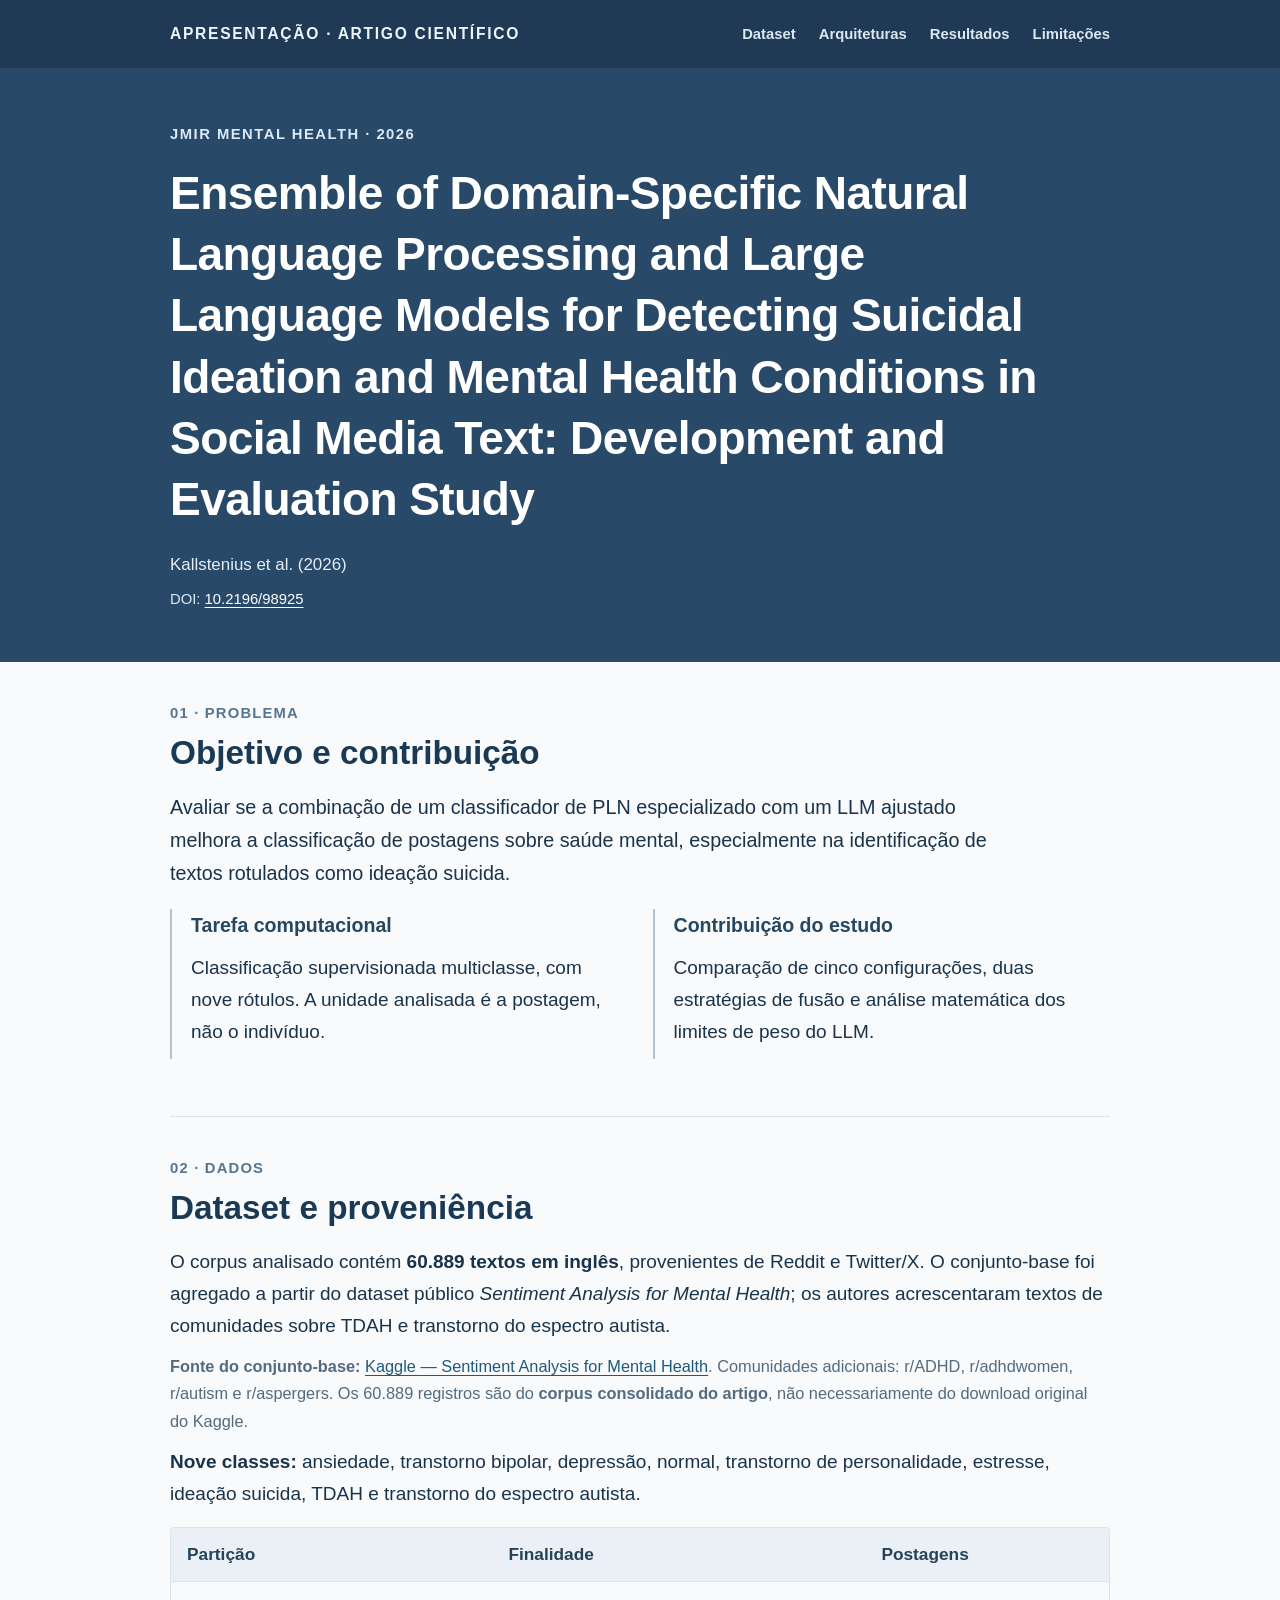
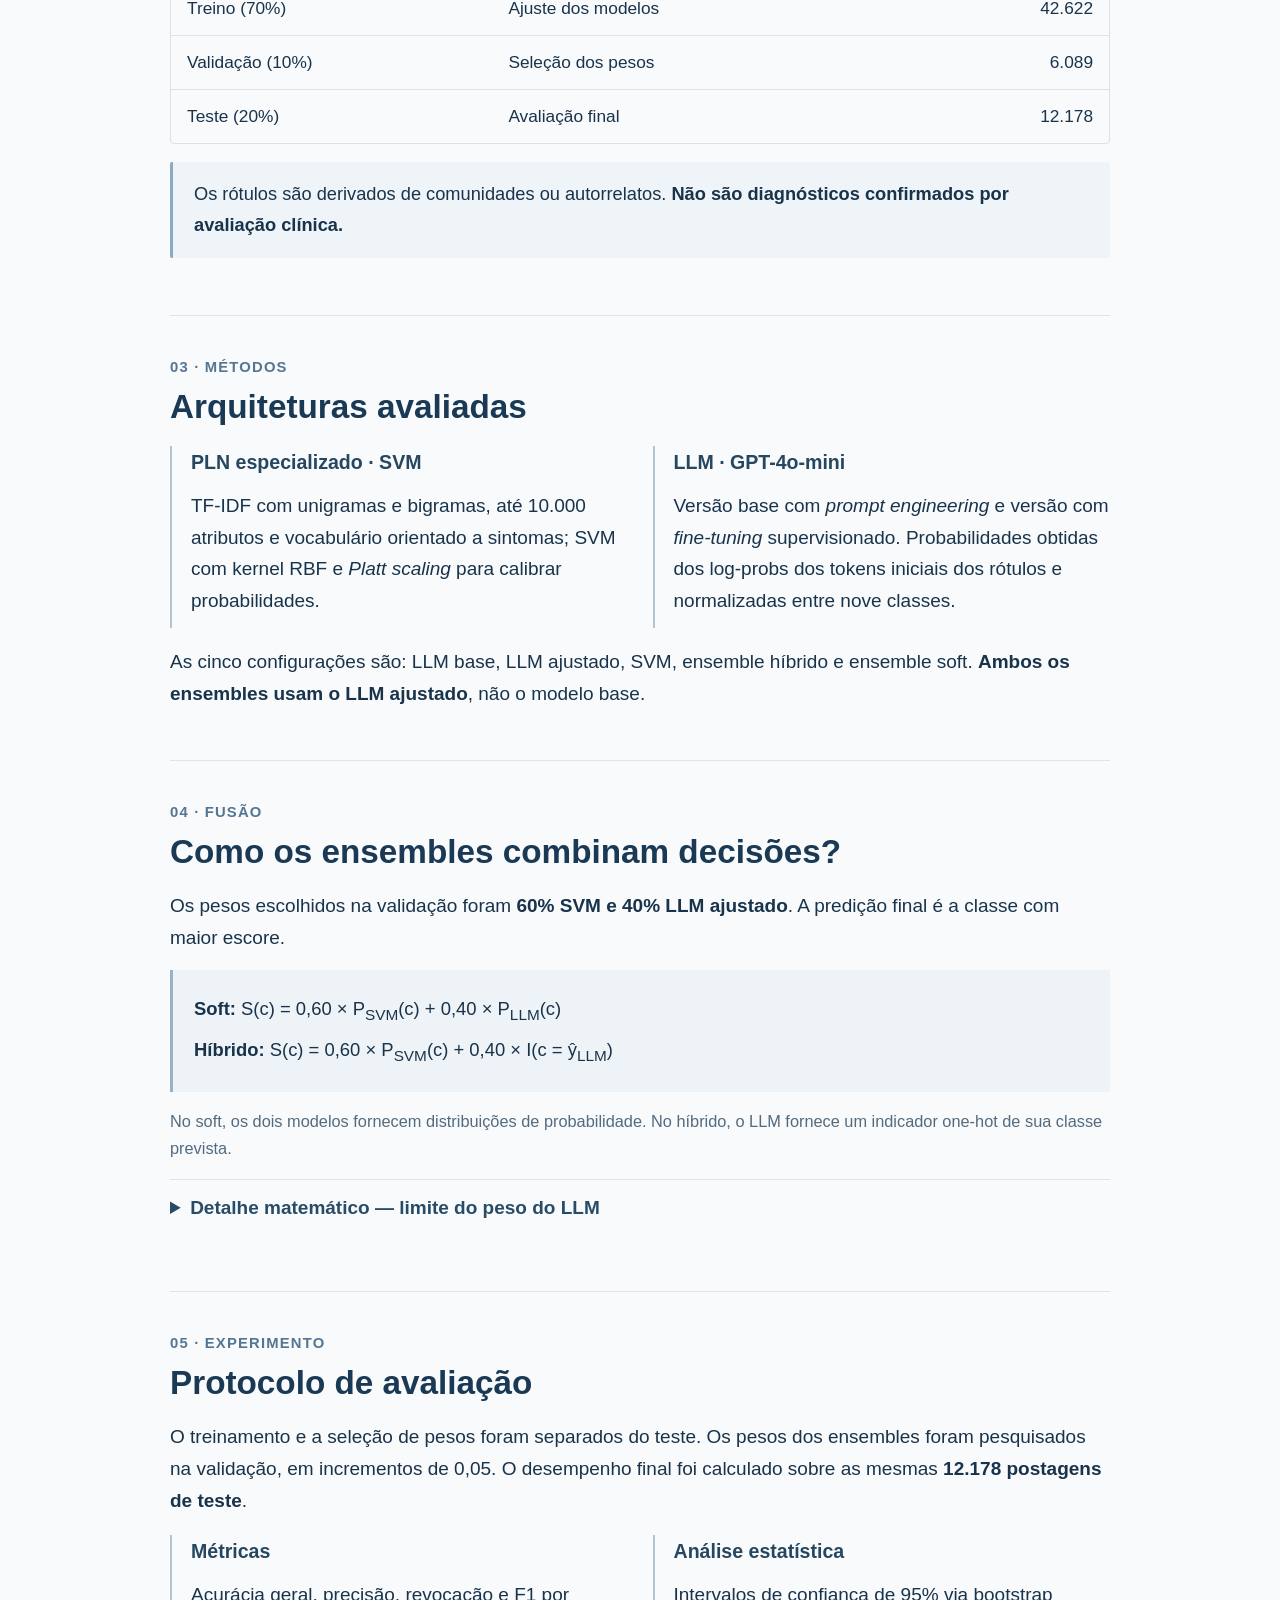
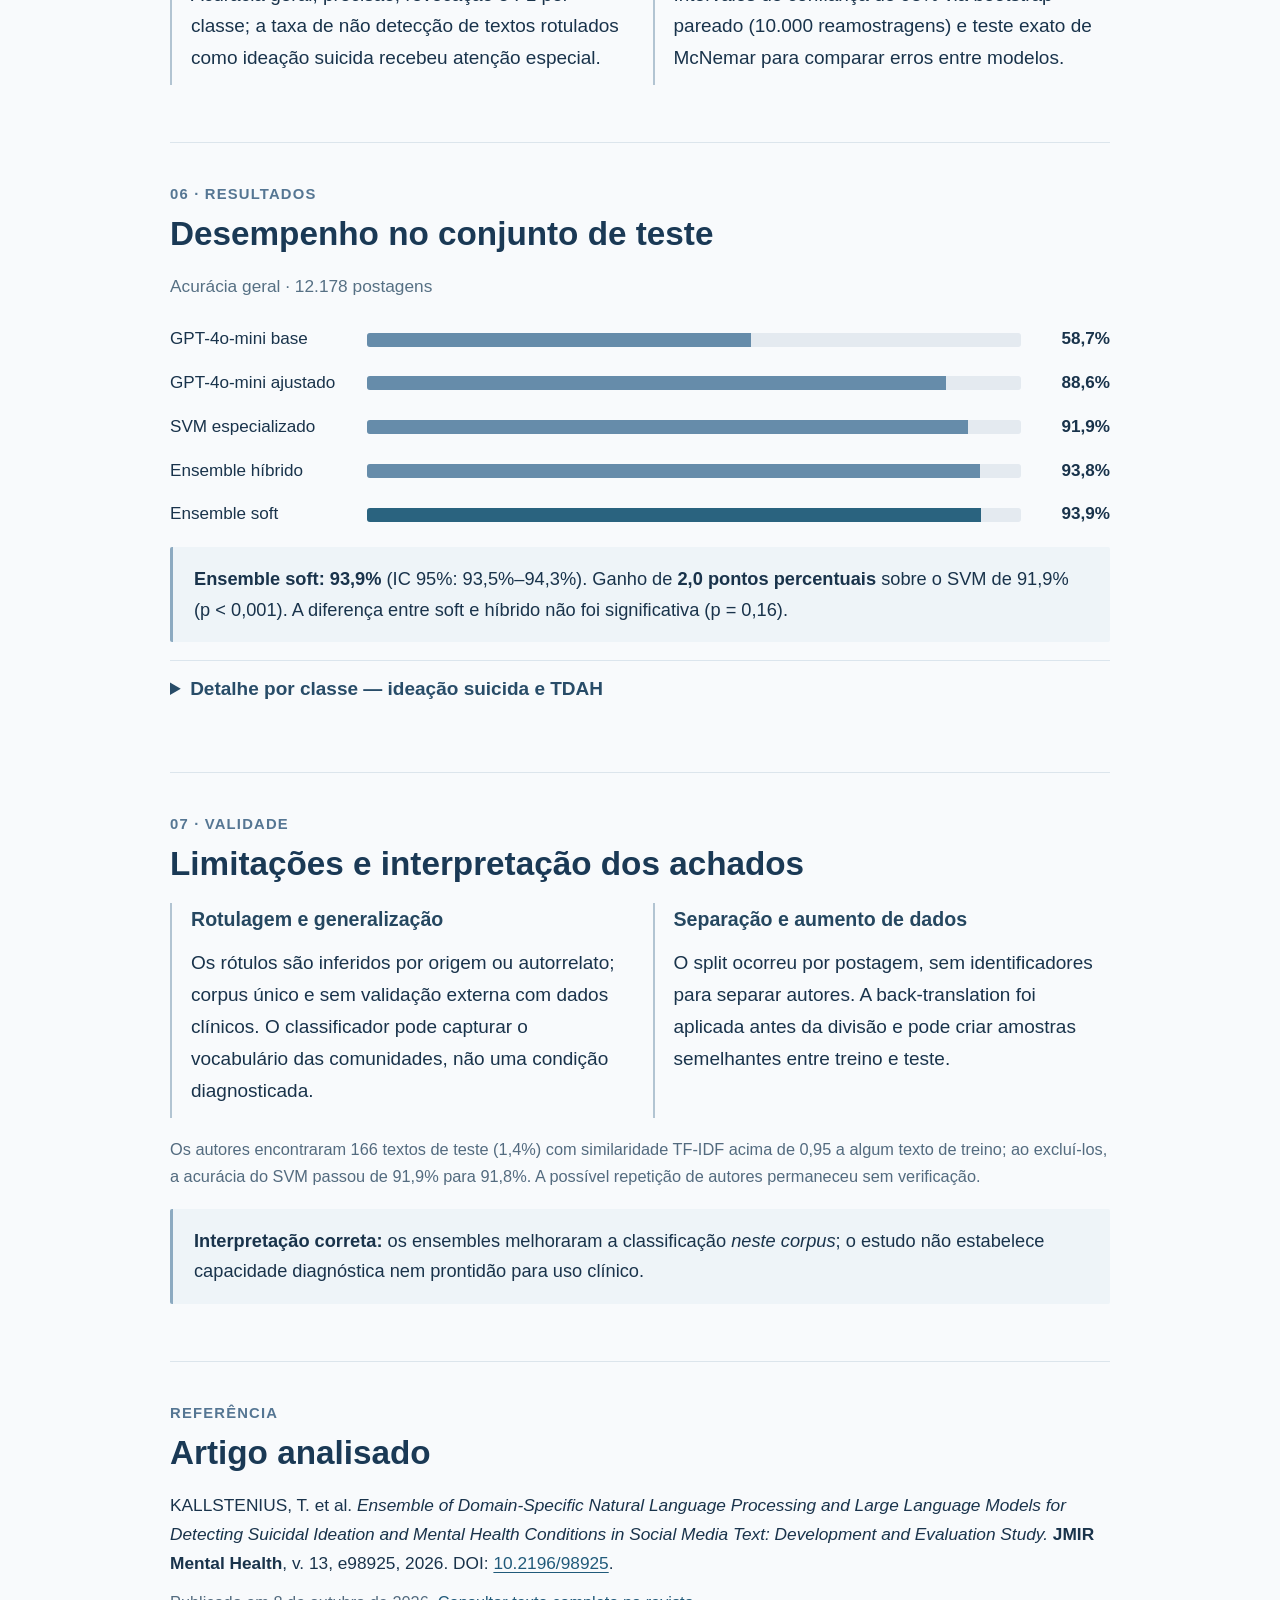
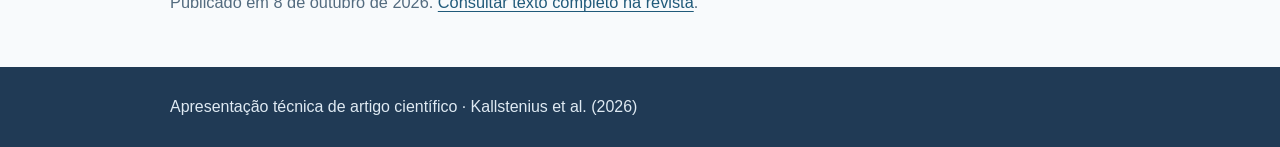
<file: index.html>
<!doctype html><html lang="pt-BR"><head><meta charset="utf-8"><meta name="viewport" content="width=device-width,initial-scale=1"><meta name="theme-color" content="#203a55"><meta name="description" content="Apresentação técnica do artigo de Kallstenius et al. (2026), publicado na JMIR Mental Health."><title>Apresentação — Kallstenius et al. (2026)</title><style>
:root{font-family:Arial,"Segoe UI",system-ui,sans-serif;background:#f8fafc;color:#19334b;font-size:19px;line-height:1.68}*{box-sizing:border-box}html{scroll-behavior:smooth}body{margin:0}a{color:#205a7a;text-underline-offset:3px}a:focus-visible,summary:focus-visible{outline:3px solid #6db5c9;outline-offset:4px}.container{width:min(100% - 52px,940px);margin:auto}.top{background:#203a55;color:#edf5fc}.top .container{display:flex;align-items:center;justify-content:space-between;gap:24px;min-height:68px}.brand{font-size:.82rem;font-weight:800;letter-spacing:.11em}.top nav{display:flex;gap:23px;flex-wrap:wrap}.top nav a{color:#dbe8f1;text-decoration:none;font-size:.78rem;font-weight:700}.hero{padding:54px 0 50px;background:#294969;color:#fff}.hero .meta{font-size:.78rem;letter-spacing:.1em;font-weight:700;color:#d9e9f6;text-transform:uppercase}.hero h1{max-width:870px;font-size:clamp(1.65rem,3.6vw,2.45rem);font-weight:700;line-height:1.33;letter-spacing:-.013em;margin:16px 0 20px}.hero .byline{font-size:.89rem;color:#e6eef6;margin:0}.hero .doi{font-size:.78rem;margin:8px 0 0;color:#d9e8f5}.hero a{color:white}.section{padding:39px 0;border-bottom:1px solid #dce5ec;scroll-margin-top:10px}.section:last-child{border-bottom:0}.number{display:block;font-size:.78rem;color:#557693;letter-spacing:.08em;font-weight:800;margin-bottom:5px}.section h2{color:#1a3955;font-size:clamp(1.34rem,2.6vw,1.82rem);line-height:1.3;margin:0 0 17px}.section h3{font-size:1.03rem;color:#254760;margin:0 0 7px}.section p{margin:11px 0}.lead{font-size:1.04rem;max-width:830px}.two{display:grid;grid-template-columns:repeat(2,minmax(0,1fr));gap:25px;margin:18px 0}.two>div{border-left:2px solid #b2c4d2;padding-left:19px}.muted{font-size:.91rem;color:#567084}.key{background:#eef4f8;border-left:3px solid #8caac1;border-radius:2px;padding:17px 21px;margin:18px 0;font-size:.96rem}.formula{padding:17px 21px;background:#eef3f7;border-left:3px solid #97b1c5;margin:16px 0;font-family:Arial,system-ui,sans-serif;font-size:.97rem;overflow-wrap:anywhere}.formula p{margin:7px 0}.small{font-size:.86rem;color:#536b7f}.tablewrap{overflow-x:auto;border:1px solid #d8e3ea;border-radius:4px;margin:17px 0}.table{width:100%;border-collapse:collapse;font-size:.91rem;min-width:550px}.table th{background:#eaf0f5;color:#254359;font-weight:700}.table th,.table td{padding:12px 16px;text-align:left;border-bottom:1px solid #dbe4eb}.table tbody tr:last-child td{border:0}.table .selected{background:#eff5f8;font-weight:700}.table td:last-child{text-align:right;font-variant-numeric:tabular-nums}.chart{margin:24px 0 14px}.barrow{display:grid;grid-template-columns:180px 1fr 72px;align-items:center;gap:17px;margin:15px 0;font-size:.9rem}.track{background:#e4eaf0;height:14px;border-radius:3px;overflow:hidden}.fill{height:100%;background:#668caa}.barrow.best .fill{background:#2a637f}.barrow strong{text-align:right;font-variant-numeric:tabular-nums}details{margin:16px 0;padding:12px 0;border-top:1px solid #dbe5ed}summary{cursor:pointer;color:#284c68;font-weight:700}details p,details li{font-size:.91rem}.reference{font-size:.91rem}.footer{background:#203a55;color:#dfeaf3;padding:27px 0;font-size:.84rem}.footer a{color:#e8f4ff}@media(max-width:680px){:root{font-size:18px}.container{width:calc(100% - 34px)}.top .container{align-items:flex-start;flex-direction:column;gap:9px;padding:15px 0}.top nav{gap:13px}.hero{padding:43px 0}.two{grid-template-columns:1fr;gap:17px}.section{padding:32px 0}.barrow{grid-template-columns:110px 1fr 59px;gap:9px;font-size:.77rem}.table{font-size:.84rem}}@media(prefers-reduced-motion:reduce){html{scroll-behavior:auto}}
</style></head><body><header class="top"><div class="container"><span class="brand">APRESENTAÇÃO · ARTIGO CIENTÍFICO</span><nav aria-label="Navegação"><a href="#dados">Dataset</a><a href="#modelos">Arquiteturas</a><a href="#resultados">Resultados</a><a href="#limites">Limitações</a></nav></div></header><div class="hero"><div class="container"><div class="meta">JMIR Mental Health · 2026</div><h1>Ensemble of Domain-Specific Natural Language Processing and Large Language Models for Detecting Suicidal Ideation and Mental Health Conditions in Social Media Text: Development and Evaluation Study</h1><p class="byline">Kallstenius et al. (2026)</p><p class="doi">DOI: <a href="https://doi.org/10.2196/98925" target="_blank" rel="noopener">10.2196/98925</a></p></div></div><main class="container"><section class="section" id="objetivo"><span class="number">01 · PROBLEMA</span><h2>Objetivo e contribuição</h2><p class="lead">Avaliar se a combinação de um classificador de PLN especializado com um LLM ajustado melhora a classificação de postagens sobre saúde mental, especialmente na identificação de textos rotulados como ideação suicida.</p><div class="two"><div><h3>Tarefa computacional</h3><p>Classificação supervisionada multiclasse, com nove rótulos. A unidade analisada é a postagem, não o indivíduo.</p></div><div><h3>Contribuição do estudo</h3><p>Comparação de cinco configurações, duas estratégias de fusão e análise matemática dos limites de peso do LLM.</p></div></div></section><section class="section" id="dados"><span class="number">02 · DADOS</span><h2>Dataset e proveniência</h2><p>O corpus analisado contém <strong>60.889 textos em inglês</strong>, provenientes de Reddit e Twitter/X. O conjunto-base foi agregado a partir do dataset público <em>Sentiment Analysis for Mental Health</em>; os autores acrescentaram textos de comunidades sobre TDAH e transtorno do espectro autista.</p><p class="small"><strong>Fonte do conjunto-base:</strong> <a href="https://www.kaggle.com/datasets/suchintikasarkar/sentiment-analysis-for-mental-health" target="_blank" rel="noopener">Kaggle — Sentiment Analysis for Mental Health</a>. Comunidades adicionais: r/ADHD, r/adhdwomen, r/autism e r/aspergers. Os 60.889 registros são do <strong>corpus consolidado do artigo</strong>, não necessariamente do download original do Kaggle.</p><p><strong>Nove classes:</strong> ansiedade, transtorno bipolar, depressão, normal, transtorno de personalidade, estresse, ideação suicida, TDAH e transtorno do espectro autista.</p><div class="tablewrap"><table class="table"><thead><tr><th>Partição</th><th>Finalidade</th><th>Postagens</th></tr></thead><tbody><tr><td>Treino (70%)</td><td>Ajuste dos modelos</td><td>42.622</td></tr><tr><td>Validação (10%)</td><td>Seleção dos pesos</td><td>6.089</td></tr><tr><td>Teste (20%)</td><td>Avaliação final</td><td>12.178</td></tr></tbody></table></div><div class="key">Os rótulos são derivados de comunidades ou autorrelatos. <strong>Não são diagnósticos confirmados por avaliação clínica.</strong></div></section><section class="section" id="modelos"><span class="number">03 · MÉTODOS</span><h2>Arquiteturas avaliadas</h2><div class="two"><div><h3>PLN especializado · SVM</h3><p>TF-IDF com unigramas e bigramas, até 10.000 atributos e vocabulário orientado a sintomas; SVM com kernel RBF e <em>Platt scaling</em> para calibrar probabilidades.</p></div><div><h3>LLM · GPT-4o-mini</h3><p>Versão base com <em>prompt engineering</em> e versão com <em>fine-tuning</em> supervisionado. Probabilidades obtidas dos log-probs dos tokens iniciais dos rótulos e normalizadas entre nove classes.</p></div></div><p>As cinco configurações são: LLM base, LLM ajustado, SVM, ensemble híbrido e ensemble soft. <strong>Ambos os ensembles usam o LLM ajustado</strong>, não o modelo base.</p></section><section class="section" id="fusoes"><span class="number">04 · FUSÃO</span><h2>Como os ensembles combinam decisões?</h2><p>Os pesos escolhidos na validação foram <strong>60% SVM e 40% LLM ajustado</strong>. A predição final é a classe com maior escore.</p><div class="formula"><p><strong>Soft:</strong> S(c) = 0,60 × P<sub>SVM</sub>(c) + 0,40 × P<sub>LLM</sub>(c)</p><p><strong>Híbrido:</strong> S(c) = 0,60 × P<sub>SVM</sub>(c) + 0,40 × I(c = ŷ<sub>LLM</sub>)</p></div><p class="small">No soft, os dois modelos fornecem distribuições de probabilidade. No híbrido, o LLM fornece um indicador one-hot de sua classe prevista.</p><details><summary>Detalhe matemático — limite do peso do LLM</summary><p>Na fusão híbrida, peso do LLM <strong>acima de 50%</strong> faz a previsão coincidir integralmente com a do LLM ajustado. Para os casos em que o SVM acertou e o LLM errou, o limite avaliado com a confiança média do SVM foi de <strong>44,0%</strong>; o peso selecionado, 40%, ficou abaixo desse valor. O limite específico depende das probabilidades calibradas, não é uma garantia universal de segurança.</p></details></section><section class="section" id="protocolo"><span class="number">05 · EXPERIMENTO</span><h2>Protocolo de avaliação</h2><p>O treinamento e a seleção de pesos foram separados do teste. Os pesos dos ensembles foram pesquisados na validação, em incrementos de 0,05. O desempenho final foi calculado sobre as mesmas <strong>12.178 postagens de teste</strong>.</p><div class="two"><div><h3>Métricas</h3><p>Acurácia geral, precisão, revocação e F1 por classe; a taxa de não detecção de textos rotulados como ideação suicida recebeu atenção especial.</p></div><div><h3>Análise estatística</h3><p>Intervalos de confiança de 95% via bootstrap pareado (10.000 reamostragens) e teste exato de McNemar para comparar erros entre modelos.</p></div></div></section><section class="section" id="resultados"><span class="number">06 · RESULTADOS</span><h2>Desempenho no conjunto de teste</h2><p class="muted">Acurácia geral · 12.178 postagens</p><div class="chart" role="img" aria-label="Acurácia de 58,7% para o LLM base; 88,6% para o LLM ajustado; 91,9% para o SVM; 93,8% para o ensemble híbrido; e 93,9% para o ensemble soft."><div class="barrow"><span>GPT-4o-mini base</span><div class="track"><div class="fill" style="width:58.7%"></div></div><strong>58,7%</strong></div><div class="barrow"><span>GPT-4o-mini ajustado</span><div class="track"><div class="fill" style="width:88.6%"></div></div><strong>88,6%</strong></div><div class="barrow"><span>SVM especializado</span><div class="track"><div class="fill" style="width:91.9%"></div></div><strong>91,9%</strong></div><div class="barrow"><span>Ensemble híbrido</span><div class="track"><div class="fill" style="width:93.8%"></div></div><strong>93,8%</strong></div><div class="barrow best"><span>Ensemble soft</span><div class="track"><div class="fill" style="width:93.9%"></div></div><strong>93,9%</strong></div></div><div class="key"><strong>Ensemble soft: 93,9%</strong> (IC 95%: 93,5%–94,3%). Ganho de <strong>2,0 pontos percentuais</strong> sobre o SVM de 91,9% (p &lt; 0,001). A diferença entre soft e híbrido não foi significativa (p = 0,16).</div><details><summary>Detalhe por classe — ideação suicida e TDAH</summary><p>Em textos rotulados como ideação suicida, a taxa de não identificação passou de <strong>32,5% (650/2.000)</strong> no LLM base para <strong>1,9% (37/2.000)</strong> no ensemble híbrido. No SVM, foi <strong>2,0% (40/2.000)</strong>. A diferença híbrido versus SVM <strong>não foi estatisticamente significativa</strong> (p = 0,68). Parte do ganho global do ensemble concentrou-se na classe TDAH, cuja F1 subiu de 78% no SVM para 85% no ensemble.</p></details></section><section class="section" id="limites"><span class="number">07 · VALIDADE</span><h2>Limitações e interpretação dos achados</h2><div class="two"><div><h3>Rotulagem e generalização</h3><p>Os rótulos são inferidos por origem ou autorrelato; corpus único e sem validação externa com dados clínicos. O classificador pode capturar o vocabulário das comunidades, não uma condição diagnosticada.</p></div><div><h3>Separação e aumento de dados</h3><p>O split ocorreu por postagem, sem identificadores para separar autores. A back-translation foi aplicada antes da divisão e pode criar amostras semelhantes entre treino e teste.</p></div></div><p class="small">Os autores encontraram 166 textos de teste (1,4%) com similaridade TF-IDF acima de 0,95 a algum texto de treino; ao excluí-los, a acurácia do SVM passou de 91,9% para 91,8%. A possível repetição de autores permaneceu sem verificação.</p><div class="key"><strong>Interpretação correta:</strong> os ensembles melhoraram a classificação <em>neste corpus</em>; o estudo não estabelece capacidade diagnóstica nem prontidão para uso clínico.</div></section><section class="section" id="referencia"><span class="number">REFERÊNCIA</span><h2>Artigo analisado</h2><p class="reference">KALLSTENIUS, T. et al. <em>Ensemble of Domain-Specific Natural Language Processing and Large Language Models for Detecting Suicidal Ideation and Mental Health Conditions in Social Media Text: Development and Evaluation Study.</em> <strong>JMIR Mental Health</strong>, v. 13, e98925, 2026. DOI: <a href="https://doi.org/10.2196/98925" target="_blank" rel="noopener">10.2196/98925</a>.</p><p class="small">Publicado em 8 de outubro de 2026. <a href="https://mental.jmir.org/2026/1/e98925/" target="_blank" rel="noopener">Consultar texto completo na revista</a>.</p></section></main><footer class="footer"><div class="container">Apresentação técnica de artigo científico · Kallstenius et al. (2026)</div></footer></body></html>
</file>
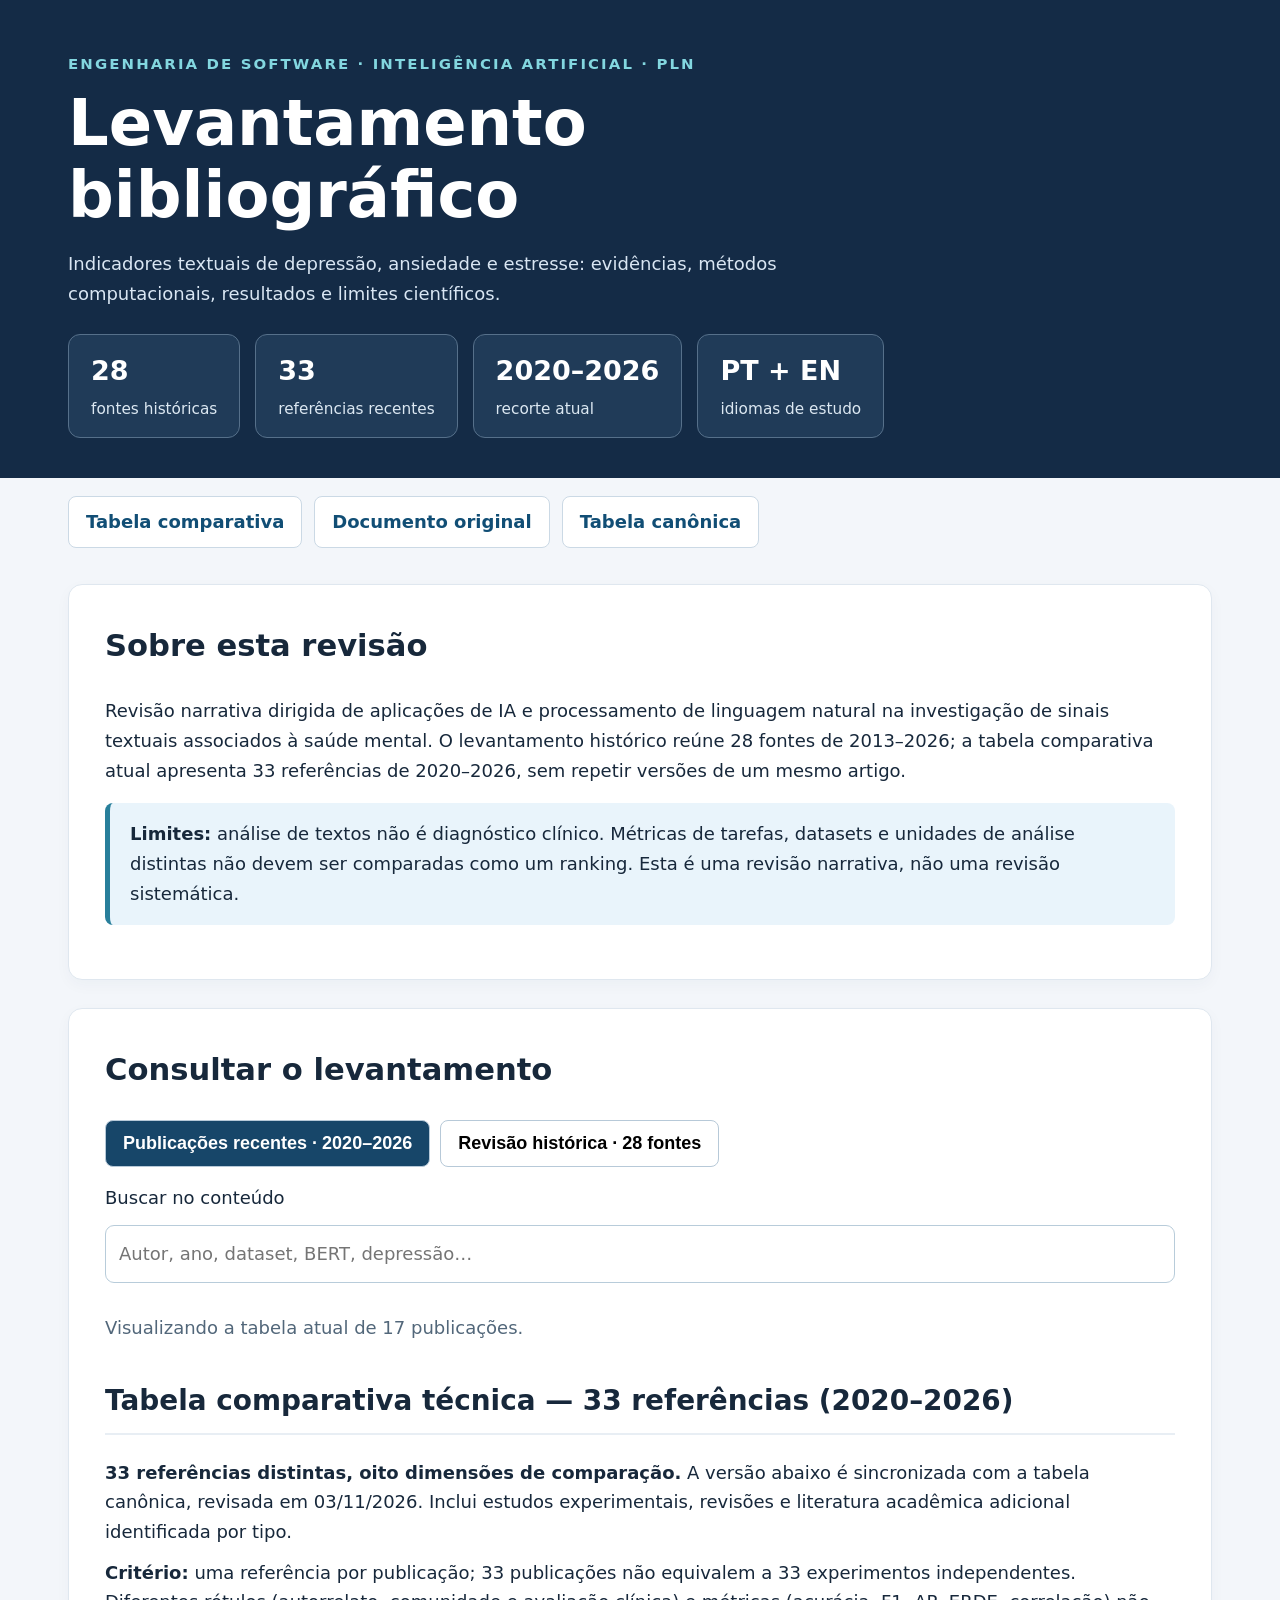
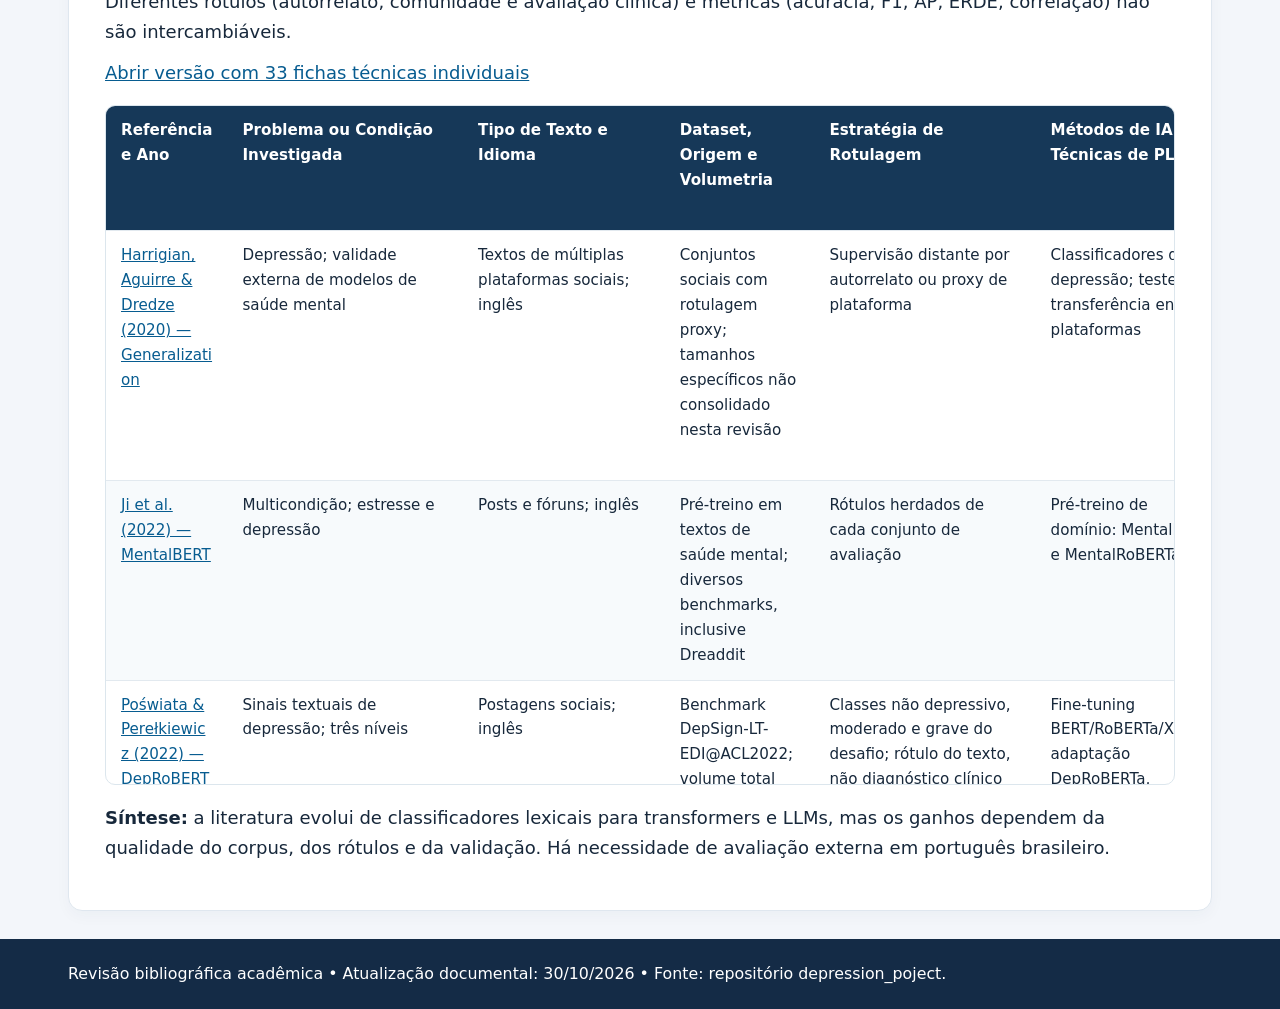
<file: levantamento-bibliografico/index.html>
<!doctype html><html lang="pt-BR"><head><meta charset="utf-8"><meta name="viewport" content="width=device-width,initial-scale=1"><meta name="description" content="Revisão bibliográfica de IA e PLN aplicada a indicadores textuais de depressão, ansiedade e estresse."><title>Levantamento bibliográfico | IA e PLN</title><style>
:root{font-family:system-ui,-apple-system,Segoe UI,Roboto,Arial,sans-serif;color:#17283b;background:#f3f6fa;font-size:18px}*{box-sizing:border-box}body{margin:0;line-height:1.65}.container{max-width:1200px;margin:auto;padding:0 28px}header{background:#142b46;color:white;padding:52px 0 40px}.eyebrow{letter-spacing:.14em;text-transform:uppercase;color:#83d7e0;font-weight:800;font-size:.83rem}h1{font-size:clamp(2.3rem,5vw,3.7rem);line-height:1.13;max-width:850px;margin:10px 0 18px}header p{max-width:850px;color:#d9e6f3}.stats{display:flex;flex-wrap:wrap;gap:15px;margin-top:25px}.stat{border:1px solid #56708a;background:#203b58;padding:14px 22px;border-radius:12px}.stat strong{font-size:1.5rem;display:block;color:white}.stat span{font-size:.85rem;color:#dce8f2}.nav{display:flex;gap:12px;flex-wrap:wrap;padding:18px 0}.nav a,.button{background:#fff;color:#114e75;border:1px solid #cbd9e5;border-radius:8px;padding:10px 17px;text-decoration:none;font-weight:750}.nav a:hover,.button:hover{background:#e1f2fa}main{padding-bottom:70px}.panel{background:white;padding:clamp(20px,3vw,36px);border:1px solid #dfe7ef;border-radius:14px;margin:18px 0 28px;box-shadow:0 5px 15px #1b3d5c09}.panel h2{font-size:1.7rem;margin-top:0}.content h2{border-bottom:2px solid #e8eef4;padding-bottom:8px;margin-top:36px;font-size:1.55rem}.content h3{font-size:1.27rem;margin-top:29px}.content p{margin:11px 0}.content a{color:#075c90;overflow-wrap:anywhere}.content blockquote{border-left:5px solid #2a8fb1;padding:10px 20px;background:#eaf5fa;margin:16px 0}.bullet{padding-left:16px;border-left:2px solid #dde6ee}.table-wrap{overflow-x:auto;max-height:680px;overflow-y:auto;border:1px solid #dce6ed;border-radius:10px;margin:18px 0}table{border-collapse:collapse;width:100%;font-size:.84rem;min-width:900px}th,td{padding:12px 15px;text-align:left;vertical-align:top;border-bottom:1px solid #e2e9ef}th{background:#163858;color:white;position:sticky;top:0}tr:nth-child(even) td{background:#f7fafc}.muted{color:#52677a}.notice{background:#e9f4fb;border-left:5px solid #287f9b;padding:16px 20px;border-radius:8px}.tabs{display:flex;flex-wrap:wrap;gap:10px;margin:16px 0}.tabs button{cursor:pointer;padding:12px 17px;border:1px solid #b7c9d8;background:white;border-radius:8px;font-weight:800;font-size:1rem}.tabs button.active{background:#174669;color:white}.search{width:100%;font:inherit;padding:13px;border:1px solid #b8ccda;border-radius:9px;margin:12px 0}.hidden{display:none!important}footer{background:#142b46;color:white;padding:22px 0;font-size:.88rem}a:focus-visible,button:focus-visible,input:focus-visible{outline:3px solid #e99d33;outline-offset:3px}@media(max-width:600px){.container{padding:0 16px}.panel{padding:18px}.stats{gap:8px}.stat{flex:1 1 130px}header{padding:36px 0 24px}}
</style></head><body><header><div class="container"><div class="eyebrow">Engenharia de Software · Inteligência Artificial · PLN</div><h1>Levantamento bibliográfico</h1><p>Indicadores textuais de depressão, ansiedade e estresse: evidências, métodos computacionais, resultados e limites científicos.</p><div class="stats"><div class="stat"><strong>28</strong><span>fontes históricas</span></div><div class="stat"><strong>33</strong><span>referências recentes</span></div><div class="stat"><strong>2020–2026</strong><span>recorte atual</span></div><div class="stat"><strong>PT + EN</strong><span>idiomas de estudo</span></div></div></div></header><main class="container"><nav class="nav"><a href="../tabelas/comparativo/">Tabela comparativa</a><a href="https://github.com/fernandomarquesaluno-svg/depression_poject/blob/main/docs/revisao_bibliografica_final_28.md">Documento original</a><a href="https://github.com/fernandomarquesaluno-svg/depression_poject/blob/main/tabelas/tabela_comparativa_tecnica.md">Tabela canônica</a></nav><section class="panel"><h2>Sobre esta revisão</h2><p>Revisão narrativa dirigida de aplicações de IA e processamento de linguagem natural na investigação de sinais textuais associados à saúde mental. O levantamento histórico reúne 28 fontes de 2013–2026; a tabela comparativa atual apresenta 33 referências de 2020–2026, sem repetir versões de um mesmo artigo.</p><p class="notice"><strong>Limites:</strong> análise de textos não é diagnóstico clínico. Métricas de tarefas, datasets e unidades de análise distintas não devem ser comparadas como um ranking. Esta é uma revisão narrativa, não uma revisão sistemática.</p></section><section class="panel"><h2>Consultar o levantamento</h2><div class="tabs"><button type="button" id="recent" class="active" aria-pressed="true">Publicações recentes · 2020–2026</button><button type="button" id="history" aria-pressed="false">Revisão histórica · 28 fontes</button></div><label for="search">Buscar no conteúdo</label><input class="search" id="search" type="search" placeholder="Autor, ano, dataset, BERT, depressão…" autocomplete="off"><p class="muted" id="count" aria-live="polite"></p><article class="content" id="recentContent"><h2>Tabela comparativa técnica — 33 referências (2020–2026)</h2><p><strong>33 referências distintas, oito dimensões de comparação.</strong> A versão abaixo é sincronizada com a tabela canônica, revisada em 03/11/2026. Inclui estudos experimentais, revisões e literatura acadêmica adicional identificada por tipo.</p><p><strong>Critério:</strong> uma referência por publicação; 33 publicações não equivalem a 33 experimentos independentes. Diferentes rótulos (autorrelato, comunidade e avaliação clínica) e métricas (acurácia, F1, AP, ERDE, correlação) não são intercambiáveis.</p><p><a href="../tabelas/comparativo/">Abrir versão com 33 fichas técnicas individuais</a></p><div class="table-wrap" role="region" aria-label="Tabela comparativa de 33 referências" tabindex="0"><table><thead><tr><th>Referência e Ano</th><th>Problema ou Condição Investigada</th><th>Tipo de Texto e Idioma</th><th>Dataset, Origem e Volumetria</th><th>Estratégia de Rotulagem</th><th>Métodos de IA e Técnicas de PLN</th><th>Métricas e Resultados Quantitativos</th><th>Limitações Relevantes e Relação com o Projeto</th></tr></thead><tbody><tr><td><a href="https://aclanthology.org/2020.findings-emnlp.337/" target="_blank" rel="noopener noreferrer">Harrigian, Aguirre &amp; Dredze (2020) — Generalization</a></td><td>Depressão; validade externa de modelos de saúde mental</td><td>Textos de múltiplas plataformas sociais; inglês</td><td>Conjuntos sociais com rotulagem proxy; tamanhos específicos não consolidado nesta revisão</td><td>Supervisão distante por autorrelato ou proxy de plataforma</td><td>Classificadores de depressão; testes de transferência entre plataformas</td><td>Na análise de artefatos temporais, a separação desajustada elevou artificialmente o F1 em 3–22% , dependendo do corpus (§5.2.1); não há F1 único para transferência entre plataformas.</td><td>Demonstra confundidores e sobre-estimação por dados proxy; fundamenta validação externa</td></tr><tr><td><a href="https://aclanthology.org/2022.lrec-1.778/" target="_blank" rel="noopener noreferrer">Ji et al. (2022) — MentalBERT</a></td><td>Multicondição; estresse e depressão</td><td>Posts e fóruns; inglês</td><td>Pré-treino em textos de saúde mental; diversos benchmarks, inclusive Dreaddit</td><td>Rótulos herdados de cada conjunto de avaliação</td><td>Pré-treino de domínio: MentalBERT e MentalRoBERTa</td><td>Em Dreaddit : MentalRoBERTa F1 81,76% , MentalBERT F1 80,04% (Tabela 3)</td><td>Resultado específico de benchmark; transferência ao PT-BR não avaliada</td></tr><tr><td><a href="https://aclanthology.org/2022.ltedi-1.40/" target="_blank" rel="noopener noreferrer">Poświata &amp; Perełkiewicz (2022) — DepRoBERTa</a></td><td>Sinais textuais de depressão; três níveis</td><td>Postagens sociais; inglês</td><td>Benchmark DepSign-LT-EDI@ACL2022; volume total não consolidado nesta revisão nesta síntese</td><td>Classes não depressivo, moderado e grave do desafio; rótulo do texto, não diagnóstico clínico</td><td>Fine-tuning BERT/RoBERTa/XLNet, adaptação DepRoBERTa, ensemble</td><td>Macro-F1 0,583 para o ensemble vencedor da tarefa</td><td>Fornece baseline de transformers e modelo especializado; não comparar com classificação clínica individual</td></tr><tr><td><a href="https://www.sciencedirect.com/science/article/pii/S0747563222003235" target="_blank" rel="noopener noreferrer">Kabir et al. (2023) — DEPTWEET</a></td><td>Depressão; gravidade expressa no texto</td><td>Twitter/X; inglês</td><td>40.191 tweets , quatro categorias</td><td>Anotação supervisionada por especialistas; tipologia inspirada em PHQ-9/DSM-5</td><td>BERT, DistilBERT e baselines de classificação</td><td>DistilBERT, AUC-ROC por classe : não deprimido 0,789 ; leve 0,747 ; moderado 0,788 ; grave 0,866 (Tabela 5 do manuscrito).</td><td>Gravidade anotada do tweet não é avaliação clínica do autor</td></tr><tr><td><a href="https://arxiv.org/abs/2309.13567" target="_blank" rel="noopener noreferrer">Yang et al. (2024) — MentaLLaMA; preprint 2023</a></td><td>Multicondição; avaliação interpretável</td><td>Redes sociais; inglês</td><td>105 mil instâncias de instrução IMHI de dez fontes</td><td>Rótulos existentes e explicações geradas/avaliadas</td><td>LLaMA 2, instruction tuning, geração de explicações</td><td>MentaLLaMA-chat-13B: F1 ponderado 75,79% em Dreaddit (Tabela 2); comparar com MentalRoBERTa 81,76% no mesmo benchmark.</td><td>Justificativas geradas não garantem fidelidade clínica</td></tr><tr><td><a href="https://link.springer.com/article/10.1007/s10579-022-09633-0" target="_blank" rel="noopener noreferrer">dos Santos, de Oliveira &amp; Paraboni (2024) — SetembroBR; online 2023</a></td><td>Depressão; ansiedade</td><td>Twitter/X; português brasileiro</td><td>46,8 milhões de tweets; 18.819 usuários ; 3.163 usuários com autorrelato (3.903 ocorrências parcialmente sobrepostas)</td><td>Autorrelato de diagnóstico/tratamento e marco temporal</td><td>Corpus e comparações de modelos textuais e informações de rede</td><td>Artigo de apresentação do corpus : oferece baselines para tarefas específicas; não existe um resultado agregado único do dataset. As métricas dos modelos não são utilizadas sem identificação de tarefa e configuração.</td><td>Dados do mesmo corpus usado no estudo seguinte; não constitui nova coorte</td></tr><tr><td><a href="https://www.linguamatica.com/index.php/linguamatica/pt/article/view/440" target="_blank" rel="noopener noreferrer">Nagamatu &amp; Paraboni (2024)</a></td><td>Depressão; ansiedade; detecção precoce</td><td>Twitter/X; português brasileiro</td><td>Reutiliza SetembroBR ; subconjuntos por condição; não somar usuários como casos independentes</td><td>Autorrelato herdado do corpus de origem</td><td>Modelos tradicionais e abordagem LLM com engenharia de prompts</td><td>GPT_relev: F1-latency 0,24 (depressão) e 0,23 (ansiedade); F1-macro 0,56/0,55 ; antecipação de 436/479 dias (Tabela 5).</td><td>Dependência do mesmo corpus e da proximidade ao momento declarado</td></tr><tr><td><a href="https://aclanthology.org/2024.lrec-main.754/" target="_blank" rel="noopener noreferrer">Mendes &amp; Caseli (2024)</a></td><td>Sinais de depressão (inclui preocupação/ansiedade)</td><td>Facebook de universitários; português brasileiro</td><td>780 posts , 21 sinais , 2.304 ocorrências positivas</td><td>Anotação humana dos sinais; não classifica diagnósticos</td><td>Regressão logística, SVM, BERTimbau, MentalBERT, MentalRoBERTa</td><td>Average Precision : sono 0,900 (regressão logística); preocupação/ansiedade 0,794 (MentalBERT); tristeza 0,745 (BERTimbau); Tabela 5</td><td>Métrica por sinal; corpus pequeno; não avalia estresse como transtorno</td></tr><tr><td><a href="https://doi.org/10.47626/1516-4446-2024-4058" target="_blank" rel="noopener noreferrer">Viduani et al. (2025) — pronomes/LIWC</a></td><td>Depressão</td><td>Áudio transcrito; português brasileiro</td><td>52 jovens ; 13 com depressão maior, 39 controles</td><td>Caracterização clínica + sintomas autorreferidos e avaliados</td><td>LIWC; frequência de pronomes; testes estatísticos</td><td>Pronomes de 1ª pessoa singular: 9,15% vs. 8,02% , p=0,026 ; rho autorrelato 0,366</td><td>Estudo correlacional; não é experimento de fine-tuning de BERTimbau</td></tr><tr><td><a href="https://doi.org/10.1007/s10579-025-09831-6" target="_blank" rel="noopener noreferrer">Pérez et al. (2025) — DepreSym</a></td><td>Sinais específicos de depressão e interpretabilidade</td><td>Sentenças de conteúdos digitais do desafio eRisk; inglês</td><td>21.580 sentenças avaliadas quanto a 21 sintomas BDI-II</td><td>Julgamento de relevância por três avaliadores especialistas, incluindo psicólogo; não diagnóstico do autor</td><td>LLMs como avaliadores, recuperação de informação lexical/densa e re-ranking</td><td>Recuperação de sintomas com ANCE : NDCG@10 = 0,746 e AP@1000 = 0,340 nas consultas baseadas em respostas do BDI-II (Tabela 6). Métricas de busca, não de diagnóstico.</td><td>Valioso para detecção de sinais interpretáveis; dependência do benchmark eRisk e anotações de relevância</td></tr><tr><td><a href="https://doi.org/10.3389/fdgth.2025.1709671" target="_blank" rel="noopener noreferrer">Karpontinis &amp; Soufleri (2025) — DP-CARE</a></td><td>Estresse textual e privacidade em IA</td><td>Reddit / Dreaddit; inglês</td><td>Benchmark Dreaddit, 3.553 segmentos rotulados no corpus de referência</td><td>Rótulos humanos de estresse expresso; não avaliação diagnóstica</td><td>Encoder MentalBERT congelado e classificador com DP-AdamW (privacidade diferencial)</td><td>F1 classe estresse 0,7808 , ε≈3; baseline sem DP F1 0,8058</td><td>Trade-off utilidade/privacidade; o artigo diverge entre resumo e tabela no recall, por isso recall não é reproduzido aqui</td></tr><tr><td><a href="https://doi.org/10.1186/s12889-025-23337-4" target="_blank" rel="noopener noreferrer">Chung et al. (2025) — BERT and BERTopic</a></td><td>Risco de depressão e relatos de situações estressoras</td><td>Mensagens abertas em aplicativo; coreano</td><td>1.332 mensagens , 230 participantes idosos</td><td>Triagem PHQ-9 ≥ 10 ; não equivale a entrevista clínica estruturada</td><td>KcBERT e KLUE BERT; BERTopic para temas e evolução temporal</td><td>KcBERT F1 global reportado 0,87 ; F1 da classe de risco 0,83</td><td>Protocolo reporta split por mensagens; examinar possível dependência entre mensagens da mesma pessoa</td></tr><tr><td><a href="https://pubmed.ncbi.nlm.nih.gov/42134742/" target="_blank" rel="noopener noreferrer">Viduani et al. (2026) — estudo experimental GPT-4o</a></td><td>Depressão</td><td>Fala cotidiana transcrita; português brasileiro</td><td>30 adolescentes (15 com depressão maior, 15 controles); coleta de 14 dias</td><td>Diagnóstico de psiquiatra infantojuvenil com procedimentos padrão-ouro</td><td>GPT-4o por prompting; comparação com 12 modelos GPT</td><td>Acurácia 86,6% (IC95% 70,3–95,6%); sensibilidade 100% ; especificidade 73,3%</td><td>n=30 e grupos extremos; não emprega BERTimbau+LIWC ou laudos como texto de entrada</td></tr><tr><td><a href="https://www.frontiersin.org/journals/digital-health/articles/10.3389/fdgth.2026.1790533/full" target="_blank" rel="noopener noreferrer">AlSaad, Alshakhs &amp; Thomas (2026)</a></td><td>Subtipos de depressão; seis classes textuais</td><td>Twitter/X; inglês</td><td>14.983 tweets</td><td>Curadoria/anotação textual; sem confirmação diagnóstica por pessoa</td><td>LLMs few-shot; encoders fine-tuned (RoBERTa, DeBERTa e outros)</td><td>RoBERTa-large : macro-F1 0,957 , acurácia 0,954 no teste (Tabela 2)</td><td>Taxonomia textual, não avaliação psiquiátrica; um domínio</td></tr><tr><td><a href="https://mental.jmir.org/2026/1/e98925/" target="_blank" rel="noopener noreferrer">Kallstenius et al. (2026)</a></td><td>Multicondição; depressão, ansiedade, estresse e outras</td><td>Reddit e Twitter/X; inglês</td><td>60.889 textos ; 9 classes ; treino 42.622, validação 6.089, teste 12.178</td><td>Comunidade de origem ou autodeclaração</td><td>TF-IDF + SVM RBF; GPT-4o-mini base/ajustado; 2 ensembles</td><td>Acurácia teste: 0,939 (soft), 0,938 (híbrido), 0,919 (SVM), 0,886 (GPT ajustado)</td><td>Split por post e back-translation pré-split; ausência de avaliação clínica externa</td></tr><tr><td><a href="https://pubmed.ncbi.nlm.nih.gov/41825397/" target="_blank" rel="noopener noreferrer">Viduani et al. (2026) — revisão de escopo</a></td><td>Depressão; métodos de análise linguística</td><td>Literatura internacional; idiomas diversos</td><td>180 estudos incluídos de 27.967 registros</td><td>Auditoria da referência diagnóstica nos estudos incluídos</td><td>Revisão de recursos lexicais, LIWC, PLN, transformers e LLMs</td><td>20,5% com instrumento diagnóstico padrão-ouro; 64,2% das amostras em inglês</td><td>Síntese da evidência, não produz classificador nem F1 próprio</td></tr><tr><td><a href="https://aclanthology.org/2026.healing-1.27/" target="_blank" rel="noopener noreferrer">Alqahtani, Kayi &amp; Diab (2026) — StressRoBERTa</a></td><td>Estresse crônico autorreportado; transferência de depressão/ansiedade/PTSD</td><td>Tweets e posts de redes sociais; inglês</td><td>Pré-treino em 108 milhões de palavras do Stress-SMHD; avaliação SMM4H 2022 e Dreaddit</td><td>Histórico de diagnósticos autorreportados para pré-treino; rótulos de estresse dos benchmarks</td><td>RoBERTa com pré-treino contínuo entre condições e fine-tuning na tarefa de estresse</td><td>F1 0,82 no SMM4H 2022 e 0,81 no Dreaddit</td><td>Estudo 2026 diretamente ligado às três condições; resultados por corpus, sem validade clínica externa</td></tr><tr><td><a href="https://doi.org/10.5753/dsw.2024.243994" target="_blank" rel="noopener noreferrer">Herculano et al. (2024) — DepreRedditBR</a></td><td>Depressão; construção de corpus especializado</td><td>Reddit; português brasileiro</td><td>DepreRedditBR: 509.675 postagens textuais em português brasileiro; recurso apresentado no DSW 2024.</td><td>Seleção de conteúdo relacionado à depressão; não equivale a confirmação de diagnóstico clínico do autor.</td><td>Tarefa: Construção de dataset e apoio ao pré-treinamento e à classificação de intensidade de sinais depressivos. Modelos e representações: Corpus para pré-treinamento de modelo de linguagem de domínio; aplicação posterior em classificação textual.</td><td>Contribuição principal: conjunto de 509.675 instâncias. Não atribuir a esse artigo uma acurácia única de diagnóstico.</td><td>Conteúdo e amostragem de rede social não constituem padrão-ouro clínico.</td></tr><tr><td><a href="https://doi.org/10.5753/sbbd.2025.247283" target="_blank" rel="noopener noreferrer">Herculano et al. (2025) — Comparação DepreBERTBR</a></td><td>Gravidade expressa em textos depressivos</td><td>Textos em português brasileiro</td><td>Dados textuais em português brasileiro utilizados para avaliar o DepreBERTBR; volumetria não confirmada no resumo.</td><td>Quatro classes textuais: ausente, leve, moderada e grave; não são diagnósticos individualizados.</td><td>Tarefa: Classificação supervisionada multiclasse. Modelos e representações: DepreBERTBR especializado versus modelos de linguagem monolíngues e multilíngues de domínio geral.</td><td>Os autores relatam F1-score competitivo e semelhante ao dos comparadores; valor único não confirmado no resumo.</td><td>A comparação depende das mesmas classes, partições e critérios de rotulagem.</td></tr><tr><td><a href="https://doi.org/10.1109/ACCESS.2025.3583259" target="_blank" rel="noopener noreferrer">Santos et al. (2025) — Mixture of Experts</a></td><td>Predição de depressão e ansiedade</td><td>Twitter/X em português brasileiro e Reddit em inglês</td><td>Dois domínios de mídia social; volumes por plataforma não confirmados no resumo.</td><td>Dados dos corpora e avaliação humana por especialistas; não generalizar para diagnóstico clínico confirmado.</td><td>Tarefa: Predição de condições por dados textuais e não textuais; avaliação entre plataformas e idiomas. Modelos e representações: Modelos de linguagem em arquitetura mixture-of-experts (MoE), com atributos textuais e sociais.</td><td>Melhorias ante trabalhos anteriores segundo autores, com métricas computacionais e avaliação humana; não utilizar métrica agregada não apresentada.</td><td>Heterogeneidade de domínio, idioma e rotulagem afeta a transferência.</td></tr><tr><td><a href="https://doi.org/10.3389/fpsyg.2025.1612769" target="_blank" rel="noopener noreferrer">Mao &amp; Han (2025) — TextGCN com emoção</a></td><td>Classificação de sinais depressivos</td><td>Postagens de redes sociais; múltiplos benchmarks</td><td>Cinco conjuntos de avaliação de mídias sociais relatados no artigo; tamanhos variam conforme corpus.</td><td>Rótulos fornecidos por cada benchmark, sem equivalência automática a diagnóstico clínico.</td><td>Tarefa: Classificação de textos com sinais de depressão. Modelos e representações: TextGCN enriquecido com representações emocionais derivadas de modelos de linguagem especializados.</td><td>Ganhos relatados frente a configurações de referência; não consolidar resultados de datasets distintos em um F1 único.</td><td>Dependência de corpus, estratégias de anotação e linguagem.</td></tr><tr><td><a href="https://doi.org/10.1016/j.osnem.2025.100311" target="_blank" rel="noopener noreferrer">Shah et al. (2025) — Fine-tuning de LLMs</a></td><td>Detecção textual de depressão</td><td>Postagens em redes sociais; idioma não estabelecido com segurança no resumo</td><td>Base de depressão reutilizada de estudos anteriores; total não confirmado na síntese.</td><td>Rótulos binários de conteúdo depressivo ou não depressivo da base utilizada.</td><td>Tarefa: Classificação binária de postagens. Modelos e representações: GPT-3.5 Turbo 1106 e LLaMA2-7B ajustados; avaliação zero-shot/few-shot.</td><td>No protocolo few-shot relatado: 96,4% de acurácia para GPT-3.5 ajustado e 87,1% para LLaMA2-7B; não comparável diretamente a outros datasets.</td><td>Desempenho no corpus avaliado não valida uso diagnóstico.</td></tr><tr><td><a href="https://doi.org/10.3390/ai6070157" target="_blank" rel="noopener noreferrer">Hussain et al. (2025) — Gravidade em quatro níveis</a></td><td>Gravidade de sinais depressivos</td><td>Reddit; textos em inglês</td><td>Postagens de Reddit categorizadas em mínimo, leve, moderado e grave; total exato não reproduzido nesta síntese.</td><td>Quatro classes definidas no dataset; não inferir avaliação clínica individual.</td><td>Tarefa: Classificação multiclasse de gravidade textual. Modelos e representações: Dez classificadores clássicos com GloVe/Word2Vec e dez transformers, incluindo MentalBERT.</td><td>F1 relatado: MentalBERT 97,31%; XGBoost + GloVe 94,01%, dentro do protocolo do estudo.</td><td>Comparações externas exigem mesma tarefa, classes e divisão dos dados.</td></tr><tr><td><a href="https://doi.org/10.1109/ACCESS.2025.3530862" target="_blank" rel="noopener noreferrer">Tahir et al. (2025) — Revisão ML/DL</a></td><td>Depressão; síntese do campo</td><td>Revisão de estudos de redes sociais, incluindo Twitter/X, Reddit e outras plataformas</td><td>Múltiplos corpora analisados na literatura; não se trata de um corpus de teste único.</td><td>Analisa diferenças de anotação e rotulagem entre estudos; não gera rótulos próprios.</td><td>Tarefa: Revisão de técnicas e datasets para detecção de depressão. Modelos e representações: Mapeamento de ML e DL, representações e arquiteturas; discussão de desafios.</td><td>Revisão sem acurácia ou F1 experimental próprio.</td><td>Evidência secundária; exclui algumas famílias de métodos e se concentra em redes sociais.</td></tr><tr><td><a href="https://doi.org/10.3390/electronics15030598" target="_blank" rel="noopener noreferrer">Jin &amp; Zhang (2026) — Multitarefa guiada por DSM-5</a></td><td>Depressão, sintomas e gravidade</td><td>Weibo; chinês</td><td>WU3D: 32.570 usuários e cerca de 2,19 milhões de postagens; 1.390 usuários no grupo de depressão e 31.180 controles, conforme artigo.</td><td>O artigo descreve entrevistas clínicas e PHQ-9 para o grupo de depressão, com anotação especializada.</td><td>Tarefa: Detecção binária, reconhecimento multirrótulo de sintomas e classificação da gravidade. Modelos e representações: BERT chinês + Bi-LSTM + atenção hierárquica + características temporais e tópicos LDA; treinamento multitarefa guiado por DSM-5.</td><td>F1 principal de 91,8% no WU3D, contra 85,6% do BERT-base, conforme autores.</td><td>Uma população e plataforma específicas; não supõe validade clínica externa ou em português.</td></tr><tr><td><a href="https://doi.org/10.1609/aaai.v40i46.41283" target="_blank" rel="noopener noreferrer">Tang et al. (2026) — AI in the Wild (metanálise)</a></td><td>Depressão; metanálise de resultados de IA</td><td>67 estudos publicados entre 2022 e 2025; diferentes idiomas e plataformas</td><td>Síntese de 67 estudos empíricos, não uma nova base de postagens.</td><td>Analisa procedência dos rótulos como moderador metodológico.</td><td>Tarefa: Metanálise de desempenho, fatores de heterogeneidade e avaliação alinhada a critérios psicológicos. Modelos e representações: Comparação de técnicas tradicionais, transformers e modelos multimodais.</td><td>Desempenho agregado descrito pelos autores como r≈0,80; não é acurácia, nem F1 de classificador individual.</td><td>Heterogeneidade de estudos e diferença entre tarefa computacional e validade clínica.</td></tr><tr><td><a href="https://aclanthology.org/2024.clpsych-1.15/" target="_blank" rel="noopener noreferrer">Chim et al. (2024) — CLPsych Shared Task</a></td><td>Evidências textuais de risco suicida</td><td>Reddit/r/SuicideWatch; inglês</td><td>Amostra anotada de 125 usuários; postagens de Reddit e níveis de risco predefinidos.</td><td>Risco predefinido em três níveis (baixo, moderado e alto); evidências textuais anotadas para avaliação das subtarefas.</td><td>Tarefa: Extração de trechos de evidência e sumarização de evidências de risco. Modelos e representações: Benchmark de sistemas com LLMs abertos; comparação por BERTScore e inferência textual.</td><td>O artigo introduz protocolo e métricas de avaliação das duas subtarefas; não reportar um único F1 de diagnóstico.</td><td>Níveis de risco atribuídos no benchmark não equivalem a decisão clínica automatizada.</td></tr><tr><td><a href="https://doi.org/10.2196/87138" target="_blank" rel="noopener noreferrer">Yu et al. (2026) — MIND e detecção precoce</a></td><td>Detecção precoce de depressão</td><td>Reddit; inglês</td><td>Benchmark eRisk 2017; sequências temporais de postagens por usuário.</td><td>Grupos deprimido/controle do eRisk baseados em registros e autorrelatos disponíveis no benchmark.</td><td>Tarefa: Predição sequencial no nível de usuário e identificação precoce de risco. Modelos e representações: MIND: padrões temporais de postagem e filtragem/análise por LLM.</td><td>A análise de ablação relata F1-ERD 0,671; ERDE5 0,080 e ERDE50 0,069 para MIND.</td><td>Horários de postagem são proxies de atividade, não medidas diretas de sono ou diagnóstico.</td></tr><tr><td><a href="https://aclanthology.org/2025.clpsych-1.4/" target="_blank" rel="noopener noreferrer">Mandal et al. (2025) — QuestMF</a></td><td>Gravidade de depressão em entrevistas</td><td>Entrevistas multimodais; inglês</td><td>E-DAIC; dados de entrevista com modalidades combinadas.</td><td>Escores de avaliação de depressão por questionários/entrevistas no benchmark; a predição é de gravidade, não diagnóstico clínico novo.</td><td>Tarefa: Predição ordinal de gravidade e de respostas por pergunta. Modelos e representações: QuestMF (fusão multimodal por questão) e função de perda ImbOLL para desequilíbrio e ordinalidade.</td><td>Desempenho comparável ao estado da arte no E-DAIC, segundo os autores; não reproduzir número sem especificar a métrica e a configuração.</td><td>Avaliação circunscrita ao benchmark de entrevista, distinta de redes sociais.</td></tr><tr><td><a href="https://doi.org/10.11606/T.100.2025.tde-12062025-101544" target="_blank" rel="noopener noreferrer">Wesley Ramos dos Santos (2025) — Predição de transtornos de saúde mental</a></td><td>Depressão e ansiedade</td><td>Twitter/X em português brasileiro e Reddit em inglês</td><td>SetembroBR e corpus de Reddit para transferência entre domínios.</td><td>Autorrelatos de diagnóstico/tratamento para seleção dos indivíduos; parcela do corpus em português avaliada por especialistas humanos.</td><td>Tarefa: Predição no nível de usuário a partir de timelines; transferência entre domínio e idioma. Modelos e representações: Filtros de relevância, atributos textuais/não textuais e comitês de classificadores.</td><td>A tese descreve avaliação computacional e humana, sem uma métrica numérica única confirmada nesta ficha.</td><td>Tese de doutorado, não artigo de periódico; possível sobreposição temática e de recursos com Santos et al. (2025).</td></tr><tr><td><a href="https://repositorio.ufscar.br/items/e2916bfc-974c-4b67-b96e-f0d67065827c" target="_blank" rel="noopener noreferrer">Figueiredo (2026) — Dados sintéticos em saúde mental</a></td><td>Sintomas de depressão; geração sintética e privacidade</td><td>Corpus Amive; português brasileiro</td><td>Amive: textos anonimizados anotados por sintomas; volume não confirmado no resumo da instituição.</td><td>Anotações de sintomas provenientes do corpus Amive; foco de avaliação no sintoma tristeza/humor deprimido.</td><td>Tarefa: Paráfrase sintética, similaridade textual e avaliação extrínseca de classificação binária. Modelos e representações: Retrotradução, PEGASUS, BERTScore com BERTimbau; baselines LR, SVM, Naive Bayes e Random Forest.</td><td>Utilidade classificatória em geral preservada, mas perda de precisão em transferência sintético→real e alterações de nuances discursivas.</td><td>Trabalho de conclusão de curso, não artigo revisado por pares; apenas parte dos sintomas foi estudada.</td></tr><tr><td><a href="https://doi.org/10.1007/s44192-026-00368-w" target="_blank" rel="noopener noreferrer">Bhatt et al. (2026) — Revisão entre plataformas</a></td><td>Depressão, ansiedade, TEPT; generalização entre plataformas</td><td>Literatura sobre diferentes plataformas e idiomas</td><td>Revisão de datasets e tarefas de mídias sociais; sem novo conjunto de avaliação próprio.</td><td>Discute heterogeneidade da anotação e das populações entre estudos.</td><td>Tarefa: Revisão narrativa de métodos, datasets, transferência e ética. Modelos e representações: Panorama de BERT, RoBERTa e outros métodos de PLN para análise de saúde mental.</td><td>Síntese secundária, sem acurácia ou F1 experimental único.</td><td>A heterogeneidade dos estudos impede comparações quantitativas diretas.</td></tr><tr><td><a href="https://doi.org/10.2196/69284" target="_blank" rel="noopener noreferrer">Jin et al. (2025) — Scoping Review de LLMs</a></td><td>Aplicações de LLMs em saúde mental</td><td>Literatura internacional, diferentes idiomas e contextos clínicos/digitais</td><td>Revisão de escopo: 95 artigos incluídos de 4.859 registros examinados em sete bases.</td><td>Consolida tipos de ground truth empregados nos estudos; não produz rótulos originais.</td><td>Tarefa: Mapeamento de triagem, detecção, tratamento e aconselhamento apoiado por LLMs. Modelos e representações: Famílias de LLMs e estratégias de uso; estudos de detecção e intervenções.</td><td>67/95 artigos abordam triagem/detecção; 33/95 tratam especificamente de detecção/classificação de depressão, segundo a revisão.</td><td>Revisão secundária com grande heterogeneidade de tarefas e desenhos; não implica eficácia clínica comprovada.</td></tr></tbody></table></div><p><strong>Síntese:</strong> a literatura evolui de classificadores lexicais para transformers e LLMs, mas os ganhos dependem da qualidade do corpus, dos rótulos e da validação. Há necessidade de avaliação externa em português brasileiro.</p></article><article class="content hidden" id="historyContent"><h2>Indicadores textuais de depressão, ansiedade e estresse</h2>
<p><strong>Revisão bibliográfica narrativa dirigida · 28 fontes bibliográficas distintas · 2013–2026 · 30 de outubro de 2026</strong></p>
<blockquote>Esta é uma revisão narrativa dirigida, não revisão sistemática ou metanálise. Inclui 27 publicações e 1 recurso oficial de benchmark, e não 28 coortes independentes. O catálogo [comparativo canônico](../tabelas/tabela_comparativa_tecnica.md) contém uma linha por fonte, com métricas, corpora e limitações.</blockquote>
<h3>Resumo</h3>
<p>Esta revisão bibliográfica narrativa dirigida analisa o emprego de inteligência artificial (IA) e processamento de linguagem natural (PLN) para identificar indicadores textuais de depressão, ansiedade e estresse, contemplando pesquisas baseadas em textos em português e em inglês. O levantamento abrange 28 fontes bibliográficas distintas, de 2013 a 2026: 27 publicações e um recurso oficial de benchmark. Os estudos são comparados quanto à origem e ao idioma dos textos, unidade de análise, estratégia de rotulagem, arquitetura computacional, métricas e ameaças à validade. A síntese examina métodos lexicais, redes neurais, transformers, LLMs e ensembles, destacando desafios comuns aos dois contextos linguísticos, como validade dos rótulos, generalização entre plataformas e línguas, disponibilidade de dados e reprodutibilidade. Trabalhos em outros idiomas são considerados quando contribuem para a avaliação metodológica. Os resultados não são agregados em metanálise, e a identificação de sinais textuais não equivale a diagnóstico clínico.</p>
<p><strong>Palavras-chave:</strong> inteligência artificial; PLN; saúde mental; depressão; ansiedade; estresse.</p>
<h3>1. Introdução</h3>
<p>Redes sociais, fóruns e mensagens de aplicativos tornaram possível investigar características da linguagem relacionadas a estados psicológicos. Entretanto, a origem do texto, a finalidade original da publicação e a forma de rotulagem mudam o significado do que está sendo predito. Classificar uma postagem em uma categoria temática, predizer um autorrelato e identificar o diagnóstico atribuído por avaliação psiquiátrica são tarefas relacionadas, mas conceitualmente distintas.</p>
<p>A questão orientadora é: <strong>como as abordagens de IA e PLN investigam indicadores linguísticos de depressão, ansiedade e estresse, e quais condições limitam a confiabilidade dos seus resultados?</strong> O objetivo é comparar métodos, resultados e limitações de estudos com textos em português e em inglês, incluindo questões de comparabilidade e generalização entre idiomas e plataformas.</p>
<h3>2. Metodologia do levantamento</h3>
<p>O levantamento bibliográfico foi dirigido, com recorte de 2013 a 30/10/2026. Foram consultados registros de editoras e periódicos, ACL Anthology, PubMed, portais oficiais de conferências e páginas de benchmarks. Foram incluídos estudos relevantes por contribuição técnica, corpus, rotulagem, avaliação temporal, validade clínica, interpretação de sinais ou proteção dos dados.</p>
<p>A unidade de contagem é a <strong>fonte bibliográfica</strong>. Publicações de conferência e versões preliminares do mesmo artigo não são somadas duas vezes; por outro lado, estudos diferentes que utilizam SetembroBR, SMHD, Dreaddit ou eRisk são preservados como artigos distintos, sem considerá-los conjuntos de participantes independentes. Os campos avaliados são: condição, idioma, unidade de análise, corpus, ground truth, método, métrica e limitações. Quando um escore específico não pôde ser associado de forma inequívoca à tarefa e ao modelo, manteve-se <strong>N/D</strong>.</p>
<p><strong>Limitação do método:</strong> não houve busca exaustiva pré-registrada, dupla triagem independente, avaliação formal do risco de viés nem meta-análise. A revisão não deve ser descrita como sistemática.</p>
<h3>3. Trabalhos relacionados: evolução técnica</h3>
<h4>3.1 Abordagens lexicais, benchmarking e modelos multitarefa</h4>
<p>De Choudhury et al. (2013) exploraram indicadores linguísticos e comportamentais em Twitter com supervisão a partir de medidas psicométricas e autorrelatos. Coppersmith et al. (2015) estruturaram uma shared task para depressão e PTSD. O benchmark eRisk (2017) introduziu a avaliação sequencial da detecção precoce, incluindo a métrica ERDE e penalização de atraso. Benton, Mitchell e Hovy (2017) estudaram aprendizado multitarefa, enquanto Yates, Cohan e Goharian (2017) distinguiram avaliação de posts e de usuários.</p>
<h4>3.2 Recursos de dados e validade</h4>
<p>Cohan et al. (2018) apresentaram SMHD, com autorrelatos em múltiplas condições. Husseini Orabi et al. (2018) compararam arquiteturas profundas com dados limitados. Pirina e Çöltekin (2018) mostraram como a seleção dos corpora altera o resultado. Eichstaedt et al. (2018) relacionaram linguagem de Facebook a diagnósticos registrados em prontuários (AUC 0,69; 0,72 em janela de seis meses), e Merchant et al. (2019) estudaram 21 categorias médicas em 999 participantes. A presença de prontuário não torna essas fontes equivalentes a avaliação psiquiátrica estruturada.</p>
<h4>3.3 Estresse e generalização</h4>
<p>Turcan e McKeown (2019) criaram o Dreaddit, com segmentos anotados quanto à expressão de estresse. Harrigian, Aguirre e Dredze (2020) observaram perda substancial de desempenho na transferência de classificadores de depressão entre plataformas, reforçando o risco de confundidores.</p>
<h4>3.4 Transformers e LLMs</h4>
<p>Ji et al. (2022) apresentaram MentalBERT/MentalRoBERTa, com adaptação de domínio. Poświata e Perełkiewicz (2022) combinaram DepRoBERTa e ensemble para três classes de sinais de depressão (macro-F1 0,583). Kabir et al. (2023) publicaram DEPTWEET, com 40.191 tweets anotados por gravidade expressa. Yang et al. (2024) apresentaram MentaLLaMA e um dataset de 105 mil instruções, incluindo explicações; estas não equivalem a evidência de fidelidade causal.</p>
<h4>3.5 Português brasileiro e verificação clínica</h4>
<p>SetembroBR, de dos Santos, de Oliveira e Paraboni (2024), contribui com dados de Twitter em português sobre depressão e ansiedade por autorrelato. Nagamatu e Paraboni (2024) estudam detecção precoce usando a mesma linhagem de dados; Mendes e Caseli (2024) investigam 21 sinais específicos em textos brasileiros. Viduani et al. (2025) identificaram associação entre pronomes de primeira pessoa e depressão em 52 jovens. No estudo de prova de conceito, Viduani et al. (2026a) utilizaram transcrições de 30 adolescentes e GPT-4o, reportando acurácia de 86,6%, sensibilidade de 100% e especificidade de 73,3%, com amostra pequena e selecionada. Uma revisão de escopo de Viduani et al. (2026b) enfatiza a heterogeneidade das técnicas e fontes.</p>
<h4>3.6 Novos trabalhos em sintomas, privacidade e transferência</h4>
<p>Pérez et al. (2025) apresentaram DepreSym, com 21.580 sentenças e 21 sintomas do BDI-II. Karpontinis e Soufleri (2025) investigaram DP-CARE sobre Dreaddit, com F1 de classe estresse de 78,08% e custo de privacidade aproximado ε=3. Chung et al. (2025) relacionaram mensagens em coreano a triagem PHQ-9 com KcBERT e BERTopic (F1 reportado 0,87). AlSaad, Alshakhs e Thomas (2026) compararam fine-tuning e few-shot para subtipos textuais de depressão. Kallstenius et al. (2026) avaliaram ensembles em 60.889 textos; a fusão soft alcançou acurácia 93,9%, mas a separação foi por postagem e os rótulos não eram clínicos. Alqahtani, Kayi e Diab (2026) obtiveram F1 0,82 em SMM4H e 0,81 em Dreaddit com StressRoBERTa, estudando transferência entre condições.</p>
<h3>4. Análise crítica</h3>
<p><strong>Validade de construto.</strong> Fórum de origem, rótulo autorreferido, sintoma expresso, escala psicométrica, registro em prontuário e avaliação clínica têm significados diferentes. Resultados não devem ser agregados como se todos reconhecessem diagnósticos.</p>
<p><strong>Unidade de análise.</strong> A independência entre treino e teste depende da divisão por participante, controle de duplicatas e temporalidade. Quando a divisão ocorre por postagem, mensagens relacionadas podem influenciar métricas; isso precisa ser investigado, não presumido.</p>
<p><strong>Comparabilidade.</strong> Accuracy, macro-F1, AP, AUROC, ERDE e correlação respondem a perguntas diferentes. A acurácia de Kallstenius et al. (2026) para nove classes em textos de redes sociais não pode ser ranqueada diretamente contra a classificação binária da coorte clínica de Viduani et al. (2026a).</p>
<p><strong>Explicabilidade.</strong> Uma justificativa gerada por LLM pode soar plausível sem ser uma explicação fiel da decisão. É preferível avaliar sinais linguísticos anotados, protocolos interpretativos e erros por classe.</p>
<p><strong>Privacidade e segurança.</strong> Textos de saúde mental são potencialmente sensíveis, inclusive quando divulgados publicamente. A reutilização exige atenção à licença, finalidade, anonimização, LGPD, confidencialidade e avaliação ética cabível. Resultados com privacidade diferencial oferecem hipóteses relevantes, mas não eliminam restrições de dados.</p>
<h3>5. Lacunas e oportunidades</h3>
<p>Persistem desafios nos dois contextos linguísticos: estudos em inglês dispõem de maior diversidade de benchmarks, mas enfrentam limitações na qualidade dos rótulos e na transferência entre plataformas; em português, corpora com referência clínica independente para depressão, ansiedade e estresse permanecem restritos. Também há lacunas em avaliação entre faixas etárias, anotação de sintomas com consenso de especialistas e protocolos reprodutíveis com divisão por participante, baselines, calibração, intervalos de confiança e análises externas.</p>
<p>Uma avaliação técnica futura pode comparar TF-IDF e regressão logística, modelos especializados em português e inglês (como BERTimbau e modelos de domínio em inglês) e modelos multilíngues sob protocolos comparáveis e análise separada por idioma. Quando os rótulos forem apenas sociais ou textuais, a conclusão deve se restringir à detecção de <strong>indicadores linguísticos</strong>, e não a diagnósticos.</p>
<h3>6. Conclusão</h3>
<p>Os 28 trabalhos ilustram a progressão de recursos lexicais a transformers, LLMs e ensembles, mas deixam claro que o desempenho isolado não mede validade clínica. A confiabilidade depende do que o rótulo representa, do grupo sobre o qual o modelo decide, da transferência a outros contextos e dos controles de privacidade e engenharia de software. A principal contribuição desta revisão dirigida é organizar essas distinções e apoiar avaliações reproduzíveis de textos em português e em inglês, inclusive quanto à transferência entre contextos linguísticos.</p>
<h3>Quadro comparativo</h3>
<p>Para evitar duplicação de linhas e facilitar atualização, os <strong>28 trabalhos</strong> estão na [tabela comparativa técnica canônica](../tabelas/tabela_comparativa_tecnica.md). Cada fonte apresenta corpus, modelos, métricas disponíveis e limitações.</p>
<h3>Referências bibliográficas (padrão autor-data, formatação acadêmica)</h3>
<p>ALQAHTANI, Amal Abdullah; KAYI, Efsun; DIAB, Mona T.. <strong>StressRoBERTa: Cross-Condition Transfer Learning from Depression, Anxiety, and PTSD to Stress Detection</strong>. Proceedings of HeaLing 2026, p. 305-313, 2026. Disponível em: https://doi.org/10.18653/v1/2026.healing-1.27. Acesso em: 30 out. 2026.</p>
<p>ALSAAD, R.; ALSHAKHS, S.; THOMAS, R. <strong>Depression subtype classification from social media posts: few-shot prompting vs. fine-tuning of large language models</strong>. Frontiers in Digital Health, v. 8, 1790533, 2026. Disponível em: https://doi.org/10.3389/fdgth.2026.1790533. Acesso em: 30 out. 2026.</p>
<p>BENTON, Adrian; MITCHELL, Margaret; HOVY, Dirk. <strong>Multitask Learning for Mental Health Conditions with Limited Social Media Data</strong>. Proceedings of EACL 2017, p. 152-162, 2017. Disponível em: https://aclanthology.org/E17-1015/. Acesso em: 30 out. 2026.</p>
<p>CHUNG, Moo-Kwon et al. <strong>BERT and BERTopic for screening clinical depression on open-ended text messages collected through a mobile application from older adults</strong>. BMC Public Health, v. 25, 2161, 2025. Disponível em: https://doi.org/10.1186/s12889-025-23337-4. Acesso em: 30 out. 2026.</p>
<p>COHAN, Arman et al. <strong>SMHD: a Large-Scale Resource for Exploring Online Language Usage for Multiple Mental Health Conditions</strong>. Proceedings of COLING 2018, p. 1485-1497, 2018. Disponível em: https://aclanthology.org/C18-1126/. Acesso em: 30 out. 2026.</p>
<p>COPPERSMITH, Glen et al. <strong>CLPsych 2015 Shared Task: Depression and PTSD on Twitter</strong>. Proceedings of CLPsych 2015, p. 31-39, 2015. Disponível em: https://doi.org/10.3115/v1/W15-1204. Acesso em: 30 out. 2026.</p>
<p>DE CHOUDHURY, Munmun et al. <strong>Predicting Depression via Social Media</strong>. Proceedings of the International AAAI Conference on Web and Social Media, v. 7, n. 1, p. 128-137, 2013. Disponível em: https://doi.org/10.1609/icwsm.v7i1.14432. Acesso em: 30 out. 2026.</p>
<p>DOS SANTOS, Wesley Ramos; DE OLIVEIRA, Rafael Lage; PARABONI, Ivandré. <strong>SetembroBR: a social media corpus for depression and anxiety disorder prediction</strong>. Language Resources and Evaluation, v. 58, p. 273-300, 2024. Disponível em: https://doi.org/10.1007/s10579-022-09633-0. Acesso em: 30 out. 2026.</p>
<p>EICHSTAEDT, Johannes C. et al. <strong>Facebook language predicts depression in medical records</strong>. Proceedings of the National Academy of Sciences, v. 115, n. 44, p. 11203-11208, 2018. Disponível em: https://doi.org/10.1073/pnas.1802331115. Acesso em: 30 out. 2026.</p>
<p>ERISK. <strong>eRisk 2017: Pilot task on Early Detection of Depression</strong>. Página oficial do desafio CLEF eRisk, recurso eletrônico, 2017. Disponível em: https://erisk.irlab.org/2017/task.html. Acesso em: 30 out. 2026.</p>
<p>HARRIGIAN, Keith; AGUIRRE, Carlos; DREDZE, Mark. <strong>Do Models of Mental Health Based on Social Media Data Generalize?</strong>. Findings of EMNLP 2020, p. 3774-3788, 2020. Disponível em: https://doi.org/10.18653/v1/2020.findings-emnlp.337. Acesso em: 30 out. 2026.</p>
<p>HUSSEINI ORABI, Ahmed et al. <strong>Deep Learning for Depression Detection of Twitter Users</strong>. Proceedings of CLPsych 2018, p. 88-97, 2018. Disponível em: https://doi.org/10.18653/v1/W18-0609. Acesso em: 30 out. 2026.</p>
<p>JI, Shaoxiong et al. <strong>MentalBERT: Publicly Available Pretrained Language Models for Mental Healthcare</strong>. Proceedings of LREC 2022, p. 7184-7190, 2022. Disponível em: https://aclanthology.org/2022.lrec-1.778/. Acesso em: 30 out. 2026.</p>
<p>KABIR, Mohsinul et al. <strong>DEPTWEET: A typology for social media texts to detect depression severities</strong>. Computers in Human Behavior, v. 139, 107503, 2023. Disponível em: https://doi.org/10.1016/j.chb.2022.107503. Acesso em: 30 out. 2026.</p>
<p>KALLSTENIUS, Thomas et al. <strong>Ensemble of Domain-Specific Natural Language Processing and Large Language Models for Detecting Suicidal Ideation and Mental Health Conditions in Social Media Text: Development and Evaluation Study</strong>. JMIR Mental Health, v. 13, e98925, 2026. Disponível em: https://doi.org/10.2196/98925. Acesso em: 30 out. 2026.</p>
<p>KARPONTINIS, Dimitris; SOUFLERI, Efstathia. <strong>DP-CARE: a differentially private classifier for mental health analysis in social media posts</strong>. Frontiers in Digital Health, v. 7, 1709671, 2025. Disponível em: https://doi.org/10.3389/fdgth.2025.1709671. Acesso em: 30 out. 2026.</p>
<p>MENDES, Augusto R.; CASELI, Helena. <strong>Identifying Fine-grained Depression Signs in Social Media Posts</strong>. Proceedings of LREC-COLING 2024, p. 8594-8604, 2024. Disponível em: https://aclanthology.org/2024.lrec-main.754/. Acesso em: 30 out. 2026.</p>
<p>MERCHANT, Raina M. et al. <strong>Evaluating the predictability of medical conditions from social media posts</strong>. PLOS ONE, v. 14, n. 6, e0215476, 2019. Disponível em: https://doi.org/10.1371/journal.pone.0215476. Acesso em: 30 out. 2026.</p>
<p>NAGAMATU, Bruno; PARABONI, Ivandré. <strong>Detecção precoce de transtornos de saúde mental em português</strong>. Linguamática, v. 16, n. 2, p. 3-19, 2024. Disponível em: https://doi.org/10.21814/lm.16.2.440. Acesso em: 30 out. 2026.</p>
<p>PÉREZ, Anxo et al. <strong>DepreSym: A Depression Symptom Annotated Corpus and the Role of Large Language Models as Assessors of Psychological Markers</strong>. Language Resources and Evaluation, v. 59, p. 2737-2762, 2025. Disponível em: https://doi.org/10.1007/s10579-025-09831-6. Acesso em: 30 out. 2026.</p>
<p>PIRINA, Inna; ÇÖLTEKIN, Çağrı. <strong>Identifying Depression on Reddit: The Effect of Training Data</strong>. Proceedings of SMM4H 2018, p. 9-12, 2018. Disponível em: https://doi.org/10.18653/v1/W18-5903. Acesso em: 30 out. 2026.</p>
<p>POŚWIATA, Rafał; PEREŁKIEWICZ, Michał. <strong>OPI@LT-EDI-ACL2022: Detecting Signs of Depression from Social Media Text using RoBERTa Pre-trained Language Models</strong>. Proceedings of LT-EDI 2022, p. 276-282, 2022. Disponível em: https://doi.org/10.18653/v1/2022.ltedi-1.40. Acesso em: 30 out. 2026.</p>
<p>TURCAN, Elsbeth; MCKEOWN, Kathy. <strong>Dreaddit: A Reddit Dataset for Stress Analysis in Social Media</strong>. Proceedings of LOUHI 2019, p. 97-107, 2019. Disponível em: https://aclanthology.org/D19-6213/. Acesso em: 30 out. 2026.</p>
<p>VIDUANI, Anna et al. <strong>First-person pronouns as linguistic markers of depression among Brazilian youths</strong>. Brazilian Journal of Psychiatry, v. 47, e20244058, 2025. Disponível em: https://doi.org/10.47626/1516-4446-2024-4058. Acesso em: 30 out. 2026.</p>
<p>VIDUANI, Anna et al. <strong>Exploring GPT-based models for depression detection in adolescents using naturalistic speech: A proof-of-concept study</strong>. Journal of Affective Disorders, v. 410, 121956, 2026a. Disponível em: https://doi.org/10.1016/j.jad.2026.121956. Acesso em: 30 out. 2026.</p>
<p>VIDUANI, Anna et al. <strong>From linguistic analyses to large language models: A scoping review of methods used to investigate language features in depression research</strong>. Psychiatry Research, v. 360, 117064, 2026b. Disponível em: https://doi.org/10.1016/j.psychres.2026.117064. Acesso em: 30 out. 2026.</p>
<p>YANG, Kailai et al. <strong>MentaLLaMA: Interpretable Mental Health Analysis on Social Media with Large Language Models</strong>. Proceedings of The Web Conference 2024, p. 4489-4500, 2024. Disponível em: https://doi.org/10.1145/3589334.3648137. Acesso em: 30 out. 2026.</p>
<p>YATES, Andrew; COHAN, Arman; GOHARIAN, Nazli. <strong>Depression and Self-Harm Risk Assessment in Online Forums</strong>. Proceedings of EMNLP 2017, p. 2968-2978, 2017. Disponível em: https://doi.org/10.18653/v1/D17-1322. Acesso em: 30 out. 2026.</p>
<p><strong>Nota editorial da entrega de 30/10/2026:</strong> foram gerados e revisados os arquivos acadêmicos em DOCX (A4, Times New Roman 12, margens 3/2 cm), PDF de 10 páginas, planilha XLSX e PDF comparativo de 28 referências. Esta versão Markdown mantém o mesmo escopo e o catálogo bibliográfico canônico. A normalização segue o estilo autor-data e deverá respeitar eventual manual específico da instituição. A conferência bibliográfica foi documental e pontual, não reproduz os 28 experimentos nem certifica as licenças de dados.</p>
<h3>Registro de verificações e ressalvas</h3>
<p class="bullet"><strong>28 identificadores únicos:</strong> conferidos com as URLs da tabela canônica; 27 publicações e a página de benchmark eRisk 2017.</p>
<p class="bullet"><strong>Divergência em DP-CARE:</strong> o resumo reporta recall 88,67%, mas a Tabela 4 apresenta 86,67% para a classe de estresse. A divergência foi documentada; mantém-se F1 de 78,08%.</p>
<p class="bullet"><strong>Datas bibliográficas:</strong> SetembroBR online em 2023 e publicado no volume de 2024; MentaLLaMA preprint 2023 e versão conferência 2024; ambos contabilizados uma vez.</p>
<p class="bullet"><strong>Limitações:</strong> nem todos os artigos permitiram consulta integral irrestrita; N/D não significa desempenho zero. A conferência não reproduz experimentos, inspeciona todos os corpora privados nem certifica licenças.</p>
<p class="bullet"><strong>Formatação:</strong> normalização autor-data/ABNT simplificada com acesso em 30/10/2026; ajustar, se necessário, às exigências específicas do programa.</p>
<p class="bullet"><strong>Uso responsável:</strong> o material não reproduz textos pessoais, transcrições clínicas nem identificadores de participantes.</p>
<h3>Atualização posterior das métricas bibliográficas</h3>
<p>A [tabela canônica](../tabelas/tabela_comparativa_tecnica.md) foi atualizada após a geração do documento: 14 registros de métricas passaram por auditoria adicional, 12 receberam resultados numéricos associados a tarefas/modelos e 2 passaram a explicar a inexistência de escore único. Consulte o [registro da auditoria](../tabelas/registro_de_verificacao.md). Exportações DOCX/PDF/XLSX anteriores podem não refletir essa atualização.</p></article></section></main><footer><div class="container">Revisão bibliográfica acadêmica • Atualização documental: 30/10/2026 • Fonte: repositório depression_poject.</div></footer><script>
const recent=document.getElementById('recent'),history=document.getElementById('history'),search=document.getElementById('search'),count=document.getElementById('count');let mode='recent';function update(){recent.classList.toggle('active',mode==='recent');history.classList.toggle('active',mode==='history');recent.setAttribute('aria-pressed',mode==='recent');history.setAttribute('aria-pressed',mode==='history');document.getElementById('recentContent').classList.toggle('hidden',mode!=='recent');document.getElementById('historyContent').classList.toggle('hidden',mode!=='history');const root=document.getElementById(mode==='recent'?'recentContent':'historyContent'),q=search.value.toLocaleLowerCase('pt-BR').trim();let visible=0;root.querySelectorAll('tr').forEach(tr=>{const ok=tr.textContent.toLocaleLowerCase('pt-BR').includes(q)||tr.querySelector('th')!==null;tr.classList.toggle('hidden',!ok);if(ok)visible++});root.querySelectorAll('p').forEach(p=>{p.classList.toggle('hidden',!!q&&!p.textContent.toLocaleLowerCase('pt-BR').includes(q))});count.textContent=q?'Resultados destacados na tabela e nos parágrafos com correspondência para: '+search.value:'Visualizando '+(mode==='recent'?'a tabela atual de 17 publicações':'o documento consolidado de 28 fontes')+'.'}recent.onclick=()=>{mode='recent';update()};history.onclick=()=>{mode='history';update()};search.oninput=update;update();
</script></body></html>
</file>
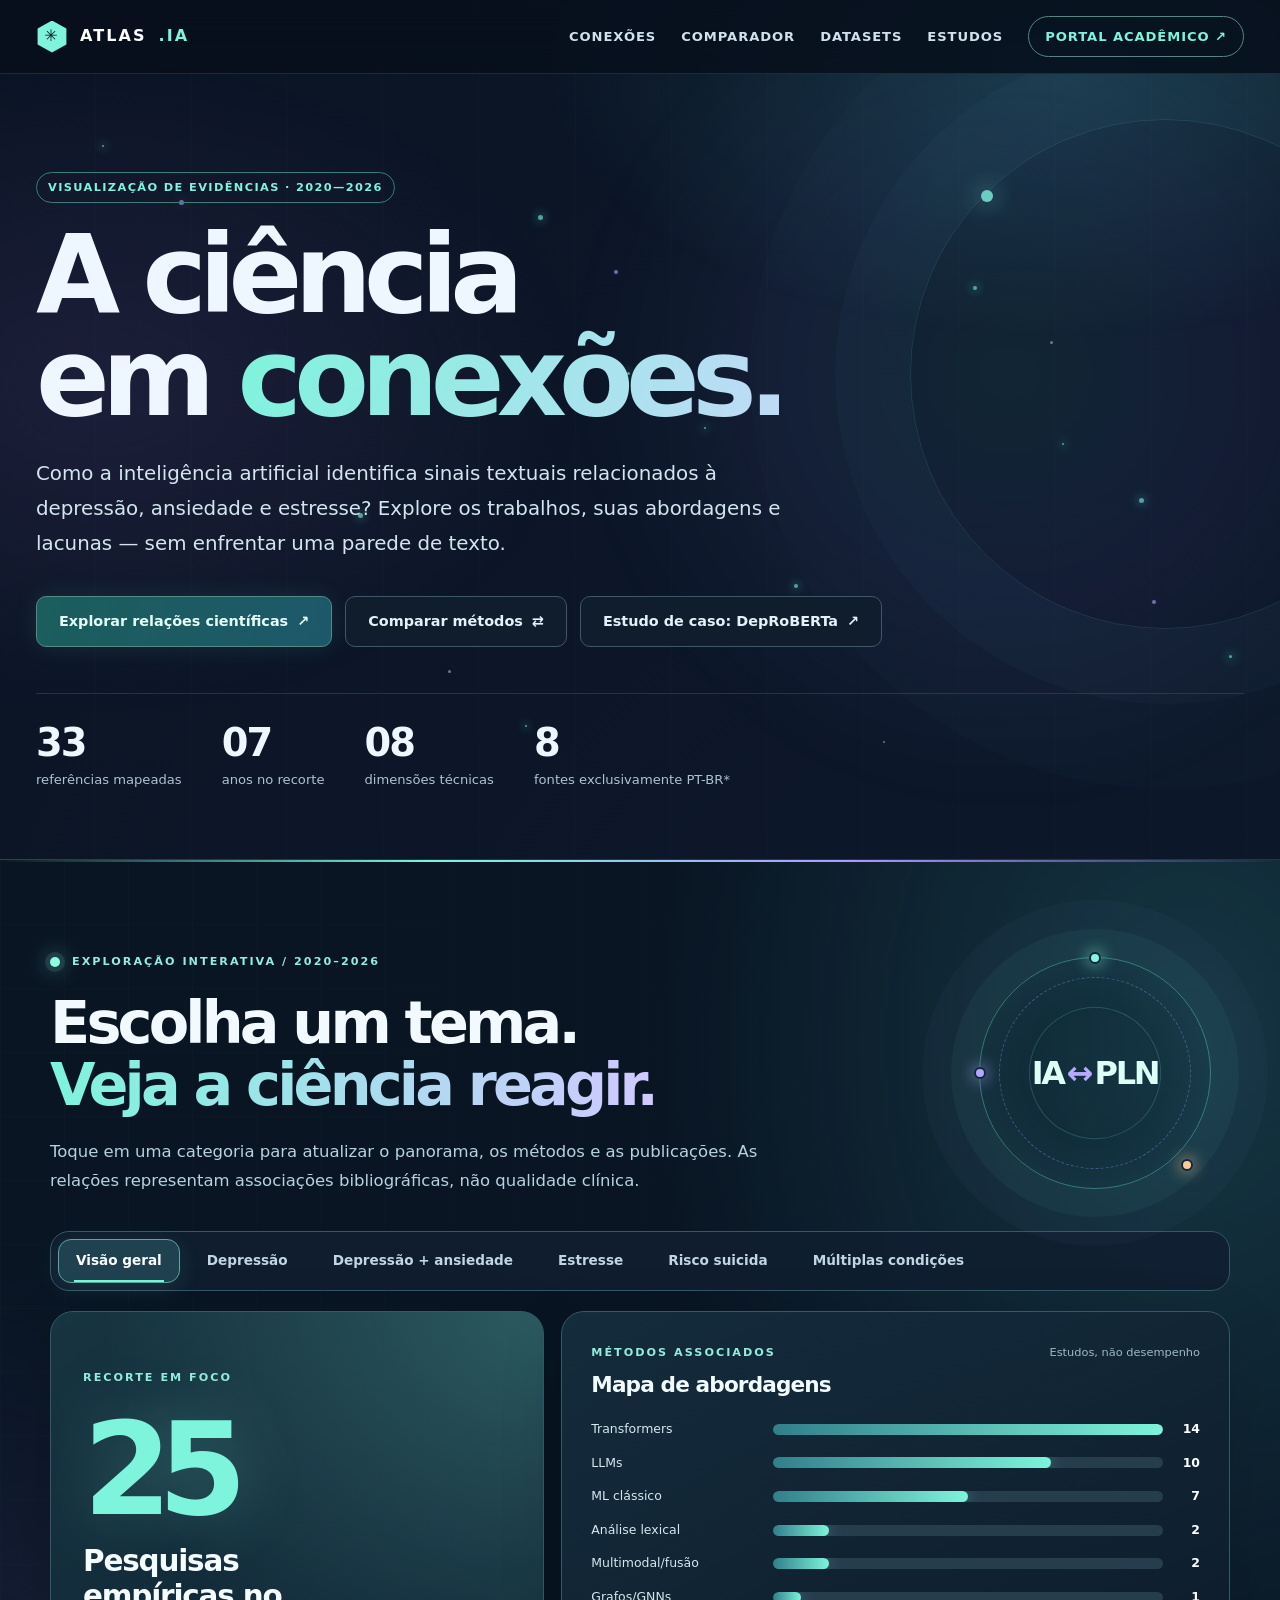
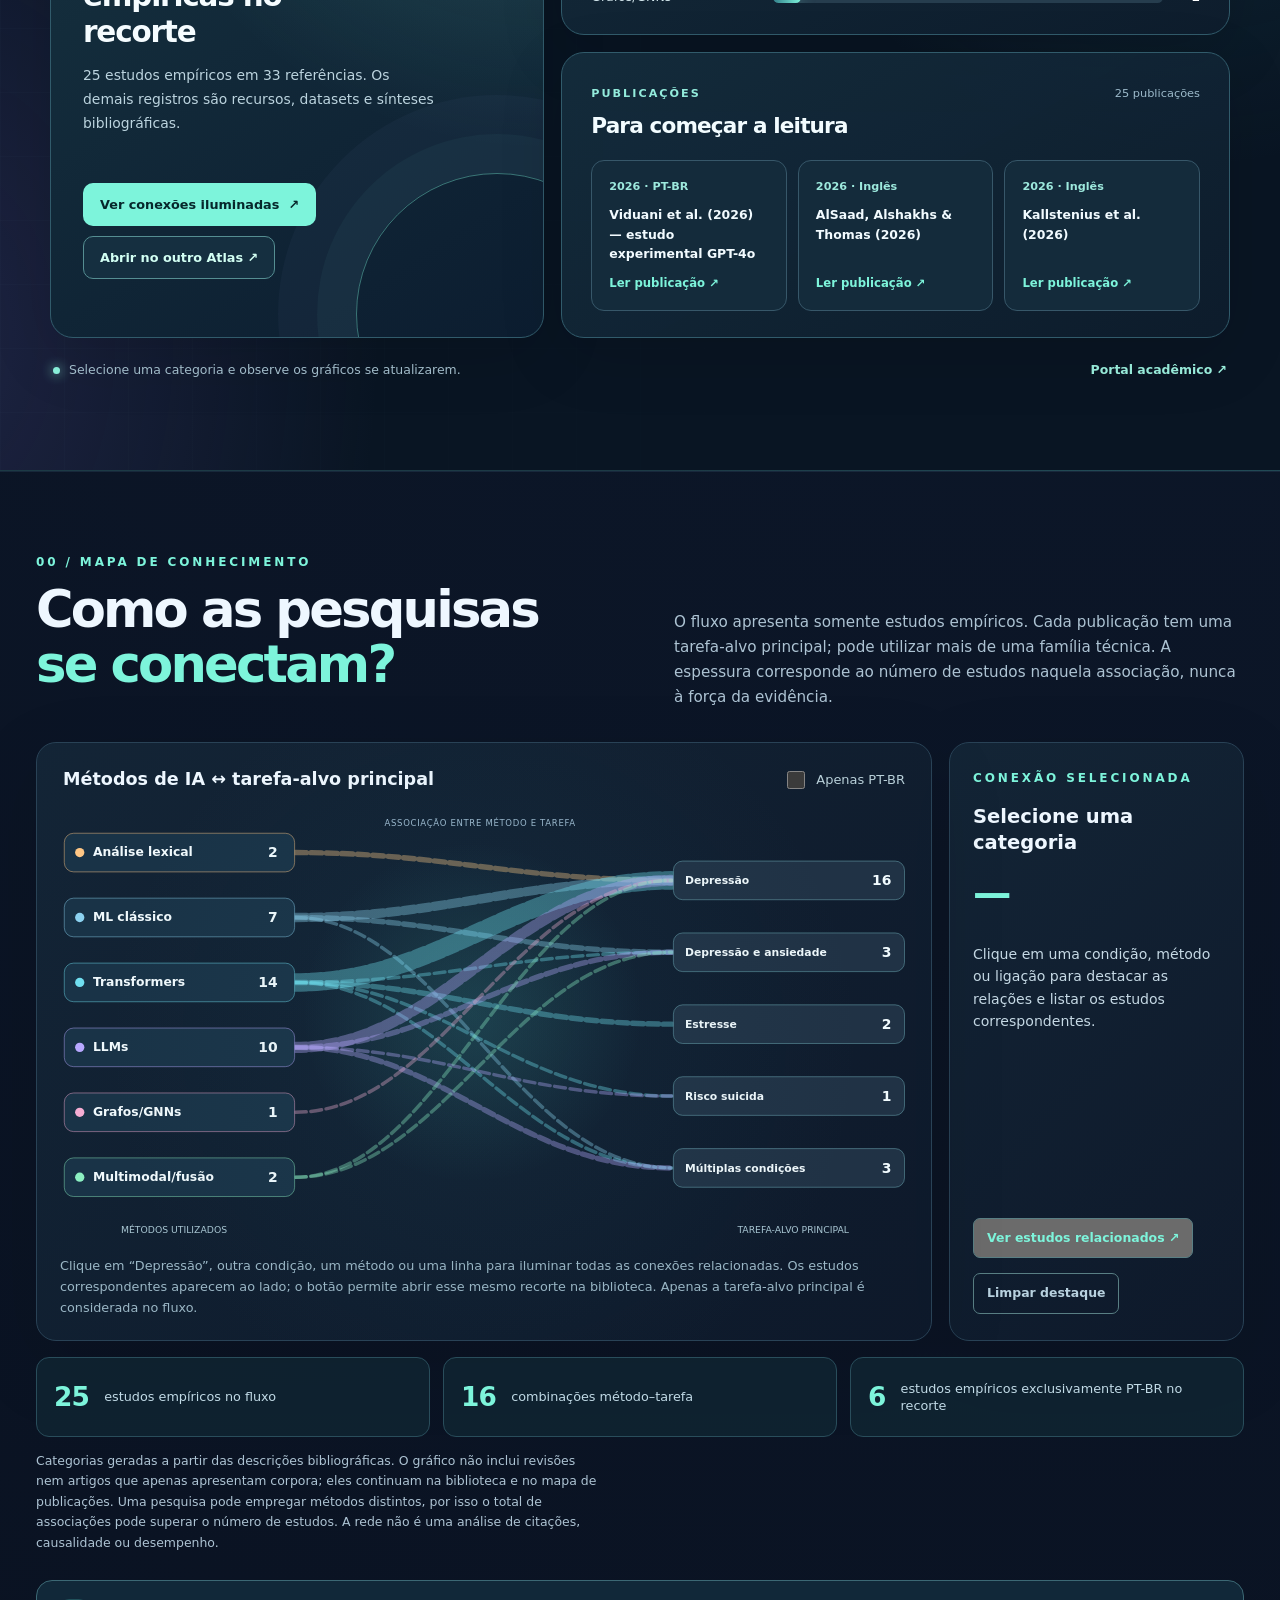
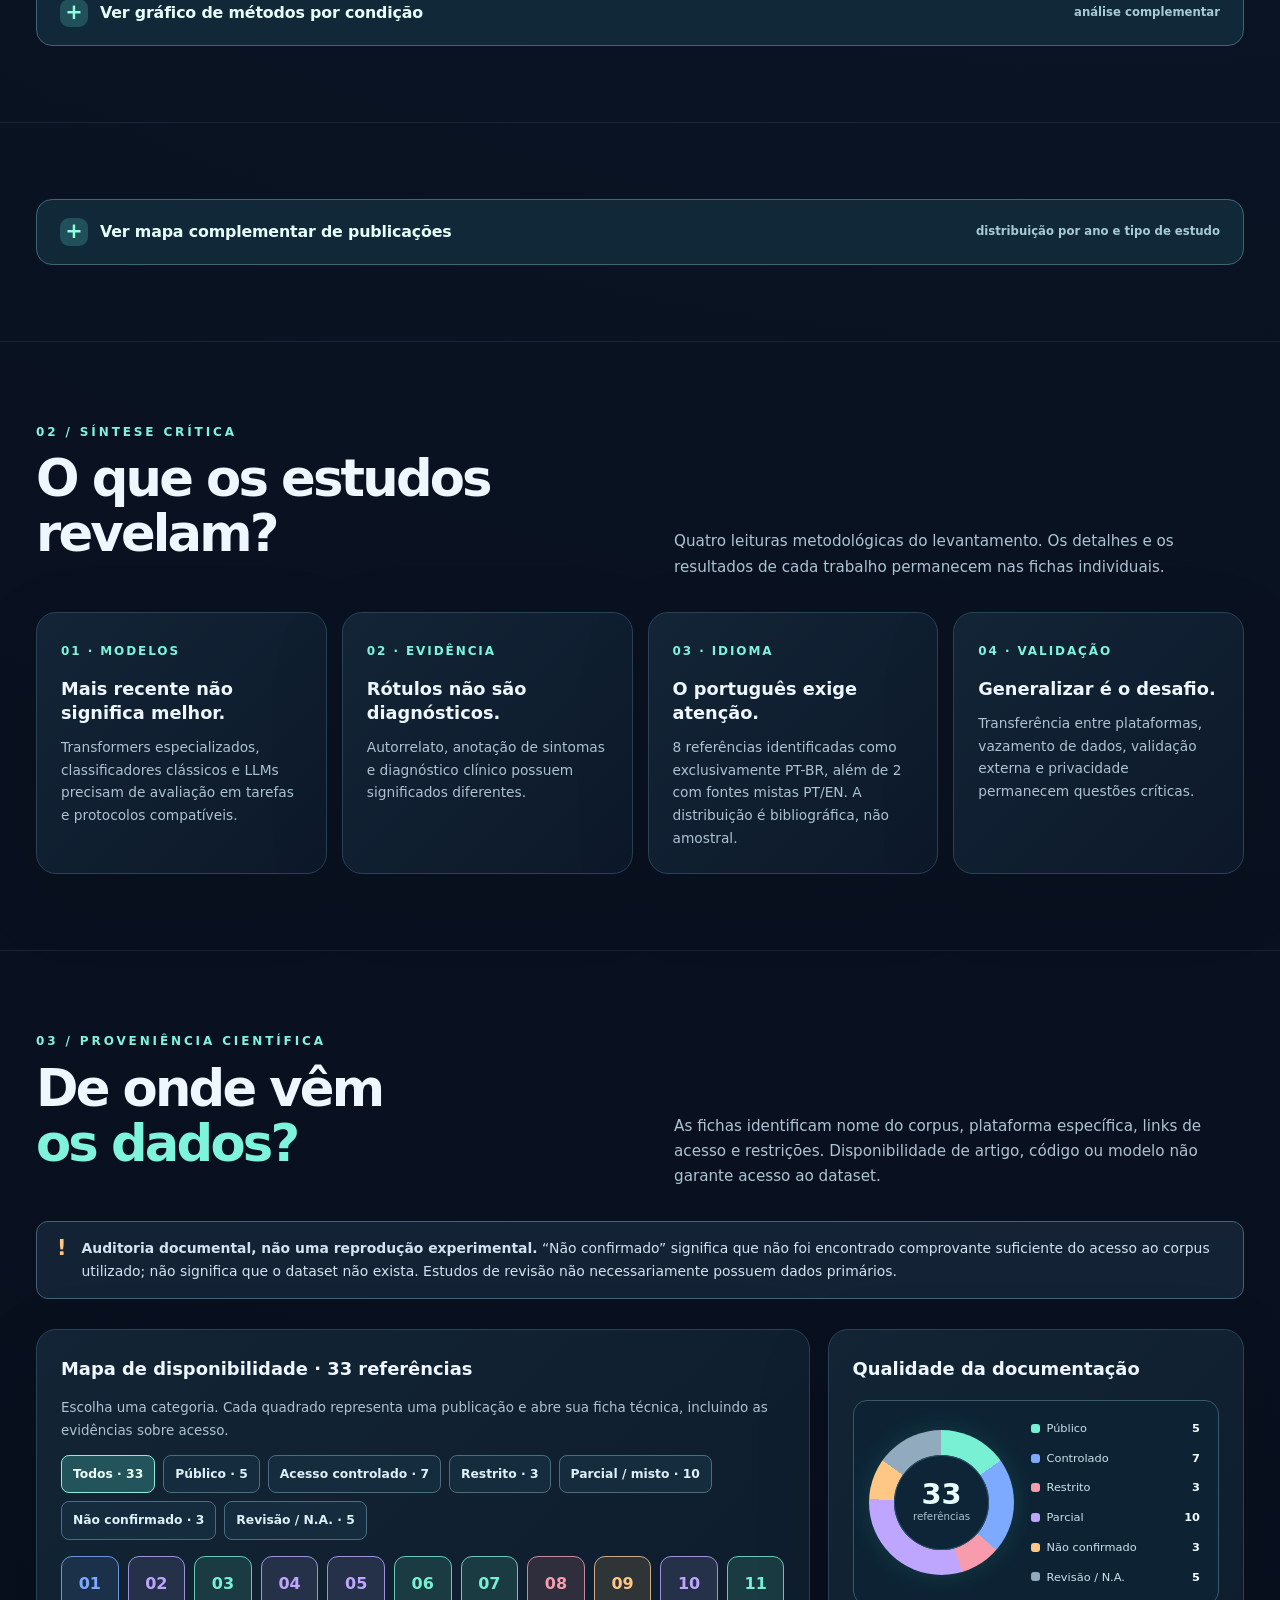
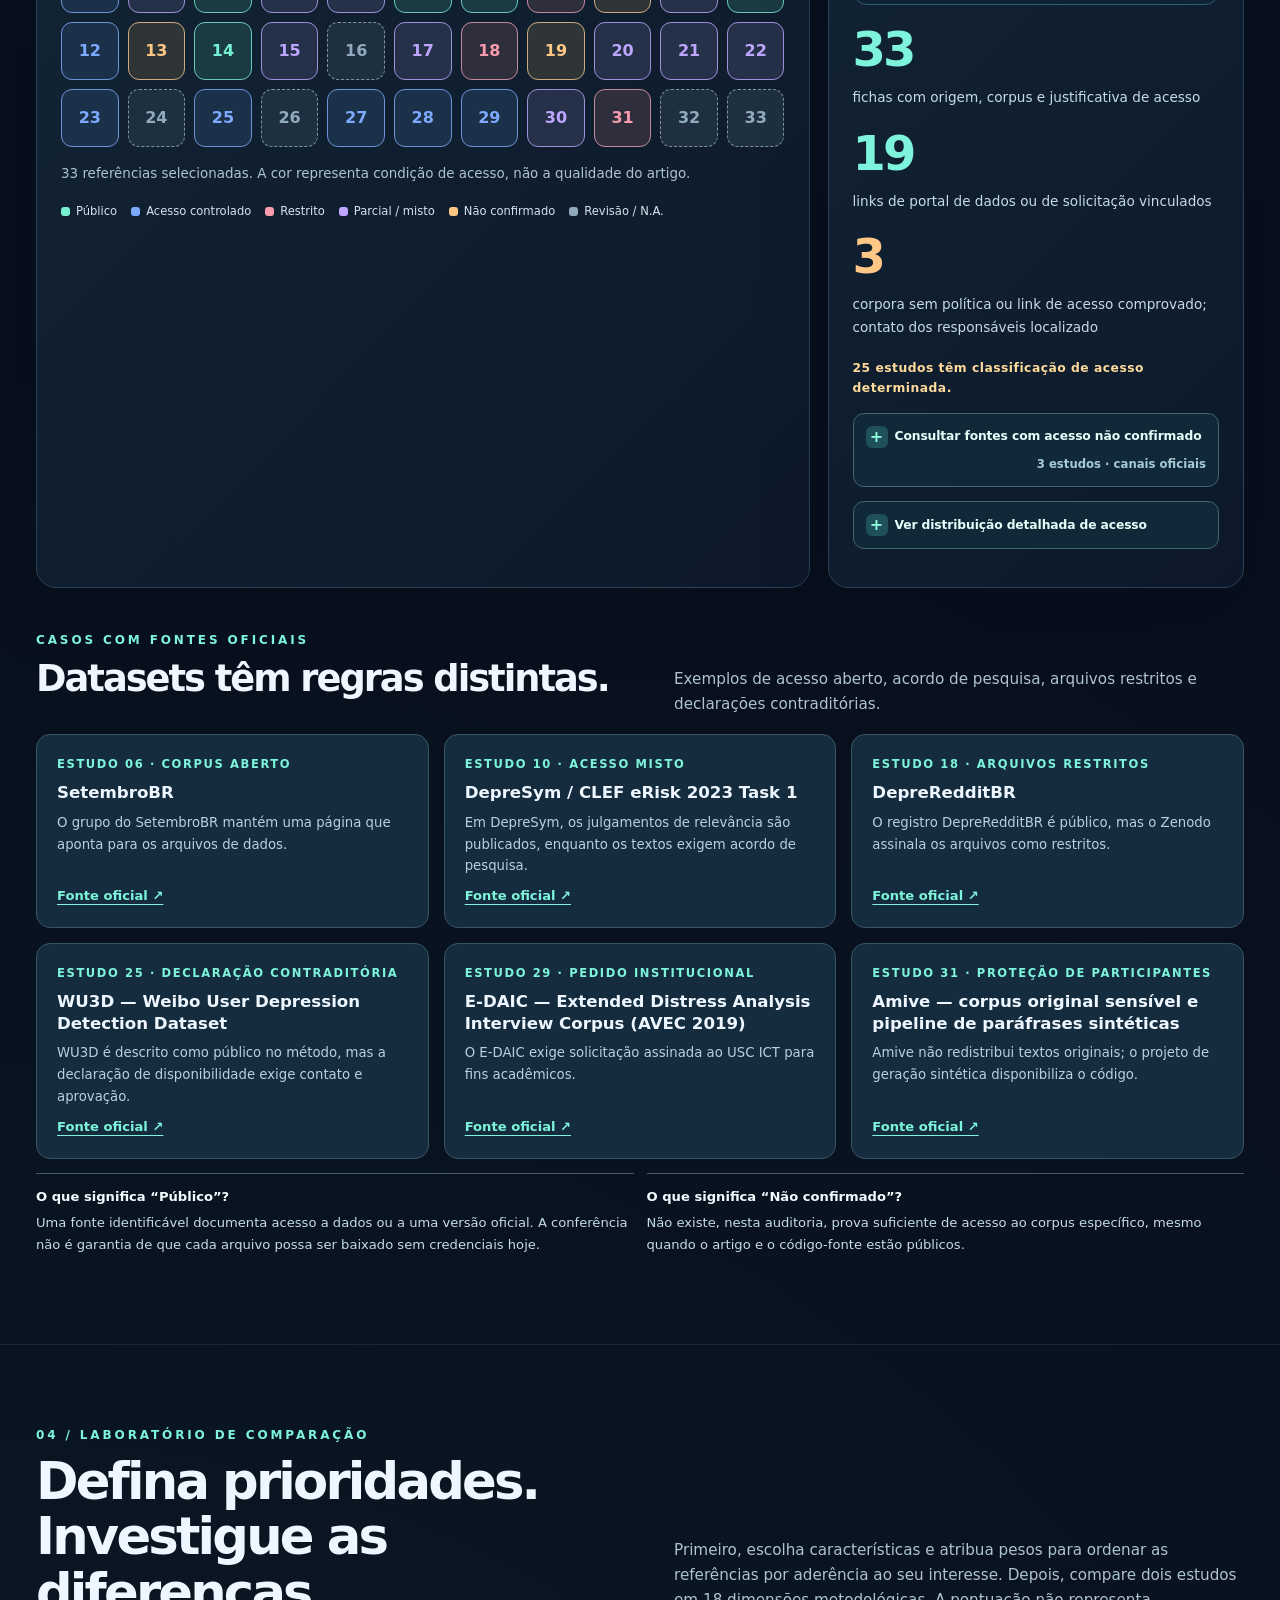
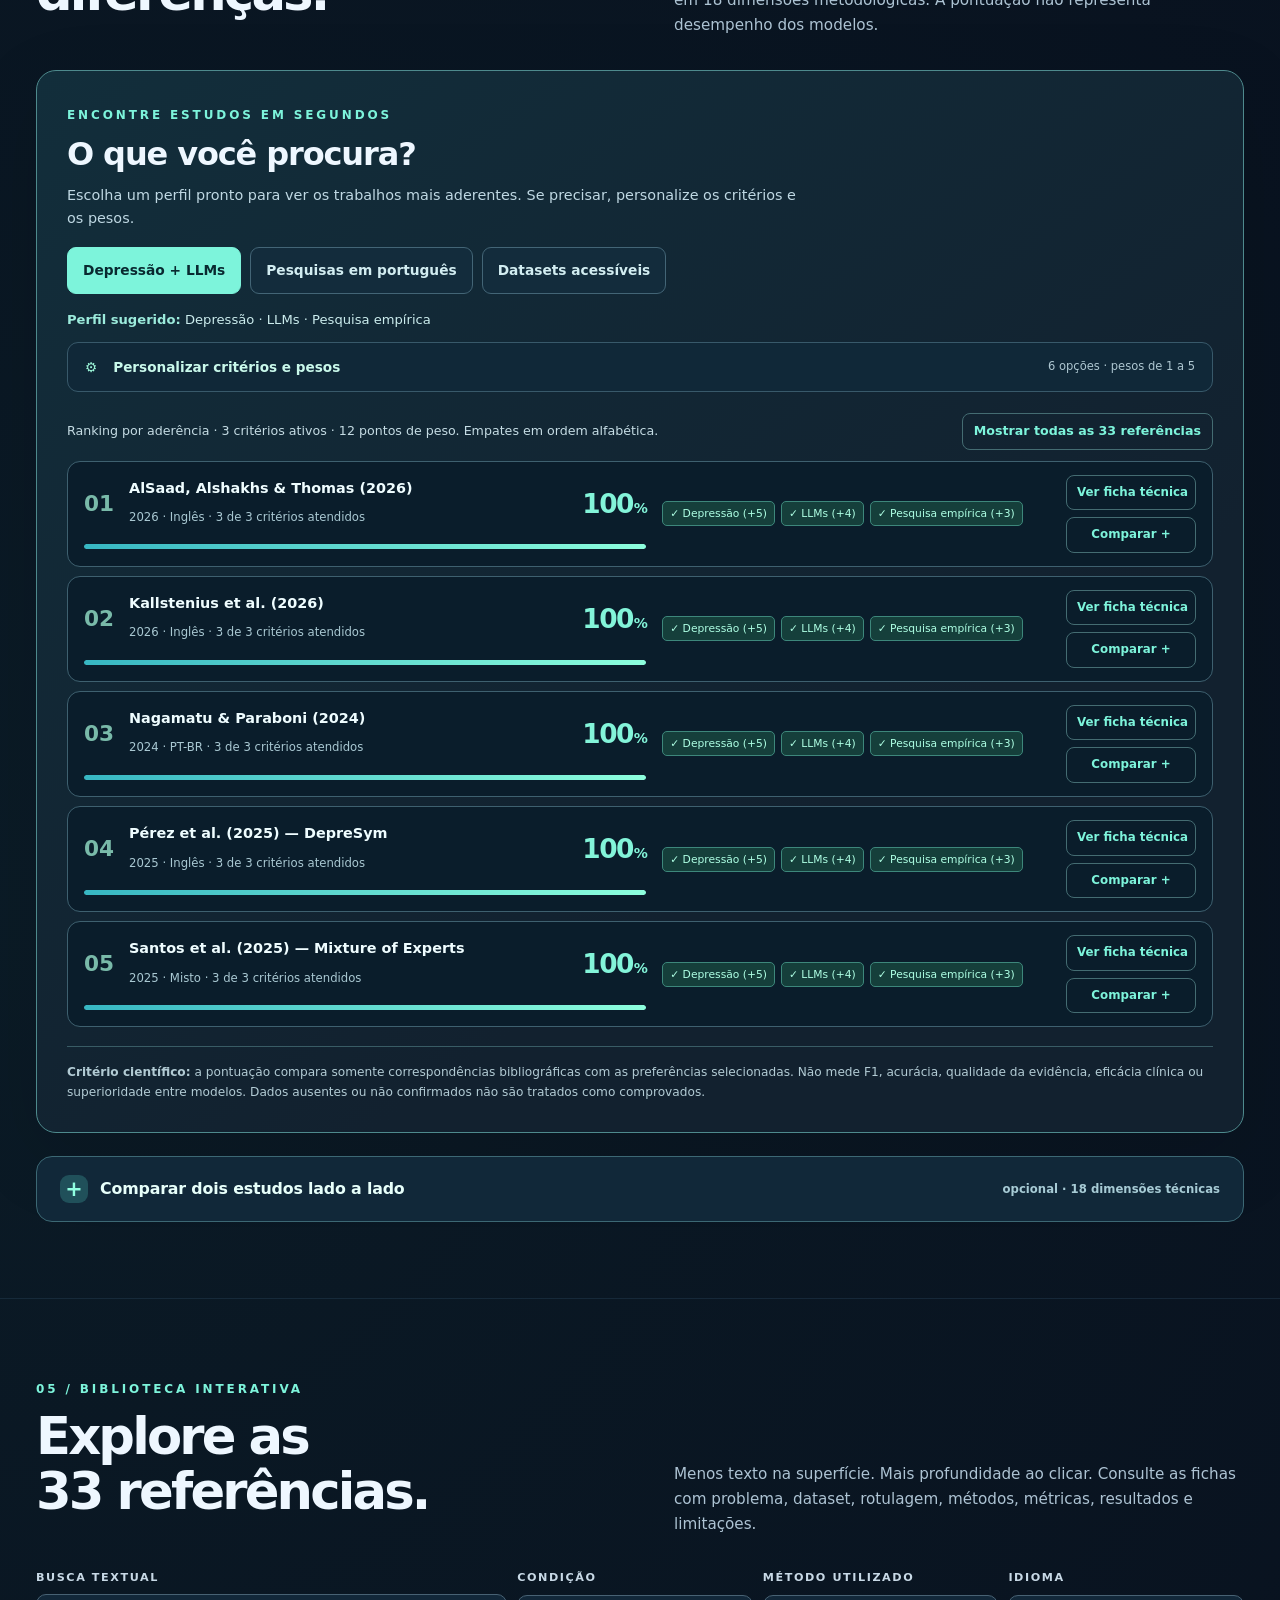
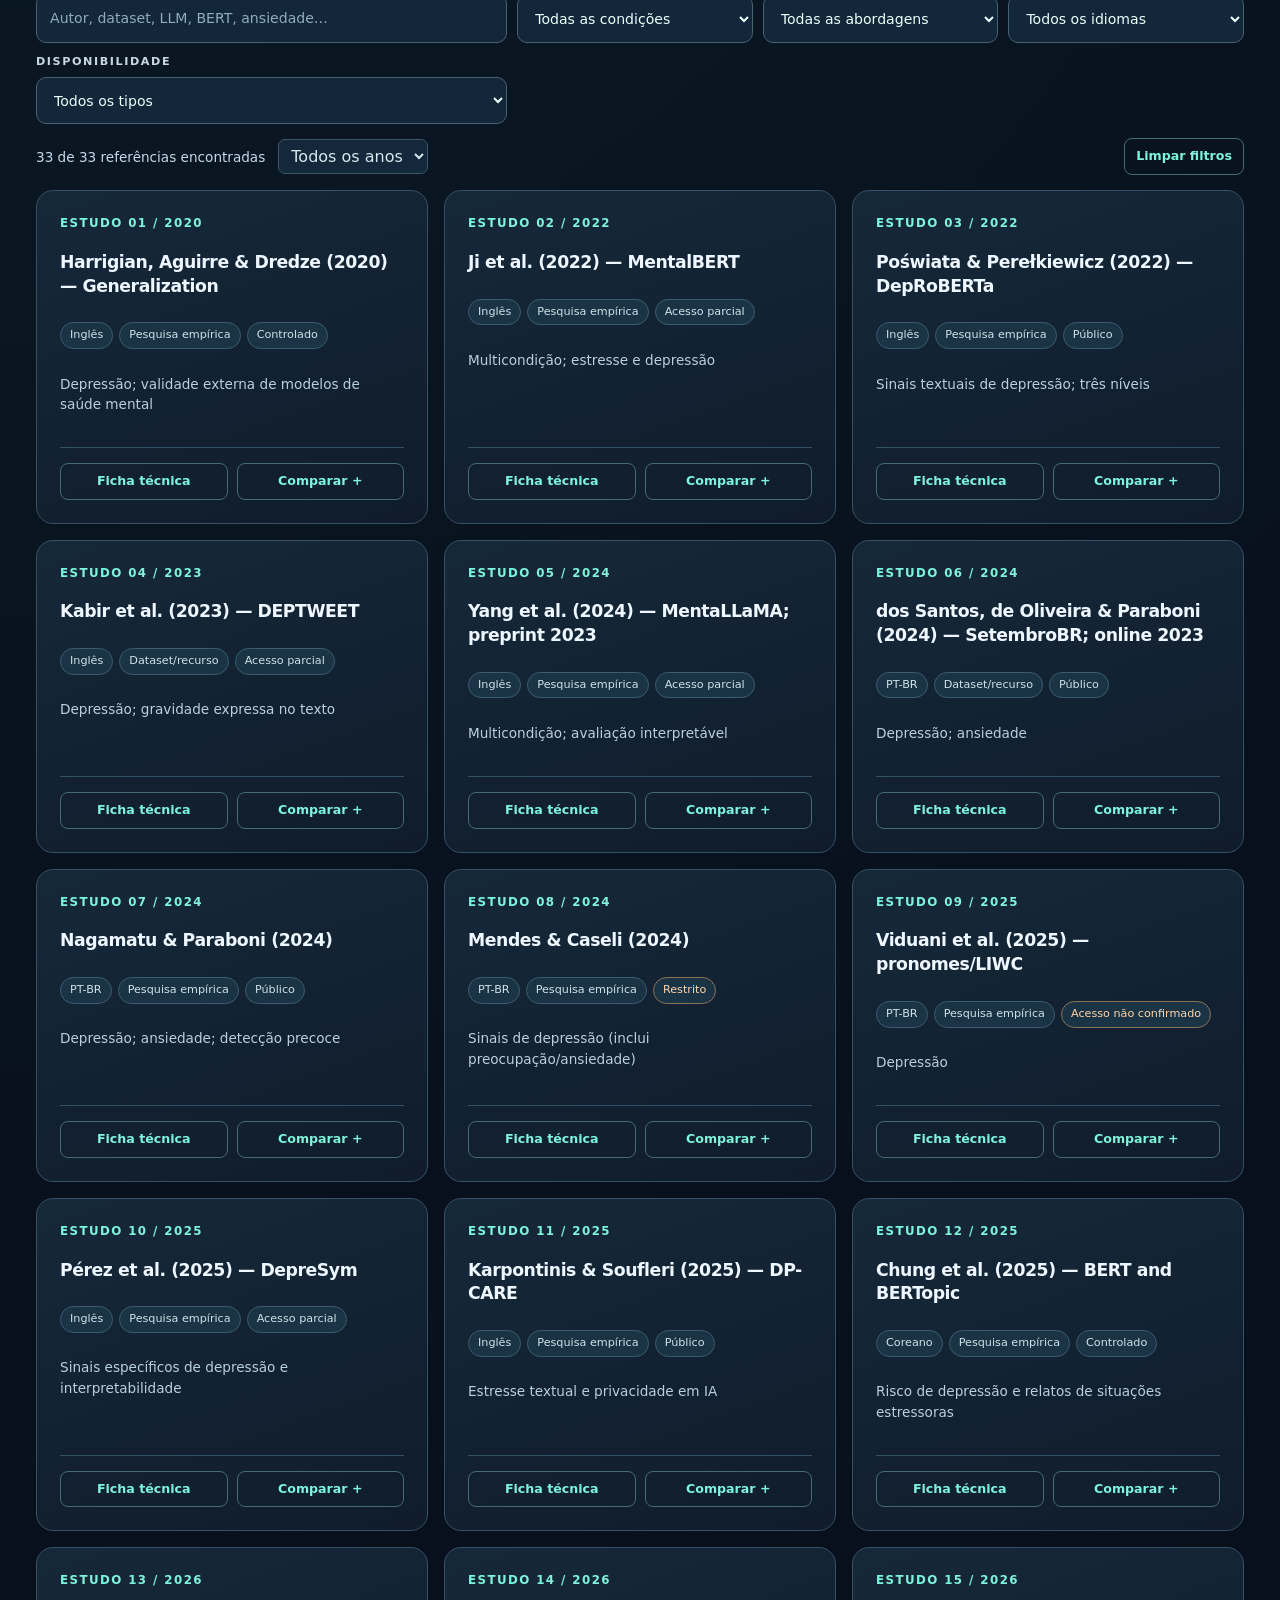
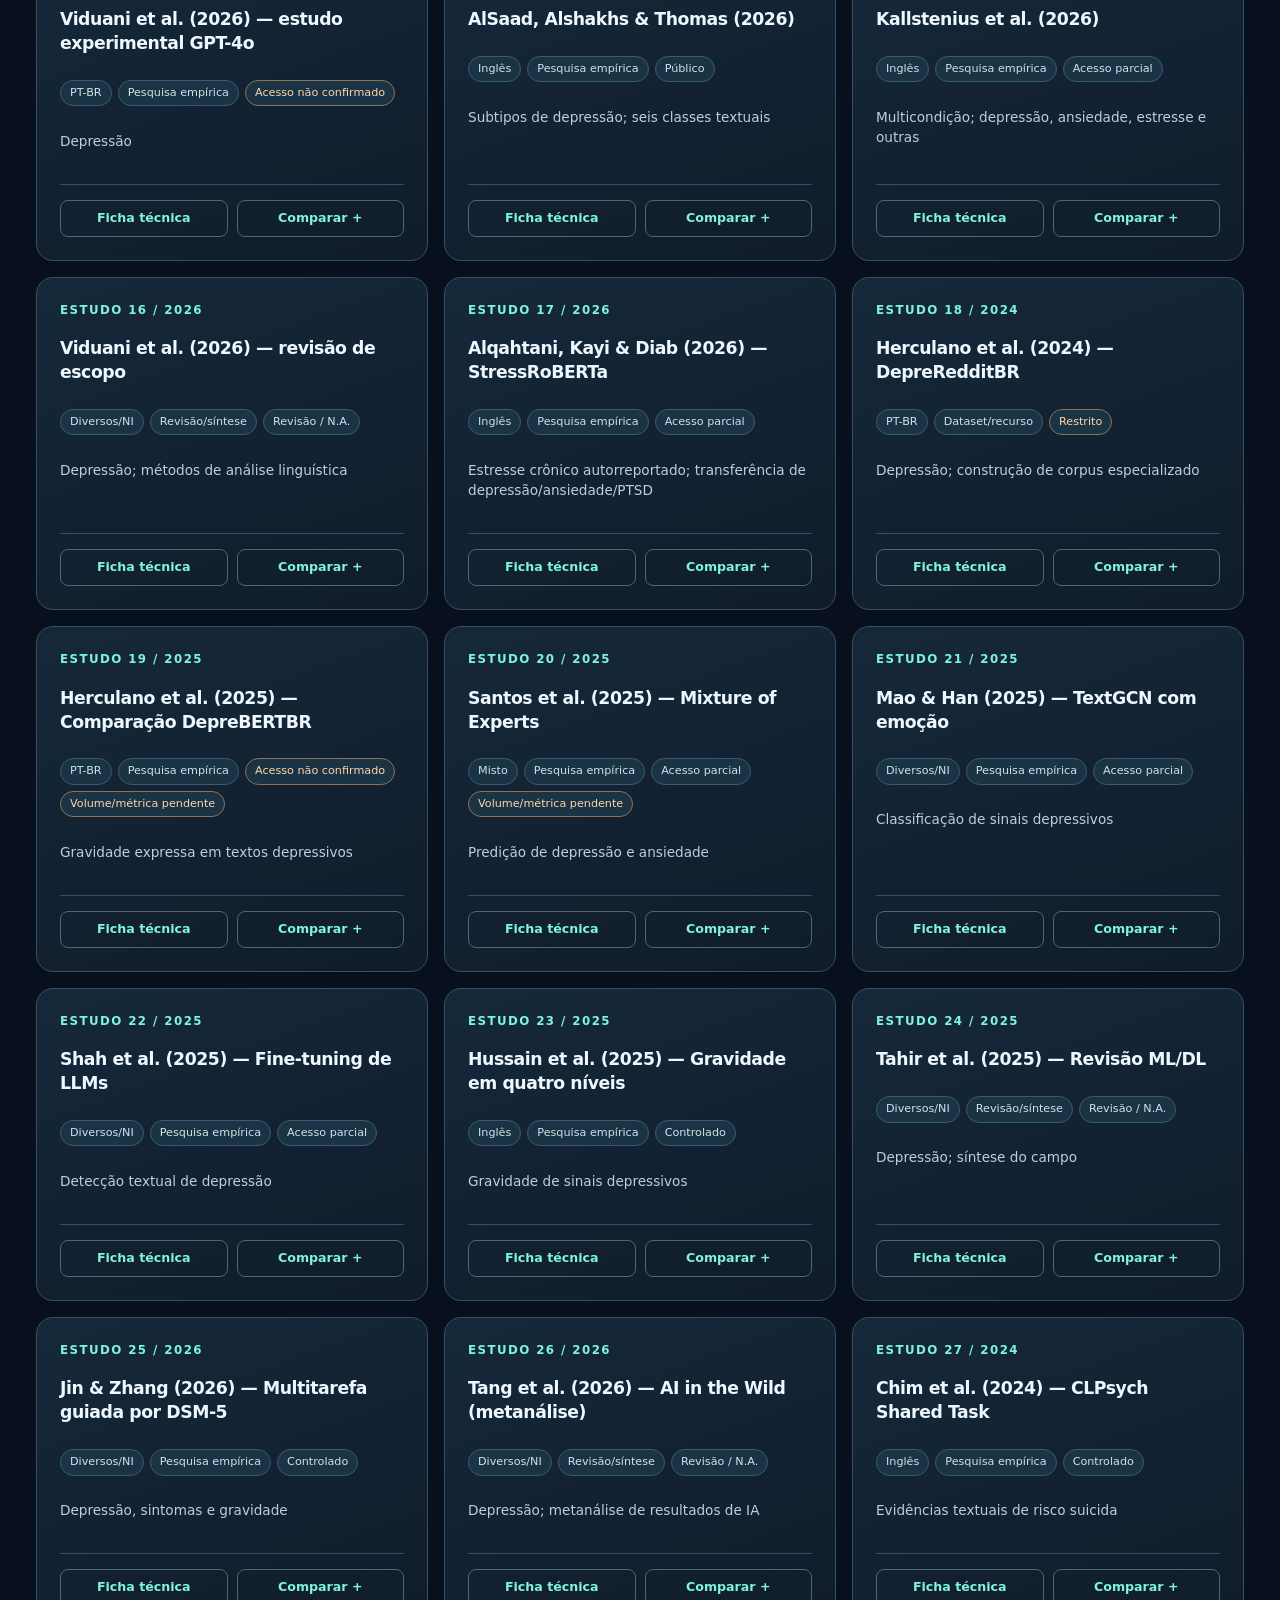
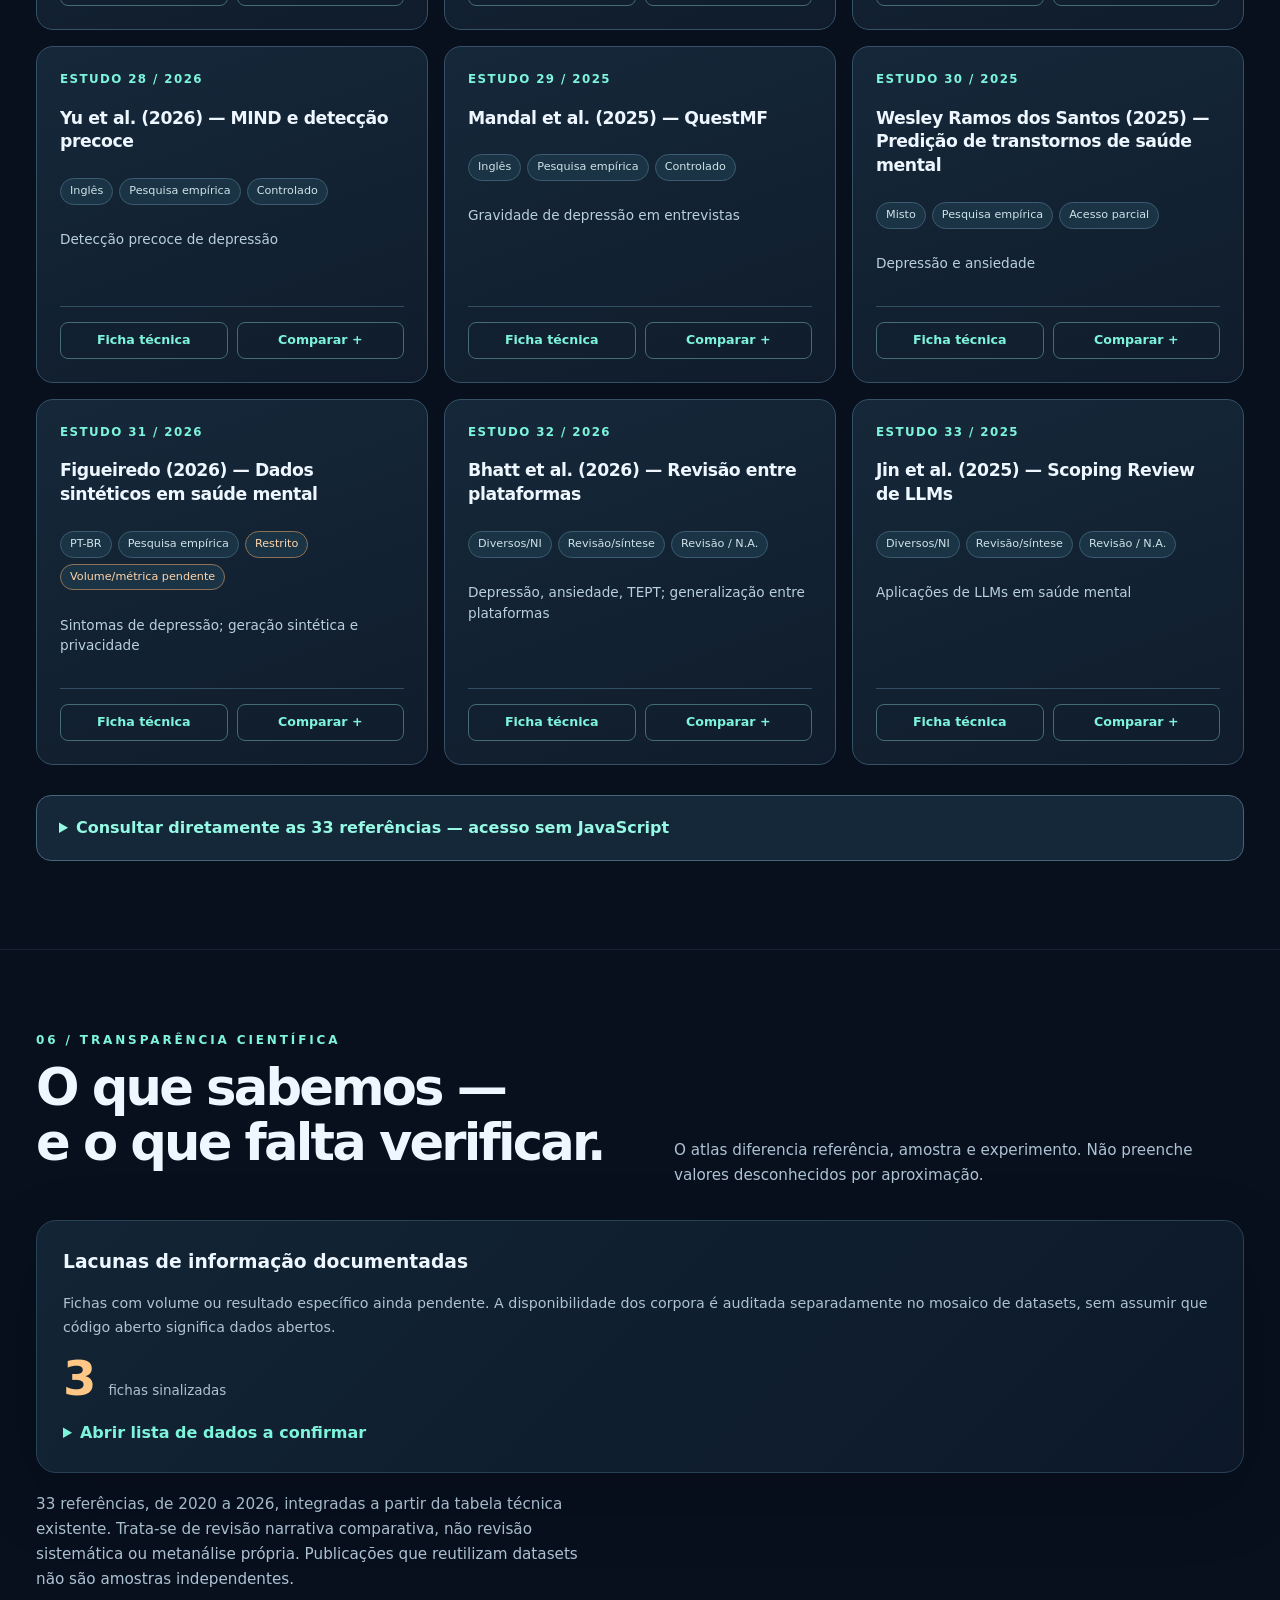
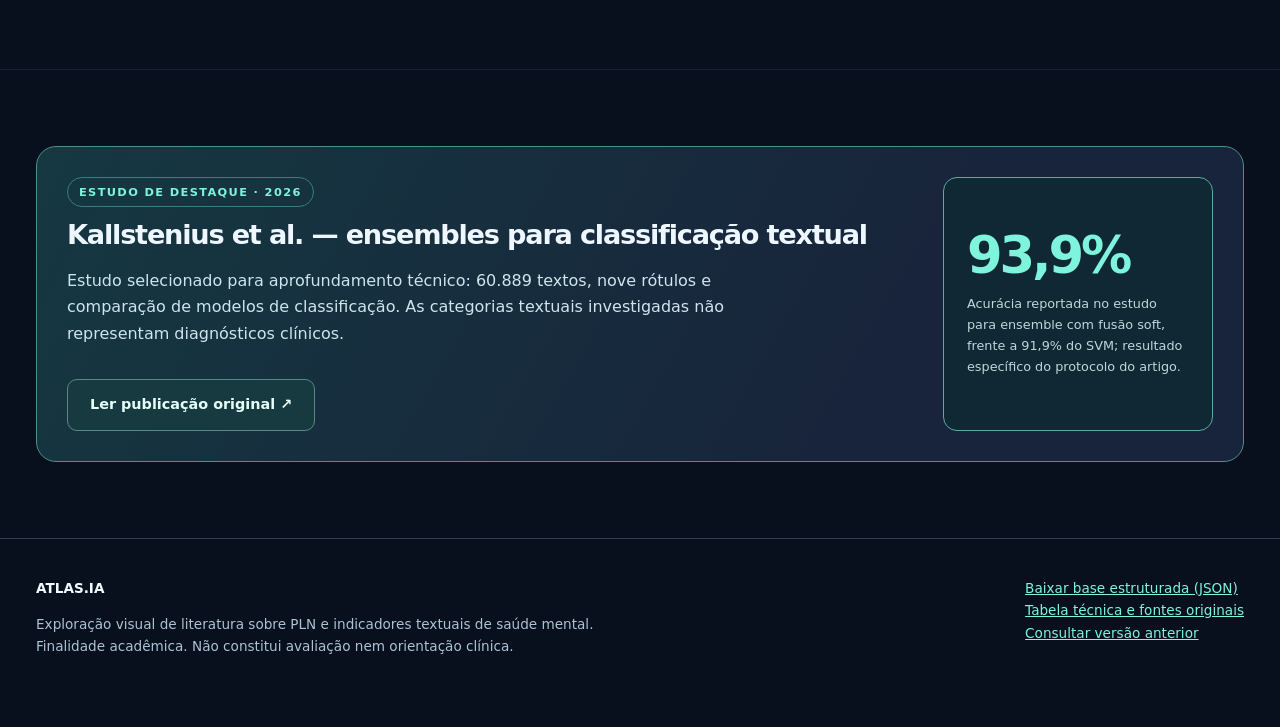
<file: tabelas/comparativo/index.html>
<!doctype html>
<html lang="pt-BR">
<head>
 <meta charset="utf-8">
 <meta name="viewport" content="width=device-width,initial-scale=1">
 <meta name="theme-color" content="#080f1d">
 <meta name="description" content="Atlas científico interativo: 33 estudos sobre IA, PLN e indicadores textuais de depressão, ansiedade e estresse (2020–2026). Explore métodos, idiomas, datasets e evidências.">
 <meta property="og:title" content="Atlas de Evidências | IA e Saúde Mental">
 <meta property="og:description" content="33 referências, fluxograma interativo, gráficos de métodos e datasets, filtros e comparação técnica.">
 <link rel="canonical" href="https://fernandomarquesaluno-svg.github.io/depression_poject/tabelas/comparativo/">
 <title>Atlas de Evidências | IA, PLN &amp; Saúde Mental — 2020–2026</title>
 
 
 
 
<style>

:root{color-scheme:dark;--bg:#080f1d;--surface:#111e2e;--surface2:#14263a;--ink:#eef7ff;--muted:#adc3d3;--line:#294256;--cyan:#7df4db;--violet:#b7adff;--amber:#ffc785;--blue:#80b5ff;--pink:#fa9cba;--soft:#d3e6ef}
*{box-sizing:border-box}html{scroll-behavior:smooth;scroll-padding-top:93px}body{margin:0;background:var(--bg);color:var(--ink);font:400 16px/1.65 "Segoe UI",Inter,system-ui,-apple-system,Arial,sans-serif;overflow-x:hidden}a{color:var(--cyan)}button,input,select{font:inherit}button{cursor:pointer}button:disabled{cursor:not-allowed;opacity:.44}a:focus-visible,button:focus-visible,input:focus-visible,select:focus-visible{outline:3px solid var(--amber);outline-offset:4px}.skip{position:absolute;z-index:100;top:-100px;left:20px;background:white;color:#071521;padding:12px}.skip:focus{top:16px}.wrap{width:min(1240px,calc(100% - 72px));margin:auto}#ambient{position:fixed;z-index:-1;pointer-events:none;inset:0;background:radial-gradient(ellipse 55% 40% at 83% 8%,#266a7360,transparent 74%),radial-gradient(ellipse 50% 48% at 8% 43%,#3f336156,transparent 75%),repeating-linear-gradient(90deg,transparent 0,transparent 94px,#c1dce605 95px,transparent 96px)}.topbar{position:sticky;top:0;z-index:40;background:#08101dda;border-bottom:1px solid #3450676c;backdrop-filter:blur(18px);-webkit-backdrop-filter:blur(18px)}.bar-inner{min-height:73px;display:flex;align-items:center;gap:28px}.logo{display:inline-flex;align-items:center;gap:12px;color:white;text-decoration:none;font-size:1rem;font-weight:850;letter-spacing:.13em;white-space:nowrap}.logo-mark{width:32px;height:32px;display:grid;place-items:center;color:#091a21;background:var(--cyan);clip-path:polygon(50% 0,95% 25%,95% 75%,50% 100%,5% 75%,5% 25%);font-weight:900}.bar-nav{margin-left:auto;display:flex;align-items:center;gap:25px}.bar-nav a{color:#d1e2ec;text-decoration:none;font-size:.82rem;font-weight:750;letter-spacing:.07em;text-transform:uppercase}.bar-nav a:hover{color:var(--cyan)}.bar-cta{display:inline-flex;align-items:center;border:1px solid #54877f;border-radius:99px;padding:9px 16px;color:var(--cyan)!important}.hero{position:relative;min-height:570px;padding:98px 0 66px;overflow:hidden}.hero .wrap{position:relative;z-index:1}.eyebrow,.kicker{font-weight:850;font-size:.75rem;letter-spacing:.24em;text-transform:uppercase;color:var(--cyan)}.hero h1{font-size:clamp(3.6rem,8.5vw,7.7rem);line-height:.95;letter-spacing:-.072em;margin:20px 0 28px;max-width:950px;font-weight:900}.hero h1 em{font-style:normal;color:transparent;background:linear-gradient(112deg,var(--cyan),#d4d2ff 76%,var(--violet));background-clip:text;-webkit-background-clip:text}.hero-sub{color:var(--soft);font-size:clamp(1rem,1.6vw,1.24rem);max-width:760px;line-height:1.75}.hero-actions{display:flex;gap:13px;flex-wrap:wrap;margin:34px 0 46px}.action{border-radius:10px;padding:13px 22px;display:inline-flex;align-items:center;gap:9px;text-decoration:none;font-size:.9rem;font-weight:850;border:1px solid #568a82;background:#163a40;color:#e5fff8;transition:transform .2s,background .2s}.action:hover{transform:translateY(-3px);background:#1a5359}.action.secondary{border-color:#415669;background:#101d2c;color:#e5f1fa}.hero-stats{display:flex;flex-wrap:wrap;gap:40px;border-top:1px solid #35516488;padding-top:26px}.stat strong{display:block;font-size:clamp(1.65rem,3vw,2.55rem);letter-spacing:-.05em;line-height:1.2;font-weight:900}.stat span{font-size:.82rem;color:var(--muted)}.decor{position:absolute;width:510px;height:510px;right:-140px;top:45px;border:1px solid #70eddd29;border-radius:50%;box-shadow:0 0 0 75px #82dfff07,0 0 0 160px #a3ffed05;animation:orbit 18s linear infinite;pointer-events:none}.decor:before,.decor:after{content:"";position:absolute;border-radius:50%;width:12px;height:12px;background:var(--cyan);left:70px;top:70px;box-shadow:0 0 25px var(--cyan)}.decor:after{left:auto;top:auto;bottom:64px;right:74px;background:var(--violet)}@keyframes orbit{to{transform:rotate(360deg)}}.section{padding:76px 0;border-top:1px solid #2b455b69}.section-title{font-size:clamp(2rem,4vw,3.35rem);letter-spacing:-.055em;line-height:1.08;margin:7px 0 18px;font-weight:860}.section-head{display:flex;justify-content:space-between;align-items:end;gap:32px;margin-bottom:32px}.section-copy{max-width:570px;color:var(--muted);margin:0;font-size:.95rem}.overline{display:inline-block;border-radius:40px;border:1px solid #397e77;color:var(--cyan);padding:5px 11px;font-size:.71rem;font-weight:850;letter-spacing:.12em}.panel{background:linear-gradient(135deg,#142738e8,#0e1a2be8);border:1px solid var(--line);border-radius:20px;box-shadow:0 24px 80px #0000001d}.science-note{margin:0 0 30px;padding:15px 20px;display:flex;gap:15px;align-items:flex-start;color:#d3e3ef;background:#20344b88;border:1px solid #456078;border-radius:12px;font-size:.87rem}.science-note .note-icon{color:var(--amber);font-weight:900;font-size:1.3rem;line-height:1.1}.viz-panel{padding:28px;overflow:hidden}.viz-top{display:flex;justify-content:space-between;align-items:center;gap:20px;flex-wrap:wrap}.viz-top h3{margin:0;font-size:1.14rem;letter-spacing:-.02em}.legend{display:flex;flex-wrap:wrap;align-items:center;gap:14px;font-size:.78rem;color:#cbd9e6}.legend span{display:inline-flex;align-items:center;gap:7px}.dot{width:10px;height:10px;border-radius:50%;display:inline-block;background:var(--cyan)}.dot.pt{background:var(--amber)}.dot.other{background:var(--violet)}.chart-scroll{width:100%;overflow-x:auto}.constellation{width:100%;min-width:740px;height:auto;display:block;margin-top:16px}.constellation .axis{stroke:#526a7c;stroke-width:1}.constellation .grid-line{stroke:#2f475a;stroke-width:1;stroke-dasharray:4 7}.constellation text{fill:#bbcedb;font-size:14px;font-weight:650}.constellation .node{cursor:pointer;stroke:#0c1b28;stroke-width:2;transform-box:fill-box;transform-origin:center;transition:r .18s,opacity .18s,stroke-width .18s,transform .18s}.constellation .node:hover,.constellation .node:focus{stroke:white;stroke-width:3;r:13}.constellation .node.dimmed{opacity:.17}.tooltip{position:relative;display:none;margin:10px 0 0;border:1px solid #538b89;border-radius:12px;padding:13px 16px;background:#1c3442;color:white;min-height:45px;font-size:.89rem}.tooltip.visible{display:block}.timeline-line{display:grid;grid-template-columns:repeat(7,1fr);gap:12px}.time-year{position:relative;padding:18px 14px 14px;background:#17273a;border:1px solid #344c61;border-radius:13px;color:#d6e7ef;text-align:left;transition:transform .2s,border-color .2s}.time-year:hover,.time-year.active{border-color:var(--cyan);transform:translateY(-3px)}.time-year b{display:block;font-size:1.05rem}.time-year strong{font-weight:900;font-size:2.2rem;display:block;line-height:1.5;color:#f1fafc}.time-year small{color:var(--muted);font-size:.72rem}.time-year.active:before{content:"";position:absolute;top:0;left:15%;width:70%;height:3px;background:var(--cyan);border-radius:3px}.insights-grid{display:grid;grid-template-columns:repeat(4,minmax(0,1fr));gap:15px}.insight{padding:24px;min-height:200px}.insight span{color:var(--cyan);font-size:.75rem;letter-spacing:.16em;font-weight:850}.insight h3{font-size:1.11rem;line-height:1.35;margin:15px 0 10px}.insight p{font-size:.86rem;color:var(--muted);margin:0}.toolbar{display:grid;grid-template-columns:2fr repeat(3,minmax(130px,1fr));gap:10px;margin:24px 0 14px}.field{display:grid;gap:6px;min-width:0}.field label{font-size:.7rem;color:#c8d9e6;text-transform:uppercase;font-weight:850;letter-spacing:.14em}.field input,.field select{width:100%;min-width:0;padding:12px 13px;color:#eafffa;background:#12283a;border:1px solid #486274;border-radius:10px;outline-offset:3px;font-size:.88rem;min-height:47px}.field input::placeholder{color:#92aabc}.field select option{background:#12283a}.toolbar-row{display:flex;gap:12px;align-items:center;justify-content:space-between;margin-bottom:15px;flex-wrap:wrap}.count{color:#c4d9e7;font-size:.85rem}.small-btn{background:transparent;color:var(--cyan);padding:7px 11px;border:1px solid #446c72;border-radius:8px;font-weight:750;font-size:.79rem}.small-btn:hover{background:#173b40}.cards{display:grid;grid-template-columns:repeat(3,minmax(0,1fr));gap:16px}.study{position:relative;display:flex;flex-direction:column;min-height:300px;padding:23px;border:1px solid #365166;border-radius:17px;background:linear-gradient(160deg,#15283a,#101c2b);transition:transform .22s,border-color .22s,box-shadow .22s;animation:enter .48s ease both}.study:hover{transform:translateY(-5px);border-color:#6bd5c0;box-shadow:0 18px 38px #0000003a}@keyframes enter{from{opacity:0;transform:translateY(12px)}to{opacity:1;transform:translateY(0)}}.study .num{font-size:.74rem;color:var(--cyan);letter-spacing:.12em;font-weight:850}.study h3{font-size:1.08rem;line-height:1.38;margin:17px 0 13px;letter-spacing:-.025em}.study .context{font-size:.85rem;color:#b9d0de;flex:1;line-height:1.5}.tags{display:flex;flex-wrap:wrap;gap:6px;margin:11px 0}.tag{border-radius:99px;font-size:.7rem;border:1px solid #3b5c70;color:#cfe2e9;padding:3px 9px;background:#1a3445}.tag.attention{border-color:#8e7254;color:#ffd4aa}.study-actions{display:flex;gap:9px;align-items:center;justify-content:space-between;margin-top:19px;border-top:1px solid #315065;padding-top:15px}.study-actions button{flex:1}.study-actions a{font-size:.75rem;color:#c5e6e4;text-decoration:none}.empty{grid-column:1/-1;border:1px dashed #62788b;border-radius:13px;text-align:center;padding:38px}.comparator{padding:23px;margin-bottom:24px}.compare-head{display:flex;align-items:center;justify-content:space-between;gap:15px;margin-bottom:20px;flex-wrap:wrap}.compare-head h3{margin:0;font-size:1.16rem}.slots{display:grid;grid-template-columns:1fr 1fr;gap:15px}.slot{min-height:125px;border:1px dashed #5c7b8c;background:#13273a;padding:18px;border-radius:13px}.slot.selected{border-style:solid;border-color:#5ba79a}.slot-label{font-size:.7rem;font-weight:900;letter-spacing:.15em;color:var(--cyan)}.slot h4{line-height:1.35;margin:10px 0 3px;font-size:1rem}.slot p{font-size:.8rem;color:var(--muted)}.compare-details{margin-top:20px;border-top:1px solid var(--line);padding-top:20px}.compare-field{border-bottom:1px solid #2e475c;padding:16px 0}.compare-field .field-name{font-size:.7rem;color:var(--cyan);font-weight:850;letter-spacing:.12em;text-transform:uppercase;margin-bottom:7px}.compare-values{display:grid;grid-template-columns:1fr 1fr;gap:20px;color:#dbeaf1;font-size:.88rem}.compare-values p{margin:0;overflow-wrap:anywhere}.compare-caution{border-left:3px solid var(--amber);background:#3e342840;padding:14px;color:#f8dfc4;font-size:.84rem;line-height:1.6;margin-top:17px}.audit-grid{display:grid;grid-template-columns:1.2fr .8fr;gap:16px}.audit{padding:26px}.audit h3{margin:0 0 12px}.audit p{font-size:.89rem;color:var(--muted)}.audit ul{list-style:none;padding:0;margin:18px 0}.audit li{padding:11px 0;border-bottom:1px solid #2b465a;font-size:.86rem;color:#dbeaf0}.audit li b{color:var(--amber)}.bar-row{display:grid;grid-template-columns:120px 1fr 42px;align-items:center;gap:12px;margin:12px 0;font-size:.78rem}.bar-track{height:10px;background:#2b4357;border-radius:8px;overflow:hidden}.bar-track span{display:block;height:100%;border-radius:8px;background:linear-gradient(90deg,var(--cyan),var(--violet));width:0%;transition:width .7s}.bar-row b{font-variant-numeric:tabular-nums;text-align:right}.paper{display:grid;grid-template-columns:1fr 270px;gap:30px;padding:30px;background:linear-gradient(120deg,#153841,#18243b 70%);border:1px solid #508f87;border-radius:20px;overflow:hidden}.paper h3{font-size:1.7rem;letter-spacing:-.045em;line-height:1.2;margin:12px 0}.paper p{color:#cee5ed;max-width:730px}.metric-feature{border-radius:14px;padding:23px;background:#102734;border:1px solid #5aaba0;display:flex;flex-direction:column;justify-content:center}.metric-feature strong{font-weight:900;font-size:3.2rem;color:var(--cyan);letter-spacing:-.06em;line-height:1}.metric-feature span{font-size:.8rem;color:#bad9d8;margin-top:12px}.footer{padding:38px 0 56px;border-top:1px solid #284353;color:#abc4d4;font-size:.85rem}.footer .wrap{display:flex;justify-content:space-between;gap:25px;flex-wrap:wrap}.footer a{color:var(--cyan)}.modal{position:fixed;inset:0;z-index:80;background:#010912c7;padding:25px;display:none;align-items:center;justify-content:center;backdrop-filter:blur(11px)}.modal.open{display:flex}.dialog{width:min(860px,100%);max-height:min(830px,90vh);overflow-y:auto;border-radius:18px;background:#12253a;border:1px solid #5d92a3;box-shadow:0 30px 100px #0008;padding:30px;position:relative}.dialog h2{font-size:clamp(1.5rem,3vw,2.1rem);letter-spacing:-.04em;line-height:1.18;padding-right:33px}.dialog .close{position:absolute;top:18px;right:20px;width:38px;height:38px;background:#1e4150;color:white;border:1px solid #638c9a;border-radius:50%;font-size:1.4rem}.detail-data{display:grid;grid-template-columns:1fr 1fr;gap:18px;margin:24px 0}.detail-item{padding:18px;border:1px solid #335368;border-radius:12px;background:#162e42;overflow-wrap:anywhere}.detail-item.wide{grid-column:1/-1}.detail-item h3{font-size:.72rem;letter-spacing:.12em;text-transform:uppercase;color:var(--cyan);margin:0 0 9px}.detail-item p{margin:0;font-size:.9rem;color:#dbe9f1}.detail-links{display:flex;gap:12px;flex-wrap:wrap}.reveal{opacity:0;transform:translateY(23px);transition:opacity .65s,transform .65s}.reveal.visible{opacity:1;transform:none}.loading{padding:30px;text-align:center;color:#bcd5e1}.visually-hidden{position:absolute!important;width:1px;height:1px;padding:0;margin:-1px;overflow:hidden;clip:rect(0 0 0 0);white-space:nowrap;border:0}
@media(max-width:1050px){.cards{grid-template-columns:repeat(2,1fr)}.insights-grid{grid-template-columns:repeat(2,1fr)}.toolbar{grid-template-columns:1fr 1fr}.timeline-line{grid-template-columns:repeat(4,1fr)}.bar-nav{gap:15px}.bar-nav a{font-size:.75rem}.paper{grid-template-columns:1fr 210px}}
@media(max-width:690px){.wrap{width:calc(100% - 34px)}.bar-inner{min-height:64px;gap:10px}.logo{font-size:.86rem}.logo-mark{width:26px;height:26px}.bar-nav{gap:9px}.bar-nav a:not(.bar-cta){display:none}.bar-cta{padding:7px 9px;font-size:.71rem!important}.hero{min-height:0;padding:72px 0 52px}.hero h1{font-size:clamp(3.2rem,13vw,5.3rem)}.hero-stats{gap:20px}.stat{flex:1 1 80px}.decor{width:260px;height:260px;top:95px;right:-150px}.section{padding:54px 0}.section-head{display:block}.cards{grid-template-columns:1fr}.insights-grid{grid-template-columns:1fr}.insight{min-height:auto}.toolbar{grid-template-columns:1fr}.timeline-line{grid-template-columns:repeat(4,minmax(0,1fr));gap:6px}.time-year{padding:11px 6px}.time-year strong{font-size:1.45rem}.time-year small{display:none}.viz-panel{padding:15px}.slots,.compare-values,.detail-data,.audit-grid,.paper{grid-template-columns:1fr}.detail-item.wide{grid-column:auto}.paper{padding:21px}.metric-feature{padding:19px}.audit{padding:20px}.dialog{padding:20px}.hero-actions{margin-bottom:32px}}
@media(prefers-reduced-motion:reduce){html{scroll-behavior:auto}*,*:before,*:after{animation:none!important;transition:none!important}.reveal{opacity:1;transform:none}}


.connect-wrap{display:grid;grid-template-columns:minmax(0,1fr) 295px;gap:17px;align-items:stretch}.connect-main{padding:22px 18px;position:relative;overflow:hidden}.connect-main:before{content:"";pointer-events:none;position:absolute;inset:0;background:radial-gradient(circle at 50% 50%,#3c71831c,transparent 70%)}.connect-head{display:flex;align-items:center;justify-content:space-between;gap:18px;margin:0 8px 6px}.connect-head h3{font-size:1.1rem;margin:0}.connect-head label{display:flex;align-items:center;gap:8px;color:#b9d0d9;font-size:.81rem;cursor:pointer}.connect-head input{width:18px;height:18px;accent-color:#7df4db}.connection-viz{display:block;width:100%;max-height:540px;min-width:600px}.connection-scroll{overflow-x:auto}.connection-viz .c-link{fill:none;cursor:pointer;stroke-linecap:round;transition:stroke-opacity .24s,stroke-width .24s;stroke-opacity:.38;stroke-dasharray:14 6;animation:flowLink 25s linear infinite}@keyframes flowLink{to{stroke-dashoffset:-400}}.connection-viz .c-link:hover,.connection-viz .c-link.active{stroke-opacity:.96;filter:drop-shadow(0 0 6px #8ae5df75)}.connection-viz .c-link.dim{stroke-opacity:.07}.connection-viz .c-hub{cursor:pointer;transition:opacity .25s}.connection-viz .c-hub:hover{opacity:.75}.connection-viz .c-count{font-size:27px;font-weight:900;fill:#f1fbfe}.connection-viz .c-label{font-size:16px;font-weight:850;fill:#f0f9fc}.connection-viz .c-sub{font-size:11px;fill:#9ebbd0;letter-spacing:.08em;text-transform:uppercase}.connection-viz .c-cap{font-size:12px;fill:#a9c6d3}.connect-side{padding:26px 23px;display:flex;flex-direction:column;gap:15px}.connect-side h3{margin:0;font-size:1.22rem;line-height:1.35}.connect-side .c-value{font-size:clamp(2rem,3vw,3.3rem);font-weight:900;letter-spacing:-.05em;color:var(--cyan);line-height:1.1}.connect-side .c-desc{font-size:.88rem;color:#c6d9e5;line-height:1.6}.connect-side .c-studies{font-size:.8rem;color:#d2e8ee;line-height:1.5;margin:0;padding:0;list-style:none}.connect-side .c-studies li{border-top:1px solid #345264;padding:10px 0}.connect-side .c-studies li:last-child{border-bottom:1px solid #345264}.c-mini{display:inline-flex;align-items:center;border:1px solid #597f84;border-radius:7px;color:var(--cyan);text-decoration:none;padding:9px 13px;font-size:.78rem;font-weight:800;width:max-content;max-width:100%;margin-top:auto}.connect-instruction{font-size:.8rem;color:#9bb7c6;margin:14px 5px 0}.c-summary{display:grid;grid-template-columns:repeat(3,minmax(0,1fr));gap:13px;margin-top:16px}.c-summary div{display:flex;align-items:center;gap:15px;padding:17px;border:1px solid #294d5b;border-radius:13px;background:#122a37a6}.c-summary strong{font-size:1.65rem;letter-spacing:-.03em;color:var(--cyan)}.c-summary span{font-size:.8rem;color:#c1dae6;line-height:1.35}.guided-button{position:fixed;right:24px;bottom:24px;z-index:60;background:#7df4db;color:#071d23;border:2px solid #b5fff0;box-shadow:0 15px 38px #020e1ad9;padding:12px 18px;border-radius:99px;font-weight:900;font-size:.86rem;letter-spacing:.015em;display:flex;align-items:center;gap:9px;transition:transform .18s,box-shadow .18s}.guided-button:hover{transform:translateY(-4px);box-shadow:0 20px 42px #1bcfbf4a}.tour-layer{display:none;position:fixed;inset:0;z-index:120;background:#07111bf5;backdrop-filter:blur(18px);-webkit-backdrop-filter:blur(18px);padding:clamp(12px,3vw,38px);color:#ecfaff;overflow:auto}.tour-layer.show{display:grid;place-items:center}.tour-panel{position:relative;width:min(1140px,100%);min-height:min(700px,88vh);padding:clamp(24px,4vw,59px);border:1px solid #3f7a7b;border-radius:24px;background:radial-gradient(ellipse at 73% 32%,#23536448,transparent 58%),linear-gradient(135deg,#102b3a,#101b2c);overflow:hidden;display:flex;flex-direction:column;justify-content:space-between;box-shadow:0 40px 100px #000b}.tour-kicker{font-size:.79rem;color:#83f5db;font-weight:850;letter-spacing:.23em}.tour-panel h2{font-size:clamp(2.6rem,6vw,5.6rem);line-height:1.03;letter-spacing:-.065em;max-width:870px;margin:18px 0}.tour-panel h2 span{color:var(--cyan)}.tour-panel .tour-sub{font-size:clamp(1rem,1.65vw,1.27rem);line-height:1.65;color:#c3dce8;max-width:790px}.tour-main{position:relative;z-index:1}.tour-graphic{display:flex;gap:14px;align-items:stretch;margin-top:36px;max-width:990px}.tour-pill{flex:1;padding:23px 17px;border:1px solid #53818b;border-radius:13px;background:#1135439c;min-width:0}.tour-pill b{display:block;font-size:clamp(1.4rem,3vw,2.7rem);font-weight:900;line-height:1.08;color:#95ffe1;letter-spacing:-.05em}.tour-pill small{display:block;font-size:.85rem;color:#c4e3ec;margin-top:12px;line-height:1.5}.tour-controls{display:flex;gap:14px;align-items:center;justify-content:space-between;margin-top:40px;z-index:1}.tour-controls .tour-nav{display:flex;align-items:center;gap:9px}.tour-progress{display:flex;gap:7px}.tour-progress span{width:42px;height:5px;border-radius:4px;background:#446677}.tour-progress span.current{background:var(--cyan)}.tour-btn{border-radius:9px;padding:10px 16px;background:#173b45;color:#d9f9f2;border:1px solid #518f8e;font-size:.87rem;font-weight:850}.tour-btn.primary{background:#7df4db;color:#06191e;border-color:#7df4db}.tour-btn:disabled{opacity:.36}.tour-close{position:absolute;top:18px;right:22px;z-index:2;font-size:1.9rem;width:44px;height:44px;border-radius:50%;border:1px solid #5c9292;background:#163c46;color:white}.tour-action{font-size:.86rem;margin-top:20px;color:#91f1dd;display:inline-flex;gap:7px;align-items:center;text-decoration:underline;text-underline-offset:5px}
@media(max-width:1020px){.connect-wrap{grid-template-columns:1fr}.connect-side{min-height:160px}.connect-side .c-studies{display:grid;grid-template-columns:repeat(2,1fr);gap:10px}.tour-panel{min-height:75vh}}
@media(max-width:700px){.connect-main{padding:18px 9px}.connect-head{display:block}.connect-head label{margin-top:10px}.c-summary{grid-template-columns:1fr}.guided-button{right:13px;bottom:13px;padding:10px 12px;font-size:.78rem}.tour-layer{padding:8px}.tour-panel{padding:27px 19px;min-height:calc(100dvh - 16px);border-radius:13px}.tour-graphic{flex-direction:column;margin-top:22px}.tour-pill{padding:14px 16px}.tour-pill b{font-size:1.6rem}.tour-pill small{margin-top:4px}.tour-controls{flex-wrap:wrap}.tour-progress span{width:18px}.tour-btn{padding:9px 12px}.connect-side .c-studies{grid-template-columns:1fr}}
@media(prefers-reduced-motion:reduce){.connection-viz .c-link,.guided-button{transition:none;animation:none}}


/* Conteúdo de segurança: visível mesmo sem execução de JavaScript */
.verified-preview{border-top:1px solid #294558;border-bottom:1px solid #294558;padding:34px 0 42px;background:linear-gradient(100deg,#101f308e,#173e433b)}
.verified-preview h2{font-size:clamp(1.3rem,2.5vw,2rem);margin:0 0 19px;letter-spacing:-.04em}
.preview-grid{display:grid;grid-template-columns:repeat(3,minmax(0,1fr));gap:13px}
.preview-tile{border:1px solid #335b6a;border-radius:15px;background:#152b3b;padding:19px;min-height:182px;display:flex;flex-direction:column;gap:9px}
.preview-tile .kicker{letter-spacing:.11em;font-size:.67rem}
.preview-tile strong{font-size:1.03rem;line-height:1.34;color:#eaf7fd}
.preview-tile p{margin:0;color:#b5d0db;font-size:.83rem;line-height:1.6;flex:1}
.preview-tile a{font-weight:850;font-size:.83rem;color:#90f5df}
.archive{margin:30px 0 12px;border:1px solid #486477;border-radius:15px;background:#14283a}
.archive summary{padding:19px 22px;cursor:pointer;color:#95f9e3;font-weight:800}
.archive summary:hover{background:#25445742}
.archive-inner{padding:0 18px 22px}
.archive-inner>p{font-size:.82rem;color:#b9d0dd;margin:10px 4px 20px}
.archive-grid{display:grid;grid-template-columns:repeat(2,minmax(0,1fr));gap:11px}
.archive-card{border:1px solid #2c4d60;border-radius:11px;padding:15px 17px;background:#101f30;overflow-wrap:anywhere}
.archive-card h3{margin:5px 0;font-size:.94rem;line-height:1.4}
.archive-card p{margin:8px 0;color:#c1d9e7;font-size:.78rem;line-height:1.55}
.archive-card a{font-size:.77rem;font-weight:750}
.archive-card .tag{margin-right:4px}
@media(max-width:720px){.preview-grid,.archive-grid{grid-template-columns:1fr}.verified-preview{padding:27px 0}.preview-tile{min-height:0}}


/* Audit access mosaic */

.data-audit-top{display:grid;grid-template-columns:minmax(0,1.3fr) minmax(0,.7fr);gap:18px}.data-panel{padding:24px}.data-panel h3{font-size:1.12rem;margin:0 0 9px}.data-panel p{font-size:.84rem;color:var(--muted)}.access-bars{display:flex;flex-direction:column;gap:13px;margin:22px 0 5px}.access-row{display:grid;grid-template-columns:135px 1fr 32px;align-items:center;gap:12px;font-size:.81rem;color:#d9e8f1}.access-row strong{text-align:right;font-variant-numeric:tabular-nums}.access-track{height:13px;border-radius:9px;background:#263e54;overflow:hidden}.access-track i{height:100%;display:block;border-radius:9px;background:var(--c);width:var(--w);transition:width .8s}.access-summary{display:flex;gap:13px;align-items:center;flex-wrap:wrap;margin:20px 0}.access-summary strong{font-size:3rem;line-height:1;color:var(--cyan);letter-spacing:-.06em}.access-summary span{font-size:.85rem;color:#c4dce7}.access-statuses{display:flex;gap:8px;flex-wrap:wrap;margin:0 0 16px}.access-filter{font-size:.77rem;border:1px solid #4b6d7f;background:#152c3f;border-radius:8px;padding:8px 11px;color:#dcf1f6;font-weight:730;cursor:pointer}.access-filter.active,.access-filter:hover{background:#23535b;border-color:#8bedd8;color:#eafff7}.data-map{display:grid;grid-template-columns:repeat(11,minmax(0,1fr));gap:9px;margin-top:15px}.data-tile{min-width:0;aspect-ratio:1;background:color-mix(in srgb,var(--c) 15%,#0a1b29);border:1px solid color-mix(in srgb,var(--c) 75%,#38536b);border-radius:11px;color:var(--c);font-size:1rem;font-weight:900;transition:transform .16s,box-shadow .16s,background .16s}.data-tile:hover,.data-tile:focus-visible{transform:scale(1.08);background:color-mix(in srgb,var(--c) 32%,#0c1a2b);box-shadow:0 0 22px color-mix(in srgb,var(--c) 40%,transparent)}.data-tile.dim{opacity:.2}.data-tile[data-status="nao_aplica"]{border-style:dashed}.data-tile[data-status="nao_confirmado"]{color:#ffc785}.data-audit-note{font-size:.78rem;color:#a5c1cf;margin:16px 0 0}.access-legend{display:flex;gap:14px;flex-wrap:wrap;font-size:.72rem;color:#d2e4ed;margin:17px 0}.access-legend span{display:inline-flex;gap:6px;align-items:center}.access-legend i{width:9px;height:9px;border-radius:3px;display:inline-block;background:var(--c)}.dataset-highlights{display:grid;grid-template-columns:repeat(3,minmax(0,1fr));gap:15px;margin-top:17px}.dataset-highlight{padding:20px;border:1px solid #385568;border-radius:14px;background:#142c3e;display:flex;flex-direction:column;gap:8px}.dataset-highlight .num{font-size:.72rem;color:var(--cyan);font-weight:800;letter-spacing:.14em}.dataset-highlight h4{margin:0;line-height:1.3;font-size:1.04rem}.dataset-highlight p{margin:0;flex:1;color:#b9d1dc;font-size:.83rem}.dataset-highlight a{font-size:.82rem;font-weight:800;color:var(--cyan);text-decoration:underline;text-underline-offset:4px}.dataset-evidence{display:grid;grid-template-columns:1fr 1fr;gap:13px;margin-top:14px}.dataset-evidence div{border-top:1px solid #3e5b6c;padding:12px 0;font-size:.82rem;color:#c3dce6}.dataset-evidence b{display:block;color:#f1fcff;margin-bottom:5px}.data-panel .mini-flag{color:#ffdb9b;font-weight:850;font-size:.77rem;letter-spacing:.04em}@media(max-width:1000px){.data-map{grid-template-columns:repeat(8,minmax(0,1fr))}.data-audit-top{grid-template-columns:1fr}.dataset-highlights{grid-template-columns:repeat(2,minmax(0,1fr))}}@media(max-width:650px){.data-panel{padding:17px}.data-map{grid-template-columns:repeat(6,minmax(0,1fr));gap:6px}.data-tile{font-size:.85rem;border-radius:7px}.access-row{grid-template-columns:108px 1fr 23px;gap:8px;font-size:.71rem}.dataset-highlights{grid-template-columns:1fr}.dataset-evidence{grid-template-columns:1fr}}


/* Comparador metodológico aprofundado, visualmente separado das métricas brutas */
.compare-interpret{border:1px solid #4c8280;background:linear-gradient(135deg,#17343c,#152c40);border-radius:15px;padding:22px 24px;margin:0 0 20px;}
.compare-interpret h4{margin:0 0 14px;color:#9cf6df;font-size:1.17rem;letter-spacing:-.02em}
.compare-interpret p{margin:9px 0;padding-left:12px;border-left:2px solid #619b9a;font-size:.89rem;line-height:1.67;color:#d9edf1}
.compare-interpret strong{color:#a8fff0}
.compare-links{display:flex;gap:10px;flex-wrap:wrap;margin:22px 0 4px}
.compare-links a{display:inline-flex;padding:10px 13px;border:1px solid #5b8791;border-radius:8px;background:#1a3a46;color:#b2ffe8;font-weight:750;font-size:.8rem}
.audit-grid{grid-template-columns:1fr}
.compare-field .field-name{letter-spacing:.07em;font-size:.72rem}
.compare-values{gap:22px}
@media(max-width:720px){.compare-interpret{padding:16px}.compare-values{grid-template-columns:1fr;gap:7px}.compare-values p:nth-child(1):before{content:"A · ";font-weight:900;color:#7df4db}.compare-values p:nth-child(2):before{content:"B · ";font-weight:900;color:#b8a8ff}.compare-values p{padding:10px;border-radius:8px;background:#0d2332}}


.compare-presets{display:flex;gap:9px;align-items:center;flex-wrap:wrap;margin:9px 0 21px}
.compare-presets span{font-size:.76rem;font-weight:800;color:#9dbac8;letter-spacing:.09em;text-transform:uppercase;margin-right:3px}
.compare-presets button{background:#1c3c47;color:#c7faef;border:1px solid #4c8e86;border-radius:99px;padding:9px 15px;font-size:.78rem;font-weight:800;line-height:1.4;transition:transform .16s,background .16s}
.compare-presets button:hover{background:#265c60;transform:translateY(-2px)}
@media(max-width:700px){.compare-presets span{width:100%}.compare-presets button{width:100%;border-radius:9px;text-align:left}}


.request-panel{margin-top:20px;border:1px solid #496b7e;border-radius:14px;background:#142b3c;padding:19px}
.request-panel h4{font-size:1.04rem;line-height:1.35;color:#d7fff0;margin:0 0 9px}
.request-panel p{font-size:.79rem;color:#b4d2df;line-height:1.6;margin:8px 0 14px}
.request-panel ul{list-style:none;padding:0;margin:0;display:flex;flex-direction:column;gap:10px}
.request-panel li{border:1px solid #385768;background:#102536;border-radius:10px;padding:13px;display:flex;flex-direction:column;gap:5px}
.request-panel li strong{font-size:.82rem;line-height:1.4;color:#effcff}
.request-panel li span{font-size:.74rem;color:#adccda}
.request-panel li a{font-size:.78rem;color:#a3ffe6;font-weight:800;text-decoration:underline;text-underline-offset:4px}
.request-panel li small{color:#e9c99b;font-size:.71rem}
.request-panel .request-caveat{font-size:.76rem;margin:13px 0 0}
.request-panel .request-caveat a{color:#95f5d8;font-weight:750}

</style>
<link rel="stylesheet" href="./prioridades.css">
<link rel="stylesheet" href="./visualizacoes.css">
<link rel="stylesheet" href="./discovery.css">
</head>
<body>
<div id="atlasScrollProgress" aria-hidden="true"></div>
<a class="skip" href="#estudos">Pular para o explorador de estudos</a>
<div id="ambient" aria-hidden="true"></div>
<header class="topbar">
 <div class="wrap bar-inner">
  <a href="#inicio" class="logo" aria-label="Atlas: ir ao início"><span class="logo-mark" aria-hidden="true">✳</span> ATLAS<span style="color:var(--cyan)">.IA</span></a>
  <nav class="bar-nav" aria-label="Navegação principal">
   <a href="#conexoes">Conexões</a><a href="#comparar">Comparador</a><a href="#datasets">Datasets</a><a href="#estudos">Estudos</a>
   <a class="bar-cta" href="https://fernandomarquesaluno-svg.github.io/lia-fernando/">Portal acadêmico ↗</a>
  </nav>
 </div>
</header>
<main>
 <section class="hero" id="inicio" aria-labelledby="heroTitle">
  <div class="decor" aria-hidden="true"></div>
  <div class="hero-sparkles" id="heroSparkles" aria-hidden="true"></div>
  <div class="wrap">
   <span class="overline">VISUALIZAÇÃO DE EVIDÊNCIAS · 2020—2026</span>
   <h1 id="heroTitle">A ciência<br>em <em>conexões.</em></h1>
   <p class="hero-sub">Como a inteligência artificial identifica sinais textuais relacionados à depressão, ansiedade e estresse? Explore os trabalhos, suas abordagens e lacunas — sem enfrentar uma parede de texto.</p>
   <div class="hero-actions">
    <a class="action" href="#conexoes">Explorar relações científicas <span aria-hidden="true">↗</span></a>
    <a class="action secondary" href="#comparar">Comparar métodos <span aria-hidden="true">⇄</span></a>
    <a class="action secondary" href="./estudo-deproberta.html" aria-label="Abrir laboratório interativo do estudo DepRoBERTa">Estudo de caso: DepRoBERTa <span aria-hidden="true">↗</span></a>
   </div>
   <div class="hero-stats" aria-label="Indicadores bibliográficos">
    <div class="stat"><strong id="heroCount">33</strong><span>referências mapeadas</span></div>
    <div class="stat"><strong>07</strong><span>anos no recorte</span></div>
    <div class="stat"><strong>08</strong><span>dimensões técnicas</span></div>
    <div class="stat"><strong id="ptCount">–</strong><span>fontes exclusivamente PT-BR*</span></div>
   </div>
  </div>
 </section>

 <section class="verified-preview" aria-labelledby="previewTitle"><div class="wrap"><span class="kicker">COMECE POR AQUI</span><h2 id="previewTitle">Três caminhos para explorar o Atlas.</h2><div class="preview-grid"><article class="preview-tile"><span class="kicker">PASSO 01</span><strong>Explore as conexões</strong><p>Clique numa condição, como depressão, para visualizar os métodos e estudos relacionados.</p><a href="#conexoes">Ver conexões ↗</a></article><article class="preview-tile"><span class="kicker">PASSO 02</span><strong>Encontre estudos relevantes</strong><p>Escolha um dos três perfis prontos e veja uma lista ordenada. Os pesos ficam opcionais.</p><a href="#comparar">Encontrar estudos ↗</a></article><article class="preview-tile"><span class="kicker">PASSO 03</span><strong>Confira os dados</strong><p>Consulte os datasets, as condições de acesso e as fontes originais das publicações.</p><a href="#datasets">Ver datasets ↗</a></article></div></div></section>
 <section class="section" id="conexoes" aria-labelledby="connectTitle">
  <div class="wrap">
   <div class="section-head reveal">
    <div><span class="kicker">00 / MAPA DE CONHECIMENTO</span><h2 class="section-title" id="connectTitle">Como as pesquisas<br><span style="color:var(--cyan)">se conectam?</span></h2></div>
    <p class="section-copy">O fluxo apresenta somente estudos empíricos. Cada publicação tem uma tarefa-alvo principal; pode utilizar mais de uma família técnica. A espessura corresponde ao número de estudos naquela associação, nunca à força da evidência.</p>
   </div>
   <div class="connect-wrap reveal">
    <div class="panel connect-main">
     <div class="connect-head">
      <h3>Métodos de IA ↔ tarefa-alvo principal</h3>
      <label for="showPtOnly"><input type="checkbox" id="showPtOnly"> Apenas PT-BR</label>
     </div>
     <div class="connection-scroll" id="conexaoViz"><p class="loading">Preparando as conexões…</p></div>
     <p class="connect-instruction">Clique em “Depressão”, outra condição, um método ou uma linha para iluminar todas as conexões relacionadas. Os estudos correspondentes aparecem ao lado; o botão permite abrir esse mesmo recorte na biblioteca. Apenas a tarefa-alvo principal é considerada no fluxo.</p>
    </div>
    <aside class="panel connect-side" aria-label="Leitura da conexão selecionada">
     <span class="kicker">CONEXÃO SELECIONADA</span>
     <h3 id="edgeTitle">Investigando relações</h3>
     <strong class="c-value" id="edgeCount">–</strong>
     <p class="c-desc" id="connectionDescription">Selecione uma ligação do diagrama.</p>
     <ul class="c-studies" id="edgeSources"></ul>
     <button class="c-mini" id="edgeJump" type="button" hidden>Ver estudos relacionados ↗</button>
     <button class="c-mini c-clear" id="clearConnectionSelection" type="button" hidden>Limpar destaque</button>
    </aside>
   </div>
   <div class="c-summary reveal" aria-label="Indicadores do mapa relacional">
    <div><strong id="cStudiesCount">33</strong><span>estudos empíricos no fluxo</span></div>
    <div><strong id="cRelationsCount">–</strong><span>combinações método–tarefa</span></div>
    <div><strong id="cptCount">–</strong><span>estudos empíricos exclusivamente PT-BR no recorte</span></div>
   </div>
   <p class="section-copy" style="margin-top:14px;font-size:.78rem">Categorias geradas a partir das descrições bibliográficas. O gráfico não inclui revisões nem artigos que apenas apresentam corpora; eles continuam na biblioteca e no mapa de publicações. Uma pesquisa pode empregar métodos distintos, por isso o total de associações pode superar o número de estudos. A rede não é uma análise de citações, causalidade ou desempenho.</p>
   <details class="atlas-more reveal"><summary>Ver gráfico de métodos por condição <span>análise complementar</span></summary>
   <div class="panel method-insight" id="methodInsights" aria-labelledby="methodInsightTitle">
    <div class="method-insight-head"><div><span class="kicker">GRÁFICO INTERATIVO · ESTUDOS EMPÍRICOS</span><h3 id="methodInsightTitle">Quais métodos aparecem em cada condição?</h3><p>Explore a frequência das famílias técnicas e clique em uma barra para abrir os estudos correspondentes.</p></div><div class="method-insight-metric" id="methodInsightTotal" aria-live="polite"></div></div>
    <div class="method-filters" id="methodConditionFilters" role="group" aria-label="Selecionar condição investigada"></div>
    <div class="method-bars" id="methodBars" aria-label="Frequência das famílias de métodos"><p class="loading">Preparando gráfico de métodos…</p></div>
    <p class="method-caveat">Contagem de publicações por família efetivamente utilizada, incluindo baselines. Uma publicação pode ocupar mais de uma barra e tratar múltiplas condições. Frequência bibliográfica não representa desempenho ou qualidade.</p>
   </div>
   </details>
  </div>
 </section>
 <section class="section" id="mapa" aria-labelledby="mapTitle">
  <div class="wrap">
   <details class="atlas-more atlas-map-more reveal"><summary>Ver mapa complementar de publicações <span>distribuição por ano e tipo de estudo</span></summary>
   <div class="section-head reveal">
    <div><span class="kicker">01 / PANORAMA CIENTÍFICO</span><h2 class="section-title" id="mapTitle">Uma constelação<br>de pesquisas.</h2></div>
    <p class="section-copy">Cada ponto representa uma publicação, posicionada por ano e natureza da contribuição (pesquisa empírica, dataset ou revisão). A cor indica idioma. A abordagem técnica é mostrada separadamente no fluxo acima.</p>
   </div>
   <div class="science-note reveal" role="note"><span class="note-icon" aria-hidden="true">i</span><span>Este panorama separa o tipo de contribuição da abordagem de IA. Artigos empíricos, recursos de dados e revisões não são evidências intercambiáveis. A constelação não mede qualidade, impacto ou superioridade de modelos.</span></div>
   <div class="panel viz-panel reveal">
    <div class="viz-top"><h3>Publicações por ano e natureza científica</h3><div class="legend" aria-label="Legenda por idioma"><span><i class="dot" aria-hidden="true"></i> Inglês</span><span><i class="dot pt" aria-hidden="true"></i> PT-BR</span><span><i class="dot other" aria-hidden="true"></i> Outros/mistos</span></div></div>
    <div class="chart-scroll" id="map"><div class="loading">Carregando mapa das referências…</div></div>
    <div class="tooltip" id="mapTooltip" role="status" aria-live="polite"></div>
    <p class="section-copy" style="margin-top:14px;font-size:.78rem">*O idioma foi classificado a partir da descrição de cada ficha; “Diversos/NI” identifica fontes heterogêneas ou não especificadas. Um ponto representa uma publicação, não um dataset independente.</p>
   </div>
   </details>
  </div>
 </section>
 <section class="section" id="padroes" aria-labelledby="patternTitle">
  <div class="wrap">
   <div class="section-head reveal"><div><span class="kicker">02 / SÍNTESE CRÍTICA</span><h2 class="section-title" id="patternTitle">O que os estudos<br>revelam?</h2></div><p class="section-copy">Quatro leituras metodológicas do levantamento. Os detalhes e os resultados de cada trabalho permanecem nas fichas individuais.</p></div>
   <div class="insights-grid">
    <article class="panel insight reveal"><span>01 · MODELOS</span><h3>Mais recente não significa melhor.</h3><p>Transformers especializados, classificadores clássicos e LLMs precisam de avaliação em tarefas e protocolos compatíveis.</p></article>
    <article class="panel insight reveal"><span>02 · EVIDÊNCIA</span><h3>Rótulos não são diagnósticos.</h3><p>Autorrelato, anotação de sintomas e diagnóstico clínico possuem significados diferentes.</p></article>
    <article class="panel insight reveal"><span>03 · IDIOMA</span><h3>O português exige atenção.</h3><p id="insightPt">O corpus bibliográfico inclui trabalhos em português brasileiro e fontes internacionais.</p></article>
    <article class="panel insight reveal"><span>04 · VALIDAÇÃO</span><h3>Generalizar é o desafio.</h3><p>Transferência entre plataformas, vazamento de dados, validação externa e privacidade permanecem questões críticas.</p></article>
   </div>
  </div>
 </section>

 <section class="section" id="datasets" aria-labelledby="datasetsTitle">
  <div class="wrap">
   <div class="section-head reveal">
    <div><span class="kicker">03 / PROVENIÊNCIA CIENTÍFICA</span><h2 class="section-title" id="datasetsTitle">De onde vêm<br><span style="color:var(--cyan)">os dados?</span></h2></div>
    <p class="section-copy">As fichas identificam nome do corpus, plataforma específica, links de acesso e restrições. Disponibilidade de artigo, código ou modelo não garante acesso ao dataset.</p>
   </div>
   <div class="science-note reveal"><span class="note-icon">!</span><span><strong>Auditoria documental, não uma reprodução experimental.</strong> “Não confirmado” significa que não foi encontrado comprovante suficiente do acesso ao corpus utilizado; não significa que o dataset não exista. Estudos de revisão não necessariamente possuem dados primários.</span></div>
   <div class="data-audit-top reveal">
    <div class="panel data-panel">
     <h3>Mapa de disponibilidade · 33 referências</h3>
     <p>Escolha uma categoria. Cada quadrado representa uma publicação e abre sua ficha técnica, incluindo as evidências sobre acesso.</p>
     <div class="access-statuses" id="accessFilterButtons" role="group" aria-label="Filtros de disponibilidade dos datasets"></div>
     <div class="data-map" id="dataMap" aria-label="Mosaico interativo dos 33 estudos"><p class="loading">Carregando mapa de acesso…</p></div>
     <p class="data-audit-note"><span id="accessSelectedCount">33</span> referências selecionadas. A cor representa condição de acesso, não a qualidade do artigo.</p>
     <div class="access-legend" id="accessLegend" aria-label="Legenda de disponibilidade"></div>
    </div>
    <aside class="panel data-panel">
     <h3>Qualidade da documentação</h3>
     <div id="accessDonutChart" class="access-donut-panel" aria-label="Gráfico de disponibilidade dos datasets"></div>
     <div class="access-summary"><strong id="auditedCount">33</strong><span>fichas com origem, corpus e justificativa de acesso</span></div>
     <div class="access-summary"><strong id="auditedWithLink">–</strong><span>links de portal de dados ou de solicitação vinculados</span></div>
     <div class="access-summary"><strong id="auditAccessUnconfirmed" style="color:#ffc785">–</strong><span>corpora sem política ou link de acesso comprovado; contato dos responsáveis localizado</span></div>
     <p class="mini-flag"><span id="auditAccessConfirmed">–</span> estudos têm classificação de acesso determinada.</p>
     <details class="atlas-more atlas-request-more"><summary>Consultar fontes com acesso não confirmado <span>3 estudos · canais oficiais</span></summary>
<div class="request-panel"><h4>Três fontes sem link público verificado — canais oficiais identificados</h4><p>Os responsáveis constam nas publicações e podem esclarecer condições de acesso. Estes links abrem uma mensagem para revisão e envio pelo pesquisador; nenhuma solicitação foi enviada automaticamente.</p><ul><li><strong>Viduani et al. (2025) — pronomes/LIWC</strong><span>IDEA-RiSCo / IDEABot — sete dias de áudio transcrito por participante</span><a href="mailto:christian.kieling@hmv.org.br?subject=Consulta%20acad%C3%AAmica%20sobre%20acesso%20aos%20dados%20%E2%80%94%20Viduani%20et%20al.%20(2025)%20%2F%20IDEA-RiSCo&amp;body=Prezados(as)%2C%0A%0AEstou%20realizando%20um%20levantamento%20acad%C3%AAmico%20de%20datasets%20em%20PLN%20e%20sa%C3%BAde%20mental.%20Gostaria%20de%20confirmar%20se%20existe%20uma%20vers%C3%A3o%20anonimizada%20das%20transcri%C3%A7%C3%B5es%20utilizadas%20em%20Viduani%20et%20al.%20(2025)%2C%20dispon%C3%ADvel%20para%20pesquisa%2C%20e%20quais%20requisitos%20%C3%A9ticos%20ou%20termos%20de%20uso%20se%20aplicam.%20Se%20n%C3%A3o%20for%20poss%C3%ADvel%20fornecer%20transcri%C3%A7%C3%B5es%2C%20h%C3%A1%20estat%C3%ADsticas%20agregadas%2C%20metadados%20ou%20um%20procedimento%20de%20acesso%20controlado%3F%0A%0AAgrade%C3%A7o%20pela%20orienta%C3%A7%C3%A3o.%0A">Consultar Christian Kieling por e-mail ↗</a><small>não solicitado; não existe confirmação de concessão de acesso</small></li><li><strong>Viduani et al. (2026) — estudo experimental GPT-4o</strong><span>IDEABot / WhatsApp — transcrições diárias de voz de adolescentes</span><a href="mailto:anna.andrade@hmv.org.br?subject=Consulta%20acad%C3%AAmica%20sobre%20disponibiliza%C3%A7%C3%A3o%20de%20transcri%C3%A7%C3%B5es%20%E2%80%94%20Viduani%20et%20al.%20(2026)&amp;body=Prezados(as)%2C%0A%0AEstou%20realizando%20um%20levantamento%20acad%C3%AAmico%20de%20datasets%20em%20PLN%20e%20sa%C3%BAde%20mental.%20Gostaria%20de%20confirmar%20se%20o%20conjunto%20de%20transcri%C3%A7%C3%B5es%20anonimizadas%20usado%20na%20classifica%C3%A7%C3%A3o%20GPT-4o%20em%20Viduani%20et%20al.%20(2026)%20pode%20ser%20acessado%20sob%20acordo%20de%20pesquisa%2C%20ou%20se%20existem%20dados%20derivados%20e%20protocolos%20publicamente%20compartilh%C3%A1veis.%20Poderia%20informar%20as%20condi%C3%A7%C3%B5es%20e%20eventuais%20exig%C3%AAncias%20do%20comit%C3%AA%20de%20%C3%A9tica%3F%0A%0AAgrade%C3%A7o%20pela%20orienta%C3%A7%C3%A3o.%0A">Consultar Anna Viduani por e-mail ↗</a><small>não solicitado; não existe confirmação de concessão de acesso</small></li><li><strong>Herculano et al. (2025) — Comparação DepreBERTBR</strong><span>Base multiclasse para comparar DepreBERTBR com encoders gerais (quatro níveis); corpus exato não confirmado</span><a href="mailto:ayrton.herculano@academico.ifpb.edu.br?subject=Consulta%20acad%C3%AAmica%20sobre%20dataset%20de%20avalia%C3%A7%C3%A3o%20%E2%80%94%20Herculano%20et%20al.%20(SBBD%202025)&amp;body=Prezados(as)%2C%0A%0AEstou%20realizando%20um%20levantamento%20acad%C3%AAmico%20de%20datasets%20em%20PLN%20e%20sa%C3%BAde%20mental.%20Gostaria%20de%20confirmar%20o%20nome%20oficial%2C%20proced%C3%AAncia%20e%20disponibilidade%20do%20conjunto%20de%20avalia%C3%A7%C3%A3o%20em%20quatro%20classes%20usado%20no%20artigo%20SBBD%202025%2C%20incluindo%20n%C3%BAmero%20de%20exemplos%20por%20classe%2C%20divis%C3%A3o%20treino%2Fvalida%C3%A7%C3%A3o%2Fteste%20e%20resultados%20F1%20por%20configura%C3%A7%C3%A3o.%20Existe%20reposit%C3%B3rio%2C%20DOI%20dos%20dados%20ou%20processo%20de%20solicita%C3%A7%C3%A3o%3F%0A%0AAgrade%C3%A7o%20pela%20orienta%C3%A7%C3%A3o.%0A">Consultar Ayrton Herculano por e-mail ↗</a><small>não solicitado; não existe confirmação de concessão de acesso</small></li></ul><p class="request-caveat">Em artigo distinto do mesmo projeto IDEA-RiSCo, publicado em 2024, há declaração de dados mediante solicitação. Isso <strong>não</strong> concede acesso automaticamente às transcrições de 2025/2026. <a target="_blank" rel="noopener noreferrer" href="https://www.nature.com/articles/s41398-024-02959-z">Conferir declaração original ↗</a></p></div>
     </details>
     <details class="atlas-more atlas-request-more"><summary>Ver distribuição detalhada de acesso</summary>
      <div class="access-bars" id="accessBars" aria-label="Distribuição da classificação de acesso"></div>
     </details>
    </aside>
   </div>
   <div class="section-head reveal" style="margin-top:38px;margin-bottom:16px">
    <div><span class="kicker">CASOS COM FONTES OFICIAIS</span><h3 class="section-title" style="font-size:clamp(1.6rem,3vw,2.3rem)">Datasets têm regras distintas.</h3></div>
    <p class="section-copy">Exemplos de acesso aberto, acordo de pesquisa, arquivos restritos e declarações contraditórias.</p>
   </div>
   <div class="dataset-highlights reveal" id="highlights"></div>
   <div class="dataset-evidence reveal" id="accessEvidence"></div>
  </div>
 </section>
 <section class="section" id="comparar" aria-labelledby="compareTitle">
  <div class="wrap">
   <div class="section-head reveal"><div><span class="kicker">04 / LABORATÓRIO DE COMPARAÇÃO</span><h2 class="section-title" id="compareTitle">Defina prioridades.<br>Investigue as diferenças.</h2></div><p class="section-copy">Primeiro, escolha características e atribua pesos para ordenar as referências por aderência ao seu interesse. Depois, compare dois estudos em 18 dimensões metodológicas. A pontuação não representa desempenho dos modelos.</p></div>
   <div class="panel priority-panel reveal" id="priorityPanel" aria-labelledby="priorityTitle">
    <div class="priority-header"><div><span class="kicker">ENCONTRE ESTUDOS EM SEGUNDOS</span><h3 id="priorityTitle">O que você procura?</h3><p>Escolha um perfil pronto para ver os trabalhos mais aderentes. Se precisar, personalize os critérios e os pesos.</p></div></div>
    <div class="priority-presets" id="priorityPresets" role="group" aria-label="Perfis rápidos de pesquisa">
     <button type="button" data-preset="llm">Depressão + LLMs</button>
     <button type="button" data-preset="br">Pesquisas em português</button>
     <button type="button" data-preset="open">Datasets acessíveis</button>
    </div>
    <p id="priorityProfileSummary" class="priority-profile-summary" aria-live="polite"></p>
    <details class="priority-advanced" id="priorityAdvanced"><summary>Personalizar critérios e pesos <span>6 opções · pesos de 1 a 5</span></summary>
     <div class="priority-controls" id="priorityControls" role="group" aria-label="Preferências e pesos para ordenar estudos"></div>
     <button type="button" class="small-btn priority-reset" id="priorityReset">Restaurar perfil inicial</button>
    </details>
    <div class="priority-meta"><p id="priorityExplanation" aria-live="polite"></p><button class="small-btn" id="priorityShowAll" type="button" hidden>Mostrar todas as referências</button></div>
    <div class="priority-results" id="priorityResults" aria-live="polite"><p>Preparando ranking de aderência…</p></div>
    <p class="priority-disclaimer"><strong>Critério científico:</strong> a pontuação compara somente correspondências bibliográficas com as preferências selecionadas. Não mede F1, acurácia, qualidade da evidência, eficácia clínica ou superioridade entre modelos. Dados ausentes ou não confirmados não são tratados como comprovados.</p>
   </div>
   <details class="atlas-more pairwise-details reveal" id="pairwiseDetails"><summary>Comparar dois estudos lado a lado <span>opcional · 18 dimensões técnicas</span></summary>
   <div class="panel comparator">
    <div class="compare-head"><h3>Comparador de evidências <span style="color:var(--cyan)">↔</span></h3><button type="button" class="small-btn" id="clearComparison">Limpar seleção</button></div>
    <div class="compare-presets" id="comparePresets" role="group" aria-label="Exemplos de comparação com origem de dados relacionada">
     <span>Comparações sugeridas</span>
     <button type="button" data-a="8" data-b="31">Amive: corpus original × dados sintéticos</button>
     <button type="button" data-a="9" data-b="13">IDEABot: LIWC × GPT-4o</button>
     <button type="button" data-a="7" data-b="20">SetembroBR: prompts × mixture of experts</button>
    </div>
    <div class="slots"><div id="slotA" class="slot"></div><div id="slotB" class="slot"></div></div>
    <p class="section-copy" style="margin-top:15px" id="comparePrompt">Escolha duas publicações nos cartões abaixo.</p>
    <div class="compare-details" id="comparisonFields" aria-live="polite"></div>
    <p id="compareNotice" class="compare-caution" hidden><strong>Leitura responsável:</strong> valores de F1, acurácia, AUC, correlação, ERDE e recuperação de informação não devem ser ranqueados entre tarefas, classes, corpora e partições diferentes. Esta ferramenta mostra diferenças metodológicas, não um vencedor universal.</p>
   </div>
   </details>
  </div>
 </section>
 <section class="section" id="estudos" aria-labelledby="studiesTitle">
  <div class="wrap">
   <div class="section-head reveal"><div><span class="kicker">05 / BIBLIOTECA INTERATIVA</span><h2 class="section-title" id="studiesTitle">Explore as<br>33 referências.</h2></div><p class="section-copy">Menos texto na superfície. Mais profundidade ao clicar. Consulte as fichas com problema, dataset, rotulagem, métodos, métricas, resultados e limitações.</p></div>
   <div class="toolbar">
    <div class="field"><label for="query">Busca textual</label><input id="query" type="search" autocomplete="off" placeholder="Autor, dataset, LLM, BERT, ansiedade…"></div>
    <div class="field"><label for="conditionFilter">Condição</label><select id="conditionFilter"><option>Todas as condições</option></select></div>
    <div class="field"><label for="groupFilter">Método utilizado</label><select id="groupFilter"><option>Todas as abordagens</option></select></div>
    <div class="field"><label for="langFilter">Idioma</label><select id="langFilter"><option>Todos os idiomas</option></select></div>
    <div class="field"><label for="accessFilter">Disponibilidade</label><select id="accessFilter"><option value="Todos">Todos os tipos</option></select></div>
   </div>
   <div class="toolbar-row"><div><span id="countResults" class="count" aria-live="polite">33 referências mapeadas</span><span class="visually-hidden"><label for="yearFilter">Filtro de ano</label></span><select id="yearFilter" aria-label="Filtrar por ano" style="margin-left:13px;padding:6px 8px;color:#d4e8ed;background:#13283a;border:1px solid #3e586a;border-radius:7px"><option>Todos os anos</option></select></div><button class="small-btn" id="clearFilters">Limpar filtros</button></div>
   <div class="cards" id="studyCards"><div class="loading">Carregando cartões científicos…</div></div>
   <noscript><p class="science-note">A navegação interativa requer JavaScript. Todas as 33 referências continuam disponíveis abaixo.</p></noscript>
   <details class="archive"><summary>Consultar diretamente as 33 referências — acesso sem JavaScript</summary><div class="archive-inner"><p>Fichas vinculadas à base auditada: corpus, amostragem, protocolo e condições de acesso, disponíveis mesmo sem gráficos interativos.</p><div class="archive-grid"><article class="archive-card"><span class="kicker">2020 · Inglês · Controlado</span><h3>Harrigian, Aguirre &amp; Dredze (2020) — Generalization</h3><p><strong>Natureza:</strong> Pesquisa empírica</p><p><strong>Tarefa-alvo:</strong> Depressão</p><p><strong>Métodos técnicos:</strong> ML clássico</p><p><strong>Corpus:</strong> CLPsych 2015; Multi-Task Learning; RSDD; SMHD; Topic-Restricted Text</p><p><strong>Plataforma:</strong> Twitter/X e Reddit</p><p><strong>Amostra e partições:</strong> Cinco corpora de usuários: CLPsych (477 depressão / 477 controle), Multi-Task Learning (1.400 / 1.400), RSDD (9.210 / 107.274), SMHD (14.139 / 127.251) e Topic-Restricted Text (6.853 / 7.016). Valores por grupo reportados na Tabela 1 do artigo.</p><p><strong>Protocolo:</strong> Não confirmado</p><p><strong>Origem e acesso:</strong> A maior parte das bases exige acordos de uso ou aprovação ética; o repositório descreve uma exceção de acesso para Topic-Restricted Text.</p><p><strong>Resultado:</strong> Na análise de artefatos temporais, a separação desajustada elevou artificialmente o F1 em 3–22% , dependendo do corpus (§5.2.1); não há F1 único para transferência entre plataformas.</p><a href="https://aclanthology.org/2020.findings-emnlp.337/" target="_blank" rel="noopener noreferrer">Publicação ↗</a> <a href="https://github.com/kharrigian/emnlp-2020-mental-health-generalization" target="_blank" rel="noopener noreferrer">Dados ↗</a></article><article class="archive-card"><span class="kicker">2022 · Inglês · Parcial</span><h3>Ji et al. (2022) — MentalBERT</h3><p><strong>Natureza:</strong> Pesquisa empírica</p><p><strong>Tarefa-alvo:</strong> Múltiplas condições</p><p><strong>Métodos técnicos:</strong> Transformers</p><p><strong>Corpus:</strong> MentalBERT (corpus Reddit de pré-treinamento); Dreaddit e outros benchmarks</p><p><strong>Plataforma:</strong> Reddit</p><p><strong>Amostra e partições:</strong> Pré-treino em textos de saúde mental; diversos benchmarks, inclusive Dreaddit</p><p><strong>Protocolo:</strong> Não confirmado</p><p><strong>Origem e acesso:</strong> O checkpoint MentalBERT exige aceite de condições no Hugging Face. Dreaddit tem versões públicas; isso não comprova acesso ao corpus bruto completo de pré-treinamento.</p><p><strong>Resultado:</strong> Em Dreaddit : MentalRoBERTa F1 81,76% , MentalBERT F1 80,04% (Tabela 3)</p><a href="https://aclanthology.org/2022.lrec-1.778/" target="_blank" rel="noopener noreferrer">Publicação ↗</a></article><article class="archive-card"><span class="kicker">2022 · Inglês · Público</span><h3>Poświata &amp; Perełkiewicz (2022) — DepRoBERTa</h3><p><strong>Natureza:</strong> Pesquisa empírica</p><p><strong>Tarefa-alvo:</strong> Depressão</p><p><strong>Métodos técnicos:</strong> Transformers</p><p><strong>Corpus:</strong> DepSign-LT-EDI@ACL 2022; Reddit Depression Corpora</p><p><strong>Plataforma:</strong> Reddit (r/depression; r/SuicideWatch e outros)</p><p><strong>Amostra e partições:</strong> Reddit — DepSign-LT-EDI@ACL2022. Partição original: treino 8.891, desenvolvimento 4.496, teste 3.245 posts; após remoção de duplicatas e redivisão: treino 6.006, desenvolvimento 1.000, teste 3.245. Pré-treino adicional do DepRoBERTa com 396.968 posts (Figura 1; §4.2).</p><p><strong>Protocolo:</strong> Não confirmado</p><p><strong>Origem e acesso:</strong> O repositório dos autores disponibiliza dataset de competição pré-processado e código; o corpus de adaptação de domínio também é documentado.</p><p><strong>Resultado:</strong> Macro-F1 0,583 para o ensemble vencedor da tarefa</p><a href="https://aclanthology.org/2022.ltedi-1.40/" target="_blank" rel="noopener noreferrer">Publicação ↗</a> <a href="https://github.com/rafalposwiata/depression-detection-lt-edi-2022" target="_blank" rel="noopener noreferrer">Dados ↗</a></article><article class="archive-card"><span class="kicker">2023 · Inglês · Parcial</span><h3>Kabir et al. (2023) — DEPTWEET</h3><p><strong>Natureza:</strong> Dataset/recurso</p><p><strong>Tarefa-alvo:</strong> Depressão</p><p><strong>Métodos técnicos:</strong> Não se aplica</p><p><strong>Corpus:</strong> DEPTWEET</p><p><strong>Plataforma:</strong> Twitter/X</p><p><strong>Amostra e partições:</strong> 40.191 tweets , quatro categorias</p><p><strong>Protocolo:</strong> Não confirmado</p><p><strong>Origem e acesso:</strong> Repositório dos autores distribui IDs de tweets e rótulos; o texto deve ser reidratado, sujeito à disponibilidade atual no Twitter/X. Como alternativa, os autores solicitam assinatura de acordo de uso (DUA) para fornecer os textos.</p><p><strong>Resultado:</strong> DistilBERT, AUC-ROC por classe : não deprimido 0,789 ; leve 0,747 ; moderado 0,788 ; grave 0,866 (Tabela 5 do manuscrito).</p><a href="https://www.sciencedirect.com/science/article/pii/S0747563222003235" target="_blank" rel="noopener noreferrer">Publicação ↗</a> <a href="https://github.com/mohsinulkabir14/DEPTWEET" target="_blank" rel="noopener noreferrer">Dados ↗</a></article><article class="archive-card"><span class="kicker">2024 · Inglês · Parcial</span><h3>Yang et al. (2024) — MentaLLaMA; preprint 2023</h3><p><strong>Natureza:</strong> Pesquisa empírica</p><p><strong>Tarefa-alvo:</strong> Múltiplas condições</p><p><strong>Métodos técnicos:</strong> LLMs</p><p><strong>Corpus:</strong> IMHI — Interpretable Mental Health Instruction Dataset</p><p><strong>Plataforma:</strong> Reddit; Twitter/X; SMS</p><p><strong>Amostra e partições:</strong> 105 mil instâncias de instrução IMHI de dez fontes</p><p><strong>Protocolo:</strong> Não confirmado</p><p><strong>Origem e acesso:</strong> Repositório oficial indica quais tarefas/partições foram liberadas; o benchmark agrega dez fontes e nem todas são disponibilizadas como dados brutos.</p><p><strong>Resultado:</strong> MentaLLaMA-chat-13B: F1 ponderado 75,79% em Dreaddit (Tabela 2); comparar com MentalRoBERTa 81,76% no mesmo benchmark.</p><a href="https://arxiv.org/abs/2309.13567" target="_blank" rel="noopener noreferrer">Publicação ↗</a> <a href="https://github.com/SteveKGYang/MentalLLaMA" target="_blank" rel="noopener noreferrer">Dados ↗</a></article><article class="archive-card"><span class="kicker">2024 · PT-BR · Público</span><h3>dos Santos, de Oliveira &amp; Paraboni (2024) — SetembroBR; online 2023</h3><p><strong>Natureza:</strong> Dataset/recurso</p><p><strong>Tarefa-alvo:</strong> Depressão e ansiedade</p><p><strong>Métodos técnicos:</strong> Não se aplica</p><p><strong>Corpus:</strong> SetembroBR</p><p><strong>Plataforma:</strong> Twitter/X</p><p><strong>Amostra e partições:</strong> 46,8 milhões de tweets; 18.819 usuários ; 3.163 usuários com autorrelato (3.903 ocorrências parcialmente sobrepostas)</p><p><strong>Protocolo:</strong> Não confirmado</p><p><strong>Origem e acesso:</strong> A página do grupo responsável informa disponibilização pública e aponta diretamente para a pasta de distribuição.</p><p><strong>Resultado:</strong> Artigo de apresentação do corpus : oferece baselines para tarefas específicas; não existe um resultado agregado único do dataset. As métricas dos modelos não são utilizadas sem identificação de tarefa e configuração.</p><a href="https://link.springer.com/article/10.1007/s10579-022-09633-0" target="_blank" rel="noopener noreferrer">Publicação ↗</a> <a href="https://drive.google.com/drive/folders/1MXFRs0u8iF1RNUWABTA0Oz8_Ix1skqZT" target="_blank" rel="noopener noreferrer">Dados ↗</a></article><article class="archive-card"><span class="kicker">2024 · PT-BR · Público</span><h3>Nagamatu &amp; Paraboni (2024)</h3><p><strong>Natureza:</strong> Pesquisa empírica</p><p><strong>Tarefa-alvo:</strong> Depressão e ansiedade</p><p><strong>Métodos técnicos:</strong> ML clássico, LLMs</p><p><strong>Corpus:</strong> SetembroBR (reutilização)</p><p><strong>Plataforma:</strong> Twitter/X</p><p><strong>Amostra e partições:</strong> Reutiliza SetembroBR ; subconjuntos por condição; não somar usuários como casos independentes</p><p><strong>Protocolo:</strong> Não confirmado</p><p><strong>Origem e acesso:</strong> Reutiliza corpus SetembroBR, com acesso documentado no site do grupo original.</p><p><strong>Resultado:</strong> GPT_relev: F1-latency 0,24 (depressão) e 0,23 (ansiedade); F1-macro 0,56/0,55 ; antecipação de 436/479 dias (Tabela 5).</p><a href="https://www.linguamatica.com/index.php/linguamatica/pt/article/view/440" target="_blank" rel="noopener noreferrer">Publicação ↗</a> <a href="https://drive.google.com/drive/folders/1MXFRs0u8iF1RNUWABTA0Oz8_Ix1skqZT" target="_blank" rel="noopener noreferrer">Dados ↗</a></article><article class="archive-card"><span class="kicker">2024 · PT-BR · Restrito</span><h3>Mendes &amp; Caseli (2024)</h3><p><strong>Natureza:</strong> Pesquisa empírica</p><p><strong>Tarefa-alvo:</strong> Depressão</p><p><strong>Métodos técnicos:</strong> ML clássico, Transformers</p><p><strong>Corpus:</strong> Amive — corpus de 780 postagens universitárias com 21 sinais de depressão</p><p><strong>Plataforma:</strong> Facebook — páginas públicas de segredos universitários</p><p><strong>Amostra e partições:</strong> 780 postagens selecionadas (2012–2021)</p><p><strong>Protocolo:</strong> Não confirmado</p><p><strong>Origem e acesso:</strong> Livro técnico do grupo UFSCar documenta 780 postagens do Facebook (2012–2021), selecionadas e anotadas manualmente em 21 sinais. O repositório oficial do projeto de geração de dados sintéticos afirma que os textos originais do Amive não podem ser distribuídos publicamente devido à sensibilidade.</p><p><strong>Resultado:</strong> Average Precision : sono 0,900 (regressão logística); preocupação/ansiedade 0,794 (MentalBERT); tristeza 0,745 (BERTimbau); Tabela 5</p><a href="https://aclanthology.org/2024.lrec-main.754/" target="_blank" rel="noopener noreferrer">Publicação ↗</a></article><article class="archive-card"><span class="kicker">2025 · PT-BR · Não confirmado</span><h3>Viduani et al. (2025) — pronomes/LIWC</h3><p><strong>Natureza:</strong> Pesquisa empírica</p><p><strong>Tarefa-alvo:</strong> Depressão</p><p><strong>Métodos técnicos:</strong> Análise lexical</p><p><strong>Corpus:</strong> IDEA-RiSCo / IDEABot — sete dias de áudio transcrito por participante</p><p><strong>Plataforma:</strong> WhatsApp (IDEABot), respostas em áudio transcritas em português brasileiro</p><p><strong>Amostra e partições:</strong> 52 participantes completos, 13 com MDD e 39 controles; 121 realizaram ao menos uma interação</p><p><strong>Protocolo:</strong> Não se aplica a partição de treino/teste: estudo observacional comparativo com LIWC, t-tests e correlações.</p><p><strong>Origem e acesso:</strong> Texto integral fornece desenho, elegibilidade, exclusão de identificadores na transcrição e análise LIWC. Nenhum link de descarga dos 52 conjuntos de transcrições ou termo de solicitação foi localizado; acesso ao conteúdo textual não confirmado.</p><p><strong>Resultado:</strong> Uso médio de pronomes singulares: MDD 9,15% vs. não MDD 8,02%, p=0,026; correlação com MFQ rho=0,366, p=0,008. Não é desempenho de classificador.</p><a href="https://doi.org/10.47626/1516-4446-2024-4058" target="_blank" rel="noopener noreferrer">Publicação ↗</a></article><article class="archive-card"><span class="kicker">2025 · Inglês · Parcial</span><h3>Pérez et al. (2025) — DepreSym</h3><p><strong>Natureza:</strong> Pesquisa empírica</p><p><strong>Tarefa-alvo:</strong> Depressão</p><p><strong>Métodos técnicos:</strong> Análise lexical, LLMs</p><p><strong>Corpus:</strong> DepreSym / CLEF eRisk 2023 Task 1</p><p><strong>Plataforma:</strong> Reddit</p><p><strong>Amostra e partições:</strong> 21.580 sentenças avaliadas quanto a 21 sintomas BDI-II</p><p><strong>Protocolo:</strong> Não confirmado</p><p><strong>Origem e acesso:</strong> Qrels de relevância podem ser consultados; a coleção textual completa exige acordo de utilização para pesquisa enviado aos organizadores.</p><p><strong>Resultado:</strong> Recuperação de sintomas com ANCE : NDCG@10 = 0,746 e AP@1000 = 0,340 nas consultas baseadas em respostas do BDI-II (Tabela 6). Métricas de busca, não de diagnóstico.</p><a href="https://doi.org/10.1007/s10579-025-09831-6" target="_blank" rel="noopener noreferrer">Publicação ↗</a> <a href="https://erisk.irlab.org/depresym_dataset.html" target="_blank" rel="noopener noreferrer">Dados ↗</a></article><article class="archive-card"><span class="kicker">2025 · Inglês · Público</span><h3>Karpontinis &amp; Soufleri (2025) — DP-CARE</h3><p><strong>Natureza:</strong> Pesquisa empírica</p><p><strong>Tarefa-alvo:</strong> Estresse</p><p><strong>Métodos técnicos:</strong> Transformers</p><p><strong>Corpus:</strong> Dreaddit</p><p><strong>Plataforma:</strong> Reddit</p><p><strong>Amostra e partições:</strong> Benchmark Dreaddit, 3.553 segmentos rotulados no corpus de referência</p><p><strong>Protocolo:</strong> Não confirmado</p><p><strong>Origem e acesso:</strong> Benchmark com 3.553 segmentos rotulados e versões de download publicadas; distinguir os segmentos rotulados do corpus maior coletado.</p><p><strong>Resultado:</strong> F1 classe estresse 0,7808 , ε≈3; baseline sem DP F1 0,8058</p><a href="https://doi.org/10.3389/fdgth.2025.1709671" target="_blank" rel="noopener noreferrer">Publicação ↗</a> <a href="https://github.com/agircc/agir-dreaddit-experiments" target="_blank" rel="noopener noreferrer">Dados ↗</a></article><article class="archive-card"><span class="kicker">2025 · Coreano · Controlado</span><h3>Chung et al. (2025) — BERT and BERTopic</h3><p><strong>Natureza:</strong> Pesquisa empírica</p><p><strong>Tarefa-alvo:</strong> Depressão</p><p><strong>Métodos técnicos:</strong> Transformers</p><p><strong>Corpus:</strong> Mensagens abertas de aplicativo de saúde comunitária (Chung et al.)</p><p><strong>Plataforma:</strong> Aplicativo móvel de mensagens (Coreia do Sul)</p><p><strong>Amostra e partições:</strong> 1.332 mensagens , 230 participantes idosos</p><p><strong>Protocolo:</strong> Não confirmado</p><p><strong>Origem e acesso:</strong> A declaração &#39;Data availability&#39; informa explicitamente que os dados não estão em repositório público para proteger participantes; solicitações devem ser encaminhadas ao autor correspondente.</p><p><strong>Resultado:</strong> KcBERT F1 global reportado 0,87 ; F1 da classe de risco 0,83</p><a href="https://doi.org/10.1186/s12889-025-23337-4" target="_blank" rel="noopener noreferrer">Publicação ↗</a></article><article class="archive-card"><span class="kicker">2026 · PT-BR · Não confirmado</span><h3>Viduani et al. (2026) — estudo experimental GPT-4o</h3><p><strong>Natureza:</strong> Pesquisa empírica</p><p><strong>Tarefa-alvo:</strong> Depressão</p><p><strong>Métodos técnicos:</strong> LLMs</p><p><strong>Corpus:</strong> IDEABot / WhatsApp — transcrições diárias de voz de adolescentes</p><p><strong>Plataforma:</strong> WhatsApp (IDEABot) com mensagens de voz transcritas em português brasileiro</p><p><strong>Amostra e partições:</strong> 30 adolescentes 16–19 anos (15 MDD confirmados por psiquiatra, 15 controles); 14 dias de coleta</p><p><strong>Protocolo:</strong> Amostra de prova de conceito proposital (15/15); proporção de partição de treinamento não aplicável a prompting zero-shot sem ajuste informado. 14 dias são comprimento da entrada, não 14 folds.</p><p><strong>Origem e acesso:</strong> O artigo aberto explicita amostra 15/15, período de coleta de 14 dias, tarefa binária por participante e métricas com IC. Não localizei repositório de transcrições nem termo de disponibilidade específica para os dados individuais.</p><p><strong>Resultado:</strong> GPT-4o: acurácia 86,6% (IC95% 70,3–95,6), sensibilidade 100% e especificidade 73,3%; sem diferenças estatisticamente significativas frente a 12 outros GPTs. Amostra de prova de conceito, não validação populacional.</p><a href="https://pubmed.ncbi.nlm.nih.gov/42134742/" target="_blank" rel="noopener noreferrer">Publicação ↗</a></article><article class="archive-card"><span class="kicker">2026 · Inglês · Público</span><h3>AlSaad, Alshakhs &amp; Thomas (2026)</h3><p><strong>Natureza:</strong> Pesquisa empírica</p><p><strong>Tarefa-alvo:</strong> Depressão</p><p><strong>Métodos técnicos:</strong> Transformers, LLMs</p><p><strong>Corpus:</strong> Depression Subtype Twitter Dataset (Zenodo 14233292)</p><p><strong>Plataforma:</strong> Twitter/X</p><p><strong>Amostra e partições:</strong> 14.983 tweets</p><p><strong>Protocolo:</strong> Não confirmado</p><p><strong>Origem e acesso:</strong> Os autores declaram que a base de 14.983 tweets em seis categorias está disponível no Zenodo e publicam repositório de código.</p><p><strong>Resultado:</strong> RoBERTa-large : macro-F1 0,957 , acurácia 0,954 no teste (Tabela 2)</p><a href="https://www.frontiersin.org/journals/digital-health/articles/10.3389/fdgth.2026.1790533/full" target="_blank" rel="noopener noreferrer">Publicação ↗</a> <a href="https://doi.org/10.5281/zenodo.14233292" target="_blank" rel="noopener noreferrer">Dados ↗</a></article><article class="archive-card"><span class="kicker">2026 · Inglês · Parcial</span><h3>Kallstenius et al. (2026)</h3><p><strong>Natureza:</strong> Pesquisa empírica</p><p><strong>Tarefa-alvo:</strong> Múltiplas condições</p><p><strong>Métodos técnicos:</strong> ML clássico, LLMs</p><p><strong>Corpus:</strong> Mental Health Sentiment Analysis (Kaggle; corpus-base), ampliado por publicações de subreddits de TDAH/autismo</p><p><strong>Plataforma:</strong> Reddit; Twitter/X</p><p><strong>Amostra e partições:</strong> 60.889 textos ; 9 classes ; treino 42.622, validação 6.089, teste 12.178</p><p><strong>Protocolo:</strong> Não confirmado</p><p><strong>Origem e acesso:</strong> O artigo utiliza o corpus-base Mental Health Sentiment Analysis do Kaggle, com contribuições de r/ADHD, r/adhdwomen, r/autism e r/aspergers. O Kaggle fornece acesso ao corpus-base; não foi identificado download público que reproduza integralmente a compilação e o pré-processamento das 60.889 instâncias do artigo.</p><p><strong>Resultado:</strong> Acurácia teste: 0,939 (soft), 0,938 (híbrido), 0,919 (SVM), 0,886 (GPT ajustado)</p><a href="https://mental.jmir.org/2026/1/e98925/" target="_blank" rel="noopener noreferrer">Publicação ↗</a> <a href="https://www.kaggle.com/datasets/suchintikasarkar/sentiment-analysis-for-mental-health/data" target="_blank" rel="noopener noreferrer">Dados ↗</a></article><article class="archive-card"><span class="kicker">2026 · Diversos/NI · Não se aplica</span><h3>Viduani et al. (2026) — revisão de escopo</h3><p><strong>Natureza:</strong> Revisão/síntese</p><p><strong>Tarefa-alvo:</strong> Depressão</p><p><strong>Métodos técnicos:</strong> Não se aplica</p><p><strong>Corpus:</strong> Não se aplica — revisão de escopo (180 estudos)</p><p><strong>Plataforma:</strong> Literatura científica</p><p><strong>Amostra e partições:</strong> 180 estudos incluídos de 27.967 registros</p><p><strong>Protocolo:</strong> Não confirmado</p><p><strong>Origem e acesso:</strong> Revisão secundária, sem corpus textual próprio que deva ser disponibilizado.</p><p><strong>Resultado:</strong> 20,5% com instrumento diagnóstico padrão-ouro; 64,2% das amostras em inglês</p><a href="https://pubmed.ncbi.nlm.nih.gov/41825397/" target="_blank" rel="noopener noreferrer">Publicação ↗</a></article><article class="archive-card"><span class="kicker">2026 · Inglês · Parcial</span><h3>Alqahtani, Kayi &amp; Diab (2026) — StressRoBERTa</h3><p><strong>Natureza:</strong> Pesquisa empírica</p><p><strong>Tarefa-alvo:</strong> Estresse</p><p><strong>Métodos técnicos:</strong> Transformers</p><p><strong>Corpus:</strong> Stress-SMHD (pré-treinamento); SMM4H 2022 Task 8; Dreaddit</p><p><strong>Plataforma:</strong> Reddit e Twitter/X</p><p><strong>Amostra e partições:</strong> Pré-treino em 108 milhões de palavras do Stress-SMHD; avaliação SMM4H 2022 e Dreaddit</p><p><strong>Protocolo:</strong> Não confirmado</p><p><strong>Origem e acesso:</strong> Dreaddit possui cópias públicas; o SMM4H é distribuído via portal da tarefa, com cadastro para participação. Não identifiquei download aberto do Stress-SMHD integral.</p><p><strong>Resultado:</strong> F1 0,82 no SMM4H 2022 e 0,81 no Dreaddit</p><a href="https://aclanthology.org/2026.healing-1.27/" target="_blank" rel="noopener noreferrer">Publicação ↗</a> <a href="https://healthlanguageprocessing.org/smm4h-2022/" target="_blank" rel="noopener noreferrer">Dados ↗</a></article><article class="archive-card"><span class="kicker">2024 · PT-BR · Restrito</span><h3>Herculano et al. (2024) — DepreRedditBR</h3><p><strong>Natureza:</strong> Dataset/recurso</p><p><strong>Tarefa-alvo:</strong> Depressão</p><p><strong>Métodos técnicos:</strong> Não se aplica</p><p><strong>Corpus:</strong> DepreRedditBR</p><p><strong>Plataforma:</strong> Reddit</p><p><strong>Amostra e partições:</strong> DepreRedditBR: 509.675 postagens textuais em português brasileiro; recurso apresentado no DSW 2024.</p><p><strong>Protocolo:</strong> Não confirmado</p><p><strong>Origem e acesso:</strong> Registro público no Zenodo, mas arquivos explicitamente marcados como restritos. É preciso acesso concedido pelo depositante.</p><p><strong>Resultado:</strong> Contribuição principal: conjunto de 509.675 instâncias. Não atribuir a esse artigo uma acurácia única de diagnóstico.</p><a href="https://doi.org/10.5753/dsw.2024.243994" target="_blank" rel="noopener noreferrer">Publicação ↗</a> <a href="https://zenodo.org/records/12744841" target="_blank" rel="noopener noreferrer">Dados ↗</a></article><article class="archive-card"><span class="kicker">2025 · PT-BR · Não confirmado</span><h3>Herculano et al. (2025) — Comparação DepreBERTBR</h3><p><strong>Natureza:</strong> Pesquisa empírica</p><p><strong>Tarefa-alvo:</strong> Depressão</p><p><strong>Métodos técnicos:</strong> Transformers</p><p><strong>Corpus:</strong> Base multiclasse para comparar DepreBERTBR com encoders gerais (quatro níveis); corpus exato não confirmado</p><p><strong>Plataforma:</strong> Português brasileiro; plataforma não confirmada para avaliação 2025</p><p><strong>Amostra e partições:</strong> NÃO CONFIRMADO na versão do resumo acessível do SBBD 2025</p><p><strong>Protocolo:</strong> Não documentado nas fontes acessíveis nesta revisão. Não atribuir as 10 dobras ou partições de trabalhos relacionados.</p><p><strong>Origem e acesso:</strong> Confirmado no registro bibliográfico do SBBD 2025 e resumo SBC Books: modelo DepreBERTBR comparado a modelos gerais em 4 classes. Texto integral e tabelas de n, partições e F1 não acessíveis de forma verificável nesta rodada; o registro ResearchGate oferece somente solicitação aos autores.</p><p><strong>Resultado:</strong> Resumo do SBBD 2025: DepreBERTBR competitivo e com F1 comparável a modelos gerais monolíngues/multilíngues. O resumo não apresenta F1 por modelo, média macro/micro/ponderada ou IC; sem acesso confirmado às tabelas integrais, não atribuir números.</p><p><strong>Pendente:</strong> Dataset: amostra e partições de avaliação; Resultados: F1 por modelo/averaging</p><a href="https://doi.org/10.5753/sbbd.2025.247283" target="_blank" rel="noopener noreferrer">Publicação ↗</a></article><article class="archive-card"><span class="kicker">2025 · Misto · Parcial</span><h3>Santos et al. (2025) — Mixture of Experts</h3><p><strong>Natureza:</strong> Pesquisa empírica</p><p><strong>Tarefa-alvo:</strong> Depressão e ansiedade</p><p><strong>Métodos técnicos:</strong> LLMs, Multimodal/fusão</p><p><strong>Corpus:</strong> SetembroBR; SMHD (Self-Reported Mental Health Diagnoses)</p><p><strong>Plataforma:</strong> Twitter/X e Reddit</p><p><strong>Amostra e partições:</strong> Razão controle/positivo: 7:1 SetembroBR; 9:1 SMHD. Média na classe positiva depressão: 1.443 tweets por usuário no corpus e 162 posts por usuário Reddit. N absolutos por classe/partição ainda não lidos na Tabela 2.</p><p><strong>Protocolo:</strong> Divisão treino/teste original de cada corpus; SetembroBR limitado a 1.000 tweets mais recentes por usuário para modelagem; controles SMHD reamostrados aleatoriamente visando razão 9:1; proporções numéricas das partições não recuperadas.</p><p><strong>Origem e acesso:</strong> Corpora SetembroBR e SMHD identificados no texto integral do IEEE Access (Santos et al. 2025, §III-D); acesso público ao SetembroBR, SMHD com condições de acesso; totais de cada classe/partição aparecem na Tabela 2 em figura não extraída nesta auditoria.</p><p><strong>Resultado:</strong> Avalia precisão, recall e F1 na porção de teste de cada corpus; aplica McNemar em pares comparáveis. GPT.H versus BERT melhora significativamente na tarefa de depressão (χ=15, p&lt;0,001) e ansiedade (χ=43, p&lt;0,001) no Twitter/X; efeito de adicionar menções não textuais é significativo para depressão, não ansiedade. Estudo humano usa 100 timelines do teste (25 TP/TN/FP/FN), totalizando 172.517 tweets.</p><p><strong>Pendente:</strong> Dataset: contagens absolutas por classe e split da Tabela 2</p><a href="https://doi.org/10.1109/ACCESS.2025.3583259" target="_blank" rel="noopener noreferrer">Publicação ↗</a> <a href="https://ivandreparaboni.wixsite.com/research/setembrobr" target="_blank" rel="noopener noreferrer">Dados ↗</a></article><article class="archive-card"><span class="kicker">2025 · Diversos/NI · Parcial</span><h3>Mao &amp; Han (2025) — TextGCN com emoção</h3><p><strong>Natureza:</strong> Pesquisa empírica</p><p><strong>Tarefa-alvo:</strong> Depressão</p><p><strong>Métodos técnicos:</strong> Grafos/GNNs, Transformers</p><p><strong>Corpus:</strong> Conjuntos 1–5 de Mao &amp; Han: CLPsych 2021 Practice Twitter; Cha et al. Twitter multilíngue (EN); Pirina &amp; Çöltekin Reddit/fóruns</p><p><strong>Plataforma:</strong> Twitter/X, fóruns web e Reddit — fontes individualizadas na Tabela 1</p><p><strong>Amostra e partições:</strong> Cinco amostras de 3.200, 1.000, 1.323, 1.841 e 2.821 posts (Tabela 1); 80/20 treino/teste, K-fold adicional de K não declarado no recorte examinado</p><p><strong>Protocolo:</strong> 80/20 treino/teste; também K-fold CV mencionado sem K explícito na seção examinada; 200 épocas, early stopping 10, Adam, 2 camadas GCN, dimensão oculta 200 e dropout 0,5.</p><p><strong>Origem e acesso:</strong> Foram localizadas três fontes originais: o repositório CLPsych 2021 divulga o dataset de prática (alerta de não validação); Cha et al. disponibilizam amostras de Twitter/Everytime no GitHub dxlabskku/Mental-Health; Pirina &amp; Çöltekin disponibilizam código e scripts no GitHub Inusette/Identifying-depression. Não foi comprovado download das cinco versões exatas de Mao &amp; Han.</p><p><strong>Resultado:</strong> Ganhos relatados frente a configurações de referência; não consolidar resultados de datasets distintos em um F1 único.</p><a href="https://doi.org/10.3389/fpsyg.2025.1612769" target="_blank" rel="noopener noreferrer">Publicação ↗</a> <a href="https://github.com/seanmacavaney/clpsych2021-shared-task/tree/main/practice-dataset" target="_blank" rel="noopener noreferrer">Dados ↗</a></article><article class="archive-card"><span class="kicker">2025 · Diversos/NI · Parcial</span><h3>Shah et al. (2025) — Fine-tuning de LLMs</h3><p><strong>Natureza:</strong> Pesquisa empírica</p><p><strong>Tarefa-alvo:</strong> Depressão</p><p><strong>Métodos técnicos:</strong> LLMs</p><p><strong>Corpus:</strong> MDDL / Shen et al. (IJCAI 2017) — D1, D2 e D3, corpus de Twitter/X</p><p><strong>Plataforma:</strong> Twitter/X</p><p><strong>Amostra e partições:</strong> Pré-print de Shah: 20.000 instâncias para ajuste e 20.000 para teste; total original de D1/D2/D3 distinto.</p><p><strong>Protocolo:</strong> Não confirmado</p><p><strong>Origem e acesso:</strong> Os criadores originais publicam README oficial do MDDL com descrição das bases D1 (autorrelato de diagnóstico), D2 (controles por filtro lexical) e D3 (candidatos ruidosos sem rótulo) e link de download em SharePoint. Não foi comprovado que os arquivos exatos de 20 mil registros para treino e 20 mil para teste do trabalho de Shah 2025 estejam incluídos sem preparação adicional.</p><p><strong>Resultado:</strong> No protocolo few-shot relatado: 96,4% de acurácia para GPT-3.5 ajustado e 87,1% para LLaMA2-7B; não comparável diretamente a outros datasets.</p><a href="https://doi.org/10.1016/j.osnem.2025.100311" target="_blank" rel="noopener noreferrer">Publicação ↗</a> <a href="https://github.com/sunlightsgy/MDDL" target="_blank" rel="noopener noreferrer">Dados ↗</a></article><article class="archive-card"><span class="kicker">2025 · Inglês · Controlado</span><h3>Hussain et al. (2025) — Gravidade em quatro níveis</h3><p><strong>Natureza:</strong> Pesquisa empírica</p><p><strong>Tarefa-alvo:</strong> Depressão</p><p><strong>Métodos técnicos:</strong> ML clássico, Transformers</p><p><strong>Corpus:</strong> Reddit depression severity — corpus anotado por Hussain et al. (2025)</p><p><strong>Plataforma:</strong> Reddit (r/depression; r/SuicideWatch; r/mentalhealth e outros)</p><p><strong>Amostra e partições:</strong> 9.841 postagens / 6.200 usuários (2019–2023)</p><p><strong>Protocolo:</strong> Não confirmado</p><p><strong>Origem e acesso:</strong> A seção Data Availability Statement da publicação diz &#39;The data is available on request&#39;. Portanto, 9.841 postagens de 6.200 usuários não são descritas como arquivos de download público; requerem solicitação aos autores.</p><p><strong>Resultado:</strong> F1 relatado: MentalBERT 97,31%; XGBoost + GloVe 94,01%, dentro do protocolo do estudo.</p><a href="https://doi.org/10.3390/ai6070157" target="_blank" rel="noopener noreferrer">Publicação ↗</a></article><article class="archive-card"><span class="kicker">2025 · Diversos/NI · Não se aplica</span><h3>Tahir et al. (2025) — Revisão ML/DL</h3><p><strong>Natureza:</strong> Revisão/síntese</p><p><strong>Tarefa-alvo:</strong> Depressão</p><p><strong>Métodos técnicos:</strong> Não se aplica</p><p><strong>Corpus:</strong> Não se aplica — revisão metodológica ML/DL</p><p><strong>Plataforma:</strong> Literatura científica</p><p><strong>Amostra e partições:</strong> Múltiplos corpora analisados na literatura; não se trata de um corpus de teste único.</p><p><strong>Protocolo:</strong> Não confirmado</p><p><strong>Origem e acesso:</strong> Reúne datasets de terceiros; não informa um único corpus experimental novo.</p><p><strong>Resultado:</strong> Revisão sem acurácia ou F1 experimental próprio.</p><a href="https://doi.org/10.1109/ACCESS.2025.3530862" target="_blank" rel="noopener noreferrer">Publicação ↗</a></article><article class="archive-card"><span class="kicker">2026 · Diversos/NI · Controlado</span><h3>Jin &amp; Zhang (2026) — Multitarefa guiada por DSM-5</h3><p><strong>Natureza:</strong> Pesquisa empírica</p><p><strong>Tarefa-alvo:</strong> Depressão</p><p><strong>Métodos técnicos:</strong> Transformers</p><p><strong>Corpus:</strong> WU3D — Weibo User Depression Detection Dataset</p><p><strong>Plataforma:</strong> Weibo</p><p><strong>Amostra e partições:</strong> WU3D: 32.570 usuários e cerca de 2,19 milhões de postagens; 1.390 usuários no grupo de depressão e 31.180 controles, conforme artigo.</p><p><strong>Protocolo:</strong> Não confirmado</p><p><strong>Origem e acesso:</strong> Apesar de seção metodológica chamar o conjunto de público, a declaração de disponibilidade informa que dados brutos não são públicos, com possível contato aos autores e aprovação ética.</p><p><strong>Resultado:</strong> F1 principal de 91,8% no WU3D, contra 85,6% do BERT-base, conforme autores.</p><a href="https://doi.org/10.3390/electronics15030598" target="_blank" rel="noopener noreferrer">Publicação ↗</a></article><article class="archive-card"><span class="kicker">2026 · Diversos/NI · Não se aplica</span><h3>Tang et al. (2026) — AI in the Wild (metanálise)</h3><p><strong>Natureza:</strong> Revisão/síntese</p><p><strong>Tarefa-alvo:</strong> Depressão</p><p><strong>Métodos técnicos:</strong> Não se aplica</p><p><strong>Corpus:</strong> Não se aplica — metanálise AI in the Wild</p><p><strong>Plataforma:</strong> Literatura científica</p><p><strong>Amostra e partições:</strong> Síntese de 67 estudos empíricos, não uma nova base de postagens.</p><p><strong>Protocolo:</strong> Não confirmado</p><p><strong>Origem e acesso:</strong> Dados agregados extraídos de 67 estudos; não constitui nova coleção de postagens.</p><p><strong>Resultado:</strong> Desempenho agregado descrito pelos autores como r≈0,80; não é acurácia, nem F1 de classificador individual.</p><a href="https://doi.org/10.1609/aaai.v40i46.41283" target="_blank" rel="noopener noreferrer">Publicação ↗</a></article><article class="archive-card"><span class="kicker">2024 · Inglês · Controlado</span><h3>Chim et al. (2024) — CLPsych Shared Task</h3><p><strong>Natureza:</strong> Pesquisa empírica</p><p><strong>Tarefa-alvo:</strong> Risco suicida</p><p><strong>Métodos técnicos:</strong> Transformers, LLMs</p><p><strong>Corpus:</strong> UMD Reddit Suicidality Dataset, Version 2 — recorte CLPsych 2024 (125 usuários)</p><p><strong>Plataforma:</strong> Reddit (r/SuicideWatch)</p><p><strong>Amostra e partições:</strong> 125 usuários anotados da tarefa</p><p><strong>Protocolo:</strong> Não confirmado</p><p><strong>Origem e acesso:</strong> A página oficial da Universidade de Maryland exige solicitação e comprovante de análise por IRB ou comitê de ética equivalente. Na CLPsych 2024, participantes assinaram acordo de acesso e eliminação dos arquivos ao término da tarefa.</p><p><strong>Resultado:</strong> O artigo introduz protocolo e métricas de avaliação das duas subtarefas; não reportar um único F1 de diagnóstico.</p><a href="https://aclanthology.org/2024.clpsych-1.15/" target="_blank" rel="noopener noreferrer">Publicação ↗</a> <a href="https://psresnik.github.io/umd_reddit_suicidality_dataset.html" target="_blank" rel="noopener noreferrer">Dados ↗</a></article><article class="archive-card"><span class="kicker">2026 · Inglês · Controlado</span><h3>Yu et al. (2026) — MIND e detecção precoce</h3><p><strong>Natureza:</strong> Pesquisa empírica</p><p><strong>Tarefa-alvo:</strong> Depressão</p><p><strong>Métodos técnicos:</strong> LLMs</p><p><strong>Corpus:</strong> CLEF eRisk 2017 — Early Risk Detection (depressão)</p><p><strong>Plataforma:</strong> Reddit</p><p><strong>Amostra e partições:</strong> Benchmark eRisk 2017; sequências temporais de postagens por usuário.</p><p><strong>Protocolo:</strong> Não confirmado</p><p><strong>Origem e acesso:</strong> Datasets da competição foram disponibilizados a participantes registrados. Um artigo posterior tornar código público não significa abrir os textos integrais.</p><p><strong>Resultado:</strong> A análise de ablação relata F1-ERD 0,671; ERDE5 0,080 e ERDE50 0,069 para MIND.</p><a href="https://doi.org/10.2196/87138" target="_blank" rel="noopener noreferrer">Publicação ↗</a> <a href="https://erisk.irlab.org/2017/task.html" target="_blank" rel="noopener noreferrer">Dados ↗</a></article><article class="archive-card"><span class="kicker">2025 · Inglês · Controlado</span><h3>Mandal et al. (2025) — QuestMF</h3><p><strong>Natureza:</strong> Pesquisa empírica</p><p><strong>Tarefa-alvo:</strong> Depressão</p><p><strong>Métodos técnicos:</strong> Multimodal/fusão</p><p><strong>Corpus:</strong> E-DAIC — Extended Distress Analysis Interview Corpus (AVEC 2019)</p><p><strong>Plataforma:</strong> Entrevistas clínico-computacionais (transcrição, áudio e vídeo)</p><p><strong>Amostra e partições:</strong> E-DAIC (AVEC 2019): 275 sessões multimodais de entrevistas em inglês, sendo 163 para treino, 56 para validação e 56 para teste; uma sessão da validação e uma de teste excluídas por arquivos incompletos de vídeo. Textos transcritos, áudio, atributos visuais e escores PHQ-8; não é corpus de postagens de redes sociais.</p><p><strong>Protocolo:</strong> Não confirmado</p><p><strong>Origem e acesso:</strong> USC ICT distribui E-DAIC mediante solicitação assinada de pesquisadores acadêmicos ou sem fins lucrativos.</p><p><strong>Resultado:</strong> QuestMF com ImbOLL no E-DAIC, Tabela 1 (melhor execução): CCC = 0,685, RMSE = 5,32, MAE = 4,11. Tabela 2 (média ± desvio-padrão, três sementes): CCC = 0,662 ± 0,022, RMSE = 5,25 ± 0,08, MAE = 3,95 ± 0,13. CCC mede concordância, não acurácia ou F1.</p><a href="https://aclanthology.org/2025.clpsych-1.4/" target="_blank" rel="noopener noreferrer">Publicação ↗</a> <a href="https://dcapswoz.ict.usc.edu/" target="_blank" rel="noopener noreferrer">Dados ↗</a></article><article class="archive-card"><span class="kicker">2025 · Misto · Parcial</span><h3>Wesley Ramos dos Santos (2025) — Predição de transtornos de saúde mental</h3><p><strong>Natureza:</strong> Pesquisa empírica</p><p><strong>Tarefa-alvo:</strong> Depressão e ansiedade</p><p><strong>Métodos técnicos:</strong> ML clássico, Transformers</p><p><strong>Corpus:</strong> SetembroBR; corpus Reddit usado na tese</p><p><strong>Plataforma:</strong> Twitter/X e Reddit</p><p><strong>Amostra e partições:</strong> SetembroBR e corpus de Reddit para transferência entre domínios.</p><p><strong>Protocolo:</strong> Não confirmado</p><p><strong>Origem e acesso:</strong> SetembroBR possui acesso público indicado pelo grupo. O corpus do domínio Reddit e condições de reprodução exatas na tese não foram confirmados aqui.</p><p><strong>Resultado:</strong> Exemplo experimental documentado na tese, Tabela 4, p. 87: classificador LSTM.BERT treinado em dados desbalanceados do SetembroBR obteve macro-F1 = 0,63 em depressão e = 0,61 em ansiedade; versões balanceadas obtiveram 0,43 e 0,31, respectivamente. São resultados desse experimento e não um único desempenho consolidado da tese ou do método final.</p><a href="https://doi.org/10.11606/T.100.2025.tde-12062025-101544" target="_blank" rel="noopener noreferrer">Publicação ↗</a> <a href="https://ivandreparaboni.wixsite.com/research/setembrobr" target="_blank" rel="noopener noreferrer">Dados ↗</a></article><article class="archive-card"><span class="kicker">2026 · PT-BR · Restrito</span><h3>Figueiredo (2026) — Dados sintéticos em saúde mental</h3><p><strong>Natureza:</strong> Pesquisa empírica</p><p><strong>Tarefa-alvo:</strong> Depressão</p><p><strong>Métodos técnicos:</strong> ML clássico, Transformers</p><p><strong>Corpus:</strong> Amive — corpus original sensível e pipeline de paráfrases sintéticas</p><p><strong>Plataforma:</strong> Facebook — páginas universitárias na origem do corpus Amive</p><p><strong>Amostra e partições:</strong> Corpus original: 780 postagens com 21 sinais anotados. N efetivo de sentenças originais, sintéticas, positivas/negativas e de splits no estudo 2026 NÃO confirmado.</p><p><strong>Protocolo:</strong> Quatro cenários (treino→teste): original→original; sintético→sintético; sintético→original; original→sintético. Os tamanhos de partição e estratégia de separação por postagem/autor não foram verificados no resumo.</p><p><strong>Origem e acesso:</strong> TCC de Figueiredo está catalogado no repositório oficial UFSCar com arquivo TCC_Vitoria.pdf, licença da obra CC BY-NC 4.0 e GitHub para o pipeline. Texto original Amive não é redistribuído; contagens do experimento dependem de consulta às tabelas do PDF integral, que não pôde ser acessado nesta rodada.</p><p><strong>Resultado:</strong> Resumo institucional do TCC: avaliação intrínseca da diversidade lexical, POS e exemplos; avaliação extrínseca com regressão logística, SVM, Naive Bayes e Random Forest em quatro combinações treino/teste (original→original, sintético→sintético, sintético→original, original→sintético). Preserva parte da utilidade/recall, mas a precisão cai em sintético→original; sem métricas numéricas verificadas nesta rodada.</p><p><strong>Pendente:</strong> Dataset: número de sentenças por classe, originais/sintéticas e por split</p><a href="https://repositorio.ufscar.br/items/e2916bfc-974c-4b67-b96e-f0d67065827c" target="_blank" rel="noopener noreferrer">Publicação ↗</a></article><article class="archive-card"><span class="kicker">2026 · Diversos/NI · Não se aplica</span><h3>Bhatt et al. (2026) — Revisão entre plataformas</h3><p><strong>Natureza:</strong> Revisão/síntese</p><p><strong>Tarefa-alvo:</strong> Múltiplas condições</p><p><strong>Métodos técnicos:</strong> Não se aplica</p><p><strong>Corpus:</strong> Não se aplica — revisão entre plataformas</p><p><strong>Plataforma:</strong> Literatura científica</p><p><strong>Amostra e partições:</strong> Revisão de datasets e tarefas de mídias sociais; sem novo conjunto de avaliação próprio.</p><p><strong>Protocolo:</strong> Não confirmado</p><p><strong>Origem e acesso:</strong> Revisão de estudos, sem base original independente para baixar.</p><p><strong>Resultado:</strong> Síntese secundária, sem acurácia ou F1 experimental único.</p><a href="https://doi.org/10.1007/s44192-026-00368-w" target="_blank" rel="noopener noreferrer">Publicação ↗</a></article><article class="archive-card"><span class="kicker">2025 · Diversos/NI · Não se aplica</span><h3>Jin et al. (2025) — Scoping Review de LLMs</h3><p><strong>Natureza:</strong> Revisão/síntese</p><p><strong>Tarefa-alvo:</strong> Múltiplas condições</p><p><strong>Métodos técnicos:</strong> Não se aplica</p><p><strong>Corpus:</strong> Não se aplica — scoping review sobre LLMs</p><p><strong>Plataforma:</strong> Literatura científica</p><p><strong>Amostra e partições:</strong> Revisão de escopo: 95 artigos incluídos de 4.859 registros examinados em sete bases.</p><p><strong>Protocolo:</strong> Não confirmado</p><p><strong>Origem e acesso:</strong> Inclui 95 trabalhos, não um dataset de postagens rotuladas para experimentar.</p><p><strong>Resultado:</strong> 67/95 artigos abordam triagem/detecção; 33/95 tratam especificamente de detecção/classificação de depressão, segundo a revisão.</p><a href="https://doi.org/10.2196/69284" target="_blank" rel="noopener noreferrer">Publicação ↗</a></article></div></div></details>
  </div>
 </section>
 <section class="section" id="auditoria" aria-labelledby="auditTitle">
  <div class="wrap">
   <div class="section-head reveal"><div><span class="kicker">06 / TRANSPARÊNCIA CIENTÍFICA</span><h2 class="section-title" id="auditTitle">O que sabemos —<br>e o que falta verificar.</h2></div><p class="section-copy">O atlas diferencia referência, amostra e experimento. Não preenche valores desconhecidos por aproximação.</p></div>
   <div class="audit-grid">
    <div class="panel audit reveal">
     <h3>Lacunas de informação documentadas</h3>
     <p>Fichas com volume ou resultado específico ainda pendente. A disponibilidade dos corpora é auditada separadamente no mosaico de datasets, sem assumir que código aberto significa dados abertos.</p>
     <div style="display:flex;align-items:baseline;gap:12px;margin-top:8px"><strong id="pendingCount" style="font-size:3rem;line-height:1;color:var(--amber)">–</strong><span style="font-size:.84rem;color:var(--muted)">fichas sinalizadas</span></div>
     <details style="margin-top:18px"><summary style="color:var(--cyan);cursor:pointer;font-weight:800">Abrir lista de dados a confirmar</summary><ul id="auditList"></ul></details>
    </div>
    
   </div>
   <p class="section-copy" style="margin-top:19px"><span id="introData">As fichas mantêm os dados do levantamento original.</span> Trata-se de revisão narrativa comparativa, não revisão sistemática ou metanálise própria. Publicações que reutilizam datasets não são amostras independentes.</p>
  </div>
 </section>
 <section class="section" id="destaque" aria-labelledby="featuredTitle">
  <div class="wrap">
   <div class="paper reveal">
    <div>
     <span class="overline">ESTUDO DE DESTAQUE · 2026</span>
     <h3 id="featuredTitle">Kallstenius et al. — ensembles para classificação textual</h3>
     <p>Estudo selecionado para aprofundamento técnico: 60.889 textos, nove rótulos e comparação de modelos de classificação. As categorias textuais investigadas não representam diagnósticos clínicos.</p>
     <a class="action" style="margin-top:16px" href="https://mental.jmir.org/2026/1/e98925/" target="_blank" rel="noopener noreferrer">Ler publicação original ↗</a>
    </div>
    <div class="metric-feature"><strong>93,9%</strong><span>Acurácia reportada no estudo para ensemble com fusão soft, frente a 91,9% do SVM; resultado específico do protocolo do artigo.</span></div>
   </div>
  </div>
 </section>
</main>
<footer class="footer">
 <div class="wrap">
  <div><strong style="color:#f0fcff">ATLAS.IA</strong><p>Exploração visual de literatura sobre PLN e indicadores textuais de saúde mental.<br>Finalidade acadêmica. Não constitui avaliação nem orientação clínica.</p></div>
  <div><a href="./estudos.json" id="downloadData" download>Baixar base estruturada (JSON)</a><br><a href="https://github.com/fernandomarquesaluno-svg/depression_poject/blob/main/tabelas/tabela_comparativa_tecnica.md" target="_blank" rel="noopener noreferrer">Tabela técnica e fontes originais</a><br><a href="./index-legado.html">Consultar versão anterior</a></div>
 </div>
</footer>
<div id="modal" class="modal" aria-hidden="true" role="presentation">
 <div class="dialog" role="dialog" aria-modal="true" aria-labelledby="modalTitle" tabindex="-1">
  <button class="close" type="button" aria-label="Fechar detalhes">×</button>
  <p class="kicker">FICHA TÉCNICA DA PUBLICAÇÃO</p><h2 id="modalTitle">Estudo</h2>
  <div id="modalSubtitle" class="tags"></div>
  <div id="detailData" class="detail-data"></div>
  <div id="detailLinks" class="detail-links"></div>
 </div>
</div>
<button type="button" class="guided-button" id="openTour" aria-haspopup="dialog"><span aria-hidden="true">◉</span> Modo apresentação</button>
<div class="tour-layer" id="tourLayer" aria-hidden="true">
 <div class="tour-panel" id="tourPanel" role="dialog" aria-modal="true" aria-labelledby="tourHeading">
  <button type="button" class="tour-close" id="tourClose" aria-label="Encerrar apresentação">×</button>
  <div class="tour-main">
   <div class="tour-kicker" id="tourTag">APRESENTAÇÃO GUIADA</div>
   <h2 id="tourHeading">Uma pesquisa em conexões</h2>
   <p class="tour-sub" id="tourSub"></p>
   <div class="tour-graphic" id="tourGraphic"></div>
   <a class="tour-action" id="tourExplore" href="#conexoes">Explorar dados ↗</a>
  </div>
  <div class="tour-controls">
   <div><span id="tourIndexLabel" class="tour-kicker">1 / 6</span><div class="tour-progress" id="tourProgress" aria-hidden="true"></div></div>
   <div class="tour-nav"><button type="button" class="tour-btn" id="tourPrev">← Anterior</button><button type="button" class="tour-btn primary" id="tourNext">Próximo →</button></div>
  </div>
 </div>
</div>
<div id="appStatus" class="loading" aria-live="polite">Carregando 33 registros do Atlas Científico…</div>
<script type="application/json" id="studiesEmbedded">{"meta":{"source":"tabelas/tabela_comparativa_tecnica.md","updated":"2026-11-10","kind":"revisão narrativa","scope":"2020–2026","count":33,"notes":"Rótulos de grupo e idioma são classificação exploratória a partir dos textos das fichas, não medida experimental. Métricas de estudos diferentes não são comparáveis sem protocolo compatível. Em 10/11/2026, volumes dos trabalhos 1 e 3 conferidos nas tabelas/figuras dos artigos originais publicados na ACL Anthology.","review":{"date":"2026-11-10","checked":7,"completedSpecificData":4,"pendingStudies":[19,20,31],"pendingFields":4,"method":"Conferência de artigo, tese, preprint e repositório; sem extrapolar métricas ou somar corpora compartilhados.","notes":"Mandal: valor do melhor experimento difere da média em 3 sementes. Santos 2025 tese: valores referem-se a um experimento e não ao resultado final de toda a tese. Shah: volumetria encontrada no pré-print, não auditada na versão do periódico."},"auditV2":{"date":"2026-11-10","type":"Inventário documental de datasets e sua acessibilidade; não reexecutou 33 experimentos","fields":["name","platform","accessStatus","accessEvidence","datasetUrl","evidenceUrl","reuseAndCaveat"],"rule":"Público no artigo não significa arquivos disponíveis. Em bases mistas status PARCIAL refere-se a componentes em regimes diferentes.","taxonomy":{"publico":"Dados ou versões oficiais documentadas como públicas","controlado":"Acesso mediante cadastro, acordo ou aprovação","restrito":"Arquivos ou textos originais indisponíveis sem autorização","parcial":"Componentes com regimes diferentes; verificar ficha","nao_confirmado":"Ausência de confirmação documental de acesso ao corpus completo","nao_aplica":"Revisão secundária sem novo corpus próprio"},"additionalChecks":["DEPTWEET publica tweet IDs e aceita DUA; classificado como parcial em vez de não confirmado","Chung et al. 2025 solicita autorização ao autor correspondente; classificado como controlado"]},"auditV3":{"date":"2026-11-10","round":3,"target":"Oito registros anteriormente sem confirmação de acesso e relações de reutilização de fontes primárias","reclassified":[{"id":8,"from":"nao_confirmado","to":"restrito","basis":"Origem Amive identificada e distribuição dos textos originais vedada pelo grupo"},{"id":22,"from":"nao_confirmado","to":"parcial","basis":"Criadores originais do MDDL publicam link de dataset; partições de Shah não auditadas"},{"id":23,"from":"nao_confirmado","to":"controlado","basis":"Declaração primária: dados disponíveis mediante solicitação"},{"id":27,"from":"nao_confirmado","to":"controlado","basis":"Página oficial UMD com requerimento de IRB e acordo"}],"stillUnconfirmed":[9,13,19,21],"datasetFamilies":{"AMIVE":[8,31],"IDEA-IDEABOT":[9,13],"SETEMBROBR":[6,7,20,30],"UMD-SUICIDALITY":[27]},"caveats":["UMD CLPsych 2024 n=125 usuários anotados não implica acesso público.","Amive 780 postagens originais não implica 780 instâncias efetivas na avaliação Figueiredo 2026.","MDDL oferece distribuição do corpus-base, não partições exatas do artigo Shah.","Hussain 2025: data available on request.","Mao & Han 2025: cinco conjuntos autodenominados públicos mas URLs das versões exatas não confirmadas."]},"auditV4":{"date":"2026-11-10","scope":"Reclassificação independente de tipo de publicação, método técnico e tarefa principal; auditoria de acesso em 4 estudos; metadados de comparação experimental","primaryGroups":["Depressão","Depressão e ansiedade","Estresse","Risco suicida","Múltiplas condições"],"methodGroups":["Análise lexical","ML clássico","Transformers","LLMs","Grafos/GNNs","Multimodal/fusão"],"empiricalCount":25,"resourceCount":3,"reviewCount":5,"affectedStudies":[9,13,19,21],"accessUnconfirmed":[9,13,19],"note":"21 passou a parcial porque três repositórios originais foram encontrados, mas suas cinco partições exatas não foram reproduzidas. 9,13 e 19 seguem sem acesso ao corpus experimental confirmado. Métricas são específicas a cada estudo."},"auditV5":{"date":"2026-11-10","focusedIds":[19,20,31],"findings":[{"id":19,"verified":"Quatro classes e comparabilidade qualitativa","stillMissing":"Corpus de teste e F1 por modelo"},{"id":20,"verified":"Razões 7:1 e 9:1; médias 1.443 e 162 posts; filtro 1.000 tweets, split original; teste humano n=100","stillMissing":"Totais da Tabela 2 por corpus/classe/split"},{"id":31,"verified":"Amive 780 postagens de origem e quatro condições de treino/teste sintético-real","stillMissing":"N de sentenças e divisões efetivas da avaliação 2026"}],"extractionStatus":"Conferência da página original e textos publicamente acessíveis; Tabela 2 do IEEE está como imagem e TCC PDF da UFSCar indisponível por interface consultada; sem valores inventados.","remainingNumeric":[19,20,31]},"auditV6":{"date":"2026-11-10","scoped":[9,13,19],"finding":"Nenhum dos três estudos expõe link público ou termo de disponibilização específico comprovado nesta busca; contatos oficiais identificados para solicitação; um estudo relacionado do IDEA-RiSCo (2024) diz que os seus próprios dados podem ser pedidos.","numDatasetsPubliclyVerifiedInThisRound":0,"requestContactsVerified":3,"authorRequestsSent":0,"unconfirmedRemain":[9,13,19],"strictRule":"Não marcar solicitação como acesso concedido, nem aplicar automaticamente política de uma publicação a outra."}},"studies":[{"id":1,"title":"Harrigian, Aguirre & Dredze (2020) — Generalization","url":"https://aclanthology.org/2020.findings-emnlp.337/","year":2020,"condition":"Depressão; validade externa de modelos de saúde mental","source":"Textos de múltiplas plataformas sociais; inglês","dataset":"Cinco corpora de usuários: CLPsych (477 depressão / 477 controle), Multi-Task Learning (1.400 / 1.400), RSDD (9.210 / 107.274), SMHD (14.139 / 127.251) e Topic-Restricted Text (6.853 / 7.016). Valores por grupo reportados na Tabela 1 do artigo.","labeling":"Supervisão distante por autorrelato ou proxy de plataforma","methods":"Classificadores de depressão; testes de transferência entre plataformas","results":"Na análise de artefatos temporais, a separação desajustada elevou artificialmente o F1 em 3–22% , dependendo do corpus (§5.2.1); não há F1 único para transferência entre plataformas.","limitations":"Demonstra confundidores e sobre-estimação por dados proxy; fundamenta validação externa","language":"Inglês","type":"Pesquisa","group":"Outras","methodTags":["Outras abordagens"],"conditions":["Depressão"],"pending":[],"datasetAudit":{"name":"CLPsych 2015; Multi-Task Learning; RSDD; SMHD; Topic-Restricted Text","platform":"Twitter/X e Reddit","accessStatus":"controlado","accessEvidence":"A maior parte das bases exige acordos de uso ou aprovação ética; o repositório descreve uma exceção de acesso para Topic-Restricted Text.","datasetUrl":"https://github.com/kharrigian/emnlp-2020-mental-health-generalization","evidenceUrl":"https://github.com/kharrigian/emnlp-2020-mental-health-generalization","reuseAndCaveat":"Cinco corpora comparados; não existe um único dataset independente criado pelo artigo.","reviewedOn":"2026-11-10","accessAssessment":"Classificação baseada na fonte vinculada; conferir condições atuais do provedor"},"analysisTaxonomy":{"publicationKind":"empirico","primaryTask":"Depressão","methodFamilies":["ML clássico"],"datasetFamily":null,"caveat":"Tarefa-alvo e métodos categorizados a partir do artigo e da síntese técnica; a ligação não representa força de evidência.","auditedOn":"2026-11-10","methodScope":"Famílias efetivamente utilizadas na publicação, inclusive baselines explicitamente comparados; não indica qual venceu.","linkBasis":"Associação por tarefa principal verificada na síntese; pode requerer nova conferência para artigos sem tabela integral."}},{"id":2,"title":"Ji et al. (2022) — MentalBERT","url":"https://aclanthology.org/2022.lrec-1.778/","year":2022,"condition":"Multicondição; estresse e depressão","source":"Posts e fóruns; inglês","dataset":"Pré-treino em textos de saúde mental; diversos benchmarks, inclusive Dreaddit","labeling":"Rótulos herdados de cada conjunto de avaliação","methods":"Pré-treino de domínio: MentalBERT e MentalRoBERTa","results":"Em Dreaddit : MentalRoBERTa F1 81,76% , MentalBERT F1 80,04% (Tabela 3)","limitations":"Resultado específico de benchmark; transferência ao PT-BR não avaliada","language":"Inglês","type":"Pesquisa","group":"Transformers","methodTags":["Transformers"],"conditions":["Depressão","Estresse"],"pending":[],"datasetAudit":{"name":"MentalBERT (corpus Reddit de pré-treinamento); Dreaddit e outros benchmarks","platform":"Reddit","accessStatus":"parcial","accessEvidence":"O checkpoint MentalBERT exige aceite de condições no Hugging Face. Dreaddit tem versões públicas; isso não comprova acesso ao corpus bruto completo de pré-treinamento.","datasetUrl":null,"evidenceUrl":"https://huggingface.co/mental/mental-bert-base-uncased","reuseAndCaveat":"O link de modelo MentalBERT no Hugging Face não é um link de corpus. Dreaddit é benchmark distinto; requer buscar dados nas fontes originais, sem presumir acesso ao corpus de pré-treino.","reviewedOn":"2026-11-10","accessAssessment":"Classificação baseada na fonte vinculada; conferir condições atuais do provedor"},"analysisTaxonomy":{"publicationKind":"empirico","primaryTask":"Múltiplas condições","methodFamilies":["Transformers"],"datasetFamily":null,"caveat":"Modelo pré-treinado avaliado em múltiplos benchmarks; depressão e estresse são tarefas de avaliação distintas.","auditedOn":"2026-11-10","methodScope":"Famílias efetivamente utilizadas na publicação, inclusive baselines explicitamente comparados; não indica qual venceu.","linkBasis":"Associação por tarefa principal verificada na síntese; pode requerer nova conferência para artigos sem tabela integral."}},{"id":3,"title":"Poświata & Perełkiewicz (2022) — DepRoBERTa","url":"https://aclanthology.org/2022.ltedi-1.40/","year":2022,"condition":"Sinais textuais de depressão; três níveis","source":"Postagens sociais; inglês","dataset":"Reddit — DepSign-LT-EDI@ACL2022. Partição original: treino 8.891, desenvolvimento 4.496, teste 3.245 posts; após remoção de duplicatas e redivisão: treino 6.006, desenvolvimento 1.000, teste 3.245. Pré-treino adicional do DepRoBERTa com 396.968 posts (Figura 1; §4.2).","labeling":"Classes não depressivo, moderado e grave do desafio; rótulo do texto, não diagnóstico clínico","methods":"Fine-tuning BERT/RoBERTa/XLNet, adaptação DepRoBERTa, ensemble","results":"Macro-F1 0,583 para o ensemble vencedor da tarefa","limitations":"Fornece baseline de transformers e modelo especializado; não comparar com classificação clínica individual","language":"Inglês","type":"Pesquisa","group":"Transformers","methodTags":["Transformers"],"conditions":["Depressão"],"pending":[],"datasetAudit":{"name":"DepSign-LT-EDI@ACL 2022; Reddit Depression Corpora","platform":"Reddit (r/depression; r/SuicideWatch e outros)","accessStatus":"publico","accessEvidence":"O repositório dos autores disponibiliza dataset de competição pré-processado e código; o corpus de adaptação de domínio também é documentado.","datasetUrl":"https://github.com/rafalposwiata/depression-detection-lt-edi-2022","evidenceUrl":"https://github.com/rafalposwiata/depression-detection-lt-edi-2022","reuseAndCaveat":"Os 396.968 textos de pré-treino não equivalem ao tamanho do benchmark rotulado.","reviewedOn":"2026-11-10","accessAssessment":"Classificação baseada na fonte vinculada; conferir condições atuais do provedor"},"analysisTaxonomy":{"publicationKind":"empirico","primaryTask":"Depressão","methodFamilies":["Transformers"],"datasetFamily":null,"caveat":"Tarefa-alvo e métodos categorizados a partir do artigo e da síntese técnica; a ligação não representa força de evidência.","auditedOn":"2026-11-10","methodScope":"Famílias efetivamente utilizadas na publicação, inclusive baselines explicitamente comparados; não indica qual venceu.","linkBasis":"Associação por tarefa principal verificada na síntese; pode requerer nova conferência para artigos sem tabela integral."}},{"id":4,"title":"Kabir et al. (2023) — DEPTWEET","url":"https://www.sciencedirect.com/science/article/pii/S0747563222003235","year":2023,"condition":"Depressão; gravidade expressa no texto","source":"Twitter/X; inglês","dataset":"40.191 tweets , quatro categorias","labeling":"Anotação supervisionada por especialistas; tipologia inspirada em PHQ-9/DSM-5","methods":"BERT, DistilBERT e baselines de classificação","results":"DistilBERT, AUC-ROC por classe : não deprimido 0,789 ; leve 0,747 ; moderado 0,788 ; grave 0,866 (Tabela 5 do manuscrito).","limitations":"Gravidade anotada do tweet não é avaliação clínica do autor","language":"Inglês","type":"Dataset/recurso","group":"Recursos","methodTags":["Transformers"],"conditions":["Depressão"],"pending":[],"datasetAudit":{"name":"DEPTWEET","platform":"Twitter/X","accessStatus":"parcial","accessEvidence":"Repositório dos autores distribui IDs de tweets e rótulos; o texto deve ser reidratado, sujeito à disponibilidade atual no Twitter/X. Como alternativa, os autores solicitam assinatura de acordo de uso (DUA) para fornecer os textos.","datasetUrl":"https://github.com/mohsinulkabir14/DEPTWEET","evidenceUrl":"https://github.com/mohsinulkabir14/DEPTWEET","reuseAndCaveat":"Não confundir IDs publicamente distribuídos com disponibilidade integral dos textos. Tweets apagados ou indisponíveis não podem ser recuperados por reidratação.","reviewedOn":"2026-11-10","accessAssessment":"Não confirmado quanto ao acesso ao corpus específico"},"analysisTaxonomy":{"publicationKind":"recurso","primaryTask":"Depressão","methodFamilies":[],"datasetFamily":null,"caveat":"Tarefa-alvo e métodos categorizados a partir do artigo e da síntese técnica; a ligação não representa força de evidência.","auditedOn":"2026-11-10","methodScope":"Famílias efetivamente utilizadas na publicação, inclusive baselines explicitamente comparados; não indica qual venceu.","linkBasis":"Associação por tarefa principal verificada na síntese; pode requerer nova conferência para artigos sem tabela integral."}},{"id":5,"title":"Yang et al. (2024) — MentaLLaMA; preprint 2023","url":"https://arxiv.org/abs/2309.13567","year":2024,"condition":"Multicondição; avaliação interpretável","source":"Redes sociais; inglês","dataset":"105 mil instâncias de instrução IMHI de dez fontes","labeling":"Rótulos existentes e explicações geradas/avaliadas","methods":"LLaMA 2, instruction tuning, geração de explicações","results":"MentaLLaMA-chat-13B: F1 ponderado 75,79% em Dreaddit (Tabela 2); comparar com MentalRoBERTa 81,76% no mesmo benchmark.","limitations":"Justificativas geradas não garantem fidelidade clínica","language":"Inglês","type":"Pesquisa","group":"LLMs","methodTags":["LLMs/ensemble"],"conditions":["Outras/geral"],"pending":[],"datasetAudit":{"name":"IMHI — Interpretable Mental Health Instruction Dataset","platform":"Reddit; Twitter/X; SMS","accessStatus":"parcial","accessEvidence":"Repositório oficial indica quais tarefas/partições foram liberadas; o benchmark agrega dez fontes e nem todas são disponibilizadas como dados brutos.","datasetUrl":"https://github.com/SteveKGYang/MentalLLaMA","evidenceUrl":"https://github.com/SteveKGYang/MentalLLaMA","reuseAndCaveat":"Inclui dez bases subjacentes; evitar contar cada base reutilizada como nova amostra.","reviewedOn":"2026-11-10","accessAssessment":"Classificação baseada na fonte vinculada; conferir condições atuais do provedor"},"analysisTaxonomy":{"publicationKind":"empirico","primaryTask":"Múltiplas condições","methodFamilies":["LLMs"],"datasetFamily":null,"caveat":"Tarefa-alvo e métodos categorizados a partir do artigo e da síntese técnica; a ligação não representa força de evidência.","auditedOn":"2026-11-10","methodScope":"Famílias efetivamente utilizadas na publicação, inclusive baselines explicitamente comparados; não indica qual venceu.","linkBasis":"Associação por tarefa principal verificada na síntese; pode requerer nova conferência para artigos sem tabela integral."}},{"id":6,"title":"dos Santos, de Oliveira & Paraboni (2024) — SetembroBR; online 2023","url":"https://link.springer.com/article/10.1007/s10579-022-09633-0","year":2024,"condition":"Depressão; ansiedade","source":"Twitter/X; português brasileiro","dataset":"46,8 milhões de tweets; 18.819 usuários ; 3.163 usuários com autorrelato (3.903 ocorrências parcialmente sobrepostas)","labeling":"Autorrelato de diagnóstico/tratamento e marco temporal","methods":"Corpus e comparações de modelos textuais e informações de rede","results":"Artigo de apresentação do corpus : oferece baselines para tarefas específicas; não existe um resultado agregado único do dataset. As métricas dos modelos não são utilizadas sem identificação de tarefa e configuração.","limitations":"Dados do mesmo corpus usado no estudo seguinte; não constitui nova coorte","language":"PT-BR","type":"Dataset/recurso","group":"Recursos","methodTags":["Outras abordagens"],"conditions":["Depressão","Ansiedade"],"pending":[],"datasetAudit":{"name":"SetembroBR","platform":"Twitter/X","accessStatus":"publico","accessEvidence":"A página do grupo responsável informa disponibilização pública e aponta diretamente para a pasta de distribuição.","datasetUrl":"https://drive.google.com/drive/folders/1MXFRs0u8iF1RNUWABTA0Oz8_Ix1skqZT","evidenceUrl":"https://ivandreparaboni.wixsite.com/research/setembrobr","reuseAndCaveat":"Download indicado pelo grupo; verificar licença e formato antes de reutilizar.","reviewedOn":"2026-11-10","accessAssessment":"Classificação baseada na fonte vinculada; conferir condições atuais do provedor"},"analysisTaxonomy":{"publicationKind":"recurso","primaryTask":"Depressão e ansiedade","methodFamilies":[],"datasetFamily":"SETEMBROBR","caveat":"Tarefa-alvo e métodos categorizados a partir do artigo e da síntese técnica; a ligação não representa força de evidência.","auditedOn":"2026-11-10","methodScope":"Famílias efetivamente utilizadas na publicação, inclusive baselines explicitamente comparados; não indica qual venceu.","linkBasis":"Associação por tarefa principal verificada na síntese; pode requerer nova conferência para artigos sem tabela integral."}},{"id":7,"title":"Nagamatu & Paraboni (2024)","url":"https://www.linguamatica.com/index.php/linguamatica/pt/article/view/440","year":2024,"condition":"Depressão; ansiedade; detecção precoce","source":"Twitter/X; português brasileiro","dataset":"Reutiliza SetembroBR ; subconjuntos por condição; não somar usuários como casos independentes","labeling":"Autorrelato herdado do corpus de origem","methods":"Modelos tradicionais e abordagem LLM com engenharia de prompts","results":"GPT_relev: F1-latency 0,24 (depressão) e 0,23 (ansiedade); F1-macro 0,56/0,55 ; antecipação de 436/479 dias (Tabela 5).","limitations":"Dependência do mesmo corpus e da proximidade ao momento declarado","language":"PT-BR","type":"Pesquisa","group":"LLMs","methodTags":["LLMs/ensemble"],"conditions":["Depressão","Ansiedade"],"pending":[],"datasetAudit":{"name":"SetembroBR (reutilização)","platform":"Twitter/X","accessStatus":"publico","accessEvidence":"Reutiliza corpus SetembroBR, com acesso documentado no site do grupo original.","datasetUrl":"https://drive.google.com/drive/folders/1MXFRs0u8iF1RNUWABTA0Oz8_Ix1skqZT","evidenceUrl":"https://ivandreparaboni.wixsite.com/research/setembrobr","reuseAndCaveat":"Mesmo corpus da referência 6; não contabilizar como base independente.","reviewedOn":"2026-11-10","accessAssessment":"Classificação baseada na fonte vinculada; conferir condições atuais do provedor"},"analysisTaxonomy":{"publicationKind":"empirico","primaryTask":"Depressão e ansiedade","methodFamilies":["ML clássico","LLMs"],"datasetFamily":"SETEMBROBR","caveat":"Propõe detecção precoce de depressão e ansiedade, duas tarefas previstas.","auditedOn":"2026-11-10","methodScope":"Famílias efetivamente utilizadas na publicação, inclusive baselines explicitamente comparados; não indica qual venceu.","linkBasis":"Associação por tarefa principal verificada na síntese; pode requerer nova conferência para artigos sem tabela integral."}},{"id":8,"title":"Mendes & Caseli (2024)","url":"https://aclanthology.org/2024.lrec-main.754/","year":2024,"condition":"Sinais de depressão (inclui preocupação/ansiedade)","source":"Facebook de universitários; português brasileiro","dataset":"Amive: 780 postagens públicas de páginas universitárias do Facebook, coletadas de 2012–2021; 21 sinais anotados por quatro especialistas em formação. Dados originais não redistribuídos publicamente pelo grupo devido à sensibilidade.","labeling":"Anotação humana dos sinais; não classifica diagnósticos","methods":"Regressão logística, SVM, BERTimbau, MentalBERT, MentalRoBERTa","results":"Average Precision : sono 0,900 (regressão logística); preocupação/ansiedade 0,794 (MentalBERT); tristeza 0,745 (BERTimbau); Tabela 5","limitations":"Métrica por sinal; corpus pequeno; não avalia estresse como transtorno","language":"PT-BR","type":"Pesquisa","group":"Transformers","methodTags":["Clássico/lexical","Transformers"],"conditions":["Depressão","Ansiedade"],"pending":[],"datasetAudit":{"name":"Amive — corpus de 780 postagens universitárias com 21 sinais de depressão","platform":"Facebook — páginas públicas de segredos universitários","accessStatus":"restrito","accessEvidence":"Livro técnico do grupo UFSCar documenta 780 postagens do Facebook (2012–2021), selecionadas e anotadas manualmente em 21 sinais. O repositório oficial do projeto de geração de dados sintéticos afirma que os textos originais do Amive não podem ser distribuídos publicamente devido à sensibilidade.","datasetUrl":null,"evidenceUrl":"https://brasileiraspln.com/livro-pln/3a-edicao/parte-dominios/cap-saude-mental/cap-saude-mental.html","reuseAndCaveat":"A publicação Mendes & Caseli (2024) avalia os textos anotados do projeto Amive; Figueiredo (2026) estuda síntese do mesmo recurso. Não contar as duas publicações como corpora independentes.","reviewedOn":"2026-11-10","accessAssessment":"Não confirmado quanto ao acesso ao corpus específico","sampleUnit":"postagem","sampleSize":"780 postagens selecionadas (2012–2021)","labelingDetail":"Quatro anotadores de psicologia, psiquiatria ou terapia ocupacional marcaram trechos associados a 21 sinais e um rótulo de postagem indicativa.","datasetFamily":"AMIVE","sourceChecks":["https://brasileiraspln.com/livro-pln/3a-edicao/parte-dominios/cap-saude-mental/cap-saude-mental.html","https://github.com/LALIC-UFSCar/synthetic-data-mental-health"],"confidence":"alta — identificação, origem e restrição sustentadas por fontes do grupo de pesquisa"},"analysisTaxonomy":{"publicationKind":"empirico","primaryTask":"Depressão","methodFamilies":["ML clássico","Transformers"],"datasetFamily":"AMIVE","caveat":"Ansiedade é um dos sinais anotados no contexto de depressão; não é classificador independente de transtorno de ansiedade.","auditedOn":"2026-11-10","methodScope":"Famílias efetivamente utilizadas na publicação, inclusive baselines explicitamente comparados; não indica qual venceu.","linkBasis":"Associação por tarefa principal verificada na síntese; pode requerer nova conferência para artigos sem tabela integral."}},{"id":9,"title":"Viduani et al. (2025) — pronomes/LIWC","url":"https://doi.org/10.47626/1516-4446-2024-4058","year":2025,"condition":"Depressão","source":"Áudio transcrito; português brasileiro","dataset":"IDEA-RiSCo / IDEABot: 52 adolescentes analisados (13 MDD, 39 controle) entre 150 recrutados inicialmente; sete dias de transcrições de áudios via WhatsApp; LIWC em português, sem partição treino/teste.","labeling":"Caracterização clínica + sintomas autorreferidos e avaliados","methods":"LIWC; frequência de pronomes; testes estatísticos","results":"Uso médio de pronomes singulares: MDD 9,15% vs. não MDD 8,02%, p=0,026; correlação com MFQ rho=0,366, p=0,008. Não é desempenho de classificador.","limitations":"Estudo correlacional; não é experimento de fine-tuning de BERTimbau","language":"PT-BR","type":"Pesquisa","group":"Clássicos","methodTags":["Clássico/lexical"],"conditions":["Depressão"],"pending":[],"datasetAudit":{"name":"IDEA-RiSCo / IDEABot — sete dias de áudio transcrito por participante","platform":"WhatsApp (IDEABot), respostas em áudio transcritas em português brasileiro","accessStatus":"nao_confirmado","accessEvidence":"Texto integral fornece desenho, elegibilidade, exclusão de identificadores na transcrição e análise LIWC. Nenhum link de descarga dos 52 conjuntos de transcrições ou termo de solicitação foi localizado; acesso ao conteúdo textual não confirmado. Contato acadêmico verificado: Christian Kieling; o acesso ao corpus específico depende de confirmação direta.","datasetUrl":null,"evidenceUrl":"https://pmc.ncbi.nlm.nih.gov/articles/PMC12815307/","reuseAndCaveat":"O estudo Viduani 2026 utiliza também IDEABot/WhatsApp, mas não foi demonstrado que os mesmos participantes ou transcrições se repetem. Tratar como família de coleta compartilhada, não amostra idêntica.","reviewedOn":"2026-11-10","accessAssessment":"Corpus específico sem link de distribuição ou política de liberação documentalmente confirmados; canal de contato público identificado. Não presumir disponibilidade.","sampleUnit":"adolescente com 7 transcrições ao longo de 7 dias","sampleSize":"52 participantes completos, 13 com MDD e 39 controles; 121 realizaram ao menos uma interação","labelingDetail":"K-SADS-PL por psiquiatra; MFQ autorrelato e CDRS-R escala clínica; LIWC de pronomes para análise estatística, não treino de classificador.","datasetFamily":"IDEA-IDEABOT","sourceChecks":["https://pmc.ncbi.nlm.nih.gov/articles/PMC12815307/"],"confidence":"alta para origem e amostragem; acesso aos textos não confirmado","sampleProtocol":"50? Não: 150 recrutados no coorte; 132 elegíveis na 3ª onda; 121 tiveram interação; 52 completaram 7 dias e foram incluídos no estudo.","splitDescription":"Não se aplica a partição de treino/teste: estudo observacional comparativo com LIWC, t-tests e correlações.","metricDefinition":"Diferença de uso de pronomes singulares 9,15% vs 8,02%, p=0,026; rho=0,366, p=0,008 para MFQ.","labelSource":"Diagnóstico de MDD confirmado por entrevista psiquiátrica K-SADS-PL.","accessRequest":{"type":"contato_autor","contactName":"Christian Kieling","contactEmail":"christian.kieling@hmv.org.br","contactEvidenceUrl":"https://www.scielo.br/j/rbp/a/sKPPK597vm68xkwqS7RMQPL/?lang=en","relatedPolicyText":"Um artigo distinto do mesmo projeto IDEA-RiSCo, publicado em 2024, declara dados disponíveis mediante solicitação. Isso não estabelece direito de acesso às transcrições utilizadas em 2025.","relatedPolicyUrl":"https://www.nature.com/articles/s41398-024-02959-z","requestSubject":"Consulta acadêmica sobre acesso aos dados — Viduani et al. (2025) / IDEA-RiSCo","requestBody":"Gostaria de confirmar se existe uma versão anonimizada das transcrições utilizadas em Viduani et al. (2025), disponível para pesquisa, e quais requisitos éticos ou termos de uso se aplicam. Se não for possível fornecer transcrições, há estatísticas agregadas, metadados ou um procedimento de acesso controlado?","status":"não solicitado; não existe confirmação de concessão de acesso","reviewedOn":"2026-11-10"}},"analysisTaxonomy":{"publicationKind":"empirico","primaryTask":"Depressão","methodFamilies":["Análise lexical"],"datasetFamily":"IDEA-IDEABOT","caveat":"Tarefa-alvo e métodos categorizados a partir do artigo e da síntese técnica; a ligação não representa força de evidência.","auditedOn":"2026-11-10","methodScope":"Famílias efetivamente utilizadas na publicação, inclusive baselines explicitamente comparados; não indica qual venceu.","linkBasis":"Associação por tarefa principal verificada na síntese; pode requerer nova conferência para artigos sem tabela integral."}},{"id":10,"title":"Pérez et al. (2025) — DepreSym","url":"https://doi.org/10.1007/s10579-025-09831-6","year":2025,"condition":"Sinais específicos de depressão e interpretabilidade","source":"Sentenças de conteúdos digitais do desafio eRisk; inglês","dataset":"21.580 sentenças avaliadas quanto a 21 sintomas BDI-II","labeling":"Julgamento de relevância por três avaliadores especialistas, incluindo psicólogo; não diagnóstico do autor","methods":"LLMs como avaliadores, recuperação de informação lexical/densa e re-ranking","results":"Recuperação de sintomas com ANCE : NDCG@10 = 0,746 e AP@1000 = 0,340 nas consultas baseadas em respostas do BDI-II (Tabela 6). Métricas de busca, não de diagnóstico.","limitations":"Valioso para detecção de sinais interpretáveis; dependência do benchmark eRisk e anotações de relevância","language":"Inglês","type":"Pesquisa","group":"LLMs","methodTags":["LLMs/ensemble"],"conditions":["Depressão"],"pending":[],"datasetAudit":{"name":"DepreSym / CLEF eRisk 2023 Task 1","platform":"Reddit","accessStatus":"parcial","accessEvidence":"Qrels de relevância podem ser consultados; a coleção textual completa exige acordo de utilização para pesquisa enviado aos organizadores.","datasetUrl":"https://erisk.irlab.org/depresym_dataset.html","evidenceUrl":"https://erisk.irlab.org/depresym_dataset.html","reuseAndCaveat":"21.580 sentenças anotadas; acervo maior de 3.807.115 sentenças não é a mesma amostra.","reviewedOn":"2026-11-10","accessAssessment":"Classificação baseada na fonte vinculada; conferir condições atuais do provedor"},"analysisTaxonomy":{"publicationKind":"empirico","primaryTask":"Depressão","methodFamilies":["Análise lexical","LLMs"],"datasetFamily":null,"caveat":"LLMs e recuperação de informação avaliam sintomas de depressão; não correspondem a diagnóstico clínico.","auditedOn":"2026-11-10","methodScope":"Famílias efetivamente utilizadas na publicação, inclusive baselines explicitamente comparados; não indica qual venceu.","linkBasis":"Associação por tarefa principal verificada na síntese; pode requerer nova conferência para artigos sem tabela integral."}},{"id":11,"title":"Karpontinis & Soufleri (2025) — DP-CARE","url":"https://doi.org/10.3389/fdgth.2025.1709671","year":2025,"condition":"Estresse textual e privacidade em IA","source":"Reddit / Dreaddit; inglês","dataset":"Benchmark Dreaddit, 3.553 segmentos rotulados no corpus de referência","labeling":"Rótulos humanos de estresse expresso; não avaliação diagnóstica","methods":"Encoder MentalBERT congelado e classificador com DP-AdamW (privacidade diferencial)","results":"F1 classe estresse 0,7808 , ε≈3; baseline sem DP F1 0,8058","limitations":"Trade-off utilidade/privacidade; o artigo diverge entre resumo e tabela no recall, por isso recall não é reproduzido aqui","language":"Inglês","type":"Pesquisa","group":"Transformers","methodTags":["Transformers"],"conditions":["Estresse"],"pending":[],"datasetAudit":{"name":"Dreaddit","platform":"Reddit","accessStatus":"publico","accessEvidence":"Benchmark com 3.553 segmentos rotulados e versões de download publicadas; distinguir os segmentos rotulados do corpus maior coletado.","datasetUrl":"https://github.com/agircc/agir-dreaddit-experiments","evidenceUrl":"https://pmc.ncbi.nlm.nih.gov/articles/PMC12739647/","reuseAndCaveat":"O repositório referenciado é de experimentos públicos com Dreaddit; não substitui a atribuição ao dataset original.","reviewedOn":"2026-11-10","accessAssessment":"Classificação baseada na fonte vinculada; conferir condições atuais do provedor"},"analysisTaxonomy":{"publicationKind":"empirico","primaryTask":"Estresse","methodFamilies":["Transformers"],"datasetFamily":null,"caveat":"Tarefa-alvo e métodos categorizados a partir do artigo e da síntese técnica; a ligação não representa força de evidência.","auditedOn":"2026-11-10","methodScope":"Famílias efetivamente utilizadas na publicação, inclusive baselines explicitamente comparados; não indica qual venceu.","linkBasis":"Associação por tarefa principal verificada na síntese; pode requerer nova conferência para artigos sem tabela integral."}},{"id":12,"title":"Chung et al. (2025) — BERT and BERTopic","url":"https://doi.org/10.1186/s12889-025-23337-4","year":2025,"condition":"Risco de depressão e relatos de situações estressoras","source":"Mensagens abertas em aplicativo; coreano","dataset":"1.332 mensagens , 230 participantes idosos","labeling":"Triagem PHQ-9 ≥ 10 ; não equivale a entrevista clínica estruturada","methods":"KcBERT e KLUE BERT; BERTopic para temas e evolução temporal","results":"KcBERT F1 global reportado 0,87 ; F1 da classe de risco 0,83","limitations":"Protocolo reporta split por mensagens; examinar possível dependência entre mensagens da mesma pessoa","language":"Coreano","type":"Pesquisa","group":"Transformers","methodTags":["Transformers"],"conditions":["Depressão","Estresse"],"pending":[],"datasetAudit":{"name":"Mensagens abertas de aplicativo de saúde comunitária (Chung et al.)","platform":"Aplicativo móvel de mensagens (Coreia do Sul)","accessStatus":"controlado","accessEvidence":"A declaração 'Data availability' informa explicitamente que os dados não estão em repositório público para proteger participantes; solicitações devem ser encaminhadas ao autor correspondente.","datasetUrl":null,"evidenceUrl":"https://pmc.ncbi.nlm.nih.gov/articles/PMC12150497/","reuseAndCaveat":"Dados originais de 1.332 textos e 230 idosos sob proteção de privacidade; artigo integral disponível não implica corpus aberto.","reviewedOn":"2026-11-10","accessAssessment":"Não confirmado quanto ao acesso ao corpus específico"},"analysisTaxonomy":{"publicationKind":"empirico","primaryTask":"Depressão","methodFamilies":["Transformers"],"datasetFamily":null,"caveat":"Relatos de estressores são fontes de atributos para análise de depressão, não tarefa independente de classificar estresse.","auditedOn":"2026-11-10","methodScope":"Famílias efetivamente utilizadas na publicação, inclusive baselines explicitamente comparados; não indica qual venceu.","linkBasis":"Associação por tarefa principal verificada na síntese; pode requerer nova conferência para artigos sem tabela integral."}},{"id":13,"title":"Viduani et al. (2026) — estudo experimental GPT-4o","url":"https://pubmed.ncbi.nlm.nih.gov/42134742/","year":2026,"condition":"Depressão","source":"Fala cotidiana transcrita; português brasileiro","dataset":"IDEABot: 30 adolescentes de 16–19 anos, 15 com MDD confirmado e 15 controles; 14 dias de fala em português, via chatbot WhatsApp; predição binária por participante.","labeling":"Diagnóstico de psiquiatra infantojuvenil com procedimentos padrão-ouro","methods":"GPT-4o por prompting; comparação com 12 modelos GPT","results":"GPT-4o: acurácia 86,6% (IC95% 70,3–95,6), sensibilidade 100% e especificidade 73,3%; sem diferenças estatisticamente significativas frente a 12 outros GPTs. Amostra de prova de conceito, não validação populacional.","limitations":"n=30 e grupos extremos; não emprega BERTimbau+LIWC ou laudos como texto de entrada","language":"PT-BR","type":"Pesquisa","group":"LLMs","methodTags":["LLMs/ensemble"],"conditions":["Depressão"],"pending":[],"datasetAudit":{"name":"IDEABot / WhatsApp — transcrições diárias de voz de adolescentes","platform":"WhatsApp (IDEABot) com mensagens de voz transcritas em português brasileiro","accessStatus":"nao_confirmado","accessEvidence":"O artigo aberto explicita amostra 15/15, período de coleta de 14 dias, tarefa binária por participante e métricas com IC. Não localizei repositório de transcrições nem termo de disponibilidade específica para os dados individuais. Contato acadêmico verificado: Anna Viduani; o acesso ao corpus específico depende de confirmação direta.","datasetUrl":null,"evidenceUrl":"https://www.sciencedirect.com/science/article/pii/S0165032726008086","reuseAndCaveat":"Compartilha a infraestrutura de coleta IDEABot com Viduani et al. (2025); sobreposição efetiva de pessoas e transcrições não documentada nesta auditoria.","reviewedOn":"2026-11-10","accessAssessment":"Corpus específico sem link de distribuição ou política de liberação documentalmente confirmados; canal de contato público identificado. Não presumir disponibilidade.","sampleUnit":"adolescente (classificação por participante)","sampleSize":"30 adolescentes 16–19 anos (15 MDD confirmados por psiquiatra, 15 controles); 14 dias de coleta","labelingDetail":"Diagnóstico individual de depressão maior validado por psiquiatra infantil e adolescente; avaliação de GPT-4o e 12 modelos adicionais com variação de dias de fala.","datasetFamily":"IDEA-IDEABOT","sourceChecks":["https://www.sciencedirect.com/science/article/pii/S0165032726008086","https://pubmed.ncbi.nlm.nih.gov/42134742/"],"confidence":"alta para 30 pessoas e origem; disponibilidade não confirmada","splitDescription":"Amostra de prova de conceito proposital (15/15); proporção de partição de treinamento não aplicável a prompting zero-shot sem ajuste informado. 14 dias são comprimento da entrada, não 14 folds.","metricDefinition":"GPT-4o: acurácia 86,6% (IC95% 70,3–95,6), sensibilidade 100%, especificidade 73,3%; sem superioridade estatística demonstrada frente a 12 alternativas.","labelSource":"Diagnóstico MDD estabelecido por psiquiatra infantil/adolescente.","accessRequest":{"type":"contato_autor","contactName":"Anna Viduani","contactEmail":"anna.andrade@hmv.org.br","contactEvidenceUrl":"https://pubmed.ncbi.nlm.nih.gov/42134742/","relatedPolicyText":"O estudo experimental de 2026 utiliza IDEABot e transcrições de fala de adolescentes. O artigo da mesma equipe sobre IDEA-RiSCo, de 2024, declara solicitação possível para seus próprios dados, mas essa condição não está comprovada para as transcrições do estudo GPT-4o.","relatedPolicyUrl":"https://www.nature.com/articles/s41398-024-02959-z","requestSubject":"Consulta acadêmica sobre disponibilização de transcrições — Viduani et al. (2026)","requestBody":"Gostaria de confirmar se o conjunto de transcrições anonimizadas usado na classificação GPT-4o em Viduani et al. (2026) pode ser acessado sob acordo de pesquisa, ou se existem dados derivados e protocolos publicamente compartilháveis. Poderia informar as condições e eventuais exigências do comitê de ética?","status":"não solicitado; não existe confirmação de concessão de acesso","reviewedOn":"2026-11-10"}},"analysisTaxonomy":{"publicationKind":"empirico","primaryTask":"Depressão","methodFamilies":["LLMs"],"datasetFamily":"IDEA-IDEABOT","caveat":"Tarefa-alvo e métodos categorizados a partir do artigo e da síntese técnica; a ligação não representa força de evidência.","auditedOn":"2026-11-10","methodScope":"Famílias efetivamente utilizadas na publicação, inclusive baselines explicitamente comparados; não indica qual venceu.","linkBasis":"Associação por tarefa principal verificada na síntese; pode requerer nova conferência para artigos sem tabela integral."}},{"id":14,"title":"AlSaad, Alshakhs & Thomas (2026)","url":"https://www.frontiersin.org/journals/digital-health/articles/10.3389/fdgth.2026.1790533/full","year":2026,"condition":"Subtipos de depressão; seis classes textuais","source":"Twitter/X; inglês","dataset":"14.983 tweets","labeling":"Curadoria/anotação textual; sem confirmação diagnóstica por pessoa","methods":"LLMs few-shot; encoders fine-tuned (RoBERTa, DeBERTa e outros)","results":"RoBERTa-large : macro-F1 0,957 , acurácia 0,954 no teste (Tabela 2)","limitations":"Taxonomia textual, não avaliação psiquiátrica; um domínio","language":"Inglês","type":"Pesquisa","group":"LLMs","methodTags":["Transformers","LLMs/ensemble"],"conditions":["Depressão"],"pending":[],"datasetAudit":{"name":"Depression Subtype Twitter Dataset (Zenodo 14233292)","platform":"Twitter/X","accessStatus":"publico","accessEvidence":"Os autores declaram que a base de 14.983 tweets em seis categorias está disponível no Zenodo e publicam repositório de código.","datasetUrl":"https://doi.org/10.5281/zenodo.14233292","evidenceUrl":"https://www.frontiersin.org/journals/digital-health/articles/10.3389/fdgth.2026.1790533/full","reuseAndCaveat":"Nome descritivo; não afirmar que o arquivo no Zenodo possui exatamente esse título sem abrir o registro.","reviewedOn":"2026-11-10","accessAssessment":"Classificação baseada na fonte vinculada; conferir condições atuais do provedor"},"analysisTaxonomy":{"publicationKind":"empirico","primaryTask":"Depressão","methodFamilies":["Transformers","LLMs"],"datasetFamily":null,"caveat":"Tarefa-alvo e métodos categorizados a partir do artigo e da síntese técnica; a ligação não representa força de evidência.","auditedOn":"2026-11-10","methodScope":"Famílias efetivamente utilizadas na publicação, inclusive baselines explicitamente comparados; não indica qual venceu.","linkBasis":"Associação por tarefa principal verificada na síntese; pode requerer nova conferência para artigos sem tabela integral."}},{"id":15,"title":"Kallstenius et al. (2026)","url":"https://mental.jmir.org/2026/1/e98925/","year":2026,"condition":"Multicondição; depressão, ansiedade, estresse e outras","source":"Reddit e Twitter/X; inglês","dataset":"60.889 textos ; 9 classes ; treino 42.622, validação 6.089, teste 12.178","labeling":"Comunidade de origem ou autodeclaração","methods":"TF-IDF + SVM RBF; GPT-4o-mini base/ajustado; 2 ensembles","results":"Acurácia teste: 0,939 (soft), 0,938 (híbrido), 0,919 (SVM), 0,886 (GPT ajustado)","limitations":"Split por post e back-translation pré-split; ausência de avaliação clínica externa","language":"Inglês","type":"Pesquisa","group":"LLMs","methodTags":["Clássico/lexical","LLMs/ensemble"],"conditions":["Depressão","Ansiedade","Estresse"],"pending":[],"datasetAudit":{"name":"Mental Health Sentiment Analysis (Kaggle; corpus-base), ampliado por publicações de subreddits de TDAH/autismo","platform":"Reddit; Twitter/X","accessStatus":"parcial","accessEvidence":"O artigo utiliza o corpus-base Mental Health Sentiment Analysis do Kaggle, com contribuições de r/ADHD, r/adhdwomen, r/autism e r/aspergers. O Kaggle fornece acesso ao corpus-base; não foi identificado download público que reproduza integralmente a compilação e o pré-processamento das 60.889 instâncias do artigo.","datasetUrl":"https://www.kaggle.com/datasets/suchintikasarkar/sentiment-analysis-for-mental-health/data","evidenceUrl":"https://mental.jmir.org/2026/1/e98925/","reuseAndCaveat":"Link confirmado do corpus-base. O dataset agregado/expandido e as saídas do ensemble não devem ser descritos como integralmente públicos apenas com base no Kaggle.","reviewedOn":"2026-11-10","accessAssessment":"Classificação baseada na fonte vinculada; conferir condições atuais do provedor"},"analysisTaxonomy":{"publicationKind":"empirico","primaryTask":"Múltiplas condições","methodFamilies":["ML clássico","LLMs"],"datasetFamily":null,"caveat":"Ensemble multiclasse com diferentes categorias relacionadas à saúde mental, não apenas três diagnósticos.","auditedOn":"2026-11-10","methodScope":"Famílias efetivamente utilizadas na publicação, inclusive baselines explicitamente comparados; não indica qual venceu.","linkBasis":"Associação por tarefa principal verificada na síntese; pode requerer nova conferência para artigos sem tabela integral."}},{"id":16,"title":"Viduani et al. (2026) — revisão de escopo","url":"https://pubmed.ncbi.nlm.nih.gov/41825397/","year":2026,"condition":"Depressão; métodos de análise linguística","source":"Literatura internacional; idiomas diversos","dataset":"180 estudos incluídos de 27.967 registros","labeling":"Auditoria da referência diagnóstica nos estudos incluídos","methods":"Revisão de recursos lexicais, LIWC, PLN, transformers e LLMs","results":"20,5% com instrumento diagnóstico padrão-ouro; 64,2% das amostras em inglês","limitations":"Síntese da evidência, não produz classificador nem F1 próprio","language":"Diversos/NI","type":"Revisão","group":"Revisões","methodTags":["Clássico/lexical","Transformers","LLMs/ensemble"],"conditions":["Depressão"],"pending":[],"datasetAudit":{"name":"Não se aplica — revisão de escopo (180 estudos)","platform":"Literatura científica","accessStatus":"nao_aplica","accessEvidence":"Revisão secundária, sem corpus textual próprio que deva ser disponibilizado.","datasetUrl":null,"evidenceUrl":"https://pubmed.ncbi.nlm.nih.gov/41825397/","reuseAndCaveat":"Os 180 estudos são referências incluídas, não registros textuais para treinamento.","reviewedOn":"2026-11-10","accessAssessment":"Não se aplica a revisão de literatura"},"analysisTaxonomy":{"publicationKind":"sintese","primaryTask":"Depressão","methodFamilies":[],"datasetFamily":null,"caveat":"Tarefa-alvo e métodos categorizados a partir do artigo e da síntese técnica; a ligação não representa força de evidência.","auditedOn":"2026-11-10","methodScope":"Famílias efetivamente utilizadas na publicação, inclusive baselines explicitamente comparados; não indica qual venceu.","linkBasis":"Associação por tarefa principal verificada na síntese; pode requerer nova conferência para artigos sem tabela integral."}},{"id":17,"title":"Alqahtani, Kayi & Diab (2026) — StressRoBERTa","url":"https://aclanthology.org/2026.healing-1.27/","year":2026,"condition":"Estresse crônico autorreportado; transferência de depressão/ansiedade/PTSD","source":"Tweets e posts de redes sociais; inglês","dataset":"Pré-treino em 108 milhões de palavras do Stress-SMHD; avaliação SMM4H 2022 e Dreaddit","labeling":"Histórico de diagnósticos autorreportados para pré-treino; rótulos de estresse dos benchmarks","methods":"RoBERTa com pré-treino contínuo entre condições e fine-tuning na tarefa de estresse","results":"F1 0,82 no SMM4H 2022 e 0,81 no Dreaddit","limitations":"Estudo 2026 diretamente ligado às três condições; resultados por corpus, sem validade clínica externa","language":"Inglês","type":"Pesquisa","group":"Transformers","methodTags":["Transformers"],"conditions":["Depressão","Ansiedade","Estresse"],"pending":[],"datasetAudit":{"name":"Stress-SMHD (pré-treinamento); SMM4H 2022 Task 8; Dreaddit","platform":"Reddit e Twitter/X","accessStatus":"parcial","accessEvidence":"Dreaddit possui cópias públicas; o SMM4H é distribuído via portal da tarefa, com cadastro para participação. Não identifiquei download aberto do Stress-SMHD integral.","datasetUrl":"https://healthlanguageprocessing.org/smm4h-2022/","evidenceUrl":"https://aclanthology.org/2026.healing-1.27/","reuseAndCaveat":"Distinguir 108 milhões de palavras de pré-treinamento das instâncias rotuladas de avaliação.","reviewedOn":"2026-11-10","accessAssessment":"Classificação baseada na fonte vinculada; conferir condições atuais do provedor"},"analysisTaxonomy":{"publicationKind":"empirico","primaryTask":"Estresse","methodFamilies":["Transformers"],"datasetFamily":null,"caveat":"Alvo de avaliação é estresse; depressão, ansiedade e TEPT alimentam transferência de domínio, sem constituir tarefas-alvo separadas.","auditedOn":"2026-11-10","methodScope":"Famílias efetivamente utilizadas na publicação, inclusive baselines explicitamente comparados; não indica qual venceu.","linkBasis":"Associação por tarefa principal verificada na síntese; pode requerer nova conferência para artigos sem tabela integral."}},{"id":18,"title":"Herculano et al. (2024) — DepreRedditBR","url":"https://doi.org/10.5753/dsw.2024.243994","year":2024,"condition":"Depressão; construção de corpus especializado","source":"Reddit; português brasileiro","dataset":"DepreRedditBR: 509.675 postagens textuais em português brasileiro; recurso apresentado no DSW 2024.","labeling":"Seleção de conteúdo relacionado à depressão; não equivale a confirmação de diagnóstico clínico do autor.","methods":"Tarefa: Construção de dataset e apoio ao pré-treinamento e à classificação de intensidade de sinais depressivos. Modelos e representações: Corpus para pré-treinamento de modelo de linguagem de domínio; aplicação posterior em classificação textual.","results":"Contribuição principal: conjunto de 509.675 instâncias. Não atribuir a esse artigo uma acurácia única de diagnóstico.","limitations":"Conteúdo e amostragem de rede social não constituem padrão-ouro clínico.","language":"PT-BR","type":"Dataset/recurso","group":"Recursos","methodTags":["Outras abordagens"],"conditions":["Depressão"],"pending":[],"datasetAudit":{"name":"DepreRedditBR","platform":"Reddit","accessStatus":"restrito","accessEvidence":"Registro público no Zenodo, mas arquivos explicitamente marcados como restritos. É preciso acesso concedido pelo depositante.","datasetUrl":"https://zenodo.org/records/12744841","evidenceUrl":"https://zenodo.org/records/12744841","reuseAndCaveat":"Página pública ≠ arquivos públicos. Não prometer download dos textos.","reviewedOn":"2026-11-10","accessAssessment":"Classificação baseada na fonte vinculada; conferir condições atuais do provedor"},"analysisTaxonomy":{"publicationKind":"recurso","primaryTask":"Depressão","methodFamilies":[],"datasetFamily":null,"caveat":"Tarefa-alvo e métodos categorizados a partir do artigo e da síntese técnica; a ligação não representa força de evidência.","auditedOn":"2026-11-10","methodScope":"Famílias efetivamente utilizadas na publicação, inclusive baselines explicitamente comparados; não indica qual venceu.","linkBasis":"Associação por tarefa principal verificada na síntese; pode requerer nova conferência para artigos sem tabela integral."}},{"id":19,"title":"Herculano et al. (2025) — Comparação DepreBERTBR","url":"https://doi.org/10.5753/sbbd.2025.247283","year":2025,"condition":"Gravidade expressa em textos depressivos","source":"Textos em português brasileiro","dataset":"Tarefa de classificação de textos em português brasileiro em quatro categorias (ausente, leve, moderada, grave). Resumo da publicação 2025 acessível em SBC Books/ResearchGate; amostra efetiva, corpus de avaliação, partições e distribuição por classe NÃO foram comprovados. Os 509.675 registros DepreRedditBR (2024) são base de pré-treinamento, não n confirmado da avaliação de 2025.","labeling":"Quatro classes textuais: ausente, leve, moderada e grave; não são diagnósticos individualizados.","methods":"Tarefa: Classificação supervisionada multiclasse. Modelos e representações: DepreBERTBR especializado versus modelos de linguagem monolíngues e multilíngues de domínio geral.","results":"Resumo do SBBD 2025: DepreBERTBR competitivo e com F1 comparável a modelos gerais monolíngues/multilíngues. O resumo não apresenta F1 por modelo, média macro/micro/ponderada ou IC; sem acesso confirmado às tabelas integrais, não atribuir números.","limitations":"A comparação depende das mesmas classes, partições e critérios de rotulagem.","language":"PT-BR","type":"Pesquisa","group":"Transformers","methodTags":["Transformers"],"conditions":["Depressão"],"pending":["Dataset: amostra e partições de avaliação","Resultados: F1 por modelo/averaging"],"audit":"Resumo do SBBD 2025 e artigo de 2024 do DepreRedditBR; informação numérica da amostra de avaliação e F1 da comparação permanece pendente.","provenance":"https://sbc-books.dexl.lncc.br/paper/uma-avaliacao-comparativa-entre-o-deprebertbr-e-modelos-de-linguagem-para-classificacao-de-textos-depressivos","verifiedOn":"2026-11-10","datasetAudit":{"name":"Base multiclasse para comparar DepreBERTBR com encoders gerais (quatro níveis); corpus exato não confirmado","platform":"Português brasileiro; plataforma não confirmada para avaliação 2025","accessStatus":"nao_confirmado","accessEvidence":"Confirmado no registro bibliográfico do SBBD 2025 e resumo SBC Books: modelo DepreBERTBR comparado a modelos gerais em 4 classes. Texto integral e tabelas de n, partições e F1 não acessíveis de forma verificável nesta rodada; o registro ResearchGate oferece somente solicitação aos autores. Contato acadêmico verificado: Ayrton Herculano; o acesso ao corpus específico depende de confirmação direta.","datasetUrl":null,"evidenceUrl":"https://sbc-books.dexl.lncc.br/paper/uma-avaliacao-comparativa-entre-o-deprebertbr-e-modelos-de-linguagem-para-classificacao-de-textos-depressivos","reuseAndCaveat":"Também faltam valores exatos de F1 por configuração, exigindo tabelas do artigo completo.","reviewedOn":"2026-11-10","accessAssessment":"Corpus específico sem link de distribuição ou política de liberação documentalmente confirmados; canal de contato público identificado. Não presumir disponibilidade.","sampleUnit":"texto/postagem; não foi confirmada a unidade específica da avaliação de 2025","sampleSize":"NÃO CONFIRMADO na versão do resumo acessível do SBBD 2025","labelingDetail":"Quatro categorias pretendidas: ausente, leve, moderada, grave; método exato de anotação e distribuição por classe não confirmados.","sourceChecks":["https://sbc-books.dexl.lncc.br/paper/uma-avaliacao-comparativa-entre-o-deprebertbr-e-modelos-de-linguagem-para-classificacao-de-textos-depressivos","https://www.researchgate.net/publication/396745117_Uma_Avaliacao_Comparativa_entre_o_DepreBERTBR_e_Modelos_de_Linguagem_para_Classificacao_de_Textos_Depressivos","https://doi.org/10.5753/sbbd.2025.247283"],"splitDescription":"Não documentado nas fontes acessíveis nesta revisão. Não atribuir as 10 dobras ou partições de trabalhos relacionados.","metricDefinition":"F1-score citado sem número, sem média especificada; não declarar resultado quantitativo nem comparar percentuais.","labelSource":"Classes textuais: ausente, leve, moderada e grave; método de rotulagem e proporções de classes ainda sem verificação no artigo integral.","verificationLevel":"Protocolo da tarefa confirmado no resumo; contagens e escores por modelo pendentes","accessRequest":{"type":"contato_autor","contactName":"Ayrton Herculano","contactEmail":"ayrton.herculano@academico.ifpb.edu.br","contactEvidenceUrl":"https://sbc-books.dexl.lncc.br/paper/uma-avaliacao-comparativa-entre-o-deprebertbr-e-modelos-de-linguagem-para-classificacao-de-textos-depressivos","relatedPolicyText":"O registro oficial do SBBD 2025 identifica pesquisadores e o protocolo em quatro classes, mas não disponibiliza nas fontes acessadas o corpus exato de avaliação nem termo de obtenção. O DepreRedditBR 2024 não deve ser presumido como conjunto experimental de 2025.","relatedPolicyUrl":"https://sbc-books.dexl.lncc.br/paper/uma-avaliacao-comparativa-entre-o-deprebertbr-e-modelos-de-linguagem-para-classificacao-de-textos-depressivos","requestSubject":"Consulta acadêmica sobre dataset de avaliação — Herculano et al. (SBBD 2025)","requestBody":"Gostaria de confirmar o nome oficial, procedência e disponibilidade do conjunto de avaliação em quatro classes usado no artigo SBBD 2025, incluindo número de exemplos por classe, divisão treino/validação/teste e resultados F1 por configuração. Existe repositório, DOI dos dados ou processo de solicitação?","status":"não solicitado; não existe confirmação de concessão de acesso","reviewedOn":"2026-11-10"}},"analysisTaxonomy":{"publicationKind":"empirico","primaryTask":"Depressão","methodFamilies":["Transformers"],"datasetFamily":null,"caveat":"Tarefa-alvo e métodos categorizados a partir do artigo e da síntese técnica; a ligação não representa força de evidência.","auditedOn":"2026-11-10","methodScope":"Famílias efetivamente utilizadas na publicação, inclusive baselines explicitamente comparados; não indica qual venceu.","linkBasis":"Associação por tarefa principal verificada na síntese; pode requerer nova conferência para artigos sem tabela integral."}},{"id":20,"title":"Santos et al. (2025) — Mixture of Experts","url":"https://doi.org/10.1109/ACCESS.2025.3583259","year":2025,"condition":"Predição de depressão e ansiedade","source":"Twitter/X em português brasileiro e Reddit em inglês","dataset":"SetembroBR (Twitter/X, PT-BR) e SMHD (Reddit, inglês). Tabela 2: aproximadamente 7 controles por usuário diagnosticado no SetembroBR e 9 por 1 no SMHD. Para classe positiva de depressão, média original relatada de 1.443 tweets por usuário vs. 162 posts Reddit; tamanho médio 12 vs. 42 palavras, respectivamente. Experimento limita SetembroBR aos últimos 1.000 tweets por usuário; controla SMHD por seleção aleatória da classe negativa para atingir 9:1. Totais absolutos de usuários/partições da Tabela 2 não confirmados.","labeling":"Dados dos corpora e avaliação humana por especialistas; não generalizar para diagnóstico clínico confirmado.","methods":"Tarefa: Predição de condições por dados textuais e não textuais; avaliação entre plataformas e idiomas. Modelos e representações: Modelos de linguagem em arquitetura mixture-of-experts (MoE), com atributos textuais e sociais.","results":"Avalia precisão, recall e F1 na porção de teste de cada corpus; aplica McNemar em pares comparáveis. GPT.H versus BERT melhora significativamente na tarefa de depressão (χ=15, p\u003c0,001) e ansiedade (χ=43, p\u003c0,001) no Twitter/X; efeito de adicionar menções não textuais é significativo para depressão, não ansiedade. Estudo humano usa 100 timelines do teste (25 TP/TN/FP/FN), totalizando 172.517 tweets.","limitations":"Heterogeneidade de domínio, idioma e rotulagem afeta a transferência.","language":"Misto","type":"Pesquisa","group":"LLMs","methodTags":["LLMs/ensemble"],"conditions":["Depressão","Ansiedade"],"pending":["Dataset: contagens absolutas por classe e split da Tabela 2"],"audit":"Datasets e recorte de mensagens verificados no texto integral disponibilizado pelos autores; quantitativos da Tabela 2 pendentes.","provenance":"https://doi.org/10.1109/ACCESS.2025.3583259","verifiedOn":"2026-11-10","datasetAudit":{"name":"SetembroBR; SMHD (Self-Reported Mental Health Diagnoses)","platform":"Twitter/X e Reddit","accessStatus":"parcial","accessEvidence":"Corpora SetembroBR e SMHD identificados no texto integral do IEEE Access (Santos et al. 2025, §III-D); acesso público ao SetembroBR, SMHD com condições de acesso; totais de cada classe/partição aparecem na Tabela 2 em figura não extraída nesta auditoria.","datasetUrl":"https://ivandreparaboni.wixsite.com/research/setembrobr","evidenceUrl":"https://doi.org/10.1109/ACCESS.2025.3583259","reuseAndCaveat":"Médias originais 1.443/162 postagens por usuário não são n do treinamento; limite operacional de até 1.000 tweets por usuário e reamostragem SMHD alteram a efetiva entrada. Avaliação humana separada de 100 timelines (172.517 tweets) não é o tamanho da amostra total de treino/teste.","reviewedOn":"2026-11-10","accessAssessment":"Classificação baseada na fonte vinculada; conferir condições atuais do provedor","sourceChecks":["https://www.researchgate.net/publication/393042738_Mixture_of_Experts_for_Depression_and_Anxiety_Disorder_Prediction_From_Textual_and_Non-Textual_Social_Media_Data","https://www.researchgate.net/figure/Twitter-X-top-and-Reddit-bottom-domains-descriptive-statistics_tbl1_393042738","https://doi.org/10.1109/ACCESS.2025.3583259"],"confidence":"alta para corpora e plataformas; tamanhos por partição permanecem pendentes","datasetFamily":"SETEMBROBR","sampleUnit":"usuário (timeline), com múltiplas postagens de texto","sampleSize":"Razão controle/positivo: 7:1 SetembroBR; 9:1 SMHD. Média na classe positiva depressão: 1.443 tweets por usuário no corpus e 162 posts por usuário Reddit. N absolutos por classe/partição ainda não lidos na Tabela 2.","splitDescription":"Divisão treino/teste original de cada corpus; SetembroBR limitado a 1.000 tweets mais recentes por usuário para modelagem; controles SMHD reamostrados aleatoriamente visando razão 9:1; proporções numéricas das partições não recuperadas.","metricDefinition":"Precisão, recall e F1 no teste; significância por McNemar quando há previsões comparáveis. GPT.H contra BERT: χ=15 (depressão), χ=43 (ansiedade), ambos p\u003c0,001; não confundir estatística χ com escore F1.","verificationLevel":"Métricas, ratios, protocolo e tamanho da validação humana confirmados no texto integral; totais da Tabela 2 por amostra permanecem pendentes"},"analysisTaxonomy":{"publicationKind":"empirico","primaryTask":"Depressão e ansiedade","methodFamilies":["LLMs","Multimodal/fusão"],"datasetFamily":"SETEMBROBR","caveat":"Trabalho avalia depressão e ansiedade, com recursos textuais e de mídia social. Reutiliza SetembroBR e também usa corpus de outro domínio; não implica mesma partição das demais publicações.","auditedOn":"2026-11-10","methodScope":"Famílias efetivamente utilizadas na publicação, inclusive baselines explicitamente comparados; não indica qual venceu.","linkBasis":"Associação por tarefa principal verificada na síntese; pode requerer nova conferência para artigos sem tabela integral."}},{"id":21,"title":"Mao & Han (2025) — TextGCN com emoção","url":"https://doi.org/10.3389/fpsyg.2025.1612769","year":2025,"condition":"Classificação de sinais depressivos","source":"Postagens de redes sociais; múltiplos benchmarks","dataset":"Conjuntos 1–5: CLPsych Practice Twitter 3.200; Cha et al. (inglês Twitter) 1.000; Pirina & Çöltekin fóruns 1.323, Reddit 1.841, combinado 2.821. 80/20 treino/teste, com possível vazamento transdutivo reconhecido pelos autores.","labeling":"Rótulos fornecidos por cada benchmark, sem equivalência automática a diagnóstico clínico.","methods":"Classificação binária pós-texto com TextGCN (duas camadas GCN, dropout 0,5, dimensão oculta 200), enriquecido por embeddings de MentalBERT, MentalRoBERTa e RoBERTaDepressionDetection; validação 80/20 e K-fold adicional.","results":"Ganhos relatados frente a configurações de referência; não consolidar resultados de datasets distintos em um F1 único.","limitations":"Autores reconhecem risco de leakage transdutivo ao incluir nós do teste no grafo; cinco corpora com rotulagens e desequilíbrios distintos. Não confundir CLPsych practice (heurísticas hashtag, não validado) com dados clínicos do desafio principal.","language":"Diversos/NI","type":"Pesquisa","group":"Clássicos","methodTags":["Clássico/lexical"],"conditions":["Depressão"],"pending":[],"datasetAudit":{"name":"Conjuntos 1–5 de Mao & Han: CLPsych 2021 Practice Twitter; Cha et al. Twitter multilíngue (EN); Pirina & Çöltekin Reddit/fóruns","platform":"Twitter/X, fóruns web e Reddit — fontes individualizadas na Tabela 1","accessStatus":"parcial","accessEvidence":"Foram localizadas três fontes originais: o repositório CLPsych 2021 divulga o dataset de prática (alerta de não validação); Cha et al. disponibilizam amostras de Twitter/Everytime no GitHub dxlabskku/Mental-Health; Pirina & Çöltekin disponibilizam código e scripts no GitHub Inusette/Identifying-depression. Não foi comprovado download das cinco versões exatas de Mao & Han.","datasetUrl":"https://github.com/seanmacavaney/clpsych2021-shared-task/tree/main/practice-dataset","evidenceUrl":"https://www.frontiersin.org/journals/psychology/articles/10.3389/fpsyg.2025.1612769/full","reuseAndCaveat":"A fonte CLPsych 2021 adverte que dataset de prática não foi validado. Os autores do TextGCN reconhecem possível vazamento ao incluir nós de teste no grafo. A soma 10.185 não identifica amostras independentes.","reviewedOn":"2026-11-10","accessAssessment":"Não confirmado quanto ao acesso ao corpus específico","sampleUnit":"postagem","sampleSize":"Cinco amostras de 3.200, 1.000, 1.323, 1.841 e 2.821 posts (Tabela 1); 80/20 treino/teste, K-fold adicional de K não declarado no recorte examinado","labelingDetail":"Dataset 1: rótulos obtidos por heurísticas de hashtag; Dataset 2: léxico de depressão; Datasets 3–5: rótulos herdados de Pirina & Çöltekin, não diagnóstico clínico.","datasetFamily":"FIVE-REUSED-BENCHMARKS","sourceChecks":["https://github.com/seanmacavaney/clpsych2021-shared-task/tree/main/practice-dataset","https://github.com/dxlabskku/Mental-Health","https://github.com/Inusette/Identifying-depression","https://aclanthology.org/W18-5903/","https://www.frontiersin.org/journals/psychology/articles/10.3389/fpsyg.2025.1612769/full"],"confidence":"alta para os cinco totais; acesso reprodutível às versões não confirmado","splitDescription":"80/20 treino/teste; também K-fold CV mencionado sem K explícito na seção examinada; 200 épocas, early stopping 10, Adam, 2 camadas GCN, dimensão oculta 200 e dropout 0,5.","metricDefinition":"Acurácia, precisão, recall e F1 por corpus; não agregar F1 das cinco bases; autores admitem potencial vazamento transdutivo por nós de teste no grafo.","labelSource":"Heurísticas de hashtag, léxico e classes herdadas de fontes diferentes, conforme Dataset 1–5."},"analysisTaxonomy":{"publicationKind":"empirico","primaryTask":"Depressão","methodFamilies":["Grafos/GNNs","Transformers"],"datasetFamily":"FIVE-REUSED-BENCHMARKS","caveat":"Arquitetura principal é rede neural em grafo TextGCN com embeddings de modelos pré-treinados; não é algoritmo clássico.","auditedOn":"2026-11-10","methodScope":"Famílias efetivamente utilizadas na publicação, inclusive baselines explicitamente comparados; não indica qual venceu.","linkBasis":"Associação por tarefa principal verificada na síntese; pode requerer nova conferência para artigos sem tabela integral."}},{"id":22,"title":"Shah et al. (2025) — Fine-tuning de LLMs","url":"https://doi.org/10.1016/j.osnem.2025.100311","year":2025,"condition":"Detecção textual de depressão","source":"Postagens em redes sociais; idioma não estabelecido com segurança no resumo","dataset":"Twitter/X; reutiliza o corpus de Shen et al. (IJCAI 2017), organizado em D1 (usuários com autorrelato de depressão), D2 (controles operacionais) e D3 (candidatos com rótulos mais ruidosos). O pré-print dos autores (arXiv:2409.14794, §3.4.1) informa 20.000 instâncias rotuladas para ajuste do GPT-3.5 Turbo e outras 20.000 instâncias para teste, sem sobreposição declarada. Não são o total do corpus original; diferenças na versão editorial de 2025 não foram verificadas.","labeling":"Rótulos binários de conteúdo depressivo ou não depressivo da base utilizada.","methods":"Tarefa: Classificação binária de postagens. Modelos e representações: GPT-3.5 Turbo 1106 e LLaMA2-7B ajustados; avaliação zero-shot/few-shot.","results":"No protocolo few-shot relatado: 96,4% de acurácia para GPT-3.5 ajustado e 87,1% para LLaMA2-7B; não comparável diretamente a outros datasets.","limitations":"Desempenho no corpus avaliado não valida uso diagnóstico.","language":"Diversos/NI","type":"Pesquisa","group":"LLMs","methodTags":["LLMs/ensemble"],"conditions":["Depressão"],"pending":[],"audit":"Volumetria e origem verificadas na versão pré-publicada de autoria coincidente (arXiv:2409.14794, §3.4.1); a edição do periódico de 2025 não foi auditada quanto a eventuais revisões de protocolo.","provenance":"https://arxiv.org/abs/2409.14794","verifiedOn":"2026-11-10","datasetAudit":{"name":"MDDL / Shen et al. (IJCAI 2017) — D1, D2 e D3, corpus de Twitter/X","platform":"Twitter/X","accessStatus":"parcial","accessEvidence":"Os criadores originais publicam README oficial do MDDL com descrição das bases D1 (autorrelato de diagnóstico), D2 (controles por filtro lexical) e D3 (candidatos ruidosos sem rótulo) e link de download em SharePoint. Não foi comprovado que os arquivos exatos de 20 mil registros para treino e 20 mil para teste do trabalho de Shah 2025 estejam incluídos sem preparação adicional.","datasetUrl":"https://github.com/sunlightsgy/MDDL","evidenceUrl":"https://github.com/sunlightsgy/MDDL","reuseAndCaveat":"Repositório é da fonte original do corpus, não do estudo de Shah. Acesso público anunciado à base original não comprova download atual do SharePoint ou correspondência exata de partições.","reviewedOn":"2026-11-10","accessAssessment":"Não confirmado quanto ao acesso ao corpus específico","sampleUnit":"postagem/usuário conforme corpus original e recorte editorial","sampleSize":"Pré-print de Shah: 20.000 instâncias para ajuste e 20.000 para teste; total original de D1/D2/D3 distinto.","labelingDetail":"D1 autorrelato de diagnóstico; D2 controles baseados em ausência de menção lexical; D3 candidatos não rotulados com termo 'depress'.","datasetFamily":"MDDL-SHEN2017","sourceChecks":["https://github.com/sunlightsgy/MDDL","https://arxiv.org/abs/2409.14794"],"confidence":"alta para disponibilização anunciada do MDDL; protocolo exato de Shah requer confirmação"},"analysisTaxonomy":{"publicationKind":"empirico","primaryTask":"Depressão","methodFamilies":["LLMs"],"datasetFamily":"MDDL-SHEN2017","caveat":"Tarefa-alvo e métodos categorizados a partir do artigo e da síntese técnica; a ligação não representa força de evidência.","auditedOn":"2026-11-10","methodScope":"Famílias efetivamente utilizadas na publicação, inclusive baselines explicitamente comparados; não indica qual venceu.","linkBasis":"Associação por tarefa principal verificada na síntese; pode requerer nova conferência para artigos sem tabela integral."}},{"id":23,"title":"Hussain et al. (2025) — Gravidade em quatro níveis","url":"https://doi.org/10.3390/ai6070157","year":2025,"condition":"Gravidade de sinais depressivos","source":"Reddit; textos em inglês","dataset":"9.841 postagens em inglês de 6.200 usuários únicos do Reddit, coletadas de janeiro de 2019 a dezembro de 2023, após filtragem; quatro níveis anotados de gravidade textual (mínimo, leve, moderado, grave). Os usuários contribuem em média com 1,59 postagem. Trata-se de posts de comunidades de saúde mental, não de amostra representativa da população geral.","labeling":"Quatro classes definidas no dataset; não inferir avaliação clínica individual.","methods":"Tarefa: Classificação multiclasse de gravidade textual. Modelos e representações: Dez classificadores clássicos com GloVe/Word2Vec e dez transformers, incluindo MentalBERT.","results":"F1 relatado: MentalBERT 97,31%; XGBoost + GloVe 94,01%, dentro do protocolo do estudo.","limitations":"Comparações externas exigem mesma tarefa, classes e divisão dos dados.","language":"Inglês","type":"Pesquisa","group":"Transformers","methodTags":["Clássico/lexical","Transformers"],"conditions":["Depressão"],"pending":[],"audit":"Contagens verificadas na seção de dataset da versão integral da revista AI 2025, 6(7), 157.","provenance":"https://www.mdpi.com/2673-2688/6/7/157","verifiedOn":"2026-11-10","datasetAudit":{"name":"Reddit depression severity — corpus anotado por Hussain et al. (2025)","platform":"Reddit (r/depression; r/SuicideWatch; r/mentalhealth e outros)","accessStatus":"controlado","accessEvidence":"A seção Data Availability Statement da publicação diz 'The data is available on request'. Portanto, 9.841 postagens de 6.200 usuários não são descritas como arquivos de download público; requerem solicitação aos autores.","datasetUrl":null,"evidenceUrl":"https://www.mdpi.com/2673-2688/6/7/157","reuseAndCaveat":"Volume de 9.841 postagens, de 6.200 usuários, com quatro níveis de gravidade textual; não atribuir diagnóstico clínico nem inferir acesso livre aos arquivos.","reviewedOn":"2026-11-10","accessAssessment":"Não confirmado quanto ao acesso ao corpus específico","sampleUnit":"postagem do Reddit","sampleSize":"9.841 postagens / 6.200 usuários (2019–2023)","labelingDetail":"Quatro níveis (mínimo, leve, moderado, grave), consenso entre anotadores e adjudicação; verificar distribuição por classe antes de reproduzir.","datasetFamily":"HUSSAIN-REDDIT2025","sourceChecks":["https://www.mdpi.com/2673-2688/6/7/157"],"confidence":"alta — declaração de disponibilidade explícita na revista"},"analysisTaxonomy":{"publicationKind":"empirico","primaryTask":"Depressão","methodFamilies":["ML clássico","Transformers"],"datasetFamily":"HUSSAIN-REDDIT2025","caveat":"Tarefa-alvo e métodos categorizados a partir do artigo e da síntese técnica; a ligação não representa força de evidência.","auditedOn":"2026-11-10","methodScope":"Famílias efetivamente utilizadas na publicação, inclusive baselines explicitamente comparados; não indica qual venceu.","linkBasis":"Associação por tarefa principal verificada na síntese; pode requerer nova conferência para artigos sem tabela integral."}},{"id":24,"title":"Tahir et al. (2025) — Revisão ML/DL","url":"https://doi.org/10.1109/ACCESS.2025.3530862","year":2025,"condition":"Depressão; síntese do campo","source":"Revisão de estudos de redes sociais, incluindo Twitter/X, Reddit e outras plataformas","dataset":"Múltiplos corpora analisados na literatura; não se trata de um corpus de teste único.","labeling":"Analisa diferenças de anotação e rotulagem entre estudos; não gera rótulos próprios.","methods":"Tarefa: Revisão de técnicas e datasets para detecção de depressão. Modelos e representações: Mapeamento de ML e DL, representações e arquiteturas; discussão de desafios.","results":"Revisão sem acurácia ou F1 experimental próprio.","limitations":"Evidência secundária; exclui algumas famílias de métodos e se concentra em redes sociais.","language":"Diversos/NI","type":"Revisão","group":"Revisões","methodTags":["Outras abordagens"],"conditions":["Depressão"],"pending":[],"datasetAudit":{"name":"Não se aplica — revisão metodológica ML/DL","platform":"Literatura científica","accessStatus":"nao_aplica","accessEvidence":"Reúne datasets de terceiros; não informa um único corpus experimental novo.","datasetUrl":null,"evidenceUrl":"https://doi.org/10.1109/ACCESS.2025.3530862","reuseAndCaveat":"A avaliação deve comparar cobertura da revisão, não métricas de treino de um corpus inexistente.","reviewedOn":"2026-11-10","accessAssessment":"Não se aplica a revisão de literatura"},"analysisTaxonomy":{"publicationKind":"sintese","primaryTask":"Depressão","methodFamilies":[],"datasetFamily":null,"caveat":"Tarefa-alvo e métodos categorizados a partir do artigo e da síntese técnica; a ligação não representa força de evidência.","auditedOn":"2026-11-10","methodScope":"Famílias efetivamente utilizadas na publicação, inclusive baselines explicitamente comparados; não indica qual venceu.","linkBasis":"Associação por tarefa principal verificada na síntese; pode requerer nova conferência para artigos sem tabela integral."}},{"id":25,"title":"Jin & Zhang (2026) — Multitarefa guiada por DSM-5","url":"https://doi.org/10.3390/electronics15030598","year":2026,"condition":"Depressão, sintomas e gravidade","source":"Weibo; chinês","dataset":"WU3D: 32.570 usuários e cerca de 2,19 milhões de postagens; 1.390 usuários no grupo de depressão e 31.180 controles, conforme artigo.","labeling":"O artigo descreve entrevistas clínicas e PHQ-9 para o grupo de depressão, com anotação especializada.","methods":"Tarefa: Detecção binária, reconhecimento multirrótulo de sintomas e classificação da gravidade. Modelos e representações: BERT chinês + Bi-LSTM + atenção hierárquica + características temporais e tópicos LDA; treinamento multitarefa guiado por DSM-5.","results":"F1 principal de 91,8% no WU3D, contra 85,6% do BERT-base, conforme autores.","limitations":"Uma população e plataforma específicas; não supõe validade clínica externa ou em português.","language":"Diversos/NI","type":"Pesquisa","group":"Transformers","methodTags":["Transformers"],"conditions":["Depressão"],"pending":[],"datasetAudit":{"name":"WU3D — Weibo User Depression Detection Dataset","platform":"Weibo","accessStatus":"controlado","accessEvidence":"Apesar de seção metodológica chamar o conjunto de público, a declaração de disponibilidade informa que dados brutos não são públicos, com possível contato aos autores e aprovação ética.","datasetUrl":null,"evidenceUrl":"https://www.mdpi.com/2079-9292/15/3/598","reuseAndCaveat":"32.570 usuários, 2.191.910 posts; declaração de acesso prevalece sobre rótulo genérico 'publicamente disponível'.","reviewedOn":"2026-11-10","accessAssessment":"Classificação baseada na fonte vinculada; conferir condições atuais do provedor"},"analysisTaxonomy":{"publicationKind":"empirico","primaryTask":"Depressão","methodFamilies":["Transformers"],"datasetFamily":null,"caveat":"Tarefa-alvo e métodos categorizados a partir do artigo e da síntese técnica; a ligação não representa força de evidência.","auditedOn":"2026-11-10","methodScope":"Famílias efetivamente utilizadas na publicação, inclusive baselines explicitamente comparados; não indica qual venceu.","linkBasis":"Associação por tarefa principal verificada na síntese; pode requerer nova conferência para artigos sem tabela integral."}},{"id":26,"title":"Tang et al. (2026) — AI in the Wild (metanálise)","url":"https://doi.org/10.1609/aaai.v40i46.41283","year":2026,"condition":"Depressão; metanálise de resultados de IA","source":"67 estudos publicados entre 2022 e 2025; diferentes idiomas e plataformas","dataset":"Síntese de 67 estudos empíricos, não uma nova base de postagens.","labeling":"Analisa procedência dos rótulos como moderador metodológico.","methods":"Tarefa: Metanálise de desempenho, fatores de heterogeneidade e avaliação alinhada a critérios psicológicos. Modelos e representações: Comparação de técnicas tradicionais, transformers e modelos multimodais.","results":"Desempenho agregado descrito pelos autores como r≈0,80; não é acurácia, nem F1 de classificador individual.","limitations":"Heterogeneidade de estudos e diferença entre tarefa computacional e validade clínica.","language":"Diversos/NI","type":"Revisão","group":"Revisões","methodTags":["Transformers"],"conditions":["Depressão"],"pending":[],"datasetAudit":{"name":"Não se aplica — metanálise AI in the Wild","platform":"Literatura científica","accessStatus":"nao_aplica","accessEvidence":"Dados agregados extraídos de 67 estudos; não constitui nova coleção de postagens.","datasetUrl":null,"evidenceUrl":"https://doi.org/10.1609/aaai.v40i46.41283","reuseAndCaveat":"Metanálise exige método de síntese próprio; não registrar como dataset primário.","reviewedOn":"2026-11-10","accessAssessment":"Não se aplica a revisão de literatura"},"analysisTaxonomy":{"publicationKind":"sintese","primaryTask":"Depressão","methodFamilies":[],"datasetFamily":null,"caveat":"Tarefa-alvo e métodos categorizados a partir do artigo e da síntese técnica; a ligação não representa força de evidência.","auditedOn":"2026-11-10","methodScope":"Famílias efetivamente utilizadas na publicação, inclusive baselines explicitamente comparados; não indica qual venceu.","linkBasis":"Associação por tarefa principal verificada na síntese; pode requerer nova conferência para artigos sem tabela integral."}},{"id":27,"title":"Chim et al. (2024) — CLPsych Shared Task","url":"https://aclanthology.org/2024.clpsych-1.15/","year":2024,"condition":"Evidências textuais de risco suicida","source":"Reddit/r/SuicideWatch; inglês","dataset":"Amostra anotada de 125 usuários; postagens de Reddit e níveis de risco predefinidos.","labeling":"Risco predefinido em três níveis (baixo, moderado e alto); evidências textuais anotadas para avaliação das subtarefas.","methods":"Tarefa: Extração de trechos de evidência e sumarização de evidências de risco. Modelos e representações: Benchmark de sistemas com LLMs abertos; comparação por BERTScore e inferência textual.","results":"O artigo introduz protocolo e métricas de avaliação das duas subtarefas; não reportar um único F1 de diagnóstico.","limitations":"Níveis de risco atribuídos no benchmark não equivalem a decisão clínica automatizada.","language":"Inglês","type":"Pesquisa","group":"LLMs","methodTags":["Transformers","LLMs/ensemble"],"conditions":["Risco suicida"],"pending":[],"datasetAudit":{"name":"UMD Reddit Suicidality Dataset, Version 2 — recorte CLPsych 2024 (125 usuários)","platform":"Reddit (r/SuicideWatch)","accessStatus":"controlado","accessEvidence":"A página oficial da Universidade de Maryland exige solicitação e comprovante de análise por IRB ou comitê de ética equivalente. Na CLPsych 2024, participantes assinaram acordo de acesso e eliminação dos arquivos ao término da tarefa.","datasetUrl":"https://psresnik.github.io/umd_reddit_suicidality_dataset.html","evidenceUrl":"https://psresnik.github.io/umd_reddit_suicidality_dataset.html","reuseAndCaveat":"A versão da Shared Task 2024 contém 125 usuários de amostra anotada; acesso para estudos posteriores exige novo pedido e revisão ética, não o formulário temporário do evento.","reviewedOn":"2026-11-10","accessAssessment":"Não confirmado quanto ao acesso ao corpus específico","sampleUnit":"usuário com sequência de postagens","sampleSize":"125 usuários anotados da tarefa","labelingDetail":"Risco de suicidabilidade por usuário baseado em anotações de especialistas; sub-tarefas de realce de evidências e sumarização, sem diagnóstico clínico.","datasetFamily":"UMD-SUICIDALITY","sourceChecks":["https://psresnik.github.io/umd_reddit_suicidality_dataset.html","https://clpsych.org/wp-content/uploads/2023/12/Dataset-application-for-CLPsych-2024.pdf"],"confidence":"alta — página oficial com requisitos explícitos"},"analysisTaxonomy":{"publicationKind":"empirico","primaryTask":"Risco suicida","methodFamilies":["Transformers","LLMs"],"datasetFamily":"UMD-SUICIDALITY","caveat":"Risco de suicidabilidade avaliado por extratos e resumos de evidências; não agregar automaticamente aos estudos de depressão.","auditedOn":"2026-11-10","methodScope":"Famílias efetivamente utilizadas na publicação, inclusive baselines explicitamente comparados; não indica qual venceu.","linkBasis":"Associação por tarefa principal verificada na síntese; pode requerer nova conferência para artigos sem tabela integral."}},{"id":28,"title":"Yu et al. (2026) — MIND e detecção precoce","url":"https://doi.org/10.2196/87138","year":2026,"condition":"Detecção precoce de depressão","source":"Reddit; inglês","dataset":"Benchmark eRisk 2017; sequências temporais de postagens por usuário.","labeling":"Grupos deprimido/controle do eRisk baseados em registros e autorrelatos disponíveis no benchmark.","methods":"Tarefa: Predição sequencial no nível de usuário e identificação precoce de risco. Modelos e representações: MIND: padrões temporais de postagem e filtragem/análise por LLM.","results":"A análise de ablação relata F1-ERD 0,671; ERDE5 0,080 e ERDE50 0,069 para MIND.","limitations":"Horários de postagem são proxies de atividade, não medidas diretas de sono ou diagnóstico.","language":"Inglês","type":"Pesquisa","group":"LLMs","methodTags":["LLMs/ensemble"],"conditions":["Depressão"],"pending":[],"datasetAudit":{"name":"CLEF eRisk 2017 — Early Risk Detection (depressão)","platform":"Reddit","accessStatus":"controlado","accessEvidence":"Datasets da competição foram disponibilizados a participantes registrados. Um artigo posterior tornar código público não significa abrir os textos integrais.","datasetUrl":"https://erisk.irlab.org/2017/task.html","evidenceUrl":"https://erisk.irlab.org/2017/task.html","reuseAndCaveat":"Sequências por usuário: unidade de análise e marco temporal devem ser preservados.","reviewedOn":"2026-11-10","accessAssessment":"Classificação baseada na fonte vinculada; conferir condições atuais do provedor"},"analysisTaxonomy":{"publicationKind":"empirico","primaryTask":"Depressão","methodFamilies":["LLMs"],"datasetFamily":null,"caveat":"Tarefa-alvo e métodos categorizados a partir do artigo e da síntese técnica; a ligação não representa força de evidência.","auditedOn":"2026-11-10","methodScope":"Famílias efetivamente utilizadas na publicação, inclusive baselines explicitamente comparados; não indica qual venceu.","linkBasis":"Associação por tarefa principal verificada na síntese; pode requerer nova conferência para artigos sem tabela integral."}},{"id":29,"title":"Mandal et al. (2025) — QuestMF","url":"https://aclanthology.org/2025.clpsych-1.4/","year":2025,"condition":"Gravidade de depressão em entrevistas","source":"Entrevistas multimodais; inglês","dataset":"E-DAIC (AVEC 2019): 275 sessões multimodais de entrevistas em inglês, sendo 163 para treino, 56 para validação e 56 para teste; uma sessão da validação e uma de teste excluídas por arquivos incompletos de vídeo. Textos transcritos, áudio, atributos visuais e escores PHQ-8; não é corpus de postagens de redes sociais.","labeling":"Escores de avaliação de depressão por questionários/entrevistas no benchmark; a predição é de gravidade, não diagnóstico clínico novo.","methods":"Tarefa: Predição ordinal de gravidade e de respostas por pergunta. Modelos e representações: QuestMF (fusão multimodal por questão) e função de perda ImbOLL para desequilíbrio e ordinalidade.","results":"QuestMF com ImbOLL no E-DAIC, Tabela 1 (melhor execução): CCC = 0,685, RMSE = 5,32, MAE = 4,11. Tabela 2 (média ± desvio-padrão, três sementes): CCC = 0,662 ± 0,022, RMSE = 5,25 ± 0,08, MAE = 3,95 ± 0,13. CCC mede concordância, não acurácia ou F1.","limitations":"Avaliação circunscrita ao benchmark de entrevista, distinta de redes sociais.","language":"Inglês","type":"Pesquisa","group":"Outras","methodTags":["Multimodal"],"conditions":["Depressão"],"pending":[],"audit":"Dados e métricas verificados no PDF do artigo na ACL Anthology, Tabelas 1–2, e seção 3 do texto integral arXiv.","provenance":"https://aclanthology.org/2025.clpsych-1.4.pdf","verifiedOn":"2026-11-10","datasetAudit":{"name":"E-DAIC — Extended Distress Analysis Interview Corpus (AVEC 2019)","platform":"Entrevistas clínico-computacionais (transcrição, áudio e vídeo)","accessStatus":"controlado","accessEvidence":"USC ICT distribui E-DAIC mediante solicitação assinada de pesquisadores acadêmicos ou sem fins lucrativos.","datasetUrl":"https://dcapswoz.ict.usc.edu/","evidenceUrl":"https://dcapswoz.ict.usc.edu/","reuseAndCaveat":"275 sessões no protocolo descrito; dados não são corpus de Reddit e não são download aberto.","reviewedOn":"2026-11-10","accessAssessment":"Classificação baseada na fonte vinculada; conferir condições atuais do provedor"},"analysisTaxonomy":{"publicationKind":"empirico","primaryTask":"Depressão","methodFamilies":["Multimodal/fusão"],"datasetFamily":null,"caveat":"Tarefa-alvo e métodos categorizados a partir do artigo e da síntese técnica; a ligação não representa força de evidência.","auditedOn":"2026-11-10","methodScope":"Famílias efetivamente utilizadas na publicação, inclusive baselines explicitamente comparados; não indica qual venceu.","linkBasis":"Associação por tarefa principal verificada na síntese; pode requerer nova conferência para artigos sem tabela integral."}},{"id":30,"title":"Wesley Ramos dos Santos (2025) — Predição de transtornos de saúde mental","url":"https://doi.org/10.11606/T.100.2025.tde-12062025-101544","year":2025,"condition":"Depressão e ansiedade","source":"Twitter/X em português brasileiro e Reddit em inglês","dataset":"SetembroBR e corpus de Reddit para transferência entre domínios.","labeling":"Autorrelatos de diagnóstico/tratamento para seleção dos indivíduos; parcela do corpus em português avaliada por especialistas humanos.","methods":"Tarefa: Predição no nível de usuário a partir de timelines; transferência entre domínio e idioma. Modelos e representações: Filtros de relevância, atributos textuais/não textuais e comitês de classificadores.","results":"Exemplo experimental documentado na tese, Tabela 4, p. 87: classificador LSTM.BERT treinado em dados desbalanceados do SetembroBR obteve macro-F1 = 0,63 em depressão e = 0,61 em ansiedade; versões balanceadas obtiveram 0,43 e 0,31, respectivamente. São resultados desse experimento e não um único desempenho consolidado da tese ou do método final.","limitations":"Tese de doutorado, não artigo de periódico; possível sobreposição temática e de recursos com Santos et al. (2025).","language":"Misto","type":"Tese/TCC","group":"Tese/TCC","methodTags":["Outras abordagens"],"conditions":["Depressão","Ansiedade"],"pending":[],"audit":"Resultados confirmados no PDF integral da tese USP (Tabela 4, p. 87); não confundir baseline LSTM.BERT com todos os experimentos da tese.","provenance":"https://teses.usp.br/teses/disponiveis/100/100131/tde-12062025-101544/publico/DefesaWesleyFinal.pdf","verifiedOn":"2026-11-10","datasetAudit":{"name":"SetembroBR; corpus Reddit usado na tese","platform":"Twitter/X e Reddit","accessStatus":"parcial","accessEvidence":"SetembroBR possui acesso público indicado pelo grupo. O corpus do domínio Reddit e condições de reprodução exatas na tese não foram confirmados aqui.","datasetUrl":"https://ivandreparaboni.wixsite.com/research/setembrobr","evidenceUrl":"https://doi.org/10.11606/T.100.2025.tde-12062025-101544","reuseAndCaveat":"Evitar confundir métricas de baseline com resultado agregado da tese.","reviewedOn":"2026-11-10","accessAssessment":"Classificação baseada na fonte vinculada; conferir condições atuais do provedor","datasetFamily":"SETEMBROBR"},"analysisTaxonomy":{"publicationKind":"empirico","primaryTask":"Depressão e ansiedade","methodFamilies":["ML clássico","Transformers"],"datasetFamily":"SETEMBROBR","caveat":"Tarefa-alvo e métodos categorizados a partir do artigo e da síntese técnica; a ligação não representa força de evidência. Reutiliza SetembroBR e também usa corpus de outro domínio; não implica mesma partição das demais publicações.","auditedOn":"2026-11-10","methodScope":"Famílias efetivamente utilizadas na publicação, inclusive baselines explicitamente comparados; não indica qual venceu.","linkBasis":"Associação por tarefa principal verificada na síntese; pode requerer nova conferência para artigos sem tabela integral."}},{"id":31,"title":"Figueiredo (2026) — Dados sintéticos em saúde mental","url":"https://repositorio.ufscar.br/items/e2916bfc-974c-4b67-b96e-f0d67065827c","year":2026,"condition":"Sintomas de depressão; geração sintética e privacidade","source":"Corpus Amive; português brasileiro","dataset":"Amive: corpus de origem de 780 postagens anônimas de páginas universitárias do Facebook (não disponível integralmente por privacidade), com 21 sinais anotados no projeto original. Figueiredo (TCC UFSCar, 2026) seleciona sentenças e gera paráfrases para o sintoma Tristeza/Humor deprimido. N efetivo de sentenças retidas, sintéticas e de teste NÃO consta no resumo institucional acessível; 780 postagens não é n do experimento.","labeling":"Anotações de sintomas provenientes do corpus Amive; foco de avaliação no sintoma tristeza/humor deprimido.","methods":"Tarefa: Paráfrase sintética, similaridade textual e avaliação extrínseca de classificação binária. Modelos e representações: Retrotradução, PEGASUS, BERTScore com BERTimbau; baselines LR, SVM, Naive Bayes e Random Forest.","results":"Resumo institucional do TCC: avaliação intrínseca da diversidade lexical, POS e exemplos; avaliação extrínseca com regressão logística, SVM, Naive Bayes e Random Forest em quatro combinações treino/teste (original→original, sintético→sintético, sintético→original, original→sintético). Preserva parte da utilidade/recall, mas a precisão cai em sintético→original; sem métricas numéricas verificadas nesta rodada.","limitations":"Trabalho de conclusão de curso, não artigo revisado por pares; apenas parte dos sintomas foi estudada.","language":"PT-BR","type":"Tese/TCC","group":"Tese/TCC","methodTags":["Clássico/lexical","Transformers"],"conditions":["Depressão"],"pending":["Dataset: número de sentenças por classe, originais/sintéticas e por split"],"audit":"Corpus e método verificados no repositório institucional UFSCar e README do projeto; tamanho e partições exigem conferência das tabelas do TCC.","provenance":"https://repositorio.ufscar.br/items/e2916bfc-974c-4b67-b96e-f0d67065827c","verifiedOn":"2026-11-10","datasetAudit":{"name":"Amive — corpus original sensível e pipeline de paráfrases sintéticas","platform":"Facebook — páginas universitárias na origem do corpus Amive","accessStatus":"restrito","accessEvidence":"TCC de Figueiredo está catalogado no repositório oficial UFSCar com arquivo TCC_Vitoria.pdf, licença da obra CC BY-NC 4.0 e GitHub para o pipeline. Texto original Amive não é redistribuído; contagens do experimento dependem de consulta às tabelas do PDF integral, que não pôde ser acessado nesta rodada.","datasetUrl":null,"evidenceUrl":"https://repositorio.ufscar.br/items/e2916bfc-974c-4b67-b96e-f0d67065827c","reuseAndCaveat":"Mesmo projeto de origem usado por Mendes & Caseli (2024). Para Figueiredo (2026), conferir n de sentenças/instâncias após seleção do sintoma e split de treino/teste; 780 postagens originais não são o total do experimento binário.","reviewedOn":"2026-11-10","accessAssessment":"Classificação baseada na fonte vinculada; conferir condições atuais do provedor","sampleUnit":"sentenças selecionadas por sintoma e paráfrases geradas; 780 postagens é total da base de origem, não da avaliação","sampleSize":"Corpus original: 780 postagens com 21 sinais anotados. N efetivo de sentenças originais, sintéticas, positivas/negativas e de splits no estudo 2026 NÃO confirmado.","labelingDetail":"Sinais anotados em trechos de postagens; classificação binária do sintoma Tristeza/Humor deprimido na avaliação extrínseca.","datasetFamily":"AMIVE","sourceChecks":["https://repositorio.ufscar.br/items/e2916bfc-974c-4b67-b96e-f0d67065827c","https://repositorio.ufscar.br/items/e2916bfc-974c-4b67-b96e-f0d67065827c/full","https://github.com/LALIC-UFSCar/synthetic-data-mental-health","https://brasileiraspln.com/livro-pln/3a-edicao/parte-dominios/cap-saude-mental/cap-saude-mental.html"],"confidence":"alta para família e privacidade; tamanho do experimento Figueiredo pendente","splitDescription":"Quatro cenários (treino→teste): original→original; sintético→sintético; sintético→original; original→sintético. Os tamanhos de partição e estratégia de separação por postagem/autor não foram verificados no resumo.","metricDefinition":"Classificação binária Tristeza/Humor deprimido: precisão, recall, F1 e acurácia; intrínsecas: diversidade lexical, POS e análises qualitativas; valores numéricos exatos dos ensaios não confirmados.","verificationLevel":"Tarefa, regimes de dados e quatro cenários confirmados; tamanho do experimento TCC não confirmado"},"analysisTaxonomy":{"publicationKind":"empirico","primaryTask":"Depressão","methodFamilies":["ML clássico","Transformers"],"datasetFamily":"AMIVE","caveat":"PEGASUS e BERTimbau operam no pipeline de síntese e seleção; os baselines de classificação são LR/SVM/NB/RF.","auditedOn":"2026-11-10","methodScope":"Famílias efetivamente utilizadas na publicação, inclusive baselines explicitamente comparados; não indica qual venceu.","linkBasis":"Associação por tarefa principal verificada na síntese; pode requerer nova conferência para artigos sem tabela integral."}},{"id":32,"title":"Bhatt et al. (2026) — Revisão entre plataformas","url":"https://doi.org/10.1007/s44192-026-00368-w","year":2026,"condition":"Depressão, ansiedade, TEPT; generalização entre plataformas","source":"Literatura sobre diferentes plataformas e idiomas","dataset":"Revisão de datasets e tarefas de mídias sociais; sem novo conjunto de avaliação próprio.","labeling":"Discute heterogeneidade da anotação e das populações entre estudos.","methods":"Tarefa: Revisão narrativa de métodos, datasets, transferência e ética. Modelos e representações: Panorama de BERT, RoBERTa e outros métodos de PLN para análise de saúde mental.","results":"Síntese secundária, sem acurácia ou F1 experimental único.","limitations":"A heterogeneidade dos estudos impede comparações quantitativas diretas.","language":"Diversos/NI","type":"Revisão","group":"Revisões","methodTags":["Transformers"],"conditions":["Depressão","Ansiedade"],"pending":[],"datasetAudit":{"name":"Não se aplica — revisão entre plataformas","platform":"Literatura científica","accessStatus":"nao_aplica","accessEvidence":"Revisão de estudos, sem base original independente para baixar.","datasetUrl":null,"evidenceUrl":"https://doi.org/10.1007/s44192-026-00368-w","reuseAndCaveat":"Usar como evidência secundária e fonte para localizar bases subjacentes.","reviewedOn":"2026-11-10","accessAssessment":"Não se aplica a revisão de literatura"},"analysisTaxonomy":{"publicationKind":"sintese","primaryTask":"Múltiplas condições","methodFamilies":[],"datasetFamily":null,"caveat":"Tarefa-alvo e métodos categorizados a partir do artigo e da síntese técnica; a ligação não representa força de evidência.","auditedOn":"2026-11-10","methodScope":"Famílias efetivamente utilizadas na publicação, inclusive baselines explicitamente comparados; não indica qual venceu.","linkBasis":"Associação por tarefa principal verificada na síntese; pode requerer nova conferência para artigos sem tabela integral."}},{"id":33,"title":"Jin et al. (2025) — Scoping Review de LLMs","url":"https://doi.org/10.2196/69284","year":2025,"condition":"Aplicações de LLMs em saúde mental","source":"Literatura internacional, diferentes idiomas e contextos clínicos/digitais","dataset":"Revisão de escopo: 95 artigos incluídos de 4.859 registros examinados em sete bases.","labeling":"Consolida tipos de ground truth empregados nos estudos; não produz rótulos originais.","methods":"Tarefa: Mapeamento de triagem, detecção, tratamento e aconselhamento apoiado por LLMs. Modelos e representações: Famílias de LLMs e estratégias de uso; estudos de detecção e intervenções.","results":"67/95 artigos abordam triagem/detecção; 33/95 tratam especificamente de detecção/classificação de depressão, segundo a revisão.","limitations":"Revisão secundária com grande heterogeneidade de tarefas e desenhos; não implica eficácia clínica comprovada.","language":"Diversos/NI","type":"Pesquisa","group":"LLMs","methodTags":["LLMs/ensemble"],"conditions":["Outras/geral"],"pending":[],"datasetAudit":{"name":"Não se aplica — scoping review sobre LLMs","platform":"Literatura científica","accessStatus":"nao_aplica","accessEvidence":"Inclui 95 trabalhos, não um dataset de postagens rotuladas para experimentar.","datasetUrl":null,"evidenceUrl":"https://doi.org/10.2196/69284","reuseAndCaveat":"95 artigos ≠ 95 instâncias ou 95 corpora independentes.","reviewedOn":"2026-11-10","accessAssessment":"Não se aplica a revisão de literatura"},"analysisTaxonomy":{"publicationKind":"sintese","primaryTask":"Múltiplas condições","methodFamilies":[],"datasetFamily":null,"caveat":"Scoping review de aplicações de LLMs; literatura secundária, não experimento direto com uma coleção de postagens.","auditedOn":"2026-11-10","methodScope":"Famílias efetivamente utilizadas na publicação, inclusive baselines explicitamente comparados; não indica qual venceu.","linkBasis":"Associação por tarefa principal verificada na síntese; pode requerer nova conferência para artigos sem tabela integral."}}]}</script>
<script>


"use strict";
const STATE={all:[],filtered:[],selected:[],networkIds:null,filters:{query:"",language:"Todos",condition:"Todas",group:"Todos",year:"Todos",access:"Todos"}};
const $=(s,root=document)=>root.querySelector(s),$$=(s,root=document)=>[...root.querySelectorAll(s)];
const escapeHTML=s=>String(s??"").replace(/[&<>"']/g,c=>({"&":"&amp;","<":"&lt;",">":"&gt;",'"':"&quot;","'":"&#39;"}[c]));
const groupOrder=["Pesquisa empírica","Dataset/recurso","Revisão/síntese"];
const methodOrder=["Análise lexical","ML clássico","Transformers","LLMs","Grafos/GNNs","Multimodal/fusão"];
const researchKind=s=>({empirico:"Pesquisa empírica",recurso:"Dataset/recurso",sintese:"Revisão/síntese"}[s.analysisTaxonomy?.publicationKind]||"Pesquisa empírica");
const say=v=>v?String(v):"Não confirmado na ficha";
const colors={ "PT-BR":"#ffc785","Inglês":"#7df4db","Misto":"#b7adff","Coreano":"#b7adff","Diversos/NI":"#b7adff"};
let previousFocus=null;
function yearData(){return Array.from({length:7},(_,i)=>({year:2020+i,count:STATE.all.filter(s=>s.year===2020+i).length}));}
function filterStudies(){
 const f=STATE.filters;
 STATE.filtered=STATE.all.filter(s=>{
  const text=[s.title,s.condition,s.source,s.dataset,s.labeling,s.methods,s.results,s.limitations,s.datasetAudit?.name,s.datasetAudit?.platform,s.datasetAudit?.datasetFamily,s.datasetAudit?.sampleUnit,s.datasetAudit?.accessEvidence].join(" ").toLocaleLowerCase("pt-BR");
  const q=!f.query||text.includes(f.query.toLocaleLowerCase("pt-BR"));
  return q&&(f.language==="Todos"||s.language===f.language)&&(f.condition==="Todas"||s.conditions.includes(f.condition))&&(f.group==="Todos"||s.analysisTaxonomy?.methodFamilies?.includes(f.group))&&(f.year==="Todos"||s.year===Number(f.year))&&(f.access==="Todos"||s.datasetAudit?.accessStatus===f.access)&&(!STATE.networkIds||STATE.networkIds.includes(s.id));
 });
 renderCards();renderMap();
 $("#countResults").textContent=STATE.filtered.length+" de "+STATE.all.length+" referências encontradas";
}
function renderMap(){
 const width=1100,height=370,ox=210,ex=1045,top=80,row=102;
 const x=year=>ox+(year-2020)*(ex-ox)/6;
 const y=group=>top+Math.max(0,groupOrder.indexOf(group))*row+12;
 let out='<svg class="constellation" viewBox="0 0 '+width+' '+height+'" role="img" aria-label="Mapa de publicações por ano e natureza da contribuição. A classificação por técnica aparece separadamente no mapa de métodos.">';
 for(let i=0;i<7;i++){
  const year=2020+i;const xx=x(year);
  out+='<line class="grid-line" x1="'+xx+'" y1="36" x2="'+xx+'" y2="318"/><text x="'+xx+'" y="350" text-anchor="middle">'+year+'</text>';
 }
 groupOrder.forEach(g=>{
  const yy=y(g);out+='<line class="grid-line" x1="'+ox+'" y1="'+yy+'" x2="'+ex+'" y2="'+yy+'"/><text x="194" y="'+(yy+5)+'" text-anchor="end">'+escapeHTML(g)+'</text>';
 });
 const bucket={};
 STATE.all.forEach(s=>{
  const kind=researchKind(s);const key=s.year+"_"+kind;const n=bucket[key]||0;bucket[key]=n+1;
  const offsets=[[0,0],[-15,-12],[15,12],[-15,13],[15,-13],[-30,0],[30,0],[-29,-17],[29,17],[0,23],[0,-23],[-28,24],[28,-24]];
  const [dx,dy]=offsets[n%offsets.length];
  const active=STATE.filtered.some(t=>t.id===s.id);
  out+='<circle class="node'+(active?'':' dimmed')+'" cx="'+(x(s.year)+dx)+'" cy="'+(y(kind)+dy)+'" r="9" tabindex="0" role="button" aria-label="'+escapeHTML(s.title)+'" data-id="'+s.id+'" fill="'+colors[s.language]+'"><title>'+escapeHTML(s.title)+'</title></circle>';
 });
 $("#map").innerHTML=out+'</svg>';
}
const accessLabels={publico:"Público",controlado:"Controlado",restrito:"Restrito",parcial:"Acesso parcial",nao_confirmado:"Acesso não confirmado",nao_aplica:"Revisão / N.A."};
function createTag(t,attention=false){return '<span class="tag'+(attention?' attention':'')+'">'+escapeHTML(t)+'</span>';}
function renderCards(){
 if(!STATE.filtered.length){$("#studyCards").innerHTML='<div class="empty"><h3>Nenhuma referência encontrada</h3><p>Modifique os filtros para ampliar o recorte.</p></div>';return;}
 $("#studyCards").innerHTML=STATE.filtered.map((s,i)=>{
  const inComparison=STATE.selected.includes(s.id);
  return '<article class="study" style="animation-delay:'+Math.min(i*24,200)+'ms"><div class="num">ESTUDO '+String(s.id).padStart(2,"0")+' / '+s.year+'</div><h3>'+escapeHTML(s.title)+'</h3><div class="tags">'+createTag(s.language)+createTag(researchKind(s))+createTag(accessLabels[s.datasetAudit?.accessStatus]||"Sem auditoria",s.datasetAudit?.accessStatus==="nao_confirmado"||s.datasetAudit?.accessStatus==="restrito")+(s.pending.length?createTag('Volume/métrica pendente',true):'')+'</div><p class="context">'+escapeHTML(s.condition)+'</p><div class="study-actions"><button class="small-btn" data-action="details" data-id="'+s.id+'">Ficha técnica</button><button class="small-btn" aria-pressed="'+inComparison+'" data-action="compare" data-id="'+s.id+'">'+(inComparison?'Remover':'Comparar +')+'</button></div></article>';
 }).join("");
}
function showDetails(id){
 const s=STATE.all.find(x=>x.id===Number(id));if(!s)return;
 previousFocus=document.activeElement;
 $("#modalTitle").textContent=s.title;
 $("#modalSubtitle").innerHTML=createTag(String(s.year))+createTag(s.language)+createTag(researchKind(s))+(s.pending.length?createTag("Informações não confirmadas",true):"");
 const fields=[["Tarefa-alvo principal",s.analysisTaxonomy?.primaryTask||"Não categorizada"],["Tipo de publicação",researchKind(s)],["Famílias técnicas utilizadas",s.analysisTaxonomy?.methodFamilies?.join(", ")||"Não se aplica"],["Ressalva sobre a tarefa",s.analysisTaxonomy?.caveat||"Consultar artigo"],["Condição investigada",s.condition],["Tipo de texto e idioma",s.source],["Dataset e volumetria",s.dataset],["Nome oficial / identificação do dataset",s.datasetAudit?.name||"Não documentado"],["Plataforma ou ambiente de coleta",s.datasetAudit?.platform||"Não documentado"],["Disponibilidade dos dados",accessLabels[s.datasetAudit?.accessStatus]||"Não avaliado"],["Evidência sobre acesso",s.datasetAudit?.accessEvidence||"Não documentado"],["Encaminhamento de acesso (quando não publicado)",s.datasetAudit?.accessRequest?("Contato identificado: "+s.datasetAudit.accessRequest.contactName+" ("+s.datasetAudit.accessRequest.contactEmail+"). "+s.datasetAudit.accessRequest.relatedPolicyText+" Situação: "+s.datasetAudit.accessRequest.status):"Consultar a fonte oficial"],["Observação de reutilização e limitações",s.datasetAudit?.reuseAndCaveat||"Não documentado"],["Família de corpus / reutilização",s.datasetAudit?.datasetFamily||"Não consolidada"],["Unidade de análise",s.datasetAudit?.sampleUnit||"Não auditada"],["Amostra auditada",s.datasetAudit?.sampleSize||"Não auditada"],["Rotulagem em detalhe",s.datasetAudit?.labelingDetail||"Consultar artigo original"],["Partição e avaliação experimental",s.datasetAudit?.splitDescription||"Não confirmadas"],["Métricas por configuração",s.datasetAudit?.metricDefinition||"Consultar artigo original"],["Estratégia de rotulagem",s.labeling],["Métodos de IA e PLN",s.methods],["Métricas e resultados",s.results],["Limitações e relação com o projeto",s.limitations]];
 $("#detailData").innerHTML=fields.map((f,i)=>'<div class="detail-item '+(i>1?'wide':'')+'"><h3>'+escapeHTML(f[0])+'</h3><p>'+escapeHTML(f[1])+'</p></div>').join("");
 const req=s.datasetAudit?.accessRequest;
 const requestLink=req?.contactEmail?'<a class="action secondary" href="mailto:'+escapeHTML(req.contactEmail)+'?subject='+encodeURIComponent(req.requestSubject)+'&body='+encodeURIComponent('Prezados(as),\\n\\nSou estudante e estou realizando um levantamento bibliográfico sobre PLN e saúde mental. '+req.requestBody+'\\n\\nAgradeço pelas orientações.\\n')+'">Consultar responsável sobre o acesso aos dados ↗</a>':'';
 $("#detailLinks").innerHTML='<a class="action" target="_blank" rel="noopener noreferrer" href="'+escapeHTML(s.url)+'">Abrir publicação ↗</a>'+requestLink+(s.datasetAudit?.datasetUrl?'<a class="action secondary" target="_blank" rel="noopener noreferrer" href="'+escapeHTML(s.datasetAudit.datasetUrl)+'">Página dos dados / acesso ↗</a>':'')+(s.datasetAudit?.evidenceUrl&&s.datasetAudit.evidenceUrl!==s.datasetAudit.datasetUrl?'<a class="action secondary" target="_blank" rel="noopener noreferrer" href="'+escapeHTML(s.datasetAudit.evidenceUrl)+'">Fonte de verificação ↗</a>':'')+'<button class="action secondary" data-action="compare" data-id="'+s.id+'">Adicionar à comparação</button>';
 $("#modal").classList.add("open");$("#modal").setAttribute("aria-hidden","false");document.body.style.overflow="hidden";$(".close").focus();
}
function closeModal(){
 $("#modal").classList.remove("open");$("#modal").setAttribute("aria-hidden","true");document.body.style.overflow="";
 if(previousFocus?.isConnected)previousFocus.focus();
}
function toggleCompare(id){
 id=Number(id);if(STATE.selected.includes(id)){STATE.selected=STATE.selected.filter(x=>x!==id);}else{
 if(STATE.selected.length>=2)STATE.selected.shift();STATE.selected.push(id);
 }
 if(STATE.selected.length)$("#pairwiseDetails").open=true;
 renderComparison();renderCards();
}
function renderComparison(){
 const slots=STATE.selected.map(id=>STATE.all.find(x=>x.id===id));
 ["slotA","slotB"].forEach((key,i)=>{
  const s=slots[i],n=i===0?"REFERÊNCIA A":"REFERÊNCIA B";
  $("#"+key).innerHTML=s?'<span class="slot-label">'+n+'</span><h4>'+escapeHTML(s.title)+'</h4><p>'+s.year+' · '+escapeHTML(s.language)+' · '+escapeHTML(researchKind(s))+'</p>':'<span class="slot-label">'+n+'</span><p>Escolha uma publicação no explorador.</p>';
  $("#"+key).classList.toggle("selected",!!s);
 });
 const grid=$("#comparisonFields");
 if(slots.length!==2){grid.innerHTML="";$("#compareNotice").hidden=true;$("#comparePrompt").textContent="Selecione duas fichas dos estudos para produzir uma comparação técnica.";return;}
 const [a,b]=slots;
 const ds=s=>s.datasetAudit||{},tax=s=>s.analysisTaxonomy||{};
 const label=s=>accessLabels[ds(s).accessStatus]||"Não confirmado";
 const dim=[
 ["Natureza da publicação",s=>researchKind(s)],
 ["Tarefa-alvo principal",s=>tax(s).primaryTask],
 ["Condições secundárias e uso de transferência",s=>tax(s).caveat],
 ["Unidade de análise",s=>ds(s).sampleUnit||"Não verificada — consultar publicação"],
 ["Nome e versão/família do corpus",s=>ds(s).name],
 ["Família de dados compartilhada",s=>tax(s).datasetFamily||ds(s).datasetFamily||"Não atribuída"],
 ["Volume e amostra efetiva",s=>ds(s).sampleSize||s.dataset],
 ["Plataforma e idioma",s=>ds(s).platform+" · "+s.language],
 ["Disponibilidade do corpus",s=>label(s)+" — "+(ds(s).accessEvidence||"Sem declaração suficiente")],
 ["Fonte de rotulagem / validade clínica",s=>ds(s).labelSource||ds(s).labelingDetail||s.labeling],
 ["Definição da tarefa e classes",s=>s.condition],
 ["Técnicas avaliadas (inclui baselines)",s=>tax(s).methodFamilies?.join(", ")||"Não categorizado"],
 ["Arquitetura / representação",s=>s.methods],
 ["Partições, validação e controle de vazamento",s=>ds(s).splitDescription||"Não verificado na ficha — não assumir divisão de treino/teste"],
 ["Métrica e protocolo correspondente",s=>ds(s).metricDefinition||"Consultar métricas por configuração"],
 ["Resultados quantitativos no estudo",s=>s.results],
 ["Riscos e limites metodológicos",s=>s.limitations],
 ["Evidência da disponibilidade/reprodutibilidade",s=>ds(s).reuseAndCaveat||"Não registrada"]
 ];
 let notes=[];
 if(tax(a).publicationKind!==tax(b).publicationKind)notes.push("**Natureza distinta:** você selecionou tipos de publicação diferentes. Artigo experimental, recurso e revisão não oferecem evidência do mesmo tipo.");
 if(tax(a).primaryTask!==tax(b).primaryTask)notes.push("**Tarefas-alvo distintas:** os números dos dois trabalhos não medem exatamente o mesmo problema.");
 else notes.push("**Mesmo tema de tarefa:** a correspondência temática é inicial e não comprova equivalência de protocolo ou de rótulos.");
 if(tax(a).datasetFamily&&tax(b).datasetFamily&&tax(a).datasetFamily===tax(b).datasetFamily)notes.push("**Reutilização de corpus:** ambas as publicações pertencem à família "+escapeHTML(tax(a).datasetFamily)+". Confirmar partições e sobreposição de exemplos antes de comparar resultados.");
 else notes.push("**Fontes de dados:** não está comprovada identidade de corpus e amostra entre as duas publicações.");
 if(ds(a).sampleUnit&&ds(b).sampleUnit&&ds(a).sampleUnit!==ds(b).sampleUnit)notes.push("**Unidade de análise diferente:** textos, usuários ou entrevistas não são intercambiáveis.");
 if(!ds(a).splitDescription||!ds(b).splitDescription)notes.push("**Validação insuficientemente documentada:** ao menos uma ficha não registra partição ou protocolo auditado.");
 if(ds(a).accessStatus==="nao_confirmado"||ds(b).accessStatus==="nao_confirmado")notes.push("**Reprodutibilidade:** ao menos um corpus não teve acesso confirmado.");
 notes.push("**Veredito:** a comparação é descritiva e crítica; NÃO constitui ranking de desempenho. Só compare valores após alinhar tarefa, corpus, partições, classes, métrica e unidade de análise.");
 const render=(s,n)=>{const value=s?.url?'<a href="'+escapeHTML(s.url)+'" target="_blank" rel="noopener noreferrer">Abrir publicação '+n+' ↗</a>':'';const access=ds(s).datasetUrl?'<a href="'+escapeHTML(ds(s).datasetUrl)+'" target="_blank" rel="noopener noreferrer">Fonte de dados '+n+' ↗</a>':'';return value+access;};
 const interpretation='<div class="compare-interpret"><h4>Interpretação metodológica</h4>'+notes.map(x=>'<p>'+x.replace(/\*\*(.*?)\*\*/g,'<strong>$1</strong>')+'</p>').join("")+'</div>';
 const links='<div class="compare-links">'+render(a,"A")+render(b,"B")+'</div>';
 grid.innerHTML=interpretation+dim.map(([name,fn])=>'<div class="compare-field"><div class="field-name">'+escapeHTML(name)+'</div><div class="compare-values"><p>'+escapeHTML(say(fn(a)))+'</p><p>'+escapeHTML(say(fn(b)))+'</p></div></div>').join("")+links;
 $("#compareNotice").hidden=false;
 $("#comparePrompt").textContent="18 dimensões técnicas, incluindo critérios de comparabilidade, protocolo e rastreabilidade.";
}
function renderSummary(){
 const pt=STATE.all.filter(s=>s.language==="PT-BR").length;
 const mixed=STATE.all.filter(s=>s.language==="Misto").length;
 const pending=STATE.all.filter(s=>s.pending.length).length;
 $("#heroCount").textContent=STATE.all.length;
 $("#pendingCount").textContent=pending;
 $("#ptCount").textContent=pt;
 $("#insightPt").textContent=pt+" referências identificadas como exclusivamente PT-BR, além de "+mixed+" com fontes mistas PT/EN. A distribuição é bibliográfica, não amostral.";
 $("#introData").textContent=STATE.all.length+" referências, de "+Math.min(...STATE.all.map(x=>x.year))+" a "+Math.max(...STATE.all.map(x=>x.year))+", integradas a partir da tabela técnica existente.";
 $("#auditList").innerHTML=STATE.all.filter(s=>s.pending.length).map(s=>'<li><b>'+escapeHTML(s.title)+'</b><div>'+escapeHTML(s.pending.join(" · "))+'</div></li>').join("")||"<li>Nenhuma marcação detectada automaticamente.</li>";
 
 $("#langFilter").innerHTML='<option value="Todos">Todos os idiomas</option>'+[...new Set(STATE.all.map(x=>x.language))].sort().map(g=>'<option value="'+escapeHTML(g)+'">'+escapeHTML(g)+'</option>').join("");
 $("#yearFilter").innerHTML='<option value="Todos">Todos os anos</option>'+yearData().filter(x=>x.count).map(x=>'<option value="'+x.year+'">'+x.year+'</option>').join("");
 $("#accessFilter").innerHTML='<option value="Todos">Todos os tipos</option>'+Object.entries(accessLabels).map(([k,v])=>'<option value="'+k+'">'+escapeHTML(v)+'</option>').join("");
 $("#groupFilter").innerHTML='<option value="Todos">Todas as abordagens</option>'+methodOrder.map(g=>'<option value="'+escapeHTML(g)+'">'+escapeHTML(g)+'</option>').join("");
 $("#conditionFilter").innerHTML='<option value="Todas">Todas as condições</option>'+[...new Set(STATE.all.flatMap(s=>s.conditions))].sort().map(g=>'<option value="'+escapeHTML(g)+'">'+escapeHTML(g)+'</option>').join("");
}
function setup(){
 window.openAtlasStudyDetails=showDetails;
 window.addAtlasComparison=toggleCompare;
 window.setAtlasStudySubset=ids=>{
  STATE.networkIds=[...new Set(ids.map(Number))].filter(Number.isFinite);
  STATE.filters={query:"",language:"Todos",condition:"Todas",group:"Todos",year:"Todos",access:"Todos"};
  $("#query").value="";["langFilter","groupFilter","conditionFilter","yearFilter","accessFilter"].forEach(key=>$("#"+key).value="Todos"===key?"Todos":$("#"+key).options?.[0]?.value||"Todos");
  filterStudies();
 };
 $("#query").addEventListener("input",e=>{STATE.networkIds=null;STATE.filters.query=e.target.value;filterStudies()});
 [["langFilter","language"],["groupFilter","group"],["conditionFilter","condition"],["yearFilter","year"],["accessFilter","access"]].forEach(([key,prop])=>{
  $("#"+key).addEventListener("change",e=>{STATE.networkIds=null;STATE.filters[prop]=e.target.value;filterStudies()});
 });
 $("#clearFilters").addEventListener("click",()=>{
  STATE.networkIds=null;STATE.filters={query:"",language:"Todos",condition:"Todas",group:"Todos",year:"Todos",access:"Todos"};
  $("#query").value="";["langFilter","groupFilter","conditionFilter","yearFilter","accessFilter"].forEach(key=>$("#"+key).selectedIndex=0);
  filterStudies();
 });
 $("#studyCards").addEventListener("click",e=>{
  const b=e.target.closest("button[data-action]");if(!b)return;
  if(b.dataset.action==="details")showDetails(b.dataset.id);
  if(b.dataset.action==="compare")toggleCompare(b.dataset.id);
 });
 $("#map").addEventListener("click",e=>{
  const n=e.target.closest(".node");if(n)showDetails(n.dataset.id);
 });
 $("#map").addEventListener("keydown",e=>{
  if((e.key==="Enter"||e.key===" ")&&e.target.classList.contains("node")){e.preventDefault();showDetails(e.target.dataset.id);}
 });
 $("#map").addEventListener("mouseover",e=>{
  const n=e.target.closest(".node");if(!n)return;
  const s=STATE.all.find(s=>s.id===Number(n.dataset.id));const t=$("#mapTooltip");
  t.innerHTML='<b>'+escapeHTML(s.title)+'</b> · '+s.year+' · '+escapeHTML(s.language)+'<br><small>Clique no ponto para explorar os dados técnicos.</small>';t.classList.add("visible");
 });
 $("#map").addEventListener("mouseout",e=>{if(e.target.closest(".node"))$("#mapTooltip").classList.remove("visible")});
 $("#comparePresets").addEventListener("click",e=>{const b=e.target.closest("button[data-a][data-b]");if(!b)return;STATE.selected=[Number(b.dataset.a),Number(b.dataset.b)];$("#pairwiseDetails").open=true;renderComparison();renderCards();$("#pairwiseDetails").scrollIntoView({behavior:"smooth",block:"start"});});
 $("#clearComparison").addEventListener("click",()=>{STATE.selected=[];renderComparison();renderCards()});
 $("#modal").addEventListener("click",e=>{if(e.target.id==="modal"||e.target.classList.contains("close"))closeModal();const b=e.target.closest('[data-action="compare"]');if(b){toggleCompare(b.dataset.id);closeModal()}});
 document.addEventListener("keydown",e=>{if(e.key==="Escape"&&$("#modal").classList.contains("open"))closeModal()});
 $("#downloadData").href="./estudos.json";
 const obs="IntersectionObserver" in window?new IntersectionObserver(entries=>{entries.forEach(e=>{if(e.isIntersecting){e.target.classList.add("visible");obs.unobserve(e.target)}})},{threshold:.08}):null;
 $$(".reveal").forEach(e=>obs?obs.observe(e):e.classList.add("visible"));
}
(async function(){
 try{
  const data=JSON.parse(document.getElementById("studiesEmbedded").textContent);
  if(!Array.isArray(data.studies)||data.studies.length!==33)throw new Error("Número de referências inesperado.");
  STATE.all=data.studies;
  setup();renderSummary();filterStudies();renderComparison();
  $("#appStatus").textContent="Base sincronizada: "+STATE.all.length+" referências com oito campos técnicos.";
  $("#appStatus").classList.add("visually-hidden");
 }catch(err){
  $("#appStatus").innerHTML='Não foi possível carregar a base de referências. <a href="../tabela_comparativa_tecnica.md">Acesse a tabela bibliográfica original</a> ou atualize a página.';
  console.error("Falha na inicialização do atlas:",err);
 }
})();
</script>
<script>
"use strict";
(function(){
const G=["Análise lexical","ML clássico","Transformers","LLMs","Grafos/GNNs","Multimodal/fusão"];
const C=["Depressão","Depressão e ansiedade","Estresse","Risco suicida","Múltiplas condições"];
const COLOR={"Análise lexical":"#ffc785","ML clássico":"#8cd2f0","Transformers":"#70dff0","LLMs":"#b8a8ff","Grafos/GNNs":"#f5add3","Multimodal/fusão":"#8cf0c2"};
const get=id=>document.getElementById(id);
const esc=s=>String(s??"").replace(/[&<>"']/g,ch=>({"&":"&amp;","<":"&lt;",">":"&gt;",'"':"&quot;","'":"&#39;"}[ch]));
let studies=[],filtered=[],edges=[],activeSelection=null,activeIds=[],tourIndex=0,tourOpener=null;
const short=s=>s.length>67?s.slice(0,66)+"…":s;
const eligible=s=>s.analysisTaxonomy?.publicationKind==="empirico";
function setPageFilters(ids){
 if(typeof window.setAtlasStudySubset==="function")window.setAtlasStudySubset(ids);
 document.querySelector("#estudos")?.scrollIntoView({behavior:"smooth"});
}
function renderNetwork(){
 const ptOnly=get("showPtOnly").checked;
 filtered=studies.filter(s=>eligible(s)&&(!ptOnly||s.language==="PT-BR"));
 edges=[];activeSelection=null;activeIds=[];
 const gc=G.map(g=>filtered.filter(s=>s.analysisTaxonomy.methodFamilies.includes(g)).length);
 const cc=C.map(c=>filtered.filter(s=>s.analysisTaxonomy.primaryTask===c).length);
 const gl=i=>68+i*84,cl=i=>104+i*93;
 const svg=['<svg class="connection-viz" viewBox="0 0 1110 570" role="img" aria-label="Mapa das abordagens efetivamente utilizadas por 25 estudos empíricos e sua tarefa-alvo principal. Linhas medem quantidade de estudos por combinação, não qualidade da evidência.">'];
 svg.push('<defs><radialGradient id="hubGlow"><stop stop-color="#4accc3" stop-opacity=".3"/><stop offset="1" stop-color="#4accc3" stop-opacity="0"/></radialGradient></defs>');
 svg.push('<circle cx="540" cy="275" r="220" fill="url(#hubGlow)" opacity=".55"/><text x="550" y="33" text-anchor="middle" class="c-sub">ASSOCIAÇÃO ENTRE MÉTODO E TAREFA</text>');
 G.forEach((g,i)=>C.forEach((c,j)=>{
  const arr=filtered.filter(s=>s.analysisTaxonomy.methodFamilies.includes(g)&&s.analysisTaxonomy.primaryTask===c);
  if(!arr.length)return;
  const e={group:g,condition:c,ids:arr.map(s=>s.id),count:arr.length};
  const index=edges.push(e)-1,y0=gl(i),y1=cl(j),width=Math.min(24,2+arr.length*2.5);
  svg.push('<path class="c-link" data-e="'+index+'" tabindex="0" role="button" aria-label="'+esc(g)+' e '+esc(c)+': '+arr.length+' estudos" d="M 311 '+y0+' C 501 '+y0+', 597 '+y1+', 798 '+y1+'" stroke="'+COLOR[g]+'" stroke-width="'+width+'"><title>'+esc(g)+' → '+esc(c)+' ('+arr.length+' estudos)</title></path>');
 }));
 G.forEach((g,i)=>{
  const y=gl(i),n=gc[i];svg.push('<g class="c-hub" data-g="'+esc(g)+'" tabindex="0" role="button" aria-label="'+esc(g)+': '+n+' estudos. Abrir no explorador"><rect x="12" y="'+(y-25)+'" width="298" height="50" rx="12" fill="#193347" stroke="'+COLOR[g]+'" stroke-opacity=".6"/><circle cx="32" cy="'+y+'" r="6" fill="'+COLOR[g]+'"/><text x="49" y="'+(y+5)+'" class="c-label">'+esc(g)+'</text><text x="288" y="'+(y+6)+'" text-anchor="end" class="c-count" style="font-size:18px">'+n+'</text></g>');
 });
 C.forEach((c,i)=>{
  const y=cl(i),n=cc[i];svg.push('<g class="c-hub" data-c="'+esc(c)+'" tabindex="0" role="button" aria-label="'+esc(c)+': '+n+' estudos. Abrir no explorador"><rect x="800" y="'+(y-25)+'" width="299" height="50" rx="12" fill="#203245" stroke="#77b7c2" stroke-opacity=".6"/><text x="815" y="'+(y+5)+'" class="c-label" style="font-size:14px">'+esc(c)+'</text><text x="1082" y="'+(y+6)+'" text-anchor="end" class="c-count" style="font-size:18px">'+n+'</text></g>');
 });
 svg.push('<text x="154" y="560" text-anchor="middle" class="c-cap">MÉTODOS UTILIZADOS</text><text x="955" y="560" text-anchor="middle" class="c-cap">TAREFA-ALVO PRINCIPAL</text></svg>');
 get("conexaoViz").innerHTML=svg.join("");
 showNoEdge();
 get("cptCount").textContent=filtered.filter(s=>s.language==="PT-BR").length;
 get("cStudiesCount").textContent=filtered.length;
 get("cRelationsCount").textContent=edges.length;
 const nAssoc=edges.reduce((n,e)=>n+e.count,0);
 const cap=get("connectAssociations");if(cap)cap.textContent=nAssoc;
}
function showNoEdge(){
 get("connectionDescription").textContent=edges.length?"Clique em uma condição, método ou ligação para destacar as relações e listar os estudos correspondentes.":"Nenhuma associação técnica neste recorte.";
 get("edgeTitle").textContent="Selecione uma categoria";get("edgeCount").textContent="—";get("edgeSources").innerHTML="";
 get("edgeJump").hidden=true;get("clearConnectionSelection").hidden=true;
}
function markNetwork(selection){
 get("conexaoViz").querySelectorAll(".c-link").forEach(n=>{
  const e=edges[Number(n.dataset.e)];
  const is=selection.kind==="edge"?e===selection.edge:selection.kind==="condition"?e.condition===selection.value:e.group===selection.value;
  n.classList.toggle("active",is);n.classList.toggle("dim",!is);n.setAttribute("aria-pressed",String(is));
 });
 get("conexaoViz").querySelectorAll(".c-hub").forEach(h=>{
  const related=edges.some(e=>(selection.kind==="edge"?e===selection.edge:selection.kind==="condition"?e.condition===selection.value:e.group===selection.value)&&((h.dataset.g&&e.group===h.dataset.g)||(h.dataset.c&&e.condition===h.dataset.c)));
  const selected=(selection.kind==="condition"&&h.dataset.c===selection.value)||(selection.kind==="group"&&h.dataset.g===selection.value);
  h.classList.toggle("selected",selected);h.classList.toggle("related",related&&!selected);h.classList.toggle("dim",!related);
  h.setAttribute("aria-pressed",String(selected));
 });
}
function selectNetwork(selection){
 activeSelection=selection;
 const relatedEdges=edges.filter(e=>selection.kind==="edge"?e===selection.edge:selection.kind==="condition"?e.condition===selection.value:e.group===selection.value);
 activeIds=[...new Set(relatedEdges.flatMap(e=>e.ids))];
 markNetwork(selection);
 const title=selection.kind==="edge"?selection.edge.group+" ↔ "+selection.edge.condition:selection.value;
 const full=filtered.filter(s=>activeIds.includes(s.id));
 get("edgeTitle").textContent=title;
 get("edgeCount").textContent=full.length+(full.length===1?" estudo":" estudos");
 get("connectionDescription").textContent=selection.kind==="edge"?"Estudos que usam esta família técnica na tarefa principal indicada.":"Todas as ligações dessa categoria estão destacadas. As publicações abaixo representam as associações do fluxo; um estudo pode usar mais de uma abordagem.";
 get("edgeSources").innerHTML=full.map(s=>'<li><button type="button" class="c-study-link" data-study="'+s.id+'"><span>'+s.year+' · </span>'+esc(short(s.title))+'</button></li>').join("");
 get("edgeJump").hidden=!full.length;get("clearConnectionSelection").hidden=false;
}
function clearNetworkSelection(){
 activeSelection=null;activeIds=[];
 get("conexaoViz").querySelectorAll(".c-link,.c-hub").forEach(n=>{n.classList.remove("active","dim","selected","related");n.setAttribute("aria-pressed","false")});
 showNoEdge();
}
function onNetworkActivate(target){
 const p=target.closest(".c-link");
 if(p){const e=edges[Number(p.dataset.e)];if(e)selectNetwork({kind:"edge",edge:e});return;}
 const hub=target.closest(".c-hub");if(!hub)return;
 const g=hub.dataset.g,c=hub.dataset.c;
 const selection=g?{kind:"group",value:g}:{kind:"condition",value:c};
 if(activeSelection?.kind===selection.kind&&activeSelection.value===selection.value)clearNetworkSelection();
 else selectNetwork(selection);
}
function countGroup(g){return studies.filter(s=>eligible(s)&&s.analysisTaxonomy.methodFamilies.includes(g)).length;}
function countCondition(c){return studies.filter(s=>eligible(s)&&s.analysisTaxonomy.primaryTask===c).length;}
function countLang(l){return studies.filter(s=>s.language===l).length;}
function countMention(k){const re=new RegExp(k,"i");return studies.filter(s=>re.test([s.title,s.dataset,s.source,s.results].join(" "))).length;}
const paragraphs=[
 {tag:"01 / PONTO DE PARTIDA",title:"De <span>33 referências</span> a uma visão científica.",sub:"A apresentação não precisa começar com uma tabela de oito colunas. Comece pela pergunta: o que esses estudos revelam?",items:()=>[["33","publicações no recorte"],["08","dimensões técnicas"],["2020—2026","período investigado"]],url:"#mapa",label:"Abrir constelação"},
 {tag:"02 / PROBLEMAS DE PESQUISA",title:"As pesquisas estudam <span>problemas diferentes.</span>",sub:"Depressão, ansiedade e estresse podem coexistir no mesmo trabalho, mas exigem tarefas e estratégias de rotulagem diferentes.",items:()=>[[""+countCondition("Depressão"),"tarefa principal: depressão"],[""+countCondition("Depressão e ansiedade"),"duas tarefas principais"],[""+countCondition("Estresse"),"tarefa principal: estresse"]],url:"#conexoes",label:"Explorar conexões"},
 {tag:"03 / EVOLUÇÃO TÉCNICA",title:"Não existe um <span>modelo vencedor</span> universal.",sub:"Classificadores lexicais, transformers e LLMs coexistem. Um F1 maior em datasets diferentes não comprova superioridade.",items:()=>[[""+countGroup("ML clássico"),"usam ML clássico"],[""+countGroup("Transformers"),"usam transformers"],[""+countGroup("LLMs"),"usam LLMs"]],url:"#conexoes",label:"Examinar abordagens"},
 {tag:"04 / REUTILIZAÇÃO DE DADOS",title:"Mais artigos <span>não significam</span> mais amostras independentes.",sub:"Parte dos estudos reaproveita benchmarks como SetembroBR e Dreaddit. É preciso distinguir a publicação, o corpus e a unidade de análise.",items:()=>[[""+countMention("SetembroBR"),"referências citam SetembroBR"],[""+countMention("Dreaddit"),"referências citam Dreaddit"],["≠","referência não é corpus independente"]],url:"#auditoria",label:"Consultar auditoria"},
 {tag:"05 / LIMITAÇÕES",title:"O desafio é <span>validade científica.</span>",sub:"Rótulos, generalização, sensibilidade à plataforma e transparência dos dados importam tanto quanto os resultados de classificação.",items:()=>[[""+countLang("PT-BR"),"fontes exclusivamente PT-BR"],[""+studies.filter(s=>s.pending.length).length,"fichas com campos sinalizados"],["01","pergunta: generaliza fora do corpus?"]],url:"#padroes",label:"Ver síntese crítica"},
 {tag:"06 / PRÓXIMO PASSO",title:"Do levantamento a um <span>experimento verificável.</span>",sub:"Selecionar uma tarefa e um baseline publicado, definir corpus e partições, aplicar LLMs em zero-shot e few-shot e avaliar desempenho, custo e latência.",items:()=>[["01","tarefa e baseline"],["02","experimento comparável"],["03","erro, custo e latência"]],url:"#comparar",label:"Escolher estudos"}
];
function countGroup(g){return studies.filter(s=>s.group===g).length}
function countCondition(c){return studies.filter(s=>s.conditions.includes(c)).length}
function countLang(c){return studies.filter(s=>s.language===c).length}
function countMention(k){const re=new RegExp(k,"i");return studies.filter(s=>re.test([s.title,s.dataset,s.source,s.results].join(" "))).length}
function renderTour(){
 const s=paragraphs[tourIndex],panel=get("tourPanel");
 get("tourTag").textContent=s.tag;get("tourHeading").innerHTML=s.title;
 get("tourSub").textContent=s.sub;
 get("tourGraphic").innerHTML=s.items().map(x=>'<div class="tour-pill"><b>'+esc(x[0])+'</b><small>'+esc(x[1])+'</small></div>').join("");
 get("tourProgress").innerHTML=paragraphs.map((_,i)=>'<span class="'+(i===tourIndex?"current":"")+'" aria-hidden="true"></span>').join("");
 get("tourIndexLabel").textContent=(tourIndex+1)+" / "+paragraphs.length;
 get("tourPrev").disabled=tourIndex===0;
 get("tourNext").textContent=tourIndex===paragraphs.length-1?"Encerrar":"Próximo →";
 const a=get("tourExplore");a.href=s.url;a.textContent=s.label+" ↗";
 get("tourPanel").setAttribute("aria-label","Apresentação guiada: etapa "+(tourIndex+1)+" de "+paragraphs.length);
}
function openTour(){
 tourOpener=document.activeElement;tourIndex=0;
 get("tourLayer").classList.add("show");
 get("tourLayer").setAttribute("aria-hidden","false");document.body.style.overflow="hidden";
 renderTour();get("tourClose").focus();
}
function closeTour(section){
 get("tourLayer").classList.remove("show");get("tourLayer").setAttribute("aria-hidden","true");
 document.body.style.overflow="";
 if(section){document.querySelector(section)?.scrollIntoView({behavior:"smooth"});}
 else if(tourOpener?.isConnected)tourOpener.focus();
}
function setupTour(){
 get("openTour").addEventListener("click",openTour);
 get("tourClose").addEventListener("click",()=>closeTour());
 get("tourPrev").addEventListener("click",()=>{tourIndex=Math.max(0,tourIndex-1);renderTour()});
 get("tourNext").addEventListener("click",()=>{if(tourIndex===paragraphs.length-1){closeTour();return;}tourIndex++;renderTour()});
 get("tourExplore").addEventListener("click",ev=>{ev.preventDefault();closeTour(paragraphs[tourIndex].url)});
 document.addEventListener("keydown",ev=>{
  if(!get("tourLayer").classList.contains("show"))return;
  if(ev.key==="Escape"){ev.preventDefault();closeTour()}
  if(ev.key==="ArrowRight"&&tourIndex<paragraphs.length-1){ev.preventDefault();tourIndex++;renderTour();}
  if(ev.key==="ArrowLeft"&&tourIndex>0){ev.preventDefault();tourIndex--;renderTour();}
  if(ev.key==="Tab"){
   const nodes=[...get("tourLayer").querySelectorAll("button:not(:disabled),a[href]")].filter(x=>x.offsetParent!==null);
   if(nodes.length){
    const first=nodes[0],last=nodes[nodes.length-1];
    if(ev.shiftKey&&document.activeElement===first){ev.preventDefault();last.focus();}
    else if(!ev.shiftKey&&document.activeElement===last){ev.preventDefault();first.focus();}
   }
  }
 });
}
async function init(){
 try{
  const d=JSON.parse(get("studiesEmbedded").textContent);
  if(!Array.isArray(d.studies)||d.studies.length!==33)throw Error("Base incompleta");
  studies=d.studies;renderNetwork();setupTour();
  get("showPtOnly").addEventListener("change",renderNetwork);
  get("conexaoViz").addEventListener("click",ev=>onNetworkActivate(ev.target));
  get("conexaoViz").addEventListener("keydown",ev=>{if((ev.key==="Enter"||ev.key===" ")&&(ev.target.closest(".c-link,.c-hub"))){ev.preventDefault();onNetworkActivate(ev.target)}});
  get("edgeJump").addEventListener("click",()=>{if(activeIds.length)setPageFilters(activeIds)});
  get("clearConnectionSelection").addEventListener("click",clearNetworkSelection);
  get("edgeSources").addEventListener("click",ev=>{const b=ev.target.closest("[data-study]");if(b&&typeof window.openAtlasStudyDetails==="function")window.openAtlasStudyDetails(Number(b.dataset.study));});
 }catch(e){get("conexaoViz").innerHTML='<p class="loading">Não foi possível carregar as relações. Consulte as fichas dos estudos.</p>';get("connectionDescription").textContent="Mapa indisponível";get("openTour").hidden=true;console.error("Mapa de métodos:",e)}
}
init();
})();
</script>
<script>


"use strict";
(async function(){
 const $=id=>document.getElementById(id);
 const statuses=[
  {k:"publico",title:"Público",c:"#78f0d3"},
  {k:"controlado",title:"Acesso controlado",c:"#7daaff"},
  {k:"restrito",title:"Restrito",c:"#f79bad"},
  {k:"parcial",title:"Parcial / misto",c:"#bea6ff"},
  {k:"nao_confirmado",title:"Não confirmado",c:"#ffc785"},
  {k:"nao_aplica",title:"Revisão / N.A.",c:"#91aabd"}
 ];
 const esc=s=>String(s??"").replace(/[&<>"']/g,x=>({"&":"&amp;","<":"&lt;",">":"&gt;",'"':"&quot;","'":"&#39;"}[x]));
 try{
  const {studies}=JSON.parse(document.getElementById("studiesEmbedded").textContent);
  if(studies.length!==33||studies.some(s=>!s.datasetAudit?.name||!s.datasetAudit?.accessStatus))throw Error("Base incompleta");
  let chosen="Todos";
  const n=studies.length,confirmed=studies.filter(s=>!["nao_confirmado","nao_aplica"].includes(s.datasetAudit.accessStatus)).length;
  $("auditedCount").textContent=n;
  $("auditedWithLink").textContent=studies.filter(s=>s.datasetAudit.datasetUrl).length;
  $("auditAccessConfirmed").textContent=confirmed;
  $("auditAccessUnconfirmed").textContent=studies.filter(s=>s.datasetAudit.accessStatus==="nao_confirmado").length;
  $("accessBars").innerHTML=statuses.map(s=>{
   const count=studies.filter(x=>x.datasetAudit.accessStatus===s.k).length;
   return '<div class="access-row"><span>'+esc(s.title)+'</span><div class="access-track"><i style="--c:'+s.c+';--w:'+(count/n*100).toFixed(2)+'%"></i></div><strong>'+count+'</strong></div>';
  }).join("");
  $("accessLegend").innerHTML=statuses.map(s=>'<span><i style="--c:'+s.c+'"></i>'+esc(s.title)+'</span>').join("");
  const rerender=()=>{
   $("dataMap").innerHTML=studies.map(s=>{
    const t=statuses.find(x=>x.k===s.datasetAudit.accessStatus);
    const dim=chosen!=="Todos"&&chosen!==s.datasetAudit.accessStatus;
    return '<button type="button" class="data-tile'+(dim?' dim':'')+'" style="--c:'+t.c+'" data-id="'+s.id+'" data-status="'+s.datasetAudit.accessStatus+'" title="'+esc(s.title)+' — '+esc(t.title)+'" aria-label="Estudo '+s.id+': '+esc(s.title)+'. Acesso: '+esc(t.title)+'. Abrir ficha.">'+String(s.id).padStart(2,"0")+'</button>';
   }).join("");
   $("accessSelectedCount").textContent=chosen==="Todos"?n:studies.filter(s=>s.datasetAudit.accessStatus===chosen).length;
   $("accessFilterButtons").querySelectorAll("button[data-access]").forEach(b=>{const active=b.dataset.access===chosen;b.classList.toggle("active",active);b.setAttribute("aria-pressed",String(active));});
  };
  $("accessFilterButtons").innerHTML='<button type="button" class="access-filter active" data-access="Todos" aria-pressed="true">Todos · '+n+'</button>'+statuses.map(s=>'<button type="button" class="access-filter" data-access="'+s.k+'" aria-pressed="false">'+esc(s.title)+' · '+studies.filter(x=>x.datasetAudit.accessStatus===s.k).length+'</button>').join("");
  $("accessFilterButtons").addEventListener("click",e=>{const b=e.target.closest("[data-access]");if(!b)return;chosen=b.dataset.access;rerender();});
  $("dataMap").addEventListener("click",e=>{const b=e.target.closest("[data-id]");if(b&&typeof window.showDetails==="function")window.showDetails(b.dataset.id);});
  $("highlights").innerHTML=[
   {id:6,label:"Corpus aberto",desc:"O grupo do SetembroBR mantém uma página que aponta para os arquivos de dados."},
   {id:10,label:"Acesso misto",desc:"Em DepreSym, os julgamentos de relevância são publicados, enquanto os textos exigem acordo de pesquisa."},
   {id:18,label:"Arquivos restritos",desc:"O registro DepreRedditBR é público, mas o Zenodo assinala os arquivos como restritos."},
   {id:25,label:"Declaração contraditória",desc:"WU3D é descrito como público no método, mas a declaração de disponibilidade exige contato e aprovação."},
   {id:29,label:"Pedido institucional",desc:"O E-DAIC exige solicitação assinada ao USC ICT para fins acadêmicos."},
   {id:31,label:"Proteção de participantes",desc:"Amive não redistribui textos originais; o projeto de geração sintética disponibiliza o código."}
  ].map(item=>{
   const s=studies.find(x=>x.id===item.id);
   const url=s.datasetAudit.datasetUrl||s.datasetAudit.evidenceUrl;
   return '<article class="dataset-highlight"><span class="num">ESTUDO '+String(s.id).padStart(2,"0")+' · '+esc(item.label.toUpperCase())+'</span><h4>'+esc(s.datasetAudit.name)+'</h4><p>'+esc(item.desc)+'</p><a href="'+esc(url)+'" target="_blank" rel="noopener noreferrer">Fonte oficial ↗</a></article>';
  }).join("");
  $("accessEvidence").innerHTML='<div><b>O que significa “Público”?</b>Uma fonte identificável documenta acesso a dados ou a uma versão oficial. A conferência não é garantia de que cada arquivo possa ser baixado sem credenciais hoje.</div><div><b>O que significa “Não confirmado”?</b>Não existe, nesta auditoria, prova suficiente de acesso ao corpus específico, mesmo quando o artigo e o código-fonte estão públicos.</div>';
  rerender();
 }catch(error){$("dataMap").innerHTML='<p class="loading">Não foi possível carregar o inventário de datasets. Consulte a base JSON para os registros.</p>';console.error(error);}
})();


</script>
<script src="./prioridades.js"></script>
<script src="./visualizacoes.js"></script>
<script src="./discovery.js" data-kind="atlas" data-source="estudos.json" data-atlas="./" data-home="https://fernandomarquesaluno-svg.github.io/lia-fernando/" data-counterpart="https://fernandomarquesaluno-svg.github.io/lia-fernando/atividades/atlas/"></script>
</body></html>
</file>
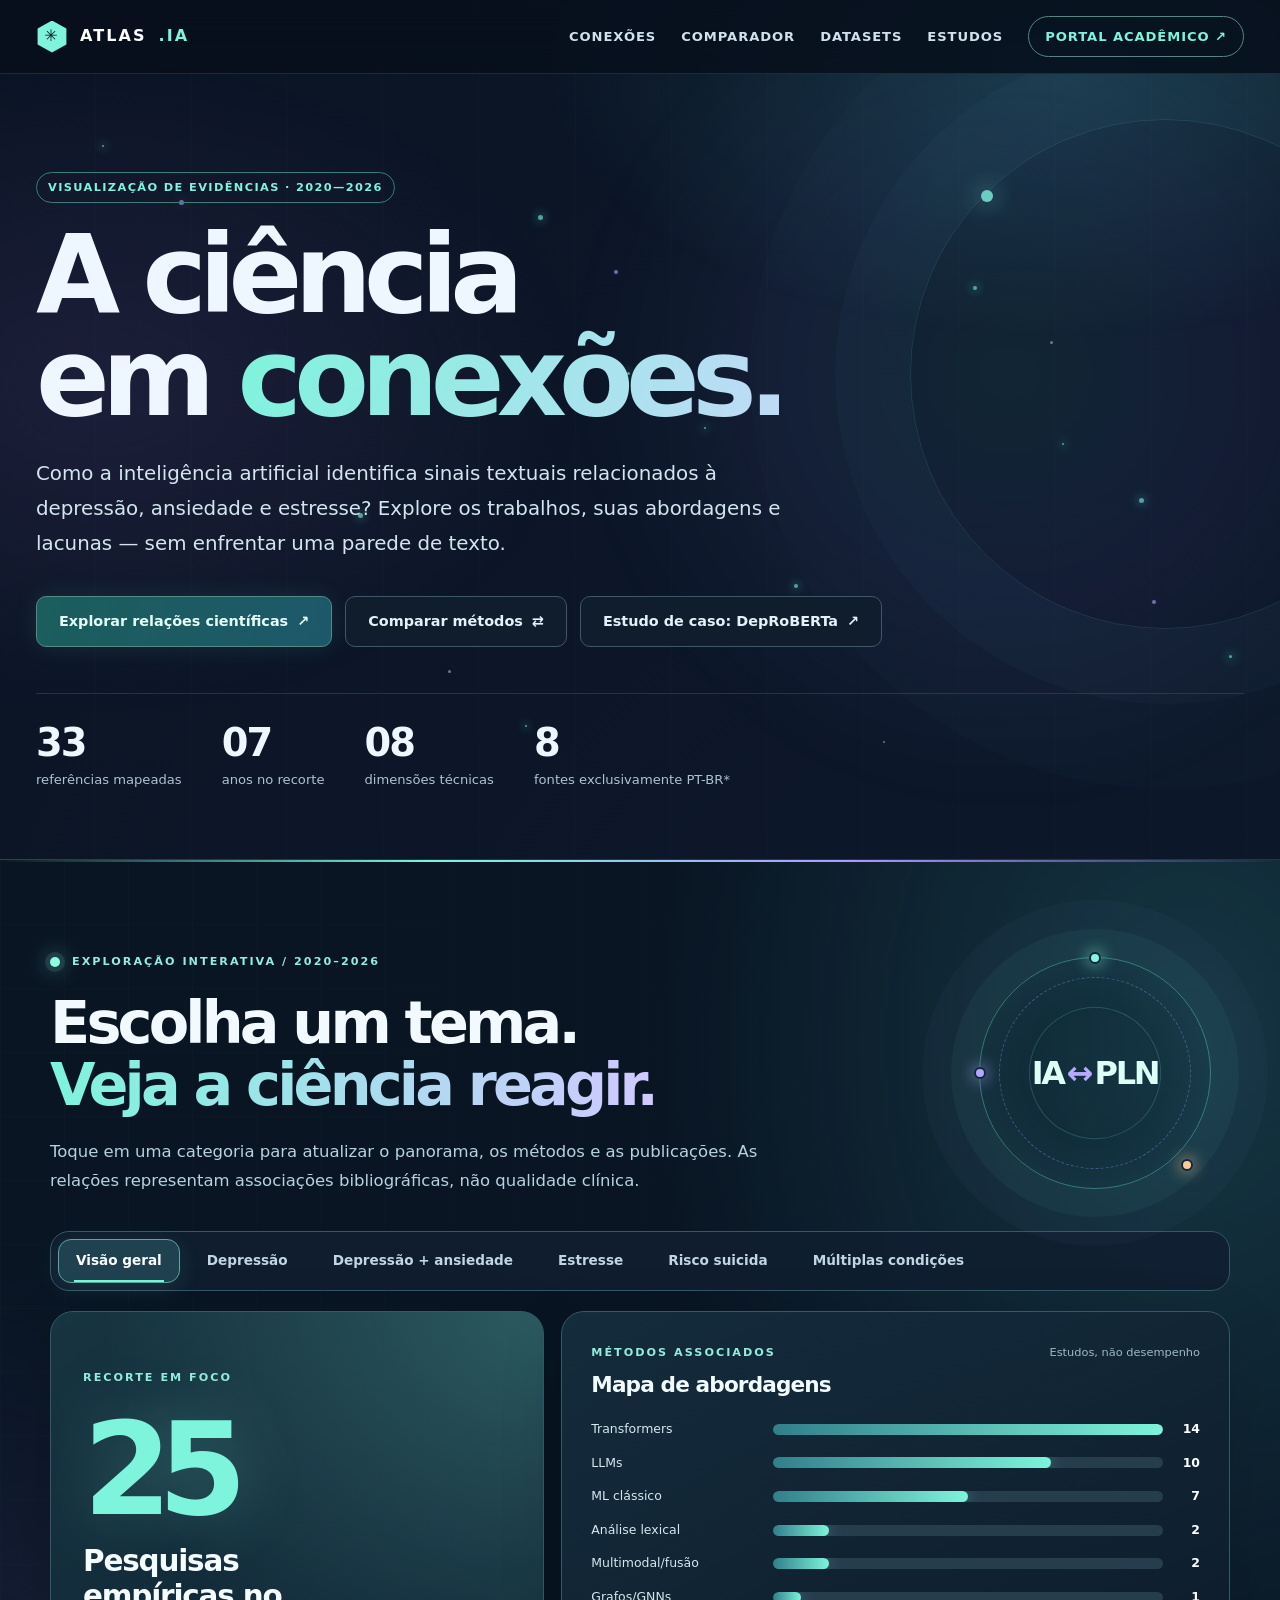
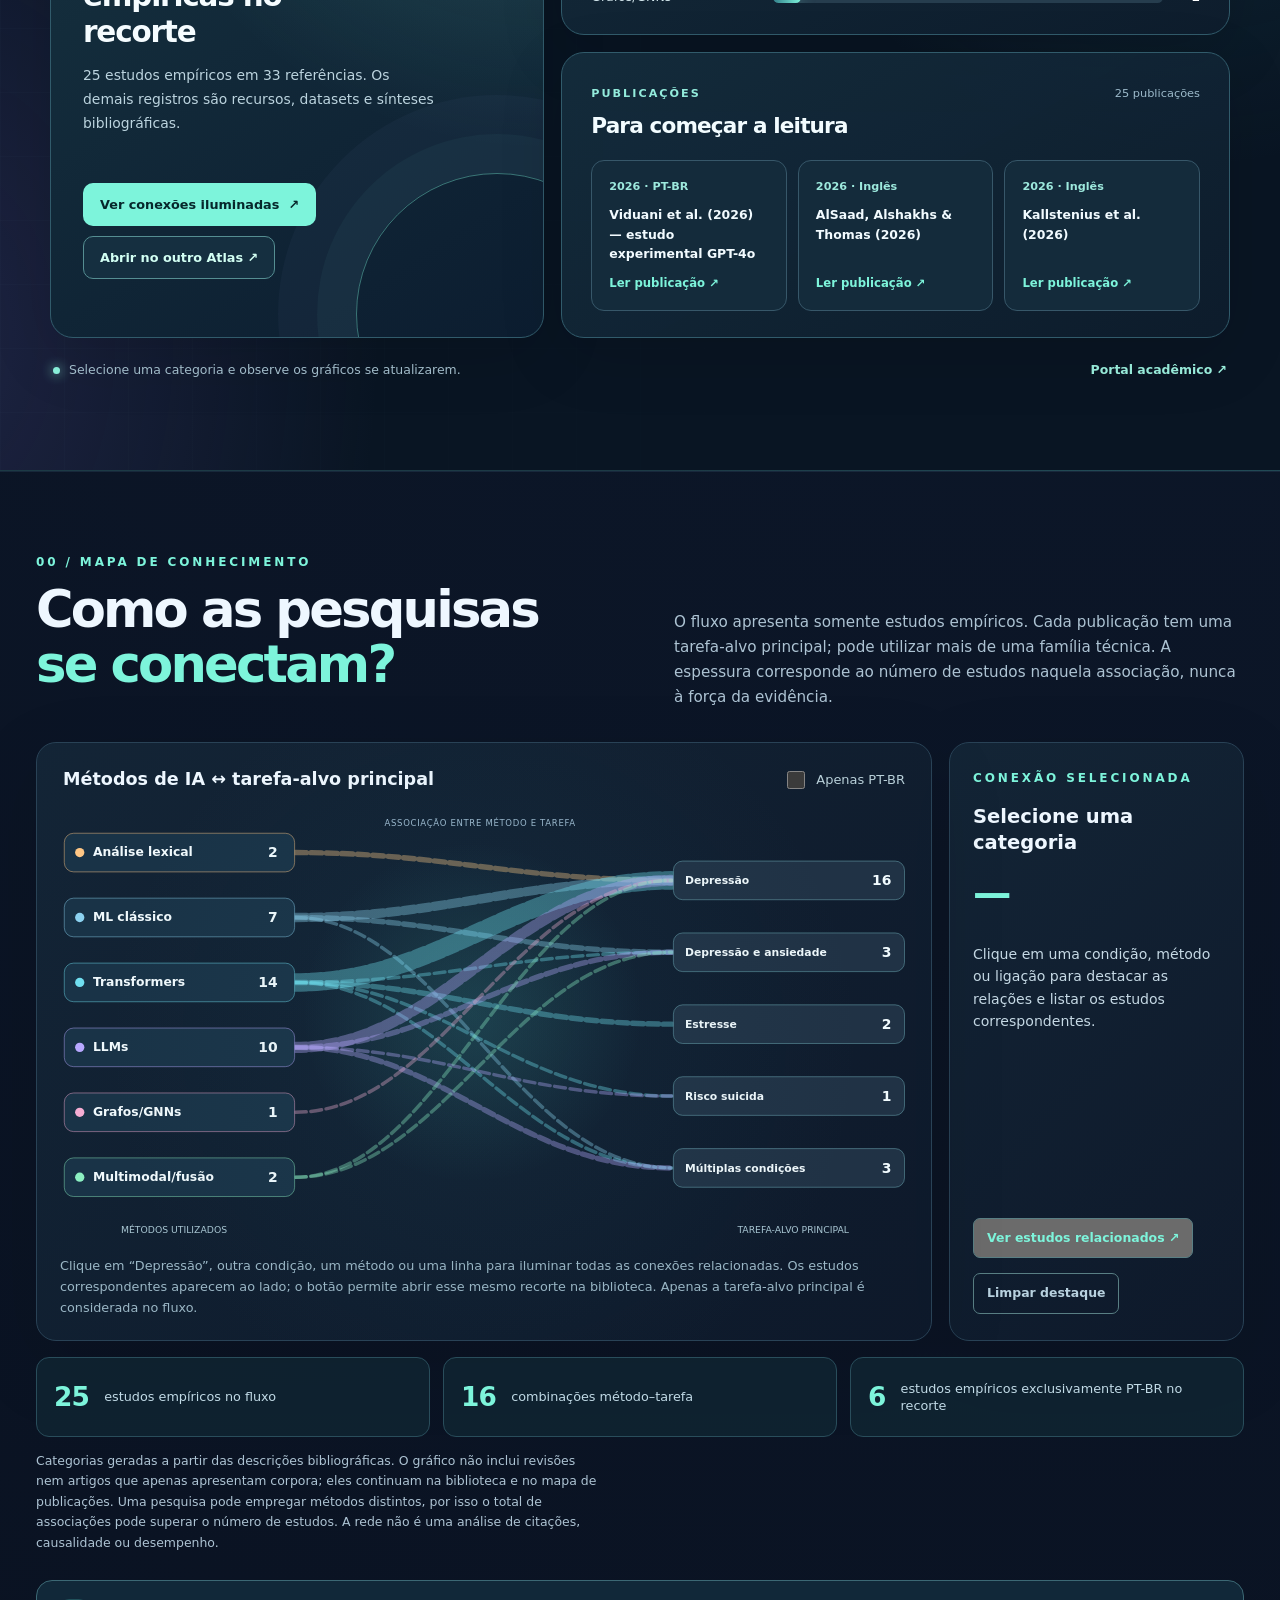
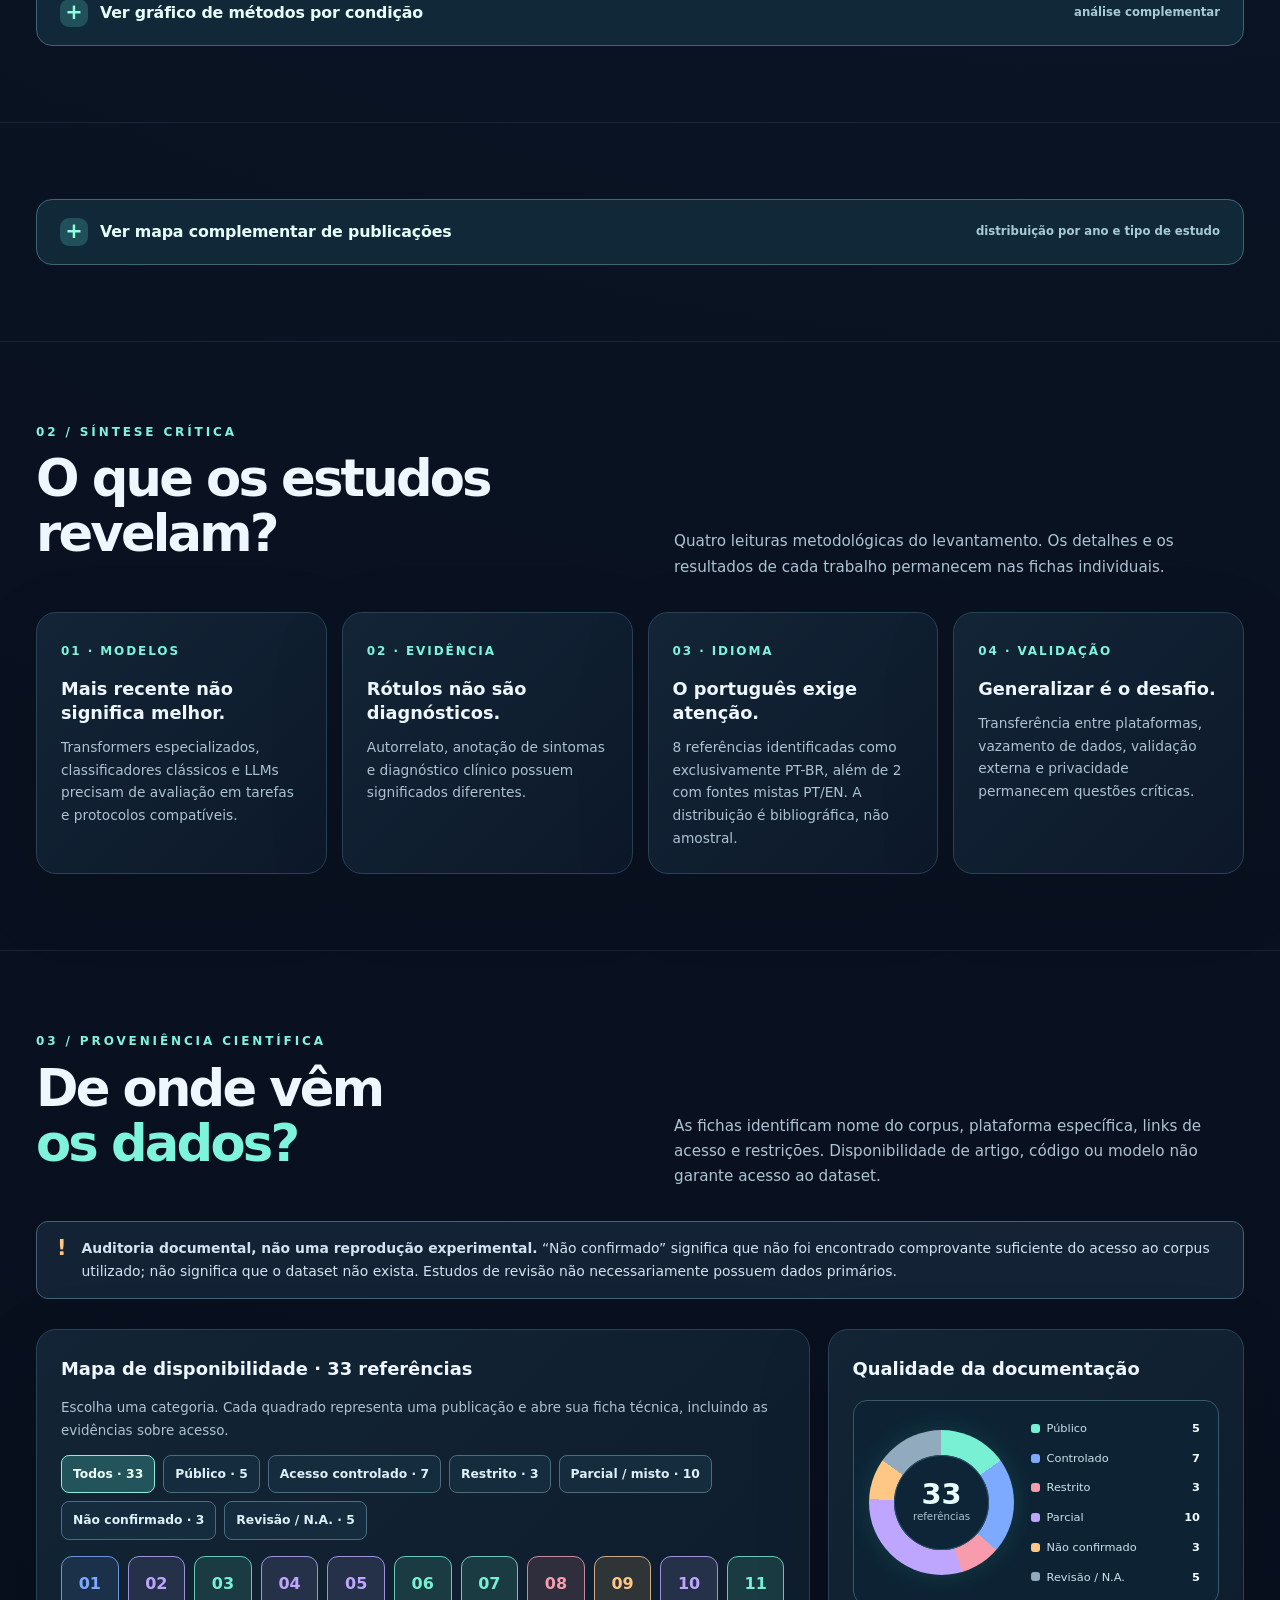
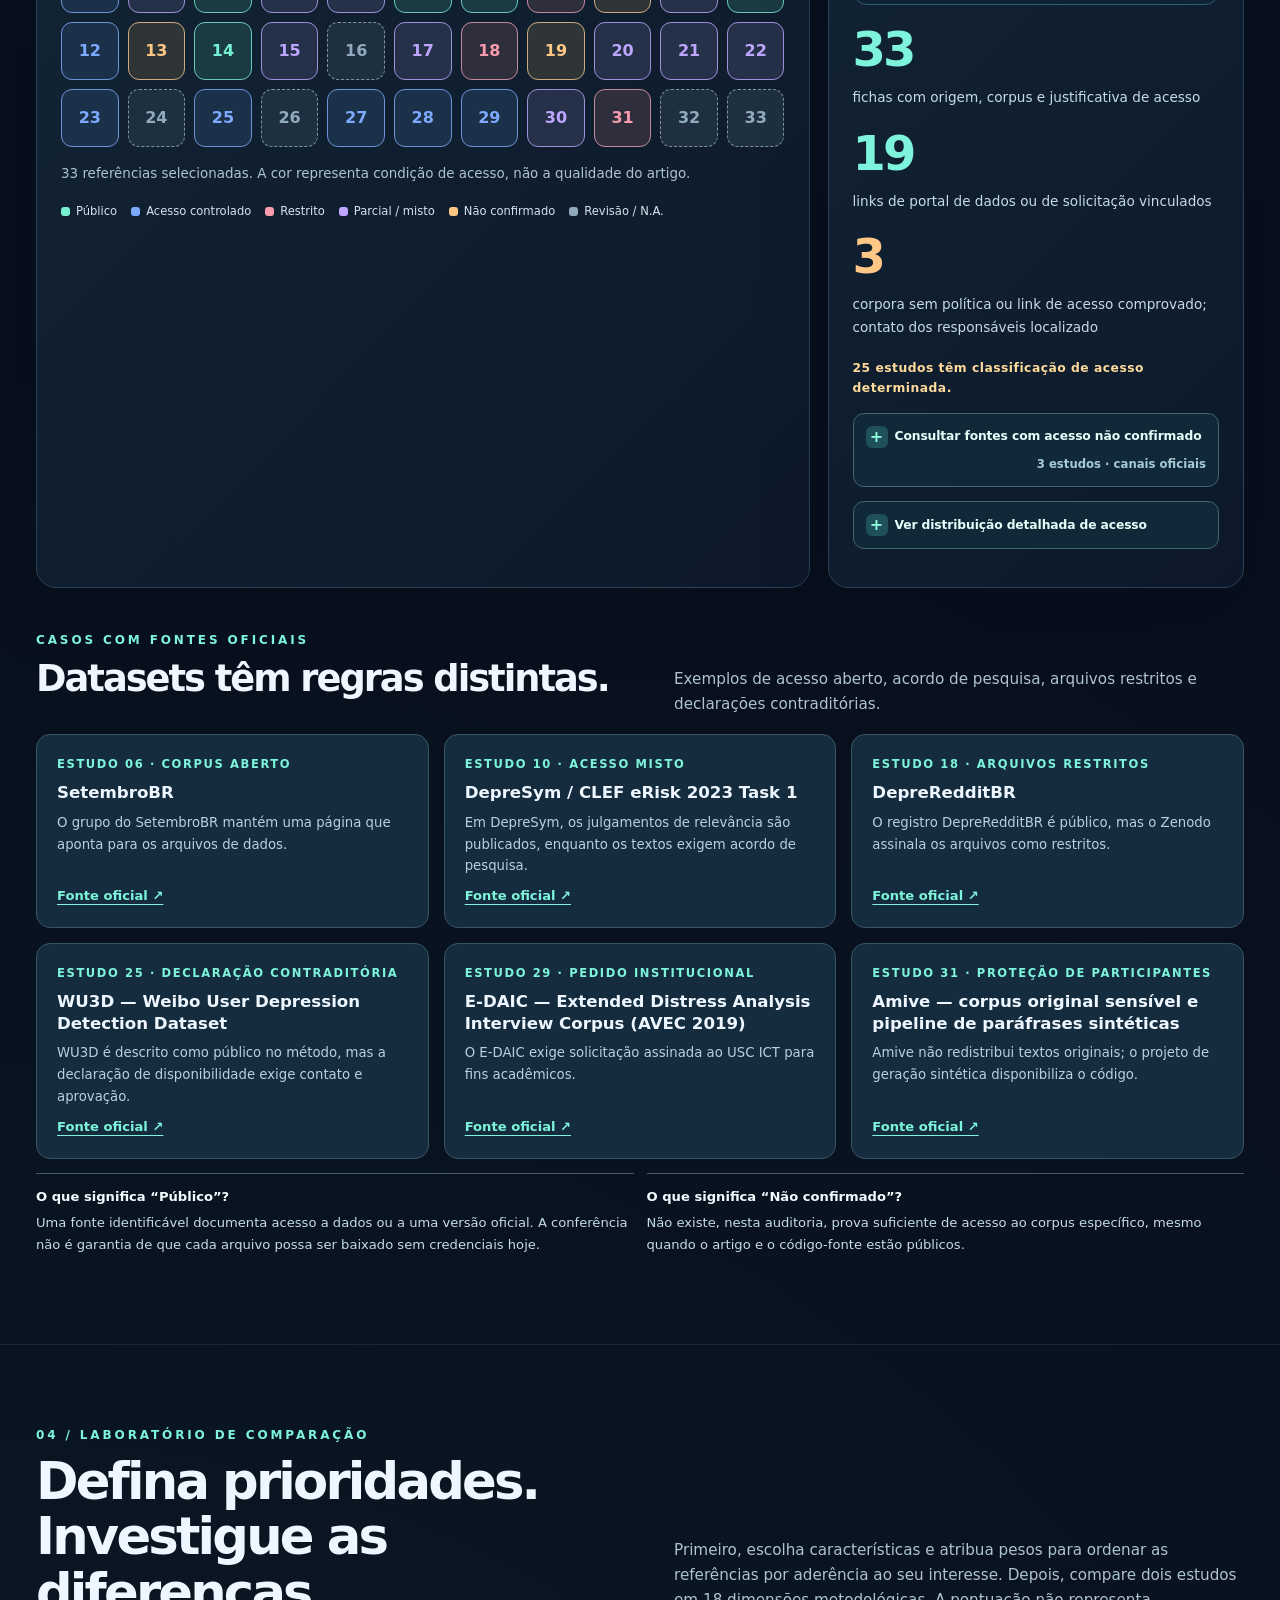
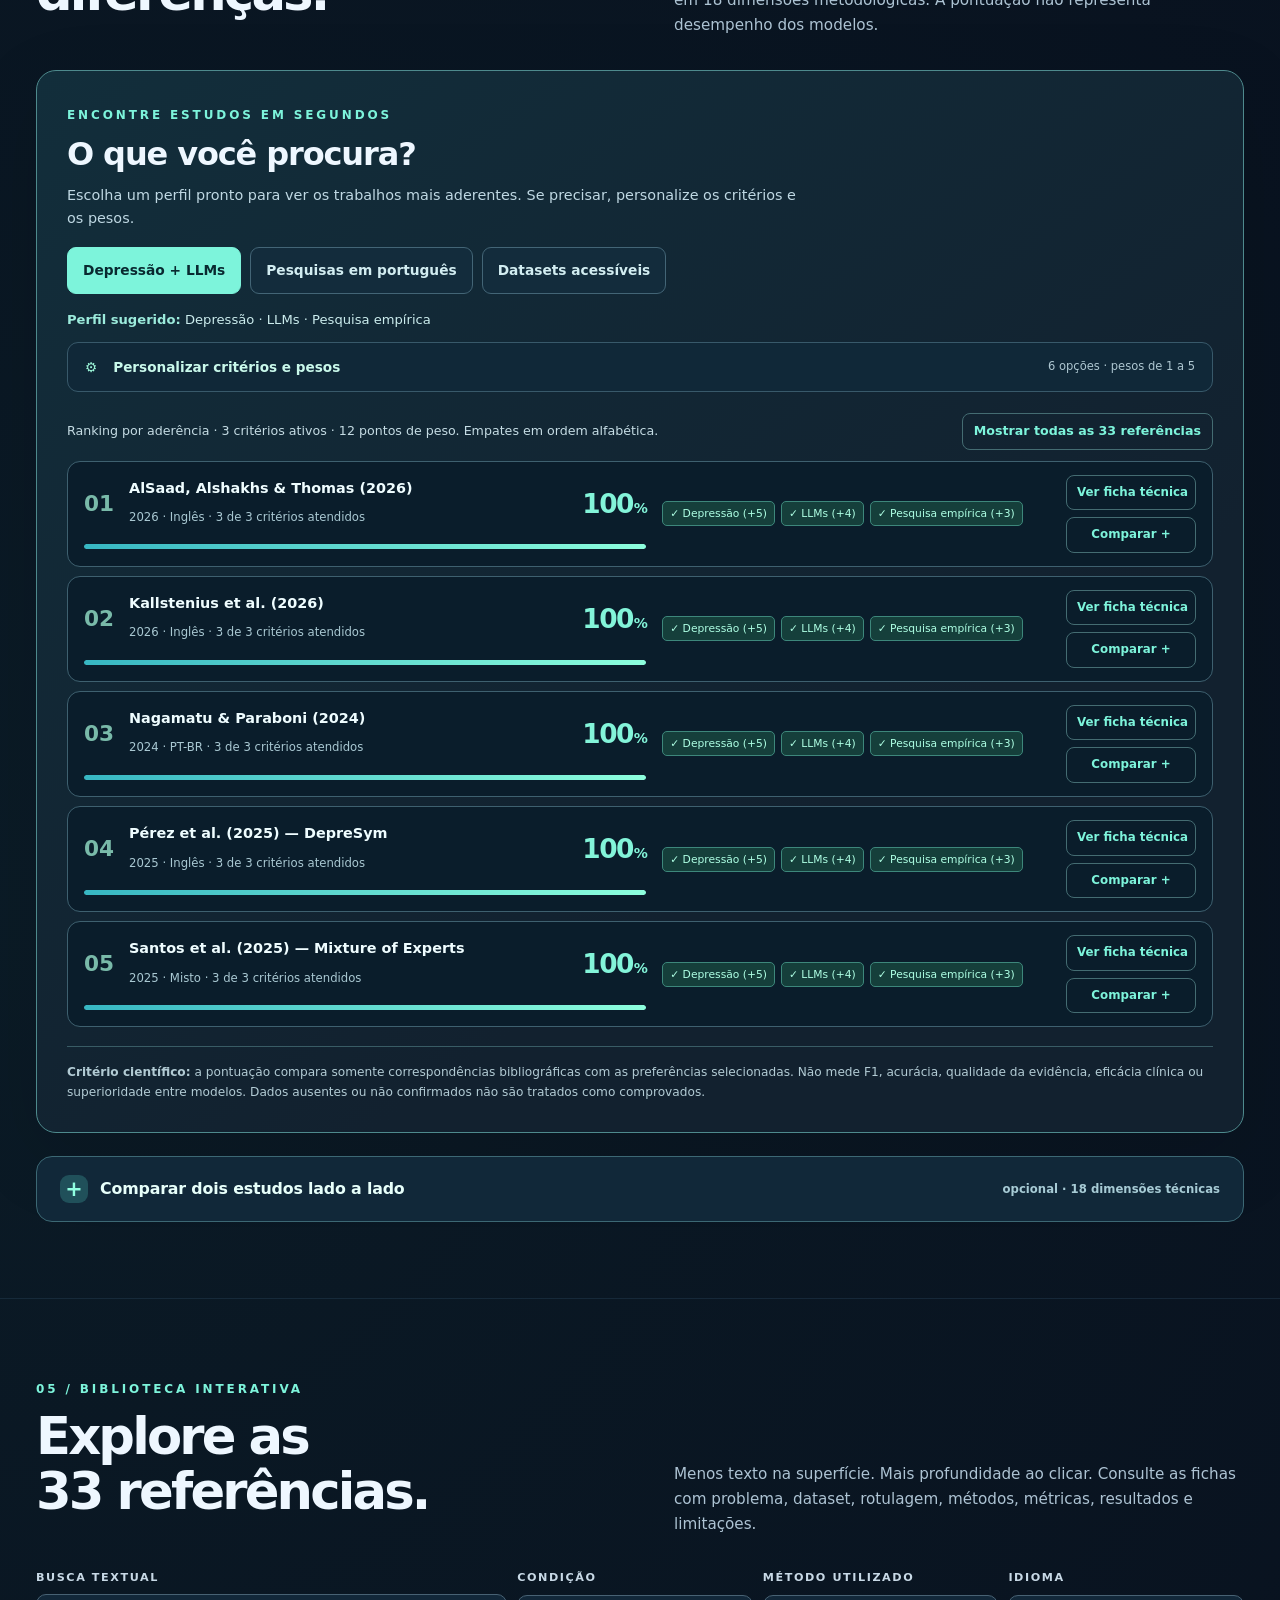
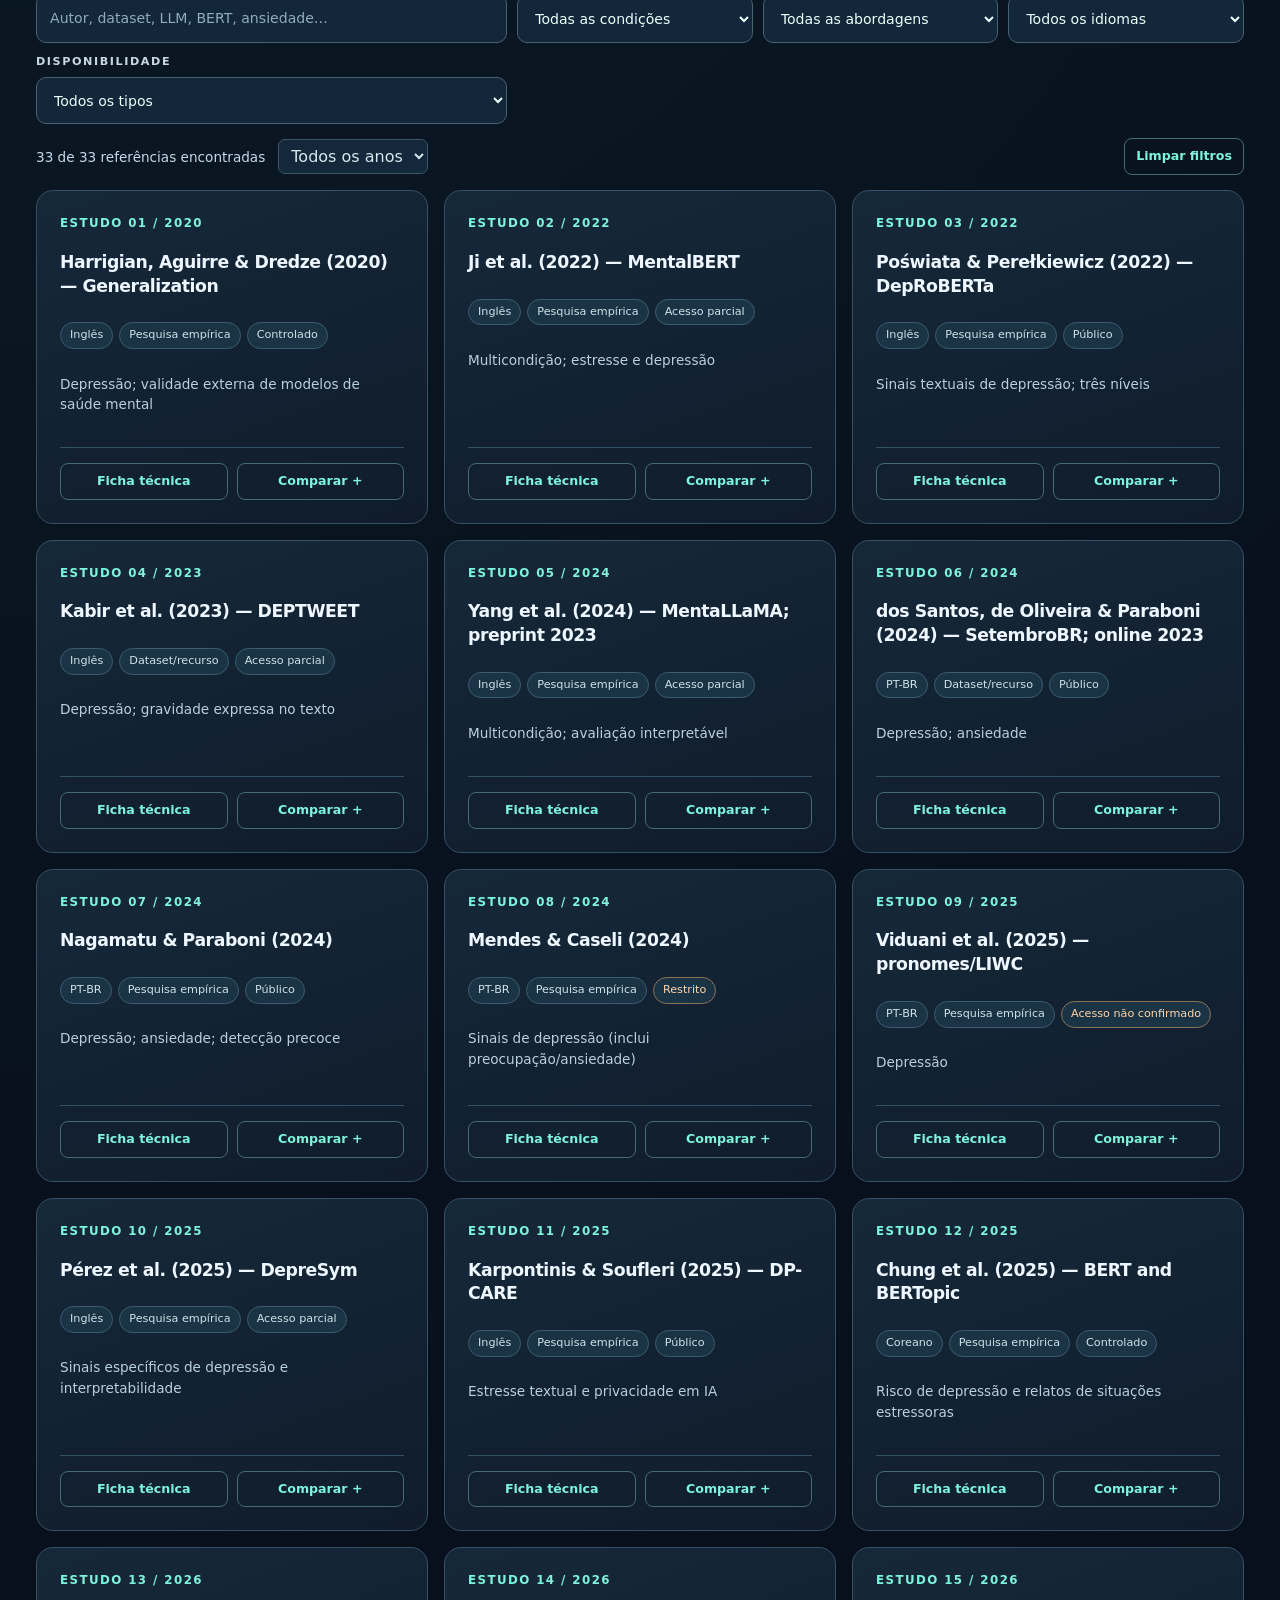
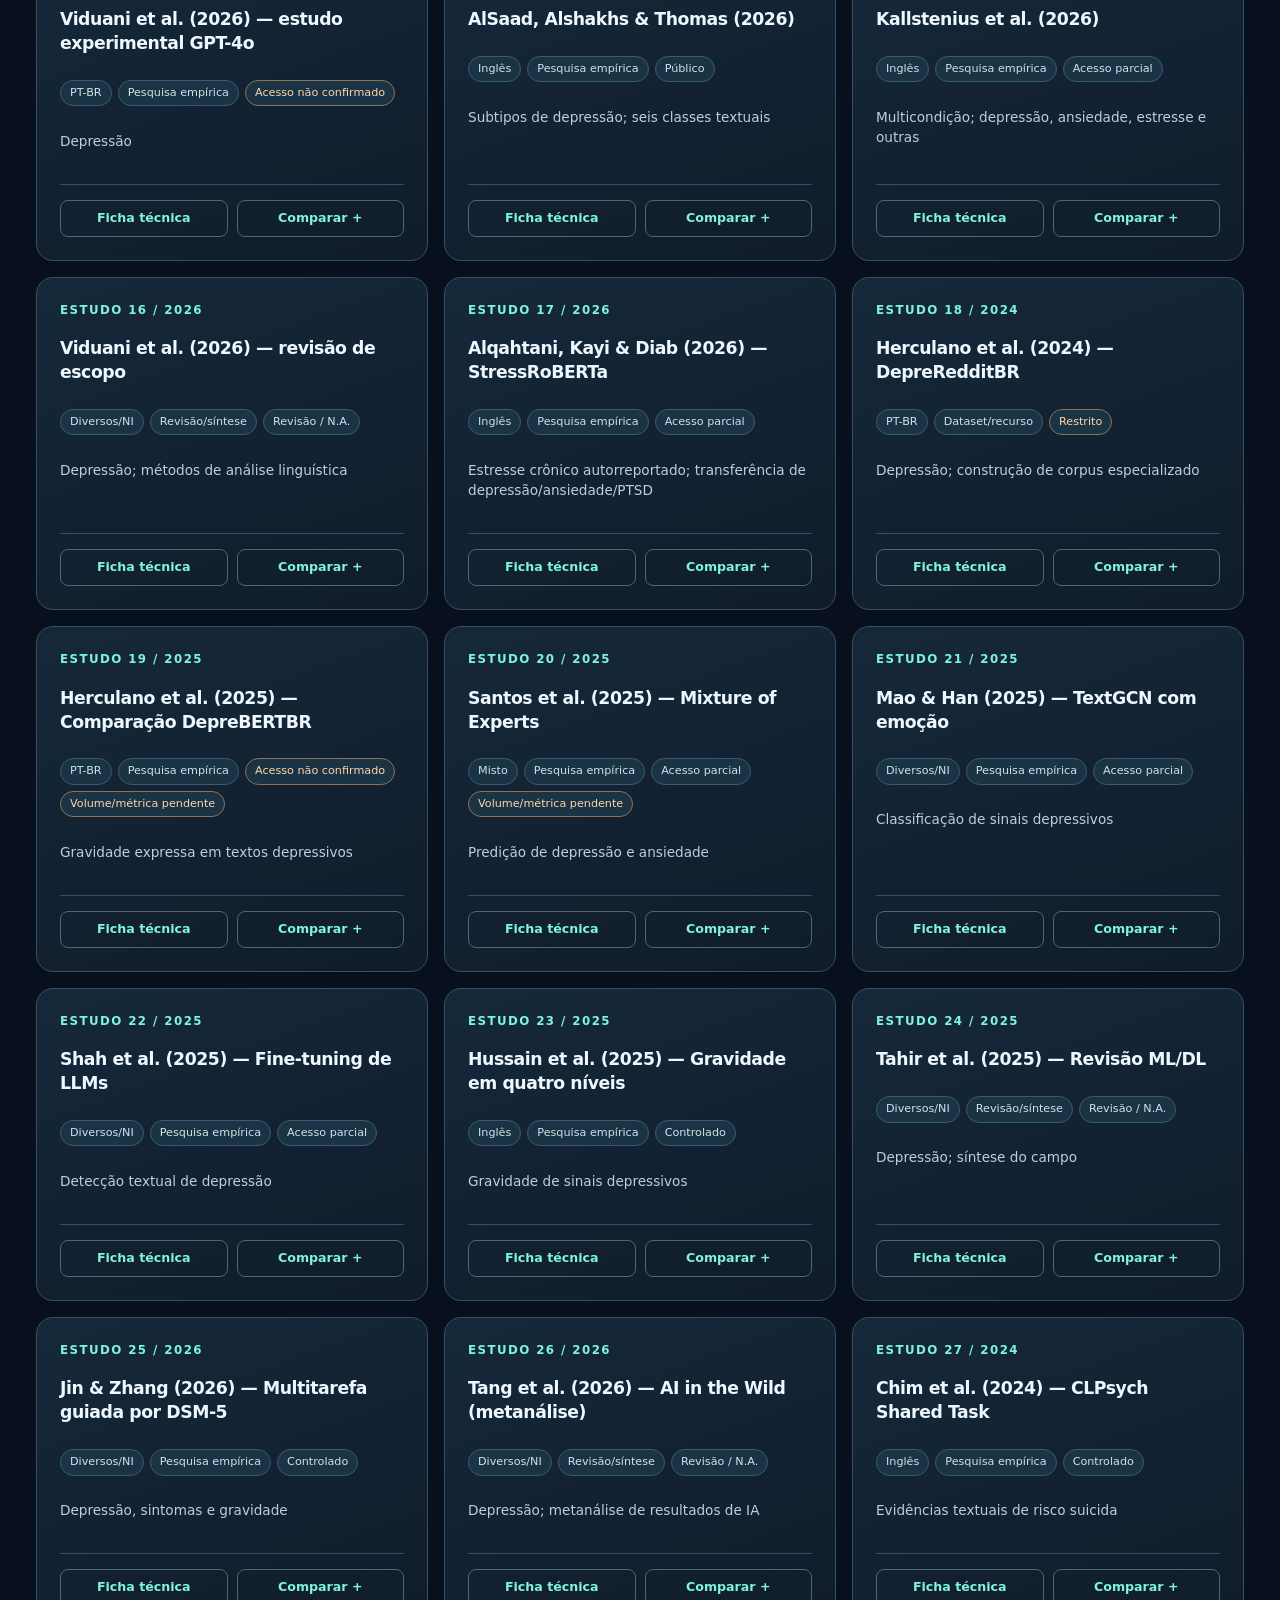
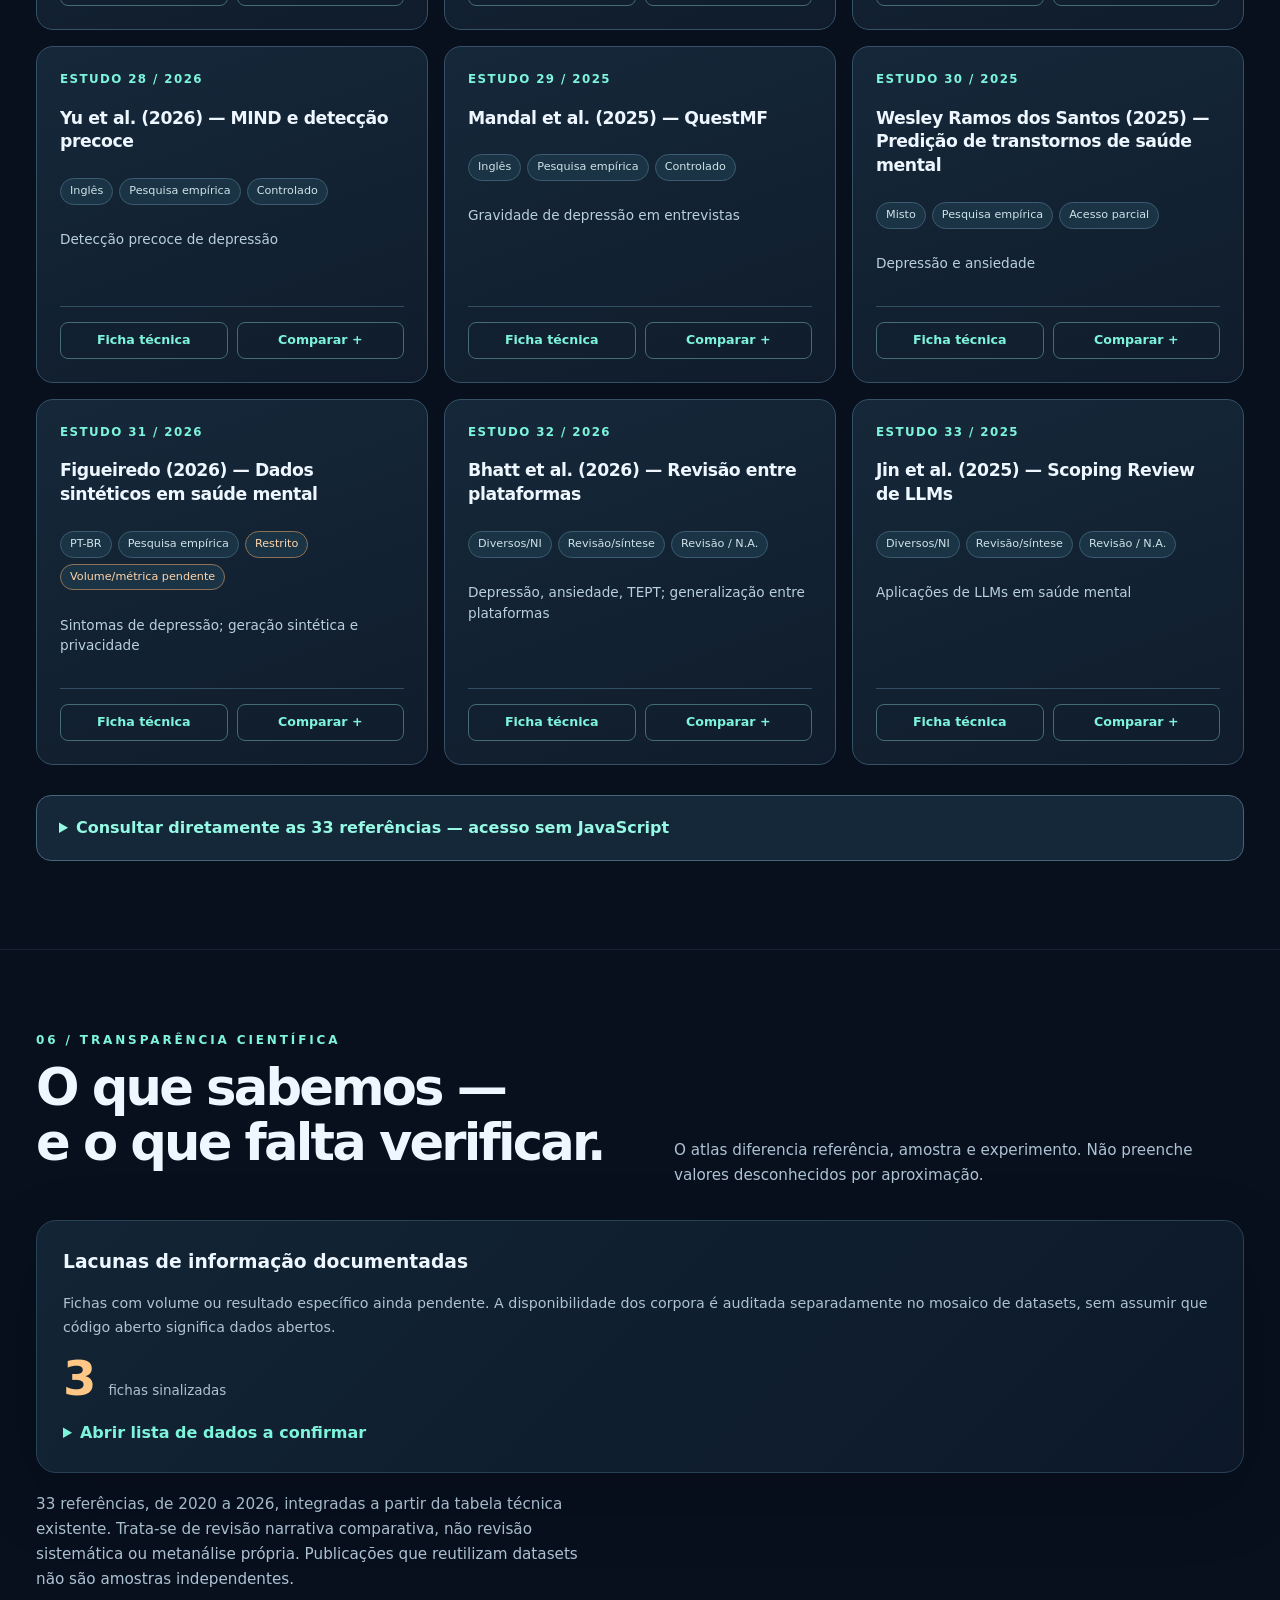
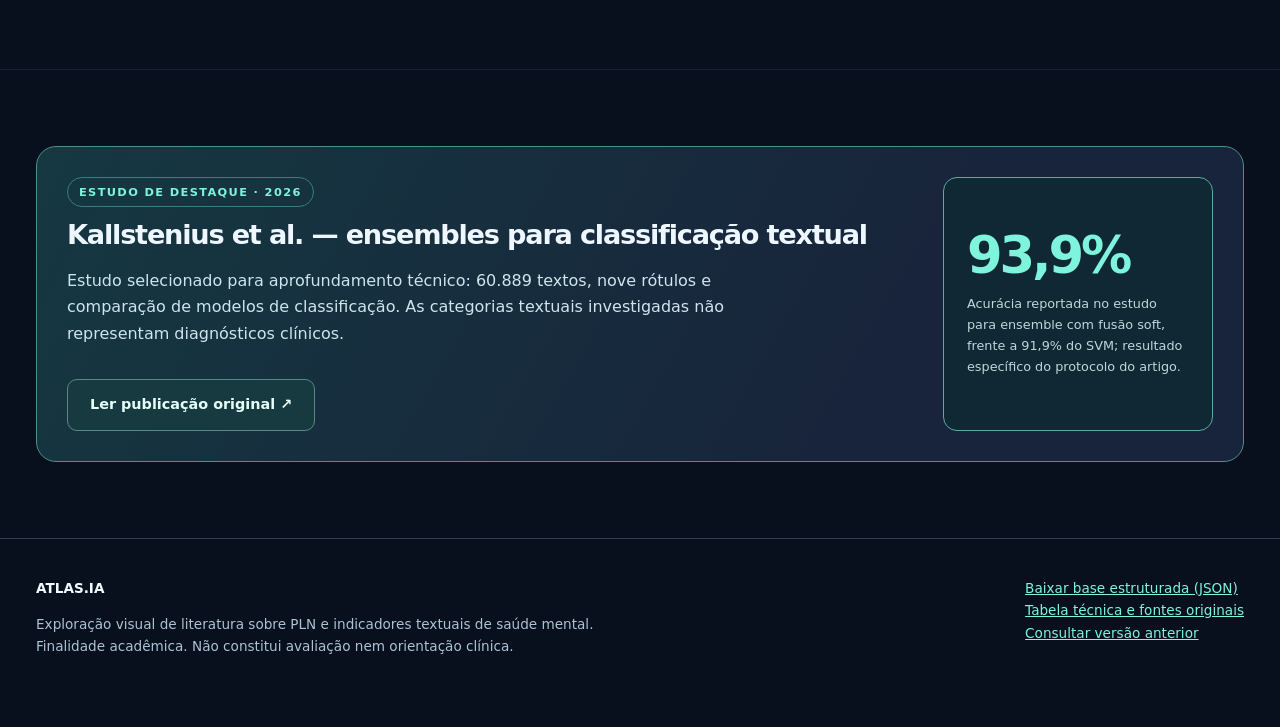
<file: tabelas/visualizacao-15-estudos/index.html>
<!doctype html>
<html lang="pt-BR">
<head>
<meta charset="utf-8">
<meta name="viewport" content="width=device-width,initial-scale=1">
<meta name="robots" content="noindex,follow">
<meta name="description" content="Endereço atualizado da tabela comparativa bibliográfica.">
<meta http-equiv="refresh" content="0; url=../comparativo/">
<link rel="canonical" href="https://fernandomarquesaluno-svg.github.io/depression_poject/tabelas/comparativo/">
<title>Tabela comparativa — novo endereço</title>
<style>body{font-family:system-ui,-apple-system,"Segoe UI",sans-serif;margin:0;background:#f5f7fa;color:#152941;min-height:100vh;display:grid;place-items:center}main{padding:30px;max-width:620px}h1{font-size:clamp(1.5rem,4vw,2.3rem);line-height:1.2}p{font-size:1.1rem;line-height:1.6}a{color:#075c78;font-weight:700}</style>
<script>location.replace("../comparativo/"+location.search+location.hash);</script>
</head>
<body><main><h1>A tabela comparativa mudou de endereço</h1><p>A versão revisada contém 17 publicações (2020–2026). Você será direcionado automaticamente.</p><p><a href="../comparativo/">Abrir tabela comparativa atualizada</a></p></main></body>
</html>
</file>
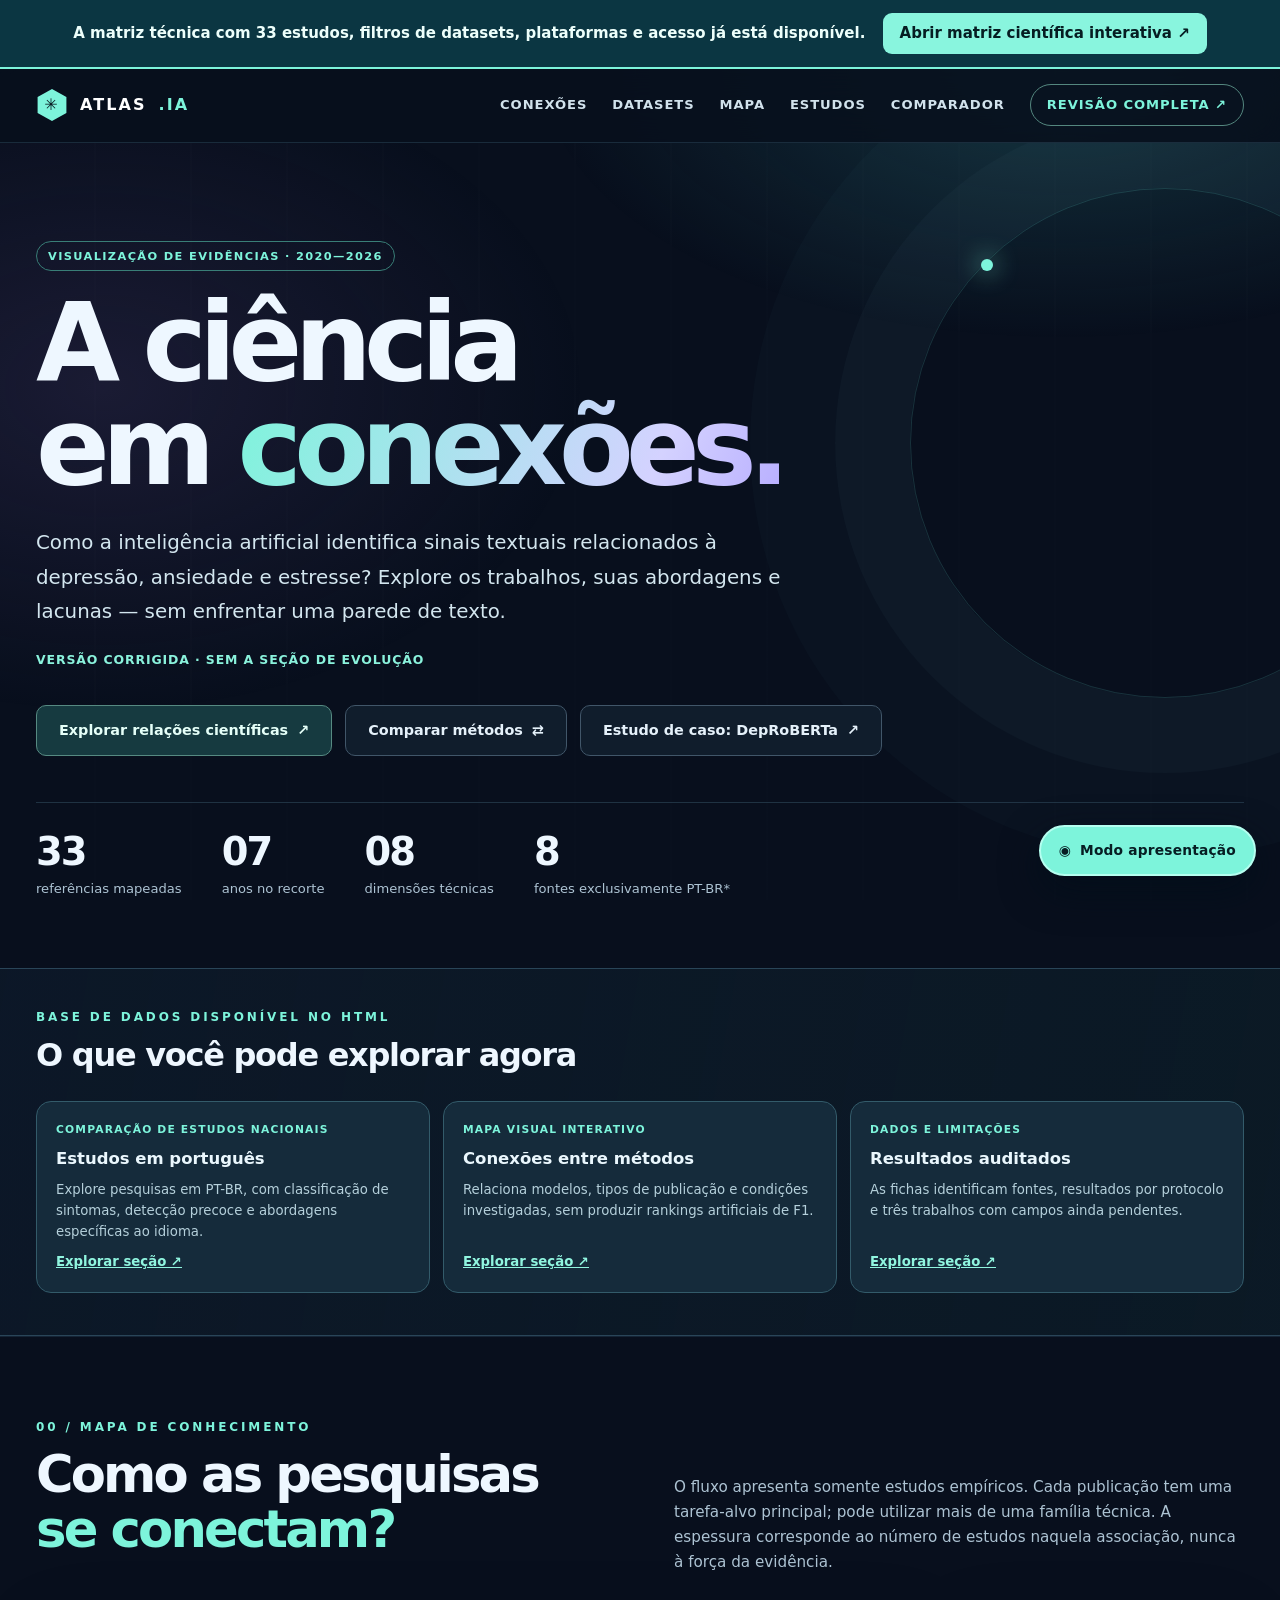
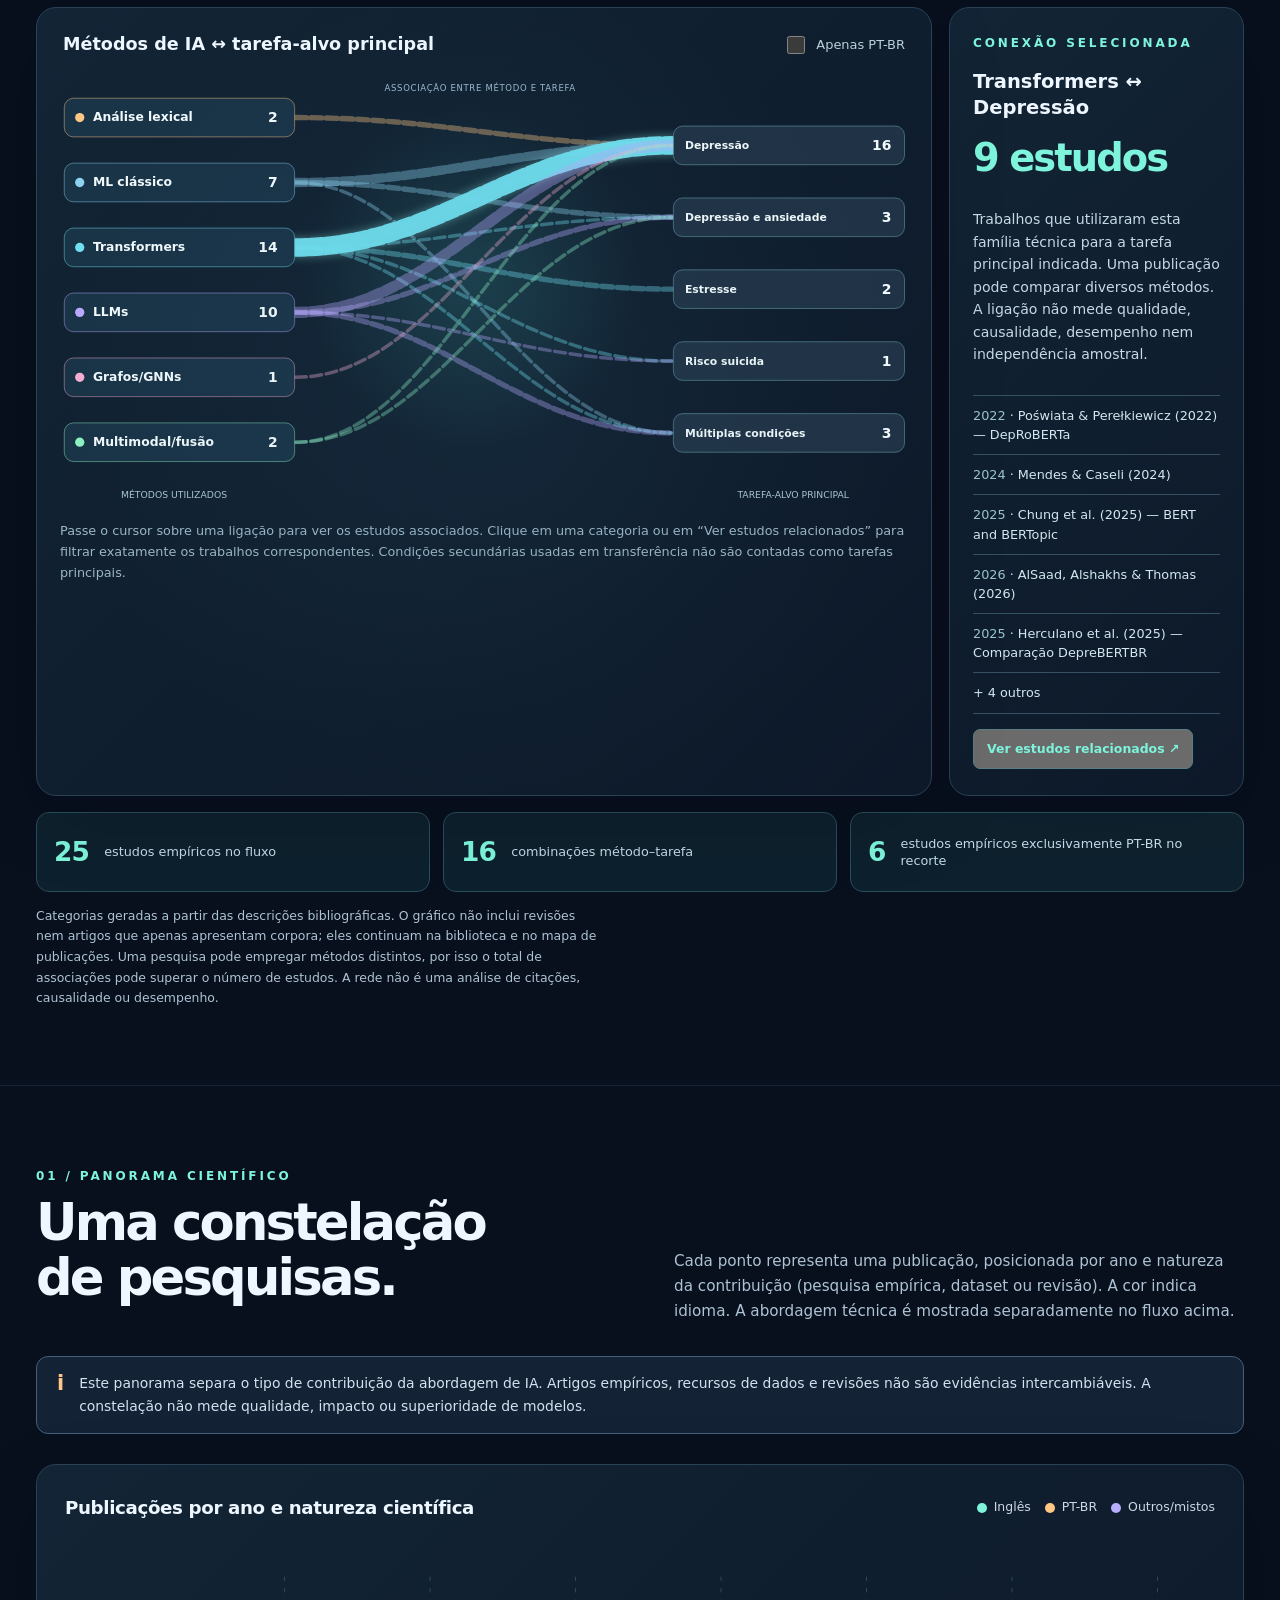
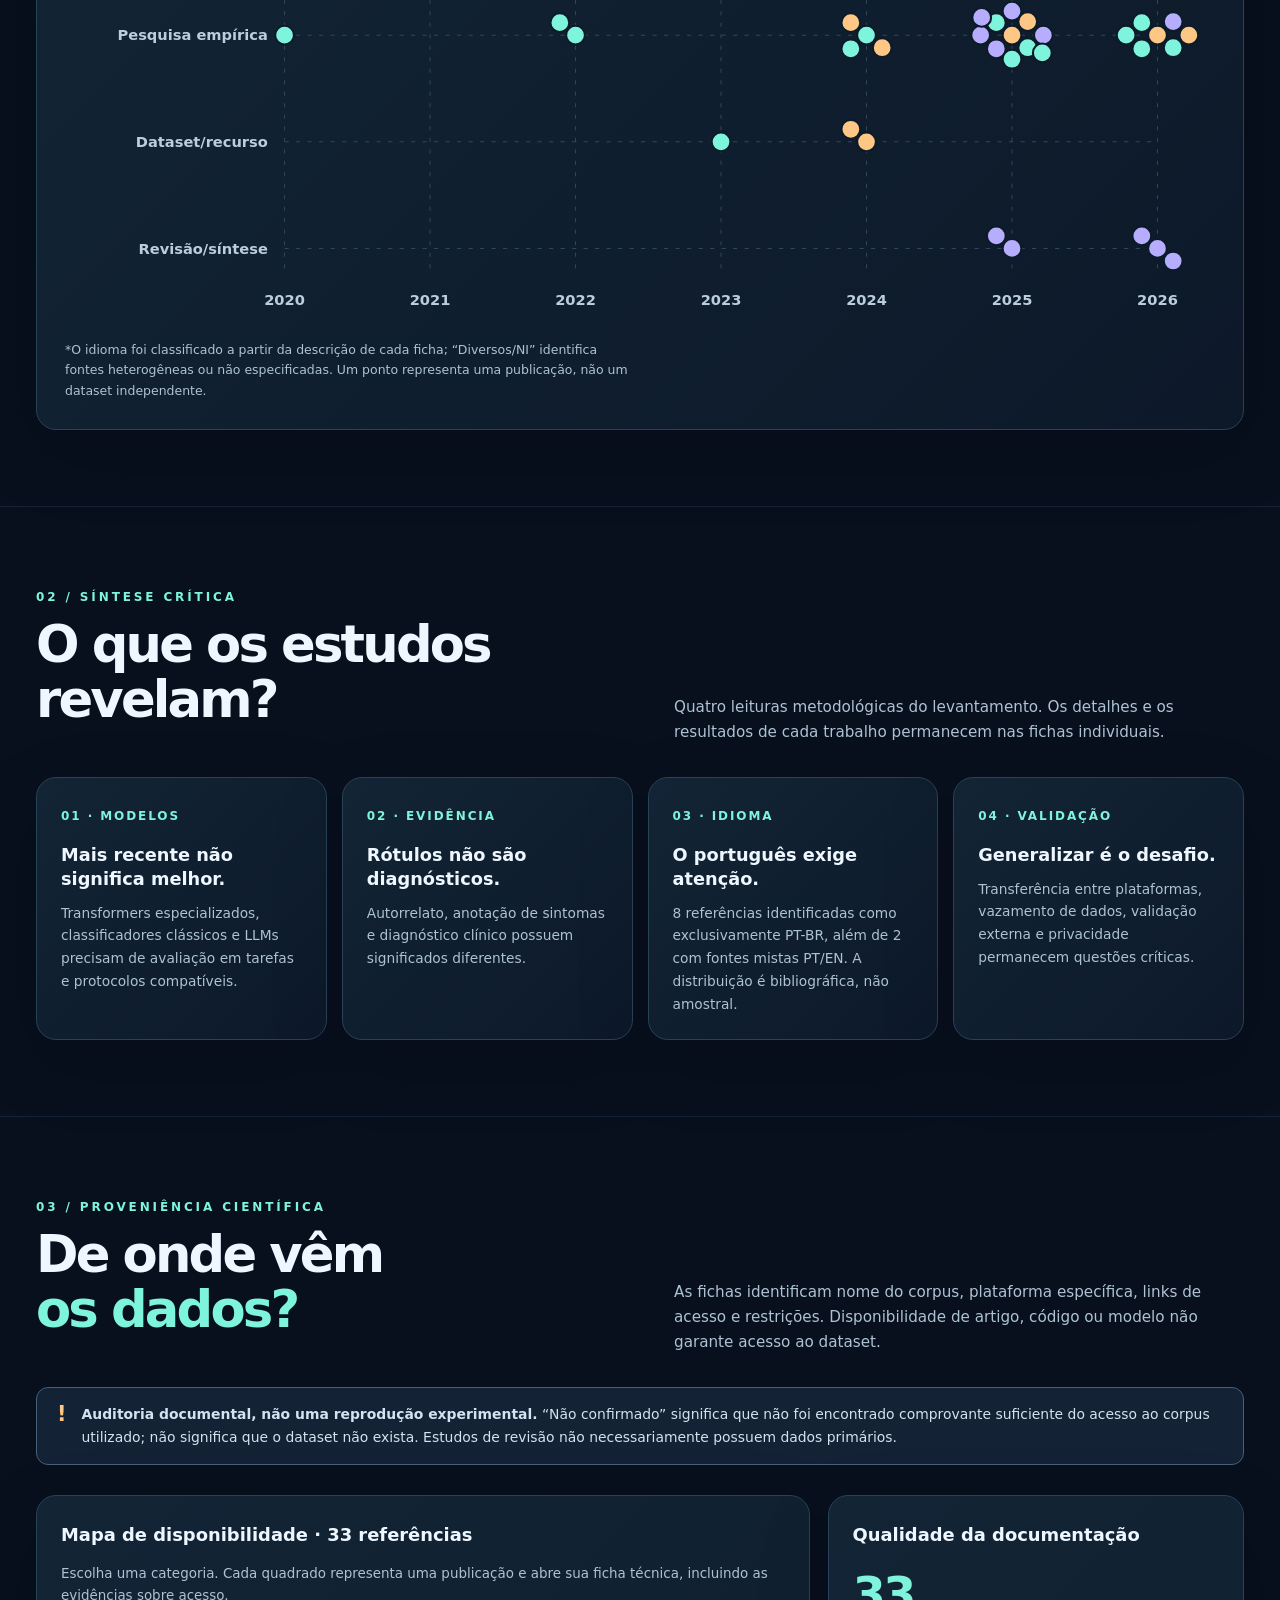
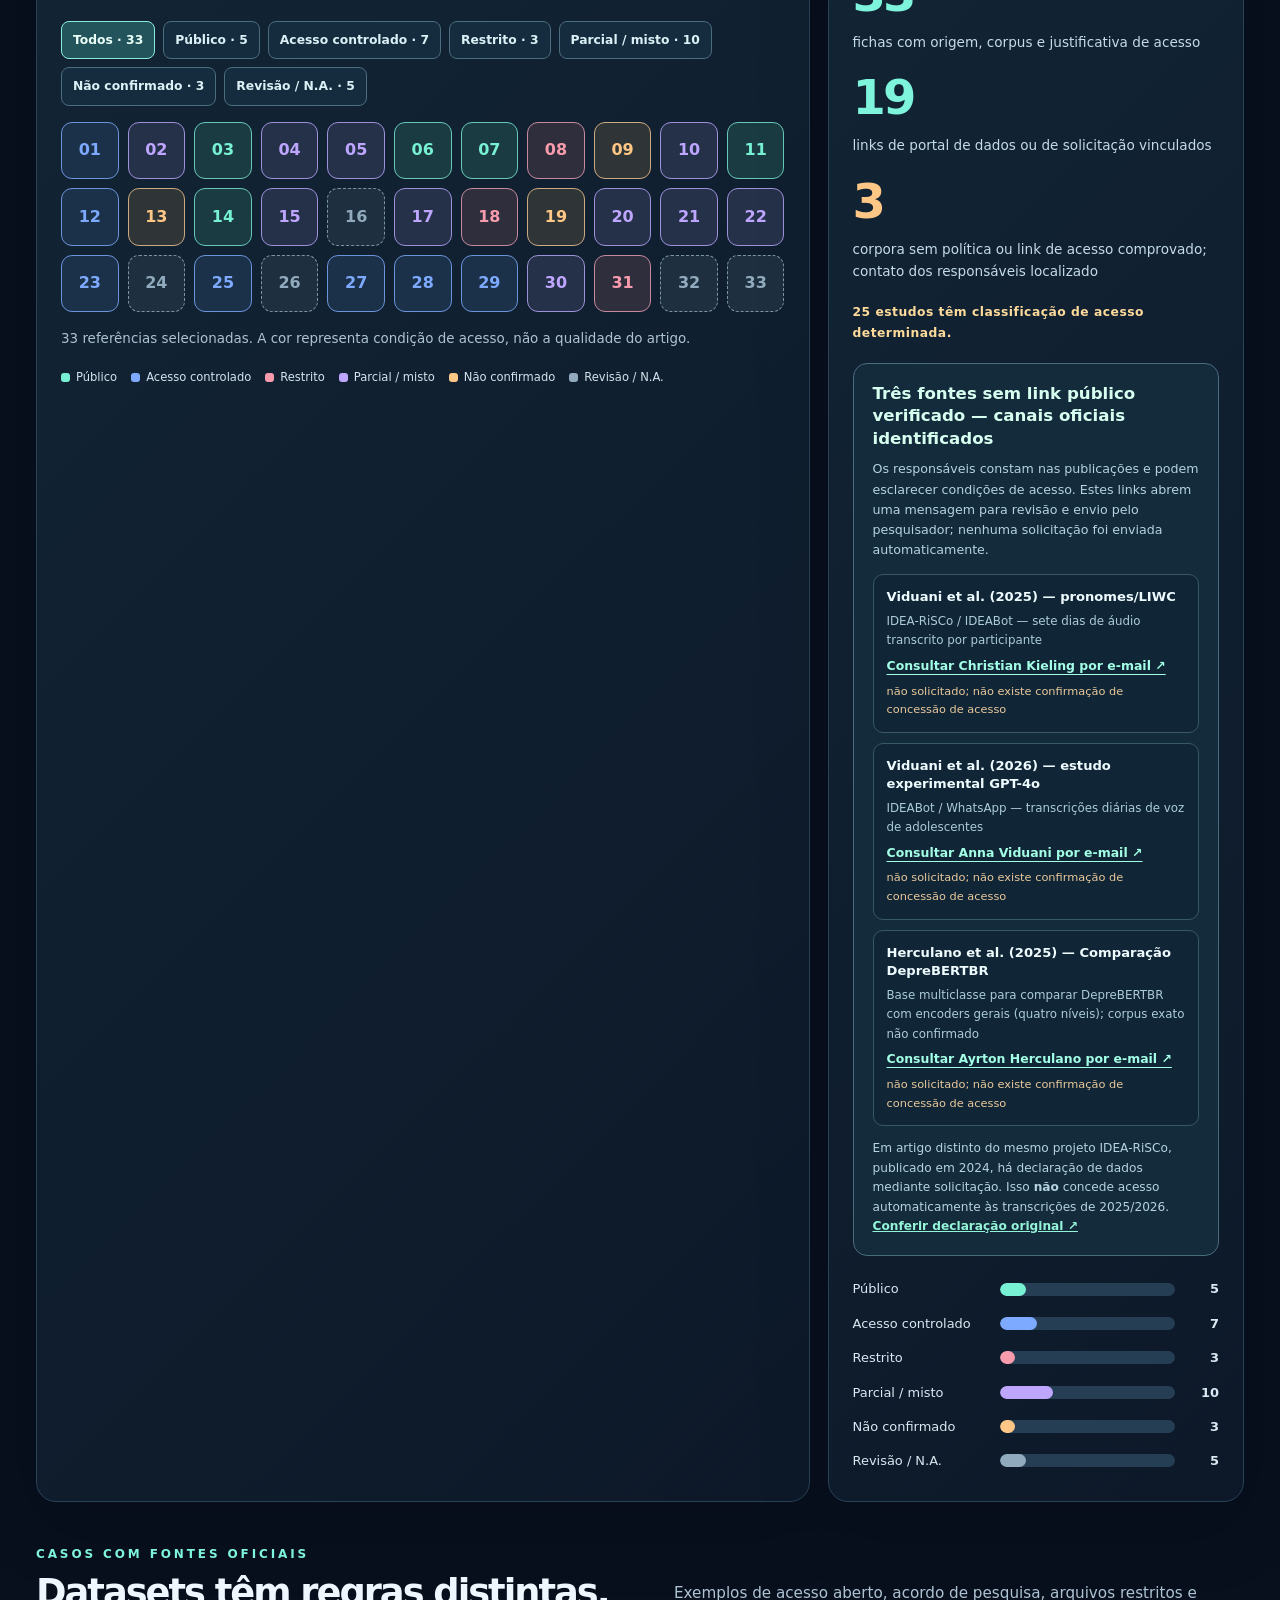
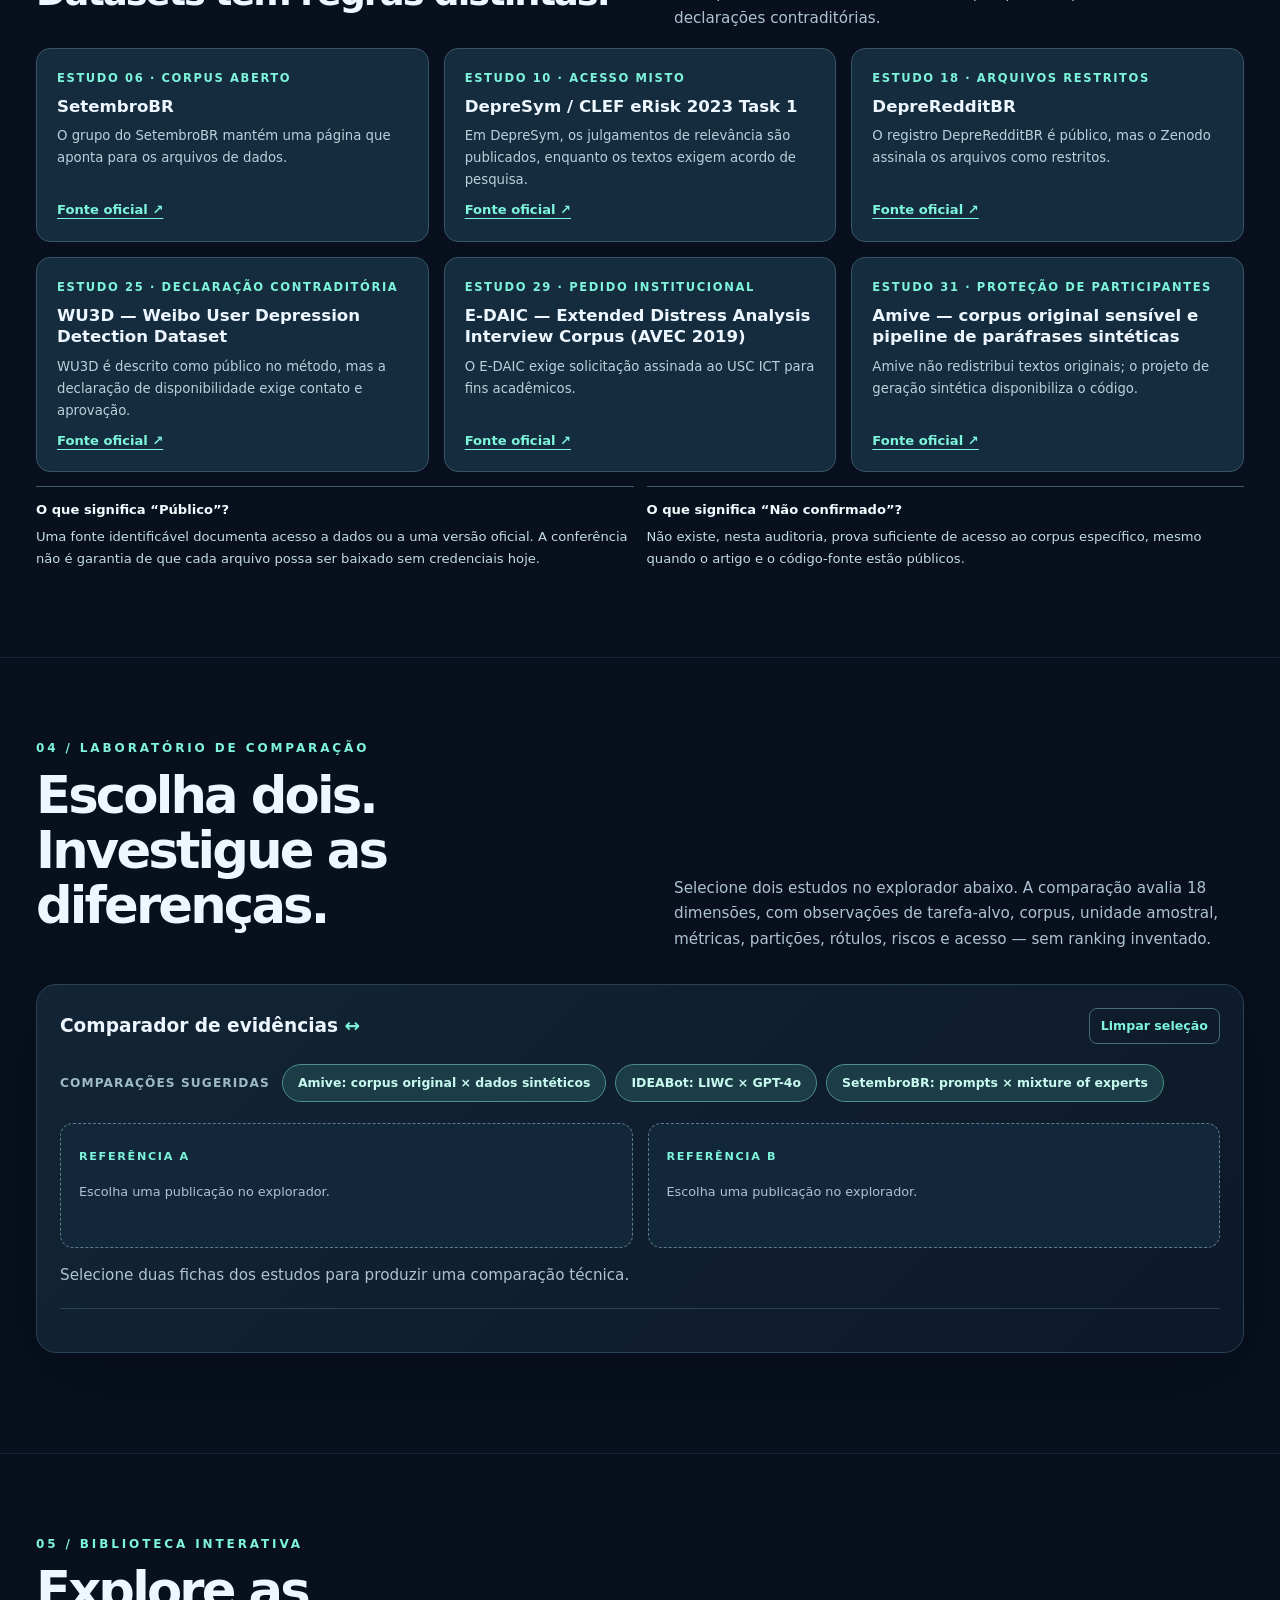
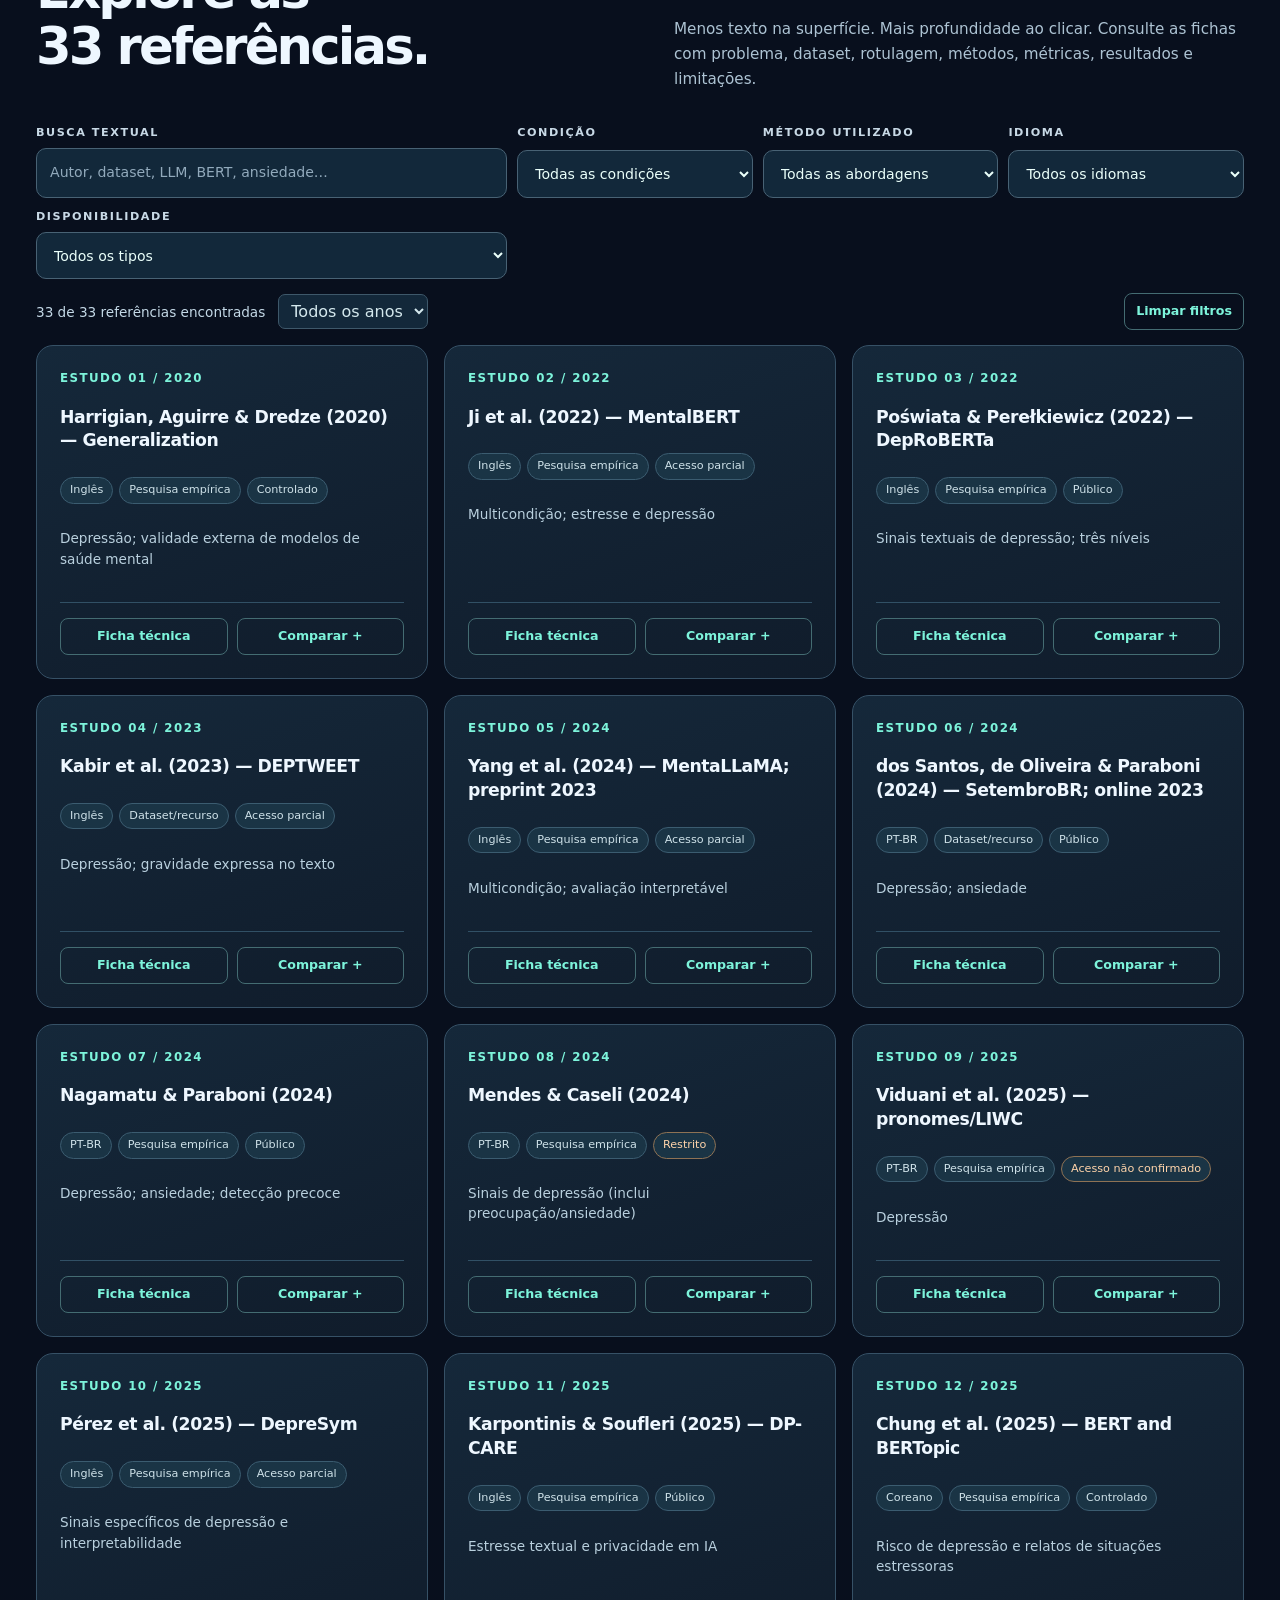
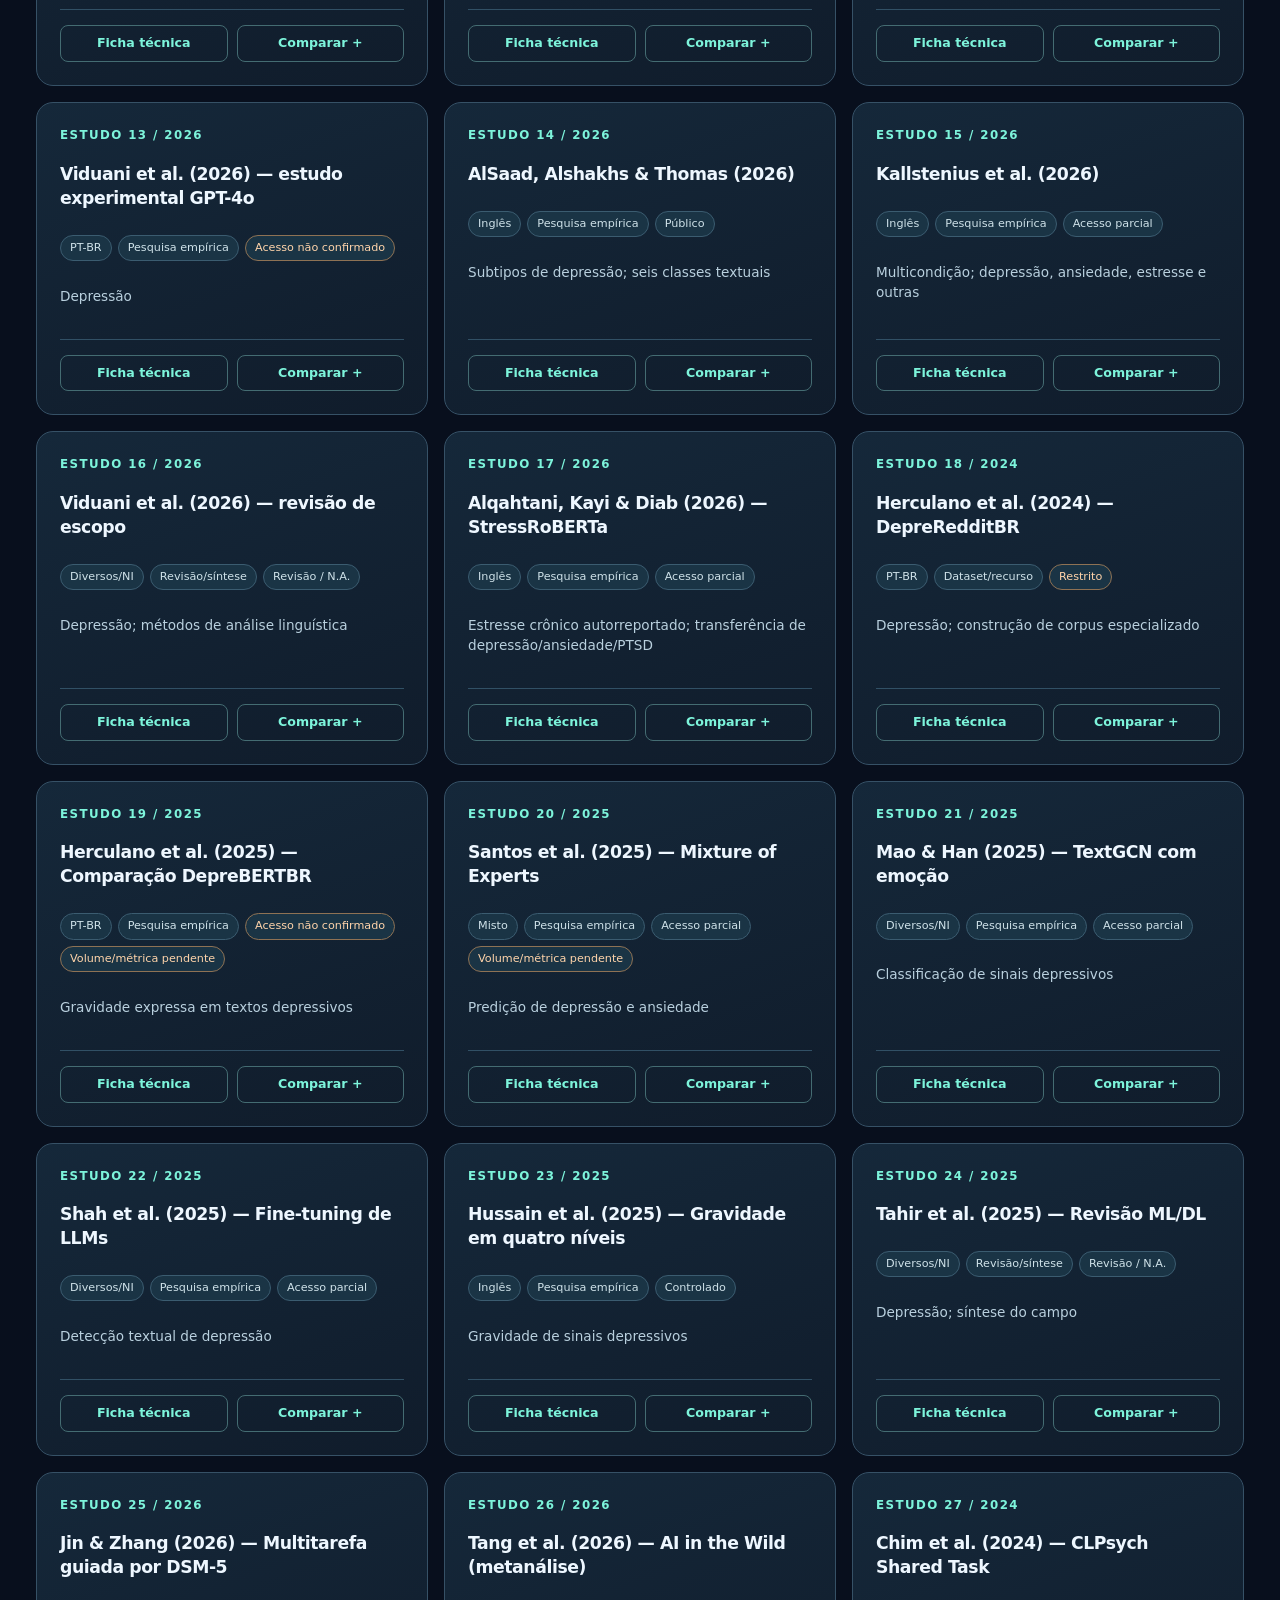
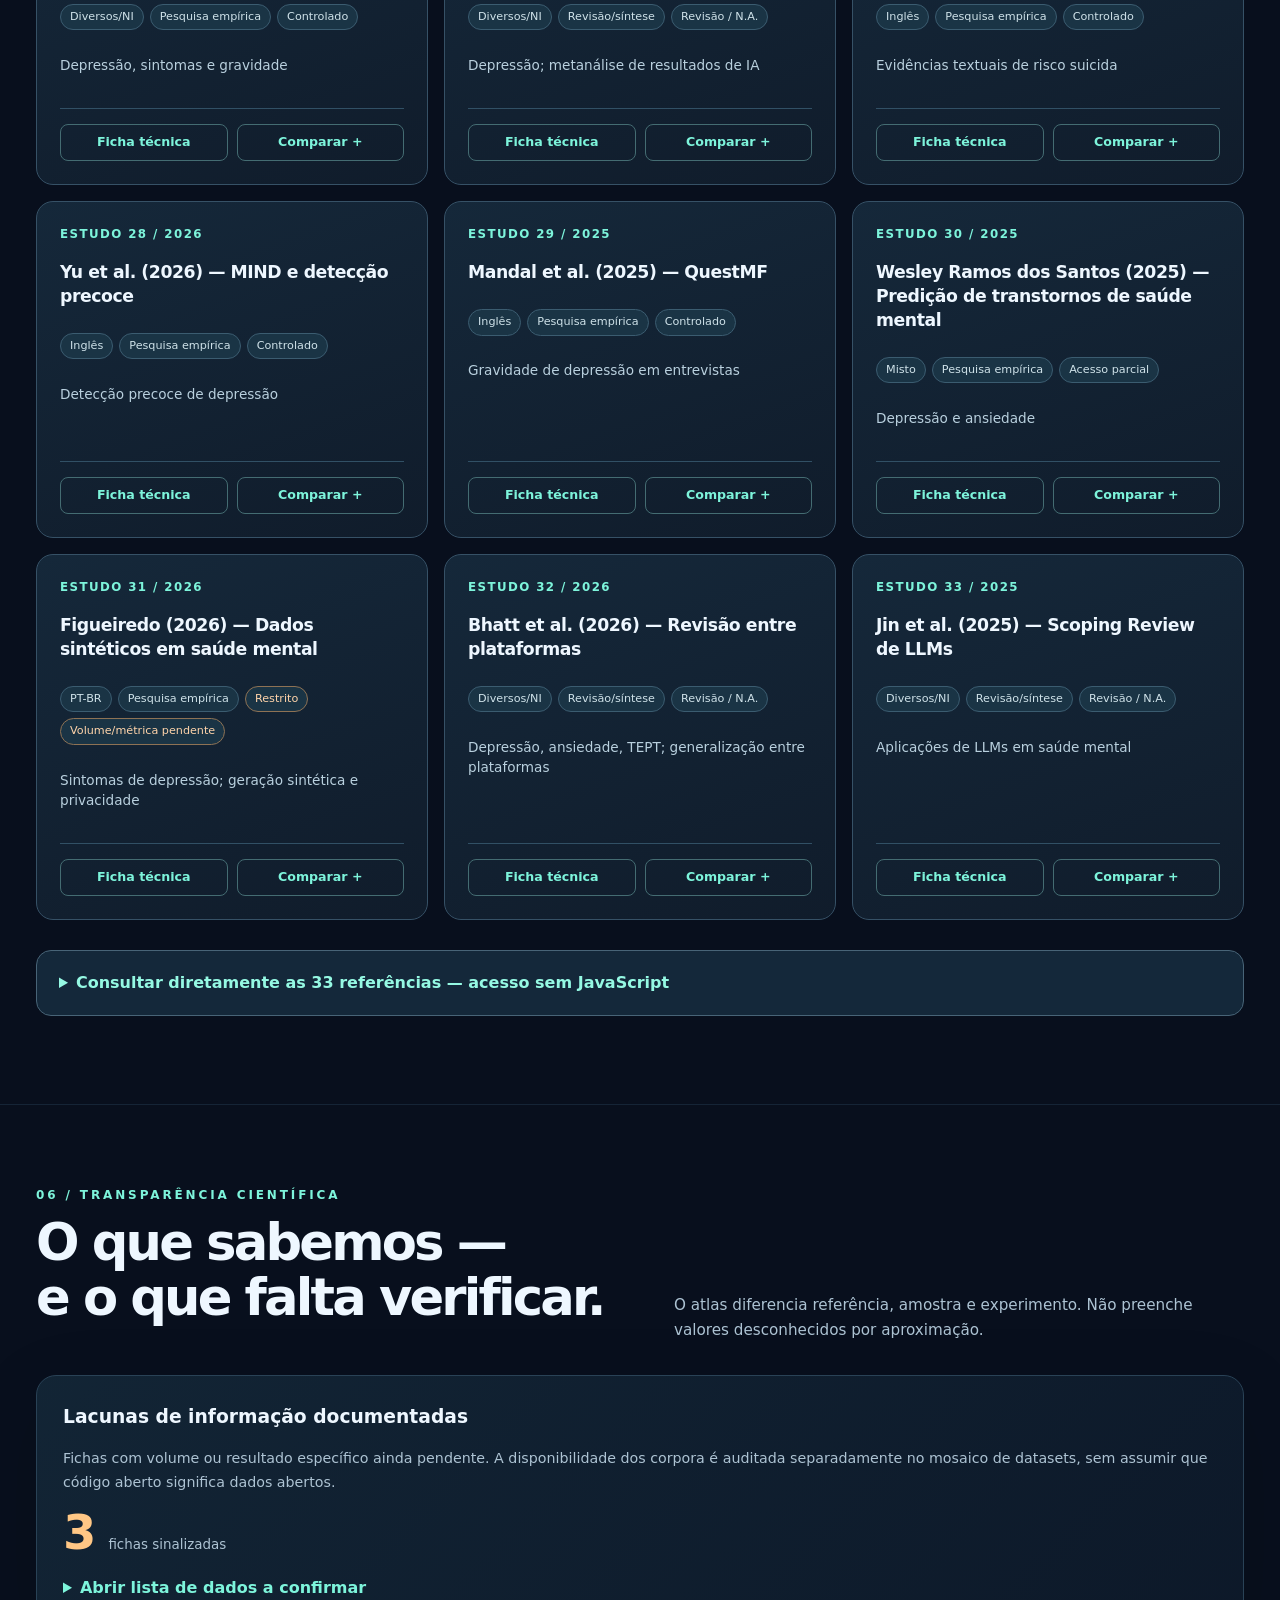
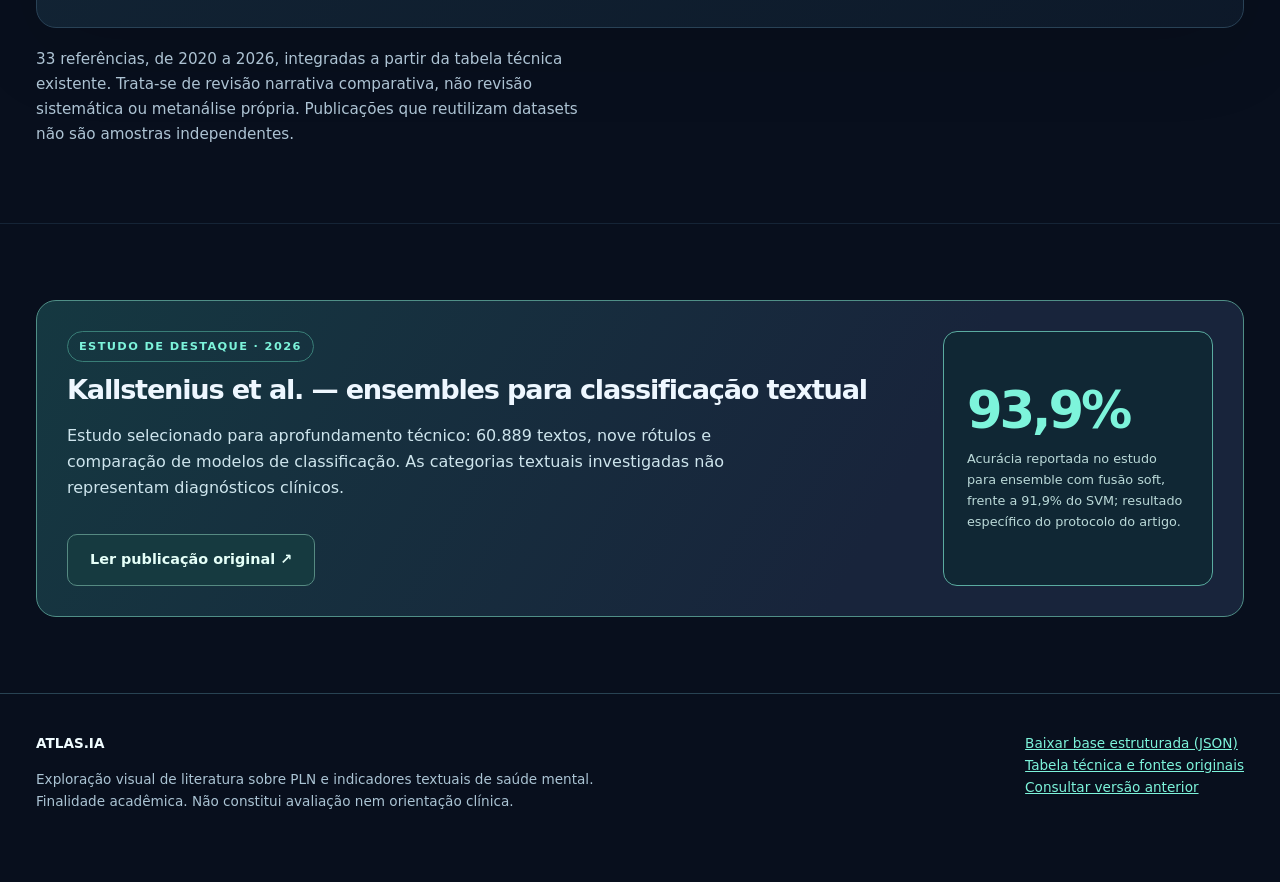
<file: tabelas/comparativo/atlas-corrigido.html>
<!doctype html>
<html lang="pt-BR">
<head>
 <meta charset="utf-8">
 <meta name="viewport" content="width=device-width,initial-scale=1">
 <meta name="theme-color" content="#080f1d">
 <meta name="description" content="Atlas científico interativo: 33 estudos sobre IA, PLN e indicadores textuais de depressão, ansiedade e estresse (2020–2026). Explore métodos, idiomas, datasets e evidências.">
 <meta property="og:title" content="Atlas de Evidências | IA e Saúde Mental">
 <meta property="og:description" content="33 referências, mapa visual, linha do tempo, filtros e comparação técnica interativa.">
 <link rel="canonical" href="https://fernandomarquesaluno-svg.github.io/depression_poject/tabelas/comparativo/atlas-corrigido.html">
 <meta name="version" content="2026-11-10-sem-evolucao">
 <title>Atlas de Evidências | IA, PLN &amp; Saúde Mental — 2020–2026</title>
 
 
 
 
<style>

:root{color-scheme:dark;--bg:#080f1d;--surface:#111e2e;--surface2:#14263a;--ink:#eef7ff;--muted:#adc3d3;--line:#294256;--cyan:#7df4db;--violet:#b7adff;--amber:#ffc785;--blue:#80b5ff;--pink:#fa9cba;--soft:#d3e6ef}
*{box-sizing:border-box}html{scroll-behavior:smooth;scroll-padding-top:93px}body{margin:0;background:var(--bg);color:var(--ink);font:400 16px/1.65 "Segoe UI",Inter,system-ui,-apple-system,Arial,sans-serif;overflow-x:hidden}a{color:var(--cyan)}button,input,select{font:inherit}button{cursor:pointer}button:disabled{cursor:not-allowed;opacity:.44}a:focus-visible,button:focus-visible,input:focus-visible,select:focus-visible{outline:3px solid var(--amber);outline-offset:4px}.skip{position:absolute;z-index:100;top:-100px;left:20px;background:white;color:#071521;padding:12px}.skip:focus{top:16px}.wrap{width:min(1240px,calc(100% - 72px));margin:auto}#ambient{position:fixed;z-index:-1;pointer-events:none;inset:0;background:radial-gradient(ellipse 55% 40% at 83% 8%,#266a7360,transparent 74%),radial-gradient(ellipse 50% 48% at 8% 43%,#3f336156,transparent 75%),repeating-linear-gradient(90deg,transparent 0,transparent 94px,#c1dce605 95px,transparent 96px)}.topbar{position:sticky;top:0;z-index:40;background:#08101dda;border-bottom:1px solid #3450676c;backdrop-filter:blur(18px);-webkit-backdrop-filter:blur(18px)}.bar-inner{min-height:73px;display:flex;align-items:center;gap:28px}.logo{display:inline-flex;align-items:center;gap:12px;color:white;text-decoration:none;font-size:1rem;font-weight:850;letter-spacing:.13em;white-space:nowrap}.logo-mark{width:32px;height:32px;display:grid;place-items:center;color:#091a21;background:var(--cyan);clip-path:polygon(50% 0,95% 25%,95% 75%,50% 100%,5% 75%,5% 25%);font-weight:900}.bar-nav{margin-left:auto;display:flex;align-items:center;gap:25px}.bar-nav a{color:#d1e2ec;text-decoration:none;font-size:.82rem;font-weight:750;letter-spacing:.07em;text-transform:uppercase}.bar-nav a:hover{color:var(--cyan)}.bar-cta{display:inline-flex;align-items:center;border:1px solid #54877f;border-radius:99px;padding:9px 16px;color:var(--cyan)!important}.hero{position:relative;min-height:570px;padding:98px 0 66px;overflow:hidden}.hero .wrap{position:relative;z-index:1}.eyebrow,.kicker{font-weight:850;font-size:.75rem;letter-spacing:.24em;text-transform:uppercase;color:var(--cyan)}.hero h1{font-size:clamp(3.6rem,8.5vw,7.7rem);line-height:.95;letter-spacing:-.072em;margin:20px 0 28px;max-width:950px;font-weight:900}.hero h1 em{font-style:normal;color:transparent;background:linear-gradient(112deg,var(--cyan),#d4d2ff 76%,var(--violet));background-clip:text;-webkit-background-clip:text}.hero-sub{color:var(--soft);font-size:clamp(1rem,1.6vw,1.24rem);max-width:760px;line-height:1.75}.hero-actions{display:flex;gap:13px;flex-wrap:wrap;margin:34px 0 46px}.action{border-radius:10px;padding:13px 22px;display:inline-flex;align-items:center;gap:9px;text-decoration:none;font-size:.9rem;font-weight:850;border:1px solid #568a82;background:#163a40;color:#e5fff8;transition:transform .2s,background .2s}.action:hover{transform:translateY(-3px);background:#1a5359}.action.secondary{border-color:#415669;background:#101d2c;color:#e5f1fa}.hero-stats{display:flex;flex-wrap:wrap;gap:40px;border-top:1px solid #35516488;padding-top:26px}.stat strong{display:block;font-size:clamp(1.65rem,3vw,2.55rem);letter-spacing:-.05em;line-height:1.2;font-weight:900}.stat span{font-size:.82rem;color:var(--muted)}.decor{position:absolute;width:510px;height:510px;right:-140px;top:45px;border:1px solid #70eddd29;border-radius:50%;box-shadow:0 0 0 75px #82dfff07,0 0 0 160px #a3ffed05;animation:orbit 18s linear infinite;pointer-events:none}.decor:before,.decor:after{content:"";position:absolute;border-radius:50%;width:12px;height:12px;background:var(--cyan);left:70px;top:70px;box-shadow:0 0 25px var(--cyan)}.decor:after{left:auto;top:auto;bottom:64px;right:74px;background:var(--violet)}@keyframes orbit{to{transform:rotate(360deg)}}.section{padding:76px 0;border-top:1px solid #2b455b69}.section-title{font-size:clamp(2rem,4vw,3.35rem);letter-spacing:-.055em;line-height:1.08;margin:7px 0 18px;font-weight:860}.section-head{display:flex;justify-content:space-between;align-items:end;gap:32px;margin-bottom:32px}.section-copy{max-width:570px;color:var(--muted);margin:0;font-size:.95rem}.overline{display:inline-block;border-radius:40px;border:1px solid #397e77;color:var(--cyan);padding:5px 11px;font-size:.71rem;font-weight:850;letter-spacing:.12em}.panel{background:linear-gradient(135deg,#142738e8,#0e1a2be8);border:1px solid var(--line);border-radius:20px;box-shadow:0 24px 80px #0000001d}.science-note{margin:0 0 30px;padding:15px 20px;display:flex;gap:15px;align-items:flex-start;color:#d3e3ef;background:#20344b88;border:1px solid #456078;border-radius:12px;font-size:.87rem}.science-note .note-icon{color:var(--amber);font-weight:900;font-size:1.3rem;line-height:1.1}.viz-panel{padding:28px;overflow:hidden}.viz-top{display:flex;justify-content:space-between;align-items:center;gap:20px;flex-wrap:wrap}.viz-top h3{margin:0;font-size:1.14rem;letter-spacing:-.02em}.legend{display:flex;flex-wrap:wrap;align-items:center;gap:14px;font-size:.78rem;color:#cbd9e6}.legend span{display:inline-flex;align-items:center;gap:7px}.dot{width:10px;height:10px;border-radius:50%;display:inline-block;background:var(--cyan)}.dot.pt{background:var(--amber)}.dot.other{background:var(--violet)}.chart-scroll{width:100%;overflow-x:auto}.constellation{width:100%;min-width:740px;height:auto;display:block;margin-top:16px}.constellation .axis{stroke:#526a7c;stroke-width:1}.constellation .grid-line{stroke:#2f475a;stroke-width:1;stroke-dasharray:4 7}.constellation text{fill:#bbcedb;font-size:14px;font-weight:650}.constellation .node{cursor:pointer;stroke:#0c1b28;stroke-width:2;transform-box:fill-box;transform-origin:center;transition:r .18s,opacity .18s,stroke-width .18s,transform .18s}.constellation .node:hover,.constellation .node:focus{stroke:white;stroke-width:3;r:13}.constellation .node.dimmed{opacity:.17}.tooltip{position:relative;display:none;margin:10px 0 0;border:1px solid #538b89;border-radius:12px;padding:13px 16px;background:#1c3442;color:white;min-height:45px;font-size:.89rem}.tooltip.visible{display:block}.timeline-line{display:grid;grid-template-columns:repeat(7,1fr);gap:12px}.time-year{position:relative;padding:18px 14px 14px;background:#17273a;border:1px solid #344c61;border-radius:13px;color:#d6e7ef;text-align:left;transition:transform .2s,border-color .2s}.time-year:hover,.time-year.active{border-color:var(--cyan);transform:translateY(-3px)}.time-year b{display:block;font-size:1.05rem}.time-year strong{font-weight:900;font-size:2.2rem;display:block;line-height:1.5;color:#f1fafc}.time-year small{color:var(--muted);font-size:.72rem}.time-year.active:before{content:"";position:absolute;top:0;left:15%;width:70%;height:3px;background:var(--cyan);border-radius:3px}.insights-grid{display:grid;grid-template-columns:repeat(4,minmax(0,1fr));gap:15px}.insight{padding:24px;min-height:200px}.insight span{color:var(--cyan);font-size:.75rem;letter-spacing:.16em;font-weight:850}.insight h3{font-size:1.11rem;line-height:1.35;margin:15px 0 10px}.insight p{font-size:.86rem;color:var(--muted);margin:0}.toolbar{display:grid;grid-template-columns:2fr repeat(3,minmax(130px,1fr));gap:10px;margin:24px 0 14px}.field{display:grid;gap:6px;min-width:0}.field label{font-size:.7rem;color:#c8d9e6;text-transform:uppercase;font-weight:850;letter-spacing:.14em}.field input,.field select{width:100%;min-width:0;padding:12px 13px;color:#eafffa;background:#12283a;border:1px solid #486274;border-radius:10px;outline-offset:3px;font-size:.88rem;min-height:47px}.field input::placeholder{color:#92aabc}.field select option{background:#12283a}.toolbar-row{display:flex;gap:12px;align-items:center;justify-content:space-between;margin-bottom:15px;flex-wrap:wrap}.count{color:#c4d9e7;font-size:.85rem}.small-btn{background:transparent;color:var(--cyan);padding:7px 11px;border:1px solid #446c72;border-radius:8px;font-weight:750;font-size:.79rem}.small-btn:hover{background:#173b40}.cards{display:grid;grid-template-columns:repeat(3,minmax(0,1fr));gap:16px}.study{position:relative;display:flex;flex-direction:column;min-height:300px;padding:23px;border:1px solid #365166;border-radius:17px;background:linear-gradient(160deg,#15283a,#101c2b);transition:transform .22s,border-color .22s,box-shadow .22s;animation:enter .48s ease both}.study:hover{transform:translateY(-5px);border-color:#6bd5c0;box-shadow:0 18px 38px #0000003a}@keyframes enter{from{opacity:0;transform:translateY(12px)}to{opacity:1;transform:translateY(0)}}.study .num{font-size:.74rem;color:var(--cyan);letter-spacing:.12em;font-weight:850}.study h3{font-size:1.08rem;line-height:1.38;margin:17px 0 13px;letter-spacing:-.025em}.study .context{font-size:.85rem;color:#b9d0de;flex:1;line-height:1.5}.tags{display:flex;flex-wrap:wrap;gap:6px;margin:11px 0}.tag{border-radius:99px;font-size:.7rem;border:1px solid #3b5c70;color:#cfe2e9;padding:3px 9px;background:#1a3445}.tag.attention{border-color:#8e7254;color:#ffd4aa}.study-actions{display:flex;gap:9px;align-items:center;justify-content:space-between;margin-top:19px;border-top:1px solid #315065;padding-top:15px}.study-actions button{flex:1}.study-actions a{font-size:.75rem;color:#c5e6e4;text-decoration:none}.empty{grid-column:1/-1;border:1px dashed #62788b;border-radius:13px;text-align:center;padding:38px}.comparator{padding:23px;margin-bottom:24px}.compare-head{display:flex;align-items:center;justify-content:space-between;gap:15px;margin-bottom:20px;flex-wrap:wrap}.compare-head h3{margin:0;font-size:1.16rem}.slots{display:grid;grid-template-columns:1fr 1fr;gap:15px}.slot{min-height:125px;border:1px dashed #5c7b8c;background:#13273a;padding:18px;border-radius:13px}.slot.selected{border-style:solid;border-color:#5ba79a}.slot-label{font-size:.7rem;font-weight:900;letter-spacing:.15em;color:var(--cyan)}.slot h4{line-height:1.35;margin:10px 0 3px;font-size:1rem}.slot p{font-size:.8rem;color:var(--muted)}.compare-details{margin-top:20px;border-top:1px solid var(--line);padding-top:20px}.compare-field{border-bottom:1px solid #2e475c;padding:16px 0}.compare-field .field-name{font-size:.7rem;color:var(--cyan);font-weight:850;letter-spacing:.12em;text-transform:uppercase;margin-bottom:7px}.compare-values{display:grid;grid-template-columns:1fr 1fr;gap:20px;color:#dbeaf1;font-size:.88rem}.compare-values p{margin:0;overflow-wrap:anywhere}.compare-caution{border-left:3px solid var(--amber);background:#3e342840;padding:14px;color:#f8dfc4;font-size:.84rem;line-height:1.6;margin-top:17px}.audit-grid{display:grid;grid-template-columns:1.2fr .8fr;gap:16px}.audit{padding:26px}.audit h3{margin:0 0 12px}.audit p{font-size:.89rem;color:var(--muted)}.audit ul{list-style:none;padding:0;margin:18px 0}.audit li{padding:11px 0;border-bottom:1px solid #2b465a;font-size:.86rem;color:#dbeaf0}.audit li b{color:var(--amber)}.bar-row{display:grid;grid-template-columns:120px 1fr 42px;align-items:center;gap:12px;margin:12px 0;font-size:.78rem}.bar-track{height:10px;background:#2b4357;border-radius:8px;overflow:hidden}.bar-track span{display:block;height:100%;border-radius:8px;background:linear-gradient(90deg,var(--cyan),var(--violet));width:0%;transition:width .7s}.bar-row b{font-variant-numeric:tabular-nums;text-align:right}.paper{display:grid;grid-template-columns:1fr 270px;gap:30px;padding:30px;background:linear-gradient(120deg,#153841,#18243b 70%);border:1px solid #508f87;border-radius:20px;overflow:hidden}.paper h3{font-size:1.7rem;letter-spacing:-.045em;line-height:1.2;margin:12px 0}.paper p{color:#cee5ed;max-width:730px}.metric-feature{border-radius:14px;padding:23px;background:#102734;border:1px solid #5aaba0;display:flex;flex-direction:column;justify-content:center}.metric-feature strong{font-weight:900;font-size:3.2rem;color:var(--cyan);letter-spacing:-.06em;line-height:1}.metric-feature span{font-size:.8rem;color:#bad9d8;margin-top:12px}.footer{padding:38px 0 56px;border-top:1px solid #284353;color:#abc4d4;font-size:.85rem}.footer .wrap{display:flex;justify-content:space-between;gap:25px;flex-wrap:wrap}.footer a{color:var(--cyan)}.modal{position:fixed;inset:0;z-index:80;background:#010912c7;padding:25px;display:none;align-items:center;justify-content:center;backdrop-filter:blur(11px)}.modal.open{display:flex}.dialog{width:min(860px,100%);max-height:min(830px,90vh);overflow-y:auto;border-radius:18px;background:#12253a;border:1px solid #5d92a3;box-shadow:0 30px 100px #0008;padding:30px;position:relative}.dialog h2{font-size:clamp(1.5rem,3vw,2.1rem);letter-spacing:-.04em;line-height:1.18;padding-right:33px}.dialog .close{position:absolute;top:18px;right:20px;width:38px;height:38px;background:#1e4150;color:white;border:1px solid #638c9a;border-radius:50%;font-size:1.4rem}.detail-data{display:grid;grid-template-columns:1fr 1fr;gap:18px;margin:24px 0}.detail-item{padding:18px;border:1px solid #335368;border-radius:12px;background:#162e42;overflow-wrap:anywhere}.detail-item.wide{grid-column:1/-1}.detail-item h3{font-size:.72rem;letter-spacing:.12em;text-transform:uppercase;color:var(--cyan);margin:0 0 9px}.detail-item p{margin:0;font-size:.9rem;color:#dbe9f1}.detail-links{display:flex;gap:12px;flex-wrap:wrap}.reveal{opacity:0;transform:translateY(23px);transition:opacity .65s,transform .65s}.reveal.visible{opacity:1;transform:none}.loading{padding:30px;text-align:center;color:#bcd5e1}.visually-hidden{position:absolute!important;width:1px;height:1px;padding:0;margin:-1px;overflow:hidden;clip:rect(0 0 0 0);white-space:nowrap;border:0}
@media(max-width:1050px){.cards{grid-template-columns:repeat(2,1fr)}.insights-grid{grid-template-columns:repeat(2,1fr)}.toolbar{grid-template-columns:1fr 1fr}.timeline-line{grid-template-columns:repeat(4,1fr)}.bar-nav{gap:15px}.bar-nav a{font-size:.75rem}.paper{grid-template-columns:1fr 210px}}
@media(max-width:690px){.wrap{width:calc(100% - 34px)}.bar-inner{min-height:64px;gap:10px}.logo{font-size:.86rem}.logo-mark{width:26px;height:26px}.bar-nav{gap:9px}.bar-nav a:not(.bar-cta){display:none}.bar-cta{padding:7px 9px;font-size:.71rem!important}.hero{min-height:0;padding:72px 0 52px}.hero h1{font-size:clamp(3.2rem,13vw,5.3rem)}.hero-stats{gap:20px}.stat{flex:1 1 80px}.decor{width:260px;height:260px;top:95px;right:-150px}.section{padding:54px 0}.section-head{display:block}.cards{grid-template-columns:1fr}.insights-grid{grid-template-columns:1fr}.insight{min-height:auto}.toolbar{grid-template-columns:1fr}.timeline-line{grid-template-columns:repeat(4,minmax(0,1fr));gap:6px}.time-year{padding:11px 6px}.time-year strong{font-size:1.45rem}.time-year small{display:none}.viz-panel{padding:15px}.slots,.compare-values,.detail-data,.audit-grid,.paper{grid-template-columns:1fr}.detail-item.wide{grid-column:auto}.paper{padding:21px}.metric-feature{padding:19px}.audit{padding:20px}.dialog{padding:20px}.hero-actions{margin-bottom:32px}}
@media(prefers-reduced-motion:reduce){html{scroll-behavior:auto}*,*:before,*:after{animation:none!important;transition:none!important}.reveal{opacity:1;transform:none}}


.connect-wrap{display:grid;grid-template-columns:minmax(0,1fr) 295px;gap:17px;align-items:stretch}.connect-main{padding:22px 18px;position:relative;overflow:hidden}.connect-main:before{content:"";pointer-events:none;position:absolute;inset:0;background:radial-gradient(circle at 50% 50%,#3c71831c,transparent 70%)}.connect-head{display:flex;align-items:center;justify-content:space-between;gap:18px;margin:0 8px 6px}.connect-head h3{font-size:1.1rem;margin:0}.connect-head label{display:flex;align-items:center;gap:8px;color:#b9d0d9;font-size:.81rem;cursor:pointer}.connect-head input{width:18px;height:18px;accent-color:#7df4db}.connection-viz{display:block;width:100%;max-height:540px;min-width:600px}.connection-scroll{overflow-x:auto}.connection-viz .c-link{fill:none;cursor:pointer;stroke-linecap:round;transition:stroke-opacity .24s,stroke-width .24s;stroke-opacity:.38;stroke-dasharray:14 6;animation:flowLink 25s linear infinite}@keyframes flowLink{to{stroke-dashoffset:-400}}.connection-viz .c-link:hover,.connection-viz .c-link.active{stroke-opacity:.96;filter:drop-shadow(0 0 6px #8ae5df75)}.connection-viz .c-link.dim{stroke-opacity:.07}.connection-viz .c-hub{cursor:pointer;transition:opacity .25s}.connection-viz .c-hub:hover{opacity:.75}.connection-viz .c-count{font-size:27px;font-weight:900;fill:#f1fbfe}.connection-viz .c-label{font-size:16px;font-weight:850;fill:#f0f9fc}.connection-viz .c-sub{font-size:11px;fill:#9ebbd0;letter-spacing:.08em;text-transform:uppercase}.connection-viz .c-cap{font-size:12px;fill:#a9c6d3}.connect-side{padding:26px 23px;display:flex;flex-direction:column;gap:15px}.connect-side h3{margin:0;font-size:1.22rem;line-height:1.35}.connect-side .c-value{font-size:clamp(2rem,3vw,3.3rem);font-weight:900;letter-spacing:-.05em;color:var(--cyan);line-height:1.1}.connect-side .c-desc{font-size:.88rem;color:#c6d9e5;line-height:1.6}.connect-side .c-studies{font-size:.8rem;color:#d2e8ee;line-height:1.5;margin:0;padding:0;list-style:none}.connect-side .c-studies li{border-top:1px solid #345264;padding:10px 0}.connect-side .c-studies li:last-child{border-bottom:1px solid #345264}.c-mini{display:inline-flex;align-items:center;border:1px solid #597f84;border-radius:7px;color:var(--cyan);text-decoration:none;padding:9px 13px;font-size:.78rem;font-weight:800;width:max-content;max-width:100%;margin-top:auto}.connect-instruction{font-size:.8rem;color:#9bb7c6;margin:14px 5px 0}.c-summary{display:grid;grid-template-columns:repeat(3,minmax(0,1fr));gap:13px;margin-top:16px}.c-summary div{display:flex;align-items:center;gap:15px;padding:17px;border:1px solid #294d5b;border-radius:13px;background:#122a37a6}.c-summary strong{font-size:1.65rem;letter-spacing:-.03em;color:var(--cyan)}.c-summary span{font-size:.8rem;color:#c1dae6;line-height:1.35}.guided-button{position:fixed;right:24px;bottom:24px;z-index:60;background:#7df4db;color:#071d23;border:2px solid #b5fff0;box-shadow:0 15px 38px #020e1ad9;padding:12px 18px;border-radius:99px;font-weight:900;font-size:.86rem;letter-spacing:.015em;display:flex;align-items:center;gap:9px;transition:transform .18s,box-shadow .18s}.guided-button:hover{transform:translateY(-4px);box-shadow:0 20px 42px #1bcfbf4a}.tour-layer{display:none;position:fixed;inset:0;z-index:120;background:#07111bf5;backdrop-filter:blur(18px);-webkit-backdrop-filter:blur(18px);padding:clamp(12px,3vw,38px);color:#ecfaff;overflow:auto}.tour-layer.show{display:grid;place-items:center}.tour-panel{position:relative;width:min(1140px,100%);min-height:min(700px,88vh);padding:clamp(24px,4vw,59px);border:1px solid #3f7a7b;border-radius:24px;background:radial-gradient(ellipse at 73% 32%,#23536448,transparent 58%),linear-gradient(135deg,#102b3a,#101b2c);overflow:hidden;display:flex;flex-direction:column;justify-content:space-between;box-shadow:0 40px 100px #000b}.tour-kicker{font-size:.79rem;color:#83f5db;font-weight:850;letter-spacing:.23em}.tour-panel h2{font-size:clamp(2.6rem,6vw,5.6rem);line-height:1.03;letter-spacing:-.065em;max-width:870px;margin:18px 0}.tour-panel h2 span{color:var(--cyan)}.tour-panel .tour-sub{font-size:clamp(1rem,1.65vw,1.27rem);line-height:1.65;color:#c3dce8;max-width:790px}.tour-main{position:relative;z-index:1}.tour-graphic{display:flex;gap:14px;align-items:stretch;margin-top:36px;max-width:990px}.tour-pill{flex:1;padding:23px 17px;border:1px solid #53818b;border-radius:13px;background:#1135439c;min-width:0}.tour-pill b{display:block;font-size:clamp(1.4rem,3vw,2.7rem);font-weight:900;line-height:1.08;color:#95ffe1;letter-spacing:-.05em}.tour-pill small{display:block;font-size:.85rem;color:#c4e3ec;margin-top:12px;line-height:1.5}.tour-controls{display:flex;gap:14px;align-items:center;justify-content:space-between;margin-top:40px;z-index:1}.tour-controls .tour-nav{display:flex;align-items:center;gap:9px}.tour-progress{display:flex;gap:7px}.tour-progress span{width:42px;height:5px;border-radius:4px;background:#446677}.tour-progress span.current{background:var(--cyan)}.tour-btn{border-radius:9px;padding:10px 16px;background:#173b45;color:#d9f9f2;border:1px solid #518f8e;font-size:.87rem;font-weight:850}.tour-btn.primary{background:#7df4db;color:#06191e;border-color:#7df4db}.tour-btn:disabled{opacity:.36}.tour-close{position:absolute;top:18px;right:22px;z-index:2;font-size:1.9rem;width:44px;height:44px;border-radius:50%;border:1px solid #5c9292;background:#163c46;color:white}.tour-action{font-size:.86rem;margin-top:20px;color:#91f1dd;display:inline-flex;gap:7px;align-items:center;text-decoration:underline;text-underline-offset:5px}
@media(max-width:1020px){.connect-wrap{grid-template-columns:1fr}.connect-side{min-height:160px}.connect-side .c-studies{display:grid;grid-template-columns:repeat(2,1fr);gap:10px}.tour-panel{min-height:75vh}}
@media(max-width:700px){.connect-main{padding:18px 9px}.connect-head{display:block}.connect-head label{margin-top:10px}.c-summary{grid-template-columns:1fr}.guided-button{right:13px;bottom:13px;padding:10px 12px;font-size:.78rem}.tour-layer{padding:8px}.tour-panel{padding:27px 19px;min-height:calc(100dvh - 16px);border-radius:13px}.tour-graphic{flex-direction:column;margin-top:22px}.tour-pill{padding:14px 16px}.tour-pill b{font-size:1.6rem}.tour-pill small{margin-top:4px}.tour-controls{flex-wrap:wrap}.tour-progress span{width:18px}.tour-btn{padding:9px 12px}.connect-side .c-studies{grid-template-columns:1fr}}
@media(prefers-reduced-motion:reduce){.connection-viz .c-link,.guided-button{transition:none;animation:none}}


/* Conteúdo de segurança: visível mesmo sem execução de JavaScript */
.verified-preview{border-top:1px solid #294558;border-bottom:1px solid #294558;padding:34px 0 42px;background:linear-gradient(100deg,#101f308e,#173e433b)}
.verified-preview h2{font-size:clamp(1.3rem,2.5vw,2rem);margin:0 0 19px;letter-spacing:-.04em}
.preview-grid{display:grid;grid-template-columns:repeat(3,minmax(0,1fr));gap:13px}
.preview-tile{border:1px solid #335b6a;border-radius:15px;background:#152b3b;padding:19px;min-height:182px;display:flex;flex-direction:column;gap:9px}
.preview-tile .kicker{letter-spacing:.11em;font-size:.67rem}
.preview-tile strong{font-size:1.03rem;line-height:1.34;color:#eaf7fd}
.preview-tile p{margin:0;color:#b5d0db;font-size:.83rem;line-height:1.6;flex:1}
.preview-tile a{font-weight:850;font-size:.83rem;color:#90f5df}
.archive{margin:30px 0 12px;border:1px solid #486477;border-radius:15px;background:#14283a}
.archive summary{padding:19px 22px;cursor:pointer;color:#95f9e3;font-weight:800}
.archive summary:hover{background:#25445742}
.archive-inner{padding:0 18px 22px}
.archive-inner>p{font-size:.82rem;color:#b9d0dd;margin:10px 4px 20px}
.archive-grid{display:grid;grid-template-columns:repeat(2,minmax(0,1fr));gap:11px}
.archive-card{border:1px solid #2c4d60;border-radius:11px;padding:15px 17px;background:#101f30;overflow-wrap:anywhere}
.archive-card h3{margin:5px 0;font-size:.94rem;line-height:1.4}
.archive-card p{margin:8px 0;color:#c1d9e7;font-size:.78rem;line-height:1.55}
.archive-card a{font-size:.77rem;font-weight:750}
.archive-card .tag{margin-right:4px}
@media(max-width:720px){.preview-grid,.archive-grid{grid-template-columns:1fr}.verified-preview{padding:27px 0}.preview-tile{min-height:0}}


/* Audit access mosaic */

.data-audit-top{display:grid;grid-template-columns:minmax(0,1.3fr) minmax(0,.7fr);gap:18px}.data-panel{padding:24px}.data-panel h3{font-size:1.12rem;margin:0 0 9px}.data-panel p{font-size:.84rem;color:var(--muted)}.access-bars{display:flex;flex-direction:column;gap:13px;margin:22px 0 5px}.access-row{display:grid;grid-template-columns:135px 1fr 32px;align-items:center;gap:12px;font-size:.81rem;color:#d9e8f1}.access-row strong{text-align:right;font-variant-numeric:tabular-nums}.access-track{height:13px;border-radius:9px;background:#263e54;overflow:hidden}.access-track i{height:100%;display:block;border-radius:9px;background:var(--c);width:var(--w);transition:width .8s}.access-summary{display:flex;gap:13px;align-items:center;flex-wrap:wrap;margin:20px 0}.access-summary strong{font-size:3rem;line-height:1;color:var(--cyan);letter-spacing:-.06em}.access-summary span{font-size:.85rem;color:#c4dce7}.access-statuses{display:flex;gap:8px;flex-wrap:wrap;margin:0 0 16px}.access-filter{font-size:.77rem;border:1px solid #4b6d7f;background:#152c3f;border-radius:8px;padding:8px 11px;color:#dcf1f6;font-weight:730;cursor:pointer}.access-filter.active,.access-filter:hover{background:#23535b;border-color:#8bedd8;color:#eafff7}.data-map{display:grid;grid-template-columns:repeat(11,minmax(0,1fr));gap:9px;margin-top:15px}.data-tile{min-width:0;aspect-ratio:1;background:color-mix(in srgb,var(--c) 15%,#0a1b29);border:1px solid color-mix(in srgb,var(--c) 75%,#38536b);border-radius:11px;color:var(--c);font-size:1rem;font-weight:900;transition:transform .16s,box-shadow .16s,background .16s}.data-tile:hover,.data-tile:focus-visible{transform:scale(1.08);background:color-mix(in srgb,var(--c) 32%,#0c1a2b);box-shadow:0 0 22px color-mix(in srgb,var(--c) 40%,transparent)}.data-tile.dim{opacity:.2}.data-tile[data-status="nao_aplica"]{border-style:dashed}.data-tile[data-status="nao_confirmado"]{color:#ffc785}.data-audit-note{font-size:.78rem;color:#a5c1cf;margin:16px 0 0}.access-legend{display:flex;gap:14px;flex-wrap:wrap;font-size:.72rem;color:#d2e4ed;margin:17px 0}.access-legend span{display:inline-flex;gap:6px;align-items:center}.access-legend i{width:9px;height:9px;border-radius:3px;display:inline-block;background:var(--c)}.dataset-highlights{display:grid;grid-template-columns:repeat(3,minmax(0,1fr));gap:15px;margin-top:17px}.dataset-highlight{padding:20px;border:1px solid #385568;border-radius:14px;background:#142c3e;display:flex;flex-direction:column;gap:8px}.dataset-highlight .num{font-size:.72rem;color:var(--cyan);font-weight:800;letter-spacing:.14em}.dataset-highlight h4{margin:0;line-height:1.3;font-size:1.04rem}.dataset-highlight p{margin:0;flex:1;color:#b9d1dc;font-size:.83rem}.dataset-highlight a{font-size:.82rem;font-weight:800;color:var(--cyan);text-decoration:underline;text-underline-offset:4px}.dataset-evidence{display:grid;grid-template-columns:1fr 1fr;gap:13px;margin-top:14px}.dataset-evidence div{border-top:1px solid #3e5b6c;padding:12px 0;font-size:.82rem;color:#c3dce6}.dataset-evidence b{display:block;color:#f1fcff;margin-bottom:5px}.data-panel .mini-flag{color:#ffdb9b;font-weight:850;font-size:.77rem;letter-spacing:.04em}@media(max-width:1000px){.data-map{grid-template-columns:repeat(8,minmax(0,1fr))}.data-audit-top{grid-template-columns:1fr}.dataset-highlights{grid-template-columns:repeat(2,minmax(0,1fr))}}@media(max-width:650px){.data-panel{padding:17px}.data-map{grid-template-columns:repeat(6,minmax(0,1fr));gap:6px}.data-tile{font-size:.85rem;border-radius:7px}.access-row{grid-template-columns:108px 1fr 23px;gap:8px;font-size:.71rem}.dataset-highlights{grid-template-columns:1fr}.dataset-evidence{grid-template-columns:1fr}}


/* Comparador metodológico aprofundado, visualmente separado das métricas brutas */
.compare-interpret{border:1px solid #4c8280;background:linear-gradient(135deg,#17343c,#152c40);border-radius:15px;padding:22px 24px;margin:0 0 20px;}
.compare-interpret h4{margin:0 0 14px;color:#9cf6df;font-size:1.17rem;letter-spacing:-.02em}
.compare-interpret p{margin:9px 0;padding-left:12px;border-left:2px solid #619b9a;font-size:.89rem;line-height:1.67;color:#d9edf1}
.compare-interpret strong{color:#a8fff0}
.compare-links{display:flex;gap:10px;flex-wrap:wrap;margin:22px 0 4px}
.compare-links a{display:inline-flex;padding:10px 13px;border:1px solid #5b8791;border-radius:8px;background:#1a3a46;color:#b2ffe8;font-weight:750;font-size:.8rem}
.audit-grid{grid-template-columns:1fr}
.compare-field .field-name{letter-spacing:.07em;font-size:.72rem}
.compare-values{gap:22px}
@media(max-width:720px){.compare-interpret{padding:16px}.compare-values{grid-template-columns:1fr;gap:7px}.compare-values p:nth-child(1):before{content:"A · ";font-weight:900;color:#7df4db}.compare-values p:nth-child(2):before{content:"B · ";font-weight:900;color:#b8a8ff}.compare-values p{padding:10px;border-radius:8px;background:#0d2332}}


.compare-presets{display:flex;gap:9px;align-items:center;flex-wrap:wrap;margin:9px 0 21px}
.compare-presets span{font-size:.76rem;font-weight:800;color:#9dbac8;letter-spacing:.09em;text-transform:uppercase;margin-right:3px}
.compare-presets button{background:#1c3c47;color:#c7faef;border:1px solid #4c8e86;border-radius:99px;padding:9px 15px;font-size:.78rem;font-weight:800;line-height:1.4;transition:transform .16s,background .16s}
.compare-presets button:hover{background:#265c60;transform:translateY(-2px)}
@media(max-width:700px){.compare-presets span{width:100%}.compare-presets button{width:100%;border-radius:9px;text-align:left}}


.request-panel{margin-top:20px;border:1px solid #496b7e;border-radius:14px;background:#142b3c;padding:19px}
.request-panel h4{font-size:1.04rem;line-height:1.35;color:#d7fff0;margin:0 0 9px}
.request-panel p{font-size:.79rem;color:#b4d2df;line-height:1.6;margin:8px 0 14px}
.request-panel ul{list-style:none;padding:0;margin:0;display:flex;flex-direction:column;gap:10px}
.request-panel li{border:1px solid #385768;background:#102536;border-radius:10px;padding:13px;display:flex;flex-direction:column;gap:5px}
.request-panel li strong{font-size:.82rem;line-height:1.4;color:#effcff}
.request-panel li span{font-size:.74rem;color:#adccda}
.request-panel li a{font-size:.78rem;color:#a3ffe6;font-weight:800;text-decoration:underline;text-underline-offset:4px}
.request-panel li small{color:#e9c99b;font-size:.71rem}
.request-panel .request-caveat{font-size:.76rem;margin:13px 0 0}
.request-panel .request-caveat a{color:#95f5d8;font-weight:750}

</style>
</head>
<body>
<div role="region" aria-label="Matriz científica para apresentação" style="position:relative;z-index:35;background:#0b3642;border-bottom:2px solid #7df4db;color:#edfffb;padding:13px 18px;text-align:center;font:800 15px/1.5 system-ui,sans-serif">
  A matriz técnica com 33 estudos, filtros de datasets, plataformas e acesso já está disponível.
  <a href="./matriz-cientifica-33.html" style="display:inline-block;color:#061d22;background:#89f5de;padding:9px 17px;border-radius:9px;margin-left:12px;text-decoration:none;font-weight:900">Abrir matriz científica interativa ↗</a>
</div>
<a class="skip" href="#estudos">Pular para o explorador de estudos</a>
<div id="ambient" aria-hidden="true"></div>
<header class="topbar">
 <div class="wrap bar-inner">
  <a href="#inicio" class="logo" aria-label="Atlas: ir ao início"><span class="logo-mark" aria-hidden="true">✳</span> ATLAS<span style="color:var(--cyan)">.IA</span></a>
  <nav class="bar-nav" aria-label="Navegação principal">
   <a href="#conexoes">Conexões</a><a href="#datasets">Datasets</a><a href="#mapa">Mapa</a><a href="#estudos">Estudos</a><a href="#comparar">Comparador</a>
   <a class="bar-cta" href="../../levantamento-bibliografico/">Revisão completa ↗</a>
  </nav>
 </div>
</header>
<main>
 <section class="hero" id="inicio" aria-labelledby="heroTitle">
  <div class="decor" aria-hidden="true"></div>
  <div class="wrap">
   <span class="overline">VISUALIZAÇÃO DE EVIDÊNCIAS · 2020—2026</span>
   <h1 id="heroTitle">A ciência<br>em <em>conexões.</em></h1>
   <p class="hero-sub">Como a inteligência artificial identifica sinais textuais relacionados à depressão, ansiedade e estresse? Explore os trabalhos, suas abordagens e lacunas — sem enfrentar uma parede de texto.</p>
   <p style="font-size:.78rem;color:#8af2dc;letter-spacing:.07em;font-weight:800">VERSÃO CORRIGIDA · SEM A SEÇÃO DE EVOLUÇÃO</p>
   <div class="hero-actions">
    <a class="action" href="#conexoes">Explorar relações científicas <span aria-hidden="true">↗</span></a>
    <a class="action secondary" href="#comparar">Comparar métodos <span aria-hidden="true">⇄</span></a>
    <a class="action secondary" href="./estudo-deproberta.html" aria-label="Abrir laboratório interativo do estudo DepRoBERTa">Estudo de caso: DepRoBERTa <span aria-hidden="true">↗</span></a>
   </div>
   <div class="hero-stats" aria-label="Indicadores bibliográficos">
    <div class="stat"><strong id="heroCount">33</strong><span>referências mapeadas</span></div>
    <div class="stat"><strong>07</strong><span>anos no recorte</span></div>
    <div class="stat"><strong>08</strong><span>dimensões técnicas</span></div>
    <div class="stat"><strong id="ptCount">–</strong><span>fontes exclusivamente PT-BR*</span></div>
   </div>
  </div>
 </section>

 <section class="verified-preview" aria-labelledby="previewTitle"><div class="wrap"><span class="kicker">BASE DE DADOS DISPONÍVEL NO HTML</span><h2 id="previewTitle">O que você pode explorar agora</h2><div class="preview-grid"><article class="preview-tile"><span class="kicker">Comparação de estudos nacionais</span><strong>Estudos em português</strong><p>Explore pesquisas em PT-BR, com classificação de sintomas, detecção precoce e abordagens específicas ao idioma.</p><a href="#estudos">Explorar seção ↗</a></article><article class="preview-tile"><span class="kicker">Mapa visual interativo</span><strong>Conexões entre métodos</strong><p>Relaciona modelos, tipos de publicação e condições investigadas, sem produzir rankings artificiais de F1.</p><a href="#conexoes">Explorar seção ↗</a></article><article class="preview-tile"><span class="kicker">Dados e limitações</span><strong>Resultados auditados</strong><p>As fichas identificam fontes, resultados por protocolo e três trabalhos com campos ainda pendentes.</p><a href="#auditoria">Explorar seção ↗</a></article></div></div></section>
 <section class="section" id="conexoes" aria-labelledby="connectTitle">
  <div class="wrap">
   <div class="section-head reveal">
    <div><span class="kicker">00 / MAPA DE CONHECIMENTO</span><h2 class="section-title" id="connectTitle">Como as pesquisas<br><span style="color:var(--cyan)">se conectam?</span></h2></div>
    <p class="section-copy">O fluxo apresenta somente estudos empíricos. Cada publicação tem uma tarefa-alvo principal; pode utilizar mais de uma família técnica. A espessura corresponde ao número de estudos naquela associação, nunca à força da evidência.</p>
   </div>
   <div class="connect-wrap reveal">
    <div class="panel connect-main">
     <div class="connect-head">
      <h3>Métodos de IA ↔ tarefa-alvo principal</h3>
      <label for="showPtOnly"><input type="checkbox" id="showPtOnly"> Apenas PT-BR</label>
     </div>
     <div class="connection-scroll" id="conexaoViz"><p class="loading">Preparando as conexões…</p></div>
     <p class="connect-instruction">Passe o cursor sobre uma ligação para ver os estudos associados. Clique em uma categoria ou em “Ver estudos relacionados” para filtrar exatamente os trabalhos correspondentes. Condições secundárias usadas em transferência não são contadas como tarefas principais.</p>
    </div>
    <aside class="panel connect-side" aria-label="Leitura da conexão selecionada">
     <span class="kicker">CONEXÃO SELECIONADA</span>
     <h3 id="edgeTitle">Investigando relações</h3>
     <strong class="c-value" id="edgeCount">–</strong>
     <p class="c-desc" id="connectionDescription">Selecione uma ligação do diagrama.</p>
     <ul class="c-studies" id="edgeSources"></ul>
     <button class="c-mini" id="edgeJump" type="button" hidden>Ver estudos relacionados ↗</button>
    </aside>
   </div>
   <div class="c-summary reveal" aria-label="Indicadores do mapa relacional">
    <div><strong id="cStudiesCount">33</strong><span>estudos empíricos no fluxo</span></div>
    <div><strong id="cRelationsCount">–</strong><span>combinações método–tarefa</span></div>
    <div><strong id="cptCount">–</strong><span>estudos empíricos exclusivamente PT-BR no recorte</span></div>
   </div>
   <p class="section-copy" style="margin-top:14px;font-size:.78rem">Categorias geradas a partir das descrições bibliográficas. O gráfico não inclui revisões nem artigos que apenas apresentam corpora; eles continuam na biblioteca e no mapa de publicações. Uma pesquisa pode empregar métodos distintos, por isso o total de associações pode superar o número de estudos. A rede não é uma análise de citações, causalidade ou desempenho.</p>
  </div>
 </section>
 <section class="section" id="mapa" aria-labelledby="mapTitle">
  <div class="wrap">
   <div class="section-head reveal">
    <div><span class="kicker">01 / PANORAMA CIENTÍFICO</span><h2 class="section-title" id="mapTitle">Uma constelação<br>de pesquisas.</h2></div>
    <p class="section-copy">Cada ponto representa uma publicação, posicionada por ano e natureza da contribuição (pesquisa empírica, dataset ou revisão). A cor indica idioma. A abordagem técnica é mostrada separadamente no fluxo acima.</p>
   </div>
   <div class="science-note reveal" role="note"><span class="note-icon" aria-hidden="true">i</span><span>Este panorama separa o tipo de contribuição da abordagem de IA. Artigos empíricos, recursos de dados e revisões não são evidências intercambiáveis. A constelação não mede qualidade, impacto ou superioridade de modelos.</span></div>
   <div class="panel viz-panel reveal">
    <div class="viz-top"><h3>Publicações por ano e natureza científica</h3><div class="legend" aria-label="Legenda por idioma"><span><i class="dot" aria-hidden="true"></i> Inglês</span><span><i class="dot pt" aria-hidden="true"></i> PT-BR</span><span><i class="dot other" aria-hidden="true"></i> Outros/mistos</span></div></div>
    <div class="chart-scroll" id="map"><div class="loading">Carregando mapa das referências…</div></div>
    <div class="tooltip" id="mapTooltip" role="status" aria-live="polite"></div>
    <p class="section-copy" style="margin-top:14px;font-size:.78rem">*O idioma foi classificado a partir da descrição de cada ficha; “Diversos/NI” identifica fontes heterogêneas ou não especificadas. Um ponto representa uma publicação, não um dataset independente.</p>
   </div>
  </div>
 </section>
 <section class="section" id="padroes" aria-labelledby="patternTitle">
  <div class="wrap">
   <div class="section-head reveal"><div><span class="kicker">02 / SÍNTESE CRÍTICA</span><h2 class="section-title" id="patternTitle">O que os estudos<br>revelam?</h2></div><p class="section-copy">Quatro leituras metodológicas do levantamento. Os detalhes e os resultados de cada trabalho permanecem nas fichas individuais.</p></div>
   <div class="insights-grid">
    <article class="panel insight reveal"><span>01 · MODELOS</span><h3>Mais recente não significa melhor.</h3><p>Transformers especializados, classificadores clássicos e LLMs precisam de avaliação em tarefas e protocolos compatíveis.</p></article>
    <article class="panel insight reveal"><span>02 · EVIDÊNCIA</span><h3>Rótulos não são diagnósticos.</h3><p>Autorrelato, anotação de sintomas e diagnóstico clínico possuem significados diferentes.</p></article>
    <article class="panel insight reveal"><span>03 · IDIOMA</span><h3>O português exige atenção.</h3><p id="insightPt">O corpus bibliográfico inclui trabalhos em português brasileiro e fontes internacionais.</p></article>
    <article class="panel insight reveal"><span>04 · VALIDAÇÃO</span><h3>Generalizar é o desafio.</h3><p>Transferência entre plataformas, vazamento de dados, validação externa e privacidade permanecem questões críticas.</p></article>
   </div>
  </div>
 </section>

 <section class="section" id="datasets" aria-labelledby="datasetsTitle">
  <div class="wrap">
   <div class="section-head reveal">
    <div><span class="kicker">03 / PROVENIÊNCIA CIENTÍFICA</span><h2 class="section-title" id="datasetsTitle">De onde vêm<br><span style="color:var(--cyan)">os dados?</span></h2></div>
    <p class="section-copy">As fichas identificam nome do corpus, plataforma específica, links de acesso e restrições. Disponibilidade de artigo, código ou modelo não garante acesso ao dataset.</p>
   </div>
   <div class="science-note reveal"><span class="note-icon">!</span><span><strong>Auditoria documental, não uma reprodução experimental.</strong> “Não confirmado” significa que não foi encontrado comprovante suficiente do acesso ao corpus utilizado; não significa que o dataset não exista. Estudos de revisão não necessariamente possuem dados primários.</span></div>
   <div class="data-audit-top reveal">
    <div class="panel data-panel">
     <h3>Mapa de disponibilidade · 33 referências</h3>
     <p>Escolha uma categoria. Cada quadrado representa uma publicação e abre sua ficha técnica, incluindo as evidências sobre acesso.</p>
     <div class="access-statuses" id="accessFilterButtons" role="group" aria-label="Filtros de disponibilidade dos datasets"></div>
     <div class="data-map" id="dataMap" aria-label="Mosaico interativo dos 33 estudos"><p class="loading">Carregando mapa de acesso…</p></div>
     <p class="data-audit-note"><span id="accessSelectedCount">33</span> referências selecionadas. A cor representa condição de acesso, não a qualidade do artigo.</p>
     <div class="access-legend" id="accessLegend" aria-label="Legenda de disponibilidade"></div>
    </div>
    <aside class="panel data-panel">
     <h3>Qualidade da documentação</h3>
     <div class="access-summary"><strong id="auditedCount">33</strong><span>fichas com origem, corpus e justificativa de acesso</span></div>
     <div class="access-summary"><strong id="auditedWithLink">–</strong><span>links de portal de dados ou de solicitação vinculados</span></div>
     <div class="access-summary"><strong id="auditAccessUnconfirmed" style="color:#ffc785">–</strong><span>corpora sem política ou link de acesso comprovado; contato dos responsáveis localizado</span></div>
     <p class="mini-flag"><span id="auditAccessConfirmed">–</span> estudos têm classificação de acesso determinada.</p>
<div class="request-panel"><h4>Três fontes sem link público verificado — canais oficiais identificados</h4><p>Os responsáveis constam nas publicações e podem esclarecer condições de acesso. Estes links abrem uma mensagem para revisão e envio pelo pesquisador; nenhuma solicitação foi enviada automaticamente.</p><ul><li><strong>Viduani et al. (2025) — pronomes/LIWC</strong><span>IDEA-RiSCo / IDEABot — sete dias de áudio transcrito por participante</span><a href="mailto:christian.kieling@hmv.org.br?subject=Consulta%20acad%C3%AAmica%20sobre%20acesso%20aos%20dados%20%E2%80%94%20Viduani%20et%20al.%20(2025)%20%2F%20IDEA-RiSCo&amp;body=Prezados(as)%2C%0A%0AEstou%20realizando%20um%20levantamento%20acad%C3%AAmico%20de%20datasets%20em%20PLN%20e%20sa%C3%BAde%20mental.%20Gostaria%20de%20confirmar%20se%20existe%20uma%20vers%C3%A3o%20anonimizada%20das%20transcri%C3%A7%C3%B5es%20utilizadas%20em%20Viduani%20et%20al.%20(2025)%2C%20dispon%C3%ADvel%20para%20pesquisa%2C%20e%20quais%20requisitos%20%C3%A9ticos%20ou%20termos%20de%20uso%20se%20aplicam.%20Se%20n%C3%A3o%20for%20poss%C3%ADvel%20fornecer%20transcri%C3%A7%C3%B5es%2C%20h%C3%A1%20estat%C3%ADsticas%20agregadas%2C%20metadados%20ou%20um%20procedimento%20de%20acesso%20controlado%3F%0A%0AAgrade%C3%A7o%20pela%20orienta%C3%A7%C3%A3o.%0A">Consultar Christian Kieling por e-mail ↗</a><small>não solicitado; não existe confirmação de concessão de acesso</small></li><li><strong>Viduani et al. (2026) — estudo experimental GPT-4o</strong><span>IDEABot / WhatsApp — transcrições diárias de voz de adolescentes</span><a href="mailto:anna.andrade@hmv.org.br?subject=Consulta%20acad%C3%AAmica%20sobre%20disponibiliza%C3%A7%C3%A3o%20de%20transcri%C3%A7%C3%B5es%20%E2%80%94%20Viduani%20et%20al.%20(2026)&amp;body=Prezados(as)%2C%0A%0AEstou%20realizando%20um%20levantamento%20acad%C3%AAmico%20de%20datasets%20em%20PLN%20e%20sa%C3%BAde%20mental.%20Gostaria%20de%20confirmar%20se%20o%20conjunto%20de%20transcri%C3%A7%C3%B5es%20anonimizadas%20usado%20na%20classifica%C3%A7%C3%A3o%20GPT-4o%20em%20Viduani%20et%20al.%20(2026)%20pode%20ser%20acessado%20sob%20acordo%20de%20pesquisa%2C%20ou%20se%20existem%20dados%20derivados%20e%20protocolos%20publicamente%20compartilh%C3%A1veis.%20Poderia%20informar%20as%20condi%C3%A7%C3%B5es%20e%20eventuais%20exig%C3%AAncias%20do%20comit%C3%AA%20de%20%C3%A9tica%3F%0A%0AAgrade%C3%A7o%20pela%20orienta%C3%A7%C3%A3o.%0A">Consultar Anna Viduani por e-mail ↗</a><small>não solicitado; não existe confirmação de concessão de acesso</small></li><li><strong>Herculano et al. (2025) — Comparação DepreBERTBR</strong><span>Base multiclasse para comparar DepreBERTBR com encoders gerais (quatro níveis); corpus exato não confirmado</span><a href="mailto:ayrton.herculano@academico.ifpb.edu.br?subject=Consulta%20acad%C3%AAmica%20sobre%20dataset%20de%20avalia%C3%A7%C3%A3o%20%E2%80%94%20Herculano%20et%20al.%20(SBBD%202025)&amp;body=Prezados(as)%2C%0A%0AEstou%20realizando%20um%20levantamento%20acad%C3%AAmico%20de%20datasets%20em%20PLN%20e%20sa%C3%BAde%20mental.%20Gostaria%20de%20confirmar%20o%20nome%20oficial%2C%20proced%C3%AAncia%20e%20disponibilidade%20do%20conjunto%20de%20avalia%C3%A7%C3%A3o%20em%20quatro%20classes%20usado%20no%20artigo%20SBBD%202025%2C%20incluindo%20n%C3%BAmero%20de%20exemplos%20por%20classe%2C%20divis%C3%A3o%20treino%2Fvalida%C3%A7%C3%A3o%2Fteste%20e%20resultados%20F1%20por%20configura%C3%A7%C3%A3o.%20Existe%20reposit%C3%B3rio%2C%20DOI%20dos%20dados%20ou%20processo%20de%20solicita%C3%A7%C3%A3o%3F%0A%0AAgrade%C3%A7o%20pela%20orienta%C3%A7%C3%A3o.%0A">Consultar Ayrton Herculano por e-mail ↗</a><small>não solicitado; não existe confirmação de concessão de acesso</small></li></ul><p class="request-caveat">Em artigo distinto do mesmo projeto IDEA-RiSCo, publicado em 2024, há declaração de dados mediante solicitação. Isso <strong>não</strong> concede acesso automaticamente às transcrições de 2025/2026. <a target="_blank" rel="noopener noreferrer" href="https://www.nature.com/articles/s41398-024-02959-z">Conferir declaração original ↗</a></p></div>
     <div class="access-bars" id="accessBars" aria-label="Distribuição da classificação de acesso"></div>
    </aside>
   </div>
   <div class="section-head reveal" style="margin-top:38px;margin-bottom:16px">
    <div><span class="kicker">CASOS COM FONTES OFICIAIS</span><h3 class="section-title" style="font-size:clamp(1.6rem,3vw,2.3rem)">Datasets têm regras distintas.</h3></div>
    <p class="section-copy">Exemplos de acesso aberto, acordo de pesquisa, arquivos restritos e declarações contraditórias.</p>
   </div>
   <div class="dataset-highlights reveal" id="highlights"></div>
   <div class="dataset-evidence reveal" id="accessEvidence"></div>
  </div>
 </section>
 <section class="section" id="comparar" aria-labelledby="compareTitle">
  <div class="wrap">
   <div class="section-head reveal"><div><span class="kicker">04 / LABORATÓRIO DE COMPARAÇÃO</span><h2 class="section-title" id="compareTitle">Escolha dois.<br>Investigue as diferenças.</h2></div><p class="section-copy">Selecione dois estudos no explorador abaixo. A comparação avalia 18 dimensões, com observações de tarefa-alvo, corpus, unidade amostral, métricas, partições, rótulos, riscos e acesso — sem ranking inventado.</p></div>
   <div class="panel comparator reveal">
    <div class="compare-head"><h3>Comparador de evidências <span style="color:var(--cyan)">↔</span></h3><button type="button" class="small-btn" id="clearComparison">Limpar seleção</button></div>
    <div class="compare-presets" id="comparePresets" role="group" aria-label="Exemplos de comparação com origem de dados relacionada">
     <span>Comparações sugeridas</span>
     <button type="button" data-a="8" data-b="31">Amive: corpus original × dados sintéticos</button>
     <button type="button" data-a="9" data-b="13">IDEABot: LIWC × GPT-4o</button>
     <button type="button" data-a="7" data-b="20">SetembroBR: prompts × mixture of experts</button>
    </div>
    <div class="slots"><div id="slotA" class="slot"></div><div id="slotB" class="slot"></div></div>
    <p class="section-copy" style="margin-top:15px" id="comparePrompt">Escolha duas publicações nos cartões abaixo.</p>
    <div class="compare-details" id="comparisonFields" aria-live="polite"></div>
    <p id="compareNotice" class="compare-caution" hidden><strong>Leitura responsável:</strong> valores de F1, acurácia, AUC, correlação, ERDE e recuperação de informação não devem ser ranqueados entre tarefas, classes, corpora e partições diferentes. Esta ferramenta mostra diferenças metodológicas, não um vencedor universal.</p>
   </div>
  </div>
 </section>
 <section class="section" id="estudos" aria-labelledby="studiesTitle">
  <div class="wrap">
   <div class="section-head reveal"><div><span class="kicker">05 / BIBLIOTECA INTERATIVA</span><h2 class="section-title" id="studiesTitle">Explore as<br>33 referências.</h2></div><p class="section-copy">Menos texto na superfície. Mais profundidade ao clicar. Consulte as fichas com problema, dataset, rotulagem, métodos, métricas, resultados e limitações.</p></div>
   <div class="toolbar">
    <div class="field"><label for="query">Busca textual</label><input id="query" type="search" autocomplete="off" placeholder="Autor, dataset, LLM, BERT, ansiedade…"></div>
    <div class="field"><label for="conditionFilter">Condição</label><select id="conditionFilter"><option>Todas as condições</option></select></div>
    <div class="field"><label for="groupFilter">Método utilizado</label><select id="groupFilter"><option>Todas as abordagens</option></select></div>
    <div class="field"><label for="langFilter">Idioma</label><select id="langFilter"><option>Todos os idiomas</option></select></div>
    <div class="field"><label for="accessFilter">Disponibilidade</label><select id="accessFilter"><option value="Todos">Todos os tipos</option></select></div>
   </div>
   <div class="toolbar-row"><div><span id="countResults" class="count" aria-live="polite">33 referências mapeadas</span><span class="visually-hidden"><label for="yearFilter">Filtro de ano</label></span><select id="yearFilter" aria-label="Filtrar por ano" style="margin-left:13px;padding:6px 8px;color:#d4e8ed;background:#13283a;border:1px solid #3e586a;border-radius:7px"><option>Todos os anos</option></select></div><button class="small-btn" id="clearFilters">Limpar filtros</button></div>
   <div class="cards" id="studyCards"><div class="loading">Carregando cartões científicos…</div></div>
   <noscript><p class="science-note">A navegação interativa requer JavaScript. Todas as 33 referências continuam disponíveis abaixo.</p></noscript>
   <details class="archive"><summary>Consultar diretamente as 33 referências — acesso sem JavaScript</summary><div class="archive-inner"><p>Fichas vinculadas à base auditada: corpus, amostragem, protocolo e condições de acesso, disponíveis mesmo sem gráficos interativos.</p><div class="archive-grid"><article class="archive-card"><span class="kicker">2020 · Inglês · Controlado</span><h3>Harrigian, Aguirre &amp; Dredze (2020) — Generalization</h3><p><strong>Natureza:</strong> Pesquisa empírica</p><p><strong>Tarefa-alvo:</strong> Depressão</p><p><strong>Métodos técnicos:</strong> ML clássico</p><p><strong>Corpus:</strong> CLPsych 2015; Multi-Task Learning; RSDD; SMHD; Topic-Restricted Text</p><p><strong>Plataforma:</strong> Twitter/X e Reddit</p><p><strong>Amostra e partições:</strong> Cinco corpora de usuários: CLPsych (477 depressão / 477 controle), Multi-Task Learning (1.400 / 1.400), RSDD (9.210 / 107.274), SMHD (14.139 / 127.251) e Topic-Restricted Text (6.853 / 7.016). Valores por grupo reportados na Tabela 1 do artigo.</p><p><strong>Protocolo:</strong> Não confirmado</p><p><strong>Origem e acesso:</strong> A maior parte das bases exige acordos de uso ou aprovação ética; o repositório descreve uma exceção de acesso para Topic-Restricted Text.</p><p><strong>Resultado:</strong> Na análise de artefatos temporais, a separação desajustada elevou artificialmente o F1 em 3–22% , dependendo do corpus (§5.2.1); não há F1 único para transferência entre plataformas.</p><a href="https://aclanthology.org/2020.findings-emnlp.337/" target="_blank" rel="noopener noreferrer">Publicação ↗</a> <a href="https://github.com/kharrigian/emnlp-2020-mental-health-generalization" target="_blank" rel="noopener noreferrer">Dados ↗</a></article><article class="archive-card"><span class="kicker">2022 · Inglês · Parcial</span><h3>Ji et al. (2022) — MentalBERT</h3><p><strong>Natureza:</strong> Pesquisa empírica</p><p><strong>Tarefa-alvo:</strong> Múltiplas condições</p><p><strong>Métodos técnicos:</strong> Transformers</p><p><strong>Corpus:</strong> MentalBERT (corpus Reddit de pré-treinamento); Dreaddit e outros benchmarks</p><p><strong>Plataforma:</strong> Reddit</p><p><strong>Amostra e partições:</strong> Pré-treino em textos de saúde mental; diversos benchmarks, inclusive Dreaddit</p><p><strong>Protocolo:</strong> Não confirmado</p><p><strong>Origem e acesso:</strong> O checkpoint MentalBERT exige aceite de condições no Hugging Face. Dreaddit tem versões públicas; isso não comprova acesso ao corpus bruto completo de pré-treinamento.</p><p><strong>Resultado:</strong> Em Dreaddit : MentalRoBERTa F1 81,76% , MentalBERT F1 80,04% (Tabela 3)</p><a href="https://aclanthology.org/2022.lrec-1.778/" target="_blank" rel="noopener noreferrer">Publicação ↗</a></article><article class="archive-card"><span class="kicker">2022 · Inglês · Público</span><h3>Poświata &amp; Perełkiewicz (2022) — DepRoBERTa</h3><p><strong>Natureza:</strong> Pesquisa empírica</p><p><strong>Tarefa-alvo:</strong> Depressão</p><p><strong>Métodos técnicos:</strong> Transformers</p><p><strong>Corpus:</strong> DepSign-LT-EDI@ACL 2022; Reddit Depression Corpora</p><p><strong>Plataforma:</strong> Reddit (r/depression; r/SuicideWatch e outros)</p><p><strong>Amostra e partições:</strong> Reddit — DepSign-LT-EDI@ACL2022. Partição original: treino 8.891, desenvolvimento 4.496, teste 3.245 posts; após remoção de duplicatas e redivisão: treino 6.006, desenvolvimento 1.000, teste 3.245. Pré-treino adicional do DepRoBERTa com 396.968 posts (Figura 1; §4.2).</p><p><strong>Protocolo:</strong> Não confirmado</p><p><strong>Origem e acesso:</strong> O repositório dos autores disponibiliza dataset de competição pré-processado e código; o corpus de adaptação de domínio também é documentado.</p><p><strong>Resultado:</strong> Macro-F1 0,583 para o ensemble vencedor da tarefa</p><a href="https://aclanthology.org/2022.ltedi-1.40/" target="_blank" rel="noopener noreferrer">Publicação ↗</a> <a href="https://github.com/rafalposwiata/depression-detection-lt-edi-2022" target="_blank" rel="noopener noreferrer">Dados ↗</a></article><article class="archive-card"><span class="kicker">2023 · Inglês · Parcial</span><h3>Kabir et al. (2023) — DEPTWEET</h3><p><strong>Natureza:</strong> Dataset/recurso</p><p><strong>Tarefa-alvo:</strong> Depressão</p><p><strong>Métodos técnicos:</strong> Não se aplica</p><p><strong>Corpus:</strong> DEPTWEET</p><p><strong>Plataforma:</strong> Twitter/X</p><p><strong>Amostra e partições:</strong> 40.191 tweets , quatro categorias</p><p><strong>Protocolo:</strong> Não confirmado</p><p><strong>Origem e acesso:</strong> Repositório dos autores distribui IDs de tweets e rótulos; o texto deve ser reidratado, sujeito à disponibilidade atual no Twitter/X. Como alternativa, os autores solicitam assinatura de acordo de uso (DUA) para fornecer os textos.</p><p><strong>Resultado:</strong> DistilBERT, AUC-ROC por classe : não deprimido 0,789 ; leve 0,747 ; moderado 0,788 ; grave 0,866 (Tabela 5 do manuscrito).</p><a href="https://www.sciencedirect.com/science/article/pii/S0747563222003235" target="_blank" rel="noopener noreferrer">Publicação ↗</a> <a href="https://github.com/mohsinulkabir14/DEPTWEET" target="_blank" rel="noopener noreferrer">Dados ↗</a></article><article class="archive-card"><span class="kicker">2024 · Inglês · Parcial</span><h3>Yang et al. (2024) — MentaLLaMA; preprint 2023</h3><p><strong>Natureza:</strong> Pesquisa empírica</p><p><strong>Tarefa-alvo:</strong> Múltiplas condições</p><p><strong>Métodos técnicos:</strong> LLMs</p><p><strong>Corpus:</strong> IMHI — Interpretable Mental Health Instruction Dataset</p><p><strong>Plataforma:</strong> Reddit; Twitter/X; SMS</p><p><strong>Amostra e partições:</strong> 105 mil instâncias de instrução IMHI de dez fontes</p><p><strong>Protocolo:</strong> Não confirmado</p><p><strong>Origem e acesso:</strong> Repositório oficial indica quais tarefas/partições foram liberadas; o benchmark agrega dez fontes e nem todas são disponibilizadas como dados brutos.</p><p><strong>Resultado:</strong> MentaLLaMA-chat-13B: F1 ponderado 75,79% em Dreaddit (Tabela 2); comparar com MentalRoBERTa 81,76% no mesmo benchmark.</p><a href="https://arxiv.org/abs/2309.13567" target="_blank" rel="noopener noreferrer">Publicação ↗</a> <a href="https://github.com/SteveKGYang/MentalLLaMA" target="_blank" rel="noopener noreferrer">Dados ↗</a></article><article class="archive-card"><span class="kicker">2024 · PT-BR · Público</span><h3>dos Santos, de Oliveira &amp; Paraboni (2024) — SetembroBR; online 2023</h3><p><strong>Natureza:</strong> Dataset/recurso</p><p><strong>Tarefa-alvo:</strong> Depressão e ansiedade</p><p><strong>Métodos técnicos:</strong> Não se aplica</p><p><strong>Corpus:</strong> SetembroBR</p><p><strong>Plataforma:</strong> Twitter/X</p><p><strong>Amostra e partições:</strong> 46,8 milhões de tweets; 18.819 usuários ; 3.163 usuários com autorrelato (3.903 ocorrências parcialmente sobrepostas)</p><p><strong>Protocolo:</strong> Não confirmado</p><p><strong>Origem e acesso:</strong> A página do grupo responsável informa disponibilização pública e aponta diretamente para a pasta de distribuição.</p><p><strong>Resultado:</strong> Artigo de apresentação do corpus : oferece baselines para tarefas específicas; não existe um resultado agregado único do dataset. As métricas dos modelos não são utilizadas sem identificação de tarefa e configuração.</p><a href="https://link.springer.com/article/10.1007/s10579-022-09633-0" target="_blank" rel="noopener noreferrer">Publicação ↗</a> <a href="https://drive.google.com/drive/folders/1MXFRs0u8iF1RNUWABTA0Oz8_Ix1skqZT" target="_blank" rel="noopener noreferrer">Dados ↗</a></article><article class="archive-card"><span class="kicker">2024 · PT-BR · Público</span><h3>Nagamatu &amp; Paraboni (2024)</h3><p><strong>Natureza:</strong> Pesquisa empírica</p><p><strong>Tarefa-alvo:</strong> Depressão e ansiedade</p><p><strong>Métodos técnicos:</strong> ML clássico, LLMs</p><p><strong>Corpus:</strong> SetembroBR (reutilização)</p><p><strong>Plataforma:</strong> Twitter/X</p><p><strong>Amostra e partições:</strong> Reutiliza SetembroBR ; subconjuntos por condição; não somar usuários como casos independentes</p><p><strong>Protocolo:</strong> Não confirmado</p><p><strong>Origem e acesso:</strong> Reutiliza corpus SetembroBR, com acesso documentado no site do grupo original.</p><p><strong>Resultado:</strong> GPT_relev: F1-latency 0,24 (depressão) e 0,23 (ansiedade); F1-macro 0,56/0,55 ; antecipação de 436/479 dias (Tabela 5).</p><a href="https://www.linguamatica.com/index.php/linguamatica/pt/article/view/440" target="_blank" rel="noopener noreferrer">Publicação ↗</a> <a href="https://drive.google.com/drive/folders/1MXFRs0u8iF1RNUWABTA0Oz8_Ix1skqZT" target="_blank" rel="noopener noreferrer">Dados ↗</a></article><article class="archive-card"><span class="kicker">2024 · PT-BR · Restrito</span><h3>Mendes &amp; Caseli (2024)</h3><p><strong>Natureza:</strong> Pesquisa empírica</p><p><strong>Tarefa-alvo:</strong> Depressão</p><p><strong>Métodos técnicos:</strong> ML clássico, Transformers</p><p><strong>Corpus:</strong> Amive — corpus de 780 postagens universitárias com 21 sinais de depressão</p><p><strong>Plataforma:</strong> Facebook — páginas públicas de segredos universitários</p><p><strong>Amostra e partições:</strong> 780 postagens selecionadas (2012–2021)</p><p><strong>Protocolo:</strong> Não confirmado</p><p><strong>Origem e acesso:</strong> Livro técnico do grupo UFSCar documenta 780 postagens do Facebook (2012–2021), selecionadas e anotadas manualmente em 21 sinais. O repositório oficial do projeto de geração de dados sintéticos afirma que os textos originais do Amive não podem ser distribuídos publicamente devido à sensibilidade.</p><p><strong>Resultado:</strong> Average Precision : sono 0,900 (regressão logística); preocupação/ansiedade 0,794 (MentalBERT); tristeza 0,745 (BERTimbau); Tabela 5</p><a href="https://aclanthology.org/2024.lrec-main.754/" target="_blank" rel="noopener noreferrer">Publicação ↗</a></article><article class="archive-card"><span class="kicker">2025 · PT-BR · Não confirmado</span><h3>Viduani et al. (2025) — pronomes/LIWC</h3><p><strong>Natureza:</strong> Pesquisa empírica</p><p><strong>Tarefa-alvo:</strong> Depressão</p><p><strong>Métodos técnicos:</strong> Análise lexical</p><p><strong>Corpus:</strong> IDEA-RiSCo / IDEABot — sete dias de áudio transcrito por participante</p><p><strong>Plataforma:</strong> WhatsApp (IDEABot), respostas em áudio transcritas em português brasileiro</p><p><strong>Amostra e partições:</strong> 52 participantes completos, 13 com MDD e 39 controles; 121 realizaram ao menos uma interação</p><p><strong>Protocolo:</strong> Não se aplica a partição de treino/teste: estudo observacional comparativo com LIWC, t-tests e correlações.</p><p><strong>Origem e acesso:</strong> Texto integral fornece desenho, elegibilidade, exclusão de identificadores na transcrição e análise LIWC. Nenhum link de descarga dos 52 conjuntos de transcrições ou termo de solicitação foi localizado; acesso ao conteúdo textual não confirmado.</p><p><strong>Resultado:</strong> Uso médio de pronomes singulares: MDD 9,15% vs. não MDD 8,02%, p=0,026; correlação com MFQ rho=0,366, p=0,008. Não é desempenho de classificador.</p><a href="https://doi.org/10.47626/1516-4446-2024-4058" target="_blank" rel="noopener noreferrer">Publicação ↗</a></article><article class="archive-card"><span class="kicker">2025 · Inglês · Parcial</span><h3>Pérez et al. (2025) — DepreSym</h3><p><strong>Natureza:</strong> Pesquisa empírica</p><p><strong>Tarefa-alvo:</strong> Depressão</p><p><strong>Métodos técnicos:</strong> Análise lexical, LLMs</p><p><strong>Corpus:</strong> DepreSym / CLEF eRisk 2023 Task 1</p><p><strong>Plataforma:</strong> Reddit</p><p><strong>Amostra e partições:</strong> 21.580 sentenças avaliadas quanto a 21 sintomas BDI-II</p><p><strong>Protocolo:</strong> Não confirmado</p><p><strong>Origem e acesso:</strong> Qrels de relevância podem ser consultados; a coleção textual completa exige acordo de utilização para pesquisa enviado aos organizadores.</p><p><strong>Resultado:</strong> Recuperação de sintomas com ANCE : NDCG@10 = 0,746 e AP@1000 = 0,340 nas consultas baseadas em respostas do BDI-II (Tabela 6). Métricas de busca, não de diagnóstico.</p><a href="https://doi.org/10.1007/s10579-025-09831-6" target="_blank" rel="noopener noreferrer">Publicação ↗</a> <a href="https://erisk.irlab.org/depresym_dataset.html" target="_blank" rel="noopener noreferrer">Dados ↗</a></article><article class="archive-card"><span class="kicker">2025 · Inglês · Público</span><h3>Karpontinis &amp; Soufleri (2025) — DP-CARE</h3><p><strong>Natureza:</strong> Pesquisa empírica</p><p><strong>Tarefa-alvo:</strong> Estresse</p><p><strong>Métodos técnicos:</strong> Transformers</p><p><strong>Corpus:</strong> Dreaddit</p><p><strong>Plataforma:</strong> Reddit</p><p><strong>Amostra e partições:</strong> Benchmark Dreaddit, 3.553 segmentos rotulados no corpus de referência</p><p><strong>Protocolo:</strong> Não confirmado</p><p><strong>Origem e acesso:</strong> Benchmark com 3.553 segmentos rotulados e versões de download publicadas; distinguir os segmentos rotulados do corpus maior coletado.</p><p><strong>Resultado:</strong> F1 classe estresse 0,7808 , ε≈3; baseline sem DP F1 0,8058</p><a href="https://doi.org/10.3389/fdgth.2025.1709671" target="_blank" rel="noopener noreferrer">Publicação ↗</a> <a href="https://github.com/agircc/agir-dreaddit-experiments" target="_blank" rel="noopener noreferrer">Dados ↗</a></article><article class="archive-card"><span class="kicker">2025 · Coreano · Controlado</span><h3>Chung et al. (2025) — BERT and BERTopic</h3><p><strong>Natureza:</strong> Pesquisa empírica</p><p><strong>Tarefa-alvo:</strong> Depressão</p><p><strong>Métodos técnicos:</strong> Transformers</p><p><strong>Corpus:</strong> Mensagens abertas de aplicativo de saúde comunitária (Chung et al.)</p><p><strong>Plataforma:</strong> Aplicativo móvel de mensagens (Coreia do Sul)</p><p><strong>Amostra e partições:</strong> 1.332 mensagens , 230 participantes idosos</p><p><strong>Protocolo:</strong> Não confirmado</p><p><strong>Origem e acesso:</strong> A declaração &#39;Data availability&#39; informa explicitamente que os dados não estão em repositório público para proteger participantes; solicitações devem ser encaminhadas ao autor correspondente.</p><p><strong>Resultado:</strong> KcBERT F1 global reportado 0,87 ; F1 da classe de risco 0,83</p><a href="https://doi.org/10.1186/s12889-025-23337-4" target="_blank" rel="noopener noreferrer">Publicação ↗</a></article><article class="archive-card"><span class="kicker">2026 · PT-BR · Não confirmado</span><h3>Viduani et al. (2026) — estudo experimental GPT-4o</h3><p><strong>Natureza:</strong> Pesquisa empírica</p><p><strong>Tarefa-alvo:</strong> Depressão</p><p><strong>Métodos técnicos:</strong> LLMs</p><p><strong>Corpus:</strong> IDEABot / WhatsApp — transcrições diárias de voz de adolescentes</p><p><strong>Plataforma:</strong> WhatsApp (IDEABot) com mensagens de voz transcritas em português brasileiro</p><p><strong>Amostra e partições:</strong> 30 adolescentes 16–19 anos (15 MDD confirmados por psiquiatra, 15 controles); 14 dias de coleta</p><p><strong>Protocolo:</strong> Amostra de prova de conceito proposital (15/15); proporção de partição de treinamento não aplicável a prompting zero-shot sem ajuste informado. 14 dias são comprimento da entrada, não 14 folds.</p><p><strong>Origem e acesso:</strong> O artigo aberto explicita amostra 15/15, período de coleta de 14 dias, tarefa binária por participante e métricas com IC. Não localizei repositório de transcrições nem termo de disponibilidade específica para os dados individuais.</p><p><strong>Resultado:</strong> GPT-4o: acurácia 86,6% (IC95% 70,3–95,6), sensibilidade 100% e especificidade 73,3%; sem diferenças estatisticamente significativas frente a 12 outros GPTs. Amostra de prova de conceito, não validação populacional.</p><a href="https://pubmed.ncbi.nlm.nih.gov/42134742/" target="_blank" rel="noopener noreferrer">Publicação ↗</a></article><article class="archive-card"><span class="kicker">2026 · Inglês · Público</span><h3>AlSaad, Alshakhs &amp; Thomas (2026)</h3><p><strong>Natureza:</strong> Pesquisa empírica</p><p><strong>Tarefa-alvo:</strong> Depressão</p><p><strong>Métodos técnicos:</strong> Transformers, LLMs</p><p><strong>Corpus:</strong> Depression Subtype Twitter Dataset (Zenodo 14233292)</p><p><strong>Plataforma:</strong> Twitter/X</p><p><strong>Amostra e partições:</strong> 14.983 tweets</p><p><strong>Protocolo:</strong> Não confirmado</p><p><strong>Origem e acesso:</strong> Os autores declaram que a base de 14.983 tweets em seis categorias está disponível no Zenodo e publicam repositório de código.</p><p><strong>Resultado:</strong> RoBERTa-large : macro-F1 0,957 , acurácia 0,954 no teste (Tabela 2)</p><a href="https://www.frontiersin.org/journals/digital-health/articles/10.3389/fdgth.2026.1790533/full" target="_blank" rel="noopener noreferrer">Publicação ↗</a> <a href="https://doi.org/10.5281/zenodo.14233292" target="_blank" rel="noopener noreferrer">Dados ↗</a></article><article class="archive-card"><span class="kicker">2026 · Inglês · Parcial</span><h3>Kallstenius et al. (2026)</h3><p><strong>Natureza:</strong> Pesquisa empírica</p><p><strong>Tarefa-alvo:</strong> Múltiplas condições</p><p><strong>Métodos técnicos:</strong> ML clássico, LLMs</p><p><strong>Corpus:</strong> Mental Health Sentiment Analysis (Kaggle; corpus-base), ampliado por publicações de subreddits de TDAH/autismo</p><p><strong>Plataforma:</strong> Reddit; Twitter/X</p><p><strong>Amostra e partições:</strong> 60.889 textos ; 9 classes ; treino 42.622, validação 6.089, teste 12.178</p><p><strong>Protocolo:</strong> Não confirmado</p><p><strong>Origem e acesso:</strong> O artigo utiliza o corpus-base Mental Health Sentiment Analysis do Kaggle, com contribuições de r/ADHD, r/adhdwomen, r/autism e r/aspergers. O Kaggle fornece acesso ao corpus-base; não foi identificado download público que reproduza integralmente a compilação e o pré-processamento das 60.889 instâncias do artigo.</p><p><strong>Resultado:</strong> Acurácia teste: 0,939 (soft), 0,938 (híbrido), 0,919 (SVM), 0,886 (GPT ajustado)</p><a href="https://mental.jmir.org/2026/1/e98925/" target="_blank" rel="noopener noreferrer">Publicação ↗</a> <a href="https://www.kaggle.com/datasets/suchintikasarkar/sentiment-analysis-for-mental-health/data" target="_blank" rel="noopener noreferrer">Dados ↗</a></article><article class="archive-card"><span class="kicker">2026 · Diversos/NI · Não se aplica</span><h3>Viduani et al. (2026) — revisão de escopo</h3><p><strong>Natureza:</strong> Revisão/síntese</p><p><strong>Tarefa-alvo:</strong> Depressão</p><p><strong>Métodos técnicos:</strong> Não se aplica</p><p><strong>Corpus:</strong> Não se aplica — revisão de escopo (180 estudos)</p><p><strong>Plataforma:</strong> Literatura científica</p><p><strong>Amostra e partições:</strong> 180 estudos incluídos de 27.967 registros</p><p><strong>Protocolo:</strong> Não confirmado</p><p><strong>Origem e acesso:</strong> Revisão secundária, sem corpus textual próprio que deva ser disponibilizado.</p><p><strong>Resultado:</strong> 20,5% com instrumento diagnóstico padrão-ouro; 64,2% das amostras em inglês</p><a href="https://pubmed.ncbi.nlm.nih.gov/41825397/" target="_blank" rel="noopener noreferrer">Publicação ↗</a></article><article class="archive-card"><span class="kicker">2026 · Inglês · Parcial</span><h3>Alqahtani, Kayi &amp; Diab (2026) — StressRoBERTa</h3><p><strong>Natureza:</strong> Pesquisa empírica</p><p><strong>Tarefa-alvo:</strong> Estresse</p><p><strong>Métodos técnicos:</strong> Transformers</p><p><strong>Corpus:</strong> Stress-SMHD (pré-treinamento); SMM4H 2022 Task 8; Dreaddit</p><p><strong>Plataforma:</strong> Reddit e Twitter/X</p><p><strong>Amostra e partições:</strong> Pré-treino em 108 milhões de palavras do Stress-SMHD; avaliação SMM4H 2022 e Dreaddit</p><p><strong>Protocolo:</strong> Não confirmado</p><p><strong>Origem e acesso:</strong> Dreaddit possui cópias públicas; o SMM4H é distribuído via portal da tarefa, com cadastro para participação. Não identifiquei download aberto do Stress-SMHD integral.</p><p><strong>Resultado:</strong> F1 0,82 no SMM4H 2022 e 0,81 no Dreaddit</p><a href="https://aclanthology.org/2026.healing-1.27/" target="_blank" rel="noopener noreferrer">Publicação ↗</a> <a href="https://healthlanguageprocessing.org/smm4h-2022/" target="_blank" rel="noopener noreferrer">Dados ↗</a></article><article class="archive-card"><span class="kicker">2024 · PT-BR · Restrito</span><h3>Herculano et al. (2024) — DepreRedditBR</h3><p><strong>Natureza:</strong> Dataset/recurso</p><p><strong>Tarefa-alvo:</strong> Depressão</p><p><strong>Métodos técnicos:</strong> Não se aplica</p><p><strong>Corpus:</strong> DepreRedditBR</p><p><strong>Plataforma:</strong> Reddit</p><p><strong>Amostra e partições:</strong> DepreRedditBR: 509.675 postagens textuais em português brasileiro; recurso apresentado no DSW 2024.</p><p><strong>Protocolo:</strong> Não confirmado</p><p><strong>Origem e acesso:</strong> Registro público no Zenodo, mas arquivos explicitamente marcados como restritos. É preciso acesso concedido pelo depositante.</p><p><strong>Resultado:</strong> Contribuição principal: conjunto de 509.675 instâncias. Não atribuir a esse artigo uma acurácia única de diagnóstico.</p><a href="https://doi.org/10.5753/dsw.2024.243994" target="_blank" rel="noopener noreferrer">Publicação ↗</a> <a href="https://zenodo.org/records/12744841" target="_blank" rel="noopener noreferrer">Dados ↗</a></article><article class="archive-card"><span class="kicker">2025 · PT-BR · Não confirmado</span><h3>Herculano et al. (2025) — Comparação DepreBERTBR</h3><p><strong>Natureza:</strong> Pesquisa empírica</p><p><strong>Tarefa-alvo:</strong> Depressão</p><p><strong>Métodos técnicos:</strong> Transformers</p><p><strong>Corpus:</strong> Base multiclasse para comparar DepreBERTBR com encoders gerais (quatro níveis); corpus exato não confirmado</p><p><strong>Plataforma:</strong> Português brasileiro; plataforma não confirmada para avaliação 2025</p><p><strong>Amostra e partições:</strong> NÃO CONFIRMADO na versão do resumo acessível do SBBD 2025</p><p><strong>Protocolo:</strong> Não documentado nas fontes acessíveis nesta revisão. Não atribuir as 10 dobras ou partições de trabalhos relacionados.</p><p><strong>Origem e acesso:</strong> Confirmado no registro bibliográfico do SBBD 2025 e resumo SBC Books: modelo DepreBERTBR comparado a modelos gerais em 4 classes. Texto integral e tabelas de n, partições e F1 não acessíveis de forma verificável nesta rodada; o registro ResearchGate oferece somente solicitação aos autores.</p><p><strong>Resultado:</strong> Resumo do SBBD 2025: DepreBERTBR competitivo e com F1 comparável a modelos gerais monolíngues/multilíngues. O resumo não apresenta F1 por modelo, média macro/micro/ponderada ou IC; sem acesso confirmado às tabelas integrais, não atribuir números.</p><p><strong>Pendente:</strong> Dataset: amostra e partições de avaliação; Resultados: F1 por modelo/averaging</p><a href="https://doi.org/10.5753/sbbd.2025.247283" target="_blank" rel="noopener noreferrer">Publicação ↗</a></article><article class="archive-card"><span class="kicker">2025 · Misto · Parcial</span><h3>Santos et al. (2025) — Mixture of Experts</h3><p><strong>Natureza:</strong> Pesquisa empírica</p><p><strong>Tarefa-alvo:</strong> Depressão e ansiedade</p><p><strong>Métodos técnicos:</strong> LLMs, Multimodal/fusão</p><p><strong>Corpus:</strong> SetembroBR; SMHD (Self-Reported Mental Health Diagnoses)</p><p><strong>Plataforma:</strong> Twitter/X e Reddit</p><p><strong>Amostra e partições:</strong> Razão controle/positivo: 7:1 SetembroBR; 9:1 SMHD. Média na classe positiva depressão: 1.443 tweets por usuário no corpus e 162 posts por usuário Reddit. N absolutos por classe/partição ainda não lidos na Tabela 2.</p><p><strong>Protocolo:</strong> Divisão treino/teste original de cada corpus; SetembroBR limitado a 1.000 tweets mais recentes por usuário para modelagem; controles SMHD reamostrados aleatoriamente visando razão 9:1; proporções numéricas das partições não recuperadas.</p><p><strong>Origem e acesso:</strong> Corpora SetembroBR e SMHD identificados no texto integral do IEEE Access (Santos et al. 2025, §III-D); acesso público ao SetembroBR, SMHD com condições de acesso; totais de cada classe/partição aparecem na Tabela 2 em figura não extraída nesta auditoria.</p><p><strong>Resultado:</strong> Avalia precisão, recall e F1 na porção de teste de cada corpus; aplica McNemar em pares comparáveis. GPT.H versus BERT melhora significativamente na tarefa de depressão (χ=15, p&lt;0,001) e ansiedade (χ=43, p&lt;0,001) no Twitter/X; efeito de adicionar menções não textuais é significativo para depressão, não ansiedade. Estudo humano usa 100 timelines do teste (25 TP/TN/FP/FN), totalizando 172.517 tweets.</p><p><strong>Pendente:</strong> Dataset: contagens absolutas por classe e split da Tabela 2</p><a href="https://doi.org/10.1109/ACCESS.2025.3583259" target="_blank" rel="noopener noreferrer">Publicação ↗</a> <a href="https://ivandreparaboni.wixsite.com/research/setembrobr" target="_blank" rel="noopener noreferrer">Dados ↗</a></article><article class="archive-card"><span class="kicker">2025 · Diversos/NI · Parcial</span><h3>Mao &amp; Han (2025) — TextGCN com emoção</h3><p><strong>Natureza:</strong> Pesquisa empírica</p><p><strong>Tarefa-alvo:</strong> Depressão</p><p><strong>Métodos técnicos:</strong> Grafos/GNNs, Transformers</p><p><strong>Corpus:</strong> Conjuntos 1–5 de Mao &amp; Han: CLPsych 2021 Practice Twitter; Cha et al. Twitter multilíngue (EN); Pirina &amp; Çöltekin Reddit/fóruns</p><p><strong>Plataforma:</strong> Twitter/X, fóruns web e Reddit — fontes individualizadas na Tabela 1</p><p><strong>Amostra e partições:</strong> Cinco amostras de 3.200, 1.000, 1.323, 1.841 e 2.821 posts (Tabela 1); 80/20 treino/teste, K-fold adicional de K não declarado no recorte examinado</p><p><strong>Protocolo:</strong> 80/20 treino/teste; também K-fold CV mencionado sem K explícito na seção examinada; 200 épocas, early stopping 10, Adam, 2 camadas GCN, dimensão oculta 200 e dropout 0,5.</p><p><strong>Origem e acesso:</strong> Foram localizadas três fontes originais: o repositório CLPsych 2021 divulga o dataset de prática (alerta de não validação); Cha et al. disponibilizam amostras de Twitter/Everytime no GitHub dxlabskku/Mental-Health; Pirina &amp; Çöltekin disponibilizam código e scripts no GitHub Inusette/Identifying-depression. Não foi comprovado download das cinco versões exatas de Mao &amp; Han.</p><p><strong>Resultado:</strong> Ganhos relatados frente a configurações de referência; não consolidar resultados de datasets distintos em um F1 único.</p><a href="https://doi.org/10.3389/fpsyg.2025.1612769" target="_blank" rel="noopener noreferrer">Publicação ↗</a> <a href="https://github.com/seanmacavaney/clpsych2021-shared-task/tree/main/practice-dataset" target="_blank" rel="noopener noreferrer">Dados ↗</a></article><article class="archive-card"><span class="kicker">2025 · Diversos/NI · Parcial</span><h3>Shah et al. (2025) — Fine-tuning de LLMs</h3><p><strong>Natureza:</strong> Pesquisa empírica</p><p><strong>Tarefa-alvo:</strong> Depressão</p><p><strong>Métodos técnicos:</strong> LLMs</p><p><strong>Corpus:</strong> MDDL / Shen et al. (IJCAI 2017) — D1, D2 e D3, corpus de Twitter/X</p><p><strong>Plataforma:</strong> Twitter/X</p><p><strong>Amostra e partições:</strong> Pré-print de Shah: 20.000 instâncias para ajuste e 20.000 para teste; total original de D1/D2/D3 distinto.</p><p><strong>Protocolo:</strong> Não confirmado</p><p><strong>Origem e acesso:</strong> Os criadores originais publicam README oficial do MDDL com descrição das bases D1 (autorrelato de diagnóstico), D2 (controles por filtro lexical) e D3 (candidatos ruidosos sem rótulo) e link de download em SharePoint. Não foi comprovado que os arquivos exatos de 20 mil registros para treino e 20 mil para teste do trabalho de Shah 2025 estejam incluídos sem preparação adicional.</p><p><strong>Resultado:</strong> No protocolo few-shot relatado: 96,4% de acurácia para GPT-3.5 ajustado e 87,1% para LLaMA2-7B; não comparável diretamente a outros datasets.</p><a href="https://doi.org/10.1016/j.osnem.2025.100311" target="_blank" rel="noopener noreferrer">Publicação ↗</a> <a href="https://github.com/sunlightsgy/MDDL" target="_blank" rel="noopener noreferrer">Dados ↗</a></article><article class="archive-card"><span class="kicker">2025 · Inglês · Controlado</span><h3>Hussain et al. (2025) — Gravidade em quatro níveis</h3><p><strong>Natureza:</strong> Pesquisa empírica</p><p><strong>Tarefa-alvo:</strong> Depressão</p><p><strong>Métodos técnicos:</strong> ML clássico, Transformers</p><p><strong>Corpus:</strong> Reddit depression severity — corpus anotado por Hussain et al. (2025)</p><p><strong>Plataforma:</strong> Reddit (r/depression; r/SuicideWatch; r/mentalhealth e outros)</p><p><strong>Amostra e partições:</strong> 9.841 postagens / 6.200 usuários (2019–2023)</p><p><strong>Protocolo:</strong> Não confirmado</p><p><strong>Origem e acesso:</strong> A seção Data Availability Statement da publicação diz &#39;The data is available on request&#39;. Portanto, 9.841 postagens de 6.200 usuários não são descritas como arquivos de download público; requerem solicitação aos autores.</p><p><strong>Resultado:</strong> F1 relatado: MentalBERT 97,31%; XGBoost + GloVe 94,01%, dentro do protocolo do estudo.</p><a href="https://doi.org/10.3390/ai6070157" target="_blank" rel="noopener noreferrer">Publicação ↗</a></article><article class="archive-card"><span class="kicker">2025 · Diversos/NI · Não se aplica</span><h3>Tahir et al. (2025) — Revisão ML/DL</h3><p><strong>Natureza:</strong> Revisão/síntese</p><p><strong>Tarefa-alvo:</strong> Depressão</p><p><strong>Métodos técnicos:</strong> Não se aplica</p><p><strong>Corpus:</strong> Não se aplica — revisão metodológica ML/DL</p><p><strong>Plataforma:</strong> Literatura científica</p><p><strong>Amostra e partições:</strong> Múltiplos corpora analisados na literatura; não se trata de um corpus de teste único.</p><p><strong>Protocolo:</strong> Não confirmado</p><p><strong>Origem e acesso:</strong> Reúne datasets de terceiros; não informa um único corpus experimental novo.</p><p><strong>Resultado:</strong> Revisão sem acurácia ou F1 experimental próprio.</p><a href="https://doi.org/10.1109/ACCESS.2025.3530862" target="_blank" rel="noopener noreferrer">Publicação ↗</a></article><article class="archive-card"><span class="kicker">2026 · Diversos/NI · Controlado</span><h3>Jin &amp; Zhang (2026) — Multitarefa guiada por DSM-5</h3><p><strong>Natureza:</strong> Pesquisa empírica</p><p><strong>Tarefa-alvo:</strong> Depressão</p><p><strong>Métodos técnicos:</strong> Transformers</p><p><strong>Corpus:</strong> WU3D — Weibo User Depression Detection Dataset</p><p><strong>Plataforma:</strong> Weibo</p><p><strong>Amostra e partições:</strong> WU3D: 32.570 usuários e cerca de 2,19 milhões de postagens; 1.390 usuários no grupo de depressão e 31.180 controles, conforme artigo.</p><p><strong>Protocolo:</strong> Não confirmado</p><p><strong>Origem e acesso:</strong> Apesar de seção metodológica chamar o conjunto de público, a declaração de disponibilidade informa que dados brutos não são públicos, com possível contato aos autores e aprovação ética.</p><p><strong>Resultado:</strong> F1 principal de 91,8% no WU3D, contra 85,6% do BERT-base, conforme autores.</p><a href="https://doi.org/10.3390/electronics15030598" target="_blank" rel="noopener noreferrer">Publicação ↗</a></article><article class="archive-card"><span class="kicker">2026 · Diversos/NI · Não se aplica</span><h3>Tang et al. (2026) — AI in the Wild (metanálise)</h3><p><strong>Natureza:</strong> Revisão/síntese</p><p><strong>Tarefa-alvo:</strong> Depressão</p><p><strong>Métodos técnicos:</strong> Não se aplica</p><p><strong>Corpus:</strong> Não se aplica — metanálise AI in the Wild</p><p><strong>Plataforma:</strong> Literatura científica</p><p><strong>Amostra e partições:</strong> Síntese de 67 estudos empíricos, não uma nova base de postagens.</p><p><strong>Protocolo:</strong> Não confirmado</p><p><strong>Origem e acesso:</strong> Dados agregados extraídos de 67 estudos; não constitui nova coleção de postagens.</p><p><strong>Resultado:</strong> Desempenho agregado descrito pelos autores como r≈0,80; não é acurácia, nem F1 de classificador individual.</p><a href="https://doi.org/10.1609/aaai.v40i46.41283" target="_blank" rel="noopener noreferrer">Publicação ↗</a></article><article class="archive-card"><span class="kicker">2024 · Inglês · Controlado</span><h3>Chim et al. (2024) — CLPsych Shared Task</h3><p><strong>Natureza:</strong> Pesquisa empírica</p><p><strong>Tarefa-alvo:</strong> Risco suicida</p><p><strong>Métodos técnicos:</strong> Transformers, LLMs</p><p><strong>Corpus:</strong> UMD Reddit Suicidality Dataset, Version 2 — recorte CLPsych 2024 (125 usuários)</p><p><strong>Plataforma:</strong> Reddit (r/SuicideWatch)</p><p><strong>Amostra e partições:</strong> 125 usuários anotados da tarefa</p><p><strong>Protocolo:</strong> Não confirmado</p><p><strong>Origem e acesso:</strong> A página oficial da Universidade de Maryland exige solicitação e comprovante de análise por IRB ou comitê de ética equivalente. Na CLPsych 2024, participantes assinaram acordo de acesso e eliminação dos arquivos ao término da tarefa.</p><p><strong>Resultado:</strong> O artigo introduz protocolo e métricas de avaliação das duas subtarefas; não reportar um único F1 de diagnóstico.</p><a href="https://aclanthology.org/2024.clpsych-1.15/" target="_blank" rel="noopener noreferrer">Publicação ↗</a> <a href="https://psresnik.github.io/umd_reddit_suicidality_dataset.html" target="_blank" rel="noopener noreferrer">Dados ↗</a></article><article class="archive-card"><span class="kicker">2026 · Inglês · Controlado</span><h3>Yu et al. (2026) — MIND e detecção precoce</h3><p><strong>Natureza:</strong> Pesquisa empírica</p><p><strong>Tarefa-alvo:</strong> Depressão</p><p><strong>Métodos técnicos:</strong> LLMs</p><p><strong>Corpus:</strong> CLEF eRisk 2017 — Early Risk Detection (depressão)</p><p><strong>Plataforma:</strong> Reddit</p><p><strong>Amostra e partições:</strong> Benchmark eRisk 2017; sequências temporais de postagens por usuário.</p><p><strong>Protocolo:</strong> Não confirmado</p><p><strong>Origem e acesso:</strong> Datasets da competição foram disponibilizados a participantes registrados. Um artigo posterior tornar código público não significa abrir os textos integrais.</p><p><strong>Resultado:</strong> A análise de ablação relata F1-ERD 0,671; ERDE5 0,080 e ERDE50 0,069 para MIND.</p><a href="https://doi.org/10.2196/87138" target="_blank" rel="noopener noreferrer">Publicação ↗</a> <a href="https://erisk.irlab.org/2017/task.html" target="_blank" rel="noopener noreferrer">Dados ↗</a></article><article class="archive-card"><span class="kicker">2025 · Inglês · Controlado</span><h3>Mandal et al. (2025) — QuestMF</h3><p><strong>Natureza:</strong> Pesquisa empírica</p><p><strong>Tarefa-alvo:</strong> Depressão</p><p><strong>Métodos técnicos:</strong> Multimodal/fusão</p><p><strong>Corpus:</strong> E-DAIC — Extended Distress Analysis Interview Corpus (AVEC 2019)</p><p><strong>Plataforma:</strong> Entrevistas clínico-computacionais (transcrição, áudio e vídeo)</p><p><strong>Amostra e partições:</strong> E-DAIC (AVEC 2019): 275 sessões multimodais de entrevistas em inglês, sendo 163 para treino, 56 para validação e 56 para teste; uma sessão da validação e uma de teste excluídas por arquivos incompletos de vídeo. Textos transcritos, áudio, atributos visuais e escores PHQ-8; não é corpus de postagens de redes sociais.</p><p><strong>Protocolo:</strong> Não confirmado</p><p><strong>Origem e acesso:</strong> USC ICT distribui E-DAIC mediante solicitação assinada de pesquisadores acadêmicos ou sem fins lucrativos.</p><p><strong>Resultado:</strong> QuestMF com ImbOLL no E-DAIC, Tabela 1 (melhor execução): CCC = 0,685, RMSE = 5,32, MAE = 4,11. Tabela 2 (média ± desvio-padrão, três sementes): CCC = 0,662 ± 0,022, RMSE = 5,25 ± 0,08, MAE = 3,95 ± 0,13. CCC mede concordância, não acurácia ou F1.</p><a href="https://aclanthology.org/2025.clpsych-1.4/" target="_blank" rel="noopener noreferrer">Publicação ↗</a> <a href="https://dcapswoz.ict.usc.edu/" target="_blank" rel="noopener noreferrer">Dados ↗</a></article><article class="archive-card"><span class="kicker">2025 · Misto · Parcial</span><h3>Wesley Ramos dos Santos (2025) — Predição de transtornos de saúde mental</h3><p><strong>Natureza:</strong> Pesquisa empírica</p><p><strong>Tarefa-alvo:</strong> Depressão e ansiedade</p><p><strong>Métodos técnicos:</strong> ML clássico, Transformers</p><p><strong>Corpus:</strong> SetembroBR; corpus Reddit usado na tese</p><p><strong>Plataforma:</strong> Twitter/X e Reddit</p><p><strong>Amostra e partições:</strong> SetembroBR e corpus de Reddit para transferência entre domínios.</p><p><strong>Protocolo:</strong> Não confirmado</p><p><strong>Origem e acesso:</strong> SetembroBR possui acesso público indicado pelo grupo. O corpus do domínio Reddit e condições de reprodução exatas na tese não foram confirmados aqui.</p><p><strong>Resultado:</strong> Exemplo experimental documentado na tese, Tabela 4, p. 87: classificador LSTM.BERT treinado em dados desbalanceados do SetembroBR obteve macro-F1 = 0,63 em depressão e = 0,61 em ansiedade; versões balanceadas obtiveram 0,43 e 0,31, respectivamente. São resultados desse experimento e não um único desempenho consolidado da tese ou do método final.</p><a href="https://doi.org/10.11606/T.100.2025.tde-12062025-101544" target="_blank" rel="noopener noreferrer">Publicação ↗</a> <a href="https://ivandreparaboni.wixsite.com/research/setembrobr" target="_blank" rel="noopener noreferrer">Dados ↗</a></article><article class="archive-card"><span class="kicker">2026 · PT-BR · Restrito</span><h3>Figueiredo (2026) — Dados sintéticos em saúde mental</h3><p><strong>Natureza:</strong> Pesquisa empírica</p><p><strong>Tarefa-alvo:</strong> Depressão</p><p><strong>Métodos técnicos:</strong> ML clássico, Transformers</p><p><strong>Corpus:</strong> Amive — corpus original sensível e pipeline de paráfrases sintéticas</p><p><strong>Plataforma:</strong> Facebook — páginas universitárias na origem do corpus Amive</p><p><strong>Amostra e partições:</strong> Corpus original: 780 postagens com 21 sinais anotados. N efetivo de sentenças originais, sintéticas, positivas/negativas e de splits no estudo 2026 NÃO confirmado.</p><p><strong>Protocolo:</strong> Quatro cenários (treino→teste): original→original; sintético→sintético; sintético→original; original→sintético. Os tamanhos de partição e estratégia de separação por postagem/autor não foram verificados no resumo.</p><p><strong>Origem e acesso:</strong> TCC de Figueiredo está catalogado no repositório oficial UFSCar com arquivo TCC_Vitoria.pdf, licença da obra CC BY-NC 4.0 e GitHub para o pipeline. Texto original Amive não é redistribuído; contagens do experimento dependem de consulta às tabelas do PDF integral, que não pôde ser acessado nesta rodada.</p><p><strong>Resultado:</strong> Resumo institucional do TCC: avaliação intrínseca da diversidade lexical, POS e exemplos; avaliação extrínseca com regressão logística, SVM, Naive Bayes e Random Forest em quatro combinações treino/teste (original→original, sintético→sintético, sintético→original, original→sintético). Preserva parte da utilidade/recall, mas a precisão cai em sintético→original; sem métricas numéricas verificadas nesta rodada.</p><p><strong>Pendente:</strong> Dataset: número de sentenças por classe, originais/sintéticas e por split</p><a href="https://repositorio.ufscar.br/items/e2916bfc-974c-4b67-b96e-f0d67065827c" target="_blank" rel="noopener noreferrer">Publicação ↗</a></article><article class="archive-card"><span class="kicker">2026 · Diversos/NI · Não se aplica</span><h3>Bhatt et al. (2026) — Revisão entre plataformas</h3><p><strong>Natureza:</strong> Revisão/síntese</p><p><strong>Tarefa-alvo:</strong> Múltiplas condições</p><p><strong>Métodos técnicos:</strong> Não se aplica</p><p><strong>Corpus:</strong> Não se aplica — revisão entre plataformas</p><p><strong>Plataforma:</strong> Literatura científica</p><p><strong>Amostra e partições:</strong> Revisão de datasets e tarefas de mídias sociais; sem novo conjunto de avaliação próprio.</p><p><strong>Protocolo:</strong> Não confirmado</p><p><strong>Origem e acesso:</strong> Revisão de estudos, sem base original independente para baixar.</p><p><strong>Resultado:</strong> Síntese secundária, sem acurácia ou F1 experimental único.</p><a href="https://doi.org/10.1007/s44192-026-00368-w" target="_blank" rel="noopener noreferrer">Publicação ↗</a></article><article class="archive-card"><span class="kicker">2025 · Diversos/NI · Não se aplica</span><h3>Jin et al. (2025) — Scoping Review de LLMs</h3><p><strong>Natureza:</strong> Revisão/síntese</p><p><strong>Tarefa-alvo:</strong> Múltiplas condições</p><p><strong>Métodos técnicos:</strong> Não se aplica</p><p><strong>Corpus:</strong> Não se aplica — scoping review sobre LLMs</p><p><strong>Plataforma:</strong> Literatura científica</p><p><strong>Amostra e partições:</strong> Revisão de escopo: 95 artigos incluídos de 4.859 registros examinados em sete bases.</p><p><strong>Protocolo:</strong> Não confirmado</p><p><strong>Origem e acesso:</strong> Inclui 95 trabalhos, não um dataset de postagens rotuladas para experimentar.</p><p><strong>Resultado:</strong> 67/95 artigos abordam triagem/detecção; 33/95 tratam especificamente de detecção/classificação de depressão, segundo a revisão.</p><a href="https://doi.org/10.2196/69284" target="_blank" rel="noopener noreferrer">Publicação ↗</a></article></div></div></details>
  </div>
 </section>
 <section class="section" id="auditoria" aria-labelledby="auditTitle">
  <div class="wrap">
   <div class="section-head reveal"><div><span class="kicker">06 / TRANSPARÊNCIA CIENTÍFICA</span><h2 class="section-title" id="auditTitle">O que sabemos —<br>e o que falta verificar.</h2></div><p class="section-copy">O atlas diferencia referência, amostra e experimento. Não preenche valores desconhecidos por aproximação.</p></div>
   <div class="audit-grid">
    <div class="panel audit reveal">
     <h3>Lacunas de informação documentadas</h3>
     <p>Fichas com volume ou resultado específico ainda pendente. A disponibilidade dos corpora é auditada separadamente no mosaico de datasets, sem assumir que código aberto significa dados abertos.</p>
     <div style="display:flex;align-items:baseline;gap:12px;margin-top:8px"><strong id="pendingCount" style="font-size:3rem;line-height:1;color:var(--amber)">–</strong><span style="font-size:.84rem;color:var(--muted)">fichas sinalizadas</span></div>
     <details style="margin-top:18px"><summary style="color:var(--cyan);cursor:pointer;font-weight:800">Abrir lista de dados a confirmar</summary><ul id="auditList"></ul></details>
    </div>
    
   </div>
   <p class="section-copy" style="margin-top:19px"><span id="introData">As fichas mantêm os dados do levantamento original.</span> Trata-se de revisão narrativa comparativa, não revisão sistemática ou metanálise própria. Publicações que reutilizam datasets não são amostras independentes.</p>
  </div>
 </section>
 <section class="section" id="destaque" aria-labelledby="featuredTitle">
  <div class="wrap">
   <div class="paper reveal">
    <div>
     <span class="overline">ESTUDO DE DESTAQUE · 2026</span>
     <h3 id="featuredTitle">Kallstenius et al. — ensembles para classificação textual</h3>
     <p>Estudo selecionado para aprofundamento técnico: 60.889 textos, nove rótulos e comparação de modelos de classificação. As categorias textuais investigadas não representam diagnósticos clínicos.</p>
     <a class="action" style="margin-top:16px" href="https://mental.jmir.org/2026/1/e98925/" target="_blank" rel="noopener noreferrer">Ler publicação original ↗</a>
    </div>
    <div class="metric-feature"><strong>93,9%</strong><span>Acurácia reportada no estudo para ensemble com fusão soft, frente a 91,9% do SVM; resultado específico do protocolo do artigo.</span></div>
   </div>
  </div>
 </section>
</main>
<footer class="footer">
 <div class="wrap">
  <div><strong style="color:#f0fcff">ATLAS.IA</strong><p>Exploração visual de literatura sobre PLN e indicadores textuais de saúde mental.<br>Finalidade acadêmica. Não constitui avaliação nem orientação clínica.</p></div>
  <div><a href="./estudos.json" id="downloadData" download>Baixar base estruturada (JSON)</a><br><a href="https://github.com/fernandomarquesaluno-svg/depression_poject/blob/main/tabelas/tabela_comparativa_tecnica.md" target="_blank" rel="noopener noreferrer">Tabela técnica e fontes originais</a><br><a href="./index-legado.html">Consultar versão anterior</a></div>
 </div>
</footer>
<div id="modal" class="modal" aria-hidden="true" role="presentation">
 <div class="dialog" role="dialog" aria-modal="true" aria-labelledby="modalTitle" tabindex="-1">
  <button class="close" type="button" aria-label="Fechar detalhes">×</button>
  <p class="kicker">FICHA TÉCNICA DA PUBLICAÇÃO</p><h2 id="modalTitle">Estudo</h2>
  <div id="modalSubtitle" class="tags"></div>
  <div id="detailData" class="detail-data"></div>
  <div id="detailLinks" class="detail-links"></div>
 </div>
</div>
<button type="button" class="guided-button" id="openTour" aria-haspopup="dialog"><span aria-hidden="true">◉</span> Modo apresentação</button>
<div class="tour-layer" id="tourLayer" aria-hidden="true">
 <div class="tour-panel" id="tourPanel" role="dialog" aria-modal="true" aria-labelledby="tourHeading">
  <button type="button" class="tour-close" id="tourClose" aria-label="Encerrar apresentação">×</button>
  <div class="tour-main">
   <div class="tour-kicker" id="tourTag">APRESENTAÇÃO GUIADA</div>
   <h2 id="tourHeading">Uma pesquisa em conexões</h2>
   <p class="tour-sub" id="tourSub"></p>
   <div class="tour-graphic" id="tourGraphic"></div>
   <a class="tour-action" id="tourExplore" href="#conexoes">Explorar dados ↗</a>
  </div>
  <div class="tour-controls">
   <div><span id="tourIndexLabel" class="tour-kicker">1 / 6</span><div class="tour-progress" id="tourProgress" aria-hidden="true"></div></div>
   <div class="tour-nav"><button type="button" class="tour-btn" id="tourPrev">← Anterior</button><button type="button" class="tour-btn primary" id="tourNext">Próximo →</button></div>
  </div>
 </div>
</div>
<div id="appStatus" class="loading" aria-live="polite">Carregando 33 registros do Atlas Científico…</div>
<script type="application/json" id="studiesEmbedded">{"meta":{"source":"tabelas/tabela_comparativa_tecnica.md","updated":"2026-11-10","kind":"revisão narrativa","scope":"2020–2026","count":33,"notes":"Rótulos de grupo e idioma são classificação exploratória a partir dos textos das fichas, não medida experimental. Métricas de estudos diferentes não são comparáveis sem protocolo compatível. Em 10/11/2026, volumes dos trabalhos 1 e 3 conferidos nas tabelas/figuras dos artigos originais publicados na ACL Anthology.","review":{"date":"2026-11-10","checked":7,"completedSpecificData":4,"pendingStudies":[19,20,31],"pendingFields":4,"method":"Conferência de artigo, tese, preprint e repositório; sem extrapolar métricas ou somar corpora compartilhados.","notes":"Mandal: valor do melhor experimento difere da média em 3 sementes. Santos 2025 tese: valores referem-se a um experimento e não ao resultado final de toda a tese. Shah: volumetria encontrada no pré-print, não auditada na versão do periódico."},"auditV2":{"date":"2026-11-10","type":"Inventário documental de datasets e sua acessibilidade; não reexecutou 33 experimentos","fields":["name","platform","accessStatus","accessEvidence","datasetUrl","evidenceUrl","reuseAndCaveat"],"rule":"Público no artigo não significa arquivos disponíveis. Em bases mistas status PARCIAL refere-se a componentes em regimes diferentes.","taxonomy":{"publico":"Dados ou versões oficiais documentadas como públicas","controlado":"Acesso mediante cadastro, acordo ou aprovação","restrito":"Arquivos ou textos originais indisponíveis sem autorização","parcial":"Componentes com regimes diferentes; verificar ficha","nao_confirmado":"Ausência de confirmação documental de acesso ao corpus completo","nao_aplica":"Revisão secundária sem novo corpus próprio"},"additionalChecks":["DEPTWEET publica tweet IDs e aceita DUA; classificado como parcial em vez de não confirmado","Chung et al. 2025 solicita autorização ao autor correspondente; classificado como controlado"]},"auditV3":{"date":"2026-11-10","round":3,"target":"Oito registros anteriormente sem confirmação de acesso e relações de reutilização de fontes primárias","reclassified":[{"id":8,"from":"nao_confirmado","to":"restrito","basis":"Origem Amive identificada e distribuição dos textos originais vedada pelo grupo"},{"id":22,"from":"nao_confirmado","to":"parcial","basis":"Criadores originais do MDDL publicam link de dataset; partições de Shah não auditadas"},{"id":23,"from":"nao_confirmado","to":"controlado","basis":"Declaração primária: dados disponíveis mediante solicitação"},{"id":27,"from":"nao_confirmado","to":"controlado","basis":"Página oficial UMD com requerimento de IRB e acordo"}],"stillUnconfirmed":[9,13,19,21],"datasetFamilies":{"AMIVE":[8,31],"IDEA-IDEABOT":[9,13],"SETEMBROBR":[6,7,20,30],"UMD-SUICIDALITY":[27]},"caveats":["UMD CLPsych 2024 n=125 usuários anotados não implica acesso público.","Amive 780 postagens originais não implica 780 instâncias efetivas na avaliação Figueiredo 2026.","MDDL oferece distribuição do corpus-base, não partições exatas do artigo Shah.","Hussain 2025: data available on request.","Mao & Han 2025: cinco conjuntos autodenominados públicos mas URLs das versões exatas não confirmadas."]},"auditV4":{"date":"2026-11-10","scope":"Reclassificação independente de tipo de publicação, método técnico e tarefa principal; auditoria de acesso em 4 estudos; metadados de comparação experimental","primaryGroups":["Depressão","Depressão e ansiedade","Estresse","Risco suicida","Múltiplas condições"],"methodGroups":["Análise lexical","ML clássico","Transformers","LLMs","Grafos/GNNs","Multimodal/fusão"],"empiricalCount":25,"resourceCount":3,"reviewCount":5,"affectedStudies":[9,13,19,21],"accessUnconfirmed":[9,13,19],"note":"21 passou a parcial porque três repositórios originais foram encontrados, mas suas cinco partições exatas não foram reproduzidas. 9,13 e 19 seguem sem acesso ao corpus experimental confirmado. Métricas são específicas a cada estudo."},"auditV5":{"date":"2026-11-10","focusedIds":[19,20,31],"findings":[{"id":19,"verified":"Quatro classes e comparabilidade qualitativa","stillMissing":"Corpus de teste e F1 por modelo"},{"id":20,"verified":"Razões 7:1 e 9:1; médias 1.443 e 162 posts; filtro 1.000 tweets, split original; teste humano n=100","stillMissing":"Totais da Tabela 2 por corpus/classe/split"},{"id":31,"verified":"Amive 780 postagens de origem e quatro condições de treino/teste sintético-real","stillMissing":"N de sentenças e divisões efetivas da avaliação 2026"}],"extractionStatus":"Conferência da página original e textos publicamente acessíveis; Tabela 2 do IEEE está como imagem e TCC PDF da UFSCar indisponível por interface consultada; sem valores inventados.","remainingNumeric":[19,20,31]},"auditV6":{"date":"2026-11-10","scoped":[9,13,19],"finding":"Nenhum dos três estudos expõe link público ou termo de disponibilização específico comprovado nesta busca; contatos oficiais identificados para solicitação; um estudo relacionado do IDEA-RiSCo (2024) diz que os seus próprios dados podem ser pedidos.","numDatasetsPubliclyVerifiedInThisRound":0,"requestContactsVerified":3,"authorRequestsSent":0,"unconfirmedRemain":[9,13,19],"strictRule":"Não marcar solicitação como acesso concedido, nem aplicar automaticamente política de uma publicação a outra."}},"studies":[{"id":1,"title":"Harrigian, Aguirre & Dredze (2020) — Generalization","url":"https://aclanthology.org/2020.findings-emnlp.337/","year":2020,"condition":"Depressão; validade externa de modelos de saúde mental","source":"Textos de múltiplas plataformas sociais; inglês","dataset":"Cinco corpora de usuários: CLPsych (477 depressão / 477 controle), Multi-Task Learning (1.400 / 1.400), RSDD (9.210 / 107.274), SMHD (14.139 / 127.251) e Topic-Restricted Text (6.853 / 7.016). Valores por grupo reportados na Tabela 1 do artigo.","labeling":"Supervisão distante por autorrelato ou proxy de plataforma","methods":"Classificadores de depressão; testes de transferência entre plataformas","results":"Na análise de artefatos temporais, a separação desajustada elevou artificialmente o F1 em 3–22% , dependendo do corpus (§5.2.1); não há F1 único para transferência entre plataformas.","limitations":"Demonstra confundidores e sobre-estimação por dados proxy; fundamenta validação externa","language":"Inglês","type":"Pesquisa","group":"Outras","methodTags":["Outras abordagens"],"conditions":["Depressão"],"pending":[],"datasetAudit":{"name":"CLPsych 2015; Multi-Task Learning; RSDD; SMHD; Topic-Restricted Text","platform":"Twitter/X e Reddit","accessStatus":"controlado","accessEvidence":"A maior parte das bases exige acordos de uso ou aprovação ética; o repositório descreve uma exceção de acesso para Topic-Restricted Text.","datasetUrl":"https://github.com/kharrigian/emnlp-2020-mental-health-generalization","evidenceUrl":"https://github.com/kharrigian/emnlp-2020-mental-health-generalization","reuseAndCaveat":"Cinco corpora comparados; não existe um único dataset independente criado pelo artigo.","reviewedOn":"2026-11-10","accessAssessment":"Classificação baseada na fonte vinculada; conferir condições atuais do provedor"},"analysisTaxonomy":{"publicationKind":"empirico","primaryTask":"Depressão","methodFamilies":["ML clássico"],"datasetFamily":null,"caveat":"Tarefa-alvo e métodos categorizados a partir do artigo e da síntese técnica; a ligação não representa força de evidência.","auditedOn":"2026-11-10","methodScope":"Famílias efetivamente utilizadas na publicação, inclusive baselines explicitamente comparados; não indica qual venceu.","linkBasis":"Associação por tarefa principal verificada na síntese; pode requerer nova conferência para artigos sem tabela integral."}},{"id":2,"title":"Ji et al. (2022) — MentalBERT","url":"https://aclanthology.org/2022.lrec-1.778/","year":2022,"condition":"Multicondição; estresse e depressão","source":"Posts e fóruns; inglês","dataset":"Pré-treino em textos de saúde mental; diversos benchmarks, inclusive Dreaddit","labeling":"Rótulos herdados de cada conjunto de avaliação","methods":"Pré-treino de domínio: MentalBERT e MentalRoBERTa","results":"Em Dreaddit : MentalRoBERTa F1 81,76% , MentalBERT F1 80,04% (Tabela 3)","limitations":"Resultado específico de benchmark; transferência ao PT-BR não avaliada","language":"Inglês","type":"Pesquisa","group":"Transformers","methodTags":["Transformers"],"conditions":["Depressão","Estresse"],"pending":[],"datasetAudit":{"name":"MentalBERT (corpus Reddit de pré-treinamento); Dreaddit e outros benchmarks","platform":"Reddit","accessStatus":"parcial","accessEvidence":"O checkpoint MentalBERT exige aceite de condições no Hugging Face. Dreaddit tem versões públicas; isso não comprova acesso ao corpus bruto completo de pré-treinamento.","datasetUrl":null,"evidenceUrl":"https://huggingface.co/mental/mental-bert-base-uncased","reuseAndCaveat":"O link de modelo MentalBERT no Hugging Face não é um link de corpus. Dreaddit é benchmark distinto; requer buscar dados nas fontes originais, sem presumir acesso ao corpus de pré-treino.","reviewedOn":"2026-11-10","accessAssessment":"Classificação baseada na fonte vinculada; conferir condições atuais do provedor"},"analysisTaxonomy":{"publicationKind":"empirico","primaryTask":"Múltiplas condições","methodFamilies":["Transformers"],"datasetFamily":null,"caveat":"Modelo pré-treinado avaliado em múltiplos benchmarks; depressão e estresse são tarefas de avaliação distintas.","auditedOn":"2026-11-10","methodScope":"Famílias efetivamente utilizadas na publicação, inclusive baselines explicitamente comparados; não indica qual venceu.","linkBasis":"Associação por tarefa principal verificada na síntese; pode requerer nova conferência para artigos sem tabela integral."}},{"id":3,"title":"Poświata & Perełkiewicz (2022) — DepRoBERTa","url":"https://aclanthology.org/2022.ltedi-1.40/","year":2022,"condition":"Sinais textuais de depressão; três níveis","source":"Postagens sociais; inglês","dataset":"Reddit — DepSign-LT-EDI@ACL2022. Partição original: treino 8.891, desenvolvimento 4.496, teste 3.245 posts; após remoção de duplicatas e redivisão: treino 6.006, desenvolvimento 1.000, teste 3.245. Pré-treino adicional do DepRoBERTa com 396.968 posts (Figura 1; §4.2).","labeling":"Classes não depressivo, moderado e grave do desafio; rótulo do texto, não diagnóstico clínico","methods":"Fine-tuning BERT/RoBERTa/XLNet, adaptação DepRoBERTa, ensemble","results":"Macro-F1 0,583 para o ensemble vencedor da tarefa","limitations":"Fornece baseline de transformers e modelo especializado; não comparar com classificação clínica individual","language":"Inglês","type":"Pesquisa","group":"Transformers","methodTags":["Transformers"],"conditions":["Depressão"],"pending":[],"datasetAudit":{"name":"DepSign-LT-EDI@ACL 2022; Reddit Depression Corpora","platform":"Reddit (r/depression; r/SuicideWatch e outros)","accessStatus":"publico","accessEvidence":"O repositório dos autores disponibiliza dataset de competição pré-processado e código; o corpus de adaptação de domínio também é documentado.","datasetUrl":"https://github.com/rafalposwiata/depression-detection-lt-edi-2022","evidenceUrl":"https://github.com/rafalposwiata/depression-detection-lt-edi-2022","reuseAndCaveat":"Os 396.968 textos de pré-treino não equivalem ao tamanho do benchmark rotulado.","reviewedOn":"2026-11-10","accessAssessment":"Classificação baseada na fonte vinculada; conferir condições atuais do provedor"},"analysisTaxonomy":{"publicationKind":"empirico","primaryTask":"Depressão","methodFamilies":["Transformers"],"datasetFamily":null,"caveat":"Tarefa-alvo e métodos categorizados a partir do artigo e da síntese técnica; a ligação não representa força de evidência.","auditedOn":"2026-11-10","methodScope":"Famílias efetivamente utilizadas na publicação, inclusive baselines explicitamente comparados; não indica qual venceu.","linkBasis":"Associação por tarefa principal verificada na síntese; pode requerer nova conferência para artigos sem tabela integral."}},{"id":4,"title":"Kabir et al. (2023) — DEPTWEET","url":"https://www.sciencedirect.com/science/article/pii/S0747563222003235","year":2023,"condition":"Depressão; gravidade expressa no texto","source":"Twitter/X; inglês","dataset":"40.191 tweets , quatro categorias","labeling":"Anotação supervisionada por especialistas; tipologia inspirada em PHQ-9/DSM-5","methods":"BERT, DistilBERT e baselines de classificação","results":"DistilBERT, AUC-ROC por classe : não deprimido 0,789 ; leve 0,747 ; moderado 0,788 ; grave 0,866 (Tabela 5 do manuscrito).","limitations":"Gravidade anotada do tweet não é avaliação clínica do autor","language":"Inglês","type":"Dataset/recurso","group":"Recursos","methodTags":["Transformers"],"conditions":["Depressão"],"pending":[],"datasetAudit":{"name":"DEPTWEET","platform":"Twitter/X","accessStatus":"parcial","accessEvidence":"Repositório dos autores distribui IDs de tweets e rótulos; o texto deve ser reidratado, sujeito à disponibilidade atual no Twitter/X. Como alternativa, os autores solicitam assinatura de acordo de uso (DUA) para fornecer os textos.","datasetUrl":"https://github.com/mohsinulkabir14/DEPTWEET","evidenceUrl":"https://github.com/mohsinulkabir14/DEPTWEET","reuseAndCaveat":"Não confundir IDs publicamente distribuídos com disponibilidade integral dos textos. Tweets apagados ou indisponíveis não podem ser recuperados por reidratação.","reviewedOn":"2026-11-10","accessAssessment":"Não confirmado quanto ao acesso ao corpus específico"},"analysisTaxonomy":{"publicationKind":"recurso","primaryTask":"Depressão","methodFamilies":[],"datasetFamily":null,"caveat":"Tarefa-alvo e métodos categorizados a partir do artigo e da síntese técnica; a ligação não representa força de evidência.","auditedOn":"2026-11-10","methodScope":"Famílias efetivamente utilizadas na publicação, inclusive baselines explicitamente comparados; não indica qual venceu.","linkBasis":"Associação por tarefa principal verificada na síntese; pode requerer nova conferência para artigos sem tabela integral."}},{"id":5,"title":"Yang et al. (2024) — MentaLLaMA; preprint 2023","url":"https://arxiv.org/abs/2309.13567","year":2024,"condition":"Multicondição; avaliação interpretável","source":"Redes sociais; inglês","dataset":"105 mil instâncias de instrução IMHI de dez fontes","labeling":"Rótulos existentes e explicações geradas/avaliadas","methods":"LLaMA 2, instruction tuning, geração de explicações","results":"MentaLLaMA-chat-13B: F1 ponderado 75,79% em Dreaddit (Tabela 2); comparar com MentalRoBERTa 81,76% no mesmo benchmark.","limitations":"Justificativas geradas não garantem fidelidade clínica","language":"Inglês","type":"Pesquisa","group":"LLMs","methodTags":["LLMs/ensemble"],"conditions":["Outras/geral"],"pending":[],"datasetAudit":{"name":"IMHI — Interpretable Mental Health Instruction Dataset","platform":"Reddit; Twitter/X; SMS","accessStatus":"parcial","accessEvidence":"Repositório oficial indica quais tarefas/partições foram liberadas; o benchmark agrega dez fontes e nem todas são disponibilizadas como dados brutos.","datasetUrl":"https://github.com/SteveKGYang/MentalLLaMA","evidenceUrl":"https://github.com/SteveKGYang/MentalLLaMA","reuseAndCaveat":"Inclui dez bases subjacentes; evitar contar cada base reutilizada como nova amostra.","reviewedOn":"2026-11-10","accessAssessment":"Classificação baseada na fonte vinculada; conferir condições atuais do provedor"},"analysisTaxonomy":{"publicationKind":"empirico","primaryTask":"Múltiplas condições","methodFamilies":["LLMs"],"datasetFamily":null,"caveat":"Tarefa-alvo e métodos categorizados a partir do artigo e da síntese técnica; a ligação não representa força de evidência.","auditedOn":"2026-11-10","methodScope":"Famílias efetivamente utilizadas na publicação, inclusive baselines explicitamente comparados; não indica qual venceu.","linkBasis":"Associação por tarefa principal verificada na síntese; pode requerer nova conferência para artigos sem tabela integral."}},{"id":6,"title":"dos Santos, de Oliveira & Paraboni (2024) — SetembroBR; online 2023","url":"https://link.springer.com/article/10.1007/s10579-022-09633-0","year":2024,"condition":"Depressão; ansiedade","source":"Twitter/X; português brasileiro","dataset":"46,8 milhões de tweets; 18.819 usuários ; 3.163 usuários com autorrelato (3.903 ocorrências parcialmente sobrepostas)","labeling":"Autorrelato de diagnóstico/tratamento e marco temporal","methods":"Corpus e comparações de modelos textuais e informações de rede","results":"Artigo de apresentação do corpus : oferece baselines para tarefas específicas; não existe um resultado agregado único do dataset. As métricas dos modelos não são utilizadas sem identificação de tarefa e configuração.","limitations":"Dados do mesmo corpus usado no estudo seguinte; não constitui nova coorte","language":"PT-BR","type":"Dataset/recurso","group":"Recursos","methodTags":["Outras abordagens"],"conditions":["Depressão","Ansiedade"],"pending":[],"datasetAudit":{"name":"SetembroBR","platform":"Twitter/X","accessStatus":"publico","accessEvidence":"A página do grupo responsável informa disponibilização pública e aponta diretamente para a pasta de distribuição.","datasetUrl":"https://drive.google.com/drive/folders/1MXFRs0u8iF1RNUWABTA0Oz8_Ix1skqZT","evidenceUrl":"https://ivandreparaboni.wixsite.com/research/setembrobr","reuseAndCaveat":"Download indicado pelo grupo; verificar licença e formato antes de reutilizar.","reviewedOn":"2026-11-10","accessAssessment":"Classificação baseada na fonte vinculada; conferir condições atuais do provedor"},"analysisTaxonomy":{"publicationKind":"recurso","primaryTask":"Depressão e ansiedade","methodFamilies":[],"datasetFamily":"SETEMBROBR","caveat":"Tarefa-alvo e métodos categorizados a partir do artigo e da síntese técnica; a ligação não representa força de evidência.","auditedOn":"2026-11-10","methodScope":"Famílias efetivamente utilizadas na publicação, inclusive baselines explicitamente comparados; não indica qual venceu.","linkBasis":"Associação por tarefa principal verificada na síntese; pode requerer nova conferência para artigos sem tabela integral."}},{"id":7,"title":"Nagamatu & Paraboni (2024)","url":"https://www.linguamatica.com/index.php/linguamatica/pt/article/view/440","year":2024,"condition":"Depressão; ansiedade; detecção precoce","source":"Twitter/X; português brasileiro","dataset":"Reutiliza SetembroBR ; subconjuntos por condição; não somar usuários como casos independentes","labeling":"Autorrelato herdado do corpus de origem","methods":"Modelos tradicionais e abordagem LLM com engenharia de prompts","results":"GPT_relev: F1-latency 0,24 (depressão) e 0,23 (ansiedade); F1-macro 0,56/0,55 ; antecipação de 436/479 dias (Tabela 5).","limitations":"Dependência do mesmo corpus e da proximidade ao momento declarado","language":"PT-BR","type":"Pesquisa","group":"LLMs","methodTags":["LLMs/ensemble"],"conditions":["Depressão","Ansiedade"],"pending":[],"datasetAudit":{"name":"SetembroBR (reutilização)","platform":"Twitter/X","accessStatus":"publico","accessEvidence":"Reutiliza corpus SetembroBR, com acesso documentado no site do grupo original.","datasetUrl":"https://drive.google.com/drive/folders/1MXFRs0u8iF1RNUWABTA0Oz8_Ix1skqZT","evidenceUrl":"https://ivandreparaboni.wixsite.com/research/setembrobr","reuseAndCaveat":"Mesmo corpus da referência 6; não contabilizar como base independente.","reviewedOn":"2026-11-10","accessAssessment":"Classificação baseada na fonte vinculada; conferir condições atuais do provedor"},"analysisTaxonomy":{"publicationKind":"empirico","primaryTask":"Depressão e ansiedade","methodFamilies":["ML clássico","LLMs"],"datasetFamily":"SETEMBROBR","caveat":"Propõe detecção precoce de depressão e ansiedade, duas tarefas previstas.","auditedOn":"2026-11-10","methodScope":"Famílias efetivamente utilizadas na publicação, inclusive baselines explicitamente comparados; não indica qual venceu.","linkBasis":"Associação por tarefa principal verificada na síntese; pode requerer nova conferência para artigos sem tabela integral."}},{"id":8,"title":"Mendes & Caseli (2024)","url":"https://aclanthology.org/2024.lrec-main.754/","year":2024,"condition":"Sinais de depressão (inclui preocupação/ansiedade)","source":"Facebook de universitários; português brasileiro","dataset":"Amive: 780 postagens públicas de páginas universitárias do Facebook, coletadas de 2012–2021; 21 sinais anotados por quatro especialistas em formação. Dados originais não redistribuídos publicamente pelo grupo devido à sensibilidade.","labeling":"Anotação humana dos sinais; não classifica diagnósticos","methods":"Regressão logística, SVM, BERTimbau, MentalBERT, MentalRoBERTa","results":"Average Precision : sono 0,900 (regressão logística); preocupação/ansiedade 0,794 (MentalBERT); tristeza 0,745 (BERTimbau); Tabela 5","limitations":"Métrica por sinal; corpus pequeno; não avalia estresse como transtorno","language":"PT-BR","type":"Pesquisa","group":"Transformers","methodTags":["Clássico/lexical","Transformers"],"conditions":["Depressão","Ansiedade"],"pending":[],"datasetAudit":{"name":"Amive — corpus de 780 postagens universitárias com 21 sinais de depressão","platform":"Facebook — páginas públicas de segredos universitários","accessStatus":"restrito","accessEvidence":"Livro técnico do grupo UFSCar documenta 780 postagens do Facebook (2012–2021), selecionadas e anotadas manualmente em 21 sinais. O repositório oficial do projeto de geração de dados sintéticos afirma que os textos originais do Amive não podem ser distribuídos publicamente devido à sensibilidade.","datasetUrl":null,"evidenceUrl":"https://brasileiraspln.com/livro-pln/3a-edicao/parte-dominios/cap-saude-mental/cap-saude-mental.html","reuseAndCaveat":"A publicação Mendes & Caseli (2024) avalia os textos anotados do projeto Amive; Figueiredo (2026) estuda síntese do mesmo recurso. Não contar as duas publicações como corpora independentes.","reviewedOn":"2026-11-10","accessAssessment":"Não confirmado quanto ao acesso ao corpus específico","sampleUnit":"postagem","sampleSize":"780 postagens selecionadas (2012–2021)","labelingDetail":"Quatro anotadores de psicologia, psiquiatria ou terapia ocupacional marcaram trechos associados a 21 sinais e um rótulo de postagem indicativa.","datasetFamily":"AMIVE","sourceChecks":["https://brasileiraspln.com/livro-pln/3a-edicao/parte-dominios/cap-saude-mental/cap-saude-mental.html","https://github.com/LALIC-UFSCar/synthetic-data-mental-health"],"confidence":"alta — identificação, origem e restrição sustentadas por fontes do grupo de pesquisa"},"analysisTaxonomy":{"publicationKind":"empirico","primaryTask":"Depressão","methodFamilies":["ML clássico","Transformers"],"datasetFamily":"AMIVE","caveat":"Ansiedade é um dos sinais anotados no contexto de depressão; não é classificador independente de transtorno de ansiedade.","auditedOn":"2026-11-10","methodScope":"Famílias efetivamente utilizadas na publicação, inclusive baselines explicitamente comparados; não indica qual venceu.","linkBasis":"Associação por tarefa principal verificada na síntese; pode requerer nova conferência para artigos sem tabela integral."}},{"id":9,"title":"Viduani et al. (2025) — pronomes/LIWC","url":"https://doi.org/10.47626/1516-4446-2024-4058","year":2025,"condition":"Depressão","source":"Áudio transcrito; português brasileiro","dataset":"IDEA-RiSCo / IDEABot: 52 adolescentes analisados (13 MDD, 39 controle) entre 150 recrutados inicialmente; sete dias de transcrições de áudios via WhatsApp; LIWC em português, sem partição treino/teste.","labeling":"Caracterização clínica + sintomas autorreferidos e avaliados","methods":"LIWC; frequência de pronomes; testes estatísticos","results":"Uso médio de pronomes singulares: MDD 9,15% vs. não MDD 8,02%, p=0,026; correlação com MFQ rho=0,366, p=0,008. Não é desempenho de classificador.","limitations":"Estudo correlacional; não é experimento de fine-tuning de BERTimbau","language":"PT-BR","type":"Pesquisa","group":"Clássicos","methodTags":["Clássico/lexical"],"conditions":["Depressão"],"pending":[],"datasetAudit":{"name":"IDEA-RiSCo / IDEABot — sete dias de áudio transcrito por participante","platform":"WhatsApp (IDEABot), respostas em áudio transcritas em português brasileiro","accessStatus":"nao_confirmado","accessEvidence":"Texto integral fornece desenho, elegibilidade, exclusão de identificadores na transcrição e análise LIWC. Nenhum link de descarga dos 52 conjuntos de transcrições ou termo de solicitação foi localizado; acesso ao conteúdo textual não confirmado. Contato acadêmico verificado: Christian Kieling; o acesso ao corpus específico depende de confirmação direta.","datasetUrl":null,"evidenceUrl":"https://pmc.ncbi.nlm.nih.gov/articles/PMC12815307/","reuseAndCaveat":"O estudo Viduani 2026 utiliza também IDEABot/WhatsApp, mas não foi demonstrado que os mesmos participantes ou transcrições se repetem. Tratar como família de coleta compartilhada, não amostra idêntica.","reviewedOn":"2026-11-10","accessAssessment":"Corpus específico sem link de distribuição ou política de liberação documentalmente confirmados; canal de contato público identificado. Não presumir disponibilidade.","sampleUnit":"adolescente com 7 transcrições ao longo de 7 dias","sampleSize":"52 participantes completos, 13 com MDD e 39 controles; 121 realizaram ao menos uma interação","labelingDetail":"K-SADS-PL por psiquiatra; MFQ autorrelato e CDRS-R escala clínica; LIWC de pronomes para análise estatística, não treino de classificador.","datasetFamily":"IDEA-IDEABOT","sourceChecks":["https://pmc.ncbi.nlm.nih.gov/articles/PMC12815307/"],"confidence":"alta para origem e amostragem; acesso aos textos não confirmado","sampleProtocol":"50? Não: 150 recrutados no coorte; 132 elegíveis na 3ª onda; 121 tiveram interação; 52 completaram 7 dias e foram incluídos no estudo.","splitDescription":"Não se aplica a partição de treino/teste: estudo observacional comparativo com LIWC, t-tests e correlações.","metricDefinition":"Diferença de uso de pronomes singulares 9,15% vs 8,02%, p=0,026; rho=0,366, p=0,008 para MFQ.","labelSource":"Diagnóstico de MDD confirmado por entrevista psiquiátrica K-SADS-PL.","accessRequest":{"type":"contato_autor","contactName":"Christian Kieling","contactEmail":"christian.kieling@hmv.org.br","contactEvidenceUrl":"https://www.scielo.br/j/rbp/a/sKPPK597vm68xkwqS7RMQPL/?lang=en","relatedPolicyText":"Um artigo distinto do mesmo projeto IDEA-RiSCo, publicado em 2024, declara dados disponíveis mediante solicitação. Isso não estabelece direito de acesso às transcrições utilizadas em 2025.","relatedPolicyUrl":"https://www.nature.com/articles/s41398-024-02959-z","requestSubject":"Consulta acadêmica sobre acesso aos dados — Viduani et al. (2025) / IDEA-RiSCo","requestBody":"Gostaria de confirmar se existe uma versão anonimizada das transcrições utilizadas em Viduani et al. (2025), disponível para pesquisa, e quais requisitos éticos ou termos de uso se aplicam. Se não for possível fornecer transcrições, há estatísticas agregadas, metadados ou um procedimento de acesso controlado?","status":"não solicitado; não existe confirmação de concessão de acesso","reviewedOn":"2026-11-10"}},"analysisTaxonomy":{"publicationKind":"empirico","primaryTask":"Depressão","methodFamilies":["Análise lexical"],"datasetFamily":"IDEA-IDEABOT","caveat":"Tarefa-alvo e métodos categorizados a partir do artigo e da síntese técnica; a ligação não representa força de evidência.","auditedOn":"2026-11-10","methodScope":"Famílias efetivamente utilizadas na publicação, inclusive baselines explicitamente comparados; não indica qual venceu.","linkBasis":"Associação por tarefa principal verificada na síntese; pode requerer nova conferência para artigos sem tabela integral."}},{"id":10,"title":"Pérez et al. (2025) — DepreSym","url":"https://doi.org/10.1007/s10579-025-09831-6","year":2025,"condition":"Sinais específicos de depressão e interpretabilidade","source":"Sentenças de conteúdos digitais do desafio eRisk; inglês","dataset":"21.580 sentenças avaliadas quanto a 21 sintomas BDI-II","labeling":"Julgamento de relevância por três avaliadores especialistas, incluindo psicólogo; não diagnóstico do autor","methods":"LLMs como avaliadores, recuperação de informação lexical/densa e re-ranking","results":"Recuperação de sintomas com ANCE : NDCG@10 = 0,746 e AP@1000 = 0,340 nas consultas baseadas em respostas do BDI-II (Tabela 6). Métricas de busca, não de diagnóstico.","limitations":"Valioso para detecção de sinais interpretáveis; dependência do benchmark eRisk e anotações de relevância","language":"Inglês","type":"Pesquisa","group":"LLMs","methodTags":["LLMs/ensemble"],"conditions":["Depressão"],"pending":[],"datasetAudit":{"name":"DepreSym / CLEF eRisk 2023 Task 1","platform":"Reddit","accessStatus":"parcial","accessEvidence":"Qrels de relevância podem ser consultados; a coleção textual completa exige acordo de utilização para pesquisa enviado aos organizadores.","datasetUrl":"https://erisk.irlab.org/depresym_dataset.html","evidenceUrl":"https://erisk.irlab.org/depresym_dataset.html","reuseAndCaveat":"21.580 sentenças anotadas; acervo maior de 3.807.115 sentenças não é a mesma amostra.","reviewedOn":"2026-11-10","accessAssessment":"Classificação baseada na fonte vinculada; conferir condições atuais do provedor"},"analysisTaxonomy":{"publicationKind":"empirico","primaryTask":"Depressão","methodFamilies":["Análise lexical","LLMs"],"datasetFamily":null,"caveat":"LLMs e recuperação de informação avaliam sintomas de depressão; não correspondem a diagnóstico clínico.","auditedOn":"2026-11-10","methodScope":"Famílias efetivamente utilizadas na publicação, inclusive baselines explicitamente comparados; não indica qual venceu.","linkBasis":"Associação por tarefa principal verificada na síntese; pode requerer nova conferência para artigos sem tabela integral."}},{"id":11,"title":"Karpontinis & Soufleri (2025) — DP-CARE","url":"https://doi.org/10.3389/fdgth.2025.1709671","year":2025,"condition":"Estresse textual e privacidade em IA","source":"Reddit / Dreaddit; inglês","dataset":"Benchmark Dreaddit, 3.553 segmentos rotulados no corpus de referência","labeling":"Rótulos humanos de estresse expresso; não avaliação diagnóstica","methods":"Encoder MentalBERT congelado e classificador com DP-AdamW (privacidade diferencial)","results":"F1 classe estresse 0,7808 , ε≈3; baseline sem DP F1 0,8058","limitations":"Trade-off utilidade/privacidade; o artigo diverge entre resumo e tabela no recall, por isso recall não é reproduzido aqui","language":"Inglês","type":"Pesquisa","group":"Transformers","methodTags":["Transformers"],"conditions":["Estresse"],"pending":[],"datasetAudit":{"name":"Dreaddit","platform":"Reddit","accessStatus":"publico","accessEvidence":"Benchmark com 3.553 segmentos rotulados e versões de download publicadas; distinguir os segmentos rotulados do corpus maior coletado.","datasetUrl":"https://github.com/agircc/agir-dreaddit-experiments","evidenceUrl":"https://pmc.ncbi.nlm.nih.gov/articles/PMC12739647/","reuseAndCaveat":"O repositório referenciado é de experimentos públicos com Dreaddit; não substitui a atribuição ao dataset original.","reviewedOn":"2026-11-10","accessAssessment":"Classificação baseada na fonte vinculada; conferir condições atuais do provedor"},"analysisTaxonomy":{"publicationKind":"empirico","primaryTask":"Estresse","methodFamilies":["Transformers"],"datasetFamily":null,"caveat":"Tarefa-alvo e métodos categorizados a partir do artigo e da síntese técnica; a ligação não representa força de evidência.","auditedOn":"2026-11-10","methodScope":"Famílias efetivamente utilizadas na publicação, inclusive baselines explicitamente comparados; não indica qual venceu.","linkBasis":"Associação por tarefa principal verificada na síntese; pode requerer nova conferência para artigos sem tabela integral."}},{"id":12,"title":"Chung et al. (2025) — BERT and BERTopic","url":"https://doi.org/10.1186/s12889-025-23337-4","year":2025,"condition":"Risco de depressão e relatos de situações estressoras","source":"Mensagens abertas em aplicativo; coreano","dataset":"1.332 mensagens , 230 participantes idosos","labeling":"Triagem PHQ-9 ≥ 10 ; não equivale a entrevista clínica estruturada","methods":"KcBERT e KLUE BERT; BERTopic para temas e evolução temporal","results":"KcBERT F1 global reportado 0,87 ; F1 da classe de risco 0,83","limitations":"Protocolo reporta split por mensagens; examinar possível dependência entre mensagens da mesma pessoa","language":"Coreano","type":"Pesquisa","group":"Transformers","methodTags":["Transformers"],"conditions":["Depressão","Estresse"],"pending":[],"datasetAudit":{"name":"Mensagens abertas de aplicativo de saúde comunitária (Chung et al.)","platform":"Aplicativo móvel de mensagens (Coreia do Sul)","accessStatus":"controlado","accessEvidence":"A declaração 'Data availability' informa explicitamente que os dados não estão em repositório público para proteger participantes; solicitações devem ser encaminhadas ao autor correspondente.","datasetUrl":null,"evidenceUrl":"https://pmc.ncbi.nlm.nih.gov/articles/PMC12150497/","reuseAndCaveat":"Dados originais de 1.332 textos e 230 idosos sob proteção de privacidade; artigo integral disponível não implica corpus aberto.","reviewedOn":"2026-11-10","accessAssessment":"Não confirmado quanto ao acesso ao corpus específico"},"analysisTaxonomy":{"publicationKind":"empirico","primaryTask":"Depressão","methodFamilies":["Transformers"],"datasetFamily":null,"caveat":"Relatos de estressores são fontes de atributos para análise de depressão, não tarefa independente de classificar estresse.","auditedOn":"2026-11-10","methodScope":"Famílias efetivamente utilizadas na publicação, inclusive baselines explicitamente comparados; não indica qual venceu.","linkBasis":"Associação por tarefa principal verificada na síntese; pode requerer nova conferência para artigos sem tabela integral."}},{"id":13,"title":"Viduani et al. (2026) — estudo experimental GPT-4o","url":"https://pubmed.ncbi.nlm.nih.gov/42134742/","year":2026,"condition":"Depressão","source":"Fala cotidiana transcrita; português brasileiro","dataset":"IDEABot: 30 adolescentes de 16–19 anos, 15 com MDD confirmado e 15 controles; 14 dias de fala em português, via chatbot WhatsApp; predição binária por participante.","labeling":"Diagnóstico de psiquiatra infantojuvenil com procedimentos padrão-ouro","methods":"GPT-4o por prompting; comparação com 12 modelos GPT","results":"GPT-4o: acurácia 86,6% (IC95% 70,3–95,6), sensibilidade 100% e especificidade 73,3%; sem diferenças estatisticamente significativas frente a 12 outros GPTs. Amostra de prova de conceito, não validação populacional.","limitations":"n=30 e grupos extremos; não emprega BERTimbau+LIWC ou laudos como texto de entrada","language":"PT-BR","type":"Pesquisa","group":"LLMs","methodTags":["LLMs/ensemble"],"conditions":["Depressão"],"pending":[],"datasetAudit":{"name":"IDEABot / WhatsApp — transcrições diárias de voz de adolescentes","platform":"WhatsApp (IDEABot) com mensagens de voz transcritas em português brasileiro","accessStatus":"nao_confirmado","accessEvidence":"O artigo aberto explicita amostra 15/15, período de coleta de 14 dias, tarefa binária por participante e métricas com IC. Não localizei repositório de transcrições nem termo de disponibilidade específica para os dados individuais. Contato acadêmico verificado: Anna Viduani; o acesso ao corpus específico depende de confirmação direta.","datasetUrl":null,"evidenceUrl":"https://www.sciencedirect.com/science/article/pii/S0165032726008086","reuseAndCaveat":"Compartilha a infraestrutura de coleta IDEABot com Viduani et al. (2025); sobreposição efetiva de pessoas e transcrições não documentada nesta auditoria.","reviewedOn":"2026-11-10","accessAssessment":"Corpus específico sem link de distribuição ou política de liberação documentalmente confirmados; canal de contato público identificado. Não presumir disponibilidade.","sampleUnit":"adolescente (classificação por participante)","sampleSize":"30 adolescentes 16–19 anos (15 MDD confirmados por psiquiatra, 15 controles); 14 dias de coleta","labelingDetail":"Diagnóstico individual de depressão maior validado por psiquiatra infantil e adolescente; avaliação de GPT-4o e 12 modelos adicionais com variação de dias de fala.","datasetFamily":"IDEA-IDEABOT","sourceChecks":["https://www.sciencedirect.com/science/article/pii/S0165032726008086","https://pubmed.ncbi.nlm.nih.gov/42134742/"],"confidence":"alta para 30 pessoas e origem; disponibilidade não confirmada","splitDescription":"Amostra de prova de conceito proposital (15/15); proporção de partição de treinamento não aplicável a prompting zero-shot sem ajuste informado. 14 dias são comprimento da entrada, não 14 folds.","metricDefinition":"GPT-4o: acurácia 86,6% (IC95% 70,3–95,6), sensibilidade 100%, especificidade 73,3%; sem superioridade estatística demonstrada frente a 12 alternativas.","labelSource":"Diagnóstico MDD estabelecido por psiquiatra infantil/adolescente.","accessRequest":{"type":"contato_autor","contactName":"Anna Viduani","contactEmail":"anna.andrade@hmv.org.br","contactEvidenceUrl":"https://pubmed.ncbi.nlm.nih.gov/42134742/","relatedPolicyText":"O estudo experimental de 2026 utiliza IDEABot e transcrições de fala de adolescentes. O artigo da mesma equipe sobre IDEA-RiSCo, de 2024, declara solicitação possível para seus próprios dados, mas essa condição não está comprovada para as transcrições do estudo GPT-4o.","relatedPolicyUrl":"https://www.nature.com/articles/s41398-024-02959-z","requestSubject":"Consulta acadêmica sobre disponibilização de transcrições — Viduani et al. (2026)","requestBody":"Gostaria de confirmar se o conjunto de transcrições anonimizadas usado na classificação GPT-4o em Viduani et al. (2026) pode ser acessado sob acordo de pesquisa, ou se existem dados derivados e protocolos publicamente compartilháveis. Poderia informar as condições e eventuais exigências do comitê de ética?","status":"não solicitado; não existe confirmação de concessão de acesso","reviewedOn":"2026-11-10"}},"analysisTaxonomy":{"publicationKind":"empirico","primaryTask":"Depressão","methodFamilies":["LLMs"],"datasetFamily":"IDEA-IDEABOT","caveat":"Tarefa-alvo e métodos categorizados a partir do artigo e da síntese técnica; a ligação não representa força de evidência.","auditedOn":"2026-11-10","methodScope":"Famílias efetivamente utilizadas na publicação, inclusive baselines explicitamente comparados; não indica qual venceu.","linkBasis":"Associação por tarefa principal verificada na síntese; pode requerer nova conferência para artigos sem tabela integral."}},{"id":14,"title":"AlSaad, Alshakhs & Thomas (2026)","url":"https://www.frontiersin.org/journals/digital-health/articles/10.3389/fdgth.2026.1790533/full","year":2026,"condition":"Subtipos de depressão; seis classes textuais","source":"Twitter/X; inglês","dataset":"14.983 tweets","labeling":"Curadoria/anotação textual; sem confirmação diagnóstica por pessoa","methods":"LLMs few-shot; encoders fine-tuned (RoBERTa, DeBERTa e outros)","results":"RoBERTa-large : macro-F1 0,957 , acurácia 0,954 no teste (Tabela 2)","limitations":"Taxonomia textual, não avaliação psiquiátrica; um domínio","language":"Inglês","type":"Pesquisa","group":"LLMs","methodTags":["Transformers","LLMs/ensemble"],"conditions":["Depressão"],"pending":[],"datasetAudit":{"name":"Depression Subtype Twitter Dataset (Zenodo 14233292)","platform":"Twitter/X","accessStatus":"publico","accessEvidence":"Os autores declaram que a base de 14.983 tweets em seis categorias está disponível no Zenodo e publicam repositório de código.","datasetUrl":"https://doi.org/10.5281/zenodo.14233292","evidenceUrl":"https://www.frontiersin.org/journals/digital-health/articles/10.3389/fdgth.2026.1790533/full","reuseAndCaveat":"Nome descritivo; não afirmar que o arquivo no Zenodo possui exatamente esse título sem abrir o registro.","reviewedOn":"2026-11-10","accessAssessment":"Classificação baseada na fonte vinculada; conferir condições atuais do provedor"},"analysisTaxonomy":{"publicationKind":"empirico","primaryTask":"Depressão","methodFamilies":["Transformers","LLMs"],"datasetFamily":null,"caveat":"Tarefa-alvo e métodos categorizados a partir do artigo e da síntese técnica; a ligação não representa força de evidência.","auditedOn":"2026-11-10","methodScope":"Famílias efetivamente utilizadas na publicação, inclusive baselines explicitamente comparados; não indica qual venceu.","linkBasis":"Associação por tarefa principal verificada na síntese; pode requerer nova conferência para artigos sem tabela integral."}},{"id":15,"title":"Kallstenius et al. (2026)","url":"https://mental.jmir.org/2026/1/e98925/","year":2026,"condition":"Multicondição; depressão, ansiedade, estresse e outras","source":"Reddit e Twitter/X; inglês","dataset":"60.889 textos ; 9 classes ; treino 42.622, validação 6.089, teste 12.178","labeling":"Comunidade de origem ou autodeclaração","methods":"TF-IDF + SVM RBF; GPT-4o-mini base/ajustado; 2 ensembles","results":"Acurácia teste: 0,939 (soft), 0,938 (híbrido), 0,919 (SVM), 0,886 (GPT ajustado)","limitations":"Split por post e back-translation pré-split; ausência de avaliação clínica externa","language":"Inglês","type":"Pesquisa","group":"LLMs","methodTags":["Clássico/lexical","LLMs/ensemble"],"conditions":["Depressão","Ansiedade","Estresse"],"pending":[],"datasetAudit":{"name":"Mental Health Sentiment Analysis (Kaggle; corpus-base), ampliado por publicações de subreddits de TDAH/autismo","platform":"Reddit; Twitter/X","accessStatus":"parcial","accessEvidence":"O artigo utiliza o corpus-base Mental Health Sentiment Analysis do Kaggle, com contribuições de r/ADHD, r/adhdwomen, r/autism e r/aspergers. O Kaggle fornece acesso ao corpus-base; não foi identificado download público que reproduza integralmente a compilação e o pré-processamento das 60.889 instâncias do artigo.","datasetUrl":"https://www.kaggle.com/datasets/suchintikasarkar/sentiment-analysis-for-mental-health/data","evidenceUrl":"https://mental.jmir.org/2026/1/e98925/","reuseAndCaveat":"Link confirmado do corpus-base. O dataset agregado/expandido e as saídas do ensemble não devem ser descritos como integralmente públicos apenas com base no Kaggle.","reviewedOn":"2026-11-10","accessAssessment":"Classificação baseada na fonte vinculada; conferir condições atuais do provedor"},"analysisTaxonomy":{"publicationKind":"empirico","primaryTask":"Múltiplas condições","methodFamilies":["ML clássico","LLMs"],"datasetFamily":null,"caveat":"Ensemble multiclasse com diferentes categorias relacionadas à saúde mental, não apenas três diagnósticos.","auditedOn":"2026-11-10","methodScope":"Famílias efetivamente utilizadas na publicação, inclusive baselines explicitamente comparados; não indica qual venceu.","linkBasis":"Associação por tarefa principal verificada na síntese; pode requerer nova conferência para artigos sem tabela integral."}},{"id":16,"title":"Viduani et al. (2026) — revisão de escopo","url":"https://pubmed.ncbi.nlm.nih.gov/41825397/","year":2026,"condition":"Depressão; métodos de análise linguística","source":"Literatura internacional; idiomas diversos","dataset":"180 estudos incluídos de 27.967 registros","labeling":"Auditoria da referência diagnóstica nos estudos incluídos","methods":"Revisão de recursos lexicais, LIWC, PLN, transformers e LLMs","results":"20,5% com instrumento diagnóstico padrão-ouro; 64,2% das amostras em inglês","limitations":"Síntese da evidência, não produz classificador nem F1 próprio","language":"Diversos/NI","type":"Revisão","group":"Revisões","methodTags":["Clássico/lexical","Transformers","LLMs/ensemble"],"conditions":["Depressão"],"pending":[],"datasetAudit":{"name":"Não se aplica — revisão de escopo (180 estudos)","platform":"Literatura científica","accessStatus":"nao_aplica","accessEvidence":"Revisão secundária, sem corpus textual próprio que deva ser disponibilizado.","datasetUrl":null,"evidenceUrl":"https://pubmed.ncbi.nlm.nih.gov/41825397/","reuseAndCaveat":"Os 180 estudos são referências incluídas, não registros textuais para treinamento.","reviewedOn":"2026-11-10","accessAssessment":"Não se aplica a revisão de literatura"},"analysisTaxonomy":{"publicationKind":"sintese","primaryTask":"Depressão","methodFamilies":[],"datasetFamily":null,"caveat":"Tarefa-alvo e métodos categorizados a partir do artigo e da síntese técnica; a ligação não representa força de evidência.","auditedOn":"2026-11-10","methodScope":"Famílias efetivamente utilizadas na publicação, inclusive baselines explicitamente comparados; não indica qual venceu.","linkBasis":"Associação por tarefa principal verificada na síntese; pode requerer nova conferência para artigos sem tabela integral."}},{"id":17,"title":"Alqahtani, Kayi & Diab (2026) — StressRoBERTa","url":"https://aclanthology.org/2026.healing-1.27/","year":2026,"condition":"Estresse crônico autorreportado; transferência de depressão/ansiedade/PTSD","source":"Tweets e posts de redes sociais; inglês","dataset":"Pré-treino em 108 milhões de palavras do Stress-SMHD; avaliação SMM4H 2022 e Dreaddit","labeling":"Histórico de diagnósticos autorreportados para pré-treino; rótulos de estresse dos benchmarks","methods":"RoBERTa com pré-treino contínuo entre condições e fine-tuning na tarefa de estresse","results":"F1 0,82 no SMM4H 2022 e 0,81 no Dreaddit","limitations":"Estudo 2026 diretamente ligado às três condições; resultados por corpus, sem validade clínica externa","language":"Inglês","type":"Pesquisa","group":"Transformers","methodTags":["Transformers"],"conditions":["Depressão","Ansiedade","Estresse"],"pending":[],"datasetAudit":{"name":"Stress-SMHD (pré-treinamento); SMM4H 2022 Task 8; Dreaddit","platform":"Reddit e Twitter/X","accessStatus":"parcial","accessEvidence":"Dreaddit possui cópias públicas; o SMM4H é distribuído via portal da tarefa, com cadastro para participação. Não identifiquei download aberto do Stress-SMHD integral.","datasetUrl":"https://healthlanguageprocessing.org/smm4h-2022/","evidenceUrl":"https://aclanthology.org/2026.healing-1.27/","reuseAndCaveat":"Distinguir 108 milhões de palavras de pré-treinamento das instâncias rotuladas de avaliação.","reviewedOn":"2026-11-10","accessAssessment":"Classificação baseada na fonte vinculada; conferir condições atuais do provedor"},"analysisTaxonomy":{"publicationKind":"empirico","primaryTask":"Estresse","methodFamilies":["Transformers"],"datasetFamily":null,"caveat":"Alvo de avaliação é estresse; depressão, ansiedade e TEPT alimentam transferência de domínio, sem constituir tarefas-alvo separadas.","auditedOn":"2026-11-10","methodScope":"Famílias efetivamente utilizadas na publicação, inclusive baselines explicitamente comparados; não indica qual venceu.","linkBasis":"Associação por tarefa principal verificada na síntese; pode requerer nova conferência para artigos sem tabela integral."}},{"id":18,"title":"Herculano et al. (2024) — DepreRedditBR","url":"https://doi.org/10.5753/dsw.2024.243994","year":2024,"condition":"Depressão; construção de corpus especializado","source":"Reddit; português brasileiro","dataset":"DepreRedditBR: 509.675 postagens textuais em português brasileiro; recurso apresentado no DSW 2024.","labeling":"Seleção de conteúdo relacionado à depressão; não equivale a confirmação de diagnóstico clínico do autor.","methods":"Tarefa: Construção de dataset e apoio ao pré-treinamento e à classificação de intensidade de sinais depressivos. Modelos e representações: Corpus para pré-treinamento de modelo de linguagem de domínio; aplicação posterior em classificação textual.","results":"Contribuição principal: conjunto de 509.675 instâncias. Não atribuir a esse artigo uma acurácia única de diagnóstico.","limitations":"Conteúdo e amostragem de rede social não constituem padrão-ouro clínico.","language":"PT-BR","type":"Dataset/recurso","group":"Recursos","methodTags":["Outras abordagens"],"conditions":["Depressão"],"pending":[],"datasetAudit":{"name":"DepreRedditBR","platform":"Reddit","accessStatus":"restrito","accessEvidence":"Registro público no Zenodo, mas arquivos explicitamente marcados como restritos. É preciso acesso concedido pelo depositante.","datasetUrl":"https://zenodo.org/records/12744841","evidenceUrl":"https://zenodo.org/records/12744841","reuseAndCaveat":"Página pública ≠ arquivos públicos. Não prometer download dos textos.","reviewedOn":"2026-11-10","accessAssessment":"Classificação baseada na fonte vinculada; conferir condições atuais do provedor"},"analysisTaxonomy":{"publicationKind":"recurso","primaryTask":"Depressão","methodFamilies":[],"datasetFamily":null,"caveat":"Tarefa-alvo e métodos categorizados a partir do artigo e da síntese técnica; a ligação não representa força de evidência.","auditedOn":"2026-11-10","methodScope":"Famílias efetivamente utilizadas na publicação, inclusive baselines explicitamente comparados; não indica qual venceu.","linkBasis":"Associação por tarefa principal verificada na síntese; pode requerer nova conferência para artigos sem tabela integral."}},{"id":19,"title":"Herculano et al. (2025) — Comparação DepreBERTBR","url":"https://doi.org/10.5753/sbbd.2025.247283","year":2025,"condition":"Gravidade expressa em textos depressivos","source":"Textos em português brasileiro","dataset":"Tarefa de classificação de textos em português brasileiro em quatro categorias (ausente, leve, moderada, grave). Resumo da publicação 2025 acessível em SBC Books/ResearchGate; amostra efetiva, corpus de avaliação, partições e distribuição por classe NÃO foram comprovados. Os 509.675 registros DepreRedditBR (2024) são base de pré-treinamento, não n confirmado da avaliação de 2025.","labeling":"Quatro classes textuais: ausente, leve, moderada e grave; não são diagnósticos individualizados.","methods":"Tarefa: Classificação supervisionada multiclasse. Modelos e representações: DepreBERTBR especializado versus modelos de linguagem monolíngues e multilíngues de domínio geral.","results":"Resumo do SBBD 2025: DepreBERTBR competitivo e com F1 comparável a modelos gerais monolíngues/multilíngues. O resumo não apresenta F1 por modelo, média macro/micro/ponderada ou IC; sem acesso confirmado às tabelas integrais, não atribuir números.","limitations":"A comparação depende das mesmas classes, partições e critérios de rotulagem.","language":"PT-BR","type":"Pesquisa","group":"Transformers","methodTags":["Transformers"],"conditions":["Depressão"],"pending":["Dataset: amostra e partições de avaliação","Resultados: F1 por modelo/averaging"],"audit":"Resumo do SBBD 2025 e artigo de 2024 do DepreRedditBR; informação numérica da amostra de avaliação e F1 da comparação permanece pendente.","provenance":"https://sbc-books.dexl.lncc.br/paper/uma-avaliacao-comparativa-entre-o-deprebertbr-e-modelos-de-linguagem-para-classificacao-de-textos-depressivos","verifiedOn":"2026-11-10","datasetAudit":{"name":"Base multiclasse para comparar DepreBERTBR com encoders gerais (quatro níveis); corpus exato não confirmado","platform":"Português brasileiro; plataforma não confirmada para avaliação 2025","accessStatus":"nao_confirmado","accessEvidence":"Confirmado no registro bibliográfico do SBBD 2025 e resumo SBC Books: modelo DepreBERTBR comparado a modelos gerais em 4 classes. Texto integral e tabelas de n, partições e F1 não acessíveis de forma verificável nesta rodada; o registro ResearchGate oferece somente solicitação aos autores. Contato acadêmico verificado: Ayrton Herculano; o acesso ao corpus específico depende de confirmação direta.","datasetUrl":null,"evidenceUrl":"https://sbc-books.dexl.lncc.br/paper/uma-avaliacao-comparativa-entre-o-deprebertbr-e-modelos-de-linguagem-para-classificacao-de-textos-depressivos","reuseAndCaveat":"Também faltam valores exatos de F1 por configuração, exigindo tabelas do artigo completo.","reviewedOn":"2026-11-10","accessAssessment":"Corpus específico sem link de distribuição ou política de liberação documentalmente confirmados; canal de contato público identificado. Não presumir disponibilidade.","sampleUnit":"texto/postagem; não foi confirmada a unidade específica da avaliação de 2025","sampleSize":"NÃO CONFIRMADO na versão do resumo acessível do SBBD 2025","labelingDetail":"Quatro categorias pretendidas: ausente, leve, moderada, grave; método exato de anotação e distribuição por classe não confirmados.","sourceChecks":["https://sbc-books.dexl.lncc.br/paper/uma-avaliacao-comparativa-entre-o-deprebertbr-e-modelos-de-linguagem-para-classificacao-de-textos-depressivos","https://www.researchgate.net/publication/396745117_Uma_Avaliacao_Comparativa_entre_o_DepreBERTBR_e_Modelos_de_Linguagem_para_Classificacao_de_Textos_Depressivos","https://doi.org/10.5753/sbbd.2025.247283"],"splitDescription":"Não documentado nas fontes acessíveis nesta revisão. Não atribuir as 10 dobras ou partições de trabalhos relacionados.","metricDefinition":"F1-score citado sem número, sem média especificada; não declarar resultado quantitativo nem comparar percentuais.","labelSource":"Classes textuais: ausente, leve, moderada e grave; método de rotulagem e proporções de classes ainda sem verificação no artigo integral.","verificationLevel":"Protocolo da tarefa confirmado no resumo; contagens e escores por modelo pendentes","accessRequest":{"type":"contato_autor","contactName":"Ayrton Herculano","contactEmail":"ayrton.herculano@academico.ifpb.edu.br","contactEvidenceUrl":"https://sbc-books.dexl.lncc.br/paper/uma-avaliacao-comparativa-entre-o-deprebertbr-e-modelos-de-linguagem-para-classificacao-de-textos-depressivos","relatedPolicyText":"O registro oficial do SBBD 2025 identifica pesquisadores e o protocolo em quatro classes, mas não disponibiliza nas fontes acessadas o corpus exato de avaliação nem termo de obtenção. O DepreRedditBR 2024 não deve ser presumido como conjunto experimental de 2025.","relatedPolicyUrl":"https://sbc-books.dexl.lncc.br/paper/uma-avaliacao-comparativa-entre-o-deprebertbr-e-modelos-de-linguagem-para-classificacao-de-textos-depressivos","requestSubject":"Consulta acadêmica sobre dataset de avaliação — Herculano et al. (SBBD 2025)","requestBody":"Gostaria de confirmar o nome oficial, procedência e disponibilidade do conjunto de avaliação em quatro classes usado no artigo SBBD 2025, incluindo número de exemplos por classe, divisão treino/validação/teste e resultados F1 por configuração. Existe repositório, DOI dos dados ou processo de solicitação?","status":"não solicitado; não existe confirmação de concessão de acesso","reviewedOn":"2026-11-10"}},"analysisTaxonomy":{"publicationKind":"empirico","primaryTask":"Depressão","methodFamilies":["Transformers"],"datasetFamily":null,"caveat":"Tarefa-alvo e métodos categorizados a partir do artigo e da síntese técnica; a ligação não representa força de evidência.","auditedOn":"2026-11-10","methodScope":"Famílias efetivamente utilizadas na publicação, inclusive baselines explicitamente comparados; não indica qual venceu.","linkBasis":"Associação por tarefa principal verificada na síntese; pode requerer nova conferência para artigos sem tabela integral."}},{"id":20,"title":"Santos et al. (2025) — Mixture of Experts","url":"https://doi.org/10.1109/ACCESS.2025.3583259","year":2025,"condition":"Predição de depressão e ansiedade","source":"Twitter/X em português brasileiro e Reddit em inglês","dataset":"SetembroBR (Twitter/X, PT-BR) e SMHD (Reddit, inglês). Tabela 2: aproximadamente 7 controles por usuário diagnosticado no SetembroBR e 9 por 1 no SMHD. Para classe positiva de depressão, média original relatada de 1.443 tweets por usuário vs. 162 posts Reddit; tamanho médio 12 vs. 42 palavras, respectivamente. Experimento limita SetembroBR aos últimos 1.000 tweets por usuário; controla SMHD por seleção aleatória da classe negativa para atingir 9:1. Totais absolutos de usuários/partições da Tabela 2 não confirmados.","labeling":"Dados dos corpora e avaliação humana por especialistas; não generalizar para diagnóstico clínico confirmado.","methods":"Tarefa: Predição de condições por dados textuais e não textuais; avaliação entre plataformas e idiomas. Modelos e representações: Modelos de linguagem em arquitetura mixture-of-experts (MoE), com atributos textuais e sociais.","results":"Avalia precisão, recall e F1 na porção de teste de cada corpus; aplica McNemar em pares comparáveis. GPT.H versus BERT melhora significativamente na tarefa de depressão (χ=15, p\u003c0,001) e ansiedade (χ=43, p\u003c0,001) no Twitter/X; efeito de adicionar menções não textuais é significativo para depressão, não ansiedade. Estudo humano usa 100 timelines do teste (25 TP/TN/FP/FN), totalizando 172.517 tweets.","limitations":"Heterogeneidade de domínio, idioma e rotulagem afeta a transferência.","language":"Misto","type":"Pesquisa","group":"LLMs","methodTags":["LLMs/ensemble"],"conditions":["Depressão","Ansiedade"],"pending":["Dataset: contagens absolutas por classe e split da Tabela 2"],"audit":"Datasets e recorte de mensagens verificados no texto integral disponibilizado pelos autores; quantitativos da Tabela 2 pendentes.","provenance":"https://doi.org/10.1109/ACCESS.2025.3583259","verifiedOn":"2026-11-10","datasetAudit":{"name":"SetembroBR; SMHD (Self-Reported Mental Health Diagnoses)","platform":"Twitter/X e Reddit","accessStatus":"parcial","accessEvidence":"Corpora SetembroBR e SMHD identificados no texto integral do IEEE Access (Santos et al. 2025, §III-D); acesso público ao SetembroBR, SMHD com condições de acesso; totais de cada classe/partição aparecem na Tabela 2 em figura não extraída nesta auditoria.","datasetUrl":"https://ivandreparaboni.wixsite.com/research/setembrobr","evidenceUrl":"https://doi.org/10.1109/ACCESS.2025.3583259","reuseAndCaveat":"Médias originais 1.443/162 postagens por usuário não são n do treinamento; limite operacional de até 1.000 tweets por usuário e reamostragem SMHD alteram a efetiva entrada. Avaliação humana separada de 100 timelines (172.517 tweets) não é o tamanho da amostra total de treino/teste.","reviewedOn":"2026-11-10","accessAssessment":"Classificação baseada na fonte vinculada; conferir condições atuais do provedor","sourceChecks":["https://www.researchgate.net/publication/393042738_Mixture_of_Experts_for_Depression_and_Anxiety_Disorder_Prediction_From_Textual_and_Non-Textual_Social_Media_Data","https://www.researchgate.net/figure/Twitter-X-top-and-Reddit-bottom-domains-descriptive-statistics_tbl1_393042738","https://doi.org/10.1109/ACCESS.2025.3583259"],"confidence":"alta para corpora e plataformas; tamanhos por partição permanecem pendentes","datasetFamily":"SETEMBROBR","sampleUnit":"usuário (timeline), com múltiplas postagens de texto","sampleSize":"Razão controle/positivo: 7:1 SetembroBR; 9:1 SMHD. Média na classe positiva depressão: 1.443 tweets por usuário no corpus e 162 posts por usuário Reddit. N absolutos por classe/partição ainda não lidos na Tabela 2.","splitDescription":"Divisão treino/teste original de cada corpus; SetembroBR limitado a 1.000 tweets mais recentes por usuário para modelagem; controles SMHD reamostrados aleatoriamente visando razão 9:1; proporções numéricas das partições não recuperadas.","metricDefinition":"Precisão, recall e F1 no teste; significância por McNemar quando há previsões comparáveis. GPT.H contra BERT: χ=15 (depressão), χ=43 (ansiedade), ambos p\u003c0,001; não confundir estatística χ com escore F1.","verificationLevel":"Métricas, ratios, protocolo e tamanho da validação humana confirmados no texto integral; totais da Tabela 2 por amostra permanecem pendentes"},"analysisTaxonomy":{"publicationKind":"empirico","primaryTask":"Depressão e ansiedade","methodFamilies":["LLMs","Multimodal/fusão"],"datasetFamily":"SETEMBROBR","caveat":"Trabalho avalia depressão e ansiedade, com recursos textuais e de mídia social. Reutiliza SetembroBR e também usa corpus de outro domínio; não implica mesma partição das demais publicações.","auditedOn":"2026-11-10","methodScope":"Famílias efetivamente utilizadas na publicação, inclusive baselines explicitamente comparados; não indica qual venceu.","linkBasis":"Associação por tarefa principal verificada na síntese; pode requerer nova conferência para artigos sem tabela integral."}},{"id":21,"title":"Mao & Han (2025) — TextGCN com emoção","url":"https://doi.org/10.3389/fpsyg.2025.1612769","year":2025,"condition":"Classificação de sinais depressivos","source":"Postagens de redes sociais; múltiplos benchmarks","dataset":"Conjuntos 1–5: CLPsych Practice Twitter 3.200; Cha et al. (inglês Twitter) 1.000; Pirina & Çöltekin fóruns 1.323, Reddit 1.841, combinado 2.821. 80/20 treino/teste, com possível vazamento transdutivo reconhecido pelos autores.","labeling":"Rótulos fornecidos por cada benchmark, sem equivalência automática a diagnóstico clínico.","methods":"Classificação binária pós-texto com TextGCN (duas camadas GCN, dropout 0,5, dimensão oculta 200), enriquecido por embeddings de MentalBERT, MentalRoBERTa e RoBERTaDepressionDetection; validação 80/20 e K-fold adicional.","results":"Ganhos relatados frente a configurações de referência; não consolidar resultados de datasets distintos em um F1 único.","limitations":"Autores reconhecem risco de leakage transdutivo ao incluir nós do teste no grafo; cinco corpora com rotulagens e desequilíbrios distintos. Não confundir CLPsych practice (heurísticas hashtag, não validado) com dados clínicos do desafio principal.","language":"Diversos/NI","type":"Pesquisa","group":"Clássicos","methodTags":["Clássico/lexical"],"conditions":["Depressão"],"pending":[],"datasetAudit":{"name":"Conjuntos 1–5 de Mao & Han: CLPsych 2021 Practice Twitter; Cha et al. Twitter multilíngue (EN); Pirina & Çöltekin Reddit/fóruns","platform":"Twitter/X, fóruns web e Reddit — fontes individualizadas na Tabela 1","accessStatus":"parcial","accessEvidence":"Foram localizadas três fontes originais: o repositório CLPsych 2021 divulga o dataset de prática (alerta de não validação); Cha et al. disponibilizam amostras de Twitter/Everytime no GitHub dxlabskku/Mental-Health; Pirina & Çöltekin disponibilizam código e scripts no GitHub Inusette/Identifying-depression. Não foi comprovado download das cinco versões exatas de Mao & Han.","datasetUrl":"https://github.com/seanmacavaney/clpsych2021-shared-task/tree/main/practice-dataset","evidenceUrl":"https://www.frontiersin.org/journals/psychology/articles/10.3389/fpsyg.2025.1612769/full","reuseAndCaveat":"A fonte CLPsych 2021 adverte que dataset de prática não foi validado. Os autores do TextGCN reconhecem possível vazamento ao incluir nós de teste no grafo. A soma 10.185 não identifica amostras independentes.","reviewedOn":"2026-11-10","accessAssessment":"Não confirmado quanto ao acesso ao corpus específico","sampleUnit":"postagem","sampleSize":"Cinco amostras de 3.200, 1.000, 1.323, 1.841 e 2.821 posts (Tabela 1); 80/20 treino/teste, K-fold adicional de K não declarado no recorte examinado","labelingDetail":"Dataset 1: rótulos obtidos por heurísticas de hashtag; Dataset 2: léxico de depressão; Datasets 3–5: rótulos herdados de Pirina & Çöltekin, não diagnóstico clínico.","datasetFamily":"FIVE-REUSED-BENCHMARKS","sourceChecks":["https://github.com/seanmacavaney/clpsych2021-shared-task/tree/main/practice-dataset","https://github.com/dxlabskku/Mental-Health","https://github.com/Inusette/Identifying-depression","https://aclanthology.org/W18-5903/","https://www.frontiersin.org/journals/psychology/articles/10.3389/fpsyg.2025.1612769/full"],"confidence":"alta para os cinco totais; acesso reprodutível às versões não confirmado","splitDescription":"80/20 treino/teste; também K-fold CV mencionado sem K explícito na seção examinada; 200 épocas, early stopping 10, Adam, 2 camadas GCN, dimensão oculta 200 e dropout 0,5.","metricDefinition":"Acurácia, precisão, recall e F1 por corpus; não agregar F1 das cinco bases; autores admitem potencial vazamento transdutivo por nós de teste no grafo.","labelSource":"Heurísticas de hashtag, léxico e classes herdadas de fontes diferentes, conforme Dataset 1–5."},"analysisTaxonomy":{"publicationKind":"empirico","primaryTask":"Depressão","methodFamilies":["Grafos/GNNs","Transformers"],"datasetFamily":"FIVE-REUSED-BENCHMARKS","caveat":"Arquitetura principal é rede neural em grafo TextGCN com embeddings de modelos pré-treinados; não é algoritmo clássico.","auditedOn":"2026-11-10","methodScope":"Famílias efetivamente utilizadas na publicação, inclusive baselines explicitamente comparados; não indica qual venceu.","linkBasis":"Associação por tarefa principal verificada na síntese; pode requerer nova conferência para artigos sem tabela integral."}},{"id":22,"title":"Shah et al. (2025) — Fine-tuning de LLMs","url":"https://doi.org/10.1016/j.osnem.2025.100311","year":2025,"condition":"Detecção textual de depressão","source":"Postagens em redes sociais; idioma não estabelecido com segurança no resumo","dataset":"Twitter/X; reutiliza o corpus de Shen et al. (IJCAI 2017), organizado em D1 (usuários com autorrelato de depressão), D2 (controles operacionais) e D3 (candidatos com rótulos mais ruidosos). O pré-print dos autores (arXiv:2409.14794, §3.4.1) informa 20.000 instâncias rotuladas para ajuste do GPT-3.5 Turbo e outras 20.000 instâncias para teste, sem sobreposição declarada. Não são o total do corpus original; diferenças na versão editorial de 2025 não foram verificadas.","labeling":"Rótulos binários de conteúdo depressivo ou não depressivo da base utilizada.","methods":"Tarefa: Classificação binária de postagens. Modelos e representações: GPT-3.5 Turbo 1106 e LLaMA2-7B ajustados; avaliação zero-shot/few-shot.","results":"No protocolo few-shot relatado: 96,4% de acurácia para GPT-3.5 ajustado e 87,1% para LLaMA2-7B; não comparável diretamente a outros datasets.","limitations":"Desempenho no corpus avaliado não valida uso diagnóstico.","language":"Diversos/NI","type":"Pesquisa","group":"LLMs","methodTags":["LLMs/ensemble"],"conditions":["Depressão"],"pending":[],"audit":"Volumetria e origem verificadas na versão pré-publicada de autoria coincidente (arXiv:2409.14794, §3.4.1); a edição do periódico de 2025 não foi auditada quanto a eventuais revisões de protocolo.","provenance":"https://arxiv.org/abs/2409.14794","verifiedOn":"2026-11-10","datasetAudit":{"name":"MDDL / Shen et al. (IJCAI 2017) — D1, D2 e D3, corpus de Twitter/X","platform":"Twitter/X","accessStatus":"parcial","accessEvidence":"Os criadores originais publicam README oficial do MDDL com descrição das bases D1 (autorrelato de diagnóstico), D2 (controles por filtro lexical) e D3 (candidatos ruidosos sem rótulo) e link de download em SharePoint. Não foi comprovado que os arquivos exatos de 20 mil registros para treino e 20 mil para teste do trabalho de Shah 2025 estejam incluídos sem preparação adicional.","datasetUrl":"https://github.com/sunlightsgy/MDDL","evidenceUrl":"https://github.com/sunlightsgy/MDDL","reuseAndCaveat":"Repositório é da fonte original do corpus, não do estudo de Shah. Acesso público anunciado à base original não comprova download atual do SharePoint ou correspondência exata de partições.","reviewedOn":"2026-11-10","accessAssessment":"Não confirmado quanto ao acesso ao corpus específico","sampleUnit":"postagem/usuário conforme corpus original e recorte editorial","sampleSize":"Pré-print de Shah: 20.000 instâncias para ajuste e 20.000 para teste; total original de D1/D2/D3 distinto.","labelingDetail":"D1 autorrelato de diagnóstico; D2 controles baseados em ausência de menção lexical; D3 candidatos não rotulados com termo 'depress'.","datasetFamily":"MDDL-SHEN2017","sourceChecks":["https://github.com/sunlightsgy/MDDL","https://arxiv.org/abs/2409.14794"],"confidence":"alta para disponibilização anunciada do MDDL; protocolo exato de Shah requer confirmação"},"analysisTaxonomy":{"publicationKind":"empirico","primaryTask":"Depressão","methodFamilies":["LLMs"],"datasetFamily":"MDDL-SHEN2017","caveat":"Tarefa-alvo e métodos categorizados a partir do artigo e da síntese técnica; a ligação não representa força de evidência.","auditedOn":"2026-11-10","methodScope":"Famílias efetivamente utilizadas na publicação, inclusive baselines explicitamente comparados; não indica qual venceu.","linkBasis":"Associação por tarefa principal verificada na síntese; pode requerer nova conferência para artigos sem tabela integral."}},{"id":23,"title":"Hussain et al. (2025) — Gravidade em quatro níveis","url":"https://doi.org/10.3390/ai6070157","year":2025,"condition":"Gravidade de sinais depressivos","source":"Reddit; textos em inglês","dataset":"9.841 postagens em inglês de 6.200 usuários únicos do Reddit, coletadas de janeiro de 2019 a dezembro de 2023, após filtragem; quatro níveis anotados de gravidade textual (mínimo, leve, moderado, grave). Os usuários contribuem em média com 1,59 postagem. Trata-se de posts de comunidades de saúde mental, não de amostra representativa da população geral.","labeling":"Quatro classes definidas no dataset; não inferir avaliação clínica individual.","methods":"Tarefa: Classificação multiclasse de gravidade textual. Modelos e representações: Dez classificadores clássicos com GloVe/Word2Vec e dez transformers, incluindo MentalBERT.","results":"F1 relatado: MentalBERT 97,31%; XGBoost + GloVe 94,01%, dentro do protocolo do estudo.","limitations":"Comparações externas exigem mesma tarefa, classes e divisão dos dados.","language":"Inglês","type":"Pesquisa","group":"Transformers","methodTags":["Clássico/lexical","Transformers"],"conditions":["Depressão"],"pending":[],"audit":"Contagens verificadas na seção de dataset da versão integral da revista AI 2025, 6(7), 157.","provenance":"https://www.mdpi.com/2673-2688/6/7/157","verifiedOn":"2026-11-10","datasetAudit":{"name":"Reddit depression severity — corpus anotado por Hussain et al. (2025)","platform":"Reddit (r/depression; r/SuicideWatch; r/mentalhealth e outros)","accessStatus":"controlado","accessEvidence":"A seção Data Availability Statement da publicação diz 'The data is available on request'. Portanto, 9.841 postagens de 6.200 usuários não são descritas como arquivos de download público; requerem solicitação aos autores.","datasetUrl":null,"evidenceUrl":"https://www.mdpi.com/2673-2688/6/7/157","reuseAndCaveat":"Volume de 9.841 postagens, de 6.200 usuários, com quatro níveis de gravidade textual; não atribuir diagnóstico clínico nem inferir acesso livre aos arquivos.","reviewedOn":"2026-11-10","accessAssessment":"Não confirmado quanto ao acesso ao corpus específico","sampleUnit":"postagem do Reddit","sampleSize":"9.841 postagens / 6.200 usuários (2019–2023)","labelingDetail":"Quatro níveis (mínimo, leve, moderado, grave), consenso entre anotadores e adjudicação; verificar distribuição por classe antes de reproduzir.","datasetFamily":"HUSSAIN-REDDIT2025","sourceChecks":["https://www.mdpi.com/2673-2688/6/7/157"],"confidence":"alta — declaração de disponibilidade explícita na revista"},"analysisTaxonomy":{"publicationKind":"empirico","primaryTask":"Depressão","methodFamilies":["ML clássico","Transformers"],"datasetFamily":"HUSSAIN-REDDIT2025","caveat":"Tarefa-alvo e métodos categorizados a partir do artigo e da síntese técnica; a ligação não representa força de evidência.","auditedOn":"2026-11-10","methodScope":"Famílias efetivamente utilizadas na publicação, inclusive baselines explicitamente comparados; não indica qual venceu.","linkBasis":"Associação por tarefa principal verificada na síntese; pode requerer nova conferência para artigos sem tabela integral."}},{"id":24,"title":"Tahir et al. (2025) — Revisão ML/DL","url":"https://doi.org/10.1109/ACCESS.2025.3530862","year":2025,"condition":"Depressão; síntese do campo","source":"Revisão de estudos de redes sociais, incluindo Twitter/X, Reddit e outras plataformas","dataset":"Múltiplos corpora analisados na literatura; não se trata de um corpus de teste único.","labeling":"Analisa diferenças de anotação e rotulagem entre estudos; não gera rótulos próprios.","methods":"Tarefa: Revisão de técnicas e datasets para detecção de depressão. Modelos e representações: Mapeamento de ML e DL, representações e arquiteturas; discussão de desafios.","results":"Revisão sem acurácia ou F1 experimental próprio.","limitations":"Evidência secundária; exclui algumas famílias de métodos e se concentra em redes sociais.","language":"Diversos/NI","type":"Revisão","group":"Revisões","methodTags":["Outras abordagens"],"conditions":["Depressão"],"pending":[],"datasetAudit":{"name":"Não se aplica — revisão metodológica ML/DL","platform":"Literatura científica","accessStatus":"nao_aplica","accessEvidence":"Reúne datasets de terceiros; não informa um único corpus experimental novo.","datasetUrl":null,"evidenceUrl":"https://doi.org/10.1109/ACCESS.2025.3530862","reuseAndCaveat":"A avaliação deve comparar cobertura da revisão, não métricas de treino de um corpus inexistente.","reviewedOn":"2026-11-10","accessAssessment":"Não se aplica a revisão de literatura"},"analysisTaxonomy":{"publicationKind":"sintese","primaryTask":"Depressão","methodFamilies":[],"datasetFamily":null,"caveat":"Tarefa-alvo e métodos categorizados a partir do artigo e da síntese técnica; a ligação não representa força de evidência.","auditedOn":"2026-11-10","methodScope":"Famílias efetivamente utilizadas na publicação, inclusive baselines explicitamente comparados; não indica qual venceu.","linkBasis":"Associação por tarefa principal verificada na síntese; pode requerer nova conferência para artigos sem tabela integral."}},{"id":25,"title":"Jin & Zhang (2026) — Multitarefa guiada por DSM-5","url":"https://doi.org/10.3390/electronics15030598","year":2026,"condition":"Depressão, sintomas e gravidade","source":"Weibo; chinês","dataset":"WU3D: 32.570 usuários e cerca de 2,19 milhões de postagens; 1.390 usuários no grupo de depressão e 31.180 controles, conforme artigo.","labeling":"O artigo descreve entrevistas clínicas e PHQ-9 para o grupo de depressão, com anotação especializada.","methods":"Tarefa: Detecção binária, reconhecimento multirrótulo de sintomas e classificação da gravidade. Modelos e representações: BERT chinês + Bi-LSTM + atenção hierárquica + características temporais e tópicos LDA; treinamento multitarefa guiado por DSM-5.","results":"F1 principal de 91,8% no WU3D, contra 85,6% do BERT-base, conforme autores.","limitations":"Uma população e plataforma específicas; não supõe validade clínica externa ou em português.","language":"Diversos/NI","type":"Pesquisa","group":"Transformers","methodTags":["Transformers"],"conditions":["Depressão"],"pending":[],"datasetAudit":{"name":"WU3D — Weibo User Depression Detection Dataset","platform":"Weibo","accessStatus":"controlado","accessEvidence":"Apesar de seção metodológica chamar o conjunto de público, a declaração de disponibilidade informa que dados brutos não são públicos, com possível contato aos autores e aprovação ética.","datasetUrl":null,"evidenceUrl":"https://www.mdpi.com/2079-9292/15/3/598","reuseAndCaveat":"32.570 usuários, 2.191.910 posts; declaração de acesso prevalece sobre rótulo genérico 'publicamente disponível'.","reviewedOn":"2026-11-10","accessAssessment":"Classificação baseada na fonte vinculada; conferir condições atuais do provedor"},"analysisTaxonomy":{"publicationKind":"empirico","primaryTask":"Depressão","methodFamilies":["Transformers"],"datasetFamily":null,"caveat":"Tarefa-alvo e métodos categorizados a partir do artigo e da síntese técnica; a ligação não representa força de evidência.","auditedOn":"2026-11-10","methodScope":"Famílias efetivamente utilizadas na publicação, inclusive baselines explicitamente comparados; não indica qual venceu.","linkBasis":"Associação por tarefa principal verificada na síntese; pode requerer nova conferência para artigos sem tabela integral."}},{"id":26,"title":"Tang et al. (2026) — AI in the Wild (metanálise)","url":"https://doi.org/10.1609/aaai.v40i46.41283","year":2026,"condition":"Depressão; metanálise de resultados de IA","source":"67 estudos publicados entre 2022 e 2025; diferentes idiomas e plataformas","dataset":"Síntese de 67 estudos empíricos, não uma nova base de postagens.","labeling":"Analisa procedência dos rótulos como moderador metodológico.","methods":"Tarefa: Metanálise de desempenho, fatores de heterogeneidade e avaliação alinhada a critérios psicológicos. Modelos e representações: Comparação de técnicas tradicionais, transformers e modelos multimodais.","results":"Desempenho agregado descrito pelos autores como r≈0,80; não é acurácia, nem F1 de classificador individual.","limitations":"Heterogeneidade de estudos e diferença entre tarefa computacional e validade clínica.","language":"Diversos/NI","type":"Revisão","group":"Revisões","methodTags":["Transformers"],"conditions":["Depressão"],"pending":[],"datasetAudit":{"name":"Não se aplica — metanálise AI in the Wild","platform":"Literatura científica","accessStatus":"nao_aplica","accessEvidence":"Dados agregados extraídos de 67 estudos; não constitui nova coleção de postagens.","datasetUrl":null,"evidenceUrl":"https://doi.org/10.1609/aaai.v40i46.41283","reuseAndCaveat":"Metanálise exige método de síntese próprio; não registrar como dataset primário.","reviewedOn":"2026-11-10","accessAssessment":"Não se aplica a revisão de literatura"},"analysisTaxonomy":{"publicationKind":"sintese","primaryTask":"Depressão","methodFamilies":[],"datasetFamily":null,"caveat":"Tarefa-alvo e métodos categorizados a partir do artigo e da síntese técnica; a ligação não representa força de evidência.","auditedOn":"2026-11-10","methodScope":"Famílias efetivamente utilizadas na publicação, inclusive baselines explicitamente comparados; não indica qual venceu.","linkBasis":"Associação por tarefa principal verificada na síntese; pode requerer nova conferência para artigos sem tabela integral."}},{"id":27,"title":"Chim et al. (2024) — CLPsych Shared Task","url":"https://aclanthology.org/2024.clpsych-1.15/","year":2024,"condition":"Evidências textuais de risco suicida","source":"Reddit/r/SuicideWatch; inglês","dataset":"Amostra anotada de 125 usuários; postagens de Reddit e níveis de risco predefinidos.","labeling":"Risco predefinido em três níveis (baixo, moderado e alto); evidências textuais anotadas para avaliação das subtarefas.","methods":"Tarefa: Extração de trechos de evidência e sumarização de evidências de risco. Modelos e representações: Benchmark de sistemas com LLMs abertos; comparação por BERTScore e inferência textual.","results":"O artigo introduz protocolo e métricas de avaliação das duas subtarefas; não reportar um único F1 de diagnóstico.","limitations":"Níveis de risco atribuídos no benchmark não equivalem a decisão clínica automatizada.","language":"Inglês","type":"Pesquisa","group":"LLMs","methodTags":["Transformers","LLMs/ensemble"],"conditions":["Risco suicida"],"pending":[],"datasetAudit":{"name":"UMD Reddit Suicidality Dataset, Version 2 — recorte CLPsych 2024 (125 usuários)","platform":"Reddit (r/SuicideWatch)","accessStatus":"controlado","accessEvidence":"A página oficial da Universidade de Maryland exige solicitação e comprovante de análise por IRB ou comitê de ética equivalente. Na CLPsych 2024, participantes assinaram acordo de acesso e eliminação dos arquivos ao término da tarefa.","datasetUrl":"https://psresnik.github.io/umd_reddit_suicidality_dataset.html","evidenceUrl":"https://psresnik.github.io/umd_reddit_suicidality_dataset.html","reuseAndCaveat":"A versão da Shared Task 2024 contém 125 usuários de amostra anotada; acesso para estudos posteriores exige novo pedido e revisão ética, não o formulário temporário do evento.","reviewedOn":"2026-11-10","accessAssessment":"Não confirmado quanto ao acesso ao corpus específico","sampleUnit":"usuário com sequência de postagens","sampleSize":"125 usuários anotados da tarefa","labelingDetail":"Risco de suicidabilidade por usuário baseado em anotações de especialistas; sub-tarefas de realce de evidências e sumarização, sem diagnóstico clínico.","datasetFamily":"UMD-SUICIDALITY","sourceChecks":["https://psresnik.github.io/umd_reddit_suicidality_dataset.html","https://clpsych.org/wp-content/uploads/2023/12/Dataset-application-for-CLPsych-2024.pdf"],"confidence":"alta — página oficial com requisitos explícitos"},"analysisTaxonomy":{"publicationKind":"empirico","primaryTask":"Risco suicida","methodFamilies":["Transformers","LLMs"],"datasetFamily":"UMD-SUICIDALITY","caveat":"Risco de suicidabilidade avaliado por extratos e resumos de evidências; não agregar automaticamente aos estudos de depressão.","auditedOn":"2026-11-10","methodScope":"Famílias efetivamente utilizadas na publicação, inclusive baselines explicitamente comparados; não indica qual venceu.","linkBasis":"Associação por tarefa principal verificada na síntese; pode requerer nova conferência para artigos sem tabela integral."}},{"id":28,"title":"Yu et al. (2026) — MIND e detecção precoce","url":"https://doi.org/10.2196/87138","year":2026,"condition":"Detecção precoce de depressão","source":"Reddit; inglês","dataset":"Benchmark eRisk 2017; sequências temporais de postagens por usuário.","labeling":"Grupos deprimido/controle do eRisk baseados em registros e autorrelatos disponíveis no benchmark.","methods":"Tarefa: Predição sequencial no nível de usuário e identificação precoce de risco. Modelos e representações: MIND: padrões temporais de postagem e filtragem/análise por LLM.","results":"A análise de ablação relata F1-ERD 0,671; ERDE5 0,080 e ERDE50 0,069 para MIND.","limitations":"Horários de postagem são proxies de atividade, não medidas diretas de sono ou diagnóstico.","language":"Inglês","type":"Pesquisa","group":"LLMs","methodTags":["LLMs/ensemble"],"conditions":["Depressão"],"pending":[],"datasetAudit":{"name":"CLEF eRisk 2017 — Early Risk Detection (depressão)","platform":"Reddit","accessStatus":"controlado","accessEvidence":"Datasets da competição foram disponibilizados a participantes registrados. Um artigo posterior tornar código público não significa abrir os textos integrais.","datasetUrl":"https://erisk.irlab.org/2017/task.html","evidenceUrl":"https://erisk.irlab.org/2017/task.html","reuseAndCaveat":"Sequências por usuário: unidade de análise e marco temporal devem ser preservados.","reviewedOn":"2026-11-10","accessAssessment":"Classificação baseada na fonte vinculada; conferir condições atuais do provedor"},"analysisTaxonomy":{"publicationKind":"empirico","primaryTask":"Depressão","methodFamilies":["LLMs"],"datasetFamily":null,"caveat":"Tarefa-alvo e métodos categorizados a partir do artigo e da síntese técnica; a ligação não representa força de evidência.","auditedOn":"2026-11-10","methodScope":"Famílias efetivamente utilizadas na publicação, inclusive baselines explicitamente comparados; não indica qual venceu.","linkBasis":"Associação por tarefa principal verificada na síntese; pode requerer nova conferência para artigos sem tabela integral."}},{"id":29,"title":"Mandal et al. (2025) — QuestMF","url":"https://aclanthology.org/2025.clpsych-1.4/","year":2025,"condition":"Gravidade de depressão em entrevistas","source":"Entrevistas multimodais; inglês","dataset":"E-DAIC (AVEC 2019): 275 sessões multimodais de entrevistas em inglês, sendo 163 para treino, 56 para validação e 56 para teste; uma sessão da validação e uma de teste excluídas por arquivos incompletos de vídeo. Textos transcritos, áudio, atributos visuais e escores PHQ-8; não é corpus de postagens de redes sociais.","labeling":"Escores de avaliação de depressão por questionários/entrevistas no benchmark; a predição é de gravidade, não diagnóstico clínico novo.","methods":"Tarefa: Predição ordinal de gravidade e de respostas por pergunta. Modelos e representações: QuestMF (fusão multimodal por questão) e função de perda ImbOLL para desequilíbrio e ordinalidade.","results":"QuestMF com ImbOLL no E-DAIC, Tabela 1 (melhor execução): CCC = 0,685, RMSE = 5,32, MAE = 4,11. Tabela 2 (média ± desvio-padrão, três sementes): CCC = 0,662 ± 0,022, RMSE = 5,25 ± 0,08, MAE = 3,95 ± 0,13. CCC mede concordância, não acurácia ou F1.","limitations":"Avaliação circunscrita ao benchmark de entrevista, distinta de redes sociais.","language":"Inglês","type":"Pesquisa","group":"Outras","methodTags":["Multimodal"],"conditions":["Depressão"],"pending":[],"audit":"Dados e métricas verificados no PDF do artigo na ACL Anthology, Tabelas 1–2, e seção 3 do texto integral arXiv.","provenance":"https://aclanthology.org/2025.clpsych-1.4.pdf","verifiedOn":"2026-11-10","datasetAudit":{"name":"E-DAIC — Extended Distress Analysis Interview Corpus (AVEC 2019)","platform":"Entrevistas clínico-computacionais (transcrição, áudio e vídeo)","accessStatus":"controlado","accessEvidence":"USC ICT distribui E-DAIC mediante solicitação assinada de pesquisadores acadêmicos ou sem fins lucrativos.","datasetUrl":"https://dcapswoz.ict.usc.edu/","evidenceUrl":"https://dcapswoz.ict.usc.edu/","reuseAndCaveat":"275 sessões no protocolo descrito; dados não são corpus de Reddit e não são download aberto.","reviewedOn":"2026-11-10","accessAssessment":"Classificação baseada na fonte vinculada; conferir condições atuais do provedor"},"analysisTaxonomy":{"publicationKind":"empirico","primaryTask":"Depressão","methodFamilies":["Multimodal/fusão"],"datasetFamily":null,"caveat":"Tarefa-alvo e métodos categorizados a partir do artigo e da síntese técnica; a ligação não representa força de evidência.","auditedOn":"2026-11-10","methodScope":"Famílias efetivamente utilizadas na publicação, inclusive baselines explicitamente comparados; não indica qual venceu.","linkBasis":"Associação por tarefa principal verificada na síntese; pode requerer nova conferência para artigos sem tabela integral."}},{"id":30,"title":"Wesley Ramos dos Santos (2025) — Predição de transtornos de saúde mental","url":"https://doi.org/10.11606/T.100.2025.tde-12062025-101544","year":2025,"condition":"Depressão e ansiedade","source":"Twitter/X em português brasileiro e Reddit em inglês","dataset":"SetembroBR e corpus de Reddit para transferência entre domínios.","labeling":"Autorrelatos de diagnóstico/tratamento para seleção dos indivíduos; parcela do corpus em português avaliada por especialistas humanos.","methods":"Tarefa: Predição no nível de usuário a partir de timelines; transferência entre domínio e idioma. Modelos e representações: Filtros de relevância, atributos textuais/não textuais e comitês de classificadores.","results":"Exemplo experimental documentado na tese, Tabela 4, p. 87: classificador LSTM.BERT treinado em dados desbalanceados do SetembroBR obteve macro-F1 = 0,63 em depressão e = 0,61 em ansiedade; versões balanceadas obtiveram 0,43 e 0,31, respectivamente. São resultados desse experimento e não um único desempenho consolidado da tese ou do método final.","limitations":"Tese de doutorado, não artigo de periódico; possível sobreposição temática e de recursos com Santos et al. (2025).","language":"Misto","type":"Tese/TCC","group":"Tese/TCC","methodTags":["Outras abordagens"],"conditions":["Depressão","Ansiedade"],"pending":[],"audit":"Resultados confirmados no PDF integral da tese USP (Tabela 4, p. 87); não confundir baseline LSTM.BERT com todos os experimentos da tese.","provenance":"https://teses.usp.br/teses/disponiveis/100/100131/tde-12062025-101544/publico/DefesaWesleyFinal.pdf","verifiedOn":"2026-11-10","datasetAudit":{"name":"SetembroBR; corpus Reddit usado na tese","platform":"Twitter/X e Reddit","accessStatus":"parcial","accessEvidence":"SetembroBR possui acesso público indicado pelo grupo. O corpus do domínio Reddit e condições de reprodução exatas na tese não foram confirmados aqui.","datasetUrl":"https://ivandreparaboni.wixsite.com/research/setembrobr","evidenceUrl":"https://doi.org/10.11606/T.100.2025.tde-12062025-101544","reuseAndCaveat":"Evitar confundir métricas de baseline com resultado agregado da tese.","reviewedOn":"2026-11-10","accessAssessment":"Classificação baseada na fonte vinculada; conferir condições atuais do provedor","datasetFamily":"SETEMBROBR"},"analysisTaxonomy":{"publicationKind":"empirico","primaryTask":"Depressão e ansiedade","methodFamilies":["ML clássico","Transformers"],"datasetFamily":"SETEMBROBR","caveat":"Tarefa-alvo e métodos categorizados a partir do artigo e da síntese técnica; a ligação não representa força de evidência. Reutiliza SetembroBR e também usa corpus de outro domínio; não implica mesma partição das demais publicações.","auditedOn":"2026-11-10","methodScope":"Famílias efetivamente utilizadas na publicação, inclusive baselines explicitamente comparados; não indica qual venceu.","linkBasis":"Associação por tarefa principal verificada na síntese; pode requerer nova conferência para artigos sem tabela integral."}},{"id":31,"title":"Figueiredo (2026) — Dados sintéticos em saúde mental","url":"https://repositorio.ufscar.br/items/e2916bfc-974c-4b67-b96e-f0d67065827c","year":2026,"condition":"Sintomas de depressão; geração sintética e privacidade","source":"Corpus Amive; português brasileiro","dataset":"Amive: corpus de origem de 780 postagens anônimas de páginas universitárias do Facebook (não disponível integralmente por privacidade), com 21 sinais anotados no projeto original. Figueiredo (TCC UFSCar, 2026) seleciona sentenças e gera paráfrases para o sintoma Tristeza/Humor deprimido. N efetivo de sentenças retidas, sintéticas e de teste NÃO consta no resumo institucional acessível; 780 postagens não é n do experimento.","labeling":"Anotações de sintomas provenientes do corpus Amive; foco de avaliação no sintoma tristeza/humor deprimido.","methods":"Tarefa: Paráfrase sintética, similaridade textual e avaliação extrínseca de classificação binária. Modelos e representações: Retrotradução, PEGASUS, BERTScore com BERTimbau; baselines LR, SVM, Naive Bayes e Random Forest.","results":"Resumo institucional do TCC: avaliação intrínseca da diversidade lexical, POS e exemplos; avaliação extrínseca com regressão logística, SVM, Naive Bayes e Random Forest em quatro combinações treino/teste (original→original, sintético→sintético, sintético→original, original→sintético). Preserva parte da utilidade/recall, mas a precisão cai em sintético→original; sem métricas numéricas verificadas nesta rodada.","limitations":"Trabalho de conclusão de curso, não artigo revisado por pares; apenas parte dos sintomas foi estudada.","language":"PT-BR","type":"Tese/TCC","group":"Tese/TCC","methodTags":["Clássico/lexical","Transformers"],"conditions":["Depressão"],"pending":["Dataset: número de sentenças por classe, originais/sintéticas e por split"],"audit":"Corpus e método verificados no repositório institucional UFSCar e README do projeto; tamanho e partições exigem conferência das tabelas do TCC.","provenance":"https://repositorio.ufscar.br/items/e2916bfc-974c-4b67-b96e-f0d67065827c","verifiedOn":"2026-11-10","datasetAudit":{"name":"Amive — corpus original sensível e pipeline de paráfrases sintéticas","platform":"Facebook — páginas universitárias na origem do corpus Amive","accessStatus":"restrito","accessEvidence":"TCC de Figueiredo está catalogado no repositório oficial UFSCar com arquivo TCC_Vitoria.pdf, licença da obra CC BY-NC 4.0 e GitHub para o pipeline. Texto original Amive não é redistribuído; contagens do experimento dependem de consulta às tabelas do PDF integral, que não pôde ser acessado nesta rodada.","datasetUrl":null,"evidenceUrl":"https://repositorio.ufscar.br/items/e2916bfc-974c-4b67-b96e-f0d67065827c","reuseAndCaveat":"Mesmo projeto de origem usado por Mendes & Caseli (2024). Para Figueiredo (2026), conferir n de sentenças/instâncias após seleção do sintoma e split de treino/teste; 780 postagens originais não são o total do experimento binário.","reviewedOn":"2026-11-10","accessAssessment":"Classificação baseada na fonte vinculada; conferir condições atuais do provedor","sampleUnit":"sentenças selecionadas por sintoma e paráfrases geradas; 780 postagens é total da base de origem, não da avaliação","sampleSize":"Corpus original: 780 postagens com 21 sinais anotados. N efetivo de sentenças originais, sintéticas, positivas/negativas e de splits no estudo 2026 NÃO confirmado.","labelingDetail":"Sinais anotados em trechos de postagens; classificação binária do sintoma Tristeza/Humor deprimido na avaliação extrínseca.","datasetFamily":"AMIVE","sourceChecks":["https://repositorio.ufscar.br/items/e2916bfc-974c-4b67-b96e-f0d67065827c","https://repositorio.ufscar.br/items/e2916bfc-974c-4b67-b96e-f0d67065827c/full","https://github.com/LALIC-UFSCar/synthetic-data-mental-health","https://brasileiraspln.com/livro-pln/3a-edicao/parte-dominios/cap-saude-mental/cap-saude-mental.html"],"confidence":"alta para família e privacidade; tamanho do experimento Figueiredo pendente","splitDescription":"Quatro cenários (treino→teste): original→original; sintético→sintético; sintético→original; original→sintético. Os tamanhos de partição e estratégia de separação por postagem/autor não foram verificados no resumo.","metricDefinition":"Classificação binária Tristeza/Humor deprimido: precisão, recall, F1 e acurácia; intrínsecas: diversidade lexical, POS e análises qualitativas; valores numéricos exatos dos ensaios não confirmados.","verificationLevel":"Tarefa, regimes de dados e quatro cenários confirmados; tamanho do experimento TCC não confirmado"},"analysisTaxonomy":{"publicationKind":"empirico","primaryTask":"Depressão","methodFamilies":["ML clássico","Transformers"],"datasetFamily":"AMIVE","caveat":"PEGASUS e BERTimbau operam no pipeline de síntese e seleção; os baselines de classificação são LR/SVM/NB/RF.","auditedOn":"2026-11-10","methodScope":"Famílias efetivamente utilizadas na publicação, inclusive baselines explicitamente comparados; não indica qual venceu.","linkBasis":"Associação por tarefa principal verificada na síntese; pode requerer nova conferência para artigos sem tabela integral."}},{"id":32,"title":"Bhatt et al. (2026) — Revisão entre plataformas","url":"https://doi.org/10.1007/s44192-026-00368-w","year":2026,"condition":"Depressão, ansiedade, TEPT; generalização entre plataformas","source":"Literatura sobre diferentes plataformas e idiomas","dataset":"Revisão de datasets e tarefas de mídias sociais; sem novo conjunto de avaliação próprio.","labeling":"Discute heterogeneidade da anotação e das populações entre estudos.","methods":"Tarefa: Revisão narrativa de métodos, datasets, transferência e ética. Modelos e representações: Panorama de BERT, RoBERTa e outros métodos de PLN para análise de saúde mental.","results":"Síntese secundária, sem acurácia ou F1 experimental único.","limitations":"A heterogeneidade dos estudos impede comparações quantitativas diretas.","language":"Diversos/NI","type":"Revisão","group":"Revisões","methodTags":["Transformers"],"conditions":["Depressão","Ansiedade"],"pending":[],"datasetAudit":{"name":"Não se aplica — revisão entre plataformas","platform":"Literatura científica","accessStatus":"nao_aplica","accessEvidence":"Revisão de estudos, sem base original independente para baixar.","datasetUrl":null,"evidenceUrl":"https://doi.org/10.1007/s44192-026-00368-w","reuseAndCaveat":"Usar como evidência secundária e fonte para localizar bases subjacentes.","reviewedOn":"2026-11-10","accessAssessment":"Não se aplica a revisão de literatura"},"analysisTaxonomy":{"publicationKind":"sintese","primaryTask":"Múltiplas condições","methodFamilies":[],"datasetFamily":null,"caveat":"Tarefa-alvo e métodos categorizados a partir do artigo e da síntese técnica; a ligação não representa força de evidência.","auditedOn":"2026-11-10","methodScope":"Famílias efetivamente utilizadas na publicação, inclusive baselines explicitamente comparados; não indica qual venceu.","linkBasis":"Associação por tarefa principal verificada na síntese; pode requerer nova conferência para artigos sem tabela integral."}},{"id":33,"title":"Jin et al. (2025) — Scoping Review de LLMs","url":"https://doi.org/10.2196/69284","year":2025,"condition":"Aplicações de LLMs em saúde mental","source":"Literatura internacional, diferentes idiomas e contextos clínicos/digitais","dataset":"Revisão de escopo: 95 artigos incluídos de 4.859 registros examinados em sete bases.","labeling":"Consolida tipos de ground truth empregados nos estudos; não produz rótulos originais.","methods":"Tarefa: Mapeamento de triagem, detecção, tratamento e aconselhamento apoiado por LLMs. Modelos e representações: Famílias de LLMs e estratégias de uso; estudos de detecção e intervenções.","results":"67/95 artigos abordam triagem/detecção; 33/95 tratam especificamente de detecção/classificação de depressão, segundo a revisão.","limitations":"Revisão secundária com grande heterogeneidade de tarefas e desenhos; não implica eficácia clínica comprovada.","language":"Diversos/NI","type":"Pesquisa","group":"LLMs","methodTags":["LLMs/ensemble"],"conditions":["Outras/geral"],"pending":[],"datasetAudit":{"name":"Não se aplica — scoping review sobre LLMs","platform":"Literatura científica","accessStatus":"nao_aplica","accessEvidence":"Inclui 95 trabalhos, não um dataset de postagens rotuladas para experimentar.","datasetUrl":null,"evidenceUrl":"https://doi.org/10.2196/69284","reuseAndCaveat":"95 artigos ≠ 95 instâncias ou 95 corpora independentes.","reviewedOn":"2026-11-10","accessAssessment":"Não se aplica a revisão de literatura"},"analysisTaxonomy":{"publicationKind":"sintese","primaryTask":"Múltiplas condições","methodFamilies":[],"datasetFamily":null,"caveat":"Scoping review de aplicações de LLMs; literatura secundária, não experimento direto com uma coleção de postagens.","auditedOn":"2026-11-10","methodScope":"Famílias efetivamente utilizadas na publicação, inclusive baselines explicitamente comparados; não indica qual venceu.","linkBasis":"Associação por tarefa principal verificada na síntese; pode requerer nova conferência para artigos sem tabela integral."}}]}</script>
<script>

"use strict";
const STATE={all:[],filtered:[],selected:[],networkIds:null,filters:{query:"",language:"Todos",condition:"Todas",group:"Todos",year:"Todos",access:"Todos"}};
const $=(s,root=document)=>root.querySelector(s),$$=(s,root=document)=>[...root.querySelectorAll(s)];
const escapeHTML=s=>String(s??"").replace(/[&<>"']/g,c=>({"&":"&amp;","<":"&lt;",">":"&gt;",'"':"&quot;","'":"&#39;"}[c]));
const groupOrder=["Pesquisa empírica","Dataset/recurso","Revisão/síntese"];
const methodOrder=["Análise lexical","ML clássico","Transformers","LLMs","Grafos/GNNs","Multimodal/fusão"];
const researchKind=s=>({empirico:"Pesquisa empírica",recurso:"Dataset/recurso",sintese:"Revisão/síntese"}[s.analysisTaxonomy?.publicationKind]||"Pesquisa empírica");
const say=v=>v?String(v):"Não confirmado na ficha";
const colors={ "PT-BR":"#ffc785","Inglês":"#7df4db","Misto":"#b7adff","Coreano":"#b7adff","Diversos/NI":"#b7adff"};
let previousFocus=null;
function yearData(){return Array.from({length:7},(_,i)=>({year:2020+i,count:STATE.all.filter(s=>s.year===2020+i).length}));}
function filterStudies(){
 const f=STATE.filters;
 STATE.filtered=STATE.all.filter(s=>{
  const text=[s.title,s.condition,s.source,s.dataset,s.labeling,s.methods,s.results,s.limitations,s.datasetAudit?.name,s.datasetAudit?.platform,s.datasetAudit?.datasetFamily,s.datasetAudit?.sampleUnit,s.datasetAudit?.accessEvidence].join(" ").toLocaleLowerCase("pt-BR");
  const q=!f.query||text.includes(f.query.toLocaleLowerCase("pt-BR"));
  return q&&(f.language==="Todos"||s.language===f.language)&&(f.condition==="Todas"||s.conditions.includes(f.condition))&&(f.group==="Todos"||s.analysisTaxonomy?.methodFamilies?.includes(f.group))&&(f.year==="Todos"||s.year===Number(f.year))&&(f.access==="Todos"||s.datasetAudit?.accessStatus===f.access)&&(!STATE.networkIds||STATE.networkIds.includes(s.id));
 });
 renderCards();renderMap();
 $("#countResults").textContent=STATE.filtered.length+" de "+STATE.all.length+" referências encontradas";
}
function renderMap(){
 const width=1100,height=370,ox=210,ex=1045,top=80,row=102;
 const x=year=>ox+(year-2020)*(ex-ox)/6;
 const y=group=>top+Math.max(0,groupOrder.indexOf(group))*row+12;
 let out='<svg class="constellation" viewBox="0 0 '+width+' '+height+'" role="img" aria-label="Mapa de publicações por ano e natureza da contribuição. A classificação por técnica aparece separadamente no mapa de métodos.">';
 for(let i=0;i<7;i++){
  const year=2020+i;const xx=x(year);
  out+='<line class="grid-line" x1="'+xx+'" y1="36" x2="'+xx+'" y2="318"/><text x="'+xx+'" y="350" text-anchor="middle">'+year+'</text>';
 }
 groupOrder.forEach(g=>{
  const yy=y(g);out+='<line class="grid-line" x1="'+ox+'" y1="'+yy+'" x2="'+ex+'" y2="'+yy+'"/><text x="194" y="'+(yy+5)+'" text-anchor="end">'+escapeHTML(g)+'</text>';
 });
 const bucket={};
 STATE.all.forEach(s=>{
  const kind=researchKind(s);const key=s.year+"_"+kind;const n=bucket[key]||0;bucket[key]=n+1;
  const offsets=[[0,0],[-15,-12],[15,12],[-15,13],[15,-13],[-30,0],[30,0],[-29,-17],[29,17],[0,23],[0,-23],[-28,24],[28,-24]];
  const [dx,dy]=offsets[n%offsets.length];
  const active=STATE.filtered.some(t=>t.id===s.id);
  out+='<circle class="node'+(active?'':' dimmed')+'" cx="'+(x(s.year)+dx)+'" cy="'+(y(kind)+dy)+'" r="9" tabindex="0" role="button" aria-label="'+escapeHTML(s.title)+'" data-id="'+s.id+'" fill="'+colors[s.language]+'"><title>'+escapeHTML(s.title)+'</title></circle>';
 });
 $("#map").innerHTML=out+'</svg>';
}
const accessLabels={publico:"Público",controlado:"Controlado",restrito:"Restrito",parcial:"Acesso parcial",nao_confirmado:"Acesso não confirmado",nao_aplica:"Revisão / N.A."};
function createTag(t,attention=false){return '<span class="tag'+(attention?' attention':'')+'">'+escapeHTML(t)+'</span>';}
function renderCards(){
 if(!STATE.filtered.length){$("#studyCards").innerHTML='<div class="empty"><h3>Nenhuma referência encontrada</h3><p>Modifique os filtros para ampliar o recorte.</p></div>';return;}
 $("#studyCards").innerHTML=STATE.filtered.map((s,i)=>{
  const inComparison=STATE.selected.includes(s.id);
  return '<article class="study" style="animation-delay:'+Math.min(i*24,200)+'ms"><div class="num">ESTUDO '+String(s.id).padStart(2,"0")+' / '+s.year+'</div><h3>'+escapeHTML(s.title)+'</h3><div class="tags">'+createTag(s.language)+createTag(researchKind(s))+createTag(accessLabels[s.datasetAudit?.accessStatus]||"Sem auditoria",s.datasetAudit?.accessStatus==="nao_confirmado"||s.datasetAudit?.accessStatus==="restrito")+(s.pending.length?createTag('Volume/métrica pendente',true):'')+'</div><p class="context">'+escapeHTML(s.condition)+'</p><div class="study-actions"><button class="small-btn" data-action="details" data-id="'+s.id+'">Ficha técnica</button><button class="small-btn" aria-pressed="'+inComparison+'" data-action="compare" data-id="'+s.id+'">'+(inComparison?'Remover':'Comparar +')+'</button></div></article>';
 }).join("");
}
function showDetails(id){
 const s=STATE.all.find(x=>x.id===Number(id));if(!s)return;
 previousFocus=document.activeElement;
 $("#modalTitle").textContent=s.title;
 $("#modalSubtitle").innerHTML=createTag(String(s.year))+createTag(s.language)+createTag(researchKind(s))+(s.pending.length?createTag("Informações não confirmadas",true):"");
 const fields=[["Tarefa-alvo principal",s.analysisTaxonomy?.primaryTask||"Não categorizada"],["Tipo de publicação",researchKind(s)],["Famílias técnicas utilizadas",s.analysisTaxonomy?.methodFamilies?.join(", ")||"Não se aplica"],["Ressalva sobre a tarefa",s.analysisTaxonomy?.caveat||"Consultar artigo"],["Condição investigada",s.condition],["Tipo de texto e idioma",s.source],["Dataset e volumetria",s.dataset],["Nome oficial / identificação do dataset",s.datasetAudit?.name||"Não documentado"],["Plataforma ou ambiente de coleta",s.datasetAudit?.platform||"Não documentado"],["Disponibilidade dos dados",accessLabels[s.datasetAudit?.accessStatus]||"Não avaliado"],["Evidência sobre acesso",s.datasetAudit?.accessEvidence||"Não documentado"],["Encaminhamento de acesso (quando não publicado)",s.datasetAudit?.accessRequest?("Contato identificado: "+s.datasetAudit.accessRequest.contactName+" ("+s.datasetAudit.accessRequest.contactEmail+"). "+s.datasetAudit.accessRequest.relatedPolicyText+" Situação: "+s.datasetAudit.accessRequest.status):"Consultar a fonte oficial"],["Observação de reutilização e limitações",s.datasetAudit?.reuseAndCaveat||"Não documentado"],["Família de corpus / reutilização",s.datasetAudit?.datasetFamily||"Não consolidada"],["Unidade de análise",s.datasetAudit?.sampleUnit||"Não auditada"],["Amostra auditada",s.datasetAudit?.sampleSize||"Não auditada"],["Rotulagem em detalhe",s.datasetAudit?.labelingDetail||"Consultar artigo original"],["Partição e avaliação experimental",s.datasetAudit?.splitDescription||"Não confirmadas"],["Métricas por configuração",s.datasetAudit?.metricDefinition||"Consultar artigo original"],["Estratégia de rotulagem",s.labeling],["Métodos de IA e PLN",s.methods],["Métricas e resultados",s.results],["Limitações e relação com o projeto",s.limitations]];
 $("#detailData").innerHTML=fields.map((f,i)=>'<div class="detail-item '+(i>1?'wide':'')+'"><h3>'+escapeHTML(f[0])+'</h3><p>'+escapeHTML(f[1])+'</p></div>').join("");
 const req=s.datasetAudit?.accessRequest;
 const requestLink=req?.contactEmail?'<a class="action secondary" href="mailto:'+escapeHTML(req.contactEmail)+'?subject='+encodeURIComponent(req.requestSubject)+'&body='+encodeURIComponent('Prezados(as),\\n\\nSou estudante e estou realizando um levantamento bibliográfico sobre PLN e saúde mental. '+req.requestBody+'\\n\\nAgradeço pelas orientações.\\n')+'">Consultar responsável sobre o acesso aos dados ↗</a>':'';
 $("#detailLinks").innerHTML='<a class="action" target="_blank" rel="noopener noreferrer" href="'+escapeHTML(s.url)+'">Abrir publicação ↗</a>'+requestLink+(s.datasetAudit?.datasetUrl?'<a class="action secondary" target="_blank" rel="noopener noreferrer" href="'+escapeHTML(s.datasetAudit.datasetUrl)+'">Página dos dados / acesso ↗</a>':'')+(s.datasetAudit?.evidenceUrl&&s.datasetAudit.evidenceUrl!==s.datasetAudit.datasetUrl?'<a class="action secondary" target="_blank" rel="noopener noreferrer" href="'+escapeHTML(s.datasetAudit.evidenceUrl)+'">Fonte de verificação ↗</a>':'')+'<button class="action secondary" data-action="compare" data-id="'+s.id+'">Adicionar à comparação</button>';
 $("#modal").classList.add("open");$("#modal").setAttribute("aria-hidden","false");document.body.style.overflow="hidden";$(".close").focus();
}
function closeModal(){
 $("#modal").classList.remove("open");$("#modal").setAttribute("aria-hidden","true");document.body.style.overflow="";
 if(previousFocus?.isConnected)previousFocus.focus();
}
function toggleCompare(id){
 id=Number(id);if(STATE.selected.includes(id)){STATE.selected=STATE.selected.filter(x=>x!==id);}else{
 if(STATE.selected.length>=2)STATE.selected.shift();STATE.selected.push(id);
 }
 renderComparison();renderCards();
}
function renderComparison(){
 const slots=STATE.selected.map(id=>STATE.all.find(x=>x.id===id));
 ["slotA","slotB"].forEach((key,i)=>{
  const s=slots[i],n=i===0?"REFERÊNCIA A":"REFERÊNCIA B";
  $("#"+key).innerHTML=s?'<span class="slot-label">'+n+'</span><h4>'+escapeHTML(s.title)+'</h4><p>'+s.year+' · '+escapeHTML(s.language)+' · '+escapeHTML(researchKind(s))+'</p>':'<span class="slot-label">'+n+'</span><p>Escolha uma publicação no explorador.</p>';
  $("#"+key).classList.toggle("selected",!!s);
 });
 const grid=$("#comparisonFields");
 if(slots.length!==2){grid.innerHTML="";$("#compareNotice").hidden=true;$("#comparePrompt").textContent="Selecione duas fichas dos estudos para produzir uma comparação técnica.";return;}
 const [a,b]=slots;
 const ds=s=>s.datasetAudit||{},tax=s=>s.analysisTaxonomy||{};
 const label=s=>accessLabels[ds(s).accessStatus]||"Não confirmado";
 const dim=[
 ["Natureza da publicação",s=>researchKind(s)],
 ["Tarefa-alvo principal",s=>tax(s).primaryTask],
 ["Condições secundárias e uso de transferência",s=>tax(s).caveat],
 ["Unidade de análise",s=>ds(s).sampleUnit||"Não verificada — consultar publicação"],
 ["Nome e versão/família do corpus",s=>ds(s).name],
 ["Família de dados compartilhada",s=>tax(s).datasetFamily||ds(s).datasetFamily||"Não atribuída"],
 ["Volume e amostra efetiva",s=>ds(s).sampleSize||s.dataset],
 ["Plataforma e idioma",s=>ds(s).platform+" · "+s.language],
 ["Disponibilidade do corpus",s=>label(s)+" — "+(ds(s).accessEvidence||"Sem declaração suficiente")],
 ["Fonte de rotulagem / validade clínica",s=>ds(s).labelSource||ds(s).labelingDetail||s.labeling],
 ["Definição da tarefa e classes",s=>s.condition],
 ["Técnicas avaliadas (inclui baselines)",s=>tax(s).methodFamilies?.join(", ")||"Não categorizado"],
 ["Arquitetura / representação",s=>s.methods],
 ["Partições, validação e controle de vazamento",s=>ds(s).splitDescription||"Não verificado na ficha — não assumir divisão de treino/teste"],
 ["Métrica e protocolo correspondente",s=>ds(s).metricDefinition||"Consultar métricas por configuração"],
 ["Resultados quantitativos no estudo",s=>s.results],
 ["Riscos e limites metodológicos",s=>s.limitations],
 ["Evidência da disponibilidade/reprodutibilidade",s=>ds(s).reuseAndCaveat||"Não registrada"]
 ];
 let notes=[];
 if(tax(a).publicationKind!==tax(b).publicationKind)notes.push("**Natureza distinta:** você selecionou tipos de publicação diferentes. Artigo experimental, recurso e revisão não oferecem evidência do mesmo tipo.");
 if(tax(a).primaryTask!==tax(b).primaryTask)notes.push("**Tarefas-alvo distintas:** os números dos dois trabalhos não medem exatamente o mesmo problema.");
 else notes.push("**Mesmo tema de tarefa:** a correspondência temática é inicial e não comprova equivalência de protocolo ou de rótulos.");
 if(tax(a).datasetFamily&&tax(b).datasetFamily&&tax(a).datasetFamily===tax(b).datasetFamily)notes.push("**Reutilização de corpus:** ambas as publicações pertencem à família "+escapeHTML(tax(a).datasetFamily)+". Confirmar partições e sobreposição de exemplos antes de comparar resultados.");
 else notes.push("**Fontes de dados:** não está comprovada identidade de corpus e amostra entre as duas publicações.");
 if(ds(a).sampleUnit&&ds(b).sampleUnit&&ds(a).sampleUnit!==ds(b).sampleUnit)notes.push("**Unidade de análise diferente:** textos, usuários ou entrevistas não são intercambiáveis.");
 if(!ds(a).splitDescription||!ds(b).splitDescription)notes.push("**Validação insuficientemente documentada:** ao menos uma ficha não registra partição ou protocolo auditado.");
 if(ds(a).accessStatus==="nao_confirmado"||ds(b).accessStatus==="nao_confirmado")notes.push("**Reprodutibilidade:** ao menos um corpus não teve acesso confirmado.");
 notes.push("**Veredito:** a comparação é descritiva e crítica; NÃO constitui ranking de desempenho. Só compare valores após alinhar tarefa, corpus, partições, classes, métrica e unidade de análise.");
 const render=(s,n)=>{const value=s?.url?'<a href="'+escapeHTML(s.url)+'" target="_blank" rel="noopener noreferrer">Abrir publicação '+n+' ↗</a>':'';const access=ds(s).datasetUrl?'<a href="'+escapeHTML(ds(s).datasetUrl)+'" target="_blank" rel="noopener noreferrer">Fonte de dados '+n+' ↗</a>':'';return value+access;};
 const interpretation='<div class="compare-interpret"><h4>Interpretação metodológica</h4>'+notes.map(x=>'<p>'+x.replace(/\*\*(.*?)\*\*/g,'<strong>$1</strong>')+'</p>').join("")+'</div>';
 const links='<div class="compare-links">'+render(a,"A")+render(b,"B")+'</div>';
 grid.innerHTML=interpretation+dim.map(([name,fn])=>'<div class="compare-field"><div class="field-name">'+escapeHTML(name)+'</div><div class="compare-values"><p>'+escapeHTML(say(fn(a)))+'</p><p>'+escapeHTML(say(fn(b)))+'</p></div></div>').join("")+links;
 $("#compareNotice").hidden=false;
 $("#comparePrompt").textContent="18 dimensões técnicas, incluindo critérios de comparabilidade, protocolo e rastreabilidade.";
}
function renderSummary(){
 const pt=STATE.all.filter(s=>s.language==="PT-BR").length;
 const mixed=STATE.all.filter(s=>s.language==="Misto").length;
 const pending=STATE.all.filter(s=>s.pending.length).length;
 $("#heroCount").textContent=STATE.all.length;
 $("#pendingCount").textContent=pending;
 $("#ptCount").textContent=pt;
 $("#insightPt").textContent=pt+" referências identificadas como exclusivamente PT-BR, além de "+mixed+" com fontes mistas PT/EN. A distribuição é bibliográfica, não amostral.";
 $("#introData").textContent=STATE.all.length+" referências, de "+Math.min(...STATE.all.map(x=>x.year))+" a "+Math.max(...STATE.all.map(x=>x.year))+", integradas a partir da tabela técnica existente.";
 $("#auditList").innerHTML=STATE.all.filter(s=>s.pending.length).map(s=>'<li><b>'+escapeHTML(s.title)+'</b><div>'+escapeHTML(s.pending.join(" · "))+'</div></li>').join("")||"<li>Nenhuma marcação detectada automaticamente.</li>";
 
 $("#langFilter").innerHTML='<option value="Todos">Todos os idiomas</option>'+[...new Set(STATE.all.map(x=>x.language))].sort().map(g=>'<option value="'+escapeHTML(g)+'">'+escapeHTML(g)+'</option>').join("");
 $("#yearFilter").innerHTML='<option value="Todos">Todos os anos</option>'+yearData().filter(x=>x.count).map(x=>'<option value="'+x.year+'">'+x.year+'</option>').join("");
 $("#accessFilter").innerHTML='<option value="Todos">Todos os tipos</option>'+Object.entries(accessLabels).map(([k,v])=>'<option value="'+k+'">'+escapeHTML(v)+'</option>').join("");
 $("#groupFilter").innerHTML='<option value="Todos">Todas as abordagens</option>'+methodOrder.map(g=>'<option value="'+escapeHTML(g)+'">'+escapeHTML(g)+'</option>').join("");
 $("#conditionFilter").innerHTML='<option value="Todas">Todas as condições</option>'+[...new Set(STATE.all.flatMap(s=>s.conditions))].sort().map(g=>'<option value="'+escapeHTML(g)+'">'+escapeHTML(g)+'</option>').join("");
}
function setup(){
 window.setAtlasStudySubset=ids=>{
  STATE.networkIds=[...new Set(ids.map(Number))].filter(Number.isFinite);
  STATE.filters={query:"",language:"Todos",condition:"Todas",group:"Todos",year:"Todos",access:"Todos"};
  $("#query").value="";["langFilter","groupFilter","conditionFilter","yearFilter","accessFilter"].forEach(key=>$("#"+key).value="Todos"===key?"Todos":$("#"+key).options?.[0]?.value||"Todos");
  filterStudies();
 };
 $("#query").addEventListener("input",e=>{STATE.networkIds=null;STATE.filters.query=e.target.value;filterStudies()});
 [["langFilter","language"],["groupFilter","group"],["conditionFilter","condition"],["yearFilter","year"],["accessFilter","access"]].forEach(([key,prop])=>{
  $("#"+key).addEventListener("change",e=>{STATE.networkIds=null;STATE.filters[prop]=e.target.value;filterStudies()});
 });
 $("#clearFilters").addEventListener("click",()=>{
  STATE.networkIds=null;STATE.filters={query:"",language:"Todos",condition:"Todas",group:"Todos",year:"Todos",access:"Todos"};
  $("#query").value="";["langFilter","groupFilter","conditionFilter","yearFilter","accessFilter"].forEach(key=>$("#"+key).selectedIndex=0);
  filterStudies();
 });
 $("#studyCards").addEventListener("click",e=>{
  const b=e.target.closest("button[data-action]");if(!b)return;
  if(b.dataset.action==="details")showDetails(b.dataset.id);
  if(b.dataset.action==="compare")toggleCompare(b.dataset.id);
 });
 $("#map").addEventListener("click",e=>{
  const n=e.target.closest(".node");if(n)showDetails(n.dataset.id);
 });
 $("#map").addEventListener("keydown",e=>{
  if((e.key==="Enter"||e.key===" ")&&e.target.classList.contains("node")){e.preventDefault();showDetails(e.target.dataset.id);}
 });
 $("#map").addEventListener("mouseover",e=>{
  const n=e.target.closest(".node");if(!n)return;
  const s=STATE.all.find(s=>s.id===Number(n.dataset.id));const t=$("#mapTooltip");
  t.innerHTML='<b>'+escapeHTML(s.title)+'</b> · '+s.year+' · '+escapeHTML(s.language)+'<br><small>Clique no ponto para explorar os dados técnicos.</small>';t.classList.add("visible");
 });
 $("#map").addEventListener("mouseout",e=>{if(e.target.closest(".node"))$("#mapTooltip").classList.remove("visible")});
 $("#comparePresets").addEventListener("click",e=>{const b=e.target.closest("button[data-a][data-b]");if(!b)return;STATE.selected=[Number(b.dataset.a),Number(b.dataset.b)];renderComparison();renderCards();$("#comparar").scrollIntoView({behavior:"smooth",block:"start"});});
 $("#clearComparison").addEventListener("click",()=>{STATE.selected=[];renderComparison();renderCards()});
 $("#modal").addEventListener("click",e=>{if(e.target.id==="modal"||e.target.classList.contains("close"))closeModal();const b=e.target.closest('[data-action="compare"]');if(b){toggleCompare(b.dataset.id);closeModal()}});
 document.addEventListener("keydown",e=>{if(e.key==="Escape"&&$("#modal").classList.contains("open"))closeModal()});
 $("#downloadData").href="./estudos.json";
 const obs="IntersectionObserver" in window?new IntersectionObserver(entries=>{entries.forEach(e=>{if(e.isIntersecting){e.target.classList.add("visible");obs.unobserve(e.target)}})},{threshold:.08}):null;
 $$(".reveal").forEach(e=>obs?obs.observe(e):e.classList.add("visible"));
}
(async function(){
 try{
  const data=JSON.parse(document.getElementById("studiesEmbedded").textContent);
  if(!Array.isArray(data.studies)||data.studies.length!==33)throw new Error("Número de referências inesperado.");
  STATE.all=data.studies;
  setup();renderSummary();filterStudies();renderComparison();
  $("#appStatus").textContent="Base sincronizada: "+STATE.all.length+" referências com oito campos técnicos.";
  $("#appStatus").classList.add("visually-hidden");
 }catch(err){
  $("#appStatus").innerHTML='Não foi possível carregar a base de referências. <a href="../tabela_comparativa_tecnica.md">Acesse a tabela bibliográfica original</a> ou atualize a página.';
  console.error("Falha na inicialização do atlas:",err);
 }
})();

</script>
<script>
"use strict";
(function(){
const G=["Análise lexical","ML clássico","Transformers","LLMs","Grafos/GNNs","Multimodal/fusão"];
const C=["Depressão","Depressão e ansiedade","Estresse","Risco suicida","Múltiplas condições"];
const COLOR={"Análise lexical":"#ffc785","ML clássico":"#8cd2f0","Transformers":"#70dff0","LLMs":"#b8a8ff","Grafos/GNNs":"#f5add3","Multimodal/fusão":"#8cf0c2"};
const get=id=>document.getElementById(id);
const esc=s=>String(s??"").replace(/[&<>"']/g,ch=>({"&":"&amp;","<":"&lt;",">":"&gt;",'"':"&quot;","'":"&#39;"}[ch]));
let studies=[],filtered=[],edges=[],activeEdge=null,tourIndex=0,tourOpener=null;
const short=s=>s.length>67?s.slice(0,66)+"…":s;
const eligible=s=>s.analysisTaxonomy?.publicationKind==="empirico";
function setPageFilters(ids){
 if(typeof window.setAtlasStudySubset==="function")window.setAtlasStudySubset(ids);
 document.querySelector("#estudos")?.scrollIntoView({behavior:"smooth"});
}
function renderNetwork(){
 const ptOnly=get("showPtOnly").checked;
 filtered=studies.filter(s=>eligible(s)&&(!ptOnly||s.language==="PT-BR"));
 edges=[];activeEdge=null;
 const gc=G.map(g=>filtered.filter(s=>s.analysisTaxonomy.methodFamilies.includes(g)).length);
 const cc=C.map(c=>filtered.filter(s=>s.analysisTaxonomy.primaryTask===c).length);
 const gl=i=>68+i*84,cl=i=>104+i*93;
 const svg=['<svg class="connection-viz" viewBox="0 0 1110 570" role="img" aria-label="Mapa das abordagens efetivamente utilizadas por 25 estudos empíricos e sua tarefa-alvo principal. Linhas medem quantidade de estudos por combinação, não qualidade da evidência.">'];
 svg.push('<defs><radialGradient id="hubGlow"><stop stop-color="#4accc3" stop-opacity=".3"/><stop offset="1" stop-color="#4accc3" stop-opacity="0"/></radialGradient></defs>');
 svg.push('<circle cx="540" cy="275" r="220" fill="url(#hubGlow)" opacity=".55"/><text x="550" y="33" text-anchor="middle" class="c-sub">ASSOCIAÇÃO ENTRE MÉTODO E TAREFA</text>');
 G.forEach((g,i)=>C.forEach((c,j)=>{
  const arr=filtered.filter(s=>s.analysisTaxonomy.methodFamilies.includes(g)&&s.analysisTaxonomy.primaryTask===c);
  if(!arr.length)return;
  const e={group:g,condition:c,ids:arr.map(s=>s.id),count:arr.length};
  const index=edges.push(e)-1,y0=gl(i),y1=cl(j),width=Math.min(24,2+arr.length*2.5);
  svg.push('<path class="c-link" data-e="'+index+'" tabindex="0" role="button" aria-label="'+esc(g)+' e '+esc(c)+': '+arr.length+' estudos" d="M 311 '+y0+' C 501 '+y0+', 597 '+y1+', 798 '+y1+'" stroke="'+COLOR[g]+'" stroke-width="'+width+'"><title>'+esc(g)+' → '+esc(c)+' ('+arr.length+' estudos)</title></path>');
 }));
 G.forEach((g,i)=>{
  const y=gl(i),n=gc[i];svg.push('<g class="c-hub" data-g="'+esc(g)+'" tabindex="0" role="button" aria-label="'+esc(g)+': '+n+' estudos. Abrir no explorador"><rect x="12" y="'+(y-25)+'" width="298" height="50" rx="12" fill="#193347" stroke="'+COLOR[g]+'" stroke-opacity=".6"/><circle cx="32" cy="'+y+'" r="6" fill="'+COLOR[g]+'"/><text x="49" y="'+(y+5)+'" class="c-label">'+esc(g)+'</text><text x="288" y="'+(y+6)+'" text-anchor="end" class="c-count" style="font-size:18px">'+n+'</text></g>');
 });
 C.forEach((c,i)=>{
  const y=cl(i),n=cc[i];svg.push('<g class="c-hub" data-c="'+esc(c)+'" tabindex="0" role="button" aria-label="'+esc(c)+': '+n+' estudos. Abrir no explorador"><rect x="800" y="'+(y-25)+'" width="299" height="50" rx="12" fill="#203245" stroke="#77b7c2" stroke-opacity=".6"/><text x="815" y="'+(y+5)+'" class="c-label" style="font-size:14px">'+esc(c)+'</text><text x="1082" y="'+(y+6)+'" text-anchor="end" class="c-count" style="font-size:18px">'+n+'</text></g>');
 });
 svg.push('<text x="154" y="560" text-anchor="middle" class="c-cap">MÉTODOS UTILIZADOS</text><text x="955" y="560" text-anchor="middle" class="c-cap">TAREFA-ALVO PRINCIPAL</text></svg>');
 get("conexaoViz").innerHTML=svg.join("");
 const strongest=edges.reduce((a,b)=>!a||b.count>a.count?b:a,null);
 if(strongest)showEdge(strongest,true);else showNoEdge();
 get("cptCount").textContent=filtered.filter(s=>s.language==="PT-BR").length;
 get("cStudiesCount").textContent=filtered.length;
 get("cRelationsCount").textContent=edges.length;
 const nAssoc=edges.reduce((n,e)=>n+e.count,0);
 const cap=get("connectAssociations");if(cap)cap.textContent=nAssoc;
}
function showNoEdge(){
 get("connectionDescription").textContent="Nenhuma associação técnica neste recorte.";
 get("edgeTitle").textContent="Sem associações";get("edgeCount").textContent="0";get("edgeSources").innerHTML="";
 get("edgeJump").hidden=true;
}
function showEdge(e,quiet=false){
 activeEdge=e;
 get("conexaoViz").querySelectorAll(".c-link").forEach(n=>{
  const is=edges[Number(n.dataset.e)]===e;
  n.classList.toggle("active",is);n.classList.toggle("dim",!quiet&&!is);
 });
 const full=filtered.filter(s=>e.ids.includes(s.id));
 get("edgeTitle").textContent=e.group+" ↔ "+e.condition;
 get("edgeCount").textContent=e.count+(e.count===1?" estudo":" estudos");
 get("connectionDescription").textContent="Trabalhos que utilizaram esta família técnica para a tarefa principal indicada. Uma publicação pode comparar diversos métodos. A ligação não mede qualidade, causalidade, desempenho nem independência amostral.";
 get("edgeSources").innerHTML=full.slice(0,5).map(s=>'<li><span style="color:#9bc5d0">'+s.year+'</span> · '+esc(short(s.title))+'</li>').join("")+(full.length>5?'<li>+ '+(full.length-5)+' outros</li>':'');
 get("edgeJump").hidden=false;
}
function onNetworkActivate(target){
 const p=target.closest(".c-link");
 if(p){const e=edges[Number(p.dataset.e)];if(e)showEdge(e);return;}
 const hub=target.closest(".c-hub");if(!hub)return;
 const g=hub.dataset.g,c=hub.dataset.c;
 const set=filtered.filter(s=>(!g||s.analysisTaxonomy.methodFamilies.includes(g))&&(!c||s.analysisTaxonomy.primaryTask===c));
 setPageFilters(set.map(s=>s.id));
}
function countGroup(g){return studies.filter(s=>eligible(s)&&s.analysisTaxonomy.methodFamilies.includes(g)).length;}
function countCondition(c){return studies.filter(s=>eligible(s)&&s.analysisTaxonomy.primaryTask===c).length;}
function countLang(l){return studies.filter(s=>s.language===l).length;}
function countMention(k){const re=new RegExp(k,"i");return studies.filter(s=>re.test([s.title,s.dataset,s.source,s.results].join(" "))).length;}
const paragraphs=[
 {tag:"01 / PONTO DE PARTIDA",title:"De <span>33 referências</span> a uma visão científica.",sub:"A apresentação não precisa começar com uma tabela de oito colunas. Comece pela pergunta: o que esses estudos revelam?",items:()=>[["33","publicações no recorte"],["08","dimensões técnicas"],["2020—2026","período investigado"]],url:"#mapa",label:"Abrir constelação"},
 {tag:"02 / PROBLEMAS DE PESQUISA",title:"As pesquisas estudam <span>problemas diferentes.</span>",sub:"Depressão, ansiedade e estresse podem coexistir no mesmo trabalho, mas exigem tarefas e estratégias de rotulagem diferentes.",items:()=>[[""+countCondition("Depressão"),"tarefa principal: depressão"],[""+countCondition("Depressão e ansiedade"),"duas tarefas principais"],[""+countCondition("Estresse"),"tarefa principal: estresse"]],url:"#conexoes",label:"Explorar conexões"},
 {tag:"03 / EVOLUÇÃO TÉCNICA",title:"Não existe um <span>modelo vencedor</span> universal.",sub:"Classificadores lexicais, transformers e LLMs coexistem. Um F1 maior em datasets diferentes não comprova superioridade.",items:()=>[[""+countGroup("ML clássico"),"usam ML clássico"],[""+countGroup("Transformers"),"usam transformers"],[""+countGroup("LLMs"),"usam LLMs"]],url:"#conexoes",label:"Examinar abordagens"},
 {tag:"04 / REUTILIZAÇÃO DE DADOS",title:"Mais artigos <span>não significam</span> mais amostras independentes.",sub:"Parte dos estudos reaproveita benchmarks como SetembroBR e Dreaddit. É preciso distinguir a publicação, o corpus e a unidade de análise.",items:()=>[[""+countMention("SetembroBR"),"referências citam SetembroBR"],[""+countMention("Dreaddit"),"referências citam Dreaddit"],["≠","referência não é corpus independente"]],url:"#auditoria",label:"Consultar auditoria"},
 {tag:"05 / LIMITAÇÕES",title:"O desafio é <span>validade científica.</span>",sub:"Rótulos, generalização, sensibilidade à plataforma e transparência dos dados importam tanto quanto os resultados de classificação.",items:()=>[[""+countLang("PT-BR"),"fontes exclusivamente PT-BR"],[""+studies.filter(s=>s.pending.length).length,"fichas com campos sinalizados"],["01","pergunta: generaliza fora do corpus?"]],url:"#padroes",label:"Ver síntese crítica"},
 {tag:"06 / PRÓXIMO PASSO",title:"Do levantamento a um <span>experimento verificável.</span>",sub:"Selecionar uma tarefa e um baseline publicado, definir corpus e partições, aplicar LLMs em zero-shot e few-shot e avaliar desempenho, custo e latência.",items:()=>[["01","tarefa e baseline"],["02","experimento comparável"],["03","erro, custo e latência"]],url:"#comparar",label:"Escolher estudos"}
];
function countGroup(g){return studies.filter(s=>s.group===g).length}
function countCondition(c){return studies.filter(s=>s.conditions.includes(c)).length}
function countLang(c){return studies.filter(s=>s.language===c).length}
function countMention(k){const re=new RegExp(k,"i");return studies.filter(s=>re.test([s.title,s.dataset,s.source,s.results].join(" "))).length}
function renderTour(){
 const s=paragraphs[tourIndex],panel=get("tourPanel");
 get("tourTag").textContent=s.tag;get("tourHeading").innerHTML=s.title;
 get("tourSub").textContent=s.sub;
 get("tourGraphic").innerHTML=s.items().map(x=>'<div class="tour-pill"><b>'+esc(x[0])+'</b><small>'+esc(x[1])+'</small></div>').join("");
 get("tourProgress").innerHTML=paragraphs.map((_,i)=>'<span class="'+(i===tourIndex?"current":"")+'" aria-hidden="true"></span>').join("");
 get("tourIndexLabel").textContent=(tourIndex+1)+" / "+paragraphs.length;
 get("tourPrev").disabled=tourIndex===0;
 get("tourNext").textContent=tourIndex===paragraphs.length-1?"Encerrar":"Próximo →";
 const a=get("tourExplore");a.href=s.url;a.textContent=s.label+" ↗";
 get("tourPanel").setAttribute("aria-label","Apresentação guiada: etapa "+(tourIndex+1)+" de "+paragraphs.length);
}
function openTour(){
 tourOpener=document.activeElement;tourIndex=0;
 get("tourLayer").classList.add("show");
 get("tourLayer").setAttribute("aria-hidden","false");document.body.style.overflow="hidden";
 renderTour();get("tourClose").focus();
}
function closeTour(section){
 get("tourLayer").classList.remove("show");get("tourLayer").setAttribute("aria-hidden","true");
 document.body.style.overflow="";
 if(section){document.querySelector(section)?.scrollIntoView({behavior:"smooth"});}
 else if(tourOpener?.isConnected)tourOpener.focus();
}
function setupTour(){
 get("openTour").addEventListener("click",openTour);
 get("tourClose").addEventListener("click",()=>closeTour());
 get("tourPrev").addEventListener("click",()=>{tourIndex=Math.max(0,tourIndex-1);renderTour()});
 get("tourNext").addEventListener("click",()=>{if(tourIndex===paragraphs.length-1){closeTour();return;}tourIndex++;renderTour()});
 get("tourExplore").addEventListener("click",ev=>{ev.preventDefault();closeTour(paragraphs[tourIndex].url)});
 document.addEventListener("keydown",ev=>{
  if(!get("tourLayer").classList.contains("show"))return;
  if(ev.key==="Escape"){ev.preventDefault();closeTour()}
  if(ev.key==="ArrowRight"&&tourIndex<paragraphs.length-1){ev.preventDefault();tourIndex++;renderTour();}
  if(ev.key==="ArrowLeft"&&tourIndex>0){ev.preventDefault();tourIndex--;renderTour();}
  if(ev.key==="Tab"){
   const nodes=[...get("tourLayer").querySelectorAll("button:not(:disabled),a[href]")].filter(x=>x.offsetParent!==null);
   if(nodes.length){
    const first=nodes[0],last=nodes[nodes.length-1];
    if(ev.shiftKey&&document.activeElement===first){ev.preventDefault();last.focus();}
    else if(!ev.shiftKey&&document.activeElement===last){ev.preventDefault();first.focus();}
   }
  }
 });
}
async function init(){
 try{
  const d=JSON.parse(get("studiesEmbedded").textContent);
  if(!Array.isArray(d.studies)||d.studies.length!==33)throw Error("Base incompleta");
  studies=d.studies;renderNetwork();setupTour();
  get("showPtOnly").addEventListener("change",renderNetwork);
  get("conexaoViz").addEventListener("click",ev=>onNetworkActivate(ev.target));
  get("conexaoViz").addEventListener("keydown",ev=>{if((ev.key==="Enter"||ev.key===" ")&&(ev.target.closest(".c-link,.c-hub"))){ev.preventDefault();onNetworkActivate(ev.target)}});
  get("conexaoViz").addEventListener("mouseover",ev=>{const path=ev.target.closest(".c-link");if(path)showEdge(edges[Number(path.dataset.e)],false)});
  get("edgeJump").addEventListener("click",()=>{if(activeEdge)setPageFilters(activeEdge.ids)});
 }catch(e){get("conexaoViz").innerHTML='<p class="loading">Não foi possível carregar as relações. Consulte as fichas dos estudos.</p>';get("connectionDescription").textContent="Mapa indisponível";get("openTour").hidden=true;console.error("Mapa de métodos:",e)}
}
init();
})();

</script>
<script>


"use strict";
(async function(){
 const $=id=>document.getElementById(id);
 const statuses=[
  {k:"publico",title:"Público",c:"#78f0d3"},
  {k:"controlado",title:"Acesso controlado",c:"#7daaff"},
  {k:"restrito",title:"Restrito",c:"#f79bad"},
  {k:"parcial",title:"Parcial / misto",c:"#bea6ff"},
  {k:"nao_confirmado",title:"Não confirmado",c:"#ffc785"},
  {k:"nao_aplica",title:"Revisão / N.A.",c:"#91aabd"}
 ];
 const esc=s=>String(s??"").replace(/[&<>"']/g,x=>({"&":"&amp;","<":"&lt;",">":"&gt;",'"':"&quot;","'":"&#39;"}[x]));
 try{
  const {studies}=JSON.parse(document.getElementById("studiesEmbedded").textContent);
  if(studies.length!==33||studies.some(s=>!s.datasetAudit?.name||!s.datasetAudit?.accessStatus))throw Error("Base incompleta");
  let chosen="Todos";
  const n=studies.length,confirmed=studies.filter(s=>!["nao_confirmado","nao_aplica"].includes(s.datasetAudit.accessStatus)).length;
  $("auditedCount").textContent=n;
  $("auditedWithLink").textContent=studies.filter(s=>s.datasetAudit.datasetUrl).length;
  $("auditAccessConfirmed").textContent=confirmed;
  $("auditAccessUnconfirmed").textContent=studies.filter(s=>s.datasetAudit.accessStatus==="nao_confirmado").length;
  $("accessBars").innerHTML=statuses.map(s=>{
   const count=studies.filter(x=>x.datasetAudit.accessStatus===s.k).length;
   return '<div class="access-row"><span>'+esc(s.title)+'</span><div class="access-track"><i style="--c:'+s.c+';--w:'+(count/n*100).toFixed(2)+'%"></i></div><strong>'+count+'</strong></div>';
  }).join("");
  $("accessLegend").innerHTML=statuses.map(s=>'<span><i style="--c:'+s.c+'"></i>'+esc(s.title)+'</span>').join("");
  const rerender=()=>{
   $("dataMap").innerHTML=studies.map(s=>{
    const t=statuses.find(x=>x.k===s.datasetAudit.accessStatus);
    const dim=chosen!=="Todos"&&chosen!==s.datasetAudit.accessStatus;
    return '<button type="button" class="data-tile'+(dim?' dim':'')+'" style="--c:'+t.c+'" data-id="'+s.id+'" data-status="'+s.datasetAudit.accessStatus+'" title="'+esc(s.title)+' — '+esc(t.title)+'" aria-label="Estudo '+s.id+': '+esc(s.title)+'. Acesso: '+esc(t.title)+'. Abrir ficha.">'+String(s.id).padStart(2,"0")+'</button>';
   }).join("");
   $("accessSelectedCount").textContent=chosen==="Todos"?n:studies.filter(s=>s.datasetAudit.accessStatus===chosen).length;
   $("accessFilterButtons").querySelectorAll("button[data-access]").forEach(b=>{const active=b.dataset.access===chosen;b.classList.toggle("active",active);b.setAttribute("aria-pressed",String(active));});
  };
  $("accessFilterButtons").innerHTML='<button type="button" class="access-filter active" data-access="Todos" aria-pressed="true">Todos · '+n+'</button>'+statuses.map(s=>'<button type="button" class="access-filter" data-access="'+s.k+'" aria-pressed="false">'+esc(s.title)+' · '+studies.filter(x=>x.datasetAudit.accessStatus===s.k).length+'</button>').join("");
  $("accessFilterButtons").addEventListener("click",e=>{const b=e.target.closest("[data-access]");if(!b)return;chosen=b.dataset.access;rerender();});
  $("dataMap").addEventListener("click",e=>{const b=e.target.closest("[data-id]");if(b&&typeof window.showDetails==="function")window.showDetails(b.dataset.id);});
  $("highlights").innerHTML=[
   {id:6,label:"Corpus aberto",desc:"O grupo do SetembroBR mantém uma página que aponta para os arquivos de dados."},
   {id:10,label:"Acesso misto",desc:"Em DepreSym, os julgamentos de relevância são publicados, enquanto os textos exigem acordo de pesquisa."},
   {id:18,label:"Arquivos restritos",desc:"O registro DepreRedditBR é público, mas o Zenodo assinala os arquivos como restritos."},
   {id:25,label:"Declaração contraditória",desc:"WU3D é descrito como público no método, mas a declaração de disponibilidade exige contato e aprovação."},
   {id:29,label:"Pedido institucional",desc:"O E-DAIC exige solicitação assinada ao USC ICT para fins acadêmicos."},
   {id:31,label:"Proteção de participantes",desc:"Amive não redistribui textos originais; o projeto de geração sintética disponibiliza o código."}
  ].map(item=>{
   const s=studies.find(x=>x.id===item.id);
   const url=s.datasetAudit.datasetUrl||s.datasetAudit.evidenceUrl;
   return '<article class="dataset-highlight"><span class="num">ESTUDO '+String(s.id).padStart(2,"0")+' · '+esc(item.label.toUpperCase())+'</span><h4>'+esc(s.datasetAudit.name)+'</h4><p>'+esc(item.desc)+'</p><a href="'+esc(url)+'" target="_blank" rel="noopener noreferrer">Fonte oficial ↗</a></article>';
  }).join("");
  $("accessEvidence").innerHTML='<div><b>O que significa “Público”?</b>Uma fonte identificável documenta acesso a dados ou a uma versão oficial. A conferência não é garantia de que cada arquivo possa ser baixado sem credenciais hoje.</div><div><b>O que significa “Não confirmado”?</b>Não existe, nesta auditoria, prova suficiente de acesso ao corpus específico, mesmo quando o artigo e o código-fonte estão públicos.</div>';
  rerender();
 }catch(error){$("dataMap").innerHTML='<p class="loading">Não foi possível carregar o inventário de datasets. Consulte a base JSON para os registros.</p>';console.error(error);}
})();


</script>
</body></html>
</file>
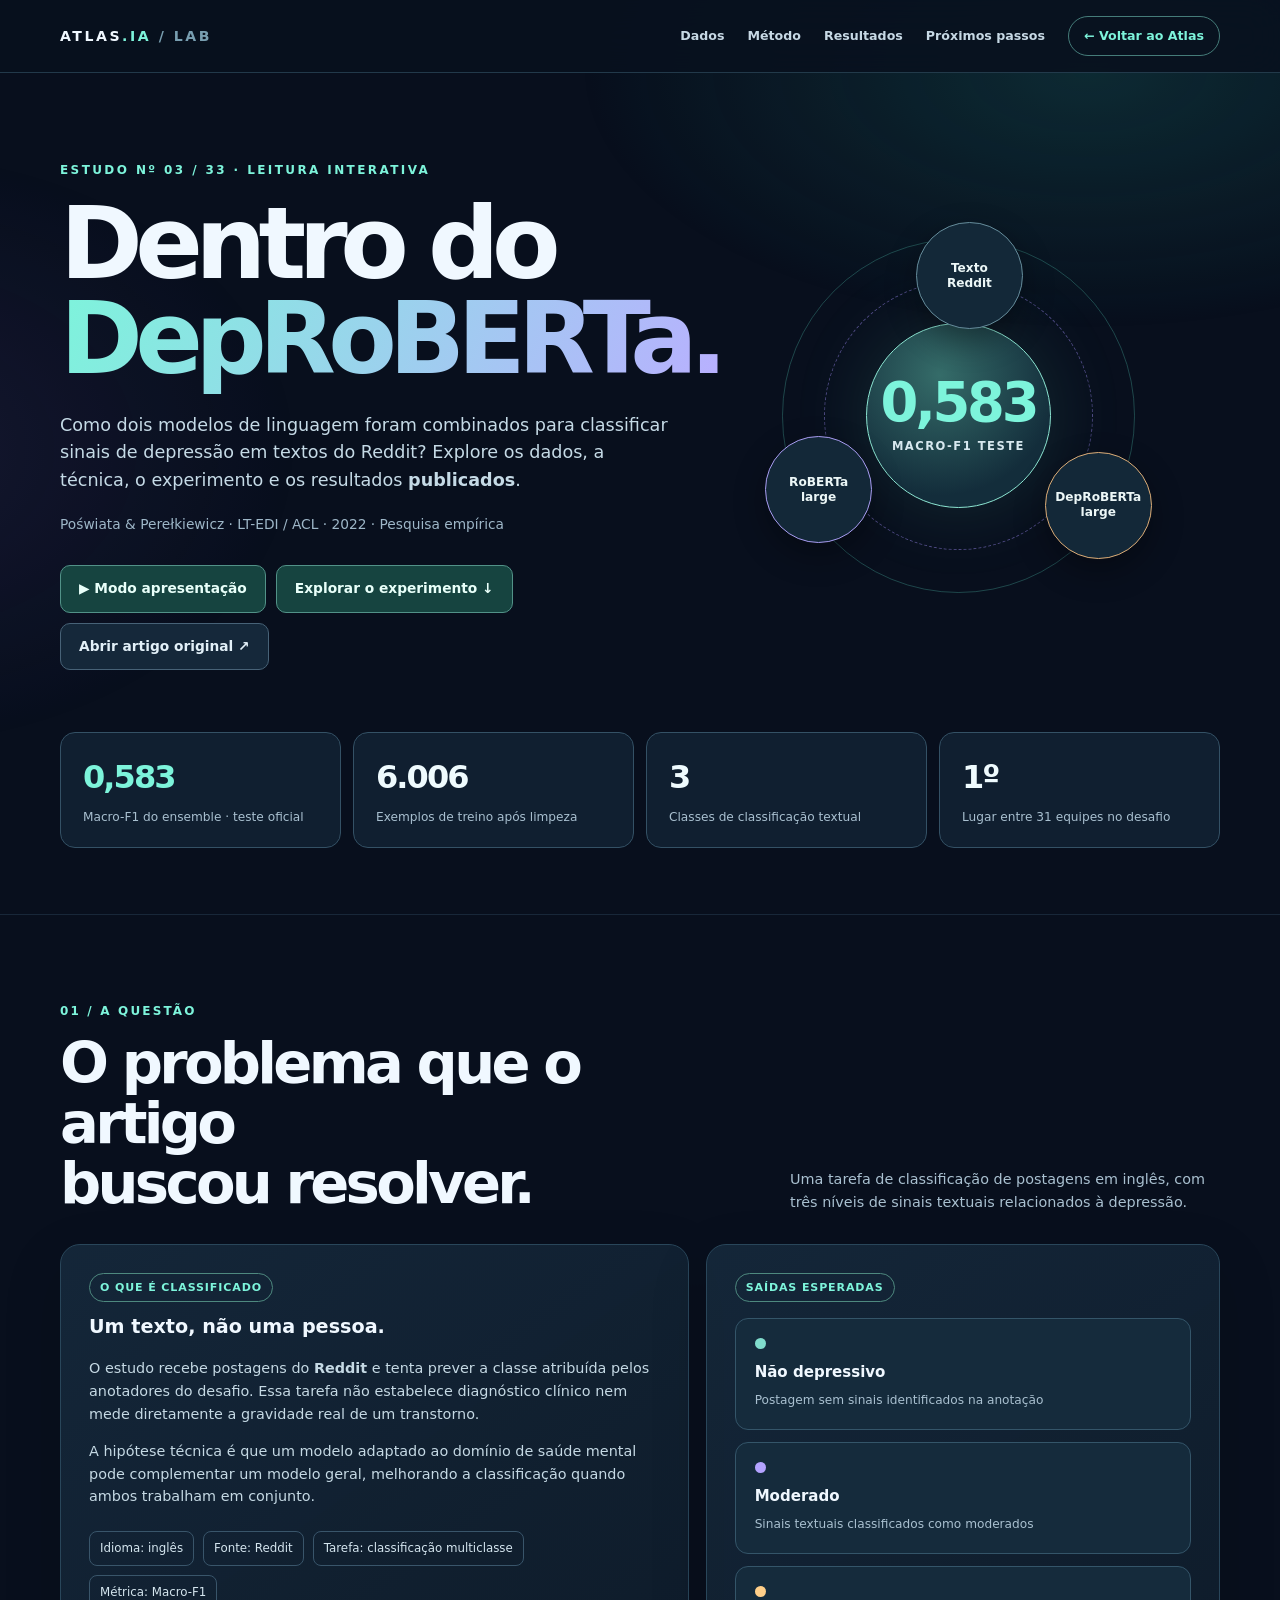
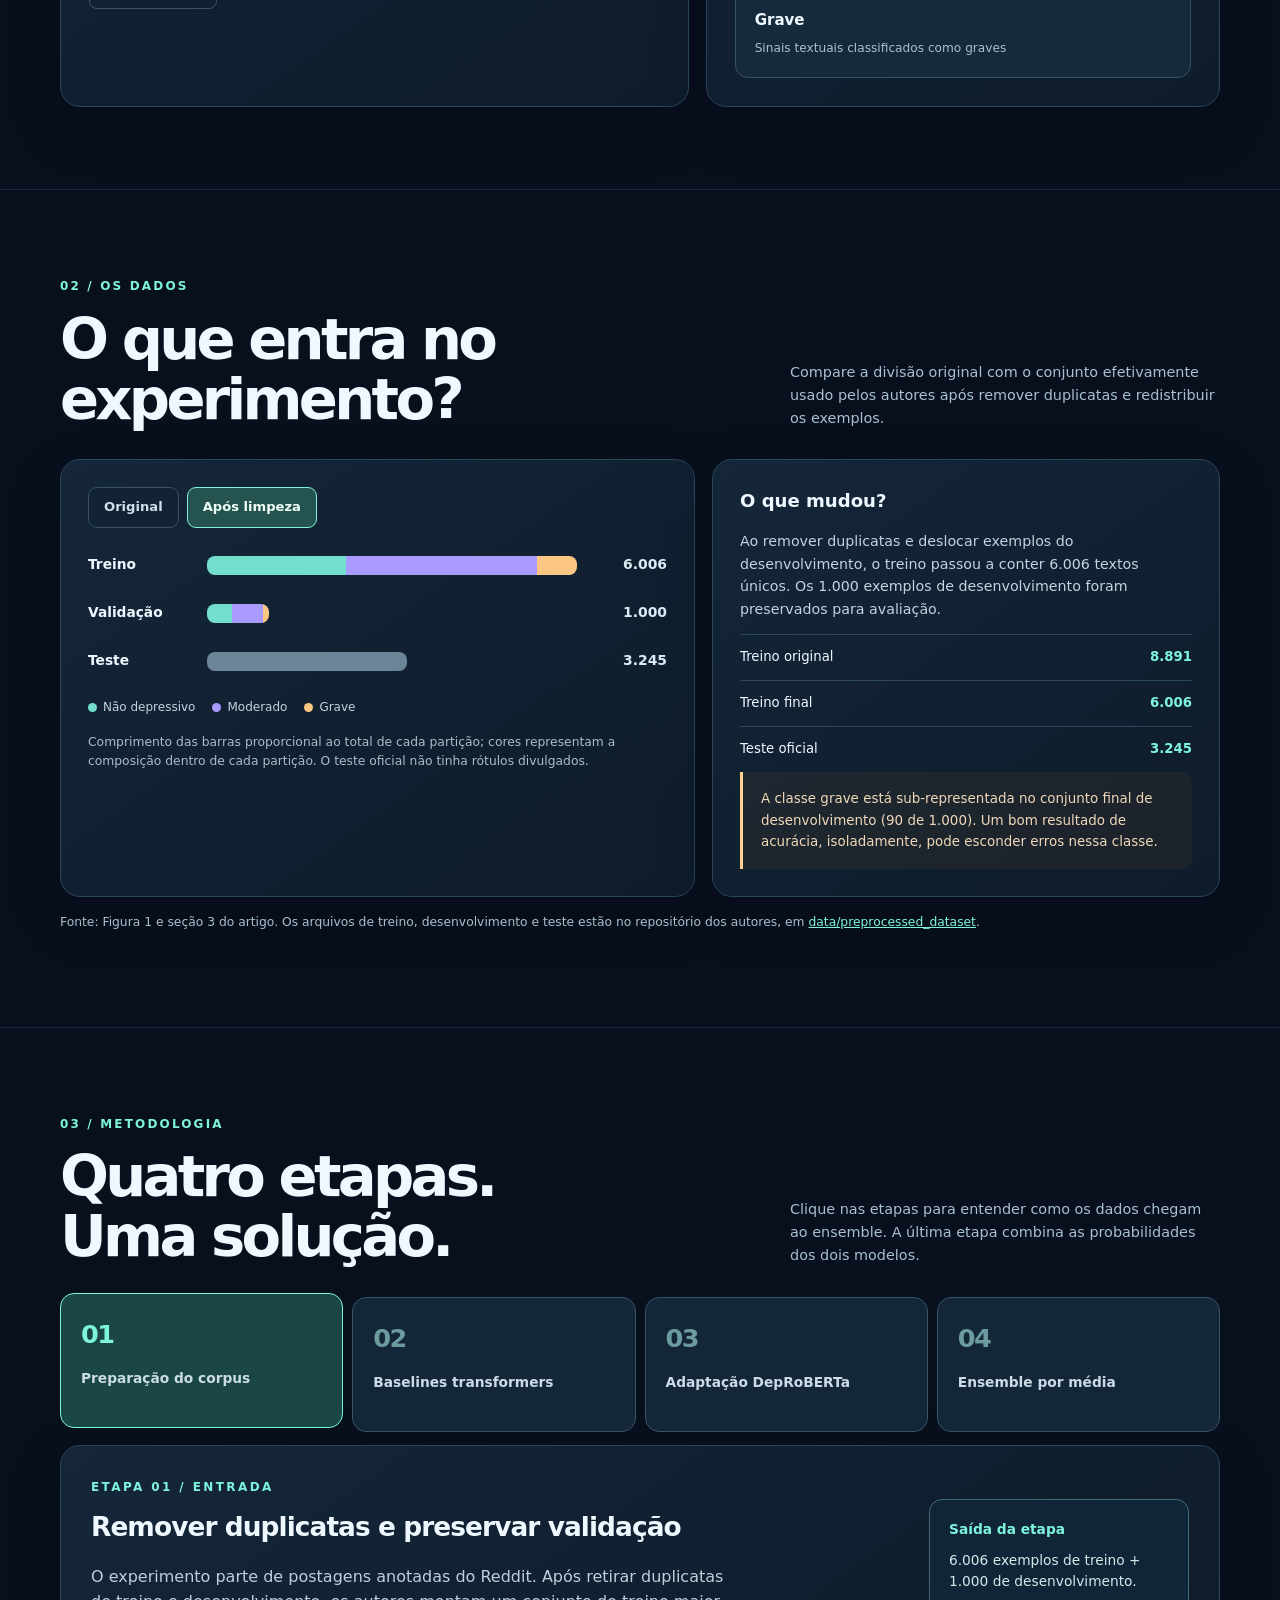
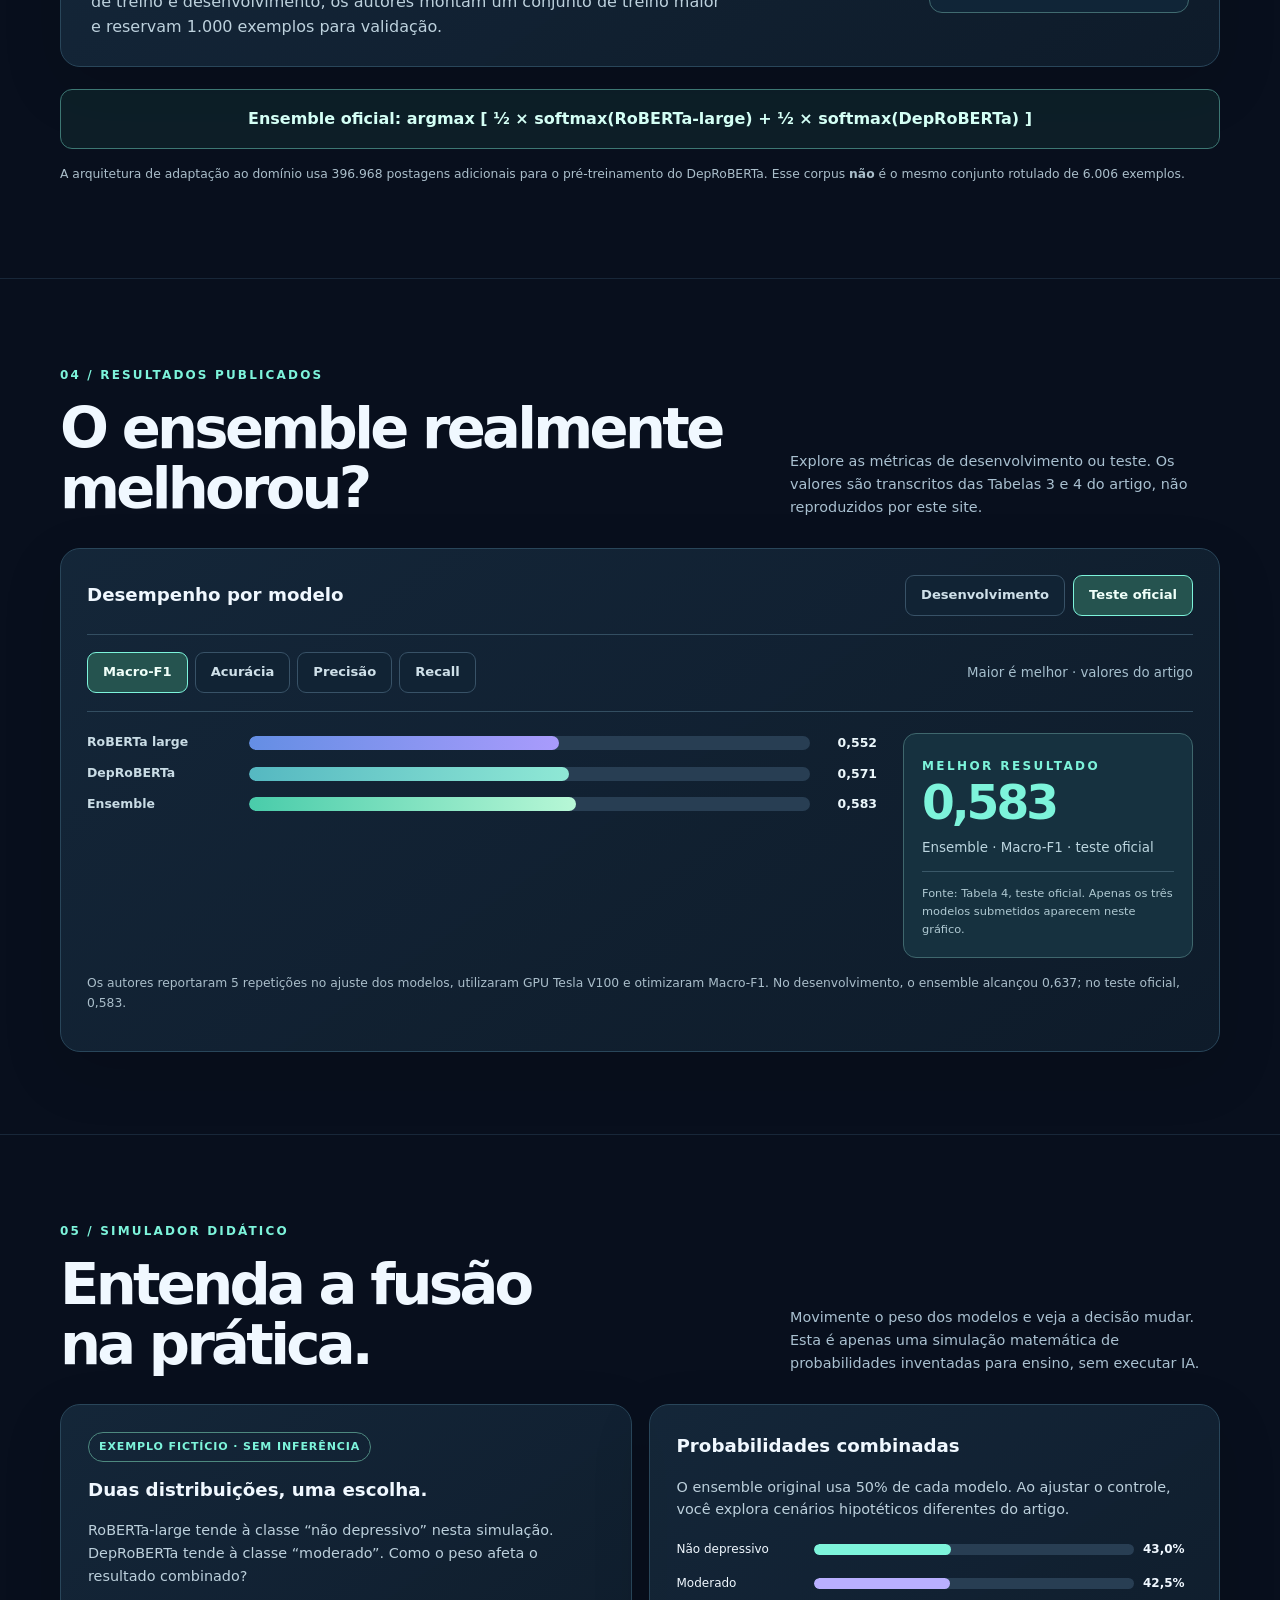
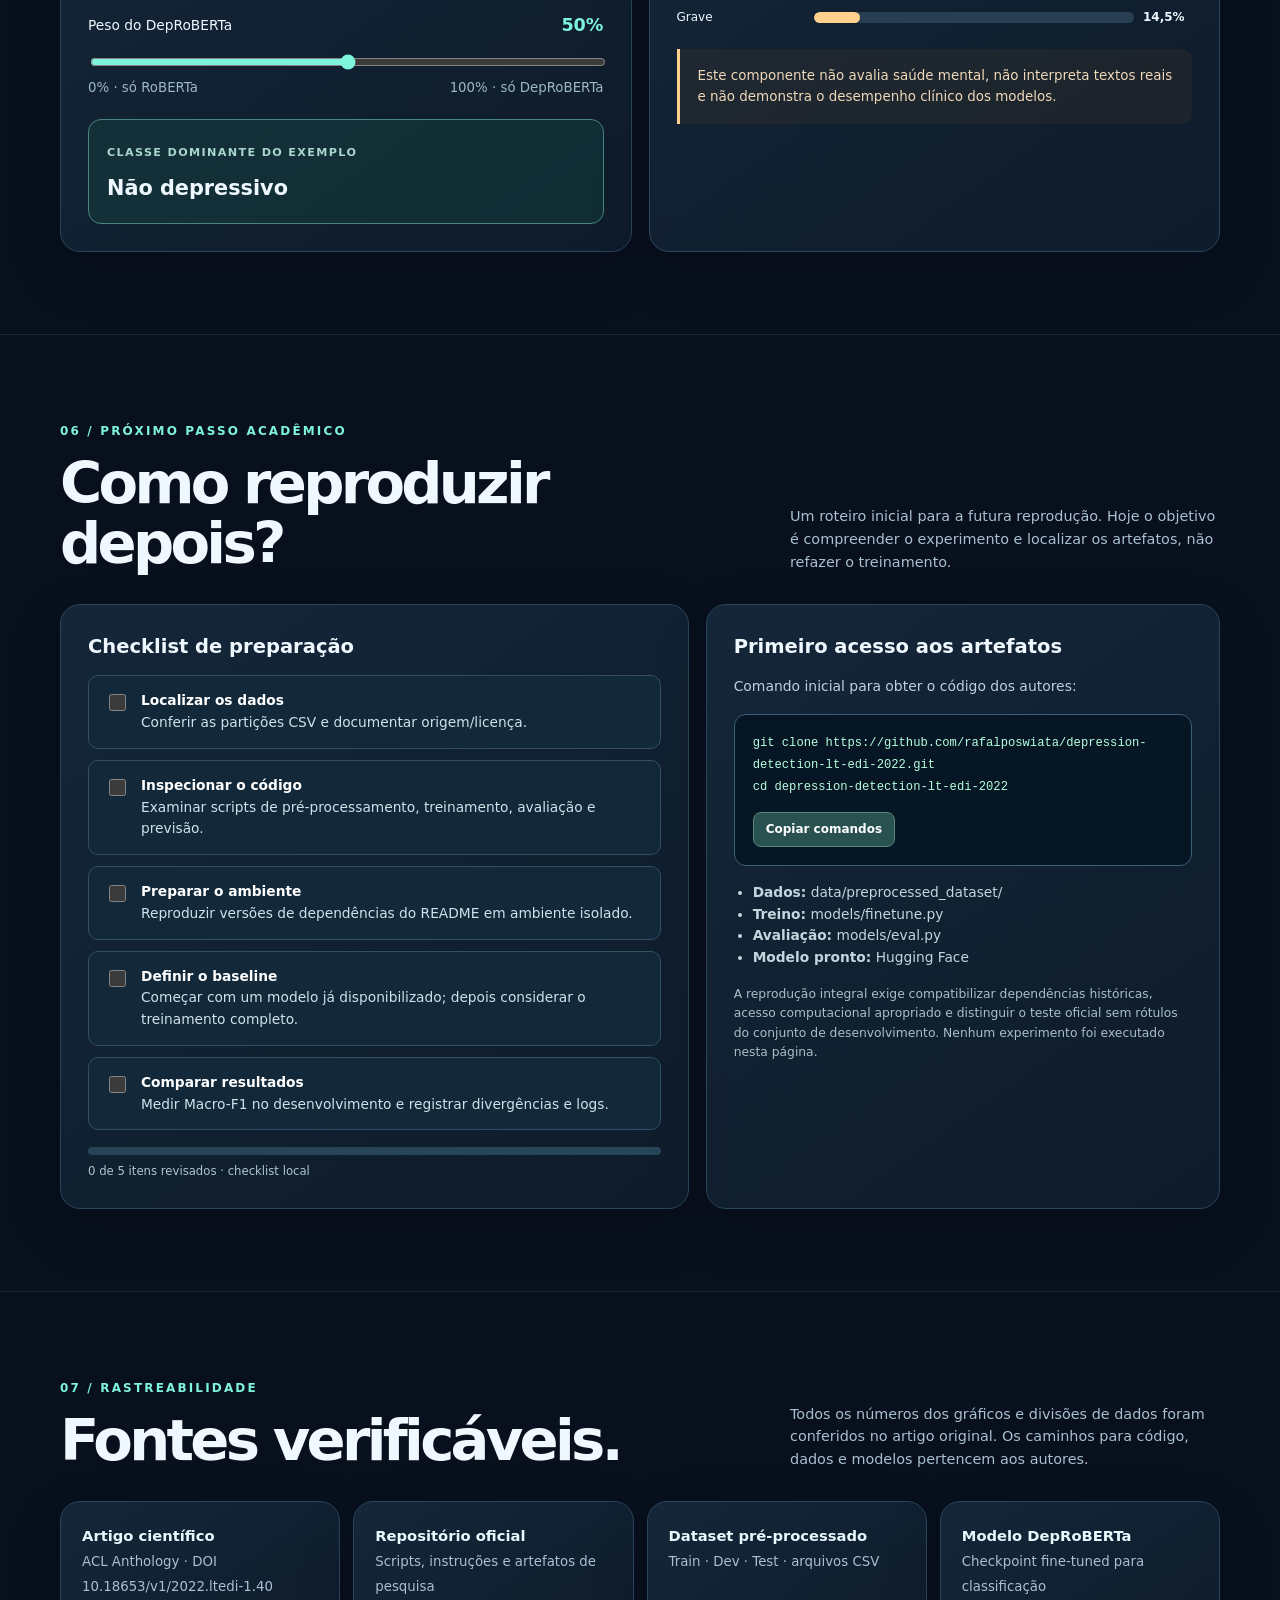
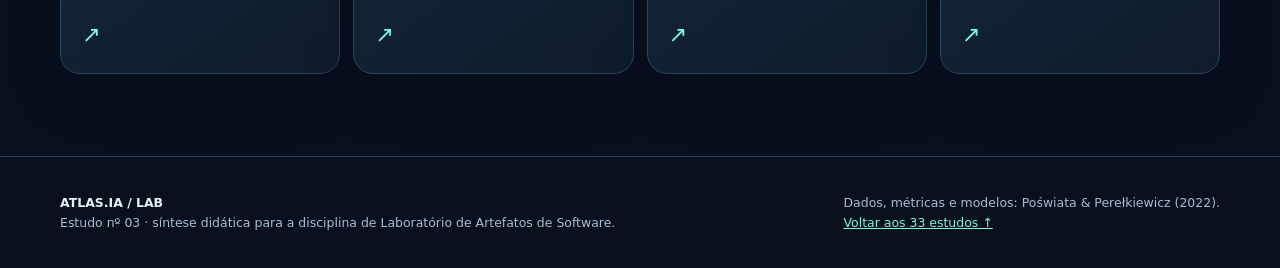
<file: tabelas/comparativo/estudo-deproberta.html>
<!doctype html>
<html lang="pt-BR">
<head>
<meta charset="utf-8">
<meta name="viewport" content="width=device-width,initial-scale=1">
<meta name="theme-color" content="#080f1d">
<meta name="description" content="Laboratório de leitura científica: visualize o experimento DepRoBERTa, seus dados, metodologia e resultados publicados na ACL 2022.">
<title>DepRoBERTa · Laboratório de estudo | Atlas.IA</title>
<style>
:root{color-scheme:dark;--bg:#080f1d;--panel:#102032;--panel2:#14283a;--line:#29465a;--ink:#f0f8ff;--muted:#a9c0d0;--teal:#7df4db;--violet:#b9afff;--gold:#ffd18d;--red:#ff9db0}
*{box-sizing:border-box}html{scroll-behavior:smooth;scroll-padding-top:90px}body{margin:0;background:var(--bg);color:var(--ink);font:16px/1.58 Inter,"Segoe UI",system-ui,-apple-system,sans-serif;overflow-x:hidden}
body:before{content:"";position:fixed;inset:0;z-index:-1;pointer-events:none;background:radial-gradient(ellipse 50% 36% at 85% 8%,#1c777254,transparent 80%),radial-gradient(ellipse 45% 45% at -10% 50%,#513c8c3a,transparent 75%);opacity:.8}
a{color:var(--teal)}button,input{font:inherit}button{cursor:pointer}a:focus-visible,button:focus-visible,input:focus-visible{outline:3px solid var(--gold);outline-offset:4px}
.skip{position:absolute;top:-80px;left:15px;z-index:200;background:white;color:#092026;padding:9px}.skip:focus{top:10px}
.container{width:min(1160px,calc(100% - 52px));margin:auto}
header{position:sticky;top:0;z-index:80;background:#08111ee6;border-bottom:1px solid #3454679c;backdrop-filter:blur(18px)}
.nav{display:flex;align-items:center;min-height:72px;gap:22px}.logo{font-size:.88rem;color:var(--ink);text-decoration:none;letter-spacing:.18em;font-weight:900;white-space:nowrap}.logo span{color:var(--teal)}
.navlinks{display:flex;gap:23px;margin-left:auto;align-items:center}.navlinks a{font-size:.79rem;color:#c7d9e5;text-decoration:none;font-weight:750}.navlinks a:hover{color:var(--teal)}.navlinks .back{border:1px solid #457c79;border-radius:99px;padding:9px 15px;color:var(--teal)}
.eyebrow{font-size:.75rem;font-weight:900;letter-spacing:.2em;text-transform:uppercase;color:var(--teal)}
.hero{padding:88px 0 66px;position:relative}.hero-layout{display:grid;grid-template-columns:1.15fr .85fr;gap:45px;align-items:center}
h1{font-size:clamp(3.25rem,7.8vw,6.6rem);line-height:.95;letter-spacing:-.077em;margin:17px 0 25px}h1 em{font-style:normal;background:linear-gradient(115deg,var(--teal),var(--violet));-webkit-background-clip:text;background-clip:text;color:transparent}
.hero p{font-size:1.1rem;color:#c5dae6;max-width:610px}.authors{font-size:.86rem!important;color:#9eb7c8!important;margin-top:19px}.hero-actions{display:flex;flex-wrap:wrap;gap:10px;margin-top:29px}
.btn{display:inline-flex;align-items:center;justify-content:center;gap:9px;padding:12px 18px;border-radius:10px;font-size:.86rem;font-weight:800;text-decoration:none;border:1px solid #529288;background:#164440;color:#e8fff9;transition:transform .2s,background .2s}.btn:hover{transform:translateY(-3px);background:#225b52}.btn.secondary{background:#15283a;color:#e2f0f8;border-color:#476277}
.signal{position:relative;width:100%;aspect-ratio:1;max-width:430px;margin:auto;display:grid;place-items:center;isolation:isolate}.signal:before,.signal:after{content:"";position:absolute;border:1px solid #3f958a6b;border-radius:50%;width:91%;height:91%;animation:turn 28s linear infinite}.signal:after{width:69%;height:69%;border-style:dashed;border-color:#8b79db8a;animation-direction:reverse;animation-duration:23s}
.signal-core{width:48%;aspect-ratio:1;border-radius:50%;display:flex;flex-direction:column;align-items:center;justify-content:center;background:radial-gradient(circle at 40% 28%,#356c69,#132d3b 70%);border:1px solid #8de8d4;box-shadow:0 0 80px #6be4cb22;z-index:2}
.signal-core strong{font-size:3.4rem;line-height:1;color:var(--teal);letter-spacing:-.06em}.signal-core span{font-size:.72rem;letter-spacing:.13em;font-weight:800;color:#d7e8ef;margin-top:7px}
.orb{position:absolute;border:1px solid #668d9c;background:#132838;color:#ecf7f7;display:grid;place-items:center;text-align:center;width:107px;height:107px;border-radius:50%;font-size:.76rem;font-weight:800;line-height:1.25;z-index:3;box-shadow:0 12px 32px #0005}.orb.one{top:0;left:39%}.orb.two{bottom:17%;left:0;border-color:#a89cf1}.orb.three{bottom:13%;right:0;border-color:#ddad77}
@keyframes turn{to{transform:rotate(360deg)}}
.facts{display:grid;grid-template-columns:repeat(4,1fr);gap:12px;margin-top:62px}.fact{border:1px solid #345165;border-radius:15px;background:#142638b8;padding:19px 22px}.fact strong{display:block;font-size:2rem;letter-spacing:-.06em;color:#effbfe}.fact small{font-size:.76rem;color:var(--muted)}.fact:first-child strong{color:var(--teal)}
.section{padding:82px 0;border-top:1px solid #2c445a78}.section-head{display:flex;align-items:end;justify-content:space-between;gap:26px;margin-bottom:30px}.section-head h2{font-size:clamp(2.05rem,4.5vw,3.65rem);line-height:1.04;letter-spacing:-.064em;margin:12px 0 0}.section-head p{max-width:430px;color:var(--muted);font-size:.9rem;margin:0}.number{color:var(--teal);font-size:.75rem;font-weight:900;letter-spacing:.18em}
.panel{border:1px solid var(--line);background:linear-gradient(145deg,#162a3ddc,#0f1d2ddd);border-radius:20px;box-shadow:0 20px 60px #0002}
.about{display:grid;grid-template-columns:1.1fr .9fr;gap:17px}.about .panel{padding:28px}.about h3{font-size:1.2rem;margin:10px 0}.about p{color:#c5d9e4;font-size:.9rem}.pill{display:inline-flex;align-items:center;padding:5px 10px;border:1px solid #4e897f;border-radius:99px;font-size:.69rem;font-weight:850;letter-spacing:.08em;color:var(--teal)}.tag-row{display:flex;flex-wrap:wrap;gap:9px;margin-top:23px}.tag{border:1px solid #39556a;border-radius:8px;padding:7px 10px;color:#d5e6ef;font-size:.74rem}
.class-grid{display:grid;grid-template-columns:repeat(3,1fr);gap:12px;margin-top:16px}.class-card{padding:19px;background:#152b3c;border:1px solid #345569;border-radius:13px}.class-card .circle{width:11px;height:11px;border-radius:50%;display:block;margin-bottom:12px}.class-card strong{display:block;font-size:.94rem}.class-card small{display:block;color:var(--muted);margin-top:6px;font-size:.76rem}.class-card:nth-child(1) .circle{background:#80dccc}.class-card:nth-child(2) .circle{background:#b4a3ff}.class-card:nth-child(3) .circle{background:#ffcf89}
.controls{display:flex;gap:8px;flex-wrap:wrap;align-items:center}.choice{background:#112334;color:#cfe0e9;border:1px solid #385267;border-radius:9px;padding:9px 15px;font-size:.82rem;font-weight:800;transition:.2s}.choice[aria-pressed=true]{background:#25534f;border-color:var(--teal);color:#f0fff9}.choice:hover{border-color:#76d8cb}
.dataset-grid{display:grid;grid-template-columns:1fr .8fr;gap:17px}.dataset-box{padding:27px}.dataset-row{display:grid;grid-template-columns:104px 1fr 75px;gap:15px;align-items:center;margin:26px 0}.dataset-row strong{font-size:.86rem}.dataset-row output{text-align:right;color:#daedf4;font-weight:800;font-size:.87rem;font-variant-numeric:tabular-nums}.stack{display:flex;height:19px;border-radius:8px;overflow:hidden;background:#294256;box-shadow:inset 0 1px 3px #071621}.seg{height:100%;transition:width .65s cubic-bezier(.22,1,.36,1)}.seg.non{background:#74decc}.seg.mod{background:#a99aff}.seg.sev{background:#fbc783}.stack.test .seg{background:#6c8598}.legend{display:flex;gap:17px;flex-wrap:wrap;margin-top:24px;color:#c0d5df;font-size:.75rem}.legend span{display:inline-flex;align-items:center;gap:6px}.legend i{width:9px;height:9px;border-radius:50%;display:inline-block}
.disclaimer{border-left:3px solid var(--gold);background:#483b293f;color:#efd8b9;padding:16px 18px;border-radius:0 10px 10px 0;font-size:.84rem;line-height:1.6}.dataset-aside h3{font-size:1.13rem;margin:0 0 14px}.dataset-aside p{font-size:.89rem;color:#c1d4df}.dataset-aside .statline{border-top:1px solid #2c485b;padding:12px 0;display:flex;justify-content:space-between;gap:12px;font-size:.83rem}.dataset-aside .statline strong{color:var(--teal)}
.pipeline{display:grid;grid-template-columns:repeat(4,minmax(0,1fr));gap:9px;margin-bottom:13px}.stage{display:flex;flex-direction:column;align-items:flex-start;text-align:left;min-height:135px;gap:14px;background:#132739;border:1px solid #35546a;padding:20px;border-radius:14px;color:#cbdce7;transition:.25s}.stage b{font-size:1.6rem;color:#6b9b9d;font-weight:800;letter-spacing:-.06em}.stage span{font-size:.86rem;font-weight:850}.stage.active,.stage[aria-selected=true]{border-color:var(--teal);background:#1b4647;transform:translateY(-4px)}.stage.active b{color:var(--teal)}.stage:hover{border-color:#74d1c0}
.stage-detail{min-height:195px;padding:27px 30px;display:grid;grid-template-columns:1fr 260px;gap:24px;align-items:center;animation:fade .35s ease}.stage-detail h3{font-size:1.65rem;letter-spacing:-.035em;margin:8px 0}.stage-detail p{color:#bdd1dd;max-width:640px;margin-bottom:0}.stage-detail .side-note{background:#102537;border:1px solid #416b70;border-radius:13px;padding:19px;font-size:.86rem;color:#d4e9e9}.stage-detail .side-note b{color:var(--teal);display:block;margin-bottom:9px}
@keyframes fade{from{opacity:.15;transform:translateY(9px)}to{opacity:1;transform:none}}
.equation{text-align:center;margin:22px 0 0;padding:16px 22px;border:1px solid #3d7773;background:#1739395e;border-radius:12px;color:#d4fff5;font-size:1rem;font-weight:750}
.results-box{padding:26px}.results-top{display:flex;justify-content:space-between;gap:15px;align-items:center;flex-wrap:wrap;padding-bottom:18px;border-bottom:1px solid #334e61}.results-top h3{margin:0;font-size:1.14rem}.metric-choices{display:flex;gap:7px;flex-wrap:wrap}.metrics-layout{display:grid;grid-template-columns:1fr 290px;gap:26px;align-items:start;margin-top:21px}.bars{display:grid;gap:11px}.chartrow{display:grid;grid-template-columns:150px 1fr 55px;gap:12px;align-items:center;font-size:.78rem}.chartrow label{color:#c9dce5;font-weight:700;line-height:1.2}.track{height:14px;border-radius:99px;background:#283e53;overflow:hidden}.bar{height:100%;width:0;background:linear-gradient(90deg,#648ee4,#a99bfc);border-radius:99px;transition:width .65s cubic-bezier(.2,.8,.2,1)}.chartrow:nth-last-child(2) .bar{background:linear-gradient(90deg,#55b8c1,#8fe8d5)}.chartrow:last-child .bar{background:linear-gradient(90deg,#49ccaa,#b7f7d6)}.chartrow output{text-align:right;font-variant-numeric:tabular-nums;font-weight:850;color:#ecf8fc}
.results-aside{padding:18px;border-radius:13px;background:#16313f;border:1px solid #3f676d}.results-aside strong{display:block;font-size:2.95rem;line-height:1.1;letter-spacing:-.065em;color:var(--teal)}.results-aside p{font-size:.84rem;color:#bcd5df;margin:8px 0}.source-pill{display:block;margin-top:13px;border-top:1px solid #3a5868;padding-top:13px;color:#afc9d2;font-size:.71rem}
.note{color:#aabeca;font-size:.77rem;margin-top:16px}
.demo-grid{display:grid;grid-template-columns:1fr 1fr;gap:17px}.demo-grid .panel{padding:27px}.demo-grid h3{font-size:1.14rem;margin:0 0 13px}.demo-grid p{font-size:.9rem;color:#bcd0dc}.slider-label{display:flex;justify-content:space-between;align-items:center;font-size:.86rem;margin:25px 0 12px}.slider-label strong{font-size:1.1rem;color:var(--teal)}input[type=range]{width:100%;accent-color:var(--teal);cursor:pointer}.mini-dist{display:grid;gap:15px;margin-top:19px}.mini-dist>div{display:grid;grid-template-columns:128px 1fr 49px;gap:9px;align-items:center;font-size:.75rem}.mini-dist .track{height:11px}.mini-dist .bar{background:var(--teal)}.mini-dist>div:nth-child(2) .bar{background:var(--violet)}.mini-dist>div:nth-child(3) .bar{background:var(--gold)}
.verdict{border:1px solid #4a837b;background:#16423e77;border-radius:13px;padding:18px;margin-top:21px}.verdict span{font-size:.7rem;color:#a8d6cd;text-transform:uppercase;letter-spacing:.12em;font-weight:900}.verdict strong{display:block;margin-top:8px;font-size:1.3rem}
.route{display:grid;grid-template-columns:1.1fr .9fr;gap:17px}.route .panel{padding:27px}.route h3{font-size:1.22rem;margin:0 0 13px}.checklist{display:grid;gap:11px}.checkrow{display:flex;align-items:flex-start;gap:12px;border:1px solid #315065;background:#13293a;padding:14px 16px;border-radius:10px;cursor:pointer}.checkrow input{margin-top:4px;accent-color:var(--teal);width:17px;height:17px;flex:none}.checkrow span{font-size:.86rem;color:#d0e1e9}.checkrow strong{color:white}.progress-wrap{height:8px;background:#284558;border-radius:99px;overflow:hidden;margin:17px 0 7px}.progress-wrap span{display:block;width:0;height:100%;background:var(--teal);transition:width .25s}.progress-label{font-size:.73rem;color:#aec5d1}
.command{position:relative;border:1px solid #3c6075;border-radius:12px;background:#071624;padding:18px;margin:16px 0;overflow:auto}.command pre{margin:0;color:#b6ffde;font:500 .76rem/1.8 ui-monospace,SFMono-Regular,Consolas,monospace;white-space:pre-wrap;overflow-wrap:anywhere}.command button{margin:13px 0 0;background:#28514f;color:white;border:1px solid #56887e;border-radius:8px;padding:7px 12px;font-size:.75rem;font-weight:800}.route aside ul{padding-left:19px;color:#c3d6de;font-size:.86rem}
.sources{display:grid;grid-template-columns:repeat(4,1fr);gap:13px}.source{display:flex;flex-direction:column;justify-content:space-between;gap:18px;min-height:160px;padding:21px;text-decoration:none;color:#e8f9fe;transition:.25s}.source:hover{border-color:var(--teal);transform:translateY(-4px)}.source .name{font-weight:850;font-size:.92rem}.source small{color:var(--muted)}.source .arrow{color:var(--teal);font-size:1.4rem}
footer{padding:36px 0;border-top:1px solid #29445a;color:#a7bfcb;font-size:.78rem}footer .container{display:flex;justify-content:space-between;gap:25px;flex-wrap:wrap}
.reveal{opacity:0;transform:translateY(18px);transition:opacity .6s,transform .6s}.reveal.visible{opacity:1;transform:none}
.presenter[hidden],.deck-slide[hidden]{display:none!important}
.presenter{position:fixed;inset:0;z-index:1000;display:flex;flex-direction:column;isolation:isolate;background:radial-gradient(circle at 78% 15%,#256a6660,transparent 37%),radial-gradient(circle at 14% 83%,#54418a55,transparent 42%),#08111f;color:#f3fbff;overflow:hidden}
.presenter:after{content:"";position:absolute;inset:0;z-index:-1;pointer-events:none;background-image:linear-gradient(#ffffff05 1px,transparent 1px),linear-gradient(90deg,#ffffff05 1px,transparent 1px);background-size:64px 64px;mask-image:linear-gradient(to bottom,transparent,#000)}
.deck-top,.deck-bottom{display:flex;align-items:center;justify-content:space-between;gap:18px;padding:16px clamp(22px,4vw,74px);flex:none}
.deck-top{border-bottom:1px solid #ffffff1d}.deck-bottom{border-top:1px solid #ffffff1d}
.deck-brand{font-size:.77rem;letter-spacing:.18em;font-weight:900;color:#83f5dd}.deck-top-actions,.deck-controls{display:flex;align-items:center;gap:10px}
.deck-btn{border:1px solid #5a778c;background:#152b3d;color:#eefbff;padding:9px 15px;border-radius:10px;font-size:.85rem;font-weight:750}.deck-btn:hover{background:#245568;border-color:#83f5dd}.deck-btn:disabled{opacity:.33;cursor:not-allowed}.deck-close{border-color:#6d8c9f}
.deck-viewport{flex:1;min-height:0;display:grid;place-items:center;padding:clamp(20px,4vh,64px) clamp(20px,5vw,100px);overflow-y:auto}
.deck-slide{width:min(1100px,100%);max-height:100%;animation:deckIn .38s cubic-bezier(.2,.8,.2,1) both}
@keyframes deckIn{from{opacity:0;transform:translateY(18px) scale(.985)}to{opacity:1;transform:none}}
.deck-kicker{font-size:clamp(.76rem,1.2vw,.98rem);color:#86f5dc;letter-spacing:.21em;text-transform:uppercase;font-weight:900}
.deck-slide h2{font-size:clamp(2.35rem,6vw,5.8rem);line-height:1.03;letter-spacing:-.075em;margin:24px 0;max-width:1030px}.deck-slide h2 em{font-style:normal;color:#86f5dc}
.deck-lead{font-size:clamp(1.06rem,2.15vw,1.65rem);line-height:1.52;color:#c8dfec;max-width:900px}
.deck-cards{display:grid;grid-template-columns:repeat(3,minmax(0,1fr));gap:16px;margin-top:35px}.deck-card{background:#14283beb;border:1px solid #38596a;border-radius:17px;padding:clamp(17px,2vw,28px)}.deck-card strong{display:block;color:#8bf4de;font-size:clamp(1.65rem,3.5vw,3.8rem);line-height:1.1;letter-spacing:-.05em}.deck-card span{display:block;color:#b8d1df;font-size:clamp(.82rem,1.3vw,1.05rem);margin-top:15px}.deck-card b{display:block;color:#f0f8ff;margin-bottom:9px;font-size:clamp(1rem,1.6vw,1.3rem)}
.deck-flow{display:flex;gap:12px;align-items:stretch;margin:36px 0;flex-wrap:wrap}.deck-flow span{flex:1;min-width:135px;background:#193544;border:1px solid #3f6e71;border-radius:12px;padding:22px 16px;font-size:clamp(.9rem,1.4vw,1.2rem);font-weight:800;text-align:center}.deck-flow i{display:grid;place-items:center;color:#90efda;font-size:1.65rem;font-style:normal}
.deck-note{margin-top:32px;padding:17px 22px;border-left:3px solid #ffcf89;background:#574b3336;border-radius:0 10px 10px 0;color:#e5d9bc;font-size:clamp(.84rem,1.2vw,1rem)}.deck-caption{font-size:.76rem;color:#93aebf;line-height:1.4;margin-top:22px}
.deck-progress{height:4px;background:#315066}.deck-progress span{display:block;height:100%;background:linear-gradient(90deg,#79efda,#a99eff);transition:width .3s ease}.deck-count{font-variant-numeric:tabular-nums;color:#bfd6e3;font-size:.88rem;font-weight:800}.deck-hint{font-size:.75rem;color:#8ca8ba}
body.deck-locked{overflow:hidden}
@media(max-width:1020px){.navlinks{gap:12px}.hero-layout{grid-template-columns:1fr .7fr}.signal{max-width:330px}.orb{width:85px;height:85px;font-size:.64rem}.metrics-layout{grid-template-columns:1fr}.results-aside{max-width:none}.sources{grid-template-columns:repeat(2,1fr)}}
@media(max-width:760px){.container{width:calc(100% - 34px)}.nav{min-height:62px}.navlinks a:not(.back){display:none}.hero{padding:64px 0 44px}.hero-layout,.about,.dataset-grid,.demo-grid,.route{grid-template-columns:1fr}.signal{max-width:310px;margin-top:15px}.facts{grid-template-columns:repeat(2,1fr);margin-top:30px}.section{padding:57px 0}.section-head{display:block}.section-head p{margin-top:15px}.class-grid{grid-template-columns:1fr}.pipeline{grid-template-columns:repeat(2,1fr)}.stage{min-height:108px}.stage-detail{grid-template-columns:1fr}.chartrow{grid-template-columns:112px 1fr 50px;gap:8px;font-size:.7rem}.dataset-row{grid-template-columns:69px 1fr 55px;gap:8px}.dataset-box,.results-box,.demo-grid .panel,.route .panel{padding:18px}.facts .fact{padding:15px}.sources{grid-template-columns:1fr}.source{min-height:105px}}
@media(max-width:760px){.deck-top,.deck-bottom{padding:11px 15px}.deck-viewport{padding:20px 21px}.deck-cards{grid-template-columns:1fr;gap:10px;margin-top:20px}.deck-card{padding:13px 17px}.deck-card strong{font-size:1.8rem}.deck-card span{margin-top:5px}.deck-slide h2{margin:14px 0}.deck-flow{gap:6px;margin:18px 0}.deck-flow span{padding:11px;min-width:110px}.deck-flow i{display:none}.deck-hint{display:none}.deck-btn{padding:8px 11px}.deck-brand{font-size:.65rem}}
@media(prefers-reduced-motion:reduce){*,*:before,*:after{scroll-behavior:auto!important;animation:none!important;transition:none!important}.reveal{opacity:1;transform:none}}
</style>
</head>
<body>
<a class="skip" href="#problema">Pular para o estudo</a>
<header><div class="container nav">
<a class="logo" href="./index.html" aria-label="Voltar ao Atlas de Evidências">ATLAS<span>.IA</span> <span style="color:#789eb0">/ LAB</span></a>
<nav class="navlinks" aria-label="Navegação"><a href="#dados">Dados</a><a href="#metodo">Método</a><a href="#resultados">Resultados</a><a href="#proximos-passos">Próximos passos</a><a class="back" href="./index.html">← Voltar ao Atlas</a></nav>
</div></header>
<main>
<section class="hero"><div class="container">
<div class="hero-layout">
<div>
<div class="eyebrow">ESTUDO Nº 03 / 33 · LEITURA INTERATIVA</div>
<h1>Dentro do<br><em>DepRoBERTa.</em></h1>
<p>Como dois modelos de linguagem foram combinados para classificar sinais de depressão em textos do Reddit? Explore os dados, a técnica, o experimento e os resultados <strong>publicados</strong>.</p>
<p class="authors">Poświata &amp; Perełkiewicz · LT-EDI / ACL · 2022 · Pesquisa empírica</p>
<div class="hero-actions">
<button class="btn" type="button" id="presentationOpen">▶ Modo apresentação</button>
<a class="btn" href="#metodo">Explorar o experimento ↓</a>
<a class="btn secondary" href="https://aclanthology.org/2022.ltedi-1.40.pdf" target="_blank" rel="noopener noreferrer">Abrir artigo original ↗</a>
</div></div>
<div class="signal" aria-hidden="true"><div class="orb one">Texto<br>Reddit</div><div class="orb two">RoBERTa<br>large</div><div class="orb three">DepRoBERTa<br>large</div><div class="signal-core"><strong>0,583</strong><span>MACRO-F1 TESTE</span></div></div>
</div>
<div class="facts" aria-label="Indicadores do estudo">
<div class="fact"><strong>0,583</strong><small>Macro-F1 do ensemble · teste oficial</small></div>
<div class="fact"><strong>6.006</strong><small>Exemplos de treino após limpeza</small></div>
<div class="fact"><strong>3</strong><small>Classes de classificação textual</small></div>
<div class="fact"><strong>1º</strong><small>Lugar entre 31 equipes no desafio</small></div>
</div>
</div></section>

<section class="section reveal" id="problema"><div class="container">
<div class="section-head"><div><span class="number">01 / A QUESTÃO</span><h2>O problema que o artigo<br>buscou resolver.</h2></div><p>Uma tarefa de classificação de postagens em inglês, com três níveis de sinais textuais relacionados à depressão.</p></div>
<div class="about">
<div class="panel"><span class="pill">O QUE É CLASSIFICADO</span><h3>Um texto, não uma pessoa.</h3><p>O estudo recebe postagens do <strong>Reddit</strong> e tenta prever a classe atribuída pelos anotadores do desafio. Essa tarefa não estabelece diagnóstico clínico nem mede diretamente a gravidade real de um transtorno.</p><p>A hipótese técnica é que um modelo adaptado ao domínio de saúde mental pode complementar um modelo geral, melhorando a classificação quando ambos trabalham em conjunto.</p><div class="tag-row"><span class="tag">Idioma: inglês</span><span class="tag">Fonte: Reddit</span><span class="tag">Tarefa: classificação multiclasse</span><span class="tag">Métrica: Macro-F1</span></div></div>
<div class="panel"><span class="pill">SAÍDAS ESPERADAS</span><div class="class-grid" style="grid-template-columns:1fr">
<div class="class-card"><i class="circle"></i><strong>Não depressivo</strong><small>Postagem sem sinais identificados na anotação</small></div>
<div class="class-card"><i class="circle"></i><strong>Moderado</strong><small>Sinais textuais classificados como moderados</small></div>
<div class="class-card"><i class="circle"></i><strong>Grave</strong><small>Sinais textuais classificados como graves</small></div>
</div></div></div>
</div></section>

<section class="section reveal" id="dados"><div class="container">
<div class="section-head"><div><span class="number">02 / OS DADOS</span><h2>O que entra no<br>experimento?</h2></div><p>Compare a divisão original com o conjunto efetivamente usado pelos autores após remover duplicatas e redistribuir os exemplos.</p></div>
<div class="dataset-grid">
<div class="panel dataset-box">
<div class="controls" role="group" aria-label="Versão do dataset"><button class="choice" data-dataset="original" aria-pressed="false">Original</button><button class="choice" data-dataset="final" aria-pressed="true">Após limpeza</button></div>
<div id="datasetRows" aria-live="polite"></div>
<div class="legend"><span><i style="background:#74decc"></i>Não depressivo</span><span><i style="background:#a99aff"></i>Moderado</span><span><i style="background:#fbc783"></i>Grave</span></div>
<p class="note">Comprimento das barras proporcional ao total de cada partição; cores representam a composição dentro de cada partição. O teste oficial não tinha rótulos divulgados.</p>
</div>
<div class="panel dataset-box dataset-aside"><h3 id="datasetHeading">O que mudou?</h3><p id="datasetExplanation">Ao remover repetições e deslocar parte do desenvolvimento, o conjunto de treino passou a conter 6.006 textos únicos. Os 1.000 exemplos de desenvolvimento foram preservados para validação.</p><div class="statline"><span>Treino original</span><strong>8.891</strong></div><div class="statline"><span>Treino final</span><strong>6.006</strong></div><div class="statline"><span>Teste oficial</span><strong>3.245</strong></div><div class="disclaimer">A classe grave está sub-representada no conjunto final de desenvolvimento (90 de 1.000). Um bom resultado de acurácia, isoladamente, pode esconder erros nessa classe.</div></div>
</div>
<p class="note">Fonte: Figura 1 e seção 3 do artigo. Os arquivos de treino, desenvolvimento e teste estão no repositório dos autores, em <a href="https://github.com/rafalposwiata/depression-detection-lt-edi-2022/tree/main/data/preprocessed_dataset" target="_blank" rel="noopener noreferrer">data/preprocessed_dataset</a>.</p>
</div></section>

<section class="section reveal" id="metodo"><div class="container">
<div class="section-head"><div><span class="number">03 / METODOLOGIA</span><h2>Quatro etapas.<br>Uma solução.</h2></div><p>Clique nas etapas para entender como os dados chegam ao ensemble. A última etapa combina as probabilidades dos dois modelos.</p></div>
<div class="pipeline" role="tablist" aria-label="Etapas metodológicas">
<button class="stage active" role="tab" aria-controls="stageDetail" data-stage="0" aria-selected="true"><b>01</b><span>Preparação do corpus</span></button>
<button class="stage" role="tab" aria-controls="stageDetail" data-stage="1" aria-selected="false"><b>02</b><span>Baselines transformers</span></button>
<button class="stage" role="tab" aria-controls="stageDetail" data-stage="2" aria-selected="false"><b>03</b><span>Adaptação DepRoBERTa</span></button>
<button class="stage" role="tab" aria-controls="stageDetail" data-stage="3" aria-selected="false"><b>04</b><span>Ensemble por média</span></button>
</div>
<article class="panel stage-detail" id="stageDetail" role="tabpanel" aria-live="polite"><div><span class="eyebrow" id="stageKicker">ETAPA 01 / ENTRADA</span><h3 id="stageTitle">Remover duplicatas e preservar validação</h3><p id="stageText">O experimento parte de postagens anotadas do Reddit. Após retirar duplicatas de treino e desenvolvimento, os autores montam um conjunto de treino maior e reservam 1.000 exemplos para validação.</p></div><div class="side-note"><b id="stageAsideTitle">Saída da etapa</b><span id="stageAside">6.006 exemplos de treino + 1.000 de desenvolvimento.</span></div></article>
<div class="equation">Ensemble oficial: <strong>argmax</strong> [ ½ × softmax(RoBERTa-large) + ½ × softmax(DepRoBERTa) ]</div>
<p class="note">A arquitetura de adaptação ao domínio usa 396.968 postagens adicionais para o pré-treinamento do DepRoBERTa. Esse corpus <strong>não</strong> é o mesmo conjunto rotulado de 6.006 exemplos.</p>
</div></section>

<section class="section reveal" id="resultados"><div class="container">
<div class="section-head"><div><span class="number">04 / RESULTADOS PUBLICADOS</span><h2>O ensemble realmente<br>melhorou?</h2></div><p>Explore as métricas de desenvolvimento ou teste. Os valores são transcritos das Tabelas 3 e 4 do artigo, não reproduzidos por este site.</p></div>
<div class="panel results-box">
<div class="results-top"><h3>Desempenho por modelo</h3><div class="controls" role="group" aria-label="Partição avaliada"><button class="choice" data-split="dev" aria-pressed="false">Desenvolvimento</button><button class="choice" data-split="test" aria-pressed="true">Teste oficial</button></div></div>
<div class="results-top" style="padding-top:17px"><div class="metric-choices controls" role="group" aria-label="Métrica"><button class="choice" data-metric="f1" aria-pressed="true">Macro-F1</button><button class="choice" data-metric="acc" aria-pressed="false">Acurácia</button><button class="choice" data-metric="precision" aria-pressed="false">Precisão</button><button class="choice" data-metric="recall" aria-pressed="false">Recall</button></div><small id="metricCaption" style="color:#a6bfcd">Maior é melhor · valores do artigo</small></div>
<div class="metrics-layout"><div id="chartRows" class="bars" role="img" aria-label="Gráfico de barras com resultados dos modelos"></div>
<div class="results-aside"><span class="eyebrow">MELHOR RESULTADO</span><strong id="bestScore">0,583</strong><p id="bestLabel">Ensemble · Macro-F1 · teste oficial</p><div class="source-pill" id="resultNote">O desempenho no teste é menor do que no desenvolvimento; as duas partições não devem ser confundidas.</div></div></div>
<p class="note">Os autores reportaram 5 repetições no ajuste dos modelos, utilizaram GPU Tesla V100 e otimizaram Macro-F1. No desenvolvimento, o ensemble alcançou 0,637; no teste oficial, 0,583.</p>
</div>
</div></section>

<section class="section reveal" id="ensemble"><div class="container">
<div class="section-head"><div><span class="number">05 / SIMULADOR DIDÁTICO</span><h2>Entenda a fusão<br>na prática.</h2></div><p>Movimente o peso dos modelos e veja a decisão mudar. Esta é apenas uma simulação matemática de probabilidades inventadas para ensino, sem executar IA.</p></div>
<div class="demo-grid">
<div class="panel"><span class="pill">EXEMPLO FICTÍCIO · SEM INFERÊNCIA</span><h3 style="margin-top:14px">Duas distribuições, uma escolha.</h3><p>RoBERTa-large tende à classe “não depressivo” nesta simulação. DepRoBERTa tende à classe “moderado”. Como o peso afeta o resultado combinado?</p>
<label class="slider-label" for="blend"><span>Peso do DepRoBERTa</span><strong id="blendValue">50%</strong></label><input type="range" id="blend" min="0" max="100" value="50" step="5"><div class="controls" style="justify-content:space-between"><small style="color:#9cb9c5">0% · só RoBERTa</small><small style="color:#9cb9c5">100% · só DepRoBERTa</small></div>
<div class="verdict"><span>Classe dominante do exemplo</span><strong id="blendWinner">Não depressivo</strong></div>
</div>
<div class="panel"><h3>Probabilidades combinadas</h3><p>O ensemble original usa 50% de cada modelo. Ao ajustar o controle, você explora cenários hipotéticos diferentes do artigo.</p><div id="blendBars" class="mini-dist" role="img" aria-label="Distribuição hipotética de probabilidades combinadas"></div>
<div class="disclaimer" style="margin-top:22px">Este componente não avalia saúde mental, não interpreta textos reais e não demonstra o desempenho clínico dos modelos.</div>
</div>
</div></div></section>

<section class="section reveal" id="proximos-passos"><div class="container">
<div class="section-head"><div><span class="number">06 / PRÓXIMO PASSO ACADÊMICO</span><h2>Como reproduzir<br>depois?</h2></div><p>Um roteiro inicial para a futura reprodução. Hoje o objetivo é compreender o experimento e localizar os artefatos, não refazer o treinamento.</p></div>
<div class="route">
<div class="panel"><h3>Checklist de preparação</h3><div class="checklist" id="reproChecklist">
<label class="checkrow"><input type="checkbox"><span><strong>Localizar os dados</strong><br>Conferir as partições CSV e documentar origem/licença.</span></label>
<label class="checkrow"><input type="checkbox"><span><strong>Inspecionar o código</strong><br>Examinar scripts de pré-processamento, treinamento, avaliação e previsão.</span></label>
<label class="checkrow"><input type="checkbox"><span><strong>Preparar o ambiente</strong><br>Reproduzir versões de dependências do README em ambiente isolado.</span></label>
<label class="checkrow"><input type="checkbox"><span><strong>Definir o baseline</strong><br>Começar com um modelo já disponibilizado; depois considerar o treinamento completo.</span></label>
<label class="checkrow"><input type="checkbox"><span><strong>Comparar resultados</strong><br>Medir Macro-F1 no desenvolvimento e registrar divergências e logs.</span></label>
</div><div class="progress-wrap" aria-hidden="true"><span id="progressFill"></span></div><div class="progress-label" id="progressText">0 de 5 itens revisados · checklist local</div></div>
<aside class="panel"><h3>Primeiro acesso aos artefatos</h3><p style="color:#bdd1de;font-size:.87rem">Comando inicial para obter o código dos autores:</p>
<div class="command"><pre id="cloneCode">git clone https://github.com/rafalposwiata/depression-detection-lt-edi-2022.git
cd depression-detection-lt-edi-2022</pre><button type="button" id="copyCode">Copiar comandos</button></div>
<ul><li><strong>Dados:</strong> data/preprocessed_dataset/</li><li><strong>Treino:</strong> models/finetune.py</li><li><strong>Avaliação:</strong> models/eval.py</li><li><strong>Modelo pronto:</strong> Hugging Face</li></ul>
<p class="note">A reprodução integral exige compatibilizar dependências históricas, acesso computacional apropriado e distinguir o teste oficial sem rótulos do conjunto de desenvolvimento. Nenhum experimento foi executado nesta página.</p></aside>
</div></div></section>

<section class="section reveal" id="fontes"><div class="container">
<div class="section-head"><div><span class="number">07 / RASTREABILIDADE</span><h2>Fontes verificáveis.</h2></div><p>Todos os números dos gráficos e divisões de dados foram conferidos no artigo original. Os caminhos para código, dados e modelos pertencem aos autores.</p></div>
<div class="sources">
<a class="panel source" href="https://aclanthology.org/2022.ltedi-1.40/" target="_blank" rel="noopener noreferrer"><div><span class="name">Artigo científico</span><br><small>ACL Anthology · DOI 10.18653/v1/2022.ltedi-1.40</small></div><span class="arrow">↗</span></a>
<a class="panel source" href="https://github.com/rafalposwiata/depression-detection-lt-edi-2022" target="_blank" rel="noopener noreferrer"><div><span class="name">Repositório oficial</span><br><small>Scripts, instruções e artefatos de pesquisa</small></div><span class="arrow">↗</span></a>
<a class="panel source" href="https://github.com/rafalposwiata/depression-detection-lt-edi-2022/tree/main/data/preprocessed_dataset" target="_blank" rel="noopener noreferrer"><div><span class="name">Dataset pré-processado</span><br><small>Train · Dev · Test · arquivos CSV</small></div><span class="arrow">↗</span></a>
<a class="panel source" href="https://huggingface.co/rafalposwiata/deproberta-large-depression" target="_blank" rel="noopener noreferrer"><div><span class="name">Modelo DepRoBERTa</span><br><small>Checkpoint fine-tuned para classificação</small></div><span class="arrow">↗</span></a>
</div>
</div></section>
</main>
<div class="presenter" id="presentation" role="dialog" aria-modal="true" aria-label="Modo apresentação do estudo DepRoBERTa" hidden>
 <div class="deck-top"><span class="deck-brand">LAB / DEP-ROBERTA · APRESENTAÇÃO</span><div class="deck-top-actions"><button class="deck-btn" id="deckFullscreen" type="button" title="Alternar tela cheia">⛶ Tela cheia</button><button class="deck-btn deck-close" id="deckClose" type="button">✕ Sair</button></div></div>
 <div class="deck-viewport" id="deckViewport" aria-live="polite">
  <section class="deck-slide"><span class="deck-kicker">Estudo 03 / 33 · ACL 2022</span><h2>Por dentro do<br><em>DepRoBERTa.</em></h2><p class="deck-lead">Classificação de sinais textuais de depressão no Reddit com transformers e combinação de modelos.</p><div class="deck-cards"><div class="deck-card"><strong>0,583</strong><span>Macro-F1 no teste oficial</span></div><div class="deck-card"><strong>3</strong><span>Classes de classificação</span></div><div class="deck-card"><strong>2022</strong><span>Poświata &amp; Perełkiewicz · LT-EDI</span></div></div><p class="deck-caption">Síntese didática de métricas publicadas, sem execução dos modelos nesta página.</p></section>
  <section class="deck-slide" hidden><span class="deck-kicker">01 / Problema</span><h2>Classificar <em>postagens</em>,<br>não pessoas.</h2><p class="deck-lead">O desafio identifica padrões linguísticos em textos em inglês publicados no Reddit.</p><div class="deck-cards"><div class="deck-card"><b>Classe 1</b><strong>Não depressivo</strong><span>Sem sinais textuais anotados</span></div><div class="deck-card"><b>Classe 2</b><strong>Moderado</strong><span>Indicadores anotados como moderados</span></div><div class="deck-card"><b>Classe 3</b><strong>Grave</strong><span>Indicadores anotados como graves</span></div></div><p class="deck-note">A saída do classificador não equivale a diagnóstico clínico.</p></section>
  <section class="deck-slide" hidden><span class="deck-kicker">02 / Dados</span><h2>Os dados exigem<br><em>preparação.</em></h2><div class="deck-cards"><div class="deck-card"><strong>8.891</strong><span>Postagens de treino na divisão inicial</span></div><div class="deck-card"><strong>6.006</strong><span>Exemplos no treino após limpeza e reorganização</span></div><div class="deck-card"><strong>1.000</strong><span>Exemplos reservados à validação final</span></div></div><p class="deck-lead">Remoção de duplicatas e redistribuição das partições reduzem o risco de avaliações enviesadas.</p><p class="deck-caption">Seção 3 e Figura 1 do artigo original.</p></section>
  <section class="deck-slide" hidden><span class="deck-kicker">03 / Pipeline</span><h2>Da postagem<br>à <em>previsão.</em></h2><div class="deck-flow"><span>Corpus limpo</span><i>→</i><span>Tokenização</span><i>→</i><span>Modelos ajustados</span><i>→</i><span>Probabilidades</span></div><p class="deck-lead">Os autores comparam transformers e usam a avaliação de desenvolvimento para escolher a combinação final.</p><p class="deck-note">A métrica-alvo é Macro-F1: ela considera as classes de modo equilibrado, importante quando sua frequência difere.</p></section>
  <section class="deck-slide" hidden><span class="deck-kicker">04 / Modelo adaptado</span><h2>Por que criar<br><em>DepRoBERTa?</em></h2><p class="deck-lead">Além do RoBERTa-large geral, a pesquisa adapta um modelo ao vocabulário do domínio antes do ajuste supervisionado.</p><div class="deck-cards"><div class="deck-card"><strong>396.968</strong><span>Postagens adicionais para adaptação ao domínio</span></div><div class="deck-card"><strong>RoBERTa</strong><span>Modelo geral de linguagem</span></div><div class="deck-card"><strong>DepRoBERTa</strong><span>Modelo adaptado ao domínio estudado</span></div></div><p class="deck-note">O corpus de adaptação não é o mesmo conjunto rotulado de 6.006 exemplos.</p></section>
  <section class="deck-slide" hidden><span class="deck-kicker">05 / Ensemble</span><h2>Duas perspectivas,<br><em>uma decisão.</em></h2><div class="deck-flow"><span>RoBERTa-large · 50%</span><i>+</i><span>DepRoBERTa · 50%</span><i>→</i><span>Classe com maior probabilidade média</span></div><p class="deck-lead">O ensemble combina a média das distribuições softmax dos dois modelos.</p><p class="deck-caption">A simulação interativa disponível na página explora outros pesos apenas como exercício didático.</p></section>
  <section class="deck-slide" hidden><span class="deck-kicker">06 / Resultados publicados</span><h2>O que o estudo<br><em>encontrou?</em></h2><div class="deck-cards"><div class="deck-card"><strong>0,637</strong><span>Macro-F1 · ensemble · desenvolvimento</span></div><div class="deck-card"><strong>0,583</strong><span>Macro-F1 · ensemble · teste oficial</span></div><div class="deck-card"><strong>1º / 31</strong><span>Posição da equipe na tarefa relatada</span></div></div><p class="deck-note">Resultados publicados pelos autores, não uma reprodução. O teste oficial tem desempenho inferior ao desenvolvimento.</p><p class="deck-caption">Tabelas 3 e 4 do artigo.</p></section>
  <section class="deck-slide" hidden><span class="deck-kicker">07 / Limitações</span><h2>O que os números<br><em>não demonstram?</em></h2><div class="deck-cards"><div class="deck-card"><b>Generalização</b><span>Os textos são em inglês e provenientes do Reddit.</span></div><div class="deck-card"><b>Desequilíbrio</b><span>O conjunto de desenvolvimento final tem apenas 90 exemplos da classe grave.</span></div><div class="deck-card"><b>Validade</b><span>Classificação textual não prova condição clínica individual.</span></div></div><p class="deck-lead">A avaliação precisa distinguir tarefas, partições, métricas e usos apropriados.</p></section>
  <section class="deck-slide" hidden><span class="deck-kicker">08 / Próxima entrega</span><h2>Entender primeiro.<br><em>Reproduzir depois.</em></h2><div class="deck-flow"><span>Obter dataset e código</span><i>→</i><span>Fixar ambiente e baseline</span><i>→</i><span>Executar e registrar Macro-F1</span></div><p class="deck-lead">O artigo, o repositório, as partições e o checkpoint estão linkados na página para iniciar a futura reprodução.</p><p class="deck-note">O trabalho apresentado hoje é análise didática do experimento; não há logs nem resultados próprios de execução.</p></section>
 </div>
 <div class="deck-progress" aria-hidden="true"><span id="deckProgress" style="width:11.11%"></span></div>
 <div class="deck-bottom"><span class="deck-count" id="deckCount">01 / 09</span><span class="deck-hint">← → navegar · Esc sair</span><div class="deck-controls"><button type="button" class="deck-btn" id="deckPrev" aria-label="Slide anterior">← Anterior</button><button type="button" class="deck-btn" id="deckNext">Próximo →</button></div></div>
</div>
<footer><div class="container"><div><strong style="color:#e1f3f5">ATLAS.IA / LAB</strong><br>Estudo nº 03 · síntese didática para a disciplina de Laboratório de Artefatos de Software.</div><div>Dados, métricas e modelos: Poświata &amp; Perełkiewicz (2022).<br><a href="./index.html">Voltar aos 33 estudos ↑</a></div></div></footer>
<script>
(function(){
 "use strict";
 var original={train:[1971,6019,901],dev:[1830,2306,360],test:[0,0,0]},final={train:[2255,3101,650],dev:[400,510,90],test:[0,0,0]};
 var dset="final",split="test",metric="f1";
 var results={
 dev:[
 {name:"BERT base",acc:.627,precision:.586,recall:.574,f1:.579},
 {name:"BERT large",acc:.606,precision:.568,recall:.566,f1:.566},
 {name:"RoBERTa base",acc:.622,precision:.567,recall:.573,f1:.570},
 {name:"RoBERTa large",acc:.664,precision:.629,recall:.591,f1:.605},
 {name:"XLNet base",acc:.654,precision:.632,recall:.576,f1:.590},
 {name:"XLNet large",acc:.639,precision:.611,recall:.597,f1:.602},
 {name:"DepRoBERTa",acc:.661,precision:.628,recall:.607,f1:.616},
 {name:"Ensemble",acc:.695,precision:.663,recall:.621,f1:.637}
 ],
 test:[
 {name:"RoBERTa large",acc:.614,precision:.583,recall:.564,f1:.552},
 {name:"DepRoBERTa",acc:.626,precision:.575,recall:.588,f1:.571},
 {name:"Ensemble",acc:.658,precision:.586,recall:.591,f1:.583}
 ]};
 var metrics={f1:"Macro-F1",acc:"Acurácia",precision:"Precisão macro",recall:"Recall macro"};
 function $(s){return document.querySelector(s)}
 function $all(s){return Array.from(document.querySelectorAll(s))}
 function total(x){return x.reduce(function(a,b){return a+b},0)}
 function fmt(x){return x.toLocaleString("pt-BR")}
 function setPressed(selector,key,value){$all(selector).forEach(function(b){b.setAttribute("aria-pressed",String(b.dataset[key]===value))})}
 function drawDataset(){
  var dat=dset==="original"?original:final;
  var max=dset==="original"?8891:6006;
  var rows=["train","dev","test"];
  var labels={train:"Treino",dev:"Validação",test:"Teste"};
  var html=rows.map(function(key){
   var n=key==="test"?3245:total(dat[key]),s=dat[key];var width=(100*n/max).toFixed(2);
   var content=key==="test"?'<span class="seg" style="width:100%;background:#6c8598"></span>':s.map(function(v,i){return '<span class="seg '+["non","mod","sev"][i]+'" style="width:'+(100*v/n).toFixed(3)+'%"></span>'}).join("");
   return '<div class="dataset-row"><strong>'+labels[key]+'</strong><div class="stack '+(key==="test"?"test":"")+'" style="width:'+width+'%" role="img" aria-label="'+labels[key]+': '+fmt(n)+' exemplos">'+content+'</div><output>'+fmt(n)+'</output></div>';
  }).join("");
  $("#datasetRows").innerHTML=html;
  $("#datasetHeading").textContent=dset==="original"?"Divisão inicial do desafio":"O que mudou?";
  $("#datasetExplanation").textContent=dset==="original"?
   "Na partição original, 8.891 postagens compunham o treino e 4.496 o desenvolvimento. Muitas postagens de treino eram repetidas: somente 2.720 eram únicas.":
   "Ao remover duplicatas e deslocar exemplos do desenvolvimento, o treino passou a conter 6.006 textos únicos. Os 1.000 exemplos de desenvolvimento foram preservados para avaliação.";
  setPressed("[data-dataset]","dataset",dset);
 }
 $all("[data-dataset]").forEach(function(b){b.addEventListener("click",function(){dset=b.dataset.dataset;drawDataset()})});
 var stages=[
 {k:"ETAPA 01 / ENTRADA",t:"Remover duplicatas e preservar validação",p:"O experimento parte de postagens anotadas do Reddit. Após retirar duplicatas de treino e desenvolvimento, os autores montam um conjunto de treino maior e reservam 1.000 exemplos para validação.",a:"6.006 exemplos de treino + 1.000 de desenvolvimento."},
 {k:"ETAPA 02 / BASELINES",t:"Comparar modelos de linguagem gerais",p:"Os autores ajustaram versões base e large de BERT, RoBERTa e XLNet. RoBERTa-large apresentou o melhor Macro-F1 entre os modelos gerais na validação: 0,605.",a:"Baselines comparáveis no mesmo conjunto de desenvolvimento."},
 {k:"ETAPA 03 / DOMÍNIO",t:"Adaptar RoBERTa à linguagem do corpus",p:"A partir de RoBERTa-large, os autores realizaram pré-treinamento adicional sobre 396.968 postagens relacionadas a saúde mental. O modelo resultante, DepRoBERTa, foi ajustado à tarefa supervisionada.",a:"DepRoBERTa ajustado: Macro-F1 de 0,616 em desenvolvimento."},
 {k:"ETAPA 04 / DECISÃO",t:"Combinar as probabilidades dos modelos",p:"O ensemble usa a média aritmética, classe a classe, das distribuições softmax de RoBERTa-large e DepRoBERTa. A classe de maior probabilidade média é escolhida.",a:"Macro-F1: 0,637 em desenvolvimento; 0,583 no teste oficial."}
 ];
 $all("[data-stage]").forEach(function(b){b.addEventListener("click",function(){
  var i=Number(b.dataset.stage),s=stages[i];
  $all("[data-stage]").forEach(function(x){x.classList.toggle("active",x===b);x.setAttribute("aria-selected",String(x===b))});
  var panel=$("#stageDetail");panel.style.animation="none";void panel.offsetWidth;panel.style.animation="";
  $("#stageKicker").textContent=s.k;$("#stageTitle").textContent=s.t;$("#stageText").textContent=s.p;$("#stageAside").textContent=s.a;
 })});
 function drawChart(){
  setPressed("[data-split]","split",split);setPressed("[data-metric]","metric",metric);
  var data=results[split],best=data.reduce(function(a,b){return b[metric]>a[metric]?b:a});
  var rows=data.map(function(r){
   return '<div class="chartrow"><label>'+r.name+'</label><div class="track"><div class="bar" style="width:'+(r[metric]*100).toFixed(1)+'%"></div></div><output>'+r[metric].toFixed(3).replace(".",",")+'</output></div>';
  }).join("");
  $("#chartRows").innerHTML=rows;
  $("#chartRows").setAttribute("aria-label",metrics[metric]+" no conjunto de "+(split==="dev"?"desenvolvimento":"teste")+": "+data.map(function(r){return r.name+" "+r[metric].toFixed(3)}).join("; "));
  $("#bestScore").textContent=best[metric].toFixed(3).replace(".",",");
  $("#bestLabel").textContent=best.name+" · "+metrics[metric]+" · "+(split==="dev"?"desenvolvimento":"teste oficial");
  $("#resultNote").textContent=split==="dev"?"Fonte: Tabela 3, conjunto de desenvolvimento. Modelos avaliados com a mesma partição.":"Fonte: Tabela 4, teste oficial. Apenas os três modelos submetidos aparecem neste gráfico.";
 }
 $all("[data-split]").forEach(function(b){b.addEventListener("click",function(){split=b.dataset.split;drawChart()})});
 $all("[data-metric]").forEach(function(b){b.addEventListener("click",function(){metric=b.dataset.metric;drawChart()})});
 var names=["Não depressivo","Moderado","Grave"],left=[.68,.24,.08],right=[.18,.61,.21];
 function drawBlend(){
  var weight=Number($("#blend").value)/100;
  $("#blendValue").textContent=Math.round(weight*100)+"%";
  var mix=left.map(function(v,i){return v*(1-weight)+right[i]*weight});
  var highest=mix.indexOf(Math.max.apply(null,mix));
  $("#blendWinner").textContent=names[highest];
  $("#blendBars").innerHTML=mix.map(function(v,i){return '<div><span>'+names[i]+'</span><div class="track"><div class="bar" style="width:'+(v*100).toFixed(1)+'%"></div></div><strong>'+(v*100).toFixed(1).replace(".",",")+'%</strong></div>'}).join("");
  $("#blendBars").setAttribute("aria-label",names.map(function(n,i){return n+" "+(mix[i]*100).toFixed(1)+" por cento"}).join("; "));
 }
 $("#blend").addEventListener("input",drawBlend);
 function updateChecks(){var inputs=$all("#reproChecklist input"),count=inputs.filter(function(x){return x.checked}).length;$("#progressFill").style.width=(100*count/inputs.length)+"%";$("#progressText").textContent=count+" de "+inputs.length+" itens revisados · checklist local"}
 $all("#reproChecklist input").forEach(function(x){x.addEventListener("change",updateChecks)});
 $("#copyCode").addEventListener("click",function(){
  var text=$("#cloneCode").textContent,button=this;
  if(navigator.clipboard&&navigator.clipboard.writeText){navigator.clipboard.writeText(text).then(function(){button.textContent="Copiado ✓";setTimeout(function(){button.textContent="Copiar comandos"},1800)}).catch(function(){button.textContent="Selecione e copie o texto"})}
  else{button.textContent="Selecione e copie o texto"}
 });
 if("IntersectionObserver" in window){
  var ob=new IntersectionObserver(function(entries){entries.forEach(function(e){if(e.isIntersecting){e.target.classList.add("visible");ob.unobserve(e.target)}})},{threshold:.08});
  $all(".reveal").forEach(function(e){ob.observe(e)});
 }else{$all(".reveal").forEach(function(e){e.classList.add("visible")})}
 var deck=$("#presentation"),deckSlides=$all(".deck-slide"),deckIndex=0,deckOpener=$("#presentationOpen");
 function showDeckSlide(n){
  deckIndex=Math.max(0,Math.min(deckSlides.length-1,n));
  deckSlides.forEach(function(slide,i){slide.hidden=i!==deckIndex});
  $("#deckCount").textContent=String(deckIndex+1).padStart(2,"0")+" / "+String(deckSlides.length).padStart(2,"0");
  $("#deckProgress").style.width=((deckIndex+1)*100/deckSlides.length)+"%";
  $("#deckPrev").disabled=deckIndex===0;
  $("#deckNext").textContent=deckIndex===deckSlides.length-1?"Recomeçar ↺":"Próximo →";
  $("#deckViewport").scrollTop=0;
 }
 function openDeck(){deck.hidden=false;document.body.classList.add("deck-locked");showDeckSlide(0);$("#deckClose").focus()}
 function closeDeck(){
  if(document.fullscreenElement===deck&&document.exitFullscreen){document.exitFullscreen().catch(function(){})}
  deck.hidden=true;document.body.classList.remove("deck-locked");deckOpener.focus();
 }
 deckOpener.addEventListener("click",openDeck);
 $("#deckClose").addEventListener("click",closeDeck);
 $("#deckPrev").addEventListener("click",function(){showDeckSlide(deckIndex-1)});
 $("#deckNext").addEventListener("click",function(){showDeckSlide(deckIndex===deckSlides.length-1?0:deckIndex+1)});
 $("#deckFullscreen").addEventListener("click",function(){
  if(document.fullscreenElement&&document.exitFullscreen){document.exitFullscreen().catch(function(){})}
  else if(deck.requestFullscreen){deck.requestFullscreen().catch(function(){})}
 });
 document.addEventListener("keydown",function(e){
  if(deck.hidden)return;
  if(["ArrowRight","PageDown"," "].indexOf(e.key)!==-1){e.preventDefault();showDeckSlide(deckIndex+1)}
  else if(["ArrowLeft","PageUp"].indexOf(e.key)!==-1){e.preventDefault();showDeckSlide(deckIndex-1)}
  else if(e.key==="Home"){e.preventDefault();showDeckSlide(0)}
  else if(e.key==="End"){e.preventDefault();showDeckSlide(deckSlides.length-1)}
  else if(e.key==="Escape"){e.preventDefault();closeDeck()}
 });
 var touchStart=0;
 $("#deckViewport").addEventListener("touchstart",function(e){touchStart=e.changedTouches[0].clientX},{passive:true});
 $("#deckViewport").addEventListener("touchend",function(e){var dx=e.changedTouches[0].clientX-touchStart;if(Math.abs(dx)>75)showDeckSlide(deckIndex+(dx<0?1:-1))},{passive:true});
 showDeckSlide(0);
 drawDataset();drawChart();drawBlend();updateChecks();
})();
</script>
</body>
</html>
</file>
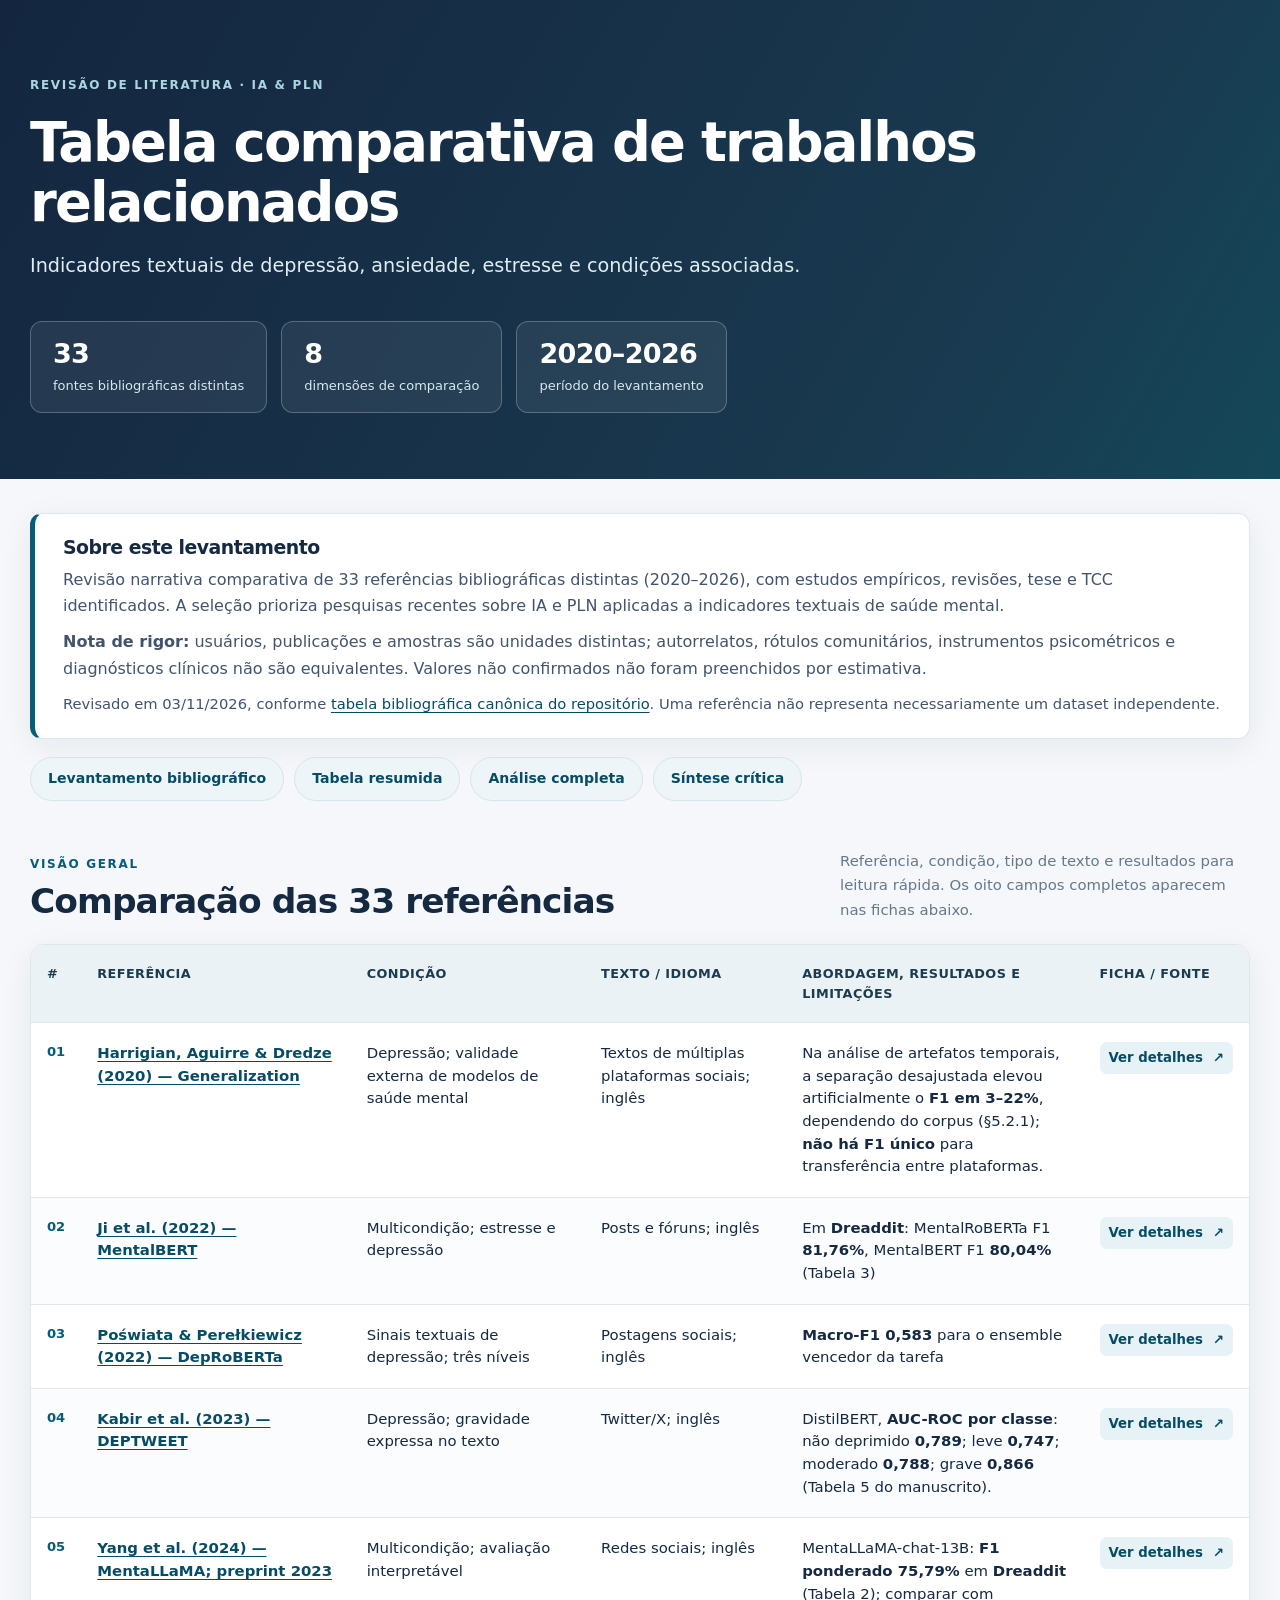
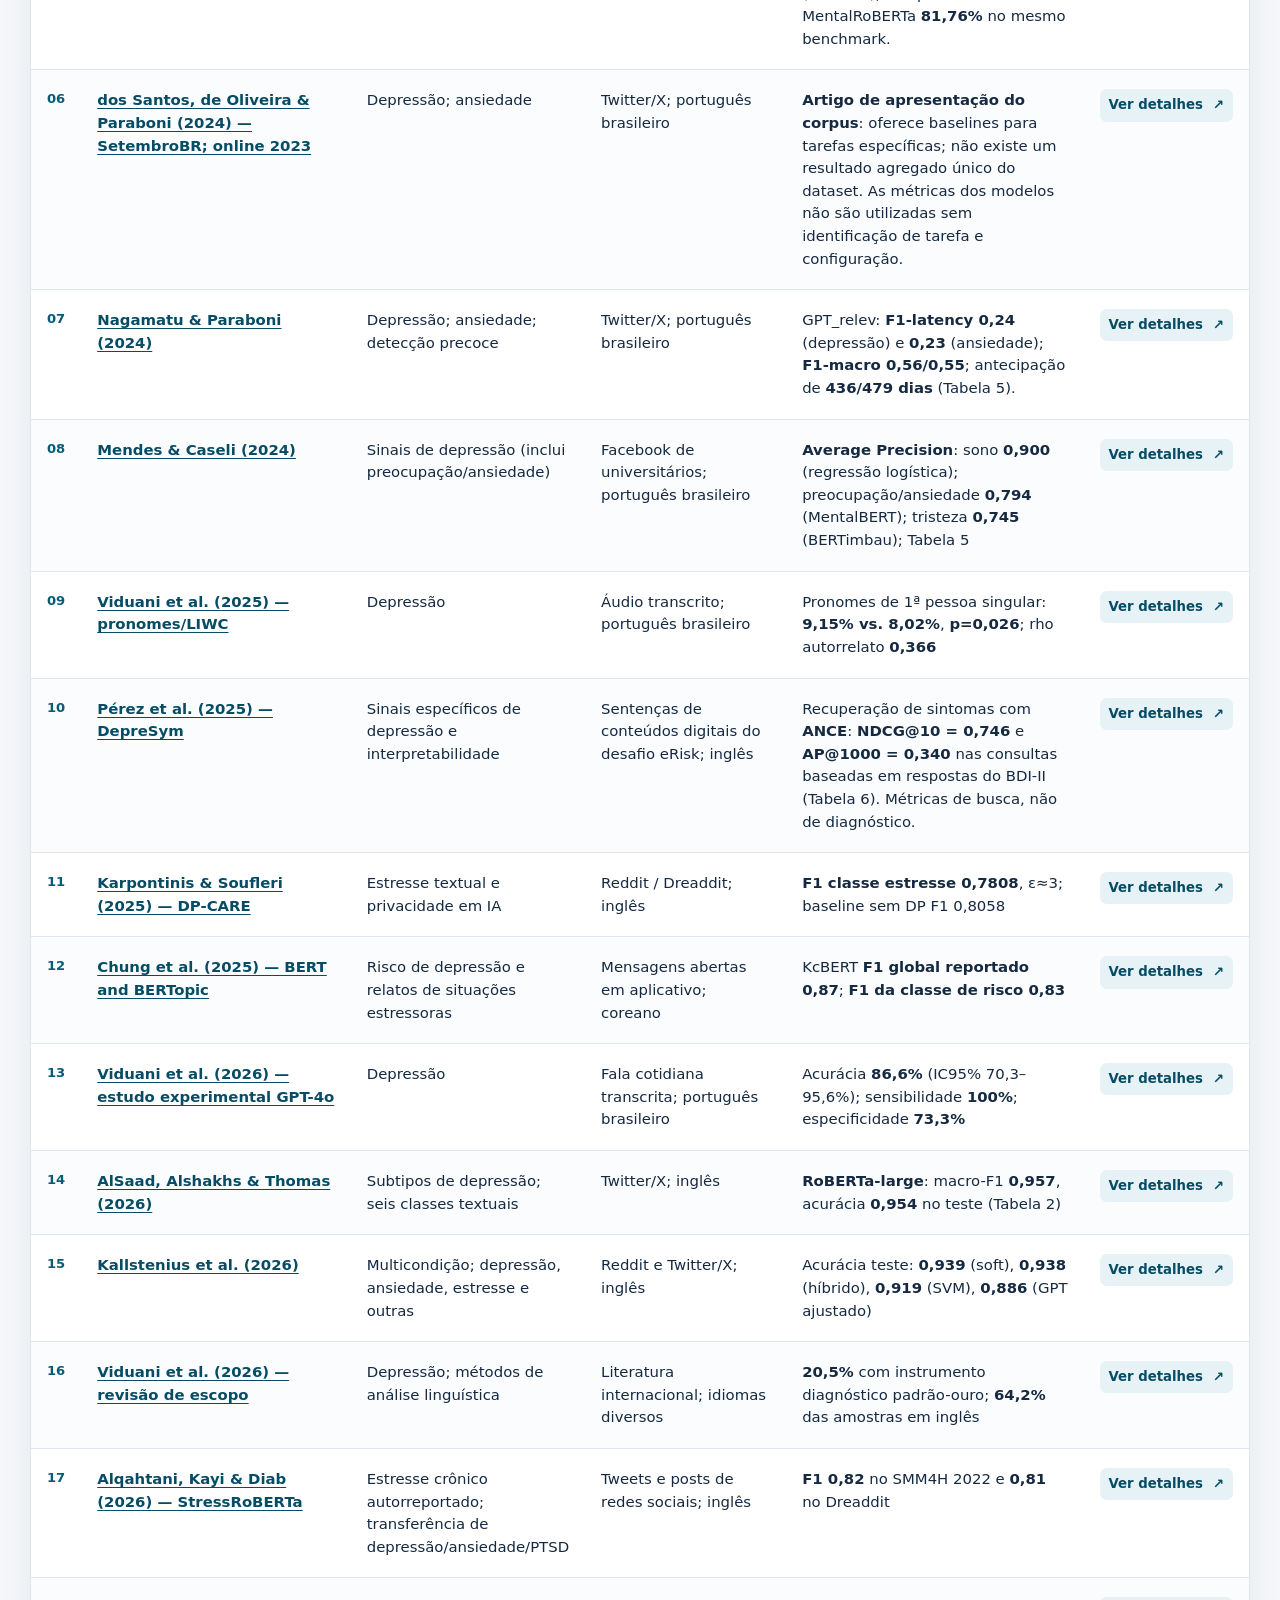
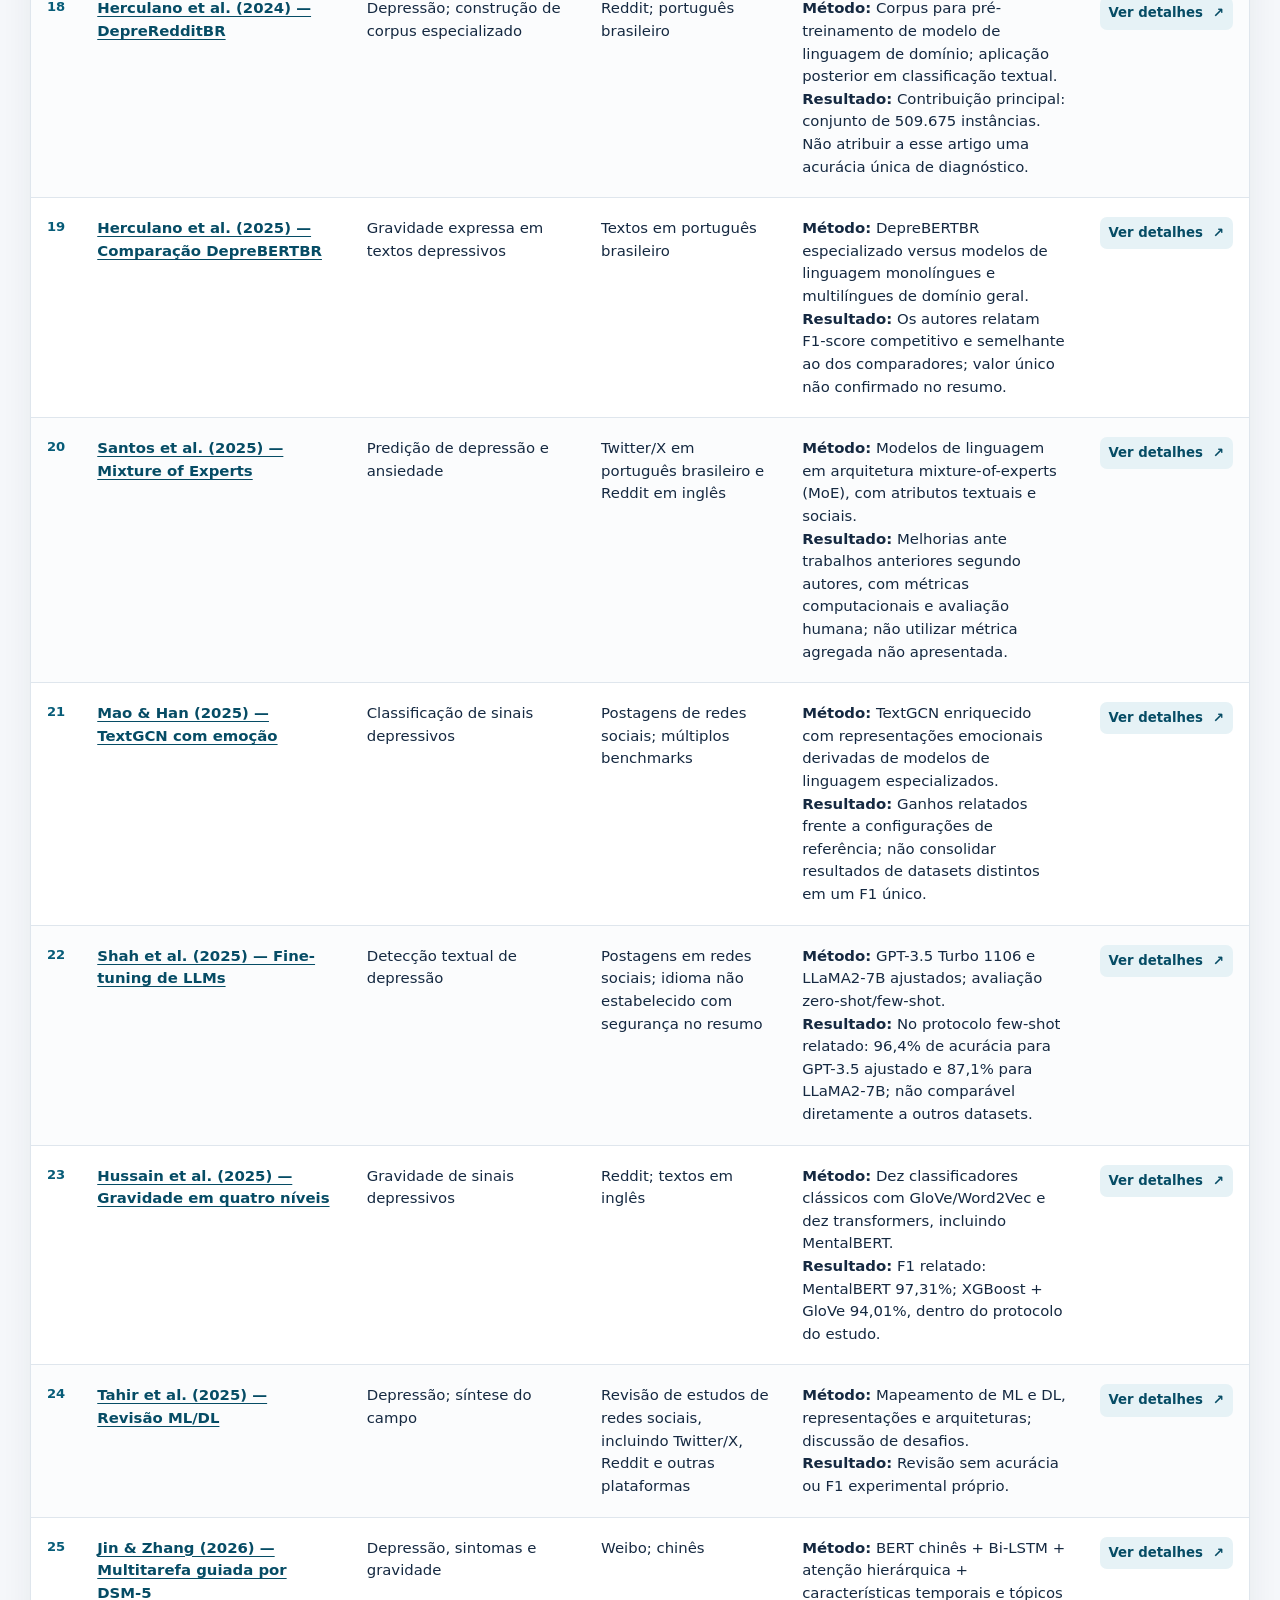
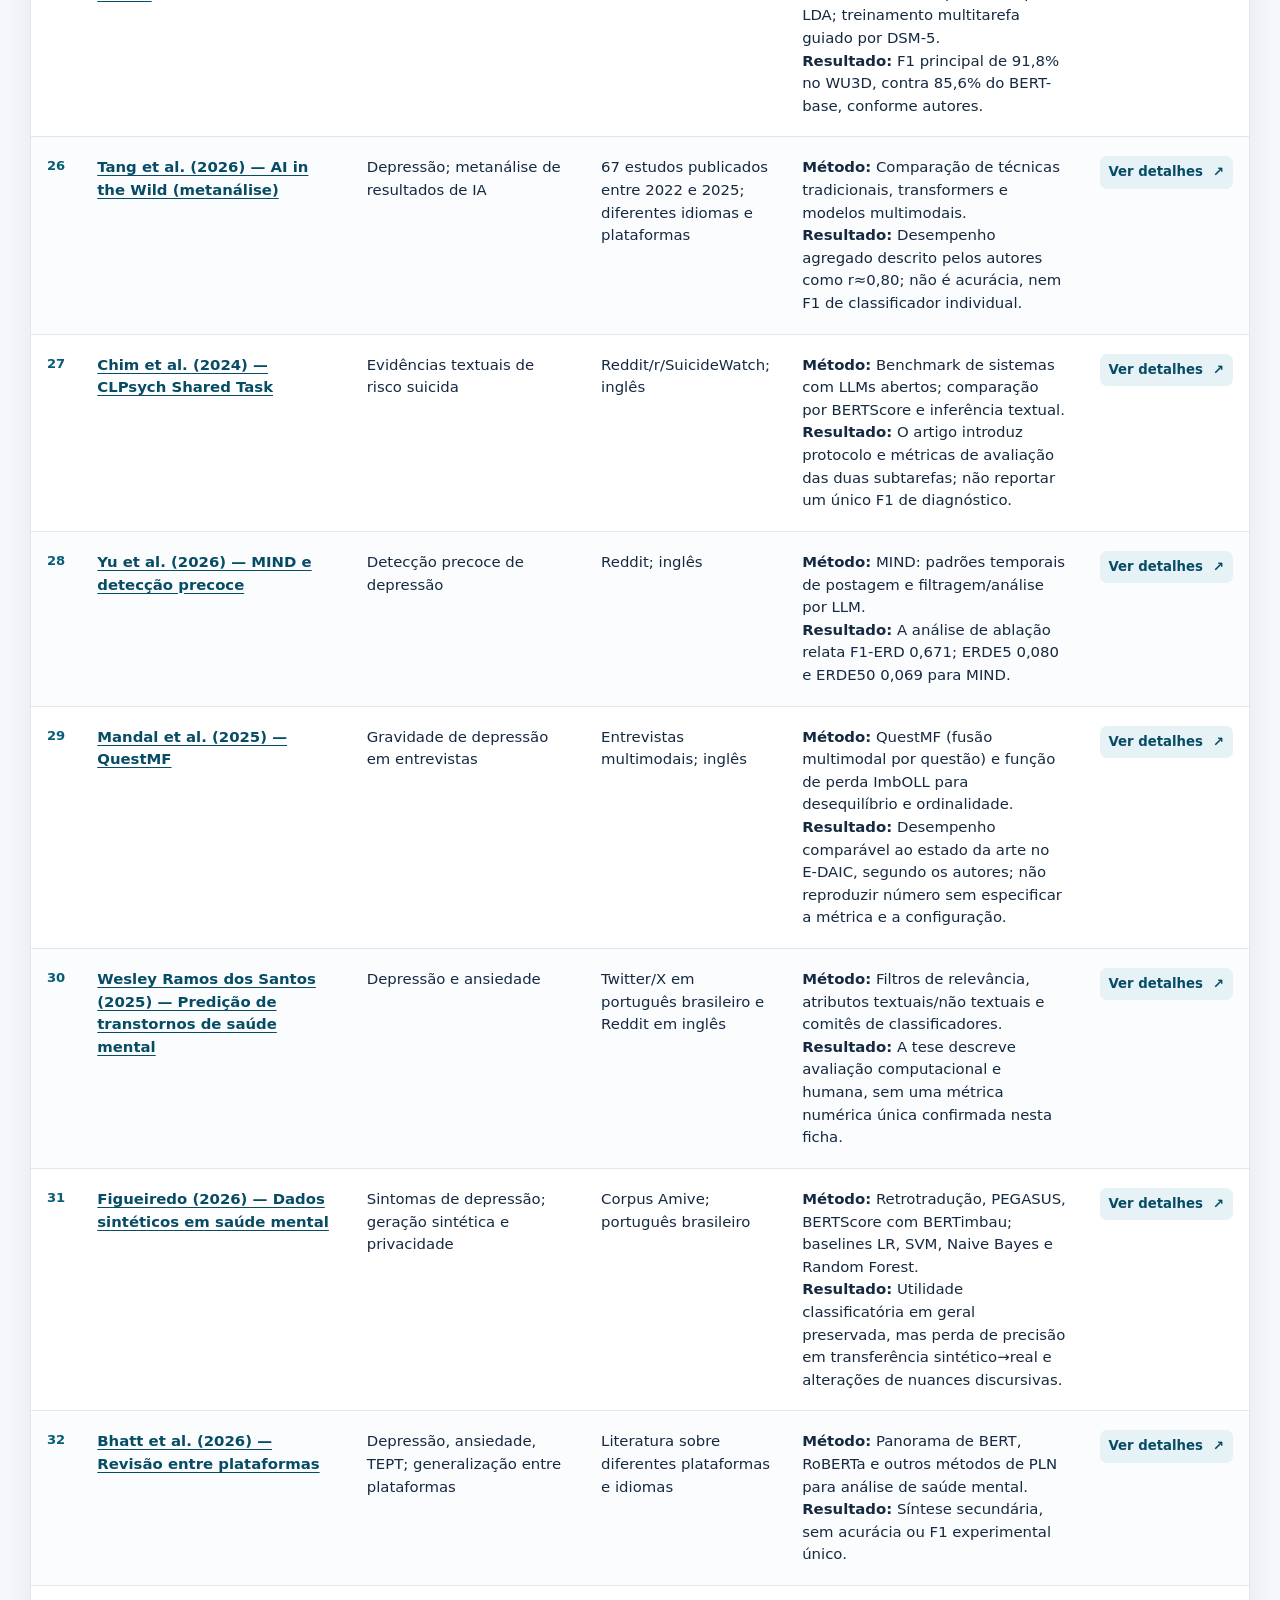
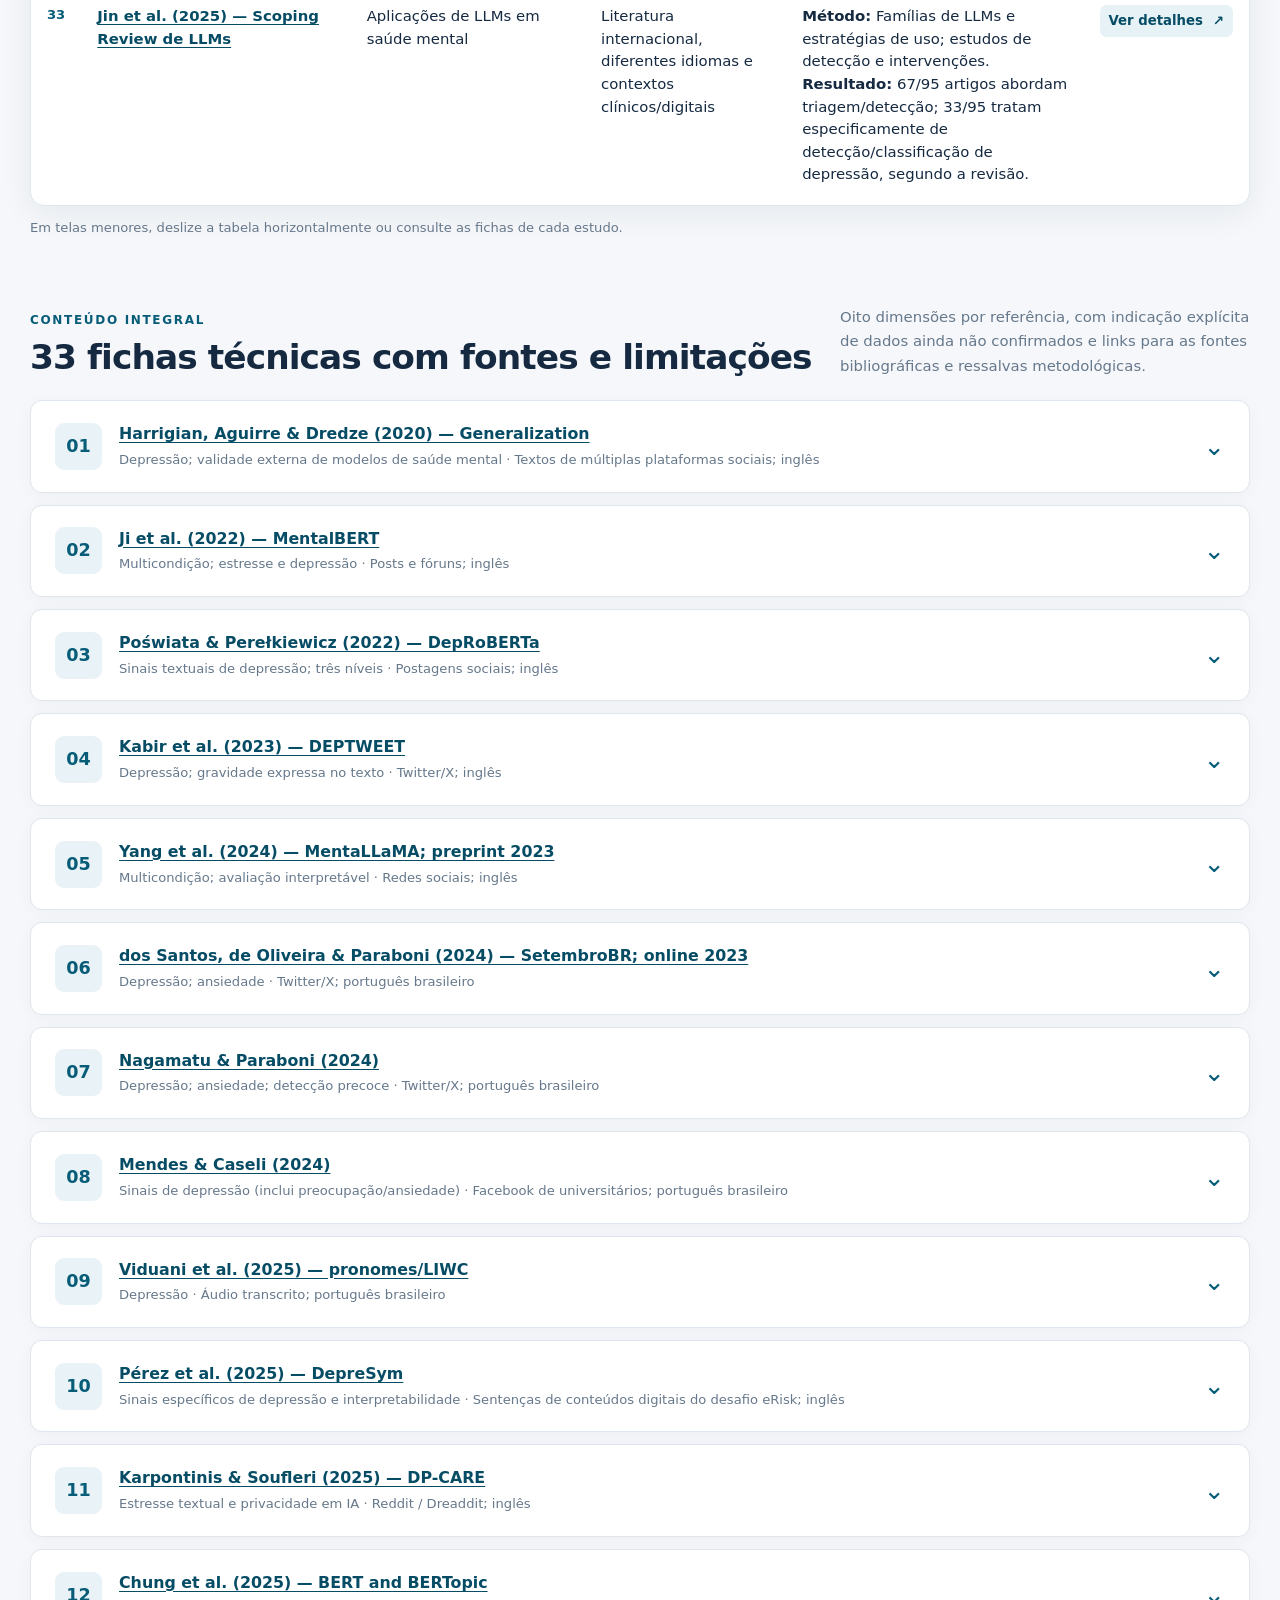
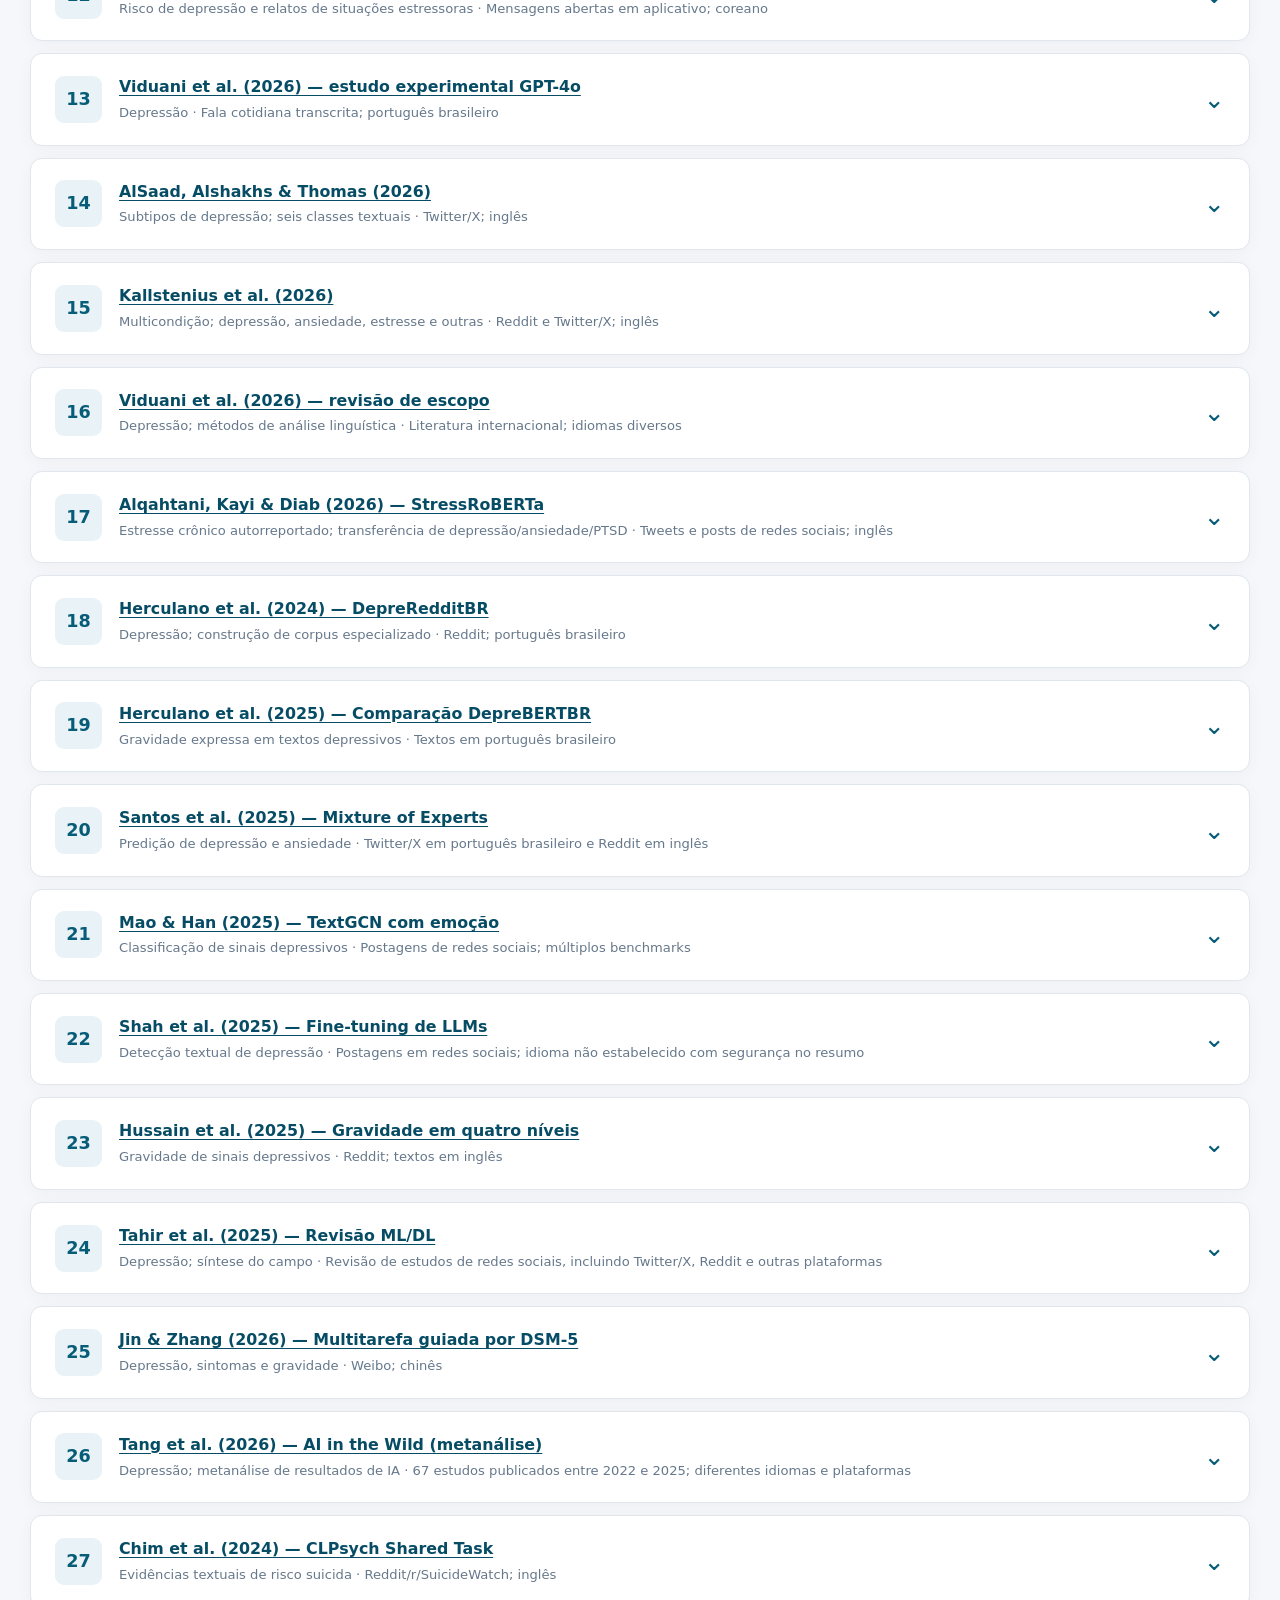
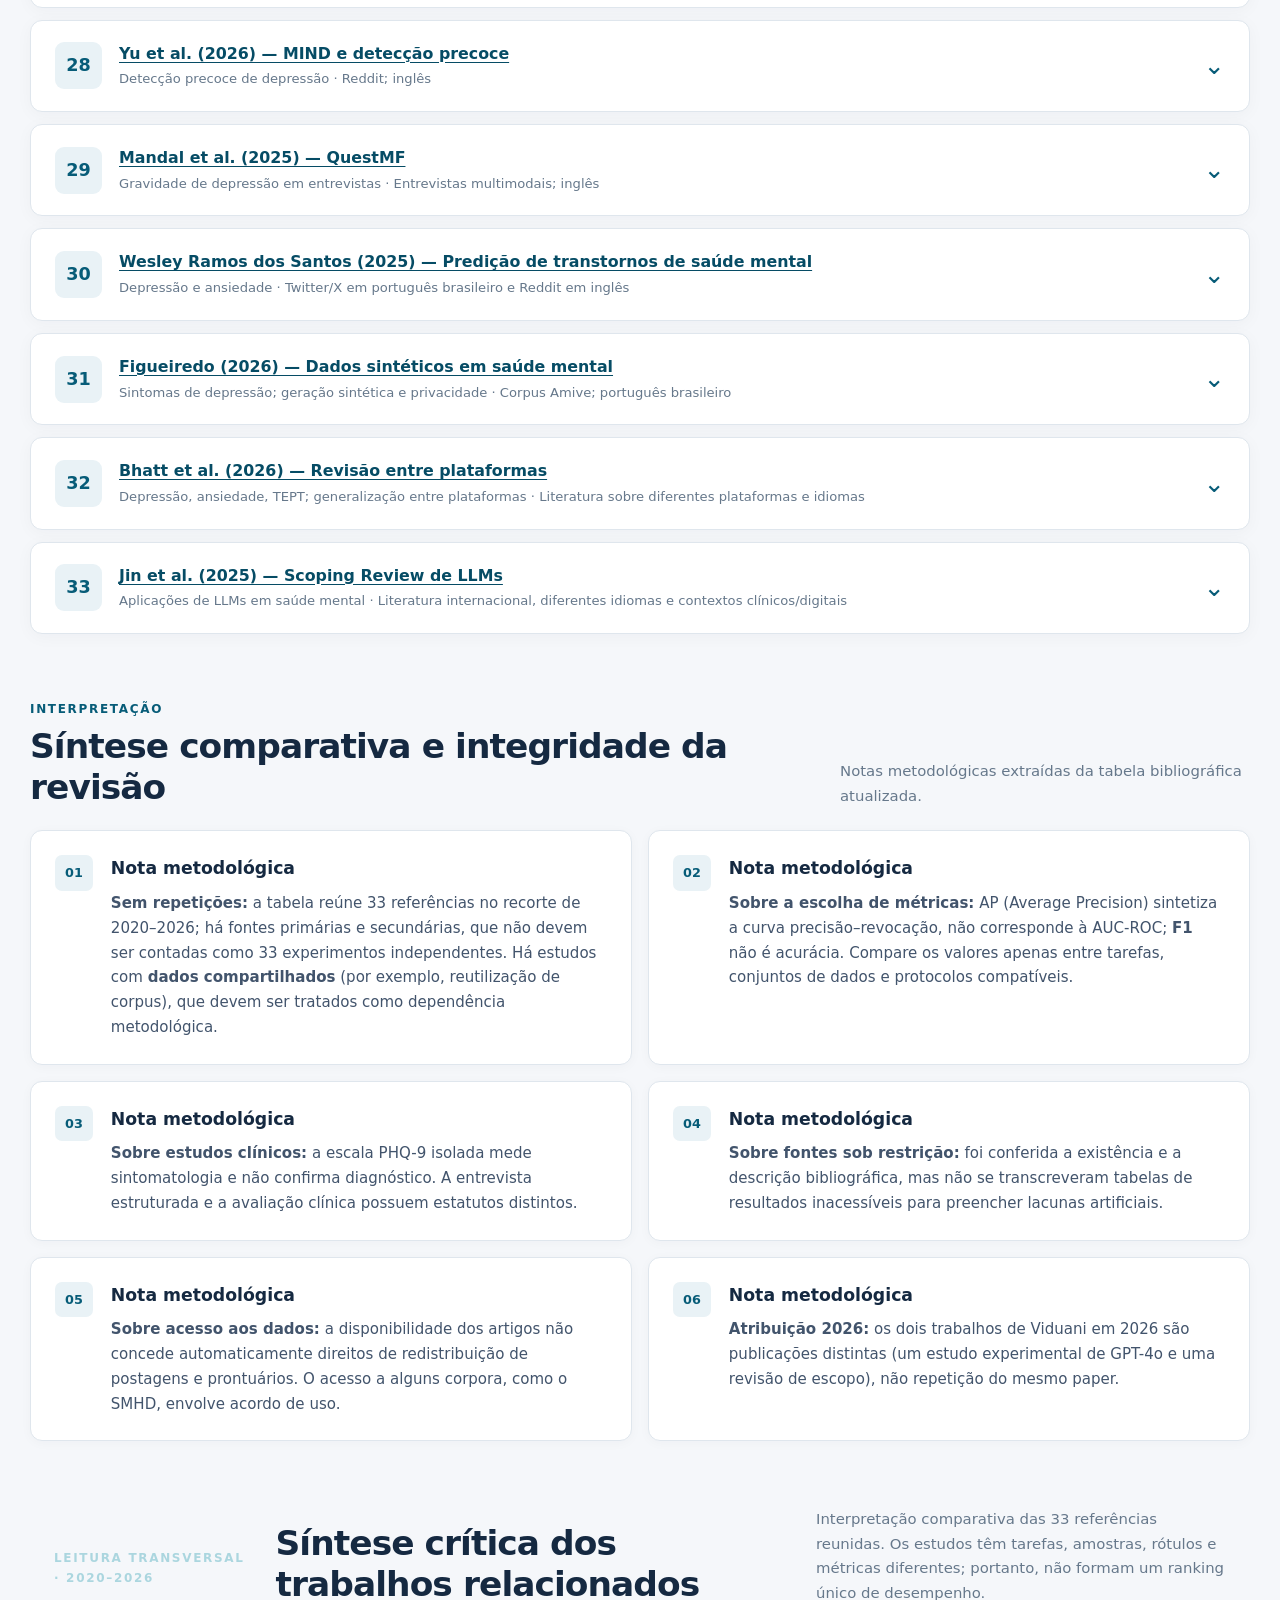
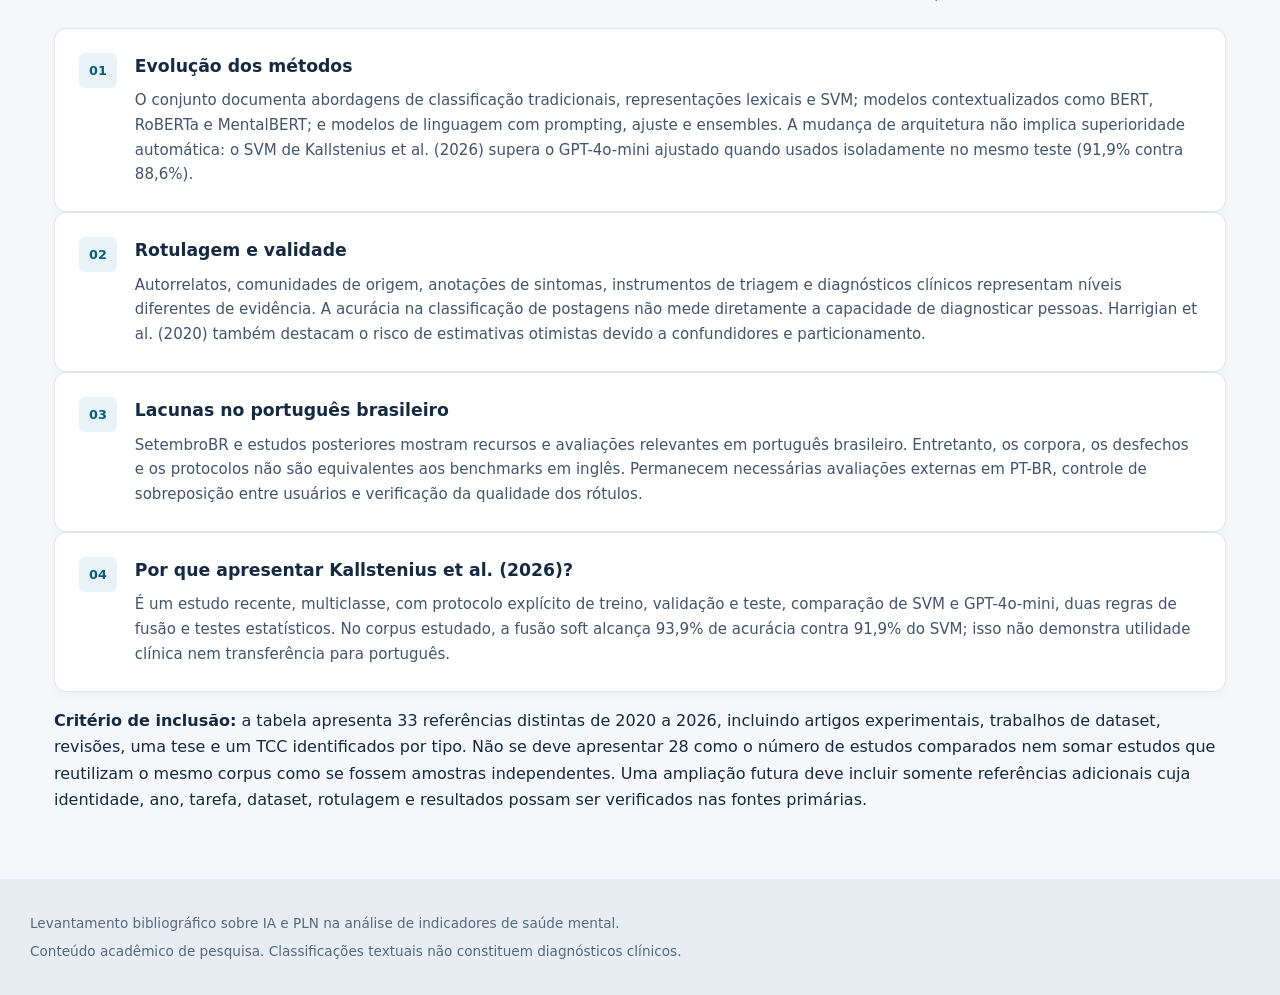
<file: tabelas/comparativo/index-legado.html>
<!doctype html>
<html lang="pt-BR">
<head>
  <meta charset="utf-8">
  <meta name="viewport" content="width=device-width, initial-scale=1">
  <meta name="description" content="Tabela comparativa ampliada de 33 referências sobre indicadores textuais de saúde mental com técnicas de inteligência artificial e PLN.">
  <meta name="theme-color" content="#14263f">
  <title>Tabela comparativa — Indicadores textuais de saúde mental</title>
  <link rel="canonical" href="https://fernandomarquesaluno-svg.github.io/depression_poject/tabelas/comparativo/">
  <link rel="stylesheet" href="../../styles.css">
</head>
<body>
<a class="skip-link" href="#estudos">Pular para a tabela</a>
<header class="hero">
  <div class="container">
    <p class="eyebrow">Revisão de literatura · IA &amp; PLN</p>
    <h1>Tabela comparativa de trabalhos relacionados</h1>
    <p class="lead">Indicadores textuais de depressão, ansiedade, estresse e condições associadas.</p>
    <div class="hero-stats" aria-label="Resumo do levantamento">
      <div><strong>33</strong><span>fontes bibliográficas distintas</span></div>
      <div><strong>8</strong><span>dimensões de comparação</span></div>
      <div><strong>2020–2026</strong><span>período do levantamento</span></div>
    </div>
  </div>
</header>
<main class="container">
  <div class="intro" role="note">
    <h2>Sobre este levantamento</h2>
    <p>Revisão narrativa comparativa de 33 referências bibliográficas distintas (2020–2026), com estudos empíricos, revisões, tese e TCC identificados. A seleção prioriza pesquisas recentes sobre IA e PLN aplicadas a indicadores textuais de saúde mental.</p>
    <p><strong>Nota de rigor:</strong> usuários, publicações e amostras são unidades distintas; autorrelatos, rótulos comunitários, instrumentos psicométricos e diagnósticos clínicos não são equivalentes. Valores não confirmados não foram preenchidos por estimativa.</p>
    <p class="context-note">Revisado em 03/11/2026, conforme <a href="https://github.com/fernandomarquesaluno-svg/depression_poject/blob/main/tabelas/tabela_comparativa_tecnica.md" target="_blank" rel="noopener noreferrer">tabela bibliográfica canônica do repositório</a>. Uma referência não representa necessariamente um dataset independente.</p>
  </div>
  <nav class="section-nav" aria-label="Navegação da página">
    <a href="../../levantamento-bibliografico/">Levantamento bibliográfico</a>
    <a href="#estudos">Tabela resumida</a>
    <a href="#fichas">Análise completa</a>
    <a href="#sintese">Síntese crítica</a>
  </nav>
  <section class="section" id="estudos" aria-labelledby="table-heading">
    <div class="section-heading"><div><p class="section-kicker">Visão geral</p><h2 id="table-heading">Comparação das 33 referências</h2></div><p>Referência, condição, tipo de texto e resultados para leitura rápida. Os oito campos completos aparecem nas fichas abaixo.</p></div>
    <div class="table-container" tabindex="0" role="region" aria-label="Tabela comparativa com 33 referências, rolável em telas menores">
      <table class="comparison-table">
        <caption>Comparação unificada de 33 trabalhos e referências científicas de IA e PLN aplicados a indicadores de saúde mental.</caption>
        <thead><tr>
          <th scope="col">#</th><th scope="col">Referência</th><th scope="col">Condição</th><th scope="col">Texto / idioma</th><th scope="col">Abordagem, resultados e limitações</th><th scope="col">Ficha / fonte</th>
        </tr></thead>
        <tbody>
          <tr><th scope="row" class="number">01</th><td class="reference"><strong><a href="https://aclanthology.org/2020.findings-emnlp.337/" target="_blank" rel="noopener noreferrer">Harrigian, Aguirre &amp; Dredze (2020) — Generalization</a></strong></td><td>Depressão; validade externa de modelos de saúde mental</td><td>Textos de múltiplas plataformas sociais; inglês</td><td>Na análise de artefatos temporais, a separação desajustada elevou artificialmente o <strong>F1 em 3–22%</strong>, dependendo do corpus (§5.2.1); <strong>não há F1 único</strong> para transferência entre plataformas.</td><td><a class="detail-link" href="#estudo-1">Ver detalhes<span class="visually-hidden"> do estudo 1</span> <span aria-hidden="true">↗</span></a></td></tr>
          <tr><th scope="row" class="number">02</th><td class="reference"><strong><a href="https://aclanthology.org/2022.lrec-1.778/" target="_blank" rel="noopener noreferrer">Ji et al. (2022) — MentalBERT</a></strong></td><td>Multicondição; estresse e depressão</td><td>Posts e fóruns; inglês</td><td>Em <strong>Dreaddit</strong>: MentalRoBERTa F1 <strong>81,76%</strong>, MentalBERT F1 <strong>80,04%</strong> (Tabela 3)</td><td><a class="detail-link" href="#estudo-2">Ver detalhes<span class="visually-hidden"> do estudo 2</span> <span aria-hidden="true">↗</span></a></td></tr>
          <tr><th scope="row" class="number">03</th><td class="reference"><strong><a href="https://aclanthology.org/2022.ltedi-1.40/" target="_blank" rel="noopener noreferrer">Poświata &amp; Perełkiewicz (2022) — DepRoBERTa</a></strong></td><td>Sinais textuais de depressão; três níveis</td><td>Postagens sociais; inglês</td><td><strong>Macro-F1 0,583</strong> para o ensemble vencedor da tarefa</td><td><a class="detail-link" href="#estudo-3">Ver detalhes<span class="visually-hidden"> do estudo 3</span> <span aria-hidden="true">↗</span></a></td></tr>
          <tr><th scope="row" class="number">04</th><td class="reference"><strong><a href="https://www.sciencedirect.com/science/article/pii/S0747563222003235" target="_blank" rel="noopener noreferrer">Kabir et al. (2023) — DEPTWEET</a></strong></td><td>Depressão; gravidade expressa no texto</td><td>Twitter/X; inglês</td><td>DistilBERT, <strong>AUC-ROC por classe</strong>: não deprimido <strong>0,789</strong>; leve <strong>0,747</strong>; moderado <strong>0,788</strong>; grave <strong>0,866</strong> (Tabela 5 do manuscrito).</td><td><a class="detail-link" href="#estudo-4">Ver detalhes<span class="visually-hidden"> do estudo 4</span> <span aria-hidden="true">↗</span></a></td></tr>
          <tr><th scope="row" class="number">05</th><td class="reference"><strong><a href="https://arxiv.org/abs/2309.13567" target="_blank" rel="noopener noreferrer">Yang et al. (2024) — MentaLLaMA; preprint 2023</a></strong></td><td>Multicondição; avaliação interpretável</td><td>Redes sociais; inglês</td><td>MentaLLaMA-chat-13B: <strong>F1 ponderado 75,79%</strong> em <strong>Dreaddit</strong> (Tabela 2); comparar com MentalRoBERTa <strong>81,76%</strong> no mesmo benchmark.</td><td><a class="detail-link" href="#estudo-5">Ver detalhes<span class="visually-hidden"> do estudo 5</span> <span aria-hidden="true">↗</span></a></td></tr>
          <tr><th scope="row" class="number">06</th><td class="reference"><strong><a href="https://link.springer.com/article/10.1007/s10579-022-09633-0" target="_blank" rel="noopener noreferrer">dos Santos, de Oliveira &amp; Paraboni (2024) — SetembroBR; online 2023</a></strong></td><td>Depressão; ansiedade</td><td>Twitter/X; português brasileiro</td><td><strong>Artigo de apresentação do corpus</strong>: oferece baselines para tarefas específicas; não existe um resultado agregado único do dataset. As métricas dos modelos não são utilizadas sem identificação de tarefa e configuração.</td><td><a class="detail-link" href="#estudo-6">Ver detalhes<span class="visually-hidden"> do estudo 6</span> <span aria-hidden="true">↗</span></a></td></tr>
          <tr><th scope="row" class="number">07</th><td class="reference"><strong><a href="https://www.linguamatica.com/index.php/linguamatica/pt/article/view/440" target="_blank" rel="noopener noreferrer">Nagamatu &amp; Paraboni (2024)</a></strong></td><td>Depressão; ansiedade; detecção precoce</td><td>Twitter/X; português brasileiro</td><td>GPT_relev: <strong>F1-latency 0,24</strong> (depressão) e <strong>0,23</strong> (ansiedade); <strong>F1-macro 0,56/0,55</strong>; antecipação de <strong>436/479 dias</strong> (Tabela 5).</td><td><a class="detail-link" href="#estudo-7">Ver detalhes<span class="visually-hidden"> do estudo 7</span> <span aria-hidden="true">↗</span></a></td></tr>
          <tr><th scope="row" class="number">08</th><td class="reference"><strong><a href="https://aclanthology.org/2024.lrec-main.754/" target="_blank" rel="noopener noreferrer">Mendes &amp; Caseli (2024)</a></strong></td><td>Sinais de depressão (inclui preocupação/ansiedade)</td><td>Facebook de universitários; português brasileiro</td><td><strong>Average Precision</strong>: sono <strong>0,900</strong> (regressão logística); preocupação/ansiedade <strong>0,794</strong> (MentalBERT); tristeza <strong>0,745</strong> (BERTimbau); Tabela 5</td><td><a class="detail-link" href="#estudo-8">Ver detalhes<span class="visually-hidden"> do estudo 8</span> <span aria-hidden="true">↗</span></a></td></tr>
          <tr><th scope="row" class="number">09</th><td class="reference"><strong><a href="https://doi.org/10.47626/1516-4446-2024-4058" target="_blank" rel="noopener noreferrer">Viduani et al. (2025) — pronomes/LIWC</a></strong></td><td>Depressão</td><td>Áudio transcrito; português brasileiro</td><td>Pronomes de 1ª pessoa singular: <strong>9,15% vs. 8,02%</strong>, <strong>p=0,026</strong>; rho autorrelato <strong>0,366</strong></td><td><a class="detail-link" href="#estudo-9">Ver detalhes<span class="visually-hidden"> do estudo 9</span> <span aria-hidden="true">↗</span></a></td></tr>
          <tr><th scope="row" class="number">10</th><td class="reference"><strong><a href="https://doi.org/10.1007/s10579-025-09831-6" target="_blank" rel="noopener noreferrer">Pérez et al. (2025) — DepreSym</a></strong></td><td>Sinais específicos de depressão e interpretabilidade</td><td>Sentenças de conteúdos digitais do desafio eRisk; inglês</td><td>Recuperação de sintomas com <strong>ANCE</strong>: <strong>NDCG@10 = 0,746</strong> e <strong>AP@1000 = 0,340</strong> nas consultas baseadas em respostas do BDI-II (Tabela 6). Métricas de busca, não de diagnóstico.</td><td><a class="detail-link" href="#estudo-10">Ver detalhes<span class="visually-hidden"> do estudo 10</span> <span aria-hidden="true">↗</span></a></td></tr>
          <tr><th scope="row" class="number">11</th><td class="reference"><strong><a href="https://doi.org/10.3389/fdgth.2025.1709671" target="_blank" rel="noopener noreferrer">Karpontinis &amp; Soufleri (2025) — DP-CARE</a></strong></td><td>Estresse textual e privacidade em IA</td><td>Reddit / Dreaddit; inglês</td><td><strong>F1 classe estresse 0,7808</strong>, ε≈3; baseline sem DP F1 0,8058</td><td><a class="detail-link" href="#estudo-11">Ver detalhes<span class="visually-hidden"> do estudo 11</span> <span aria-hidden="true">↗</span></a></td></tr>
          <tr><th scope="row" class="number">12</th><td class="reference"><strong><a href="https://doi.org/10.1186/s12889-025-23337-4" target="_blank" rel="noopener noreferrer">Chung et al. (2025) — BERT and BERTopic</a></strong></td><td>Risco de depressão e relatos de situações estressoras</td><td>Mensagens abertas em aplicativo; coreano</td><td>KcBERT <strong>F1 global reportado 0,87</strong>; <strong>F1 da classe de risco 0,83</strong></td><td><a class="detail-link" href="#estudo-12">Ver detalhes<span class="visually-hidden"> do estudo 12</span> <span aria-hidden="true">↗</span></a></td></tr>
          <tr><th scope="row" class="number">13</th><td class="reference"><strong><a href="https://pubmed.ncbi.nlm.nih.gov/42134742/" target="_blank" rel="noopener noreferrer">Viduani et al. (2026) — estudo experimental GPT-4o</a></strong></td><td>Depressão</td><td>Fala cotidiana transcrita; português brasileiro</td><td>Acurácia <strong>86,6%</strong> (IC95% 70,3–95,6%); sensibilidade <strong>100%</strong>; especificidade <strong>73,3%</strong></td><td><a class="detail-link" href="#estudo-13">Ver detalhes<span class="visually-hidden"> do estudo 13</span> <span aria-hidden="true">↗</span></a></td></tr>
          <tr><th scope="row" class="number">14</th><td class="reference"><strong><a href="https://www.frontiersin.org/journals/digital-health/articles/10.3389/fdgth.2026.1790533/full" target="_blank" rel="noopener noreferrer">AlSaad, Alshakhs &amp; Thomas (2026)</a></strong></td><td>Subtipos de depressão; seis classes textuais</td><td>Twitter/X; inglês</td><td><strong>RoBERTa-large</strong>: macro-F1 <strong>0,957</strong>, acurácia <strong>0,954</strong> no teste (Tabela 2)</td><td><a class="detail-link" href="#estudo-14">Ver detalhes<span class="visually-hidden"> do estudo 14</span> <span aria-hidden="true">↗</span></a></td></tr>
          <tr><th scope="row" class="number">15</th><td class="reference"><strong><a href="https://mental.jmir.org/2026/1/e98925/" target="_blank" rel="noopener noreferrer">Kallstenius et al. (2026)</a></strong></td><td>Multicondição; depressão, ansiedade, estresse e outras</td><td>Reddit e Twitter/X; inglês</td><td>Acurácia teste: <strong>0,939</strong> (soft), <strong>0,938</strong> (híbrido), <strong>0,919</strong> (SVM), <strong>0,886</strong> (GPT ajustado)</td><td><a class="detail-link" href="#estudo-15">Ver detalhes<span class="visually-hidden"> do estudo 15</span> <span aria-hidden="true">↗</span></a></td></tr>
          <tr><th scope="row" class="number">16</th><td class="reference"><strong><a href="https://pubmed.ncbi.nlm.nih.gov/41825397/" target="_blank" rel="noopener noreferrer">Viduani et al. (2026) — revisão de escopo</a></strong></td><td>Depressão; métodos de análise linguística</td><td>Literatura internacional; idiomas diversos</td><td><strong>20,5%</strong> com instrumento diagnóstico padrão-ouro; <strong>64,2%</strong> das amostras em inglês</td><td><a class="detail-link" href="#estudo-16">Ver detalhes<span class="visually-hidden"> do estudo 16</span> <span aria-hidden="true">↗</span></a></td></tr>
          <tr><th scope="row" class="number">17</th><td class="reference"><strong><a href="https://aclanthology.org/2026.healing-1.27/" target="_blank" rel="noopener noreferrer">Alqahtani, Kayi &amp; Diab (2026) — StressRoBERTa</a></strong></td><td>Estresse crônico autorreportado; transferência de depressão/ansiedade/PTSD</td><td>Tweets e posts de redes sociais; inglês</td><td><strong>F1 0,82</strong> no SMM4H 2022 e <strong>0,81</strong> no Dreaddit</td><td><a class="detail-link" href="#estudo-17">Ver detalhes<span class="visually-hidden"> do estudo 17</span> <span aria-hidden="true">↗</span></a></td></tr>
<tr><th scope="row" class="number">18</th><td class="reference"><strong><a href="https://doi.org/10.5753/dsw.2024.243994" target="_blank" rel="noopener noreferrer">Herculano et al. (2024) — DepreRedditBR</a></strong></td><td>Depressão; construção de corpus especializado</td><td>Reddit; português brasileiro</td><td><strong>Método:</strong> Corpus para pré-treinamento de modelo de linguagem de domínio; aplicação posterior em classificação textual.<br><strong>Resultado:</strong> Contribuição principal: conjunto de 509.675 instâncias. Não atribuir a esse artigo uma acurácia única de diagnóstico.</td><td><a class="detail-link" href="#estudo-18">Ver detalhes<span class="visually-hidden"> do estudo 18</span> <span aria-hidden="true">↗</span></a></td></tr>
<tr><th scope="row" class="number">19</th><td class="reference"><strong><a href="https://doi.org/10.5753/sbbd.2025.247283" target="_blank" rel="noopener noreferrer">Herculano et al. (2025) — Comparação DepreBERTBR</a></strong></td><td>Gravidade expressa em textos depressivos</td><td>Textos em português brasileiro</td><td><strong>Método:</strong> DepreBERTBR especializado versus modelos de linguagem monolíngues e multilíngues de domínio geral.<br><strong>Resultado:</strong> Os autores relatam F1-score competitivo e semelhante ao dos comparadores; valor único não confirmado no resumo.</td><td><a class="detail-link" href="#estudo-19">Ver detalhes<span class="visually-hidden"> do estudo 19</span> <span aria-hidden="true">↗</span></a></td></tr>
<tr><th scope="row" class="number">20</th><td class="reference"><strong><a href="https://doi.org/10.1109/ACCESS.2025.3583259" target="_blank" rel="noopener noreferrer">Santos et al. (2025) — Mixture of Experts</a></strong></td><td>Predição de depressão e ansiedade</td><td>Twitter/X em português brasileiro e Reddit em inglês</td><td><strong>Método:</strong> Modelos de linguagem em arquitetura mixture-of-experts (MoE), com atributos textuais e sociais.<br><strong>Resultado:</strong> Melhorias ante trabalhos anteriores segundo autores, com métricas computacionais e avaliação humana; não utilizar métrica agregada não apresentada.</td><td><a class="detail-link" href="#estudo-20">Ver detalhes<span class="visually-hidden"> do estudo 20</span> <span aria-hidden="true">↗</span></a></td></tr>
<tr><th scope="row" class="number">21</th><td class="reference"><strong><a href="https://doi.org/10.3389/fpsyg.2025.1612769" target="_blank" rel="noopener noreferrer">Mao &amp; Han (2025) — TextGCN com emoção</a></strong></td><td>Classificação de sinais depressivos</td><td>Postagens de redes sociais; múltiplos benchmarks</td><td><strong>Método:</strong> TextGCN enriquecido com representações emocionais derivadas de modelos de linguagem especializados.<br><strong>Resultado:</strong> Ganhos relatados frente a configurações de referência; não consolidar resultados de datasets distintos em um F1 único.</td><td><a class="detail-link" href="#estudo-21">Ver detalhes<span class="visually-hidden"> do estudo 21</span> <span aria-hidden="true">↗</span></a></td></tr>
<tr><th scope="row" class="number">22</th><td class="reference"><strong><a href="https://doi.org/10.1016/j.osnem.2025.100311" target="_blank" rel="noopener noreferrer">Shah et al. (2025) — Fine-tuning de LLMs</a></strong></td><td>Detecção textual de depressão</td><td>Postagens em redes sociais; idioma não estabelecido com segurança no resumo</td><td><strong>Método:</strong> GPT-3.5 Turbo 1106 e LLaMA2-7B ajustados; avaliação zero-shot/few-shot.<br><strong>Resultado:</strong> No protocolo few-shot relatado: 96,4% de acurácia para GPT-3.5 ajustado e 87,1% para LLaMA2-7B; não comparável diretamente a outros datasets.</td><td><a class="detail-link" href="#estudo-22">Ver detalhes<span class="visually-hidden"> do estudo 22</span> <span aria-hidden="true">↗</span></a></td></tr>
<tr><th scope="row" class="number">23</th><td class="reference"><strong><a href="https://doi.org/10.3390/ai6070157" target="_blank" rel="noopener noreferrer">Hussain et al. (2025) — Gravidade em quatro níveis</a></strong></td><td>Gravidade de sinais depressivos</td><td>Reddit; textos em inglês</td><td><strong>Método:</strong> Dez classificadores clássicos com GloVe/Word2Vec e dez transformers, incluindo MentalBERT.<br><strong>Resultado:</strong> F1 relatado: MentalBERT 97,31%; XGBoost + GloVe 94,01%, dentro do protocolo do estudo.</td><td><a class="detail-link" href="#estudo-23">Ver detalhes<span class="visually-hidden"> do estudo 23</span> <span aria-hidden="true">↗</span></a></td></tr>
<tr><th scope="row" class="number">24</th><td class="reference"><strong><a href="https://doi.org/10.1109/ACCESS.2025.3530862" target="_blank" rel="noopener noreferrer">Tahir et al. (2025) — Revisão ML/DL</a></strong></td><td>Depressão; síntese do campo</td><td>Revisão de estudos de redes sociais, incluindo Twitter/X, Reddit e outras plataformas</td><td><strong>Método:</strong> Mapeamento de ML e DL, representações e arquiteturas; discussão de desafios.<br><strong>Resultado:</strong> Revisão sem acurácia ou F1 experimental próprio.</td><td><a class="detail-link" href="#estudo-24">Ver detalhes<span class="visually-hidden"> do estudo 24</span> <span aria-hidden="true">↗</span></a></td></tr>
<tr><th scope="row" class="number">25</th><td class="reference"><strong><a href="https://doi.org/10.3390/electronics15030598" target="_blank" rel="noopener noreferrer">Jin &amp; Zhang (2026) — Multitarefa guiada por DSM-5</a></strong></td><td>Depressão, sintomas e gravidade</td><td>Weibo; chinês</td><td><strong>Método:</strong> BERT chinês + Bi-LSTM + atenção hierárquica + características temporais e tópicos LDA; treinamento multitarefa guiado por DSM-5.<br><strong>Resultado:</strong> F1 principal de 91,8% no WU3D, contra 85,6% do BERT-base, conforme autores.</td><td><a class="detail-link" href="#estudo-25">Ver detalhes<span class="visually-hidden"> do estudo 25</span> <span aria-hidden="true">↗</span></a></td></tr>
<tr><th scope="row" class="number">26</th><td class="reference"><strong><a href="https://doi.org/10.1609/aaai.v40i46.41283" target="_blank" rel="noopener noreferrer">Tang et al. (2026) — AI in the Wild (metanálise)</a></strong></td><td>Depressão; metanálise de resultados de IA</td><td>67 estudos publicados entre 2022 e 2025; diferentes idiomas e plataformas</td><td><strong>Método:</strong> Comparação de técnicas tradicionais, transformers e modelos multimodais.<br><strong>Resultado:</strong> Desempenho agregado descrito pelos autores como r≈0,80; não é acurácia, nem F1 de classificador individual.</td><td><a class="detail-link" href="#estudo-26">Ver detalhes<span class="visually-hidden"> do estudo 26</span> <span aria-hidden="true">↗</span></a></td></tr>
<tr><th scope="row" class="number">27</th><td class="reference"><strong><a href="https://aclanthology.org/2024.clpsych-1.15/" target="_blank" rel="noopener noreferrer">Chim et al. (2024) — CLPsych Shared Task</a></strong></td><td>Evidências textuais de risco suicida</td><td>Reddit/r/SuicideWatch; inglês</td><td><strong>Método:</strong> Benchmark de sistemas com LLMs abertos; comparação por BERTScore e inferência textual.<br><strong>Resultado:</strong> O artigo introduz protocolo e métricas de avaliação das duas subtarefas; não reportar um único F1 de diagnóstico.</td><td><a class="detail-link" href="#estudo-27">Ver detalhes<span class="visually-hidden"> do estudo 27</span> <span aria-hidden="true">↗</span></a></td></tr>
<tr><th scope="row" class="number">28</th><td class="reference"><strong><a href="https://doi.org/10.2196/87138" target="_blank" rel="noopener noreferrer">Yu et al. (2026) — MIND e detecção precoce</a></strong></td><td>Detecção precoce de depressão</td><td>Reddit; inglês</td><td><strong>Método:</strong> MIND: padrões temporais de postagem e filtragem/análise por LLM.<br><strong>Resultado:</strong> A análise de ablação relata F1-ERD 0,671; ERDE5 0,080 e ERDE50 0,069 para MIND.</td><td><a class="detail-link" href="#estudo-28">Ver detalhes<span class="visually-hidden"> do estudo 28</span> <span aria-hidden="true">↗</span></a></td></tr>
<tr><th scope="row" class="number">29</th><td class="reference"><strong><a href="https://aclanthology.org/2025.clpsych-1.4/" target="_blank" rel="noopener noreferrer">Mandal et al. (2025) — QuestMF</a></strong></td><td>Gravidade de depressão em entrevistas</td><td>Entrevistas multimodais; inglês</td><td><strong>Método:</strong> QuestMF (fusão multimodal por questão) e função de perda ImbOLL para desequilíbrio e ordinalidade.<br><strong>Resultado:</strong> Desempenho comparável ao estado da arte no E-DAIC, segundo os autores; não reproduzir número sem especificar a métrica e a configuração.</td><td><a class="detail-link" href="#estudo-29">Ver detalhes<span class="visually-hidden"> do estudo 29</span> <span aria-hidden="true">↗</span></a></td></tr>
<tr><th scope="row" class="number">30</th><td class="reference"><strong><a href="https://doi.org/10.11606/T.100.2025.tde-12062025-101544" target="_blank" rel="noopener noreferrer">Wesley Ramos dos Santos (2025) — Predição de transtornos de saúde mental</a></strong></td><td>Depressão e ansiedade</td><td>Twitter/X em português brasileiro e Reddit em inglês</td><td><strong>Método:</strong> Filtros de relevância, atributos textuais/não textuais e comitês de classificadores.<br><strong>Resultado:</strong> A tese descreve avaliação computacional e humana, sem uma métrica numérica única confirmada nesta ficha.</td><td><a class="detail-link" href="#estudo-30">Ver detalhes<span class="visually-hidden"> do estudo 30</span> <span aria-hidden="true">↗</span></a></td></tr>
<tr><th scope="row" class="number">31</th><td class="reference"><strong><a href="https://repositorio.ufscar.br/items/e2916bfc-974c-4b67-b96e-f0d67065827c" target="_blank" rel="noopener noreferrer">Figueiredo (2026) — Dados sintéticos em saúde mental</a></strong></td><td>Sintomas de depressão; geração sintética e privacidade</td><td>Corpus Amive; português brasileiro</td><td><strong>Método:</strong> Retrotradução, PEGASUS, BERTScore com BERTimbau; baselines LR, SVM, Naive Bayes e Random Forest.<br><strong>Resultado:</strong> Utilidade classificatória em geral preservada, mas perda de precisão em transferência sintético→real e alterações de nuances discursivas.</td><td><a class="detail-link" href="#estudo-31">Ver detalhes<span class="visually-hidden"> do estudo 31</span> <span aria-hidden="true">↗</span></a></td></tr>
<tr><th scope="row" class="number">32</th><td class="reference"><strong><a href="https://doi.org/10.1007/s44192-026-00368-w" target="_blank" rel="noopener noreferrer">Bhatt et al. (2026) — Revisão entre plataformas</a></strong></td><td>Depressão, ansiedade, TEPT; generalização entre plataformas</td><td>Literatura sobre diferentes plataformas e idiomas</td><td><strong>Método:</strong> Panorama de BERT, RoBERTa e outros métodos de PLN para análise de saúde mental.<br><strong>Resultado:</strong> Síntese secundária, sem acurácia ou F1 experimental único.</td><td><a class="detail-link" href="#estudo-32">Ver detalhes<span class="visually-hidden"> do estudo 32</span> <span aria-hidden="true">↗</span></a></td></tr>
<tr><th scope="row" class="number">33</th><td class="reference"><strong><a href="https://doi.org/10.2196/69284" target="_blank" rel="noopener noreferrer">Jin et al. (2025) — Scoping Review de LLMs</a></strong></td><td>Aplicações de LLMs em saúde mental</td><td>Literatura internacional, diferentes idiomas e contextos clínicos/digitais</td><td><strong>Método:</strong> Famílias de LLMs e estratégias de uso; estudos de detecção e intervenções.<br><strong>Resultado:</strong> 67/95 artigos abordam triagem/detecção; 33/95 tratam especificamente de detecção/classificação de depressão, segundo a revisão.</td><td><a class="detail-link" href="#estudo-33">Ver detalhes<span class="visually-hidden"> do estudo 33</span> <span aria-hidden="true">↗</span></a></td></tr></tbody>
      </table>
    </div>
    <p class="table-help">Em telas menores, deslize a tabela horizontalmente ou consulte as fichas de cada estudo.</p>
  </section>
  <section class="section" id="fichas" aria-labelledby="details-heading">
    <div class="section-heading"><div><p class="section-kicker">Conteúdo integral</p><h2 id="details-heading">33 fichas técnicas com fontes e limitações</h2></div><p>Oito dimensões por referência, com indicação explícita de dados ainda não confirmados e links para as fontes bibliográficas e ressalvas metodológicas.</p></div>
    <div class="study-list">
      <details class="study-card" id="estudo-1"><summary><span class="study-index">01</span><span class="study-summary"><strong><a href="https://aclanthology.org/2020.findings-emnlp.337/" target="_blank" rel="noopener noreferrer">Harrigian, Aguirre &amp; Dredze (2020) — Generalization</a></strong><small>Depressão; validade externa de modelos de saúde mental · Textos de múltiplas plataformas sociais; inglês</small></span><span class="chevron" aria-hidden="true">⌄</span></summary><div class="study-content"><dl class="study-grid"><div class="study-field"><dt>Referência e Ano</dt><dd><a href="https://aclanthology.org/2020.findings-emnlp.337/" target="_blank" rel="noopener noreferrer">Harrigian, Aguirre &amp; Dredze (2020) — Generalization</a></dd></div>
<div class="study-field"><dt>Problema ou Condição Investigada</dt><dd>Depressão; validade externa de modelos de saúde mental</dd></div>
<div class="study-field"><dt>Tipo de Texto e Idioma</dt><dd>Textos de múltiplas plataformas sociais; inglês</dd></div>
<div class="study-field"><dt>Dataset, Origem e Volumetria</dt><dd>Conjuntos sociais com rotulagem proxy; tamanhos específicos não consolidado nesta revisão</dd></div>
<div class="study-field"><dt>Estratégia de Rotulagem</dt><dd>Supervisão distante por autorrelato ou proxy de plataforma</dd></div>
<div class="study-field"><dt>Métodos de IA e Técnicas de PLN</dt><dd>Classificadores de depressão; testes de transferência entre plataformas</dd></div>
<div class="study-field"><dt>Métricas e Resultados Quantitativos</dt><dd>Na análise de artefatos temporais, a separação desajustada elevou artificialmente o <strong>F1 em 3–22%</strong>, dependendo do corpus (§5.2.1); <strong>não há F1 único</strong> para transferência entre plataformas.</dd></div>
<div class="study-field"><dt>Limitações Relevantes e Relação com o Projeto</dt><dd>Demonstra confundidores e sobre-estimação por dados proxy; fundamenta validação externa</dd></div></dl><p class="card-foot"><a href="#estudos">↑ Voltar à tabela</a></p></div></details>
      <details class="study-card" id="estudo-2"><summary><span class="study-index">02</span><span class="study-summary"><strong><a href="https://aclanthology.org/2022.lrec-1.778/" target="_blank" rel="noopener noreferrer">Ji et al. (2022) — MentalBERT</a></strong><small>Multicondição; estresse e depressão · Posts e fóruns; inglês</small></span><span class="chevron" aria-hidden="true">⌄</span></summary><div class="study-content"><dl class="study-grid"><div class="study-field"><dt>Referência e Ano</dt><dd><a href="https://aclanthology.org/2022.lrec-1.778/" target="_blank" rel="noopener noreferrer">Ji et al. (2022) — MentalBERT</a></dd></div>
<div class="study-field"><dt>Problema ou Condição Investigada</dt><dd>Multicondição; estresse e depressão</dd></div>
<div class="study-field"><dt>Tipo de Texto e Idioma</dt><dd>Posts e fóruns; inglês</dd></div>
<div class="study-field"><dt>Dataset, Origem e Volumetria</dt><dd>Pré-treino em textos de saúde mental; diversos benchmarks, inclusive Dreaddit</dd></div>
<div class="study-field"><dt>Estratégia de Rotulagem</dt><dd>Rótulos herdados de cada conjunto de avaliação</dd></div>
<div class="study-field"><dt>Métodos de IA e Técnicas de PLN</dt><dd>Pré-treino de domínio: MentalBERT e MentalRoBERTa</dd></div>
<div class="study-field"><dt>Métricas e Resultados Quantitativos</dt><dd>Em <strong>Dreaddit</strong>: MentalRoBERTa F1 <strong>81,76%</strong>, MentalBERT F1 <strong>80,04%</strong> (Tabela 3)</dd></div>
<div class="study-field"><dt>Limitações Relevantes e Relação com o Projeto</dt><dd>Resultado específico de benchmark; transferência ao PT-BR não avaliada</dd></div></dl><p class="card-foot"><a href="#estudos">↑ Voltar à tabela</a></p></div></details>
      <details class="study-card" id="estudo-3"><summary><span class="study-index">03</span><span class="study-summary"><strong><a href="https://aclanthology.org/2022.ltedi-1.40/" target="_blank" rel="noopener noreferrer">Poświata &amp; Perełkiewicz (2022) — DepRoBERTa</a></strong><small>Sinais textuais de depressão; três níveis · Postagens sociais; inglês</small></span><span class="chevron" aria-hidden="true">⌄</span></summary><div class="study-content"><dl class="study-grid"><div class="study-field"><dt>Referência e Ano</dt><dd><a href="https://aclanthology.org/2022.ltedi-1.40/" target="_blank" rel="noopener noreferrer">Poświata &amp; Perełkiewicz (2022) — DepRoBERTa</a></dd></div>
<div class="study-field"><dt>Problema ou Condição Investigada</dt><dd>Sinais textuais de depressão; três níveis</dd></div>
<div class="study-field"><dt>Tipo de Texto e Idioma</dt><dd>Postagens sociais; inglês</dd></div>
<div class="study-field"><dt>Dataset, Origem e Volumetria</dt><dd>Benchmark DepSign-LT-EDI@ACL2022; volume total não consolidado nesta revisão nesta síntese</dd></div>
<div class="study-field"><dt>Estratégia de Rotulagem</dt><dd>Classes não depressivo, moderado e grave do desafio; rótulo do texto, não diagnóstico clínico</dd></div>
<div class="study-field"><dt>Métodos de IA e Técnicas de PLN</dt><dd>Fine-tuning BERT/RoBERTa/XLNet, adaptação DepRoBERTa, ensemble</dd></div>
<div class="study-field"><dt>Métricas e Resultados Quantitativos</dt><dd><strong>Macro-F1 0,583</strong> para o ensemble vencedor da tarefa</dd></div>
<div class="study-field"><dt>Limitações Relevantes e Relação com o Projeto</dt><dd>Fornece baseline de transformers e modelo especializado; não comparar com classificação clínica individual</dd></div></dl><p class="card-foot"><a href="#estudos">↑ Voltar à tabela</a></p></div></details>
      <details class="study-card" id="estudo-4"><summary><span class="study-index">04</span><span class="study-summary"><strong><a href="https://www.sciencedirect.com/science/article/pii/S0747563222003235" target="_blank" rel="noopener noreferrer">Kabir et al. (2023) — DEPTWEET</a></strong><small>Depressão; gravidade expressa no texto · Twitter/X; inglês</small></span><span class="chevron" aria-hidden="true">⌄</span></summary><div class="study-content"><dl class="study-grid"><div class="study-field"><dt>Referência e Ano</dt><dd><a href="https://www.sciencedirect.com/science/article/pii/S0747563222003235" target="_blank" rel="noopener noreferrer">Kabir et al. (2023) — DEPTWEET</a></dd></div>
<div class="study-field"><dt>Problema ou Condição Investigada</dt><dd>Depressão; gravidade expressa no texto</dd></div>
<div class="study-field"><dt>Tipo de Texto e Idioma</dt><dd>Twitter/X; inglês</dd></div>
<div class="study-field"><dt>Dataset, Origem e Volumetria</dt><dd><strong>40.191 tweets</strong>, quatro categorias</dd></div>
<div class="study-field"><dt>Estratégia de Rotulagem</dt><dd>Anotação supervisionada por especialistas; tipologia inspirada em PHQ-9/DSM-5</dd></div>
<div class="study-field"><dt>Métodos de IA e Técnicas de PLN</dt><dd>BERT, DistilBERT e baselines de classificação</dd></div>
<div class="study-field"><dt>Métricas e Resultados Quantitativos</dt><dd>DistilBERT, <strong>AUC-ROC por classe</strong>: não deprimido <strong>0,789</strong>; leve <strong>0,747</strong>; moderado <strong>0,788</strong>; grave <strong>0,866</strong> (Tabela 5 do manuscrito).</dd></div>
<div class="study-field"><dt>Limitações Relevantes e Relação com o Projeto</dt><dd>Gravidade anotada do tweet não é avaliação clínica do autor</dd></div></dl><p class="card-foot"><a href="#estudos">↑ Voltar à tabela</a></p></div></details>
      <details class="study-card" id="estudo-5"><summary><span class="study-index">05</span><span class="study-summary"><strong><a href="https://arxiv.org/abs/2309.13567" target="_blank" rel="noopener noreferrer">Yang et al. (2024) — MentaLLaMA; preprint 2023</a></strong><small>Multicondição; avaliação interpretável · Redes sociais; inglês</small></span><span class="chevron" aria-hidden="true">⌄</span></summary><div class="study-content"><dl class="study-grid"><div class="study-field"><dt>Referência e Ano</dt><dd><a href="https://arxiv.org/abs/2309.13567" target="_blank" rel="noopener noreferrer">Yang et al. (2024) — MentaLLaMA; preprint 2023</a></dd></div>
<div class="study-field"><dt>Problema ou Condição Investigada</dt><dd>Multicondição; avaliação interpretável</dd></div>
<div class="study-field"><dt>Tipo de Texto e Idioma</dt><dd>Redes sociais; inglês</dd></div>
<div class="study-field"><dt>Dataset, Origem e Volumetria</dt><dd><strong>105 mil</strong> instâncias de instrução IMHI de dez fontes</dd></div>
<div class="study-field"><dt>Estratégia de Rotulagem</dt><dd>Rótulos existentes e explicações geradas/avaliadas</dd></div>
<div class="study-field"><dt>Métodos de IA e Técnicas de PLN</dt><dd>LLaMA 2, instruction tuning, geração de explicações</dd></div>
<div class="study-field"><dt>Métricas e Resultados Quantitativos</dt><dd>MentaLLaMA-chat-13B: <strong>F1 ponderado 75,79%</strong> em <strong>Dreaddit</strong> (Tabela 2); comparar com MentalRoBERTa <strong>81,76%</strong> no mesmo benchmark.</dd></div>
<div class="study-field"><dt>Limitações Relevantes e Relação com o Projeto</dt><dd>Justificativas geradas não garantem fidelidade clínica</dd></div></dl><p class="card-foot"><a href="#estudos">↑ Voltar à tabela</a></p></div></details>
      <details class="study-card" id="estudo-6"><summary><span class="study-index">06</span><span class="study-summary"><strong><a href="https://link.springer.com/article/10.1007/s10579-022-09633-0" target="_blank" rel="noopener noreferrer">dos Santos, de Oliveira &amp; Paraboni (2024) — SetembroBR; online 2023</a></strong><small>Depressão; ansiedade · Twitter/X; português brasileiro</small></span><span class="chevron" aria-hidden="true">⌄</span></summary><div class="study-content"><dl class="study-grid"><div class="study-field"><dt>Referência e Ano</dt><dd><a href="https://link.springer.com/article/10.1007/s10579-022-09633-0" target="_blank" rel="noopener noreferrer">dos Santos, de Oliveira &amp; Paraboni (2024) — SetembroBR; online 2023</a></dd></div>
<div class="study-field"><dt>Problema ou Condição Investigada</dt><dd>Depressão; ansiedade</dd></div>
<div class="study-field"><dt>Tipo de Texto e Idioma</dt><dd>Twitter/X; português brasileiro</dd></div>
<div class="study-field"><dt>Dataset, Origem e Volumetria</dt><dd><strong>46,8 milhões</strong> de tweets; <strong>18.819 usuários</strong>; 3.163 usuários com autorrelato (3.903 ocorrências parcialmente sobrepostas)</dd></div>
<div class="study-field"><dt>Estratégia de Rotulagem</dt><dd>Autorrelato de diagnóstico/tratamento e marco temporal</dd></div>
<div class="study-field"><dt>Métodos de IA e Técnicas de PLN</dt><dd>Corpus e comparações de modelos textuais e informações de rede</dd></div>
<div class="study-field"><dt>Métricas e Resultados Quantitativos</dt><dd><strong>Artigo de apresentação do corpus</strong>: oferece baselines para tarefas específicas; não existe um resultado agregado único do dataset. As métricas dos modelos não são utilizadas sem identificação de tarefa e configuração.</dd></div>
<div class="study-field"><dt>Limitações Relevantes e Relação com o Projeto</dt><dd>Dados do mesmo corpus usado no estudo seguinte; não constitui nova coorte</dd></div></dl><p class="card-foot"><a href="#estudos">↑ Voltar à tabela</a></p></div></details>
      <details class="study-card" id="estudo-7"><summary><span class="study-index">07</span><span class="study-summary"><strong><a href="https://www.linguamatica.com/index.php/linguamatica/pt/article/view/440" target="_blank" rel="noopener noreferrer">Nagamatu &amp; Paraboni (2024)</a></strong><small>Depressão; ansiedade; detecção precoce · Twitter/X; português brasileiro</small></span><span class="chevron" aria-hidden="true">⌄</span></summary><div class="study-content"><dl class="study-grid"><div class="study-field"><dt>Referência e Ano</dt><dd><a href="https://www.linguamatica.com/index.php/linguamatica/pt/article/view/440" target="_blank" rel="noopener noreferrer">Nagamatu &amp; Paraboni (2024)</a></dd></div>
<div class="study-field"><dt>Problema ou Condição Investigada</dt><dd>Depressão; ansiedade; detecção precoce</dd></div>
<div class="study-field"><dt>Tipo de Texto e Idioma</dt><dd>Twitter/X; português brasileiro</dd></div>
<div class="study-field"><dt>Dataset, Origem e Volumetria</dt><dd>Reutiliza <strong>SetembroBR</strong>; subconjuntos por condição; não somar usuários como casos independentes</dd></div>
<div class="study-field"><dt>Estratégia de Rotulagem</dt><dd>Autorrelato herdado do corpus de origem</dd></div>
<div class="study-field"><dt>Métodos de IA e Técnicas de PLN</dt><dd>Modelos tradicionais e abordagem LLM com engenharia de prompts</dd></div>
<div class="study-field"><dt>Métricas e Resultados Quantitativos</dt><dd>GPT_relev: <strong>F1-latency 0,24</strong> (depressão) e <strong>0,23</strong> (ansiedade); <strong>F1-macro 0,56/0,55</strong>; antecipação de <strong>436/479 dias</strong> (Tabela 5).</dd></div>
<div class="study-field"><dt>Limitações Relevantes e Relação com o Projeto</dt><dd>Dependência do mesmo corpus e da proximidade ao momento declarado</dd></div></dl><p class="card-foot"><a href="#estudos">↑ Voltar à tabela</a></p></div></details>
      <details class="study-card" id="estudo-8"><summary><span class="study-index">08</span><span class="study-summary"><strong><a href="https://aclanthology.org/2024.lrec-main.754/" target="_blank" rel="noopener noreferrer">Mendes &amp; Caseli (2024)</a></strong><small>Sinais de depressão (inclui preocupação/ansiedade) · Facebook de universitários; português brasileiro</small></span><span class="chevron" aria-hidden="true">⌄</span></summary><div class="study-content"><dl class="study-grid"><div class="study-field"><dt>Referência e Ano</dt><dd><a href="https://aclanthology.org/2024.lrec-main.754/" target="_blank" rel="noopener noreferrer">Mendes &amp; Caseli (2024)</a></dd></div>
<div class="study-field"><dt>Problema ou Condição Investigada</dt><dd>Sinais de depressão (inclui preocupação/ansiedade)</dd></div>
<div class="study-field"><dt>Tipo de Texto e Idioma</dt><dd>Facebook de universitários; português brasileiro</dd></div>
<div class="study-field"><dt>Dataset, Origem e Volumetria</dt><dd><strong>780 posts</strong>, <strong>21 sinais</strong>, <strong>2.304 ocorrências positivas</strong></dd></div>
<div class="study-field"><dt>Estratégia de Rotulagem</dt><dd>Anotação humana dos sinais; não classifica diagnósticos</dd></div>
<div class="study-field"><dt>Métodos de IA e Técnicas de PLN</dt><dd>Regressão logística, SVM, BERTimbau, MentalBERT, MentalRoBERTa</dd></div>
<div class="study-field"><dt>Métricas e Resultados Quantitativos</dt><dd><strong>Average Precision</strong>: sono <strong>0,900</strong> (regressão logística); preocupação/ansiedade <strong>0,794</strong> (MentalBERT); tristeza <strong>0,745</strong> (BERTimbau); Tabela 5</dd></div>
<div class="study-field"><dt>Limitações Relevantes e Relação com o Projeto</dt><dd>Métrica por sinal; corpus pequeno; não avalia estresse como transtorno</dd></div></dl><p class="card-foot"><a href="#estudos">↑ Voltar à tabela</a></p></div></details>
      <details class="study-card" id="estudo-9"><summary><span class="study-index">09</span><span class="study-summary"><strong><a href="https://doi.org/10.47626/1516-4446-2024-4058" target="_blank" rel="noopener noreferrer">Viduani et al. (2025) — pronomes/LIWC</a></strong><small>Depressão · Áudio transcrito; português brasileiro</small></span><span class="chevron" aria-hidden="true">⌄</span></summary><div class="study-content"><dl class="study-grid"><div class="study-field"><dt>Referência e Ano</dt><dd><a href="https://doi.org/10.47626/1516-4446-2024-4058" target="_blank" rel="noopener noreferrer">Viduani et al. (2025) — pronomes/LIWC</a></dd></div>
<div class="study-field"><dt>Problema ou Condição Investigada</dt><dd>Depressão</dd></div>
<div class="study-field"><dt>Tipo de Texto e Idioma</dt><dd>Áudio transcrito; português brasileiro</dd></div>
<div class="study-field"><dt>Dataset, Origem e Volumetria</dt><dd><strong>52 jovens</strong>; 13 com depressão maior, 39 controles</dd></div>
<div class="study-field"><dt>Estratégia de Rotulagem</dt><dd>Caracterização clínica + sintomas autorreferidos e avaliados</dd></div>
<div class="study-field"><dt>Métodos de IA e Técnicas de PLN</dt><dd>LIWC; frequência de pronomes; testes estatísticos</dd></div>
<div class="study-field"><dt>Métricas e Resultados Quantitativos</dt><dd>Pronomes de 1ª pessoa singular: <strong>9,15% vs. 8,02%</strong>, <strong>p=0,026</strong>; rho autorrelato <strong>0,366</strong></dd></div>
<div class="study-field"><dt>Limitações Relevantes e Relação com o Projeto</dt><dd>Estudo correlacional; não é experimento de fine-tuning de BERTimbau</dd></div></dl><p class="card-foot"><a href="#estudos">↑ Voltar à tabela</a></p></div></details>
      <details class="study-card" id="estudo-10"><summary><span class="study-index">10</span><span class="study-summary"><strong><a href="https://doi.org/10.1007/s10579-025-09831-6" target="_blank" rel="noopener noreferrer">Pérez et al. (2025) — DepreSym</a></strong><small>Sinais específicos de depressão e interpretabilidade · Sentenças de conteúdos digitais do desafio eRisk; inglês</small></span><span class="chevron" aria-hidden="true">⌄</span></summary><div class="study-content"><dl class="study-grid"><div class="study-field"><dt>Referência e Ano</dt><dd><a href="https://doi.org/10.1007/s10579-025-09831-6" target="_blank" rel="noopener noreferrer">Pérez et al. (2025) — DepreSym</a></dd></div>
<div class="study-field"><dt>Problema ou Condição Investigada</dt><dd>Sinais específicos de depressão e interpretabilidade</dd></div>
<div class="study-field"><dt>Tipo de Texto e Idioma</dt><dd>Sentenças de conteúdos digitais do desafio eRisk; inglês</dd></div>
<div class="study-field"><dt>Dataset, Origem e Volumetria</dt><dd><strong>21.580 sentenças</strong> avaliadas quanto a <strong>21 sintomas BDI-II</strong></dd></div>
<div class="study-field"><dt>Estratégia de Rotulagem</dt><dd>Julgamento de relevância por três avaliadores especialistas, incluindo psicólogo; não diagnóstico do autor</dd></div>
<div class="study-field"><dt>Métodos de IA e Técnicas de PLN</dt><dd>LLMs como avaliadores, recuperação de informação lexical/densa e re-ranking</dd></div>
<div class="study-field"><dt>Métricas e Resultados Quantitativos</dt><dd>Recuperação de sintomas com <strong>ANCE</strong>: <strong>NDCG@10 = 0,746</strong> e <strong>AP@1000 = 0,340</strong> nas consultas baseadas em respostas do BDI-II (Tabela 6). Métricas de busca, não de diagnóstico.</dd></div>
<div class="study-field"><dt>Limitações Relevantes e Relação com o Projeto</dt><dd>Valioso para detecção de sinais interpretáveis; dependência do benchmark eRisk e anotações de relevância</dd></div></dl><p class="card-foot"><a href="#estudos">↑ Voltar à tabela</a></p></div></details>
      <details class="study-card" id="estudo-11"><summary><span class="study-index">11</span><span class="study-summary"><strong><a href="https://doi.org/10.3389/fdgth.2025.1709671" target="_blank" rel="noopener noreferrer">Karpontinis &amp; Soufleri (2025) — DP-CARE</a></strong><small>Estresse textual e privacidade em IA · Reddit / Dreaddit; inglês</small></span><span class="chevron" aria-hidden="true">⌄</span></summary><div class="study-content"><dl class="study-grid"><div class="study-field"><dt>Referência e Ano</dt><dd><a href="https://doi.org/10.3389/fdgth.2025.1709671" target="_blank" rel="noopener noreferrer">Karpontinis &amp; Soufleri (2025) — DP-CARE</a></dd></div>
<div class="study-field"><dt>Problema ou Condição Investigada</dt><dd>Estresse textual e privacidade em IA</dd></div>
<div class="study-field"><dt>Tipo de Texto e Idioma</dt><dd>Reddit / Dreaddit; inglês</dd></div>
<div class="study-field"><dt>Dataset, Origem e Volumetria</dt><dd>Benchmark Dreaddit, 3.553 segmentos rotulados no corpus de referência</dd></div>
<div class="study-field"><dt>Estratégia de Rotulagem</dt><dd>Rótulos humanos de estresse expresso; não avaliação diagnóstica</dd></div>
<div class="study-field"><dt>Métodos de IA e Técnicas de PLN</dt><dd>Encoder MentalBERT congelado e classificador com DP-AdamW (privacidade diferencial)</dd></div>
<div class="study-field"><dt>Métricas e Resultados Quantitativos</dt><dd><strong>F1 classe estresse 0,7808</strong>, ε≈3; baseline sem DP F1 0,8058</dd></div>
<div class="study-field"><dt>Limitações Relevantes e Relação com o Projeto</dt><dd>Trade-off utilidade/privacidade; o artigo diverge entre resumo e tabela no recall, por isso recall não é reproduzido aqui</dd></div></dl><p class="card-foot"><a href="#estudos">↑ Voltar à tabela</a></p></div></details>
      <details class="study-card" id="estudo-12"><summary><span class="study-index">12</span><span class="study-summary"><strong><a href="https://doi.org/10.1186/s12889-025-23337-4" target="_blank" rel="noopener noreferrer">Chung et al. (2025) — BERT and BERTopic</a></strong><small>Risco de depressão e relatos de situações estressoras · Mensagens abertas em aplicativo; coreano</small></span><span class="chevron" aria-hidden="true">⌄</span></summary><div class="study-content"><dl class="study-grid"><div class="study-field"><dt>Referência e Ano</dt><dd><a href="https://doi.org/10.1186/s12889-025-23337-4" target="_blank" rel="noopener noreferrer">Chung et al. (2025) — BERT and BERTopic</a></dd></div>
<div class="study-field"><dt>Problema ou Condição Investigada</dt><dd>Risco de depressão e relatos de situações estressoras</dd></div>
<div class="study-field"><dt>Tipo de Texto e Idioma</dt><dd>Mensagens abertas em aplicativo; coreano</dd></div>
<div class="study-field"><dt>Dataset, Origem e Volumetria</dt><dd><strong>1.332 mensagens</strong>, <strong>230 participantes</strong> idosos</dd></div>
<div class="study-field"><dt>Estratégia de Rotulagem</dt><dd>Triagem <strong>PHQ-9 ≥ 10</strong>; não equivale a entrevista clínica estruturada</dd></div>
<div class="study-field"><dt>Métodos de IA e Técnicas de PLN</dt><dd>KcBERT e KLUE BERT; BERTopic para temas e evolução temporal</dd></div>
<div class="study-field"><dt>Métricas e Resultados Quantitativos</dt><dd>KcBERT <strong>F1 global reportado 0,87</strong>; <strong>F1 da classe de risco 0,83</strong></dd></div>
<div class="study-field"><dt>Limitações Relevantes e Relação com o Projeto</dt><dd>Protocolo reporta split por mensagens; examinar possível dependência entre mensagens da mesma pessoa</dd></div></dl><p class="card-foot"><a href="#estudos">↑ Voltar à tabela</a></p></div></details>
      <details class="study-card" id="estudo-13"><summary><span class="study-index">13</span><span class="study-summary"><strong><a href="https://pubmed.ncbi.nlm.nih.gov/42134742/" target="_blank" rel="noopener noreferrer">Viduani et al. (2026) — estudo experimental GPT-4o</a></strong><small>Depressão · Fala cotidiana transcrita; português brasileiro</small></span><span class="chevron" aria-hidden="true">⌄</span></summary><div class="study-content"><dl class="study-grid"><div class="study-field"><dt>Referência e Ano</dt><dd><a href="https://pubmed.ncbi.nlm.nih.gov/42134742/" target="_blank" rel="noopener noreferrer">Viduani et al. (2026) — estudo experimental GPT-4o</a></dd></div>
<div class="study-field"><dt>Problema ou Condição Investigada</dt><dd>Depressão</dd></div>
<div class="study-field"><dt>Tipo de Texto e Idioma</dt><dd>Fala cotidiana transcrita; português brasileiro</dd></div>
<div class="study-field"><dt>Dataset, Origem e Volumetria</dt><dd><strong>30 adolescentes</strong> (15 com depressão maior, 15 controles); coleta de 14 dias</dd></div>
<div class="study-field"><dt>Estratégia de Rotulagem</dt><dd>Diagnóstico de psiquiatra infantojuvenil com procedimentos padrão-ouro</dd></div>
<div class="study-field"><dt>Métodos de IA e Técnicas de PLN</dt><dd>GPT-4o por prompting; comparação com 12 modelos GPT</dd></div>
<div class="study-field"><dt>Métricas e Resultados Quantitativos</dt><dd>Acurácia <strong>86,6%</strong> (IC95% 70,3–95,6%); sensibilidade <strong>100%</strong>; especificidade <strong>73,3%</strong></dd></div>
<div class="study-field"><dt>Limitações Relevantes e Relação com o Projeto</dt><dd>n=30 e grupos extremos; não emprega BERTimbau+LIWC ou laudos como texto de entrada</dd></div></dl><p class="card-foot"><a href="#estudos">↑ Voltar à tabela</a></p></div></details>
      <details class="study-card" id="estudo-14"><summary><span class="study-index">14</span><span class="study-summary"><strong><a href="https://www.frontiersin.org/journals/digital-health/articles/10.3389/fdgth.2026.1790533/full" target="_blank" rel="noopener noreferrer">AlSaad, Alshakhs &amp; Thomas (2026)</a></strong><small>Subtipos de depressão; seis classes textuais · Twitter/X; inglês</small></span><span class="chevron" aria-hidden="true">⌄</span></summary><div class="study-content"><dl class="study-grid"><div class="study-field"><dt>Referência e Ano</dt><dd><a href="https://www.frontiersin.org/journals/digital-health/articles/10.3389/fdgth.2026.1790533/full" target="_blank" rel="noopener noreferrer">AlSaad, Alshakhs &amp; Thomas (2026)</a></dd></div>
<div class="study-field"><dt>Problema ou Condição Investigada</dt><dd>Subtipos de depressão; seis classes textuais</dd></div>
<div class="study-field"><dt>Tipo de Texto e Idioma</dt><dd>Twitter/X; inglês</dd></div>
<div class="study-field"><dt>Dataset, Origem e Volumetria</dt><dd><strong>14.983 tweets</strong></dd></div>
<div class="study-field"><dt>Estratégia de Rotulagem</dt><dd>Curadoria/anotação textual; sem confirmação diagnóstica por pessoa</dd></div>
<div class="study-field"><dt>Métodos de IA e Técnicas de PLN</dt><dd>LLMs few-shot; encoders fine-tuned (RoBERTa, DeBERTa e outros)</dd></div>
<div class="study-field"><dt>Métricas e Resultados Quantitativos</dt><dd><strong>RoBERTa-large</strong>: macro-F1 <strong>0,957</strong>, acurácia <strong>0,954</strong> no teste (Tabela 2)</dd></div>
<div class="study-field"><dt>Limitações Relevantes e Relação com o Projeto</dt><dd>Taxonomia textual, não avaliação psiquiátrica; um domínio</dd></div></dl><p class="card-foot"><a href="#estudos">↑ Voltar à tabela</a></p></div></details>
      <details class="study-card" id="estudo-15"><summary><span class="study-index">15</span><span class="study-summary"><strong><a href="https://mental.jmir.org/2026/1/e98925/" target="_blank" rel="noopener noreferrer">Kallstenius et al. (2026)</a></strong><small>Multicondição; depressão, ansiedade, estresse e outras · Reddit e Twitter/X; inglês</small></span><span class="chevron" aria-hidden="true">⌄</span></summary><div class="study-content"><dl class="study-grid"><div class="study-field"><dt>Referência e Ano</dt><dd><a href="https://mental.jmir.org/2026/1/e98925/" target="_blank" rel="noopener noreferrer">Kallstenius et al. (2026)</a></dd></div>
<div class="study-field"><dt>Problema ou Condição Investigada</dt><dd>Multicondição; depressão, ansiedade, estresse e outras</dd></div>
<div class="study-field"><dt>Tipo de Texto e Idioma</dt><dd>Reddit e Twitter/X; inglês</dd></div>
<div class="study-field"><dt>Dataset, Origem e Volumetria</dt><dd><strong>60.889 textos</strong>; <strong>9 classes</strong>; treino 42.622, validação 6.089, teste 12.178</dd></div>
<div class="study-field"><dt>Estratégia de Rotulagem</dt><dd>Comunidade de origem ou autodeclaração</dd></div>
<div class="study-field"><dt>Métodos de IA e Técnicas de PLN</dt><dd>TF-IDF + SVM RBF; GPT-4o-mini base/ajustado; 2 ensembles</dd></div>
<div class="study-field"><dt>Métricas e Resultados Quantitativos</dt><dd>Acurácia teste: <strong>0,939</strong> (soft), <strong>0,938</strong> (híbrido), <strong>0,919</strong> (SVM), <strong>0,886</strong> (GPT ajustado)</dd></div>
<div class="study-field"><dt>Limitações Relevantes e Relação com o Projeto</dt><dd>Split por post e back-translation pré-split; ausência de avaliação clínica externa</dd></div></dl><p class="card-foot"><a href="#estudos">↑ Voltar à tabela</a></p></div></details>
      <details class="study-card" id="estudo-16"><summary><span class="study-index">16</span><span class="study-summary"><strong><a href="https://pubmed.ncbi.nlm.nih.gov/41825397/" target="_blank" rel="noopener noreferrer">Viduani et al. (2026) — revisão de escopo</a></strong><small>Depressão; métodos de análise linguística · Literatura internacional; idiomas diversos</small></span><span class="chevron" aria-hidden="true">⌄</span></summary><div class="study-content"><dl class="study-grid"><div class="study-field"><dt>Referência e Ano</dt><dd><a href="https://pubmed.ncbi.nlm.nih.gov/41825397/" target="_blank" rel="noopener noreferrer">Viduani et al. (2026) — revisão de escopo</a></dd></div>
<div class="study-field"><dt>Problema ou Condição Investigada</dt><dd>Depressão; métodos de análise linguística</dd></div>
<div class="study-field"><dt>Tipo de Texto e Idioma</dt><dd>Literatura internacional; idiomas diversos</dd></div>
<div class="study-field"><dt>Dataset, Origem e Volumetria</dt><dd><strong>180 estudos</strong> incluídos de 27.967 registros</dd></div>
<div class="study-field"><dt>Estratégia de Rotulagem</dt><dd>Auditoria da referência diagnóstica nos estudos incluídos</dd></div>
<div class="study-field"><dt>Métodos de IA e Técnicas de PLN</dt><dd>Revisão de recursos lexicais, LIWC, PLN, transformers e LLMs</dd></div>
<div class="study-field"><dt>Métricas e Resultados Quantitativos</dt><dd><strong>20,5%</strong> com instrumento diagnóstico padrão-ouro; <strong>64,2%</strong> das amostras em inglês</dd></div>
<div class="study-field"><dt>Limitações Relevantes e Relação com o Projeto</dt><dd>Síntese da evidência, não produz classificador nem F1 próprio</dd></div></dl><p class="card-foot"><a href="#estudos">↑ Voltar à tabela</a></p></div></details>
      <details class="study-card" id="estudo-17"><summary><span class="study-index">17</span><span class="study-summary"><strong><a href="https://aclanthology.org/2026.healing-1.27/" target="_blank" rel="noopener noreferrer">Alqahtani, Kayi &amp; Diab (2026) — StressRoBERTa</a></strong><small>Estresse crônico autorreportado; transferência de depressão/ansiedade/PTSD · Tweets e posts de redes sociais; inglês</small></span><span class="chevron" aria-hidden="true">⌄</span></summary><div class="study-content"><dl class="study-grid"><div class="study-field"><dt>Referência e Ano</dt><dd><a href="https://aclanthology.org/2026.healing-1.27/" target="_blank" rel="noopener noreferrer">Alqahtani, Kayi &amp; Diab (2026) — StressRoBERTa</a></dd></div>
<div class="study-field"><dt>Problema ou Condição Investigada</dt><dd>Estresse crônico autorreportado; transferência de depressão/ansiedade/PTSD</dd></div>
<div class="study-field"><dt>Tipo de Texto e Idioma</dt><dd>Tweets e posts de redes sociais; inglês</dd></div>
<div class="study-field"><dt>Dataset, Origem e Volumetria</dt><dd>Pré-treino em <strong>108 milhões de palavras</strong> do Stress-SMHD; avaliação SMM4H 2022 e Dreaddit</dd></div>
<div class="study-field"><dt>Estratégia de Rotulagem</dt><dd>Histórico de diagnósticos autorreportados para pré-treino; rótulos de estresse dos benchmarks</dd></div>
<div class="study-field"><dt>Métodos de IA e Técnicas de PLN</dt><dd>RoBERTa com pré-treino contínuo entre condições e fine-tuning na tarefa de estresse</dd></div>
<div class="study-field"><dt>Métricas e Resultados Quantitativos</dt><dd><strong>F1 0,82</strong> no SMM4H 2022 e <strong>0,81</strong> no Dreaddit</dd></div>
<div class="study-field"><dt>Limitações Relevantes e Relação com o Projeto</dt><dd>Estudo 2026 diretamente ligado às três condições; resultados por corpus, sem validade clínica externa</dd></div></dl><p class="card-foot"><a href="#estudos">↑ Voltar à tabela</a></p></div></details>
<details class="study-card" id="estudo-18"><summary><span class="study-index">18</span><span class="study-summary"><strong><a href="https://doi.org/10.5753/dsw.2024.243994" target="_blank" rel="noopener noreferrer">Herculano et al. (2024) — DepreRedditBR</a></strong><small>Depressão; construção de corpus especializado · Reddit; português brasileiro</small></span><span class="chevron" aria-hidden="true">⌄</span></summary><div class="study-content"><dl class="study-grid"><div class="study-field"><dt>Referência e Ano</dt><dd><a href="https://doi.org/10.5753/dsw.2024.243994" target="_blank" rel="noopener noreferrer">Herculano et al. (2024) — DepreRedditBR</a> · Artigo de recurso/dataset — SBC DSW 2024</dd></div>
<div class="study-field"><dt>Problema ou Condição Investigada</dt><dd>Depressão; construção de corpus especializado</dd></div>
<div class="study-field"><dt>Tipo de Texto e Idioma</dt><dd>Reddit; português brasileiro</dd></div>
<div class="study-field"><dt>Dataset, Origem e Volumetria</dt><dd>DepreRedditBR: 509.675 postagens textuais em português brasileiro; recurso apresentado no DSW 2024.</dd></div>
<div class="study-field"><dt>Estratégia de Rotulagem</dt><dd>Seleção de conteúdo relacionado à depressão; não equivale a confirmação de diagnóstico clínico do autor.</dd></div>
<div class="study-field"><dt>Métodos de IA e Técnicas de PLN</dt><dd><strong>Tarefa:</strong> Construção de dataset e apoio ao pré-treinamento e à classificação de intensidade de sinais depressivos. <strong>Modelos e representações:</strong> Corpus para pré-treinamento de modelo de linguagem de domínio; aplicação posterior em classificação textual.</dd></div>
<div class="study-field"><dt>Métricas e Resultados Quantitativos</dt><dd>Contribuição principal: conjunto de 509.675 instâncias. Não atribuir a esse artigo uma acurácia única de diagnóstico.</dd></div>
<div class="study-field"><dt>Limitações Relevantes e Relação com o Projeto</dt><dd>Conteúdo e amostragem de rede social não constituem padrão-ouro clínico.</dd></div></dl><p class="card-foot"><a href="#estudos">↑ Voltar à tabela</a></p></div></details>
<details class="study-card" id="estudo-19"><summary><span class="study-index">19</span><span class="study-summary"><strong><a href="https://doi.org/10.5753/sbbd.2025.247283" target="_blank" rel="noopener noreferrer">Herculano et al. (2025) — Comparação DepreBERTBR</a></strong><small>Gravidade expressa em textos depressivos · Textos em português brasileiro</small></span><span class="chevron" aria-hidden="true">⌄</span></summary><div class="study-content"><dl class="study-grid"><div class="study-field"><dt>Referência e Ano</dt><dd><a href="https://doi.org/10.5753/sbbd.2025.247283" target="_blank" rel="noopener noreferrer">Herculano et al. (2025) — Comparação DepreBERTBR</a> · Artigo experimental — SBC SBBD 2025</dd></div>
<div class="study-field"><dt>Problema ou Condição Investigada</dt><dd>Gravidade expressa em textos depressivos</dd></div>
<div class="study-field"><dt>Tipo de Texto e Idioma</dt><dd>Textos em português brasileiro</dd></div>
<div class="study-field"><dt>Dataset, Origem e Volumetria</dt><dd>Dados textuais em português brasileiro utilizados para avaliar o DepreBERTBR; volumetria não confirmada no resumo.</dd></div>
<div class="study-field"><dt>Estratégia de Rotulagem</dt><dd>Quatro classes textuais: ausente, leve, moderada e grave; não são diagnósticos individualizados.</dd></div>
<div class="study-field"><dt>Métodos de IA e Técnicas de PLN</dt><dd><strong>Tarefa:</strong> Classificação supervisionada multiclasse. <strong>Modelos e representações:</strong> DepreBERTBR especializado versus modelos de linguagem monolíngues e multilíngues de domínio geral.</dd></div>
<div class="study-field"><dt>Métricas e Resultados Quantitativos</dt><dd>Os autores relatam F1-score competitivo e semelhante ao dos comparadores; valor único não confirmado no resumo.</dd></div>
<div class="study-field"><dt>Limitações Relevantes e Relação com o Projeto</dt><dd>A comparação depende das mesmas classes, partições e critérios de rotulagem.</dd></div></dl><p class="card-foot"><a href="#estudos">↑ Voltar à tabela</a></p></div></details>
<details class="study-card" id="estudo-20"><summary><span class="study-index">20</span><span class="study-summary"><strong><a href="https://doi.org/10.1109/ACCESS.2025.3583259" target="_blank" rel="noopener noreferrer">Santos et al. (2025) — Mixture of Experts</a></strong><small>Predição de depressão e ansiedade · Twitter/X em português brasileiro e Reddit em inglês</small></span><span class="chevron" aria-hidden="true">⌄</span></summary><div class="study-content"><dl class="study-grid"><div class="study-field"><dt>Referência e Ano</dt><dd><a href="https://doi.org/10.1109/ACCESS.2025.3583259" target="_blank" rel="noopener noreferrer">Santos et al. (2025) — Mixture of Experts</a> · Artigo experimental — IEEE Access</dd></div>
<div class="study-field"><dt>Problema ou Condição Investigada</dt><dd>Predição de depressão e ansiedade</dd></div>
<div class="study-field"><dt>Tipo de Texto e Idioma</dt><dd>Twitter/X em português brasileiro e Reddit em inglês</dd></div>
<div class="study-field"><dt>Dataset, Origem e Volumetria</dt><dd>Dois domínios de mídia social; volumes por plataforma não confirmados no resumo.</dd></div>
<div class="study-field"><dt>Estratégia de Rotulagem</dt><dd>Dados dos corpora e avaliação humana por especialistas; não generalizar para diagnóstico clínico confirmado.</dd></div>
<div class="study-field"><dt>Métodos de IA e Técnicas de PLN</dt><dd><strong>Tarefa:</strong> Predição de condições por dados textuais e não textuais; avaliação entre plataformas e idiomas. <strong>Modelos e representações:</strong> Modelos de linguagem em arquitetura mixture-of-experts (MoE), com atributos textuais e sociais.</dd></div>
<div class="study-field"><dt>Métricas e Resultados Quantitativos</dt><dd>Melhorias ante trabalhos anteriores segundo autores, com métricas computacionais e avaliação humana; não utilizar métrica agregada não apresentada.</dd></div>
<div class="study-field"><dt>Limitações Relevantes e Relação com o Projeto</dt><dd>Heterogeneidade de domínio, idioma e rotulagem afeta a transferência.</dd></div></dl><p class="card-foot"><a href="#estudos">↑ Voltar à tabela</a></p></div></details>
<details class="study-card" id="estudo-21"><summary><span class="study-index">21</span><span class="study-summary"><strong><a href="https://doi.org/10.3389/fpsyg.2025.1612769" target="_blank" rel="noopener noreferrer">Mao &amp; Han (2025) — TextGCN com emoção</a></strong><small>Classificação de sinais depressivos · Postagens de redes sociais; múltiplos benchmarks</small></span><span class="chevron" aria-hidden="true">⌄</span></summary><div class="study-content"><dl class="study-grid"><div class="study-field"><dt>Referência e Ano</dt><dd><a href="https://doi.org/10.3389/fpsyg.2025.1612769" target="_blank" rel="noopener noreferrer">Mao &amp; Han (2025) — TextGCN com emoção</a> · Artigo experimental — Frontiers in Psychology</dd></div>
<div class="study-field"><dt>Problema ou Condição Investigada</dt><dd>Classificação de sinais depressivos</dd></div>
<div class="study-field"><dt>Tipo de Texto e Idioma</dt><dd>Postagens de redes sociais; múltiplos benchmarks</dd></div>
<div class="study-field"><dt>Dataset, Origem e Volumetria</dt><dd>Cinco conjuntos de avaliação de mídias sociais relatados no artigo; tamanhos variam conforme corpus.</dd></div>
<div class="study-field"><dt>Estratégia de Rotulagem</dt><dd>Rótulos fornecidos por cada benchmark, sem equivalência automática a diagnóstico clínico.</dd></div>
<div class="study-field"><dt>Métodos de IA e Técnicas de PLN</dt><dd><strong>Tarefa:</strong> Classificação de textos com sinais de depressão. <strong>Modelos e representações:</strong> TextGCN enriquecido com representações emocionais derivadas de modelos de linguagem especializados.</dd></div>
<div class="study-field"><dt>Métricas e Resultados Quantitativos</dt><dd>Ganhos relatados frente a configurações de referência; não consolidar resultados de datasets distintos em um F1 único.</dd></div>
<div class="study-field"><dt>Limitações Relevantes e Relação com o Projeto</dt><dd>Dependência de corpus, estratégias de anotação e linguagem.</dd></div></dl><p class="card-foot"><a href="#estudos">↑ Voltar à tabela</a></p></div></details>
<details class="study-card" id="estudo-22"><summary><span class="study-index">22</span><span class="study-summary"><strong><a href="https://doi.org/10.1016/j.osnem.2025.100311" target="_blank" rel="noopener noreferrer">Shah et al. (2025) — Fine-tuning de LLMs</a></strong><small>Detecção textual de depressão · Postagens em redes sociais; idioma não estabelecido com segurança no resumo</small></span><span class="chevron" aria-hidden="true">⌄</span></summary><div class="study-content"><dl class="study-grid"><div class="study-field"><dt>Referência e Ano</dt><dd><a href="https://doi.org/10.1016/j.osnem.2025.100311" target="_blank" rel="noopener noreferrer">Shah et al. (2025) — Fine-tuning de LLMs</a> · Artigo experimental — Online Social Networks and Media</dd></div>
<div class="study-field"><dt>Problema ou Condição Investigada</dt><dd>Detecção textual de depressão</dd></div>
<div class="study-field"><dt>Tipo de Texto e Idioma</dt><dd>Postagens em redes sociais; idioma não estabelecido com segurança no resumo</dd></div>
<div class="study-field"><dt>Dataset, Origem e Volumetria</dt><dd>Base de depressão reutilizada de estudos anteriores; total não confirmado na síntese.</dd></div>
<div class="study-field"><dt>Estratégia de Rotulagem</dt><dd>Rótulos binários de conteúdo depressivo ou não depressivo da base utilizada.</dd></div>
<div class="study-field"><dt>Métodos de IA e Técnicas de PLN</dt><dd><strong>Tarefa:</strong> Classificação binária de postagens. <strong>Modelos e representações:</strong> GPT-3.5 Turbo 1106 e LLaMA2-7B ajustados; avaliação zero-shot/few-shot.</dd></div>
<div class="study-field"><dt>Métricas e Resultados Quantitativos</dt><dd>No protocolo few-shot relatado: 96,4% de acurácia para GPT-3.5 ajustado e 87,1% para LLaMA2-7B; não comparável diretamente a outros datasets.</dd></div>
<div class="study-field"><dt>Limitações Relevantes e Relação com o Projeto</dt><dd>Desempenho no corpus avaliado não valida uso diagnóstico.</dd></div></dl><p class="card-foot"><a href="#estudos">↑ Voltar à tabela</a></p></div></details>
<details class="study-card" id="estudo-23"><summary><span class="study-index">23</span><span class="study-summary"><strong><a href="https://doi.org/10.3390/ai6070157" target="_blank" rel="noopener noreferrer">Hussain et al. (2025) — Gravidade em quatro níveis</a></strong><small>Gravidade de sinais depressivos · Reddit; textos em inglês</small></span><span class="chevron" aria-hidden="true">⌄</span></summary><div class="study-content"><dl class="study-grid"><div class="study-field"><dt>Referência e Ano</dt><dd><a href="https://doi.org/10.3390/ai6070157" target="_blank" rel="noopener noreferrer">Hussain et al. (2025) — Gravidade em quatro níveis</a> · Artigo experimental — AI (MDPI)</dd></div>
<div class="study-field"><dt>Problema ou Condição Investigada</dt><dd>Gravidade de sinais depressivos</dd></div>
<div class="study-field"><dt>Tipo de Texto e Idioma</dt><dd>Reddit; textos em inglês</dd></div>
<div class="study-field"><dt>Dataset, Origem e Volumetria</dt><dd>Postagens de Reddit categorizadas em mínimo, leve, moderado e grave; total exato não reproduzido nesta síntese.</dd></div>
<div class="study-field"><dt>Estratégia de Rotulagem</dt><dd>Quatro classes definidas no dataset; não inferir avaliação clínica individual.</dd></div>
<div class="study-field"><dt>Métodos de IA e Técnicas de PLN</dt><dd><strong>Tarefa:</strong> Classificação multiclasse de gravidade textual. <strong>Modelos e representações:</strong> Dez classificadores clássicos com GloVe/Word2Vec e dez transformers, incluindo MentalBERT.</dd></div>
<div class="study-field"><dt>Métricas e Resultados Quantitativos</dt><dd>F1 relatado: MentalBERT 97,31%; XGBoost + GloVe 94,01%, dentro do protocolo do estudo.</dd></div>
<div class="study-field"><dt>Limitações Relevantes e Relação com o Projeto</dt><dd>Comparações externas exigem mesma tarefa, classes e divisão dos dados.</dd></div></dl><p class="card-foot"><a href="#estudos">↑ Voltar à tabela</a></p></div></details>
<details class="study-card" id="estudo-24"><summary><span class="study-index">24</span><span class="study-summary"><strong><a href="https://doi.org/10.1109/ACCESS.2025.3530862" target="_blank" rel="noopener noreferrer">Tahir et al. (2025) — Revisão ML/DL</a></strong><small>Depressão; síntese do campo · Revisão de estudos de redes sociais, incluindo Twitter/X, Reddit e outras plataformas</small></span><span class="chevron" aria-hidden="true">⌄</span></summary><div class="study-content"><dl class="study-grid"><div class="study-field"><dt>Referência e Ano</dt><dd><a href="https://doi.org/10.1109/ACCESS.2025.3530862" target="_blank" rel="noopener noreferrer">Tahir et al. (2025) — Revisão ML/DL</a> · Artigo de revisão — IEEE Access</dd></div>
<div class="study-field"><dt>Problema ou Condição Investigada</dt><dd>Depressão; síntese do campo</dd></div>
<div class="study-field"><dt>Tipo de Texto e Idioma</dt><dd>Revisão de estudos de redes sociais, incluindo Twitter/X, Reddit e outras plataformas</dd></div>
<div class="study-field"><dt>Dataset, Origem e Volumetria</dt><dd>Múltiplos corpora analisados na literatura; não se trata de um corpus de teste único.</dd></div>
<div class="study-field"><dt>Estratégia de Rotulagem</dt><dd>Analisa diferenças de anotação e rotulagem entre estudos; não gera rótulos próprios.</dd></div>
<div class="study-field"><dt>Métodos de IA e Técnicas de PLN</dt><dd><strong>Tarefa:</strong> Revisão de técnicas e datasets para detecção de depressão. <strong>Modelos e representações:</strong> Mapeamento de ML e DL, representações e arquiteturas; discussão de desafios.</dd></div>
<div class="study-field"><dt>Métricas e Resultados Quantitativos</dt><dd>Revisão sem acurácia ou F1 experimental próprio.</dd></div>
<div class="study-field"><dt>Limitações Relevantes e Relação com o Projeto</dt><dd>Evidência secundária; exclui algumas famílias de métodos e se concentra em redes sociais.</dd></div></dl><p class="card-foot"><a href="#estudos">↑ Voltar à tabela</a></p></div></details>
<details class="study-card" id="estudo-25"><summary><span class="study-index">25</span><span class="study-summary"><strong><a href="https://doi.org/10.3390/electronics15030598" target="_blank" rel="noopener noreferrer">Jin &amp; Zhang (2026) — Multitarefa guiada por DSM-5</a></strong><small>Depressão, sintomas e gravidade · Weibo; chinês</small></span><span class="chevron" aria-hidden="true">⌄</span></summary><div class="study-content"><dl class="study-grid"><div class="study-field"><dt>Referência e Ano</dt><dd><a href="https://doi.org/10.3390/electronics15030598" target="_blank" rel="noopener noreferrer">Jin &amp; Zhang (2026) — Multitarefa guiada por DSM-5</a> · Artigo experimental — Electronics</dd></div>
<div class="study-field"><dt>Problema ou Condição Investigada</dt><dd>Depressão, sintomas e gravidade</dd></div>
<div class="study-field"><dt>Tipo de Texto e Idioma</dt><dd>Weibo; chinês</dd></div>
<div class="study-field"><dt>Dataset, Origem e Volumetria</dt><dd>WU3D: 32.570 usuários e cerca de 2,19 milhões de postagens; 1.390 usuários no grupo de depressão e 31.180 controles, conforme artigo.</dd></div>
<div class="study-field"><dt>Estratégia de Rotulagem</dt><dd>O artigo descreve entrevistas clínicas e PHQ-9 para o grupo de depressão, com anotação especializada.</dd></div>
<div class="study-field"><dt>Métodos de IA e Técnicas de PLN</dt><dd><strong>Tarefa:</strong> Detecção binária, reconhecimento multirrótulo de sintomas e classificação da gravidade. <strong>Modelos e representações:</strong> BERT chinês + Bi-LSTM + atenção hierárquica + características temporais e tópicos LDA; treinamento multitarefa guiado por DSM-5.</dd></div>
<div class="study-field"><dt>Métricas e Resultados Quantitativos</dt><dd>F1 principal de 91,8% no WU3D, contra 85,6% do BERT-base, conforme autores.</dd></div>
<div class="study-field"><dt>Limitações Relevantes e Relação com o Projeto</dt><dd>Uma população e plataforma específicas; não supõe validade clínica externa ou em português.</dd></div></dl><p class="card-foot"><a href="#estudos">↑ Voltar à tabela</a></p></div></details>
<details class="study-card" id="estudo-26"><summary><span class="study-index">26</span><span class="study-summary"><strong><a href="https://doi.org/10.1609/aaai.v40i46.41283" target="_blank" rel="noopener noreferrer">Tang et al. (2026) — AI in the Wild (metanálise)</a></strong><small>Depressão; metanálise de resultados de IA · 67 estudos publicados entre 2022 e 2025; diferentes idiomas e plataformas</small></span><span class="chevron" aria-hidden="true">⌄</span></summary><div class="study-content"><dl class="study-grid"><div class="study-field"><dt>Referência e Ano</dt><dd><a href="https://doi.org/10.1609/aaai.v40i46.41283" target="_blank" rel="noopener noreferrer">Tang et al. (2026) — AI in the Wild (metanálise)</a> · Metanálise — AAAI 2026</dd></div>
<div class="study-field"><dt>Problema ou Condição Investigada</dt><dd>Depressão; metanálise de resultados de IA</dd></div>
<div class="study-field"><dt>Tipo de Texto e Idioma</dt><dd>67 estudos publicados entre 2022 e 2025; diferentes idiomas e plataformas</dd></div>
<div class="study-field"><dt>Dataset, Origem e Volumetria</dt><dd>Síntese de 67 estudos empíricos, não uma nova base de postagens.</dd></div>
<div class="study-field"><dt>Estratégia de Rotulagem</dt><dd>Analisa procedência dos rótulos como moderador metodológico.</dd></div>
<div class="study-field"><dt>Métodos de IA e Técnicas de PLN</dt><dd><strong>Tarefa:</strong> Metanálise de desempenho, fatores de heterogeneidade e avaliação alinhada a critérios psicológicos. <strong>Modelos e representações:</strong> Comparação de técnicas tradicionais, transformers e modelos multimodais.</dd></div>
<div class="study-field"><dt>Métricas e Resultados Quantitativos</dt><dd>Desempenho agregado descrito pelos autores como r≈0,80; não é acurácia, nem F1 de classificador individual.</dd></div>
<div class="study-field"><dt>Limitações Relevantes e Relação com o Projeto</dt><dd>Heterogeneidade de estudos e diferença entre tarefa computacional e validade clínica.</dd></div></dl><p class="card-foot"><a href="#estudos">↑ Voltar à tabela</a></p></div></details>
<details class="study-card" id="estudo-27"><summary><span class="study-index">27</span><span class="study-summary"><strong><a href="https://aclanthology.org/2024.clpsych-1.15/" target="_blank" rel="noopener noreferrer">Chim et al. (2024) — CLPsych Shared Task</a></strong><small>Evidências textuais de risco suicida · Reddit/r/SuicideWatch; inglês</small></span><span class="chevron" aria-hidden="true">⌄</span></summary><div class="study-content"><dl class="study-grid"><div class="study-field"><dt>Referência e Ano</dt><dd><a href="https://aclanthology.org/2024.clpsych-1.15/" target="_blank" rel="noopener noreferrer">Chim et al. (2024) — CLPsych Shared Task</a> · Artigo de benchmark — ACL CLPsych 2024</dd></div>
<div class="study-field"><dt>Problema ou Condição Investigada</dt><dd>Evidências textuais de risco suicida</dd></div>
<div class="study-field"><dt>Tipo de Texto e Idioma</dt><dd>Reddit/r/SuicideWatch; inglês</dd></div>
<div class="study-field"><dt>Dataset, Origem e Volumetria</dt><dd>Amostra anotada de 125 usuários; postagens de Reddit e níveis de risco predefinidos.</dd></div>
<div class="study-field"><dt>Estratégia de Rotulagem</dt><dd>Risco predefinido em três níveis (baixo, moderado e alto); evidências textuais anotadas para avaliação das subtarefas.</dd></div>
<div class="study-field"><dt>Métodos de IA e Técnicas de PLN</dt><dd><strong>Tarefa:</strong> Extração de trechos de evidência e sumarização de evidências de risco. <strong>Modelos e representações:</strong> Benchmark de sistemas com LLMs abertos; comparação por BERTScore e inferência textual.</dd></div>
<div class="study-field"><dt>Métricas e Resultados Quantitativos</dt><dd>O artigo introduz protocolo e métricas de avaliação das duas subtarefas; não reportar um único F1 de diagnóstico.</dd></div>
<div class="study-field"><dt>Limitações Relevantes e Relação com o Projeto</dt><dd>Níveis de risco atribuídos no benchmark não equivalem a decisão clínica automatizada.</dd></div></dl><p class="card-foot"><a href="#estudos">↑ Voltar à tabela</a></p></div></details>
<details class="study-card" id="estudo-28"><summary><span class="study-index">28</span><span class="study-summary"><strong><a href="https://doi.org/10.2196/87138" target="_blank" rel="noopener noreferrer">Yu et al. (2026) — MIND e detecção precoce</a></strong><small>Detecção precoce de depressão · Reddit; inglês</small></span><span class="chevron" aria-hidden="true">⌄</span></summary><div class="study-content"><dl class="study-grid"><div class="study-field"><dt>Referência e Ano</dt><dd><a href="https://doi.org/10.2196/87138" target="_blank" rel="noopener noreferrer">Yu et al. (2026) — MIND e detecção precoce</a> · Artigo experimental — JMIR Infodemiology</dd></div>
<div class="study-field"><dt>Problema ou Condição Investigada</dt><dd>Detecção precoce de depressão</dd></div>
<div class="study-field"><dt>Tipo de Texto e Idioma</dt><dd>Reddit; inglês</dd></div>
<div class="study-field"><dt>Dataset, Origem e Volumetria</dt><dd>Benchmark eRisk 2017; sequências temporais de postagens por usuário.</dd></div>
<div class="study-field"><dt>Estratégia de Rotulagem</dt><dd>Grupos deprimido/controle do eRisk baseados em registros e autorrelatos disponíveis no benchmark.</dd></div>
<div class="study-field"><dt>Métodos de IA e Técnicas de PLN</dt><dd><strong>Tarefa:</strong> Predição sequencial no nível de usuário e identificação precoce de risco. <strong>Modelos e representações:</strong> MIND: padrões temporais de postagem e filtragem/análise por LLM.</dd></div>
<div class="study-field"><dt>Métricas e Resultados Quantitativos</dt><dd>A análise de ablação relata F1-ERD 0,671; ERDE5 0,080 e ERDE50 0,069 para MIND.</dd></div>
<div class="study-field"><dt>Limitações Relevantes e Relação com o Projeto</dt><dd>Horários de postagem são proxies de atividade, não medidas diretas de sono ou diagnóstico.</dd></div></dl><p class="card-foot"><a href="#estudos">↑ Voltar à tabela</a></p></div></details>
<details class="study-card" id="estudo-29"><summary><span class="study-index">29</span><span class="study-summary"><strong><a href="https://aclanthology.org/2025.clpsych-1.4/" target="_blank" rel="noopener noreferrer">Mandal et al. (2025) — QuestMF</a></strong><small>Gravidade de depressão em entrevistas · Entrevistas multimodais; inglês</small></span><span class="chevron" aria-hidden="true">⌄</span></summary><div class="study-content"><dl class="study-grid"><div class="study-field"><dt>Referência e Ano</dt><dd><a href="https://aclanthology.org/2025.clpsych-1.4/" target="_blank" rel="noopener noreferrer">Mandal et al. (2025) — QuestMF</a> · Artigo experimental — ACL CLPsych 2025</dd></div>
<div class="study-field"><dt>Problema ou Condição Investigada</dt><dd>Gravidade de depressão em entrevistas</dd></div>
<div class="study-field"><dt>Tipo de Texto e Idioma</dt><dd>Entrevistas multimodais; inglês</dd></div>
<div class="study-field"><dt>Dataset, Origem e Volumetria</dt><dd>E-DAIC; dados de entrevista com modalidades combinadas.</dd></div>
<div class="study-field"><dt>Estratégia de Rotulagem</dt><dd>Escores de avaliação de depressão por questionários/entrevistas no benchmark; a predição é de gravidade, não diagnóstico clínico novo.</dd></div>
<div class="study-field"><dt>Métodos de IA e Técnicas de PLN</dt><dd><strong>Tarefa:</strong> Predição ordinal de gravidade e de respostas por pergunta. <strong>Modelos e representações:</strong> QuestMF (fusão multimodal por questão) e função de perda ImbOLL para desequilíbrio e ordinalidade.</dd></div>
<div class="study-field"><dt>Métricas e Resultados Quantitativos</dt><dd>Desempenho comparável ao estado da arte no E-DAIC, segundo os autores; não reproduzir número sem especificar a métrica e a configuração.</dd></div>
<div class="study-field"><dt>Limitações Relevantes e Relação com o Projeto</dt><dd>Avaliação circunscrita ao benchmark de entrevista, distinta de redes sociais.</dd></div></dl><p class="card-foot"><a href="#estudos">↑ Voltar à tabela</a></p></div></details>
<details class="study-card" id="estudo-30"><summary><span class="study-index">30</span><span class="study-summary"><strong><a href="https://doi.org/10.11606/T.100.2025.tde-12062025-101544" target="_blank" rel="noopener noreferrer">Wesley Ramos dos Santos (2025) — Predição de transtornos de saúde mental</a></strong><small>Depressão e ansiedade · Twitter/X em português brasileiro e Reddit em inglês</small></span><span class="chevron" aria-hidden="true">⌄</span></summary><div class="study-content"><dl class="study-grid"><div class="study-field"><dt>Referência e Ano</dt><dd><a href="https://doi.org/10.11606/T.100.2025.tde-12062025-101544" target="_blank" rel="noopener noreferrer">Wesley Ramos dos Santos (2025) — Predição de transtornos de saúde mental</a> · Tese de doutorado — USP</dd></div>
<div class="study-field"><dt>Problema ou Condição Investigada</dt><dd>Depressão e ansiedade</dd></div>
<div class="study-field"><dt>Tipo de Texto e Idioma</dt><dd>Twitter/X em português brasileiro e Reddit em inglês</dd></div>
<div class="study-field"><dt>Dataset, Origem e Volumetria</dt><dd>SetembroBR e corpus de Reddit para transferência entre domínios.</dd></div>
<div class="study-field"><dt>Estratégia de Rotulagem</dt><dd>Autorrelatos de diagnóstico/tratamento para seleção dos indivíduos; parcela do corpus em português avaliada por especialistas humanos.</dd></div>
<div class="study-field"><dt>Métodos de IA e Técnicas de PLN</dt><dd><strong>Tarefa:</strong> Predição no nível de usuário a partir de timelines; transferência entre domínio e idioma. <strong>Modelos e representações:</strong> Filtros de relevância, atributos textuais/não textuais e comitês de classificadores.</dd></div>
<div class="study-field"><dt>Métricas e Resultados Quantitativos</dt><dd>A tese descreve avaliação computacional e humana, sem uma métrica numérica única confirmada nesta ficha.</dd></div>
<div class="study-field"><dt>Limitações Relevantes e Relação com o Projeto</dt><dd>Tese de doutorado, não artigo de periódico; possível sobreposição temática e de recursos com Santos et al. (2025).</dd></div></dl><p class="card-foot"><a href="#estudos">↑ Voltar à tabela</a></p></div></details>
<details class="study-card" id="estudo-31"><summary><span class="study-index">31</span><span class="study-summary"><strong><a href="https://repositorio.ufscar.br/items/e2916bfc-974c-4b67-b96e-f0d67065827c" target="_blank" rel="noopener noreferrer">Figueiredo (2026) — Dados sintéticos em saúde mental</a></strong><small>Sintomas de depressão; geração sintética e privacidade · Corpus Amive; português brasileiro</small></span><span class="chevron" aria-hidden="true">⌄</span></summary><div class="study-content"><dl class="study-grid"><div class="study-field"><dt>Referência e Ano</dt><dd><a href="https://repositorio.ufscar.br/items/e2916bfc-974c-4b67-b96e-f0d67065827c" target="_blank" rel="noopener noreferrer">Figueiredo (2026) — Dados sintéticos em saúde mental</a> · Trabalho de conclusão de curso — UFSCar</dd></div>
<div class="study-field"><dt>Problema ou Condição Investigada</dt><dd>Sintomas de depressão; geração sintética e privacidade</dd></div>
<div class="study-field"><dt>Tipo de Texto e Idioma</dt><dd>Corpus Amive; português brasileiro</dd></div>
<div class="study-field"><dt>Dataset, Origem e Volumetria</dt><dd>Amive: textos anonimizados anotados por sintomas; volume não confirmado no resumo da instituição.</dd></div>
<div class="study-field"><dt>Estratégia de Rotulagem</dt><dd>Anotações de sintomas provenientes do corpus Amive; foco de avaliação no sintoma tristeza/humor deprimido.</dd></div>
<div class="study-field"><dt>Métodos de IA e Técnicas de PLN</dt><dd><strong>Tarefa:</strong> Paráfrase sintética, similaridade textual e avaliação extrínseca de classificação binária. <strong>Modelos e representações:</strong> Retrotradução, PEGASUS, BERTScore com BERTimbau; baselines LR, SVM, Naive Bayes e Random Forest.</dd></div>
<div class="study-field"><dt>Métricas e Resultados Quantitativos</dt><dd>Utilidade classificatória em geral preservada, mas perda de precisão em transferência sintético→real e alterações de nuances discursivas.</dd></div>
<div class="study-field"><dt>Limitações Relevantes e Relação com o Projeto</dt><dd>Trabalho de conclusão de curso, não artigo revisado por pares; apenas parte dos sintomas foi estudada.</dd></div></dl><p class="card-foot"><a href="#estudos">↑ Voltar à tabela</a></p></div></details>
<details class="study-card" id="estudo-32"><summary><span class="study-index">32</span><span class="study-summary"><strong><a href="https://doi.org/10.1007/s44192-026-00368-w" target="_blank" rel="noopener noreferrer">Bhatt et al. (2026) — Revisão entre plataformas</a></strong><small>Depressão, ansiedade, TEPT; generalização entre plataformas · Literatura sobre diferentes plataformas e idiomas</small></span><span class="chevron" aria-hidden="true">⌄</span></summary><div class="study-content"><dl class="study-grid"><div class="study-field"><dt>Referência e Ano</dt><dd><a href="https://doi.org/10.1007/s44192-026-00368-w" target="_blank" rel="noopener noreferrer">Bhatt et al. (2026) — Revisão entre plataformas</a> · Artigo de revisão — Discover Mental Health</dd></div>
<div class="study-field"><dt>Problema ou Condição Investigada</dt><dd>Depressão, ansiedade, TEPT; generalização entre plataformas</dd></div>
<div class="study-field"><dt>Tipo de Texto e Idioma</dt><dd>Literatura sobre diferentes plataformas e idiomas</dd></div>
<div class="study-field"><dt>Dataset, Origem e Volumetria</dt><dd>Revisão de datasets e tarefas de mídias sociais; sem novo conjunto de avaliação próprio.</dd></div>
<div class="study-field"><dt>Estratégia de Rotulagem</dt><dd>Discute heterogeneidade da anotação e das populações entre estudos.</dd></div>
<div class="study-field"><dt>Métodos de IA e Técnicas de PLN</dt><dd><strong>Tarefa:</strong> Revisão narrativa de métodos, datasets, transferência e ética. <strong>Modelos e representações:</strong> Panorama de BERT, RoBERTa e outros métodos de PLN para análise de saúde mental.</dd></div>
<div class="study-field"><dt>Métricas e Resultados Quantitativos</dt><dd>Síntese secundária, sem acurácia ou F1 experimental único.</dd></div>
<div class="study-field"><dt>Limitações Relevantes e Relação com o Projeto</dt><dd>A heterogeneidade dos estudos impede comparações quantitativas diretas.</dd></div></dl><p class="card-foot"><a href="#estudos">↑ Voltar à tabela</a></p></div></details>
<details class="study-card" id="estudo-33"><summary><span class="study-index">33</span><span class="study-summary"><strong><a href="https://doi.org/10.2196/69284" target="_blank" rel="noopener noreferrer">Jin et al. (2025) — Scoping Review de LLMs</a></strong><small>Aplicações de LLMs em saúde mental · Literatura internacional, diferentes idiomas e contextos clínicos/digitais</small></span><span class="chevron" aria-hidden="true">⌄</span></summary><div class="study-content"><dl class="study-grid"><div class="study-field"><dt>Referência e Ano</dt><dd><a href="https://doi.org/10.2196/69284" target="_blank" rel="noopener noreferrer">Jin et al. (2025) — Scoping Review de LLMs</a> · Scoping review — Journal of Medical Internet Research</dd></div>
<div class="study-field"><dt>Problema ou Condição Investigada</dt><dd>Aplicações de LLMs em saúde mental</dd></div>
<div class="study-field"><dt>Tipo de Texto e Idioma</dt><dd>Literatura internacional, diferentes idiomas e contextos clínicos/digitais</dd></div>
<div class="study-field"><dt>Dataset, Origem e Volumetria</dt><dd>Revisão de escopo: 95 artigos incluídos de 4.859 registros examinados em sete bases.</dd></div>
<div class="study-field"><dt>Estratégia de Rotulagem</dt><dd>Consolida tipos de ground truth empregados nos estudos; não produz rótulos originais.</dd></div>
<div class="study-field"><dt>Métodos de IA e Técnicas de PLN</dt><dd><strong>Tarefa:</strong> Mapeamento de triagem, detecção, tratamento e aconselhamento apoiado por LLMs. <strong>Modelos e representações:</strong> Famílias de LLMs e estratégias de uso; estudos de detecção e intervenções.</dd></div>
<div class="study-field"><dt>Métricas e Resultados Quantitativos</dt><dd>67/95 artigos abordam triagem/detecção; 33/95 tratam especificamente de detecção/classificação de depressão, segundo a revisão.</dd></div>
<div class="study-field"><dt>Limitações Relevantes e Relação com o Projeto</dt><dd>Revisão secundária com grande heterogeneidade de tarefas e desenhos; não implica eficácia clínica comprovada.</dd></div></dl><p class="card-foot"><a href="#estudos">↑ Voltar à tabela</a></p></div></details></div>
  </section>
<section class="section" id="sintese" aria-labelledby="summary-heading">
    <div class="section-heading"><div><p class="section-kicker">Interpretação</p><h2 id="summary-heading">Síntese comparativa e integridade da revisão</h2></div><p>Notas metodológicas extraídas da tabela bibliográfica atualizada.</p></div>
    <div class="insights"><article class="insight"><span class="insight-index">01</span><div><h3>Nota metodológica</h3><p><strong>Sem repetições:</strong> a tabela reúne 33 referências no recorte de 2020–2026; há fontes primárias e secundárias, que não devem ser contadas como 33 experimentos independentes. Há estudos com <strong>dados compartilhados</strong> (por exemplo, reutilização de corpus), que devem ser tratados como dependência metodológica.</p></div></article>
<article class="insight"><span class="insight-index">02</span><div><h3>Nota metodológica</h3><p><strong>Sobre a escolha de métricas:</strong> AP (Average Precision) sintetiza a curva precisão–revocação, não corresponde à AUC-ROC; <strong>F1</strong> não é acurácia. Compare os valores apenas entre tarefas, conjuntos de dados e protocolos compatíveis.</p></div></article>
<article class="insight"><span class="insight-index">03</span><div><h3>Nota metodológica</h3><p><strong>Sobre estudos clínicos:</strong> a escala PHQ-9 isolada mede sintomatologia e não confirma diagnóstico. A entrevista estruturada e a avaliação clínica possuem estatutos distintos.</p></div></article>
<article class="insight"><span class="insight-index">04</span><div><h3>Nota metodológica</h3><p><strong>Sobre fontes sob restrição:</strong> foi conferida a existência e a descrição bibliográfica, mas não se transcreveram tabelas de resultados inacessíveis para preencher lacunas artificiais.</p></div></article>
<article class="insight"><span class="insight-index">05</span><div><h3>Nota metodológica</h3><p><strong>Sobre acesso aos dados:</strong> a disponibilidade dos artigos não concede automaticamente direitos de redistribuição de postagens e prontuários. O acesso a alguns corpora, como o SMHD, envolve acordo de uso.</p></div></article>
<article class="insight"><span class="insight-index">06</span><div><h3>Nota metodológica</h3><p><strong>Atribuição 2026:</strong> os dois trabalhos de Viduani em 2026 são publicações distintas (um estudo experimental de GPT-4o e uma revisão de escopo), não repetição do mesmo paper.</p></div></article></div></section>
<section class="section" id="sintese-integrada"><div class="container">
<div class="section-heading"><span class="eyebrow">Leitura transversal · 2020–2026</span><h2>Síntese crítica dos trabalhos relacionados</h2><p>Interpretação comparativa das 33 referências reunidas. Os estudos têm tarefas, amostras, rótulos e métricas diferentes; portanto, não formam um ranking único de desempenho.</p></div>
<div class="insights-grid">
<article class="insight"><span class="insight-index">01</span><div><h3>Evolução dos métodos</h3><p>O conjunto documenta abordagens de classificação tradicionais, representações lexicais e SVM; modelos contextualizados como BERT, RoBERTa e MentalBERT; e modelos de linguagem com prompting, ajuste e ensembles. A mudança de arquitetura não implica superioridade automática: o SVM de Kallstenius et al. (2026) supera o GPT-4o-mini ajustado quando usados isoladamente no mesmo teste (91,9% contra 88,6%).</p></div></article>
<article class="insight"><span class="insight-index">02</span><div><h3>Rotulagem e validade</h3><p>Autorrelatos, comunidades de origem, anotações de sintomas, instrumentos de triagem e diagnósticos clínicos representam níveis diferentes de evidência. A acurácia na classificação de postagens não mede diretamente a capacidade de diagnosticar pessoas. Harrigian et al. (2020) também destacam o risco de estimativas otimistas devido a confundidores e particionamento.</p></div></article>
<article class="insight"><span class="insight-index">03</span><div><h3>Lacunas no português brasileiro</h3><p>SetembroBR e estudos posteriores mostram recursos e avaliações relevantes em português brasileiro. Entretanto, os corpora, os desfechos e os protocolos não são equivalentes aos benchmarks em inglês. Permanecem necessárias avaliações externas em PT-BR, controle de sobreposição entre usuários e verificação da qualidade dos rótulos.</p></div></article>
<article class="insight"><span class="insight-index">04</span><div><h3>Por que apresentar Kallstenius et al. (2026)?</h3><p>É um estudo recente, multiclasse, com protocolo explícito de treino, validação e teste, comparação de SVM e GPT-4o-mini, duas regras de fusão e testes estatísticos. No corpus estudado, a fusão soft alcança 93,9% de acurácia contra 91,9% do SVM; isso não demonstra utilidade clínica nem transferência para português.</p></div></article>
</div>
<p><strong>Critério de inclusão:</strong> a tabela apresenta 33 referências distintas de 2020 a 2026, incluindo artigos experimentais, trabalhos de dataset, revisões, uma tese e um TCC identificados por tipo. Não se deve apresentar 28 como o número de estudos comparados nem somar estudos que reutilizam o mesmo corpus como se fossem amostras independentes. Uma ampliação futura deve incluir somente referências adicionais cuja identidade, ano, tarefa, dataset, rotulagem e resultados possam ser verificados nas fontes primárias.</p>
</div></section>
</main>
<footer class="site-footer"><div class="container"><p>Levantamento bibliográfico sobre IA e PLN na análise de indicadores de saúde mental.</p><p>Conteúdo acadêmico de pesquisa. Classificações textuais não constituem diagnósticos clínicos.</p></div></footer>
</body>
</html>
</file>
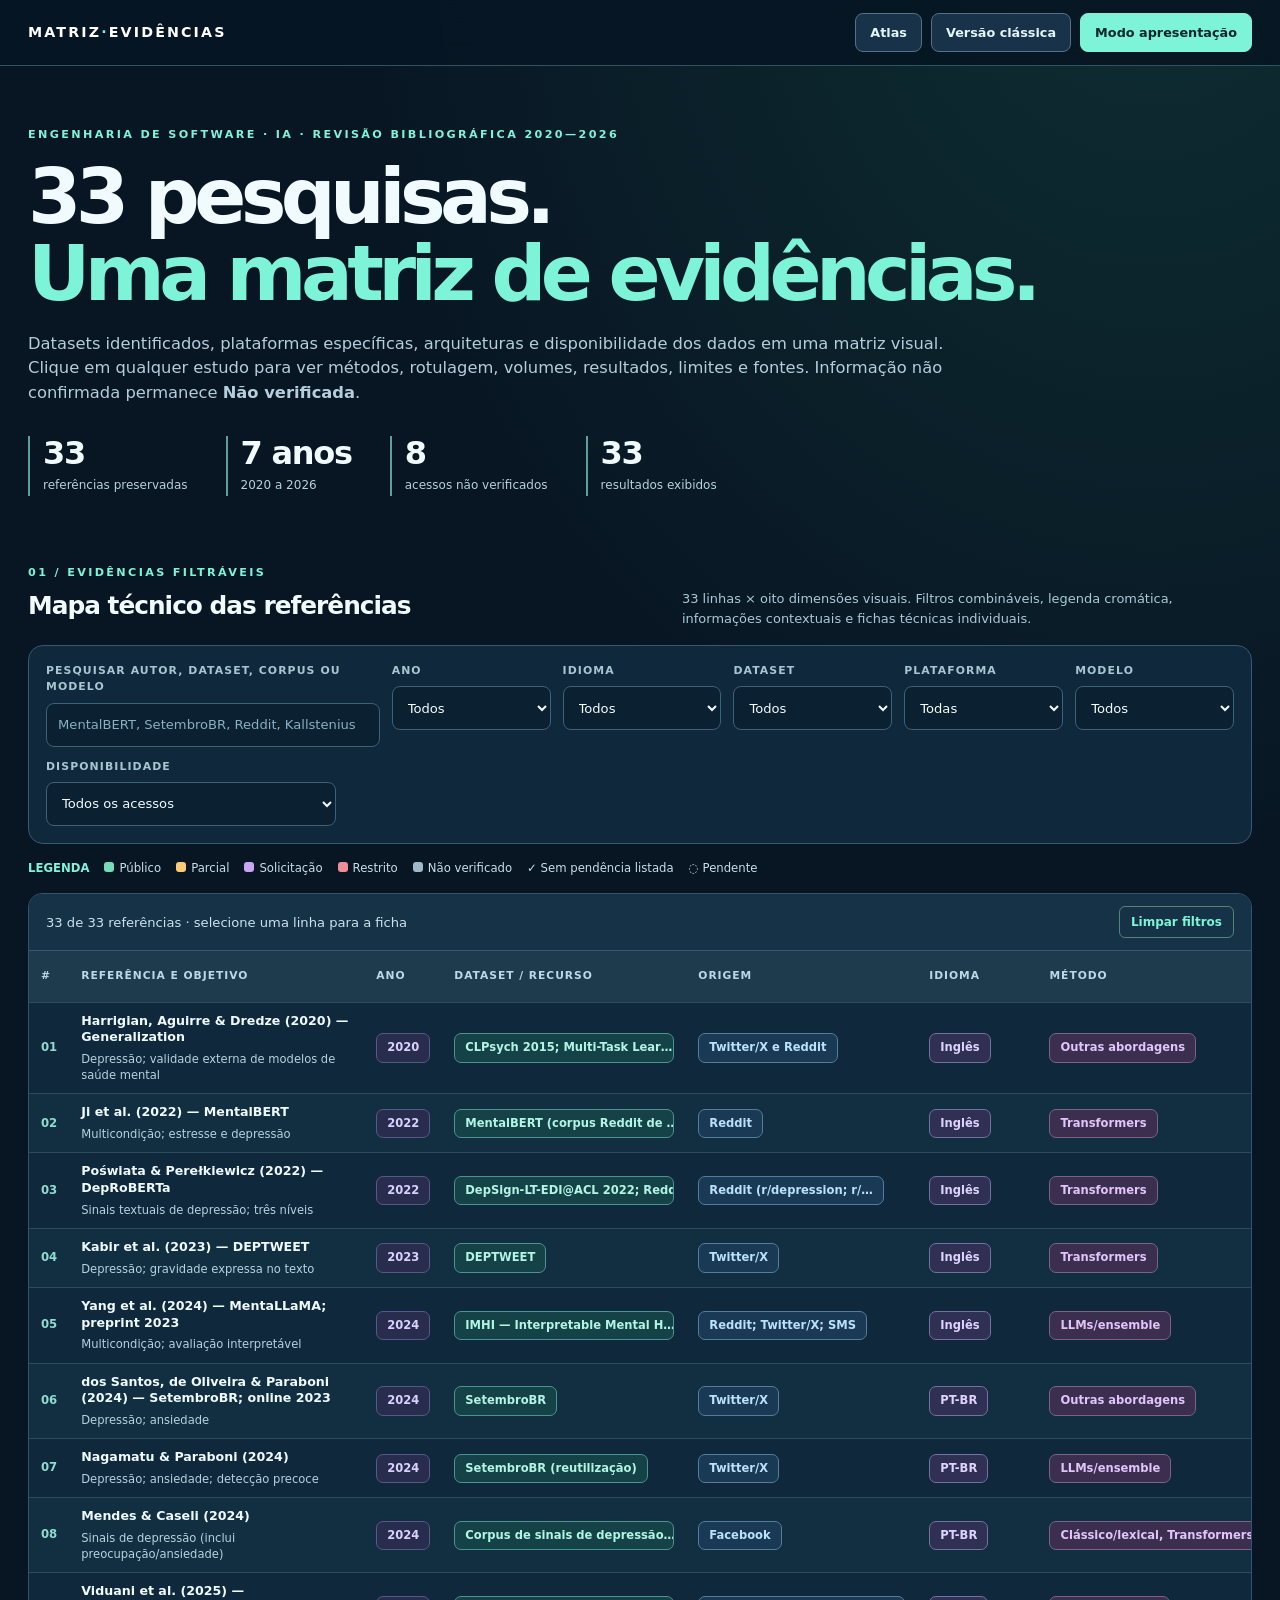
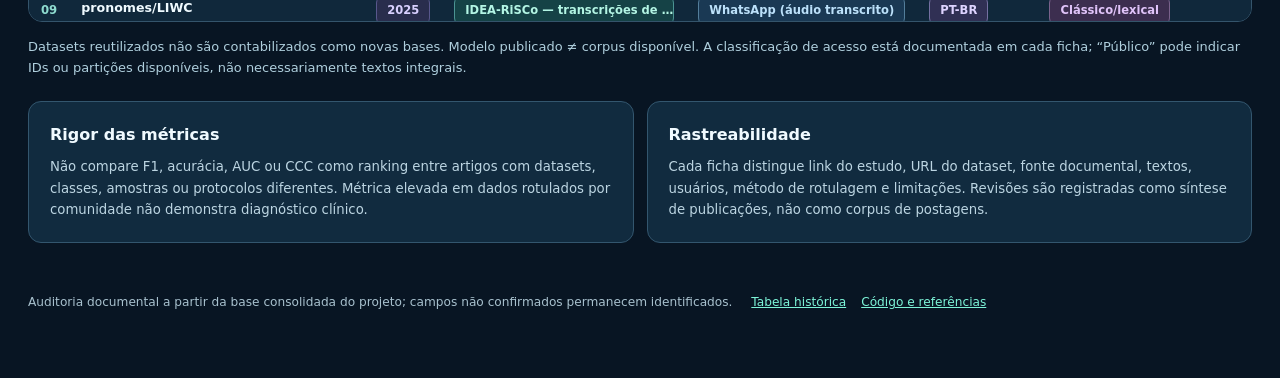
<file: tabelas/comparativo/matriz-cientifica-33.html>
<!doctype html><html lang="pt-BR"><head><meta charset="utf-8"><meta name="viewport" content="width=device-width,initial-scale=1"><meta name="theme-color" content="#081523"><meta name="description" content="Matriz científica visual e auditável de 33 estudos de PLN e indicadores textuais de saúde mental, 2020–2026."><title>Matriz científica | IA e Saúde Mental 2020–2026</title><style>
:root{color-scheme:dark;--bg:#081523;--bg2:#10283b;--line:#355770;--ink:#f0faff;--muted:#b4cedc;--accent:#7df4d8}*{box-sizing:border-box}html{scroll-behavior:smooth}body{margin:0;color:var(--ink);background:radial-gradient(ellipse 65% 50% at 90% -5%,#1b625055,transparent),var(--bg);font:16px/1.5 Inter,system-ui,Segoe UI,sans-serif}button,input,select{font:inherit}button{cursor:pointer}a{color:var(--accent)}:focus-visible{outline:3px solid #ffd199;outline-offset:3px}.wrap{width:min(1510px,calc(100% - 56px));margin:auto}header{position:sticky;top:0;z-index:30;background:#071624eb;border-bottom:1px solid #345164;backdrop-filter:blur(12px)}.bar{min-height:65px;display:flex;align-items:center;justify-content:space-between;gap:12px}.brand{text-decoration:none;font-weight:900;letter-spacing:.15em;font-size:.89rem;color:#fff}.brand em{color:var(--accent);font-style:normal}nav{display:flex;align-items:center;gap:9px}nav a,nav button{padding:9px 14px;border-radius:8px;border:1px solid #557183;background:#183349;color:#e2f5fa;text-decoration:none;font-size:.8rem;font-weight:800}nav button{background:var(--accent);color:#09252a;border-color:var(--accent)}.hero{padding:55px 0 28px}.kicker{color:var(--accent);text-transform:uppercase;font-size:.7rem;letter-spacing:.21em;font-weight:900}h1{font-size:clamp(2.7rem,6vw,5.7rem);letter-spacing:-.073em;line-height:1;margin:14px 0 19px}h1 span{color:var(--accent)}.lead{max-width:960px;font-size:1.02rem;color:var(--muted)}.stats{display:flex;gap:38px;flex-wrap:wrap;margin-top:31px}.stats strong{display:block;font-weight:900;font-size:2rem;line-height:1.12;letter-spacing:-.04em}.stats small{font-size:.75rem;color:#b7d2dc}.stats>div{border-left:2px solid #609e99;padding-left:13px}.sectionhead{display:flex;justify-content:space-between;align-items:end;gap:24px;flex-wrap:wrap;margin:35px 0 17px}.sectionhead h2{margin:4px 0;font-size:1.55rem;letter-spacing:-.04em}.sectionhead p{margin:0;font-size:.81rem;color:#a9c9d6;max-width:570px}.filters{background:var(--bg2);border:1px solid #365a70;padding:17px;display:grid;grid-template-columns:2.1fr repeat(5,minmax(125px,1fr));gap:12px;border-radius:15px}.field label{display:block;font-size:.68rem;text-transform:uppercase;letter-spacing:.1em;font-weight:850;color:#a7c6d1;margin-bottom:7px}.field select,.field input{width:100%;height:44px;background:#0b2030;border:1px solid #3b6279;color:#f4fcff;border-radius:8px;padding:9px 11px;min-width:0;font-size:.82rem}.field input::placeholder{color:#8aafc1}.legend{display:flex;gap:15px;align-items:center;flex-wrap:wrap;margin:16px 0;font-size:.73rem;color:#c9dfe7}.legend strong{color:#83f2db}.legend i{display:inline-block;width:10px;height:10px;border-radius:3px;margin-right:5px}.box{background:#0e2334;border:1px solid #34546b;border-radius:14px;overflow:hidden}.boxhead{display:flex;align-items:center;justify-content:space-between;flex-wrap:wrap;gap:12px;padding:12px 17px;background:#153247;color:#cde2ed;font-size:.82rem;border-bottom:1px solid #375873}.boxhead button{color:var(--accent);background:transparent;border:1px solid #528478;padding:6px 11px;border-radius:6px;font-size:.75rem;font-weight:850}.scroller{max-height:670px;overflow:auto;scrollbar-color:#4d7889 #132c3e}table{border-collapse:collapse;min-width:1410px;width:100%}thead{background:#1d3b4d;position:sticky;top:0;z-index:5}th{color:#b9d9e7;font-size:.67rem;letter-spacing:.09em;text-transform:uppercase;text-align:left;padding:17px 12px}td{padding:10px 12px;border-top:1px solid #2b4b5f;font-size:.8rem;white-space:nowrap}tbody tr{background:#10283b;cursor:pointer;transition:background .18s}tbody tr:nth-child(even){background:#122f41}tbody tr:hover,tbody tr:focus{background:#205269}td.entry{white-space:normal;min-width:295px;width:330px;max-width:360px}td.entry b{display:block;color:#effaff;font-size:.79rem;line-height:1.33}td.entry small{font-size:.72rem;line-height:1.4;color:#b4d2df;display:block;margin-top:5px}.smallnum{font-size:.73rem;font-weight:850;color:#8edbcf}.chip{display:inline-flex;max-width:220px;white-space:nowrap;overflow:hidden;text-overflow:ellipsis;border-radius:7px;border:1px solid #4b667b;padding:7px 10px;font-weight:800;font-size:.72rem;line-height:1.15}.chip.year{background:#292d4d;color:#d9d0ff;border-color:#58578c}.chip.aqua{background:#154246;color:#b3f5e4;border-color:#4b9493}.chip.blue{background:#1a3954;color:#bce1fa;border-color:#537e9b}.chip.purple{background:#303054;color:#ded3ff;border-color:#7470a1}.chip.violet{background:#3c2e4f;color:#e1c4fa;border-color:#7a628c}.chip.ok{background:#164436;color:#a5f6d1;border-color:#3f816b}.chip.partial{background:#493a20;color:#ffdda3;border-color:#8b713e}.chip.request{background:#393148;color:#ddccff;border-color:#70628f}.chip.restricted{background:#492a31;color:#ffc4bf;border-color:#925b66}.chip.unverified{background:#293c4c;color:#d8e5ee;border-color:#607f91}.chip.na{background:#223440;color:#afc3ce;border-color:#526674}.flag{font-size:20px;font-weight:900;color:#83e8c5}.flag.pending{color:#ffd19e}.tip{font-size:.81rem;color:#afcfdd;margin:15px 0;line-height:1.55}.extras{display:grid;grid-template-columns:1fr 1fr;gap:13px;margin-top:23px}.extras article{padding:21px;background:#112b3f;border-radius:13px;border:1px solid #33566e}.extras h3{font-size:1rem;margin:0 0 9px}.extras p{font-size:.83rem;color:#bcd5e2;line-height:1.65;margin:0}.modal{position:fixed;inset:0;background:#020d17d6;z-index:100;display:none;align-items:stretch;justify-content:end;padding:16px;backdrop-filter:blur(10px)}.modal.open{display:flex}.drawer{width:min(810px,100%);background:#112b3e;border:1px solid #5e899b;border-radius:18px;padding:25px 29px;overflow-y:auto;box-shadow:0 25px 80px #0009}.drawerbar{display:flex;justify-content:space-between;align-items:start;gap:20px}.drawerbar button{font-size:1.4rem;width:42px;height:42px;border-radius:9px;border:1px solid #6997a1;color:white;background:#1a3d4b}.drawer h2{font-size:clamp(1.35rem,3vw,2rem);letter-spacing:-.04em;line-height:1.24;margin:14px 0}.tags{display:flex;gap:8px;flex-wrap:wrap;margin:14px 0 24px}.detail{border-bottom:1px solid #3c5d71;padding:14px 0}.detail b{font-size:.71rem;text-transform:uppercase;letter-spacing:.1em;color:#84f0dc;display:block;margin-bottom:6px}.detail p{font-size:.91rem;color:#d5ebf2;line-height:1.6;margin:0;overflow-wrap:anywhere}.links{display:flex;gap:10px;flex-wrap:wrap;margin-top:21px}.links a{border-radius:9px;border:1px solid #52877d;background:#1b3e48;padding:11px 15px;text-decoration:none;font-size:.8rem;font-weight:850;color:#a6f4e3}.footer{font-size:.76rem;color:#a8c1ce;padding:38px 0 54px}.footer a{margin-left:15px}.present .wrap{width:min(1770px,calc(100% - 32px))}.present table{min-width:1580px}.present td{padding:15px 12px}.present td.entry b{font-size:1.25rem}.present td.entry small{font-size:1rem}.present .chip{font-size:1.08rem;padding:12px 16px}.present th{font-size:.92rem}.present td{font-size:1.06rem}.present .scroller{max-height:75vh}@media(max-width:1150px){.filters{grid-template-columns:repeat(3,1fr)}.filters .query{grid-column:1/-1}}@media(max-width:690px){.wrap{width:calc(100% - 28px)}.filters{grid-template-columns:1fr 1fr}.hero{padding:33px 0 25px}.stats{gap:18px}.extras{grid-template-columns:1fr}.bar{padding:9px 0;flex-wrap:wrap}nav a,nav button{padding:7px 9px}.drawer{padding:18px}.modal{padding:7px}}@media(prefers-reduced-motion:reduce){*{transition:none!important}}
</style></head><body>
<header><div class="wrap bar"><a class="brand" href="#matriz">MATRIZ<em>·</em>EVIDÊNCIAS</a><nav aria-label="Acesso"><a href="./">Atlas</a><a href="./index-legado.html">Versão clássica</a><button id="presentation" type="button" aria-pressed="false">Modo apresentação</button></nav></div></header>
<main><section class="hero wrap"><span class="kicker">Engenharia de Software · IA · Revisão Bibliográfica 2020—2026</span>
<h1>33 pesquisas.<br><span>Uma matriz de evidências.</span></h1>
<p class="lead">Datasets identificados, plataformas específicas, arquiteturas e disponibilidade dos dados em uma matriz visual. Clique em qualquer estudo para ver métodos, rotulagem, volumes, resultados, limites e fontes. Informação não confirmada permanece <strong>Não verificada</strong>.</p>
<div class="stats"><div><strong>33</strong><small>referências preservadas</small></div><div><strong>7 anos</strong><small>2020 a 2026</small></div><div><strong id="unknown">—</strong><small>acessos não verificados</small></div><div><strong id="visible">33</strong><small>resultados exibidos</small></div></div></section>
<section class="wrap" id="matriz"><div class="sectionhead"><div><span class="kicker">01 / EVIDÊNCIAS FILTRÁVEIS</span><h2>Mapa técnico das referências</h2></div><p>33 linhas × oito dimensões visuais. Filtros combináveis, legenda cromática, informações contextuais e fichas técnicas individuais.</p></div>
<div class="filters"><div class="field query"><label for="q">Pesquisar autor, dataset, corpus ou modelo</label><input type="search" id="q" placeholder="MentalBERT, SetembroBR, Reddit, Kallstenius…"></div>
<div class="field"><label for="fy">Ano</label><select id="fy"><option value="">Todos</option></select></div>
<div class="field"><label for="fl">Idioma</label><select id="fl"><option value="">Todos</option></select></div>
<div class="field"><label for="fd">Dataset</label><select id="fd"><option value="">Todos</option></select></div>
<div class="field"><label for="fp">Plataforma</label><select id="fp"><option value="">Todas</option></select></div>
<div class="field"><label for="fm">Modelo</label><select id="fm"><option value="">Todos</option></select></div>
<div class="field" style="grid-column:1/-1;max-width:290px"><label for="fa">Disponibilidade</label><select id="fa"><option value="">Todos os acessos</option></select></div></div>
<div class="legend"><strong>LEGENDA</strong><span><i style="background:#75dcb8"></i>Público</span><span><i style="background:#ffc978"></i>Parcial</span><span><i style="background:#c9a5f4"></i>Solicitação</span><span><i style="background:#ee8e98"></i>Restrito</span><span><i style="background:#a0b8c7"></i>Não verificado</span><span>✓ Sem pendência listada</span><span>◌ Pendente</span></div>
<div class="box"><div class="boxhead"><span id="summary" aria-live="polite">33 estudos disponíveis · clique para ver a ficha técnica</span><button id="clear" type="button">Limpar filtros</button></div>
<div class="scroller" tabindex="0" role="region" aria-label="Matriz interativa; use rolagem horizontal"><table><thead><tr><th>#</th><th>Referência e objetivo</th><th>Ano</th><th>Dataset / recurso</th><th>Origem</th><th>Idioma</th><th>Método</th><th>Acesso</th><th>Status</th></tr></thead><tbody id="tbody"><tr data-i="1" tabindex="0" role="button" aria-label="Detalhes de Harrigian, Aguirre &amp; Dredze (2020) — Generalization"><td class="smallnum">01</td><td class="entry"><b>Harrigian, Aguirre &amp; Dredze (2020) — Generalization</b><small>Depressão; validade externa de modelos de saúde mental</small></td><td><span class="chip year">2020</span></td><td><span class="chip aqua" title="CLPsych 2015; Multi-Task Learning; RSDD; SMHD; Topic-Restricted Text">CLPsych 2015; Multi-Task Lear…</span></td><td><span class="chip blue" title="Twitter/X e Reddit">Twitter/X e Reddit</span></td><td><span class="chip purple">Inglês</span></td><td><span class="chip violet" title="Outras abordagens">Outras abordagens</span></td><td><span class="chip request" title="A maior parte das bases exige acordos de uso ou aprovação ética; o repositório descreve uma exceção de acesso para Topic-Restricted Text.">◒ Solicitação</span></td><td class="flag" title="Sem pendências explicitamente listadas">✓</td></tr><tr data-i="2" tabindex="0" role="button" aria-label="Detalhes de Ji et al. (2022) — MentalBERT"><td class="smallnum">02</td><td class="entry"><b>Ji et al. (2022) — MentalBERT</b><small>Multicondição; estresse e depressão</small></td><td><span class="chip year">2022</span></td><td><span class="chip aqua" title="MentalBERT (corpus Reddit de pré-treinamento); Dreaddit e outros benchmarks">MentalBERT (corpus Reddit de …</span></td><td><span class="chip blue" title="Reddit">Reddit</span></td><td><span class="chip purple">Inglês</span></td><td><span class="chip violet" title="Transformers">Transformers</span></td><td><span class="chip partial" title="Checkpoint público não significa corpus integral de pré-treino público. Benchmarks separados têm políticas próprias.">◐ Parcial</span></td><td class="flag" title="Sem pendências explicitamente listadas">✓</td></tr><tr data-i="3" tabindex="0" role="button" aria-label="Detalhes de Poświata &amp; Perełkiewicz (2022) — DepRoBERTa"><td class="smallnum">03</td><td class="entry"><b>Poświata &amp; Perełkiewicz (2022) — DepRoBERTa</b><small>Sinais textuais de depressão; três níveis</small></td><td><span class="chip year">2022</span></td><td><span class="chip aqua" title="DepSign-LT-EDI@ACL 2022; Reddit Depression Corpora">DepSign-LT-EDI@ACL 2022; Redd…</span></td><td><span class="chip blue" title="Reddit (r/depression; r/SuicideWatch e outros)">Reddit (r/depression; r/…</span></td><td><span class="chip purple">Inglês</span></td><td><span class="chip violet" title="Transformers">Transformers</span></td><td><span class="chip ok" title="O repositório dos autores disponibiliza dataset de competição pré-processado e código; o corpus de adaptação de domínio também é documentado.">● Público</span></td><td class="flag" title="Sem pendências explicitamente listadas">✓</td></tr><tr data-i="4" tabindex="0" role="button" aria-label="Detalhes de Kabir et al. (2023) — DEPTWEET"><td class="smallnum">04</td><td class="entry"><b>Kabir et al. (2023) — DEPTWEET</b><small>Depressão; gravidade expressa no texto</small></td><td><span class="chip year">2023</span></td><td><span class="chip aqua" title="DEPTWEET">DEPTWEET</span></td><td><span class="chip blue" title="Twitter/X">Twitter/X</span></td><td><span class="chip purple">Inglês</span></td><td><span class="chip violet" title="Transformers">Transformers</span></td><td><span class="chip partial" title="IDs dos tweets rotulados são públicos no repositório oficial; textos integrais dependem de reidratação ou assinatura de DUA enviada aos autores.">◐ Parcial</span></td><td class="flag" title="Sem pendências explicitamente listadas">✓</td></tr><tr data-i="5" tabindex="0" role="button" aria-label="Detalhes de Yang et al. (2024) — MentaLLaMA; preprint 2023"><td class="smallnum">05</td><td class="entry"><b>Yang et al. (2024) — MentaLLaMA; preprint 2023</b><small>Multicondição; avaliação interpretável</small></td><td><span class="chip year">2024</span></td><td><span class="chip aqua" title="IMHI — Interpretable Mental Health Instruction Dataset">IMHI — Interpretable Mental H…</span></td><td><span class="chip blue" title="Reddit; Twitter/X; SMS">Reddit; Twitter/X; SMS</span></td><td><span class="chip purple">Inglês</span></td><td><span class="chip violet" title="LLMs/ensemble">LLMs/ensemble</span></td><td><span class="chip partial" title="Partições liberadas de IMHI no projeto oficial; nem todas as dez bases de origem são distribuídas integralmente.">◐ Parcial</span></td><td class="flag" title="Sem pendências explicitamente listadas">✓</td></tr><tr data-i="6" tabindex="0" role="button" aria-label="Detalhes de dos Santos, de Oliveira &amp; Paraboni (2024) — SetembroBR; online 2023"><td class="smallnum">06</td><td class="entry"><b>dos Santos, de Oliveira &amp; Paraboni (2024) — SetembroBR; online 2023</b><small>Depressão; ansiedade</small></td><td><span class="chip year">2024</span></td><td><span class="chip aqua" title="SetembroBR">SetembroBR</span></td><td><span class="chip blue" title="Twitter/X">Twitter/X</span></td><td><span class="chip purple">PT-BR</span></td><td><span class="chip violet" title="Outras abordagens">Outras abordagens</span></td><td><span class="chip ok" title="A página do grupo responsável informa disponibilização pública e aponta diretamente para a pasta de distribuição.">● Público</span></td><td class="flag" title="Sem pendências explicitamente listadas">✓</td></tr><tr data-i="7" tabindex="0" role="button" aria-label="Detalhes de Nagamatu &amp; Paraboni (2024)"><td class="smallnum">07</td><td class="entry"><b>Nagamatu &amp; Paraboni (2024)</b><small>Depressão; ansiedade; detecção precoce</small></td><td><span class="chip year">2024</span></td><td><span class="chip aqua" title="SetembroBR (reutilização)">SetembroBR (reutilização)</span></td><td><span class="chip blue" title="Twitter/X">Twitter/X</span></td><td><span class="chip purple">PT-BR</span></td><td><span class="chip violet" title="LLMs/ensemble">LLMs/ensemble</span></td><td><span class="chip ok" title="Reutiliza corpus SetembroBR, com acesso documentado no site do grupo original.">● Público</span></td><td class="flag" title="Sem pendências explicitamente listadas">✓</td></tr><tr data-i="8" tabindex="0" role="button" aria-label="Detalhes de Mendes &amp; Caseli (2024)"><td class="smallnum">08</td><td class="entry"><b>Mendes &amp; Caseli (2024)</b><small>Sinais de depressão (inclui preocupação/ansiedade)</small></td><td><span class="chip year">2024</span></td><td><span class="chip aqua" title="Corpus de sinais de depressão em postagens universitárias (Mendes &amp; Caseli)">Corpus de sinais de depressão…</span></td><td><span class="chip blue" title="Facebook">Facebook</span></td><td><span class="chip purple">PT-BR</span></td><td><span class="chip violet" title="Clássico/lexical, Transformers">Clássico/lexical, Transformers</span></td><td><span class="chip unverified" title="O estudo usa 780 posts de universitários; não identifiquei um link oficial para download dos textos e anotações.">○ Não verificado</span></td><td class="flag" title="Informações não verificadas">◌</td></tr><tr data-i="9" tabindex="0" role="button" aria-label="Detalhes de Viduani et al. (2025) — pronomes/LIWC"><td class="smallnum">09</td><td class="entry"><b>Viduani et al. (2025) — pronomes/LIWC</b><small>Depressão</small></td><td><span class="chip year">2025</span></td><td><span class="chip aqua" title="IDEA-RiSCo — transcrições de respostas por WhatsApp">IDEA-RiSCo — transcrições de …</span></td><td><span class="chip blue" title="WhatsApp (áudio transcrito)">WhatsApp (áudio transcrito)</span></td><td><span class="chip purple">PT-BR</span></td><td><span class="chip violet" title="Clássico/lexical">Clássico/lexical</span></td><td><span class="chip unverified" title="Coleta com 52 jovens via chatbot WhatsApp; a fonte consultada não estabelece acesso aberto às transcrições individuais.">○ Não verificado</span></td><td class="flag" title="Informações não verificadas">◌</td></tr><tr data-i="10" tabindex="0" role="button" aria-label="Detalhes de Pérez et al. (2025) — DepreSym"><td class="smallnum">10</td><td class="entry"><b>Pérez et al. (2025) — DepreSym</b><small>Sinais específicos de depressão e interpretabilidade</small></td><td><span class="chip year">2025</span></td><td><span class="chip aqua" title="DepreSym / CLEF eRisk 2023 Task 1">DepreSym / CLEF eRisk 2023 Ta…</span></td><td><span class="chip blue" title="Reddit">Reddit</span></td><td><span class="chip purple">Inglês</span></td><td><span class="chip violet" title="LLMs/ensemble">LLMs/ensemble</span></td><td><span class="chip partial" title="Qrels de relevância podem ser consultados; a coleção textual completa exige acordo de utilização para pesquisa enviado aos organizadores.">◐ Parcial</span></td><td class="flag" title="Sem pendências explicitamente listadas">✓</td></tr><tr data-i="11" tabindex="0" role="button" aria-label="Detalhes de Karpontinis &amp; Soufleri (2025) — DP-CARE"><td class="smallnum">11</td><td class="entry"><b>Karpontinis &amp; Soufleri (2025) — DP-CARE</b><small>Estresse textual e privacidade em IA</small></td><td><span class="chip year">2025</span></td><td><span class="chip aqua" title="Dreaddit">Dreaddit</span></td><td><span class="chip blue" title="Reddit">Reddit</span></td><td><span class="chip purple">Inglês</span></td><td><span class="chip violet" title="Transformers">Transformers</span></td><td><span class="chip ok" title="Dreaddit — arquivo indicado pelos autores no artigo original (link histórico; acesso atual não garantido).">● Público</span></td><td class="flag" title="Sem pendências explicitamente listadas">✓</td></tr><tr data-i="12" tabindex="0" role="button" aria-label="Detalhes de Chung et al. (2025) — BERT and BERTopic"><td class="smallnum">12</td><td class="entry"><b>Chung et al. (2025) — BERT and BERTopic</b><small>Risco de depressão e relatos de situações estressoras</small></td><td><span class="chip year">2025</span></td><td><span class="chip aqua" title="Mensagens abertas de aplicativo de saúde comunitária (Chung et al.)">Mensagens abertas de aplicati…</span></td><td><span class="chip blue" title="Aplicativo móvel de mensagens (Coreia do Sul)">Aplicativo móvel de mens…</span></td><td><span class="chip purple">Coreano</span></td><td><span class="chip violet" title="Transformers">Transformers</span></td><td><span class="chip request" title="A declaração &#39;Data availability&#39; informa explicitamente que os dados não estão em repositório público para proteger participantes; solicitações devem ser encaminhadas ao autor correspondente.">◒ Solicitação</span></td><td class="flag" title="Sem pendências explicitamente listadas">✓</td></tr><tr data-i="13" tabindex="0" role="button" aria-label="Detalhes de Viduani et al. (2026) — estudo experimental GPT-4o"><td class="smallnum">13</td><td class="entry"><b>Viduani et al. (2026) — estudo experimental GPT-4o</b><small>Depressão</small></td><td><span class="chip year">2026</span></td><td><span class="chip aqua" title="Transcrições de fala cotidiana de adolescentes (Viduani et al. 2026)">Transcrições de fala cotidian…</span></td><td><span class="chip blue" title="Falas em áudio / transcrições">Falas em áudio / transcr…</span></td><td><span class="chip purple">PT-BR</span></td><td><span class="chip violet" title="LLMs/ensemble">LLMs/ensemble</span></td><td><span class="chip unverified" title="O estudo relata participantes clínicos e controle; não foi identificada cópia pública verificável das transcrições.">○ Não verificado</span></td><td class="flag" title="Informações não verificadas">◌</td></tr><tr data-i="14" tabindex="0" role="button" aria-label="Detalhes de AlSaad, Alshakhs &amp; Thomas (2026)"><td class="smallnum">14</td><td class="entry"><b>AlSaad, Alshakhs &amp; Thomas (2026)</b><small>Subtipos de depressão; seis classes textuais</small></td><td><span class="chip year">2026</span></td><td><span class="chip aqua" title="Depression Subtype Twitter Dataset (Zenodo 14233292)">Depression Subtype Twitter Da…</span></td><td><span class="chip blue" title="Twitter/X">Twitter/X</span></td><td><span class="chip purple">Inglês</span></td><td><span class="chip violet" title="Transformers, LLMs/ensemble">Transformers, LLMs/ensemble</span></td><td><span class="chip ok" title="Os autores declaram que a base de 14.983 tweets em seis categorias está disponível no Zenodo e publicam repositório de código.">● Público</span></td><td class="flag" title="Sem pendências explicitamente listadas">✓</td></tr><tr data-i="15" tabindex="0" role="button" aria-label="Detalhes de Kallstenius et al. (2026)"><td class="smallnum">15</td><td class="entry"><b>Kallstenius et al. (2026)</b><small>Multicondição; depressão, ansiedade, estresse e outras</small></td><td><span class="chip year">2026</span></td><td><span class="chip aqua" title="Mental Health Sentiment Analysis (Kaggle), complementado por quatro subreddits">Mental Health Sentiment Analy…</span></td><td><span class="chip blue" title="Reddit; Twitter/X">Reddit; Twitter/X</span></td><td><span class="chip purple">Inglês</span></td><td><span class="chip violet" title="Clássico/lexical, LLMs/ensemble">Clássico/lexical, LLMs/ense…</span></td><td><span class="chip partial" title="Base principal Kaggle identificada; agregado de 60.889 textos inclui r/ADHD, r/adhdwomen, r/autism e r/aspergers. Não foi confirmado download único da configuração e partições completas.">◐ Parcial</span></td><td class="flag" title="Sem pendências explicitamente listadas">✓</td></tr><tr data-i="16" tabindex="0" role="button" aria-label="Detalhes de Viduani et al. (2026) — revisão de escopo"><td class="smallnum">16</td><td class="entry"><b>Viduani et al. (2026) — revisão de escopo</b><small>Depressão; métodos de análise linguística</small></td><td><span class="chip year">2026</span></td><td><span class="chip aqua" title="Revisão de estudos">Revisão de estudos</span></td><td><span class="chip blue" title="Literatura científica">Literatura científica</span></td><td><span class="chip purple">Diversos/NI</span></td><td><span class="chip violet" title="Clássico/lexical, Transformers, LLMs/ensemble">Clássico/lexical, Transform…</span></td><td><span class="chip na" title="Revisão secundária, sem corpus textual próprio que deva ser disponibilizado.">— N/A</span></td><td class="flag" title="Sem pendências explicitamente listadas">✓</td></tr><tr data-i="17" tabindex="0" role="button" aria-label="Detalhes de Alqahtani, Kayi &amp; Diab (2026) — StressRoBERTa"><td class="smallnum">17</td><td class="entry"><b>Alqahtani, Kayi &amp; Diab (2026) — StressRoBERTa</b><small>Estresse crônico autorreportado; transferência de depressão/ansiedade/PTSD</small></td><td><span class="chip year">2026</span></td><td><span class="chip aqua" title="Stress-SMHD (pré-treinamento); SMM4H 2022 Task 8; Dreaddit">Stress-SMHD (pré-treinamento)…</span></td><td><span class="chip blue" title="Reddit e Twitter/X">Reddit e Twitter/X</span></td><td><span class="chip purple">Inglês</span></td><td><span class="chip violet" title="Transformers">Transformers</span></td><td><span class="chip partial" title="Dreaddit possui cópias públicas; o SMM4H é distribuído via portal da tarefa, com cadastro para participação. Não identifiquei download aberto do Stress-SMHD integral.">◐ Parcial</span></td><td class="flag" title="Sem pendências explicitamente listadas">✓</td></tr><tr data-i="18" tabindex="0" role="button" aria-label="Detalhes de Herculano et al. (2024) — DepreRedditBR"><td class="smallnum">18</td><td class="entry"><b>Herculano et al. (2024) — DepreRedditBR</b><small>Depressão; construção de corpus especializado</small></td><td><span class="chip year">2024</span></td><td><span class="chip aqua" title="DepreRedditBR">DepreRedditBR</span></td><td><span class="chip blue" title="Reddit">Reddit</span></td><td><span class="chip purple">PT-BR</span></td><td><span class="chip violet" title="Outras abordagens">Outras abordagens</span></td><td><span class="chip restricted" title="Registro Zenodo aberto, arquivos explicitamente marcados como restritos.">◆ Restrito</span></td><td class="flag" title="Sem pendências explicitamente listadas">✓</td></tr><tr data-i="19" tabindex="0" role="button" aria-label="Detalhes de Herculano et al. (2025) — Comparação DepreBERTBR"><td class="smallnum">19</td><td class="entry"><b>Herculano et al. (2025) — Comparação DepreBERTBR</b><small>Gravidade expressa em textos depressivos</small></td><td><span class="chip year">2025</span></td><td><span class="chip aqua" title="Base de avaliação multiclasse DepreBERTBR (nome formal não confirmado)">Base de avaliação multiclasse…</span></td><td><span class="chip blue" title="Não verificado">Não verificado</span></td><td><span class="chip purple">PT-BR</span></td><td><span class="chip violet" title="Transformers">Transformers</span></td><td><span class="chip unverified" title="A base e a partição exatas da comparação 2025 não foram verificadas; não tratar os 509.675 posts do DepreRedditBR como sua amostra de teste.">○ Não verificado</span></td><td class="flag" title="Informações não verificadas">◌</td></tr><tr data-i="20" tabindex="0" role="button" aria-label="Detalhes de Santos et al. (2025) — Mixture of Experts"><td class="smallnum">20</td><td class="entry"><b>Santos et al. (2025) — Mixture of Experts</b><small>Predição de depressão e ansiedade</small></td><td><span class="chip year">2025</span></td><td><span class="chip aqua" title="SetembroBR; SMHD (Self-Reported Mental Health Diagnoses)">SetembroBR; SMHD (Self-Report…</span></td><td><span class="chip blue" title="Twitter/X e Reddit">Twitter/X e Reddit</span></td><td><span class="chip purple">Misto</span></td><td><span class="chip violet" title="LLMs/ensemble">LLMs/ensemble</span></td><td><span class="chip partial" title="SetembroBR foi divulgado publicamente; SMHD segue condições de acesso de seu provedor. Os tamanhos exatos de cada subconjunto na Tabela 2 ainda devem ser conferidos.">◐ Parcial</span></td><td class="flag" title="Informações não verificadas">◌</td></tr><tr data-i="21" tabindex="0" role="button" aria-label="Detalhes de Mao &amp; Han (2025) — TextGCN com emoção"><td class="smallnum">21</td><td class="entry"><b>Mao &amp; Han (2025) — TextGCN com emoção</b><small>Classificação de sinais depressivos</small></td><td><span class="chip year">2025</span></td><td><span class="chip aqua" title="Twitter Depression Dataset; Multilingual Twitter (EN); Identifying Depression (3 conjuntos)">Twitter Depression Dataset; M…</span></td><td><span class="chip blue" title="Twitter/X; Reddit; fóruns web">Twitter/X; Reddit; fórun…</span></td><td><span class="chip purple">Diversos/NI</span></td><td><span class="chip violet" title="Clássico/lexical">Clássico/lexical</span></td><td><span class="chip unverified" title="O artigo lista cinco conjuntos de avaliação descritos como públicos, mas não foi confirmado nesta auditoria um endereço de download direto e único para todos eles.">○ Não verificado</span></td><td class="flag" title="Informações não verificadas">◌</td></tr><tr data-i="22" tabindex="0" role="button" aria-label="Detalhes de Shah et al. (2025) — Fine-tuning de LLMs"><td class="smallnum">22</td><td class="entry"><b>Shah et al. (2025) — Fine-tuning de LLMs</b><small>Detecção textual de depressão</small></td><td><span class="chip year">2025</span></td><td><span class="chip aqua" title="Shen et al. (IJCAI 2017) — D1/D2/D3 (Twitter)">Shen et al. (IJCAI 2017) — D1…</span></td><td><span class="chip blue" title="Twitter/X">Twitter/X</span></td><td><span class="chip purple">Diversos/NI</span></td><td><span class="chip violet" title="LLMs/ensemble">LLMs/ensemble</span></td><td><span class="chip unverified" title="O pré-print descreve 20 mil instâncias para ajuste e 20 mil para teste; link e condições de redistribuição da base original não foram confirmados.">○ Não verificado</span></td><td class="flag" title="Informações não verificadas">◌</td></tr><tr data-i="23" tabindex="0" role="button" aria-label="Detalhes de Hussain et al. (2025) — Gravidade em quatro níveis"><td class="smallnum">23</td><td class="entry"><b>Hussain et al. (2025) — Gravidade em quatro níveis</b><small>Gravidade de sinais depressivos</small></td><td><span class="chip year">2025</span></td><td><span class="chip aqua" title="Corpus de gravidade textual em quatro níveis de Hussain et al.">Corpus de gravidade textual e…</span></td><td><span class="chip blue" title="Reddit">Reddit</span></td><td><span class="chip purple">Inglês</span></td><td><span class="chip violet" title="Clássico/lexical, Transformers">Clássico/lexical, Transformers</span></td><td><span class="chip unverified" title="Foram descritas 9.841 postagens de 6.200 usuários. Não foi identificado um repositório validado com os textos e rótulos usados integralmente.">○ Não verificado</span></td><td class="flag" title="Informações não verificadas">◌</td></tr><tr data-i="24" tabindex="0" role="button" aria-label="Detalhes de Tahir et al. (2025) — Revisão ML/DL"><td class="smallnum">24</td><td class="entry"><b>Tahir et al. (2025) — Revisão ML/DL</b><small>Depressão; síntese do campo</small></td><td><span class="chip year">2025</span></td><td><span class="chip aqua" title="Revisão de estudos">Revisão de estudos</span></td><td><span class="chip blue" title="Literatura científica">Literatura científica</span></td><td><span class="chip purple">Diversos/NI</span></td><td><span class="chip violet" title="Outras abordagens">Outras abordagens</span></td><td><span class="chip na" title="Reúne datasets de terceiros; não informa um único corpus experimental novo.">— N/A</span></td><td class="flag" title="Sem pendências explicitamente listadas">✓</td></tr><tr data-i="25" tabindex="0" role="button" aria-label="Detalhes de Jin &amp; Zhang (2026) — Multitarefa guiada por DSM-5"><td class="smallnum">25</td><td class="entry"><b>Jin &amp; Zhang (2026) — Multitarefa guiada por DSM-5</b><small>Depressão, sintomas e gravidade</small></td><td><span class="chip year">2026</span></td><td><span class="chip aqua" title="WU3D — Weibo User Depression Detection Dataset">WU3D — Weibo User Depression …</span></td><td><span class="chip blue" title="Weibo">Weibo</span></td><td><span class="chip purple">Diversos/NI</span></td><td><span class="chip violet" title="Transformers">Transformers</span></td><td><span class="chip request" title="Apesar de seção metodológica chamar o conjunto de público, a declaração de disponibilidade informa que dados brutos não são públicos, com possível contato aos autores e aprovação ética.">◒ Solicitação</span></td><td class="flag" title="Sem pendências explicitamente listadas">✓</td></tr><tr data-i="26" tabindex="0" role="button" aria-label="Detalhes de Tang et al. (2026) — AI in the Wild (metanálise)"><td class="smallnum">26</td><td class="entry"><b>Tang et al. (2026) — AI in the Wild (metanálise)</b><small>Depressão; metanálise de resultados de IA</small></td><td><span class="chip year">2026</span></td><td><span class="chip aqua" title="Revisão de estudos">Revisão de estudos</span></td><td><span class="chip blue" title="Literatura científica">Literatura científica</span></td><td><span class="chip purple">Diversos/NI</span></td><td><span class="chip violet" title="Transformers">Transformers</span></td><td><span class="chip na" title="Dados agregados extraídos de 67 estudos; não constitui nova coleção de postagens.">— N/A</span></td><td class="flag" title="Sem pendências explicitamente listadas">✓</td></tr><tr data-i="27" tabindex="0" role="button" aria-label="Detalhes de Chim et al. (2024) — CLPsych Shared Task"><td class="smallnum">27</td><td class="entry"><b>Chim et al. (2024) — CLPsych Shared Task</b><small>Evidências textuais de risco suicida</small></td><td><span class="chip year">2024</span></td><td><span class="chip aqua" title="UMD Reddit Suicidality Dataset — CLPsych 2024 (subconjunto de 125 usuários)">UMD Reddit Suicidality Datase…</span></td><td><span class="chip blue" title="Reddit (r/SuicideWatch)">Reddit (r/SuicideWatch)</span></td><td><span class="chip purple">Inglês</span></td><td><span class="chip violet" title="Transformers, LLMs/ensemble">Transformers, LLMs/ensemble</span></td><td><span class="chip unverified" title="Tarefa com 125 usuários anotados; o acesso aos textos específicos de competição não foi confirmado como público nesta auditoria.">○ Não verificado</span></td><td class="flag" title="Informações não verificadas">◌</td></tr><tr data-i="28" tabindex="0" role="button" aria-label="Detalhes de Yu et al. (2026) — MIND e detecção precoce"><td class="smallnum">28</td><td class="entry"><b>Yu et al. (2026) — MIND e detecção precoce</b><small>Detecção precoce de depressão</small></td><td><span class="chip year">2026</span></td><td><span class="chip aqua" title="CLEF eRisk 2017 — Early Risk Detection (depressão)">CLEF eRisk 2017 — Early Risk …</span></td><td><span class="chip blue" title="Reddit">Reddit</span></td><td><span class="chip purple">Inglês</span></td><td><span class="chip violet" title="LLMs/ensemble">LLMs/ensemble</span></td><td><span class="chip request" title="Datasets da competição foram disponibilizados a participantes registrados. Um artigo posterior tornar código público não significa abrir os textos integrais.">◒ Solicitação</span></td><td class="flag" title="Sem pendências explicitamente listadas">✓</td></tr><tr data-i="29" tabindex="0" role="button" aria-label="Detalhes de Mandal et al. (2025) — QuestMF"><td class="smallnum">29</td><td class="entry"><b>Mandal et al. (2025) — QuestMF</b><small>Gravidade de depressão em entrevistas</small></td><td><span class="chip year">2025</span></td><td><span class="chip aqua" title="E-DAIC — Extended Distress Analysis Interview Corpus (AVEC 2019)">E-DAIC — Extended Distress An…</span></td><td><span class="chip blue" title="Entrevistas clínico-computacionais (transcrição, áudio e vídeo)">Entrevistas clínico-comp…</span></td><td><span class="chip purple">Inglês</span></td><td><span class="chip violet" title="Multimodal">Multimodal</span></td><td><span class="chip request" title="USC ICT distribui E-DAIC mediante solicitação assinada de pesquisadores acadêmicos ou sem fins lucrativos.">◒ Solicitação</span></td><td class="flag" title="Sem pendências explicitamente listadas">✓</td></tr><tr data-i="30" tabindex="0" role="button" aria-label="Detalhes de Wesley Ramos dos Santos (2025) — Predição de transtornos de saúde mental"><td class="smallnum">30</td><td class="entry"><b>Wesley Ramos dos Santos (2025) — Predição de transtornos de saúde mental</b><small>Depressão e ansiedade</small></td><td><span class="chip year">2025</span></td><td><span class="chip aqua" title="SetembroBR; corpus Reddit usado na tese">SetembroBR; corpus Reddit usa…</span></td><td><span class="chip blue" title="Twitter/X e Reddit">Twitter/X e Reddit</span></td><td><span class="chip purple">Misto</span></td><td><span class="chip violet" title="Outras abordagens">Outras abordagens</span></td><td><span class="chip partial" title="SetembroBR possui acesso público indicado pelo grupo. O corpus do domínio Reddit e condições de reprodução exatas na tese não foram confirmados aqui.">◐ Parcial</span></td><td class="flag" title="Sem pendências explicitamente listadas">✓</td></tr><tr data-i="31" tabindex="0" role="button" aria-label="Detalhes de Figueiredo (2026) — Dados sintéticos em saúde mental"><td class="smallnum">31</td><td class="entry"><b>Figueiredo (2026) — Dados sintéticos em saúde mental</b><small>Sintomas de depressão; geração sintética e privacidade</small></td><td><span class="chip year">2026</span></td><td><span class="chip aqua" title="Amive (corpus original); versões sintéticas em desenvolvimento">Amive (corpus original); vers…</span></td><td><span class="chip blue" title="Não verificado">Não verificado</span></td><td><span class="chip purple">PT-BR</span></td><td><span class="chip violet" title="Clássico/lexical, Transformers">Clássico/lexical, Transformers</span></td><td><span class="chip restricted" title="O projeto acadêmico explicita que textos originais não podem ser distribuídos publicamente por sensibilidade. O código de paráfrase está público; divulgação efetiva do CSV sintético ainda não confirmada.">◆ Restrito</span></td><td class="flag" title="Informações não verificadas">◌</td></tr><tr data-i="32" tabindex="0" role="button" aria-label="Detalhes de Bhatt et al. (2026) — Revisão entre plataformas"><td class="smallnum">32</td><td class="entry"><b>Bhatt et al. (2026) — Revisão entre plataformas</b><small>Depressão, ansiedade, TEPT; generalização entre plataformas</small></td><td><span class="chip year">2026</span></td><td><span class="chip aqua" title="Revisão de estudos">Revisão de estudos</span></td><td><span class="chip blue" title="Literatura científica">Literatura científica</span></td><td><span class="chip purple">Diversos/NI</span></td><td><span class="chip violet" title="Transformers">Transformers</span></td><td><span class="chip na" title="Revisão de estudos, sem base original independente para baixar.">— N/A</span></td><td class="flag" title="Sem pendências explicitamente listadas">✓</td></tr><tr data-i="33" tabindex="0" role="button" aria-label="Detalhes de Jin et al. (2025) — Scoping Review de LLMs"><td class="smallnum">33</td><td class="entry"><b>Jin et al. (2025) — Scoping Review de LLMs</b><small>Aplicações de LLMs em saúde mental</small></td><td><span class="chip year">2025</span></td><td><span class="chip aqua" title="Revisão de estudos">Revisão de estudos</span></td><td><span class="chip blue" title="Literatura científica">Literatura científica</span></td><td><span class="chip purple">Diversos/NI</span></td><td><span class="chip violet" title="LLMs/ensemble">LLMs/ensemble</span></td><td><span class="chip na" title="Inclui 95 trabalhos, não um dataset de postagens rotuladas para experimentar.">— N/A</span></td><td class="flag" title="Sem pendências explicitamente listadas">✓</td></tr></tbody></table><p id="none" style="padding:25px;color:#b9d0dd" hidden>Nenhuma referência encontrada.</p></div></div>
<p class="tip">Datasets reutilizados não são contabilizados como novas bases. Modelo publicado ≠ corpus disponível. A classificação de acesso está documentada em cada ficha; “Público” pode indicar IDs ou partições disponíveis, não necessariamente textos integrais.</p>
<div class="extras"><article><h3>Rigor das métricas</h3><p>Não compare F1, acurácia, AUC ou CCC como ranking entre artigos com datasets, classes, amostras ou protocolos diferentes. Métrica elevada em dados rotulados por comunidade não demonstra diagnóstico clínico.</p></article><article><h3>Rastreabilidade</h3><p>Cada ficha distingue link do estudo, URL do dataset, fonte documental, textos, usuários, método de rotulagem e limitações. Revisões são registradas como síntese de publicações, não como corpus de postagens.</p></article></div></section>
<footer class="wrap footer"><p>Auditoria documental a partir da base consolidada do projeto; campos não confirmados permanecem identificados. <a href="./index-legado.html">Tabela histórica</a><a href="https://github.com/fernandomarquesaluno-svg/depression_poject">Código e referências</a></p></footer></main>
<div id="modal" class="modal" aria-hidden="true"><div class="drawer" role="dialog" aria-modal="true" aria-labelledby="dtitle"><div class="drawerbar"><span class="kicker">FICHA TÉCNICA · PUBLICAÇÃO ORIGINAL</span><button id="close" aria-label="Fechar">×</button></div><h2 id="dtitle">Estudo</h2><div class="tags" id="dlabels"></div><div id="dfields"></div><div class="links" id="dlinks"></div></div></div>
<script type="application/json" id="studies">[{"id":1,"title":"Harrigian, Aguirre & Dredze (2020) — Generalization","year":2020,"type":"Pesquisa","lang":"Inglês","condition":"Depressão; validade externa de modelos de saúde mental","dataset":"CLPsych 2015; Multi-Task Learning; RSDD; SMHD; Topic-Restricted Text","platform":"Twitter/X e Reddit","model":"Outras abordagens","access":"controlado","source":"https://aclanthology.org/2020.findings-emnlp.337/","datasetUrl":"https://github.com/kharrigian/emnlp-2020-mental-health-generalization","evidenceUrl":"https://github.com/kharrigian/emnlp-2020-mental-health-generalization","accessDetail":"A maior parte das bases exige acordos de uso ou aprovação ética; o repositório descreve uma exceção de acesso para Topic-Restricted Text.","texts":"5 bases; contagens por grupo na ficha","users":"Não verificado","dataDetail":"Cinco corpora de usuários: CLPsych (477 depressão / 477 controle), Multi-Task Learning (1.400 / 1.400), RSDD (9.210 / 107.274), SMHD (14.139 / 127.251) e Topic-Restricted Text (6.853 / 7.016). Valores por grupo reportados na Tabela 1 do artigo.","labels":"Supervisão distante por autorrelato ou proxy de plataforma","methods":"Classificadores de depressão; testes de transferência entre plataformas","results":"Na análise de artefatos temporais, a separação desajustada elevou artificialmente o F1 em 3–22% , dependendo do corpus (§5.2.1); não há F1 único para transferência entre plataformas.","limitations":"Demonstra confundidores e sobre-estimação por dados proxy; fundamenta validação externa","reuse":"Cinco corpora comparados; não existe um único dataset independente criado pelo artigo.","pending":[],"community":"Não verificado"},{"id":2,"title":"Ji et al. (2022) — MentalBERT","year":2022,"type":"Pesquisa","lang":"Inglês","condition":"Multicondição; estresse e depressão","dataset":"MentalBERT (corpus Reddit de pré-treinamento); Dreaddit e outros benchmarks","platform":"Reddit","model":"Transformers","access":"parcial","source":"https://aclanthology.org/2022.lrec-1.778/","datasetUrl":null,"evidenceUrl":"https://aclanthology.org/2022.lrec-1.778/","accessDetail":"Checkpoint público não significa corpus integral de pré-treino público. Benchmarks separados têm políticas próprias.","texts":"Dreaddit: 3.553 segmentos anotados; outros benchmarks","users":"Não verificado","dataDetail":"Pré-treino em textos de saúde mental; diversos benchmarks, inclusive Dreaddit","labels":"Rótulos herdados de cada conjunto de avaliação","methods":"Pré-treino de domínio: MentalBERT e MentalRoBERTa","results":"Em Dreaddit : MentalRoBERTa F1 81,76% , MentalBERT F1 80,04% (Tabela 3)","limitations":"Resultado específico de benchmark; transferência ao PT-BR não avaliada","reuse":"O link de modelo MentalBERT no Hugging Face não é um link de corpus. Dreaddit é benchmark distinto; requer buscar dados nas fontes originais, sem presumir acesso ao corpus de pré-treino.","pending":[],"community":"Não verificado"},{"id":3,"title":"Poświata & Perełkiewicz (2022) — DepRoBERTa","year":2022,"type":"Pesquisa","lang":"Inglês","condition":"Sinais textuais de depressão; três níveis","dataset":"DepSign-LT-EDI@ACL 2022; Reddit Depression Corpora","platform":"Reddit (r/depression; r/SuicideWatch e outros)","model":"Transformers","access":"publico","source":"https://aclanthology.org/2022.ltedi-1.40/","datasetUrl":"https://github.com/rafalposwiata/depression-detection-lt-edi-2022","evidenceUrl":"https://github.com/rafalposwiata/depression-detection-lt-edi-2022","accessDetail":"O repositório dos autores disponibiliza dataset de competição pré-processado e código; o corpus de adaptação de domínio também é documentado.","texts":"6.006 treino, 1.000 dev, 3.245 teste; 396.968 posts em adaptação","users":"Não verificado","dataDetail":"Reddit — DepSign-LT-EDI@ACL2022. Partição original: treino 8.891, desenvolvimento 4.496, teste 3.245 posts; após remoção de duplicatas e redivisão: treino 6.006, desenvolvimento 1.000, teste 3.245. Pré-treino adicional do DepRoBERTa com 396.968 posts (Figura 1; §4.2).","labels":"Classes não depressivo, moderado e grave do desafio; rótulo do texto, não diagnóstico clínico","methods":"Fine-tuning BERT/RoBERTa/XLNet, adaptação DepRoBERTa, ensemble","results":"Macro-F1 0,583 para o ensemble vencedor da tarefa","limitations":"Fornece baseline de transformers e modelo especializado; não comparar com classificação clínica individual","reuse":"Os 396.968 textos de pré-treino não equivalem ao tamanho do benchmark rotulado.","pending":[],"community":"r/depression, r/SuicideWatch (corpus complementar)"},{"id":4,"title":"Kabir et al. (2023) — DEPTWEET","year":2023,"type":"Dataset/recurso","lang":"Inglês","condition":"Depressão; gravidade expressa no texto","dataset":"DEPTWEET","platform":"Twitter/X","model":"Transformers","access":"parcial","source":"https://www.sciencedirect.com/science/article/pii/S0747563222003235","datasetUrl":"https://github.com/mohsinulkabir14/DEPTWEET","evidenceUrl":"https://github.com/mohsinulkabir14/DEPTWEET","accessDetail":"IDs dos tweets rotulados são públicos no repositório oficial; textos integrais dependem de reidratação ou assinatura de DUA enviada aos autores.","texts":"40.191 tweets anotados","users":"Não verificado","dataDetail":"40.191 tweets , quatro categorias","labels":"Anotação supervisionada por especialistas; tipologia inspirada em PHQ-9/DSM-5","methods":"BERT, DistilBERT e baselines de classificação","results":"DistilBERT, AUC-ROC por classe : não deprimido 0,789 ; leve 0,747 ; moderado 0,788 ; grave 0,866 (Tabela 5 do manuscrito).","limitations":"Gravidade anotada do tweet não é avaliação clínica do autor","reuse":"Não confundir IDs publicamente distribuídos com disponibilidade integral dos textos. Tweets apagados ou indisponíveis não podem ser recuperados por reidratação.","pending":[],"community":"Não verificado"},{"id":5,"title":"Yang et al. (2024) — MentaLLaMA; preprint 2023","year":2024,"type":"Pesquisa","lang":"Inglês","condition":"Multicondição; avaliação interpretável","dataset":"IMHI — Interpretable Mental Health Instruction Dataset","platform":"Reddit; Twitter/X; SMS","model":"LLMs/ensemble","access":"parcial","source":"https://arxiv.org/abs/2309.13567","datasetUrl":"https://github.com/SteveKGYang/MentalLLaMA","evidenceUrl":"https://github.com/SteveKGYang/MentalLLaMA","accessDetail":"Partições liberadas de IMHI no projeto oficial; nem todas as dez bases de origem são distribuídas integralmente.","texts":"105 mil amostras de instrução IMHI","users":"Não verificado","dataDetail":"105 mil instâncias de instrução IMHI de dez fontes","labels":"Rótulos existentes e explicações geradas/avaliadas","methods":"LLaMA 2, instruction tuning, geração de explicações","results":"MentaLLaMA-chat-13B: F1 ponderado 75,79% em Dreaddit (Tabela 2); comparar com MentalRoBERTa 81,76% no mesmo benchmark.","limitations":"Justificativas geradas não garantem fidelidade clínica","reuse":"Inclui dez bases subjacentes; evitar contar cada base reutilizada como nova amostra.","pending":[],"community":"Não verificado"},{"id":6,"title":"dos Santos, de Oliveira & Paraboni (2024) — SetembroBR; online 2023","year":2024,"type":"Dataset/recurso","lang":"PT-BR","condition":"Depressão; ansiedade","dataset":"SetembroBR","platform":"Twitter/X","model":"Outras abordagens","access":"publico","source":"https://link.springer.com/article/10.1007/s10579-022-09633-0","datasetUrl":"https://drive.google.com/drive/folders/1MXFRs0u8iF1RNUWABTA0Oz8_Ix1skqZT","evidenceUrl":"https://ivandreparaboni.wixsite.com/research/setembrobr","accessDetail":"A página do grupo responsável informa disponibilização pública e aponta diretamente para a pasta de distribuição.","texts":"46,8 milhões de tweets","users":"18.819 usuários","dataDetail":"46,8 milhões de tweets; 18.819 usuários ; 3.163 usuários com autorrelato (3.903 ocorrências parcialmente sobrepostas)","labels":"Autorrelato de diagnóstico/tratamento e marco temporal","methods":"Corpus e comparações de modelos textuais e informações de rede","results":"Artigo de apresentação do corpus : oferece baselines para tarefas específicas; não existe um resultado agregado único do dataset. As métricas dos modelos não são utilizadas sem identificação de tarefa e configuração.","limitations":"Dados do mesmo corpus usado no estudo seguinte; não constitui nova coorte","reuse":"Download indicado pelo grupo; verificar licença e formato antes de reutilizar.","pending":[],"community":"Não verificado"},{"id":7,"title":"Nagamatu & Paraboni (2024)","year":2024,"type":"Pesquisa","lang":"PT-BR","condition":"Depressão; ansiedade; detecção precoce","dataset":"SetembroBR (reutilização)","platform":"Twitter/X","model":"LLMs/ensemble","access":"publico","source":"https://www.linguamatica.com/index.php/linguamatica/pt/article/view/440","datasetUrl":"https://drive.google.com/drive/folders/1MXFRs0u8iF1RNUWABTA0Oz8_Ix1skqZT","evidenceUrl":"https://ivandreparaboni.wixsite.com/research/setembrobr","accessDetail":"Reutiliza corpus SetembroBR, com acesso documentado no site do grupo original.","texts":"Reutiliza SetembroBR; subconjuntos por condição","users":"Não verificado","dataDetail":"Reutiliza SetembroBR ; subconjuntos por condição; não somar usuários como casos independentes","labels":"Autorrelato herdado do corpus de origem","methods":"Modelos tradicionais e abordagem LLM com engenharia de prompts","results":"GPT_relev: F1-latency 0,24 (depressão) e 0,23 (ansiedade); F1-macro 0,56/0,55 ; antecipação de 436/479 dias (Tabela 5).","limitations":"Dependência do mesmo corpus e da proximidade ao momento declarado","reuse":"Mesmo corpus da referência 6; não contabilizar como base independente.","pending":[],"community":"Não verificado"},{"id":8,"title":"Mendes & Caseli (2024)","year":2024,"type":"Pesquisa","lang":"PT-BR","condition":"Sinais de depressão (inclui preocupação/ansiedade)","dataset":"Corpus de sinais de depressão em postagens universitárias (Mendes & Caseli)","platform":"Facebook","model":"Clássico/lexical, Transformers","access":"nao_confirmado","source":"https://aclanthology.org/2024.lrec-main.754/","datasetUrl":null,"evidenceUrl":"https://aclanthology.org/2024.lrec-main.754/","accessDetail":"O estudo usa 780 posts de universitários; não identifiquei um link oficial para download dos textos e anotações.","texts":"780 posts; 2.304 marcas positivas","users":"Não verificado","dataDetail":"780 posts , 21 sinais , 2.304 ocorrências positivas","labels":"Anotação humana dos sinais; não classifica diagnósticos","methods":"Regressão logística, SVM, BERTimbau, MentalBERT, MentalRoBERTa","results":"Average Precision : sono 0,900 (regressão logística); preocupação/ansiedade 0,794 (MentalBERT); tristeza 0,745 (BERTimbau); Tabela 5","limitations":"Métrica por sinal; corpus pequeno; não avalia estresse como transtorno","reuse":"Textos potencialmente sensíveis: não pressupor redistribuição pública.","pending":[],"community":"Não verificado"},{"id":9,"title":"Viduani et al. (2025) — pronomes/LIWC","year":2025,"type":"Pesquisa","lang":"PT-BR","condition":"Depressão","dataset":"IDEA-RiSCo — transcrições de respostas por WhatsApp","platform":"WhatsApp (áudio transcrito)","model":"Clássico/lexical","access":"nao_confirmado","source":"https://doi.org/10.47626/1516-4446-2024-4058","datasetUrl":null,"evidenceUrl":"https://rbppsiquiatria.org.br/details/3628/en-US/first-person-pronouns-as-linguistic-markers-of-depression-among-brazilian-youths","accessDetail":"Coleta com 52 jovens via chatbot WhatsApp; a fonte consultada não estabelece acesso aberto às transcrições individuais.","texts":"Quantidade de transcrições não verificada","users":"52 jovens","dataDetail":"52 jovens ; 13 com depressão maior, 39 controles","labels":"Caracterização clínica + sintomas autorreferidos e avaliados","methods":"LIWC; frequência de pronomes; testes estatísticos","results":"Pronomes de 1ª pessoa singular: 9,15% vs. 8,02% , p=0,026 ; rho autorrelato 0,366","limitations":"Estudo correlacional; não é experimento de fine-tuning de BERTimbau","reuse":"A publicação é aberta; a base de falas não foi localizada em repositório público.","pending":[],"community":"Não verificado"},{"id":10,"title":"Pérez et al. (2025) — DepreSym","year":2025,"type":"Pesquisa","lang":"Inglês","condition":"Sinais específicos de depressão e interpretabilidade","dataset":"DepreSym / CLEF eRisk 2023 Task 1","platform":"Reddit","model":"LLMs/ensemble","access":"parcial","source":"https://doi.org/10.1007/s10579-025-09831-6","datasetUrl":"https://erisk.irlab.org/depresym_dataset.html","evidenceUrl":"https://erisk.irlab.org/depresym_dataset.html","accessDetail":"Qrels de relevância podem ser consultados; a coleção textual completa exige acordo de utilização para pesquisa enviado aos organizadores.","texts":"21.580 sentenças anotadas","users":"Não verificado","dataDetail":"21.580 sentenças avaliadas quanto a 21 sintomas BDI-II","labels":"Julgamento de relevância por três avaliadores especialistas, incluindo psicólogo; não diagnóstico do autor","methods":"LLMs como avaliadores, recuperação de informação lexical/densa e re-ranking","results":"Recuperação de sintomas com ANCE : NDCG@10 = 0,746 e AP@1000 = 0,340 nas consultas baseadas em respostas do BDI-II (Tabela 6). Métricas de busca, não de diagnóstico.","limitations":"Valioso para detecção de sinais interpretáveis; dependência do benchmark eRisk e anotações de relevância","reuse":"21.580 sentenças anotadas; acervo maior de 3.807.115 sentenças não é a mesma amostra.","pending":[],"community":"Não verificado"},{"id":11,"title":"Karpontinis & Soufleri (2025) — DP-CARE","year":2025,"type":"Pesquisa","lang":"Inglês","condition":"Estresse textual e privacidade em IA","dataset":"Dreaddit","platform":"Reddit","model":"Transformers","access":"publico","source":"https://doi.org/10.3389/fdgth.2025.1709671","datasetUrl":"http://www.cs.columbia.edu/~eturcan/data/dreaddit.zip","evidenceUrl":"https://aclanthology.org/D19-6213/","accessDetail":"Dreaddit — arquivo indicado pelos autores no artigo original (link histórico; acesso atual não garantido).","texts":"3.553 segmentos rotulados de Dreaddit","users":"Não verificado","dataDetail":"Benchmark Dreaddit, 3.553 segmentos rotulados no corpus de referência","labels":"Rótulos humanos de estresse expresso; não avaliação diagnóstica","methods":"Encoder MentalBERT congelado e classificador com DP-AdamW (privacidade diferencial)","results":"F1 classe estresse 0,7808 , ε≈3; baseline sem DP F1 0,8058","limitations":"Trade-off utilidade/privacidade; o artigo diverge entre resumo e tabela no recall, por isso recall não é reproduzido aqui","reuse":"O repositório referenciado é de experimentos públicos com Dreaddit; não substitui a atribuição ao dataset original.","pending":[],"community":"Comunidades detalhadas em Turcan & McKeown (2019)"},{"id":12,"title":"Chung et al. (2025) — BERT and BERTopic","year":2025,"type":"Pesquisa","lang":"Coreano","condition":"Risco de depressão e relatos de situações estressoras","dataset":"Mensagens abertas de aplicativo de saúde comunitária (Chung et al.)","platform":"Aplicativo móvel de mensagens (Coreia do Sul)","model":"Transformers","access":"controlado","source":"https://doi.org/10.1186/s12889-025-23337-4","datasetUrl":null,"evidenceUrl":"https://pmc.ncbi.nlm.nih.gov/articles/PMC12150497/","accessDetail":"A declaração 'Data availability' informa explicitamente que os dados não estão em repositório público para proteger participantes; solicitações devem ser encaminhadas ao autor correspondente.","texts":"1.332 mensagens","users":"230 participantes","dataDetail":"1.332 mensagens , 230 participantes idosos","labels":"Triagem PHQ-9 ≥ 10 ; não equivale a entrevista clínica estruturada","methods":"KcBERT e KLUE BERT; BERTopic para temas e evolução temporal","results":"KcBERT F1 global reportado 0,87 ; F1 da classe de risco 0,83","limitations":"Protocolo reporta split por mensagens; examinar possível dependência entre mensagens da mesma pessoa","reuse":"Dados originais de 1.332 textos e 230 idosos sob proteção de privacidade; artigo integral disponível não implica corpus aberto.","pending":[],"community":"Não verificado"},{"id":13,"title":"Viduani et al. (2026) — estudo experimental GPT-4o","year":2026,"type":"Pesquisa","lang":"PT-BR","condition":"Depressão","dataset":"Transcrições de fala cotidiana de adolescentes (Viduani et al. 2026)","platform":"Falas em áudio / transcrições","model":"LLMs/ensemble","access":"nao_confirmado","source":"https://pubmed.ncbi.nlm.nih.gov/42134742/","datasetUrl":null,"evidenceUrl":"https://pubmed.ncbi.nlm.nih.gov/42134742/","accessDetail":"O estudo relata participantes clínicos e controle; não foi identificada cópia pública verificável das transcrições.","texts":"14 dias de coleta; textos não verificados","users":"30 adolescentes","dataDetail":"30 adolescentes (15 com depressão maior, 15 controles); coleta de 14 dias","labels":"Diagnóstico de psiquiatra infantojuvenil com procedimentos padrão-ouro","methods":"GPT-4o por prompting; comparação com 12 modelos GPT","results":"Acurácia 86,6% (IC95% 70,3–95,6%); sensibilidade 100% ; especificidade 73,3%","limitations":"n=30 e grupos extremos; não emprega BERTimbau+LIWC ou laudos como texto de entrada","reuse":"Consultar declaração de disponibilidade do artigo integral.","pending":[],"community":"Não verificado"},{"id":14,"title":"AlSaad, Alshakhs & Thomas (2026)","year":2026,"type":"Pesquisa","lang":"Inglês","condition":"Subtipos de depressão; seis classes textuais","dataset":"Depression Subtype Twitter Dataset (Zenodo 14233292)","platform":"Twitter/X","model":"Transformers, LLMs/ensemble","access":"publico","source":"https://www.frontiersin.org/journals/digital-health/articles/10.3389/fdgth.2026.1790533/full","datasetUrl":"https://doi.org/10.5281/zenodo.14233292","evidenceUrl":"https://www.frontiersin.org/journals/digital-health/articles/10.3389/fdgth.2026.1790533/full","accessDetail":"Os autores declaram que a base de 14.983 tweets em seis categorias está disponível no Zenodo e publicam repositório de código.","texts":"14.983 tweets","users":"Não verificado","dataDetail":"14.983 tweets","labels":"Curadoria/anotação textual; sem confirmação diagnóstica por pessoa","methods":"LLMs few-shot; encoders fine-tuned (RoBERTa, DeBERTa e outros)","results":"RoBERTa-large : macro-F1 0,957 , acurácia 0,954 no teste (Tabela 2)","limitations":"Taxonomia textual, não avaliação psiquiátrica; um domínio","reuse":"Nome descritivo; não afirmar que o arquivo no Zenodo possui exatamente esse título sem abrir o registro.","pending":[],"community":"Não verificado"},{"id":15,"title":"Kallstenius et al. (2026)","year":2026,"type":"Pesquisa","lang":"Inglês","condition":"Multicondição; depressão, ansiedade, estresse e outras","dataset":"Mental Health Sentiment Analysis (Kaggle), complementado por quatro subreddits","platform":"Reddit; Twitter/X","model":"Clássico/lexical, LLMs/ensemble","access":"parcial","source":"https://mental.jmir.org/2026/1/e98925/","datasetUrl":"https://www.kaggle.com/datasets/suchintikasarkar/sentiment-analysis-for-mental-health/data","evidenceUrl":"https://mental.jmir.org/2026/1/e98925/","accessDetail":"Base principal Kaggle identificada; agregado de 60.889 textos inclui r/ADHD, r/adhdwomen, r/autism e r/aspergers. Não foi confirmado download único da configuração e partições completas.","texts":"60.889 textos; 42.622 treino, 6.089 validação, 12.178 teste","users":"Autores não identificados","dataDetail":"60.889 textos ; 9 classes ; treino 42.622, validação 6.089, teste 12.178","labels":"Comunidade de origem ou autodeclaração","methods":"TF-IDF + SVM RBF; GPT-4o-mini base/ajustado; 2 ensembles","results":"Acurácia teste: 0,939 (soft), 0,938 (híbrido), 0,919 (SVM), 0,886 (GPT ajustado)","limitations":"Split por post e back-translation pré-split; ausência de avaliação clínica externa","reuse":"A coleta ampliada adicionou r/ADHD, r/adhdwomen, r/autism e r/aspergers; separar dataset-base de dados agregados.","pending":[],"community":"r/ADHD, r/adhdwomen, r/autism, r/aspergers"},{"id":16,"title":"Viduani et al. (2026) — revisão de escopo","year":2026,"type":"Revisão","lang":"Diversos/NI","condition":"Depressão; métodos de análise linguística","dataset":"Revisão de estudos","platform":"Literatura científica","model":"Clássico/lexical, Transformers, LLMs/ensemble","access":"nao_aplica","source":"https://pubmed.ncbi.nlm.nih.gov/41825397/","datasetUrl":null,"evidenceUrl":"https://pubmed.ncbi.nlm.nih.gov/41825397/","accessDetail":"Revisão secundária, sem corpus textual próprio que deva ser disponibilizado.","texts":"180 estudos selecionados","users":"Não se aplica","dataDetail":"180 estudos incluídos de 27.967 registros","labels":"Auditoria da referência diagnóstica nos estudos incluídos","methods":"Revisão de recursos lexicais, LIWC, PLN, transformers e LLMs","results":"20,5% com instrumento diagnóstico padrão-ouro; 64,2% das amostras em inglês","limitations":"Síntese da evidência, não produz classificador nem F1 próprio","reuse":"Os 180 estudos são referências incluídas, não registros textuais para treinamento.","pending":[],"community":"Não verificado"},{"id":17,"title":"Alqahtani, Kayi & Diab (2026) — StressRoBERTa","year":2026,"type":"Pesquisa","lang":"Inglês","condition":"Estresse crônico autorreportado; transferência de depressão/ansiedade/PTSD","dataset":"Stress-SMHD (pré-treinamento); SMM4H 2022 Task 8; Dreaddit","platform":"Reddit e Twitter/X","model":"Transformers","access":"parcial","source":"https://aclanthology.org/2026.healing-1.27/","datasetUrl":"https://healthlanguageprocessing.org/smm4h-2022/","evidenceUrl":"https://aclanthology.org/2026.healing-1.27/","accessDetail":"Dreaddit possui cópias públicas; o SMM4H é distribuído via portal da tarefa, com cadastro para participação. Não identifiquei download aberto do Stress-SMHD integral.","texts":"108 milhões de palavras de pré-treino","users":"Não verificado","dataDetail":"Pré-treino em 108 milhões de palavras do Stress-SMHD; avaliação SMM4H 2022 e Dreaddit","labels":"Histórico de diagnósticos autorreportados para pré-treino; rótulos de estresse dos benchmarks","methods":"RoBERTa com pré-treino contínuo entre condições e fine-tuning na tarefa de estresse","results":"F1 0,82 no SMM4H 2022 e 0,81 no Dreaddit","limitations":"Estudo 2026 diretamente ligado às três condições; resultados por corpus, sem validade clínica externa","reuse":"Distinguir 108 milhões de palavras de pré-treinamento das instâncias rotuladas de avaliação.","pending":[],"community":"Não verificado"},{"id":18,"title":"Herculano et al. (2024) — DepreRedditBR","year":2024,"type":"Dataset/recurso","lang":"PT-BR","condition":"Depressão; construção de corpus especializado","dataset":"DepreRedditBR","platform":"Reddit","model":"Outras abordagens","access":"restrito","source":"https://doi.org/10.5753/dsw.2024.243994","datasetUrl":"https://zenodo.org/records/12744841","evidenceUrl":"https://zenodo.org/records/12744841","accessDetail":"Registro Zenodo aberto, arquivos explicitamente marcados como restritos.","texts":"509.675 postagens","users":"Não verificado","dataDetail":"DepreRedditBR: 509.675 postagens textuais em português brasileiro; recurso apresentado no DSW 2024.","labels":"Seleção de conteúdo relacionado à depressão; não equivale a confirmação de diagnóstico clínico do autor.","methods":"Tarefa: Construção de dataset e apoio ao pré-treinamento e à classificação de intensidade de sinais depressivos. Modelos e representações: Corpus para pré-treinamento de modelo de linguagem de domínio; aplicação posterior em classificação textual.","results":"Contribuição principal: conjunto de 509.675 instâncias. Não atribuir a esse artigo uma acurácia única de diagnóstico.","limitations":"Conteúdo e amostragem de rede social não constituem padrão-ouro clínico.","reuse":"Página pública ≠ arquivos públicos. Não prometer download dos textos.","pending":[],"community":"Não verificado"},{"id":19,"title":"Herculano et al. (2025) — Comparação DepreBERTBR","year":2025,"type":"Pesquisa","lang":"PT-BR","condition":"Gravidade expressa em textos depressivos","dataset":"Base de avaliação multiclasse DepreBERTBR (nome formal não confirmado)","platform":"Não verificado","model":"Transformers","access":"nao_confirmado","source":"https://doi.org/10.5753/sbbd.2025.247283","datasetUrl":null,"evidenceUrl":"https://doi.org/10.5753/sbbd.2025.247283","accessDetail":"A base e a partição exatas da comparação 2025 não foram verificadas; não tratar os 509.675 posts do DepreRedditBR como sua amostra de teste.","texts":"Não verificado","users":"Não verificado","dataDetail":"Estudo comparativo de classificação em quatro classes (ausente, leve, moderada, grave) no português brasileiro. A base de avaliação e sua volumetria específica não foram confirmadas no resumo público do artigo de 2025. Não confundir com as 509.675 instâncias do corpus DepreRedditBR publicado em 2024 (recurso de pré-treinamento), cuja totalidade não foi comprovada como conjunto de avaliação de 2025.","labels":"Quatro classes textuais: ausente, leve, moderada e grave; não são diagnósticos individualizados.","methods":"Tarefa: Classificação supervisionada multiclasse. Modelos e representações: DepreBERTBR especializado versus modelos de linguagem monolíngues e multilíngues de domínio geral.","results":"Resumo original: DepreBERTBR obtém F1-score competitivo, comparável a modelos gerais monolíngues e multilíngues. Valores exatos de F1 por modelo/configuração não confirmados sem acesso às tabelas do artigo completo.","limitations":"A comparação depende das mesmas classes, partições e critérios de rotulagem.","reuse":"Também faltam valores exatos de F1 por configuração, exigindo tabelas do artigo completo.","pending":["Dataset","Resultados"],"community":"Não verificado"},{"id":20,"title":"Santos et al. (2025) — Mixture of Experts","year":2025,"type":"Pesquisa","lang":"Misto","condition":"Predição de depressão e ansiedade","dataset":"SetembroBR; SMHD (Self-Reported Mental Health Diagnoses)","platform":"Twitter/X e Reddit","model":"LLMs/ensemble","access":"parcial","source":"https://doi.org/10.1109/ACCESS.2025.3583259","datasetUrl":"https://ivandreparaboni.wixsite.com/research/setembrobr","evidenceUrl":"https://doi.org/10.1109/ACCESS.2025.3583259","accessDetail":"SetembroBR foi divulgado publicamente; SMHD segue condições de acesso de seu provedor. Os tamanhos exatos de cada subconjunto na Tabela 2 ainda devem ser conferidos.","texts":"Quantidades da Tabela 2 não verificadas","users":"Não verificado","dataDetail":"Corpora identificados na publicação: SetembroBR (Twitter/X, português brasileiro) e SMHD (Reddit, inglês). Os modelos no Twitter/X consideram até as 1.000 mensagens mais recentes de cada usuário. A Tabela 2 apresenta quantidades por grupo/domínio, mas os números exatos de cada subconjunto não foram transcritos ou confirmados nesta auditoria.","labels":"Dados dos corpora e avaliação humana por especialistas; não generalizar para diagnóstico clínico confirmado.","methods":"Tarefa: Predição de condições por dados textuais e não textuais; avaliação entre plataformas e idiomas. Modelos e representações: Modelos de linguagem em arquitetura mixture-of-experts (MoE), com atributos textuais e sociais.","results":"Melhorias ante trabalhos anteriores segundo autores, com métricas computacionais e avaliação humana; não utilizar métrica agregada não apresentada.","limitations":"Heterogeneidade de domínio, idioma e rotulagem afeta a transferência.","reuse":"Usa até mil tweets recentes por usuário no domínio português; diferenças de unidade impedem soma direta.","pending":["Dataset"],"community":"Não verificado"},{"id":21,"title":"Mao & Han (2025) — TextGCN com emoção","year":2025,"type":"Pesquisa","lang":"Diversos/NI","condition":"Classificação de sinais depressivos","dataset":"Twitter Depression Dataset; Multilingual Twitter (EN); Identifying Depression (3 conjuntos)","platform":"Twitter/X; Reddit; fóruns web","model":"Clássico/lexical","access":"nao_confirmado","source":"https://doi.org/10.3389/fpsyg.2025.1612769","datasetUrl":null,"evidenceUrl":"https://www.frontiersin.org/journals/psychology/articles/10.3389/fpsyg.2025.1612769/full","accessDetail":"O artigo lista cinco conjuntos de avaliação descritos como públicos, mas não foi confirmado nesta auditoria um endereço de download direto e único para todos eles.","texts":"5 benchmarks: 3.200, 1.000, 1.323, 1.841, 2.821 textos","users":"Não verificado","dataDetail":"Cinco conjuntos de avaliação de mídias sociais relatados no artigo; tamanhos variam conforme corpus.","labels":"Rótulos fornecidos por cada benchmark, sem equivalência automática a diagnóstico clínico.","methods":"Tarefa: Classificação de textos com sinais de depressão. Modelos e representações: TextGCN enriquecido com representações emocionais derivadas de modelos de linguagem especializados.","results":"Ganhos relatados frente a configurações de referência; não consolidar resultados de datasets distintos em um F1 único.","limitations":"Dependência de corpus, estratégias de anotação e linguagem.","reuse":"Volumes: 3.200, 1.000, 1.323, 1.841 e 2.821 posts; conjuntos reutilizados, potencialmente sobrepostos.","pending":[],"community":"Não verificado"},{"id":22,"title":"Shah et al. (2025) — Fine-tuning de LLMs","year":2025,"type":"Pesquisa","lang":"Diversos/NI","condition":"Detecção textual de depressão","dataset":"Shen et al. (IJCAI 2017) — D1/D2/D3 (Twitter)","platform":"Twitter/X","model":"LLMs/ensemble","access":"nao_confirmado","source":"https://doi.org/10.1016/j.osnem.2025.100311","datasetUrl":null,"evidenceUrl":"https://arxiv.org/abs/2409.14794","accessDetail":"O pré-print descreve 20 mil instâncias para ajuste e 20 mil para teste; link e condições de redistribuição da base original não foram confirmados.","texts":"20 mil ajuste e 20 mil teste (pré-print)","users":"Não verificado","dataDetail":"Twitter/X; reutiliza o corpus de Shen et al. (IJCAI 2017), organizado em D1 (usuários com autorrelato de depressão), D2 (controles operacionais) e D3 (candidatos com rótulos mais ruidosos). O pré-print dos autores (arXiv:2409.14794, §3.4.1) informa 20.000 instâncias rotuladas para ajuste do GPT-3.5 Turbo e outras 20.000 instâncias para teste, sem sobreposição declarada. Não são o total do corpus original; diferenças na versão editorial de 2025 não foram verificadas.","labels":"Rótulos binários de conteúdo depressivo ou não depressivo da base utilizada.","methods":"Tarefa: Classificação binária de postagens. Modelos e representações: GPT-3.5 Turbo 1106 e LLaMA2-7B ajustados; avaliação zero-shot/few-shot.","results":"No protocolo few-shot relatado: 96,4% de acurácia para GPT-3.5 ajustado e 87,1% para LLaMA2-7B; não comparável diretamente a outros datasets.","limitations":"Desempenho no corpus avaliado não valida uso diagnóstico.","reuse":"Pré-print 2024 vs artigo editorial 2025: garantir concordância do protocolo antes de reutilizar resultado.","pending":[],"community":"Não verificado"},{"id":23,"title":"Hussain et al. (2025) — Gravidade em quatro níveis","year":2025,"type":"Pesquisa","lang":"Inglês","condition":"Gravidade de sinais depressivos","dataset":"Corpus de gravidade textual em quatro níveis de Hussain et al.","platform":"Reddit","model":"Clássico/lexical, Transformers","access":"nao_confirmado","source":"https://doi.org/10.3390/ai6070157","datasetUrl":null,"evidenceUrl":"https://www.mdpi.com/2673-2688/6/7/157","accessDetail":"Foram descritas 9.841 postagens de 6.200 usuários. Não foi identificado um repositório validado com os textos e rótulos usados integralmente.","texts":"9.841 postagens","users":"6.200 usuários","dataDetail":"9.841 postagens em inglês de 6.200 usuários únicos do Reddit, coletadas de janeiro de 2019 a dezembro de 2023, após filtragem; quatro níveis anotados de gravidade textual (mínimo, leve, moderado, grave). Os usuários contribuem em média com 1,59 postagem. Trata-se de posts de comunidades de saúde mental, não de amostra representativa da população geral.","labels":"Quatro classes definidas no dataset; não inferir avaliação clínica individual.","methods":"Tarefa: Classificação multiclasse de gravidade textual. Modelos e representações: Dez classificadores clássicos com GloVe/Word2Vec e dez transformers, incluindo MentalBERT.","results":"F1 relatado: MentalBERT 97,31%; XGBoost + GloVe 94,01%, dentro do protocolo do estudo.","limitations":"Comparações externas exigem mesma tarefa, classes e divisão dos dados.","reuse":"Publicação de resultados não prova download público de 9.841 instâncias.","pending":[],"community":"Não verificado"},{"id":24,"title":"Tahir et al. (2025) — Revisão ML/DL","year":2025,"type":"Revisão","lang":"Diversos/NI","condition":"Depressão; síntese do campo","dataset":"Revisão de estudos","platform":"Literatura científica","model":"Outras abordagens","access":"nao_aplica","source":"https://doi.org/10.1109/ACCESS.2025.3530862","datasetUrl":null,"evidenceUrl":"https://doi.org/10.1109/ACCESS.2025.3530862","accessDetail":"Reúne datasets de terceiros; não informa um único corpus experimental novo.","texts":"Corpus de publicações; contagem não verificada","users":"Não se aplica","dataDetail":"Múltiplos corpora analisados na literatura; não se trata de um corpus de teste único.","labels":"Analisa diferenças de anotação e rotulagem entre estudos; não gera rótulos próprios.","methods":"Tarefa: Revisão de técnicas e datasets para detecção de depressão. Modelos e representações: Mapeamento de ML e DL, representações e arquiteturas; discussão de desafios.","results":"Revisão sem acurácia ou F1 experimental próprio.","limitations":"Evidência secundária; exclui algumas famílias de métodos e se concentra em redes sociais.","reuse":"A avaliação deve comparar cobertura da revisão, não métricas de treino de um corpus inexistente.","pending":[],"community":"Não verificado"},{"id":25,"title":"Jin & Zhang (2026) — Multitarefa guiada por DSM-5","year":2026,"type":"Pesquisa","lang":"Diversos/NI","condition":"Depressão, sintomas e gravidade","dataset":"WU3D — Weibo User Depression Detection Dataset","platform":"Weibo","model":"Transformers","access":"controlado","source":"https://doi.org/10.3390/electronics15030598","datasetUrl":null,"evidenceUrl":"https://www.mdpi.com/2079-9292/15/3/598","accessDetail":"Apesar de seção metodológica chamar o conjunto de público, a declaração de disponibilidade informa que dados brutos não são públicos, com possível contato aos autores e aprovação ética.","texts":"2.191.910 postagens","users":"32.570 usuários","dataDetail":"WU3D: 32.570 usuários e cerca de 2,19 milhões de postagens; 1.390 usuários no grupo de depressão e 31.180 controles, conforme artigo.","labels":"O artigo descreve entrevistas clínicas e PHQ-9 para o grupo de depressão, com anotação especializada.","methods":"Tarefa: Detecção binária, reconhecimento multirrótulo de sintomas e classificação da gravidade. Modelos e representações: BERT chinês + Bi-LSTM + atenção hierárquica + características temporais e tópicos LDA; treinamento multitarefa guiado por DSM-5.","results":"F1 principal de 91,8% no WU3D, contra 85,6% do BERT-base, conforme autores.","limitations":"Uma população e plataforma específicas; não supõe validade clínica externa ou em português.","reuse":"32.570 usuários, 2.191.910 posts; declaração de acesso prevalece sobre rótulo genérico 'publicamente disponível'.","pending":[],"community":"Não verificado"},{"id":26,"title":"Tang et al. (2026) — AI in the Wild (metanálise)","year":2026,"type":"Revisão","lang":"Diversos/NI","condition":"Depressão; metanálise de resultados de IA","dataset":"Revisão de estudos","platform":"Literatura científica","model":"Transformers","access":"nao_aplica","source":"https://doi.org/10.1609/aaai.v40i46.41283","datasetUrl":null,"evidenceUrl":"https://doi.org/10.1609/aaai.v40i46.41283","accessDetail":"Dados agregados extraídos de 67 estudos; não constitui nova coleção de postagens.","texts":"67 estudos na metanálise","users":"Não se aplica","dataDetail":"Síntese de 67 estudos empíricos, não uma nova base de postagens.","labels":"Analisa procedência dos rótulos como moderador metodológico.","methods":"Tarefa: Metanálise de desempenho, fatores de heterogeneidade e avaliação alinhada a critérios psicológicos. Modelos e representações: Comparação de técnicas tradicionais, transformers e modelos multimodais.","results":"Desempenho agregado descrito pelos autores como r≈0,80; não é acurácia, nem F1 de classificador individual.","limitations":"Heterogeneidade de estudos e diferença entre tarefa computacional e validade clínica.","reuse":"Metanálise exige método de síntese próprio; não registrar como dataset primário.","pending":[],"community":"Não verificado"},{"id":27,"title":"Chim et al. (2024) — CLPsych Shared Task","year":2024,"type":"Pesquisa","lang":"Inglês","condition":"Evidências textuais de risco suicida","dataset":"UMD Reddit Suicidality Dataset — CLPsych 2024 (subconjunto de 125 usuários)","platform":"Reddit (r/SuicideWatch)","model":"Transformers, LLMs/ensemble","access":"nao_confirmado","source":"https://aclanthology.org/2024.clpsych-1.15/","datasetUrl":null,"evidenceUrl":"https://aclanthology.org/2024.clpsych-1.15/","accessDetail":"Tarefa com 125 usuários anotados; o acesso aos textos específicos de competição não foi confirmado como público nesta auditoria.","texts":"Textos não verificados","users":"125 usuários","dataDetail":"Amostra anotada de 125 usuários; postagens de Reddit e níveis de risco predefinidos.","labels":"Risco predefinido em três níveis (baixo, moderado e alto); evidências textuais anotadas para avaliação das subtarefas.","methods":"Tarefa: Extração de trechos de evidência e sumarização de evidências de risco. Modelos e representações: Benchmark de sistemas com LLMs abertos; comparação por BERTScore e inferência textual.","results":"O artigo introduz protocolo e métricas de avaliação das duas subtarefas; não reportar um único F1 de diagnóstico.","limitations":"Níveis de risco atribuídos no benchmark não equivalem a decisão clínica automatizada.","reuse":"Não interpretar rótulo de risco no desafio como diagnóstico clínico.","pending":[],"community":"r/SuicideWatch"},{"id":28,"title":"Yu et al. (2026) — MIND e detecção precoce","year":2026,"type":"Pesquisa","lang":"Inglês","condition":"Detecção precoce de depressão","dataset":"CLEF eRisk 2017 — Early Risk Detection (depressão)","platform":"Reddit","model":"LLMs/ensemble","access":"controlado","source":"https://doi.org/10.2196/87138","datasetUrl":"https://erisk.irlab.org/2017/task.html","evidenceUrl":"https://erisk.irlab.org/2017/task.html","accessDetail":"Datasets da competição foram disponibilizados a participantes registrados. Um artigo posterior tornar código público não significa abrir os textos integrais.","texts":"Sequências eRisk 2017; total não verificado","users":"Não verificado","dataDetail":"Benchmark eRisk 2017; sequências temporais de postagens por usuário.","labels":"Grupos deprimido/controle do eRisk baseados em registros e autorrelatos disponíveis no benchmark.","methods":"Tarefa: Predição sequencial no nível de usuário e identificação precoce de risco. Modelos e representações: MIND: padrões temporais de postagem e filtragem/análise por LLM.","results":"A análise de ablação relata F1-ERD 0,671; ERDE5 0,080 e ERDE50 0,069 para MIND.","limitations":"Horários de postagem são proxies de atividade, não medidas diretas de sono ou diagnóstico.","reuse":"Sequências por usuário: unidade de análise e marco temporal devem ser preservados.","pending":[],"community":"Não verificado"},{"id":29,"title":"Mandal et al. (2025) — QuestMF","year":2025,"type":"Pesquisa","lang":"Inglês","condition":"Gravidade de depressão em entrevistas","dataset":"E-DAIC — Extended Distress Analysis Interview Corpus (AVEC 2019)","platform":"Entrevistas clínico-computacionais (transcrição, áudio e vídeo)","model":"Multimodal","access":"controlado","source":"https://aclanthology.org/2025.clpsych-1.4/","datasetUrl":"https://dcapswoz.ict.usc.edu/","evidenceUrl":"https://dcapswoz.ict.usc.edu/","accessDetail":"USC ICT distribui E-DAIC mediante solicitação assinada de pesquisadores acadêmicos ou sem fins lucrativos.","texts":"275 sessões","users":"Participantes únicos não verificados","dataDetail":"E-DAIC (AVEC 2019): 275 sessões multimodais de entrevistas em inglês, sendo 163 para treino, 56 para validação e 56 para teste; uma sessão da validação e uma de teste excluídas por arquivos incompletos de vídeo. Textos transcritos, áudio, atributos visuais e escores PHQ-8; não é corpus de postagens de redes sociais.","labels":"Escores de avaliação de depressão por questionários/entrevistas no benchmark; a predição é de gravidade, não diagnóstico clínico novo.","methods":"Tarefa: Predição ordinal de gravidade e de respostas por pergunta. Modelos e representações: QuestMF (fusão multimodal por questão) e função de perda ImbOLL para desequilíbrio e ordinalidade.","results":"QuestMF com ImbOLL no E-DAIC, Tabela 1 (melhor execução): CCC = 0,685, RMSE = 5,32, MAE = 4,11. Tabela 2 (média ± desvio-padrão, três sementes): CCC = 0,662 ± 0,022, RMSE = 5,25 ± 0,08, MAE = 3,95 ± 0,13. CCC mede concordância, não acurácia ou F1.","limitations":"Avaliação circunscrita ao benchmark de entrevista, distinta de redes sociais.","reuse":"275 sessões no protocolo descrito; dados não são corpus de Reddit e não são download aberto.","pending":[],"community":"Não verificado"},{"id":30,"title":"Wesley Ramos dos Santos (2025) — Predição de transtornos de saúde mental","year":2025,"type":"Tese/TCC","lang":"Misto","condition":"Depressão e ansiedade","dataset":"SetembroBR; corpus Reddit usado na tese","platform":"Twitter/X e Reddit","model":"Outras abordagens","access":"parcial","source":"https://doi.org/10.11606/T.100.2025.tde-12062025-101544","datasetUrl":"https://ivandreparaboni.wixsite.com/research/setembrobr","evidenceUrl":"https://doi.org/10.11606/T.100.2025.tde-12062025-101544","accessDetail":"SetembroBR possui acesso público indicado pelo grupo. O corpus do domínio Reddit e condições de reprodução exatas na tese não foram confirmados aqui.","texts":"SetembroBR e corpus Reddit; subset não verificado","users":"Não verificado","dataDetail":"SetembroBR e corpus de Reddit para transferência entre domínios.","labels":"Autorrelatos de diagnóstico/tratamento para seleção dos indivíduos; parcela do corpus em português avaliada por especialistas humanos.","methods":"Tarefa: Predição no nível de usuário a partir de timelines; transferência entre domínio e idioma. Modelos e representações: Filtros de relevância, atributos textuais/não textuais e comitês de classificadores.","results":"Exemplo experimental documentado na tese, Tabela 4, p. 87: classificador LSTM.BERT treinado em dados desbalanceados do SetembroBR obteve macro-F1 = 0,63 em depressão e = 0,61 em ansiedade; versões balanceadas obtiveram 0,43 e 0,31, respectivamente. São resultados desse experimento e não um único desempenho consolidado da tese ou do método final.","limitations":"Tese de doutorado, não artigo de periódico; possível sobreposição temática e de recursos com Santos et al. (2025).","reuse":"Evitar confundir métricas de baseline com resultado agregado da tese.","pending":[],"community":"Não verificado"},{"id":31,"title":"Figueiredo (2026) — Dados sintéticos em saúde mental","year":2026,"type":"Tese/TCC","lang":"PT-BR","condition":"Sintomas de depressão; geração sintética e privacidade","dataset":"Amive (corpus original); versões sintéticas em desenvolvimento","platform":"Não verificado","model":"Clássico/lexical, Transformers","access":"restrito","source":"https://repositorio.ufscar.br/items/e2916bfc-974c-4b67-b96e-f0d67065827c","datasetUrl":null,"evidenceUrl":"https://repositorio.ufscar.br/items/e2916bfc-974c-4b67-b96e-f0d67065827c","accessDetail":"O projeto acadêmico explicita que textos originais não podem ser distribuídos publicamente por sensibilidade. O código de paráfrase está público; divulgação efetiva do CSV sintético ainda não confirmada.","texts":"Não verificado","users":"Não verificado","dataDetail":"Corpus Amive (UFSCar): postagens anônimas em português brasileiro anotadas por sintomas de depressão, não disponibilizadas integralmente por motivos de privacidade. O trabalho estuda geração de paráfrases sintéticas e avalia o sintoma tristeza/humor deprimido. A volumetria da base original e das partições usadas nos experimentos não foi confirmada no resumo institucional nem no README público do código.","labels":"Anotações de sintomas provenientes do corpus Amive; foco de avaliação no sintoma tristeza/humor deprimido.","methods":"Tarefa: Paráfrase sintética, similaridade textual e avaliação extrínseca de classificação binária. Modelos e representações: Retrotradução, PEGASUS, BERTScore com BERTimbau; baselines LR, SVM, Naive Bayes e Random Forest.","results":"Utilidade classificatória em geral preservada, mas perda de precisão em transferência sintético→real e alterações de nuances discursivas.","limitations":"Trabalho de conclusão de curso, não artigo revisado por pares; apenas parte dos sintomas foi estudada.","reuse":"O repositório público contém o pipeline de geração; não apresenta confirmação de livre distribuição dos textos originais do Amive nem do CSV final sintético.","pending":["Dataset"],"community":"Não verificado"},{"id":32,"title":"Bhatt et al. (2026) — Revisão entre plataformas","year":2026,"type":"Revisão","lang":"Diversos/NI","condition":"Depressão, ansiedade, TEPT; generalização entre plataformas","dataset":"Revisão de estudos","platform":"Literatura científica","model":"Transformers","access":"nao_aplica","source":"https://doi.org/10.1007/s44192-026-00368-w","datasetUrl":null,"evidenceUrl":"https://doi.org/10.1007/s44192-026-00368-w","accessDetail":"Revisão de estudos, sem base original independente para baixar.","texts":"Corpus de artigos; volume não verificado","users":"Não se aplica","dataDetail":"Revisão de datasets e tarefas de mídias sociais; sem novo conjunto de avaliação próprio.","labels":"Discute heterogeneidade da anotação e das populações entre estudos.","methods":"Tarefa: Revisão narrativa de métodos, datasets, transferência e ética. Modelos e representações: Panorama de BERT, RoBERTa e outros métodos de PLN para análise de saúde mental.","results":"Síntese secundária, sem acurácia ou F1 experimental único.","limitations":"A heterogeneidade dos estudos impede comparações quantitativas diretas.","reuse":"Usar como evidência secundária e fonte para localizar bases subjacentes.","pending":[],"community":"Não verificado"},{"id":33,"title":"Jin et al. (2025) — Scoping Review de LLMs","year":2025,"type":"Revisão","lang":"Diversos/NI","condition":"Aplicações de LLMs em saúde mental","dataset":"Revisão de estudos","platform":"Literatura científica","model":"LLMs/ensemble","access":"nao_aplica","source":"https://doi.org/10.2196/69284","datasetUrl":null,"evidenceUrl":"https://doi.org/10.2196/69284","accessDetail":"Inclui 95 trabalhos, não um dataset de postagens rotuladas para experimentar.","texts":"95 artigos de 4.859 registros","users":"Não se aplica","dataDetail":"Revisão de escopo: 95 artigos incluídos de 4.859 registros examinados em sete bases.","labels":"Consolida tipos de ground truth empregados nos estudos; não produz rótulos originais.","methods":"Tarefa: Mapeamento de triagem, detecção, tratamento e aconselhamento apoiado por LLMs. Modelos e representações: Famílias de LLMs e estratégias de uso; estudos de detecção e intervenções.","results":"67/95 artigos abordam triagem/detecção; 33/95 tratam especificamente de detecção/classificação de depressão, segundo a revisão.","limitations":"Revisão secundária com grande heterogeneidade de tarefas e desenhos; não implica eficácia clínica comprovada.","reuse":"95 artigos ≠ 95 instâncias ou 95 corpora independentes.","pending":[],"community":"Não verificado"}]</script><script>
(()=>{"use strict";
const db=JSON.parse(document.getElementById("studies").textContent),$=x=>document.getElementById(x);
const esc=x=>String(x??"").replace(/[&<>"']/g,c=>({"&":"&amp;","<":"&lt;",">":"&gt;",'"':"&quot;","'":"&#39;"}[c]));
const lab={publico:"Público",parcial:"Parcial",controlado:"Solicitação",restrito:"Restrito",nao_confirmado:"Não verificado",nao_aplica:"N/A"};
const fields={fy:r=>String(r.year),fl:r=>r.lang,fd:r=>r.dataset,fp:r=>r.platform,fm:r=>r.model,fa:r=>r.access};
for(const k of Object.keys(fields)){
 const vals=[...new Set(db.map(fields[k]))].sort((a,b)=>k==="fy"?+a-+b:a.localeCompare(b,"pt-BR"));
 $(k).insertAdjacentHTML("beforeend",vals.map(v=>'<option value="'+esc(v)+'">'+esc(k==="fa"?lab[v]:v)+'</option>').join(""));
 $(k).addEventListener("change",filter);
}
const nodes=[...$("tbody").querySelectorAll("tr")];$("unknown").textContent=db.filter(r=>r.access==="nao_confirmado").length;
function filter(){
 let q=$("q").value.toLocaleLowerCase("pt-BR").trim(),n=0;
 nodes.forEach(tr=>{
  const r=db[Number(tr.dataset.i)-1],blob=[r.title,r.dataset,r.platform,r.model,r.dataDetail,r.methods,r.condition].join(" ").toLocaleLowerCase("pt-BR");
  const yes=(!q||blob.includes(q))&&Object.entries(fields).every(([k,fn])=>!$(k).value||fn(r)===$(k).value);
  tr.hidden=!yes;if(yes)n++;
 });
 $("summary").textContent=n+" de 33 referências · selecione uma linha para a ficha";$("visible").textContent=n;$("none").hidden=n!==0;
}
$("q").addEventListener("input",filter);
$("clear").addEventListener("click",()=>{$("q").value="";Object.keys(fields).forEach(x=>$(x).value="");filter();});
let last=null;
function item(label,value){return '<div class="detail"><b>'+esc(label)+'</b><p>'+esc(value||"Não verificado")+'</p></div>';}
function show(i){
 const r=db[i-1];if(!r)return;last=document.activeElement;
 $("dtitle").textContent=r.title;
 $("dlabels").innerHTML='<span class="chip year">'+r.year+'</span><span class="chip purple">'+esc(r.lang)+'</span><span class="chip '+({publico:"ok",parcial:"partial",controlado:"request",restrito:"restricted",nao_confirmado:"unverified",nao_aplica:"na"}[r.access])+'">'+lab[r.access]+'</span>';
 const detail=[["Dataset (nome registrado)",r.dataset],["Plataforma e origem dos textos",r.platform],["Comunidades / subreddits",r.community],["Textos / postagens / segmentos / artigos",r.texts],["Usuários / participantes (unidade distinta)",r.users],["Corpus, origem e volumetria",r.dataDetail],["Rótulos e ground truth",r.labels],["Modelos, tarefas e representação",r.methods],["Resultados, métricas e protocolo",r.results],["Condição de acesso aos dados",r.accessDetail],["Reutilização e particularidades",r.reuse],["Limitações da evidência",r.limitations],["Pendências explícitas",r.pending.length?r.pending.join(" · "):"Nenhuma pendência específica identificada pela auditoria; demais campos ainda exigem leitura crítica do original."]];
 $("dfields").innerHTML=detail.map(x=>item(...x)).join("");
 const links=[["Publicação",r.source],["Repositório / página do dataset",r.datasetUrl],["Fonte da evidência",r.evidenceUrl]];
 $("dlinks").innerHTML=links.filter(x=>x[1]&&/^https?:\/\//.test(x[1])).map(([name,url])=>'<a target="_blank" rel="noopener noreferrer" href="'+esc(url)+'">'+name+' ↗</a>').join("");
 $("modal").classList.add("open");$("modal").setAttribute("aria-hidden","false");document.body.style.overflow="hidden";$("close").focus();
}
function close(){$("modal").classList.remove("open");$("modal").setAttribute("aria-hidden","true");document.body.style.overflow="";if(last?.isConnected)last.focus();}
$("tbody").addEventListener("click",e=>{const tr=e.target.closest("tr[data-i]");if(tr)show(Number(tr.dataset.i));});
$("tbody").addEventListener("keydown",e=>{const tr=e.target.closest("tr[data-i]");if(tr&&(e.key==="Enter"||e.key===" ")){e.preventDefault();show(Number(tr.dataset.i));}});
$("close").addEventListener("click",close);
$("modal").addEventListener("click",e=>{if(e.target===$("modal"))close();});
window.addEventListener("keydown",e=>{if(e.key==="Escape"&&$("modal").classList.contains("open"))close();});
$("presentation").addEventListener("click",()=>{const on=document.body.classList.toggle("present");$("presentation").textContent=on?"Sair da apresentação":"Modo apresentação";$("presentation").setAttribute("aria-pressed",String(on));});
filter();
})();</script></body></html>
</file>
<file: tabelas/comparativo/prioridades.css>
.priority-panel{padding:clamp(18px,3vw,30px);margin-bottom:20px;border-color:#4e8a8d;background:linear-gradient(145deg,#122e3b,#12212f 68%)}
.priority-header{display:flex;justify-content:space-between;align-items:flex-start;gap:24px;margin-bottom:23px}
.priority-header h3{font-size:clamp(1.4rem,2.5vw,2rem);line-height:1.18;margin:9px 0 10px;letter-spacing:-.035em}
.priority-header p{font-size:.9rem;color:#bfd8e3;margin:0;max-width:740px;line-height:1.6}
.priority-header .small-btn{flex-shrink:0}
.priority-controls{display:grid;grid-template-columns:repeat(3,minmax(0,1fr));gap:12px}
.priority-control{border:1px solid #304d5b;border-radius:13px;padding:18px 17px;background:#0d2230;min-width:0;transition:border-color .2s,background .2s}
.priority-control.enabled{border-color:#478e8f;background:#123442}
.priority-check{display:flex;align-items:flex-start;gap:10px;color:#e8faff;font-size:.91rem;font-weight:750;cursor:pointer;line-height:1.35}
.priority-check input{accent-color:#7df4db;width:19px;height:19px;flex-shrink:0;margin:0}
.priority-control p{font-size:.75rem;color:#a6bfcd;margin:10px 0 15px;line-height:1.48;min-height:36px}
.priority-option{display:flex;flex-direction:column;font-size:.73rem;font-weight:750;color:#bdd9e2;gap:6px;margin-bottom:13px}
.priority-option select{width:100%;min-width:0;background:#122c3a;border:1px solid #50737d;border-radius:8px;color:#fff;padding:9px 10px;font:inherit;font-size:.85rem}
.priority-option select:disabled{opacity:.52}
.priority-weight{margin-top:auto}
.priority-weight label{display:flex;justify-content:space-between;font-size:.78rem;color:#c9e2e8;font-weight:750;margin-bottom:8px}
.priority-weight output{color:#8bffdf;font-size:1.05rem}
.priority-weight input{width:100%;accent-color:#78efd6;cursor:pointer}
.priority-weight input:disabled{opacity:.35;cursor:not-allowed}
.priority-meta{display:flex;justify-content:space-between;align-items:center;gap:16px;margin:19px 0 13px}
.priority-meta p{color:#c5dce4;font-size:.79rem;line-height:1.5;margin:0;max-width:800px}
.priority-meta button{flex-shrink:0}
.priority-results{display:grid;grid-template-columns:repeat(2,minmax(0,1fr));gap:12px}
.priority-result{min-width:0;border:1px solid #3e606f;border-radius:13px;padding:16px;background:#0a1d2b}
.priority-result-top{display:flex;gap:12px;align-items:center}
.priority-rank{font-size:1.35rem;color:#79baa9;font-weight:900;min-width:33px}
.priority-result-name{min-width:0;flex:1}
.priority-result-name h4{margin:0 0 5px;font-size:.93rem;line-height:1.4;color:#effdff}
.priority-result-name>span{font-size:.73rem;color:#a9c8d2}
.priority-score{font-size:1.9rem;line-height:1;color:#83f4d9;letter-spacing:-.06em}
.priority-score small{font-size:.88rem;margin-left:1px}
.priority-progress{height:6px;background:#254456;border-radius:99px;overflow:hidden;margin:13px 0}
.priority-progress span{height:100%;display:block;background:linear-gradient(90deg,#37b7c3,#8dffdd);border-radius:99px}
.priority-evidence{display:flex;flex-wrap:wrap;gap:6px;margin:11px 0}
.priority-evidence span{font-size:.67rem;line-height:1.4;padding:4px 7px;border-radius:5px;border:1px solid #345368;color:#a6bcc9}
.priority-evidence .priority-match{border-color:#3d877b;color:#aeffe4;background:#153f3b}
.priority-actions{display:flex;gap:7px;flex-wrap:wrap;margin-top:12px}
.priority-actions .small-btn{font-size:.74rem;padding:7px 10px}
.priority-disclaimer{margin:19px 0 0;color:#b2cbd4;font-size:.76rem;line-height:1.65;border-top:1px solid #395c65;padding-top:15px}
.priority-empty{grid-column:1/-1;padding:28px;border:1px dashed #416a73;border-radius:12px;color:#d1e9ed;text-align:center}
.connect-side .c-study-link{display:block;width:100%;background:none;color:#e2f5fa;font:inherit;text-align:left;cursor:pointer;padding:2px 0}
.connect-side .c-study-link span{color:#91c8cf}
.connect-side .c-study-link:hover,.connect-side .c-study-link:focus-visible{color:#78f4d8;text-decoration:underline;text-underline-offset:3px}
.connect-side .c-studies{max-height:300px;overflow-y:auto}
.connect-side .c-clear{background:transparent;color:#b8d1df;margin-top:0}
.connection-viz .c-link.active{stroke-opacity:1;filter:drop-shadow(0 0 8px #8ae5dfaa)}
.connection-viz .c-hub.selected rect{stroke:#b2ffe8;stroke-width:3;filter:drop-shadow(0 0 12px #56e7d577)}
.connection-viz .c-hub.related rect{stroke-opacity:1;stroke-width:2}
.connection-viz .c-hub.dim{opacity:.24}
.connection-viz .c-link:focus-visible,.connection-viz .c-hub:focus-visible{outline:2px solid #c9ffe5;outline-offset:4px}
@media(max-width:950px){.priority-controls{grid-template-columns:repeat(2,minmax(0,1fr))}}
@media(max-width:700px){.priority-header,.priority-meta{flex-direction:column;align-items:stretch}.priority-controls,.priority-results{grid-template-columns:1fr}.priority-control p{min-height:0}.priority-header .small-btn,.priority-meta button{align-self:flex-start}.connect-side .c-studies{max-height:260px}}
@media(prefers-reduced-motion:reduce){.priority-control{transition:none}}

/* Caminho rápido: perfis de um clique, pesos avançados opcionais, ranking compacto. */
.priority-header{margin-bottom:17px}
.priority-presets{display:flex;flex-wrap:wrap;gap:9px;margin-bottom:15px}
.priority-presets button{background:#132c3c;color:#d2edf1;border:1px solid #436576;border-radius:9px;padding:11px 15px;font-size:.86rem;font-weight:800;cursor:pointer;transition:background .2s,border-color .2s}
.priority-presets button:hover,.priority-presets button:focus-visible{border-color:#a1f6dc}
.priority-presets button[aria-pressed="true"]{background:#7df4db;color:#092930;border-color:#7df4db}
.priority-profile-summary{margin:0 0 11px;color:#cbeced;font-size:.82rem}
.priority-profile-summary strong{color:#9cebdc}
.priority-advanced{border:1px solid #38596a;background:#102838;border-radius:11px;padding:0;margin:0 0 21px}
.priority-advanced summary{cursor:pointer;display:flex;align-items:center;justify-content:space-between;gap:12px;padding:13px 17px;color:#c9f9eb;font-size:.85rem;font-weight:800;list-style:none}
.priority-advanced summary::-webkit-details-marker{display:none}
.priority-advanced summary:before{content:"⚙";margin-right:4px;color:#9ffbdc}
.priority-advanced summary span{font-weight:500;color:#adc6d0;font-size:.72rem;margin-left:auto}
.priority-advanced[open] summary{border-bottom:1px solid #38596a;margin-bottom:14px}
.priority-advanced .priority-controls{padding:0 15px}
.priority-reset{margin:13px 15px 16px}
.priority-results{display:flex;flex-direction:column;gap:9px}
.priority-result{display:grid;grid-template-columns:minmax(0,1.45fr) minmax(0,1fr) 130px;grid-template-areas:"headline evidence actions" "bar evidence actions";gap:8px 16px;align-items:center;padding:13px 16px}
.priority-result-top{grid-area:headline}
.priority-result-name h4{font-size:.9rem}
.priority-score{font-size:1.65rem}
.priority-progress{grid-area:bar;margin:0;height:5px}
.priority-evidence{grid-area:evidence;margin:0}
.priority-actions{grid-area:actions;display:flex;flex-direction:column;margin:0}
.priority-actions .small-btn{width:100%;white-space:nowrap}
.priority-meta{margin:16px 0 11px}
@media(max-width:950px){.priority-result{grid-template-columns:minmax(0,1fr) minmax(0,1fr);grid-template-areas:"headline evidence" "bar evidence" "actions actions"}.priority-actions{flex-direction:row}.priority-actions .small-btn{width:auto}}
@media(max-width:700px){.priority-presets button{flex:1 1 100%;text-align:left}.priority-advanced summary{align-items:flex-start;flex-wrap:wrap}.priority-advanced summary span{display:none}.priority-result{grid-template-columns:1fr;grid-template-areas:"headline" "bar" "evidence" "actions"}.priority-actions{flex-direction:row;flex-wrap:wrap}.priority-actions .small-btn{width:auto}}
</file>
<file: tabelas/comparativo/visualizacoes.css>
/* Camada visual do Atlas — gráficos derivados da base bibliográfica. */
#atlasScrollProgress{position:fixed;z-index:100;inset:0 auto auto 0;width:100%;height:3px;transform:scaleX(0);transform-origin:left;background:linear-gradient(90deg,#5be9d7,#91a8ff,#f3a8e3);box-shadow:0 0 18px #66f5df99;pointer-events:none}
body{background-image:radial-gradient(circle at 86% 9%,#2646702a,transparent 31%),radial-gradient(circle at 0 54%,#1e6e6620,transparent 29%)}
.hero{isolation:isolate}
.hero:after{content:"";position:absolute;z-index:0;right:-12%;top:-16%;width:min(850px,85vw);aspect-ratio:1;background:radial-gradient(circle,#45daca15 0,#8c8bff10 37%,transparent 72%);filter:blur(20px);pointer-events:none;animation:atlasAura 12s ease-in-out infinite alternate}
@keyframes atlasAura{from{transform:translate3d(-2%,0,0) scale(.93)}to{transform:translate3d(3%,4%,0) scale(1.12)}}
.hero-sparkles{position:absolute;inset:0;z-index:0;overflow:hidden;pointer-events:none}
.hero-sparkles span{position:absolute;width:var(--s);height:var(--s);top:var(--y);left:var(--x);border-radius:50%;background:#89ffe1;opacity:.6;box-shadow:0 0 10px 2px #58eddd80;animation:atlasFloat var(--d) ease-in-out infinite alternate}
.hero-sparkles span:nth-child(3n){background:#b8a8ff;box-shadow:0 0 13px #b8a8ffa9}
@keyframes atlasFloat{0%{opacity:.15;transform:translate3d(-7px,8px,0) scale(.7)}100%{opacity:.85;transform:translate3d(13px,-13px,0) scale(1.2)}}
.hero h1 em{background-size:170% 170%;animation:atlasShimmer 9s ease-in-out infinite alternate}
@keyframes atlasShimmer{from{background-position:0 50%}to{background-position:100% 50%}}
.hero .decor{opacity:.84;filter:drop-shadow(0 0 25px #4acfc629)}
.hero .action:first-child{background:linear-gradient(110deg,#1b5e5d,#1d586a);box-shadow:0 0 25px #56e9cd1a}
.hero .action:first-child:hover{box-shadow:0 0 35px #56e9cd42}
.topbar .bar-nav a:not(.bar-cta){position:relative}
.topbar .bar-nav a:not(.bar-cta):after{content:"";position:absolute;left:0;right:100%;height:2px;bottom:-8px;background:var(--cyan);transition:right .25s}
.topbar .bar-nav a:not(.bar-cta):hover:after,.topbar .bar-nav a[aria-current="location"]:after{right:0}
.panel{transition:border-color .28s,box-shadow .28s}
.insight:hover,.viz-panel:hover,.study:hover,.data-panel:hover{border-color:#518f97;box-shadow:0 18px 55px #030e2380}
.reveal{filter:blur(3px);transform:translateY(26px) scale(.992);transition:opacity .75s cubic-bezier(.2,.8,.2,1),transform .75s cubic-bezier(.2,.8,.2,1),filter .75s}
.reveal.visible{filter:blur(0);transform:none}
.method-insight{margin-top:27px;padding:clamp(21px,3vw,35px);background:radial-gradient(ellipse at 85% 0,#21526b66,transparent 58%),linear-gradient(125deg,#112638,#142133 70%);border-color:#417685}
.method-insight-head{display:flex;gap:28px;align-items:flex-start;justify-content:space-between;margin-bottom:22px}
.method-insight-head h3{font-size:clamp(1.28rem,2.5vw,1.95rem);letter-spacing:-.035em;line-height:1.22;margin:9px 0}
.method-insight-head p{font-size:.86rem;color:#bad3df;margin:0;line-height:1.6;max-width:720px}
.method-insight-metric{flex-shrink:0;text-align:right;min-width:144px;border-left:1px solid #386773;padding-left:18px}
.method-insight-metric strong{display:block;font-size:2.35rem;line-height:1;color:#82f1de;font-weight:900;letter-spacing:-.06em}
.method-insight-metric span{font-size:.72rem;color:#b1d0d8}
.method-filters{display:flex;flex-wrap:wrap;gap:8px;margin-bottom:23px}
.method-filters button{font-size:.78rem;font-weight:800;color:#c6e3ec;border:1px solid #3d697c;background:#10283a;border-radius:99px;padding:8px 13px;cursor:pointer;transition:transform .18s,background .18s,border-color .18s}
.method-filters button:hover,.method-filters button:focus-visible{border-color:#8deedf;transform:translateY(-2px)}
.method-filters button[aria-pressed="true"]{background:#8bf4dd;border-color:#8bf4dd;color:#07343b}
.method-bars{display:grid;gap:10px}
.method-bar{display:grid;grid-template-columns:185px minmax(0,1fr) 44px;align-items:center;gap:16px;border:1px solid #2d4e65;background:#0e2437ad;border-radius:11px;color:#e4f6f9;padding:10px 13px;text-align:left;cursor:pointer;transition:background .2s,border-color .2s,transform .2s}
.method-bar:hover,.method-bar:focus-visible{border-color:var(--methodColor);background:#153447;transform:translateX(4px)}
.method-bar-label{font-size:.83rem;font-weight:780}
.method-bar-track{height:16px;border-radius:999px;overflow:hidden;background:#1b384d}
.method-bar-fill{width:0;height:100%;border-radius:999px;display:block;background:linear-gradient(90deg,color-mix(in srgb,var(--methodColor) 50%,#387b91),var(--methodColor));box-shadow:0 0 18px color-mix(in srgb,var(--methodColor) 25%,transparent);transition:width 1s cubic-bezier(.2,.9,.3,1)}
.method-insight.ready .method-bar-fill{width:var(--pct)}
.method-bar-count{text-align:right;color:var(--methodColor);font-weight:900;font-size:1rem;font-variant-numeric:tabular-nums}
.method-bar:disabled{cursor:default;opacity:.42}.method-bar:disabled:hover{transform:none;border-color:#2d4e65;background:#0e2437ad}
.method-caveat{margin:19px 0 0;border-top:1px solid #34576c;padding-top:15px;color:#a9c4d2;font-size:.75rem;line-height:1.6}
.access-donut-panel{display:flex;gap:14px;align-items:center;margin:16px 0 20px;padding:15px;background:#0d2334;border:1px solid #34596d;border-radius:14px}
.access-donut{position:relative;width:145px;height:145px;aspect-ratio:1;flex-shrink:0;border-radius:50%;background:conic-gradient(#78f0d3 0% 100%);box-shadow:0 0 24px #4be5d020;animation:atlasDonutReveal 1.1s cubic-bezier(.2,.8,.2,1) both}
@keyframes atlasDonutReveal{from{transform:scale(.78) rotate(-70deg);opacity:.1}to{transform:scale(1) rotate(0);opacity:1}}
.access-donut-core{position:absolute;inset:25px;border-radius:50%;background:#0e2537;display:grid;place-content:center;text-align:center;box-shadow:inset 0 0 0 1px #2a5064}
.access-donut-core strong{font-size:1.8rem;color:#e9fffd;line-height:1}
.access-donut-core span{font-size:.64rem;color:#abc4d1}
.access-donut-list{flex:1;display:grid;gap:5px;min-width:0}
.access-donut-list button{display:flex;gap:7px;align-items:center;width:100%;border:0;background:none;color:#c8e1e9;font-size:.71rem;text-align:left;padding:3px;border-radius:5px;cursor:pointer}
.access-donut-list button:hover,.access-donut-list button:focus-visible{background:#24445a;color:#fff}
.access-donut-list i{width:9px;height:9px;border-radius:3px;flex-shrink:0;background:var(--accessColor)}
.access-donut-list b{margin-left:auto;color:#f4fdff;font-variant-numeric:tabular-nums}
@media(max-width:1050px){.access-donut-panel{flex-wrap:wrap}.access-donut-list{min-width:150px}}
@media(max-width:690px){.hero-sparkles span:nth-child(n+11){display:none}.method-insight-head{flex-direction:column;gap:13px}.method-insight-metric{text-align:left;border:0;border-top:1px solid #386773;padding:11px 0 0;display:flex;align-items:center;gap:9px}.method-insight-metric strong{font-size:1.9rem}.method-bar{grid-template-columns:115px minmax(0,1fr) 24px;gap:8px;padding:11px 9px}.method-bar-label{font-size:.72rem}.method-bar-track{height:12px}.method-bar-count{font-size:.86rem}.access-donut-panel{flex-direction:row}.access-donut{width:125px;height:125px}.access-donut-core{inset:22px}}
@media(max-width:390px){.access-donut-panel{flex-direction:column;align-items:stretch}.access-donut{align-self:center}.method-bar{grid-template-columns:100px minmax(0,1fr) 20px}}
/* Percurso progressivo: ferramentas adicionais aparecem quando o leitor solicita. */
.verified-preview .preview-tile{min-height:166px;border-color:#326a73;background:linear-gradient(145deg,#173445,#112738);transition:transform .25s,border-color .25s,box-shadow .25s}
.verified-preview .preview-tile:hover{transform:translateY(-5px);border-color:#79e2d3;box-shadow:0 18px 38px #031d303d}
.verified-preview .preview-tile .kicker{color:#8df6d9;font-weight:900}
.atlas-more{margin:26px 0 0;border:1px solid #3c6874;background:#112839;border-radius:16px;overflow:visible}
.atlas-more>summary{display:flex;align-items:center;gap:12px;flex-wrap:wrap;cursor:pointer;list-style:none;padding:18px 23px;font-size:.99rem;font-weight:800;letter-spacing:-.01em;color:#e7fffa;transition:background .2s,color .2s}
.atlas-more>summary::-webkit-details-marker{display:none}
.atlas-more>summary:before{content:"+";display:grid;place-items:center;flex:0 0 28px;width:28px;height:28px;border-radius:9px;background:#20505a;color:#90ffe1;font-size:1.3rem;line-height:1}
.atlas-more[open]>summary:before{content:"−"}
.atlas-more>summary span{margin-left:auto;color:#a7cbd5;font-size:.73rem;font-weight:600;letter-spacing:0}
.atlas-more>summary:hover,.atlas-more>summary:focus-visible{background:#1a3b4d;color:#fff;border-radius:16px;outline-offset:3px}
.atlas-more[open]>summary{border-bottom:1px solid #335a6b}
.atlas-more>.method-insight,.atlas-more>.comparator{margin:16px;border-radius:12px}
.atlas-map-more{margin:0}
.atlas-map-more>.section-head{padding:28px 22px 0}
.atlas-map-more>.science-note,.atlas-map-more>.viz-panel{margin:18px 22px}
.atlas-request-more{margin:14px 0;border-radius:11px}
.atlas-request-more>summary{font-size:.77rem;padding:12px;gap:7px}
.atlas-request-more>summary:before{width:22px;height:22px;flex-basis:22px;font-size:1rem;border-radius:6px}
.atlas-request-more .request-panel{margin:10px}
.atlas-request-more .access-bars{margin:14px}
.pairwise-details{margin-top:23px}
@media(max-width:720px){.atlas-more>summary{padding:16px}.atlas-more>summary span{margin-left:40px;width:100%}.atlas-more>.method-insight,.atlas-more>.comparator{margin:10px}.atlas-map-more>.section-head{padding:20px 14px 0}.atlas-map-more>.science-note,.atlas-map-more>.viz-panel{margin:15px 10px}}
@media(max-width:690px){.bar-nav a:not(.bar-cta){display:inline-flex;font-size:.71rem}.bar-nav a:nth-child(n+3){display:none}.bar-nav{gap:10px}}
@media(max-width:370px){.bar-nav a:first-child{display:none}.bar-nav a:nth-child(2){font-size:.72rem}}
@media(prefers-reduced-motion:reduce){#atlasScrollProgress,.hero:after,.hero-sparkles span,.hero h1 em,.access-donut{animation:none!important}.reveal{filter:none!important;transform:none!important}.method-bar-fill{transition:none!important}.method-filters button,.method-bar{transition:none!important}}
</file>
<file: tabelas/comparativo/discovery.css>
/* Identidade compartilhada: portal de IA + Atlas de evidências. */
.evo-ready .verified-preview{display:none}
#openTour,#tourLayer{display:none!important}
.evo-explorer{--evo-accent:#7df4db;position:relative;isolation:isolate;padding:clamp(58px,7vw,105px) 0;color:#effbff;background:radial-gradient(ellipse 52% 75% at 93% 15%,#286a7663,transparent 80%),radial-gradient(ellipse 42% 70% at -4% 89%,#433c7959,transparent 80%),#091523;border-top:1px solid #43838a55;border-bottom:1px solid #43838a55;overflow:hidden;font-family:'DM Sans','Segoe UI',system-ui,sans-serif}
.evo-explorer:before{content:"";position:absolute;inset:0;z-index:-1;opacity:.34;background-image:linear-gradient(#b7f6ff0c 1px,transparent 1px),linear-gradient(90deg,#b7f6ff0c 1px,transparent 1px);background-size:64px 64px;mask-image:linear-gradient(90deg,#000,transparent 75%);pointer-events:none}
.evo-explorer:after{content:"";position:absolute;left:0;right:0;top:0;height:2px;background:linear-gradient(90deg,transparent,var(--evo-accent),#ac9aff,transparent);transition:background .5s}
.evo-inner{width:min(1180px,calc(100% - 48px));margin:0 auto}
.evo-heading{position:relative;display:grid;grid-template-columns:minmax(0,1fr) 270px;gap:25px;align-items:center;margin-bottom:35px}
.evo-heading h2{font:700 clamp(2.4rem,4.6vw,4.8rem)/1.06 'Space Grotesk','DM Sans',system-ui,sans-serif;letter-spacing:-.065em;margin:16px 0 20px;max-width:850px;color:#f3faff}
.evo-heading h2 em{font-style:normal;background:linear-gradient(95deg,#7df4db,#d1c8ff);color:transparent;-webkit-background-clip:text;background-clip:text}
.evo-heading p{font-size:clamp(.9rem,1.5vw,1.03rem);line-height:1.8;max-width:740px;margin:0;color:#b6d2df}
.evo-kicker,.evo-label{color:#93ecdc;font-size:.7rem;font-weight:900;letter-spacing:.18em;text-transform:uppercase}
.evo-kicker{display:inline-flex;align-items:center;gap:12px}
.evo-pulse{width:10px;height:10px;border-radius:50%;background:#8cffe1;box-shadow:0 0 0 5px #79f6db1d,0 0 22px #8effeb;animation:evoPulse 2.7s ease-in-out infinite}
.evo-orbit{height:232px;width:232px;border-radius:50%;margin:0 auto;border:1px solid #7affdc5e;position:relative;display:grid;place-items:center;box-shadow:0 0 0 28px #7affdc0b,0 0 0 57px #a7a0ff08,inset 0 0 55px #5db0d21e;animation:evoOrbit 28s linear infinite}
.evo-orbit:before,.evo-orbit:after{content:"";position:absolute;border-radius:50%;inset:19px;border:1px dashed #a39cff5e;transform:rotate(-26deg)}
.evo-orbit:after{inset:49px;border-style:solid;border-color:#6ee4d735}
.evo-orbit i{position:absolute;width:12px;height:12px;background:#82f7e2;border:2px solid #11283b;box-shadow:0 0 16px #82f7e2;border-radius:50%;top:-6px;left:calc(50% - 6px)}
.evo-orbit i:nth-child(2){top:calc(50% - 6px);left:-6px;background:#b3a7ff;box-shadow:0 0 16px #b3a7ff}
.evo-orbit i:nth-child(3){top:auto;bottom:17px;left:auto;right:17px;background:#ffcb91;box-shadow:0 0 16px #ffcb91}
.evo-orbit b{font:800 2rem 'Space Grotesk',system-ui,sans-serif;letter-spacing:-.07em;color:#ddfdf7;animation:evoCounterOrbit 28s linear infinite}
.evo-orbit b span{color:#b6aaff;margin:0 3px}
.evo-tabs{display:flex;gap:9px;flex-wrap:wrap;padding:7px;margin:0 0 20px;background:#101f30e6;border:1px solid #35576a;border-radius:19px}
.evo-topic{appearance:none;position:relative;overflow:hidden;background:transparent;border:1px solid transparent;border-radius:13px;padding:12px 17px;color:#bfd6e3;font-size:.85rem;font-weight:800;line-height:1.3;white-space:normal;transition:background .26s,border-color .26s,transform .26s,color .26s,box-shadow .26s;cursor:pointer}
.evo-topic:before{content:"";position:absolute;inset:auto 15px 0 15px;height:2px;background:var(--topic);transform:scaleX(0);transition:transform .28s}
.evo-topic:hover{color:white;background:#254356;transform:translateY(-2px)}
.evo-topic.is-active{color:white;background:color-mix(in srgb,var(--topic) 15%,#102236);border-color:color-mix(in srgb,var(--topic) 58%,#263c4e);box-shadow:0 6px 25px color-mix(in srgb,var(--topic) 11%,transparent)}
.evo-topic.is-active:before{transform:scaleX(1)}
.evo-topic:focus-visible,.evo-action:focus-visible,.evo-study:focus-visible{outline:3px solid #ffd391;outline-offset:3px}
.evo-workspace{display:grid;grid-template-columns:minmax(240px,.85fr) minmax(0,1.15fr);grid-template-areas:'focus analysis' 'focus publications';gap:17px;align-items:stretch}
.evo-feature,.evo-analysis,.evo-publications{border:1px solid #315b6b;border-radius:23px;background:linear-gradient(150deg,#152e3eea,#0e1d2deb);box-shadow:0 18px 65px #00000021;position:relative;overflow:hidden}
.evo-feature{grid-area:focus;min-height:435px;padding:32px;display:flex;flex-direction:column;justify-content:center;background:radial-gradient(circle at 100% 0%,color-mix(in srgb,var(--evo-accent) 23%,transparent),transparent 55%),linear-gradient(147deg,#173441,#0c1d30)}
.evo-feature:after{content:"";position:absolute;right:-95px;bottom:-118px;width:280px;height:280px;border:1px solid color-mix(in srgb,var(--evo-accent) 40%,transparent);border-radius:50%;box-shadow:0 0 0 39px #80f1dd0a,0 0 0 78px #a29bff09;pointer-events:none}
.evo-big{font:800 clamp(5rem,10vw,9rem)/1 'Space Grotesk',system-ui,sans-serif;letter-spacing:-.11em;color:var(--evo-accent);margin:18px 0 3px;transition:color .4s;text-shadow:0 0 65px color-mix(in srgb,var(--evo-accent) 27%,transparent);font-variant-numeric:tabular-nums}
.evo-feature h3{font:700 clamp(1.45rem,2.3vw,2.2rem)/1.2 'Space Grotesk',system-ui,sans-serif;letter-spacing:-.04em;color:#f5fcff;margin:7px 0 14px;max-width:310px}
.evo-feature p{font-size:.87rem;color:#bcd4df;line-height:1.72;max-width:360px;min-height:91px;margin:0}
.evo-actions{display:flex;gap:10px;flex-wrap:wrap;margin-top:28px;z-index:1;position:relative}
.evo-action{display:inline-flex;align-items:center;gap:9px;justify-content:center;min-height:43px;padding:10px 16px;border-radius:10px;background:var(--evo-accent);color:#06272b!important;font-weight:900;font-size:.8rem;text-decoration:none!important;border:1px solid transparent;transition:transform .2s,filter .2s,background .3s}
.evo-action:hover{transform:translateY(-3px);filter:brightness(1.12)}
.evo-action.evo-alt{background:#152f40;color:#d2fff3!important;border-color:#558e92}
.evo-analysis{grid-area:analysis;padding:26px 29px}
.evo-publications{grid-area:publications;padding:26px 29px}
.evo-analysis-head{display:flex;align-items:start;justify-content:space-between;gap:15px;margin-bottom:22px}
.evo-analysis-head h3{color:#f2fcff;font:700 1.35rem 'Space Grotesk',system-ui,sans-serif;letter-spacing:-.04em;margin:8px 0 0}
.evo-annotation{font-size:.71rem;color:#9cbacb;text-align:right;margin-top:5px}
.evo-bars{display:grid;gap:13px}
.evo-bar-row{display:grid;grid-template-columns:minmax(115px,170px) 1fr 25px;gap:12px;align-items:center;font-size:.78rem;color:#d4e8ee;animation:evoSlideIn .53s cubic-bezier(.2,1,.3,1) both;animation-delay:var(--delay,0ms)}
.evo-bar-row>span{overflow-wrap:anywhere}
.evo-bar-track{height:11px;border-radius:9px;background:#263d4e;overflow:hidden}
.evo-bar-track i{display:block;background:linear-gradient(90deg,#327f8a,var(--evo-accent));box-shadow:0 0 15px color-mix(in srgb,var(--evo-accent) 34%,transparent);height:100%;width:var(--bar-width);border-radius:inherit;animation:evoBarGrow .85s cubic-bezier(.2,1,.3,1) both;animation-delay:var(--delay,0ms)}
.evo-bar-row b{font-variant-numeric:tabular-nums;text-align:right;color:#fff}
.evo-cards{display:grid;grid-template-columns:repeat(3,minmax(0,1fr));gap:11px}
.evo-study{display:flex;flex-direction:column;gap:9px;padding:17px;border:1px solid #375769;background:#142b3b;border-radius:13px;text-decoration:none!important;min-height:151px;animation:evoSlideIn .53s cubic-bezier(.2,1,.3,1) both;animation-delay:var(--delay,0ms);transition:transform .22s,border-color .22s,background .22s}
.evo-study:hover{transform:translateY(-5px);background:#1b3a49;border-color:var(--evo-accent)}
.evo-study span{font-size:.7rem;font-weight:800;color:#9de9dd}
.evo-study strong{font-size:.78rem;line-height:1.55;color:#f2fbff;flex:1;overflow-wrap:anywhere}
.evo-study small{color:var(--evo-accent);font-size:.73rem;font-weight:900}
.evo-empty{margin:10px 0;color:#bdcedb}
.evo-bottom{display:flex;justify-content:space-between;align-items:center;gap:18px;flex-wrap:wrap;padding:22px 3px 0;font-size:.78rem;color:#a8c3d1}
.evo-bottom span{display:inline-flex;gap:9px;align-items:center}
.evo-bottom i{display:inline-block;width:7px;height:7px;border-radius:50%;background:#8bf3dd;box-shadow:0 0 12px #8bf3dd}
.evo-bottom a{color:#9df3e1!important;font-weight:800;text-decoration:none!important}
.evo-changing .evo-feature h3,.evo-changing .evo-feature p,.evo-changing .evo-big{animation:evoTextIn .46s cubic-bezier(.2,1,.3,1) both}
.evo-explorer .evo-publications a:hover,.evo-explorer .evo-action:hover{text-decoration:none}
@keyframes evoTextIn{from{opacity:.3;transform:translateY(13px) scale(.98)}to{opacity:1;transform:none}}
@keyframes evoSlideIn{from{opacity:0;transform:translateY(12px)}to{opacity:1;transform:none}}
@keyframes evoBarGrow{from{transform:scaleX(0);transform-origin:left}to{transform:scaleX(1);transform-origin:left}}
@keyframes evoPulse{50%{box-shadow:0 0 0 9px #79f6db0d,0 0 25px #8effeb}}
@keyframes evoOrbit{to{transform:rotate(360deg)}}
@keyframes evoCounterOrbit{to{transform:rotate(-360deg)}}
@media(max-width:940px){.evo-heading{grid-template-columns:1fr 180px}.evo-orbit{width:160px;height:160px}.evo-workspace{grid-template-columns:1fr;grid-template-areas:'focus' 'analysis' 'publications'}.evo-feature{min-height:0;padding:28px}.evo-feature p{min-height:0;max-width:620px}.evo-big{font-size:6rem}.evo-cards{grid-template-columns:repeat(3,minmax(0,1fr))}}
@media(max-width:650px){.evo-inner{width:calc(100% - 30px)}.evo-explorer{padding:55px 0}.evo-heading{display:block}.evo-heading h2{font-size:clamp(2.2rem,10vw,3.25rem)}.evo-heading p{font-size:.91rem}.evo-orbit{display:none}.evo-tabs{display:grid;grid-template-columns:repeat(2,minmax(0,1fr));gap:5px}.evo-topic{padding:11px 8px;font-size:.75rem}.evo-feature,.evo-analysis,.evo-publications{border-radius:17px}.evo-analysis,.evo-publications{padding:22px 18px}.evo-cards{grid-template-columns:1fr}.evo-study{min-height:0}.evo-bar-row{grid-template-columns:minmax(94px,125px) 1fr 18px;gap:8px;font-size:.72rem}.evo-annotation{font-size:.64rem}.evo-feature h3{max-width:none}.evo-bottom{font-size:.73rem}}
@media(prefers-reduced-motion:reduce){.evo-explorer *, .evo-explorer *:before, .evo-explorer *:after{animation:none!important;transition:none!important;scroll-behavior:auto!important}}
</file>
<file: styles.css>
/* Estilos responsivos, sem bibliotecas externas */
:root{color-scheme:light;--ink:#152941;--ink-soft:#42546c;--ink-muted:#66788b;--accent:#075c78;--accent-strong:#064c65;--edge:#dfe6ed;--white:#fff;--canvas:#f5f7fa;--pale:#e9f2f6;--shadow:0 8px 32px rgba(18,41,64,.065);font-family:system-ui,-apple-system,BlinkMacSystemFont,"Segoe UI",sans-serif;font-synthesis:none}
*,*::before,*::after{box-sizing:border-box}
html{scroll-behavior:smooth}
body{margin:0;background:var(--canvas);color:var(--ink);font-size:16px;line-height:1.65}
a{color:var(--accent-strong);text-underline-offset:3px}
a:hover{color:#033749}
a:focus-visible,summary:focus-visible,.table-container:focus-visible{outline:3px solid #1a809e;outline-offset:3px}
.container{width:min(1220px,calc(100% - 48px));margin-inline:auto}
.skip-link{position:absolute;transform:translateY(-200%);background:white;top:6px;left:8px;padding:10px 18px;z-index:9}
.skip-link:focus{transform:translateY(0)}
.hero{background:linear-gradient(120deg,#14263f 0%,#193a50 76%,#144858 100%);color:white;padding:76px 0 66px}
.eyebrow,.section-kicker{text-transform:uppercase;letter-spacing:.14em;font-size:12px;font-weight:750}
.eyebrow{color:#abd6df;margin:0 0 17px}
h1{font-size:clamp(2.1rem,4.25vw,3.65rem);line-height:1.1;letter-spacing:-.035em;max-width:960px;margin:0 0 18px}
.lead{font-size:clamp(1.03rem,1.5vw,1.28rem);color:#e1edf4;max-width:780px;margin:0}
.hero-stats{display:flex;flex-wrap:wrap;gap:14px;margin-top:39px}
.hero-stats>div{min-width:170px;border:1px solid rgba(255,255,255,.24);border-radius:12px;padding:16px 22px;background:rgba(255,255,255,.07)}
.hero-stats strong{font-size:27px;line-height:1.2;display:block;letter-spacing:-.025em}
.hero-stats span{font-size:13px;color:#d9e8ef;display:block;margin-top:4px}
.intro{background:var(--white);border:1px solid var(--edge);border-left:5px solid var(--accent);border-radius:12px;padding:22px 28px;margin:34px 0 18px;box-shadow:var(--shadow)}
.intro h2{font-size:1.18rem;margin:0 0 8px}
.intro p{color:var(--ink-soft);margin:0 0 10px}
.intro p:last-child{margin-bottom:0}
.context-note{font-size:.92rem}
.section-nav{display:flex;flex-wrap:wrap;gap:10px;margin-bottom:48px}
.section-nav a{background:#eef5f8;border:1px solid #d4e6ec;border-radius:999px;font-weight:650;text-decoration:none;font-size:.88rem;padding:9px 17px}
.section-nav a:hover{background:#daeaf0}
.section{margin-bottom:66px;scroll-margin-top:24px}
.section-heading{display:flex;align-items:end;justify-content:space-between;gap:24px;margin-bottom:22px}
.section-kicker{color:var(--accent);margin:0 0 6px}
h2{font-size:clamp(1.55rem,3vw,2.15rem);line-height:1.2;letter-spacing:-.027em;margin:0}
.section-heading>p{color:var(--ink-muted);font-size:.93rem;max-width:410px;margin:0}
.table-container{width:100%;overflow-x:auto;border:1px solid var(--edge);border-radius:14px;background:var(--white);box-shadow:var(--shadow)}
.comparison-table{border-collapse:separate;border-spacing:0;min-width:1130px;width:100%;font-size:.93rem;line-height:1.52}
.comparison-table caption{position:absolute;width:1px;height:1px;padding:0;margin:-1px;overflow:hidden;clip:rect(0,0,0,0);white-space:nowrap;border:0}
.comparison-table th,.comparison-table td{padding:19px 16px;text-align:left;vertical-align:top;border-bottom:1px solid var(--edge)}
.comparison-table thead th{position:sticky;top:0;background:#eaf2f6;color:#1c3b4f;font-size:.8rem;text-transform:uppercase;letter-spacing:.035em;z-index:1}
.comparison-table thead th:nth-child(2){width:28%}
.comparison-table thead th:nth-child(3){width:14%}
.comparison-table thead th:nth-child(4){width:14%}
.comparison-table thead th:nth-child(5){width:28%}
.comparison-table .number{font-size:.82rem;color:var(--accent);white-space:nowrap;font-variant-numeric:tabular-nums}
.comparison-table tbody tr:nth-child(2n){background:#fbfcfd}
.comparison-table tbody tr:hover{background:#f2f7f9}
.comparison-table tbody tr:last-child td,.comparison-table tbody tr:last-child th{border-bottom:0}
.reference strong{font-weight:680;overflow-wrap:anywhere}
.detail-link{display:inline-flex;white-space:nowrap;gap:5px;font-size:.83rem;font-weight:720;text-decoration:none;padding:6px 9px;border-radius:7px;background:#e6f2f6}
.detail-link:hover{background:#d4eaf0}
.table-help{color:var(--ink-muted);font-size:.82rem;margin:11px 0 0}
.study-list{display:grid;gap:12px}
.study-card{background:var(--white);border:1px solid var(--edge);border-radius:12px;overflow:hidden;box-shadow:0 3px 17px rgba(18,41,64,.035);scroll-margin-top:28px}
.study-card[open]{border-color:#a7ccd7;box-shadow:var(--shadow)}
.study-card summary{cursor:pointer;list-style:none;display:flex;align-items:center;gap:17px;padding:21px 24px}
.study-card summary::-webkit-details-marker{display:none}
.study-index{font-size:1.1rem;font-weight:770;color:var(--accent);background:var(--pale);min-width:47px;height:47px;display:grid;place-items:center;border-radius:9px}
.study-summary{flex:1;min-width:0}
.study-summary strong{display:block;line-height:1.5;font-size:.99rem;overflow-wrap:anywhere}
.study-summary small{display:block;color:var(--ink-muted);font-size:.82rem;margin-top:3px}
.chevron{font-size:1.6rem;color:var(--accent);transition:transform .2s;line-height:1}
.study-card[open] .chevron{transform:rotate(180deg)}
.study-content{border-top:1px solid var(--edge);padding:20px 24px 22px}
.study-grid{display:grid;grid-template-columns:repeat(2,minmax(0,1fr));gap:13px;margin:0}
.study-field{background:#f8fafc;border:1px solid #e7ecf1;padding:16px 17px;border-radius:8px;min-width:0}
.study-field dt{color:#3b6c81;font-size:.73rem;font-weight:750;letter-spacing:.07em;text-transform:uppercase;margin-bottom:7px}
.study-field dd{margin:0;font-size:.92rem;color:var(--ink-soft);overflow-wrap:anywhere}
.card-foot{text-align:right;font-size:.85rem;margin:15px 0 0}
.insights{display:grid;grid-template-columns:repeat(2,minmax(0,1fr));gap:16px}
.insight{display:flex;align-items:flex-start;gap:18px;padding:24px;background:var(--white);border:1px solid var(--edge);border-radius:12px;box-shadow:0 2px 12px rgba(18,41,64,.03)}
.insight-index{font-size:.8rem;font-weight:800;color:var(--accent);background:var(--pale);padding:7px 10px;border-radius:7px;flex:none}
.insight h3{font-size:1.08rem;line-height:1.3;margin:2px 0 11px}
.insight p{color:var(--ink-soft);margin:0;font-size:.94rem}
.site-footer{background:#e7edf3;padding:28px 0;color:#56697c;font-size:.85rem}
.site-footer p{margin:5px 0}
.visually-hidden{position:absolute;width:1px;height:1px;padding:0;margin:-1px;overflow:hidden;clip:rect(0,0,0,0);white-space:nowrap;border:0}
@media(max-width:900px){.section-heading{display:block}.section-heading>p{margin-top:10px}.insights{grid-template-columns:1fr}.study-grid{grid-template-columns:1fr}}
@media(max-width:600px){.container{width:min(100% - 28px,1220px)}.hero{padding:52px 0 45px}.hero-stats{margin-top:26px;gap:8px}.hero-stats>div{padding:12px 16px;min-width:140px}.hero-stats strong{font-size:23px}.intro{padding:18px}.section-nav{margin-bottom:35px}.section{margin-bottom:48px}.study-card summary{padding:15px 14px;gap:11px}.study-index{min-width:40px;height:40px}.study-summary strong{font-size:.89rem}.study-summary small{font-size:.75rem}.study-content{padding:14px}.study-field{padding:13px}.insight{padding:18px}}
@media print{html{scroll-behavior:auto}body{background:white;color:black;font-size:11pt}.hero{background:none!important;color:black;padding:15px 0}.hero .lead,.hero-stats span{color:#444}.hero-stats>div{border:1px solid #ccc;background:white}.section-nav,.table-help,.card-foot{display:none}.container{width:100%}.section{margin:20px 0}.table-container{overflow:visible;box-shadow:none}.comparison-table{min-width:0;font-size:8pt}.comparison-table th,.comparison-table td{padding:6px}.study-card{break-inside:avoid;box-shadow:none}.study-card summary{font-size:9pt}.study-card:not([open]) .study-content{display:none}.insight{break-inside:avoid;box-shadow:none}}
@media(prefers-reduced-motion:reduce){html{scroll-behavior:auto}.chevron{transition:none}}
</file>
